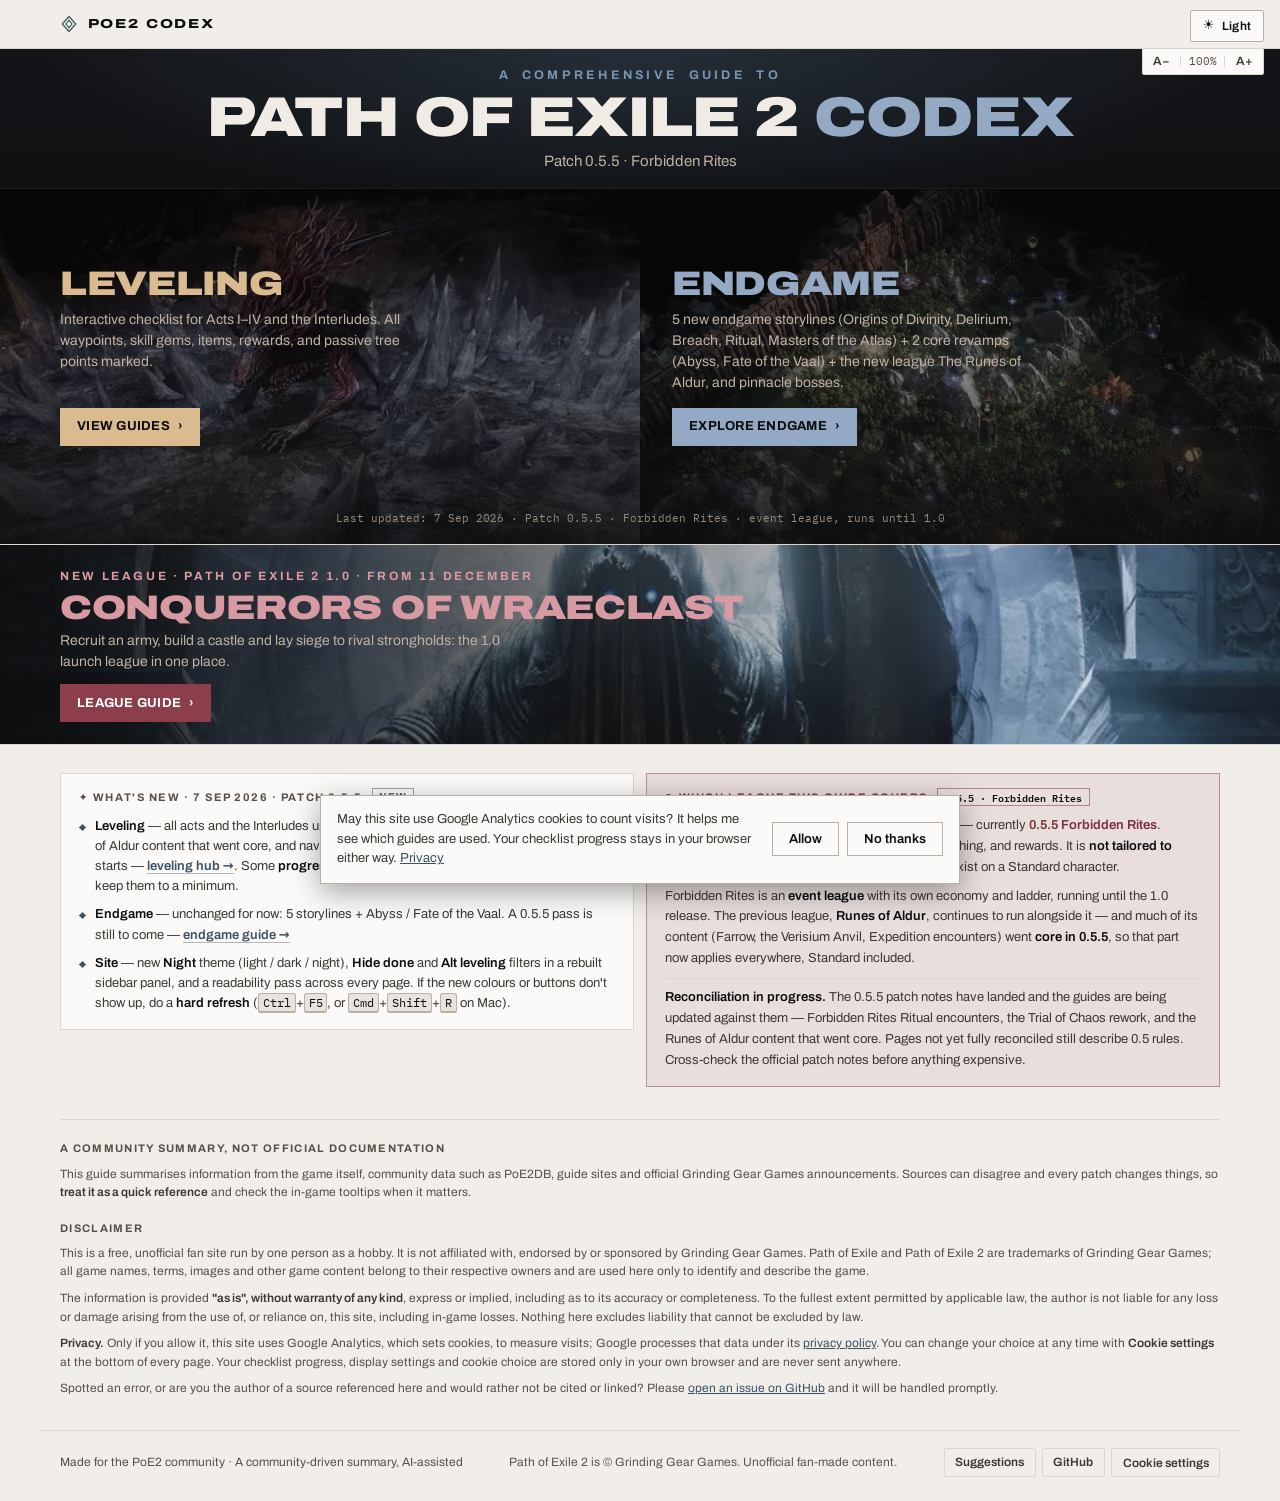
<file: index.html>
<!--
  PoE2 Codex — Landing page (hero-card redesign)
  Copyright (c) 2026 domistae
  Licensed under the MIT License — see LICENSE for the full text.
  Source: https://github.com/domistae/poe2-leveling
  Live site: https://domistae.github.io/poe2-leveling/

  You are free to use, modify, and redistribute this code, including for
  commercial purposes. You MUST preserve this notice and provide attribution
  to the original source. See README.md for full attribution requirements.
-->
<!DOCTYPE html>
<html lang="en">
<head>
    <meta charset="UTF-8">
    <meta name="viewport" content="width=device-width, initial-scale=1.0">
    <meta http-equiv="Content-Security-Policy" content="default-src 'self'; script-src 'self' https://www.googletagmanager.com; style-src 'self' 'unsafe-inline'; font-src 'self'; img-src 'self' data: https://*.google-analytics.com https://*.googletagmanager.com; connect-src 'self' https://*.google-analytics.com https://*.analytics.google.com https://*.googletagmanager.com; object-src 'none'; base-uri 'self'; form-action 'none'">
    <meta name="referrer" content="strict-origin-when-cross-origin">
    <title>PoE2 Guide 0.5.5 — Campaign Leveling &amp; Endgame</title>
    <meta name="description" content="PoE2 Patch 0.5.5 (Forbidden Rites): free Path of Exile 2 guide | PoE 2 campaign leveling and Endgame Atlas. By a player for the community.">
    <meta name="author" content="domistae">
    <meta name="theme-color" content="#181410">
    <link rel="canonical" href="https://domistae.github.io/poe2-leveling/">

    <meta property="og:type" content="website">
    <meta property="og:site_name" content="PoE2 Leveling Guide">
    <meta property="og:title" content="PoE2 Guide 0.5.5 — Campaign Leveling & Endgame">
    <meta property="og:description" content="PoE2 Patch 0.5.5 (Forbidden Rites): a free interactive Path of Exile 2 guide covering campaign leveling with progress tracking and Endgame Atlas progression. Made by a player, for the community.">
    <meta property="og:url" content="https://domistae.github.io/poe2-leveling/">
    <meta property="og:image" content="https://domistae.github.io/poe2-leveling/og-image.png">
    <meta property="og:image:width" content="1200">
    <meta property="og:image:height" content="630">
    <meta property="og:image:alt" content="Path of Exile 2 Leveling Guide — Interactive checklist for Patch 0.5.5 Forbidden Rites">

    <meta name="twitter:card" content="summary_large_image">
    <meta name="twitter:title" content="PoE2 Guide 0.5.5 — Campaign Leveling & Endgame">
    <meta name="twitter:description" content="PoE2 Patch 0.5.5 (Forbidden Rites): a free interactive Path of Exile 2 guide covering campaign leveling with progress tracking and Endgame Atlas progression. Made by a player, for the community.">
    <meta name="twitter:image" content="https://domistae.github.io/poe2-leveling/og-image.png">

    <meta name="google-site-verification" content="97--Tcu6ftMsekIsByOualijpqUhXa_pOvMME-dgzXM">
    <script src="assets/analytics.js" defer></script>
    <link rel="stylesheet" href="assets/fonts/fonts.css">

    <script src="assets/site.js"></script>

    <link rel="stylesheet" href="assets/base.css">
    <style>
/* ─── Home page — 2027 look. Text is unchanged; only layout + styling. ─── */
body { overflow-x: hidden; }
a { color: inherit; }

/* Top bar (wordmark left, theme toggle floats right as on every page) */
.home-bar {
    position: relative; z-index: 5;
    max-width: 1200px; margin: 0 auto;
    min-height: 48px; padding: 0 7.5rem 0 1.25rem;
    display: flex; align-items: center;
}
.home-mark {
    font-family: var(--font-display); font-variation-settings: 'wdth' 125;
    font-weight: 800; font-size: 0.8125rem; letter-spacing: 0.14em; text-transform: uppercase;
    color: var(--text-primary); text-decoration: none;
    display: inline-flex; align-items: center; gap: 0.6rem;
}
.home-mark svg { color: var(--gold); }

/* ─── MASTHEAD: the site title on its own band (no artwork behind it) ───
   Dark slate from the design palette: soft #3c5163 glow over #141518 → #0f1012. */
.masthead {
    position: relative; color: #ece6df; padding: 1.05rem 1.25rem 0.95rem;
    border-top: 1px solid var(--border-subtle);
    background:
        radial-gradient(ellipse 65% 170% at 50% 0%, rgba(60,81,99,.42) 0%, rgba(60,81,99,0) 72%),
        linear-gradient(180deg, #141518 0%, #0f1012 100%);
}

/* ─── HERO: Leveling + Endgame on their artwork, dark in both themes ─── */
.hero {
    position: relative; overflow: hidden;
    background: #0d0d0e; color: #ece6df;
    border-top: 1px solid rgba(236,230,223,.07);
    border-bottom: 1px solid var(--border-subtle);
}
.hero-art { position: absolute; inset: 0; display: flex; }
.hero-art span { position: relative; flex: 1; overflow: hidden; }
/* the picture sits on ::before so it can zoom inside its own half on hover */
.hero-art span::before {
    content: ''; position: absolute; inset: 0;
    background: var(--art) var(--art-pos) / cover no-repeat;
    filter: saturate(.7) brightness(.8); transition: transform .4s, filter .4s;
}
.hero-art .left  { --art: url('img/card-leveling.webp'); --art-pos: 42% center; }
.hero-art .right { --art: url('img/card-endgame.webp');  --art-pos: center; }
.hero:has(.hero-card--leveling:hover) .hero-art .left::before,
.hero:has(.hero-card--endgame:hover) .hero-art .right::before { transform: scale(1.04); filter: saturate(.75) brightness(.92); }
.hero::after {
    content: ''; position: absolute; inset: 0; pointer-events: none;
    background: linear-gradient(180deg, rgba(13,13,14,.5) 0%, rgba(13,13,14,.3) 45%, rgba(13,13,14,.85) 100%);
}
.hero-inner {
    position: relative; z-index: 1;
    max-width: 1200px; margin: 0 auto;
    padding: 5rem 1.25rem 4rem;
}
.codex-header { text-align: center; display: flex; flex-direction: column; align-items: center; gap: 0.35rem; }
.codex-eyebrow {
    font-size: 0.78125rem; font-weight: 700; letter-spacing: 0.26em; text-transform: uppercase;
    color: #7993b1;
}
.codex-title-line {
    margin: 0; display: flex; flex-wrap: wrap; justify-content: center; gap: 0 0.28em;
    font-family: var(--font-display); font-variation-settings: 'wdth' 125;
    font-weight: 900; font-size: clamp(1.9rem, calc(4.4vw * var(--user-font-scale, 1)), 3.5rem * var(--user-font-scale, 1)); line-height: 0.95; letter-spacing: -0.015em;
}
.codex-wordmark { color: #f0ebe5; }
.codex-title { color: #93a9c4; }
.codex-tagline { font-size: 0.9375rem; color: #bfb2a5; margin: 0; }

/* Two fixed columns; they stack at the same breakpoint as the artwork below,
   so each card always sits on its own image. */
.hero-grid {
    display: grid; grid-template-columns: 1fr 1fr;
    gap: 1.75rem 4rem;
}
/* Each entry has its own colour for title and button (design palette, Night):
   Leveling tan, Endgame steel blue, League burgundy as on the act pages
   (the League colours sit in the .league-banner rule further down). */
.hero-card--leveling { --accent: #d9bb8f; --accent-title: #d9bb8f; --accent-ink: #0d0d0e; }
.hero-card--endgame  { --accent: #93a9c4; --accent-title: #93a9c4; --accent-ink: #0d0d0e; }
.hero-card { display: flex; flex-direction: column; gap: 0.6rem; text-decoration: none; color: #ece6df; }
.hero-card-title {
    margin: 0; font-family: var(--font-display); font-variation-settings: 'wdth' 125;
    font-weight: 900; font-size: 2.125rem; line-height: 0.9; letter-spacing: -0.01em; color: var(--accent-title);
}
.hero-card-desc { margin: 0 0 0.3rem; font-size: 0.875rem; line-height: 1.5; color: #bfb2a5; max-width: 46ch; }
/* margin-top: auto pins the button to the bottom of its card, so both cards'
   buttons line up however long each description is */
.hero-cta {
    align-self: flex-start; margin-top: auto;
    display: inline-flex; align-items: center; gap: 0.5rem;
    height: 38px; padding: 0 1rem;
    font-size: 0.8125rem; font-weight: 700; letter-spacing: 0.02em;
    background: var(--accent); color: var(--accent-ink); border: 1px solid var(--accent);
    transition: filter .15s;
}
.hero-card:hover .hero-cta, .league-banner:hover .hero-cta { filter: brightness(1.15); }
.hero-cta-arrow { font-weight: 700; }

/* ─── LEAGUE BANNER: full width under the hero, dark in both themes ───
   Seasonal: text in the markup, picture in .league-banner-art. */
.league-banner {
    --accent: #8c3f4a; --accent-title: #d79aa3; --accent-ink: #ffffff;
    position: relative; display: block; overflow: hidden;
    background: #0d0d0e; color: #ece6df; text-decoration: none;
    border-bottom: 1px solid var(--border-subtle);
}
.league-banner-art {
    position: absolute; inset: 0;
    /* picture: img/card-league.webp (seasonal), darkened on the left behind the text */
    background:
        linear-gradient(90deg, rgba(13,13,14,.88) 0%, rgba(13,13,14,.62) 38%, rgba(13,13,14,.12) 70%, rgba(13,13,14,0) 100%),
        url('img/card-league.webp') center 30% / cover no-repeat,
        #160f12;
    transition: transform .4s, filter .4s;
}
.league-banner:hover .league-banner-art { transform: scale(1.04); filter: brightness(1.15); }
.league-banner-inner {
    position: relative; max-width: 1200px; margin: 0 auto; min-height: 168px;
    padding: 1.35rem 1.25rem; display: flex; flex-direction: column; justify-content: center; gap: 0.45rem;
}
.league-banner-eyebrow {
    font-size: 0.75rem; font-weight: 700; letter-spacing: 0.22em; text-transform: uppercase; color: #d79aa3;
}
.league-banner-title {
    font-family: var(--font-display); font-variation-settings: 'wdth' 125;
    font-weight: 900; font-size: 2.125rem; line-height: 0.9; letter-spacing: -0.01em; color: var(--accent-title);
}
.league-banner-desc { font-size: 0.875rem; line-height: 1.5; color: #bfb2a5; max-width: 60ch; margin-bottom: 0.3rem; }
.league-banner .hero-cta { margin-top: 0; }
.codex-updated {
    position: relative; z-index: 1; text-align: center;
    font-family: var(--font-mono); font-size: 0.6875rem; color: #948a80;
    padding: 0 1.25rem 1.1rem;
}

/* ─── BELOW THE HERO ─── */
.codex-page { position: relative; z-index: 2; max-width: 1200px; margin: 0 auto; padding: 1.75rem 1.25rem 1rem; }
.home-cols {
    display: grid; grid-template-columns: repeat(auto-fit, minmax(min(380px, 100%), 1fr));
    gap: 0.75rem; align-items: start;
}

/* What's new */
.whats-new {
    background: var(--bg-surface); border: 1px solid var(--border-subtle);
    padding: 0.9rem 1.1rem 1rem; margin: 0;
}
.whats-new-header { display: flex; align-items: center; gap: 0.55rem; margin-bottom: 0.6rem; flex-wrap: wrap; }
.whats-new-label { color: var(--text-muted); font-size: 0.6875rem; letter-spacing: 0.14em; text-transform: uppercase; font-weight: 700; }
.whats-new-badge {
    color: var(--gold); border: 1px solid color-mix(in srgb, currentColor 50%, transparent);
    font-size: 0.625rem; font-weight: 700; letter-spacing: 0.08em; padding: 0 0.4rem; line-height: 1.6;
    text-transform: uppercase;
}
.whats-new-list { list-style: none; padding: 0; margin: 0; display: flex; flex-direction: column; gap: 0.5rem; }
.whats-new-item { font-size: 0.8125rem; color: var(--text-body); line-height: 1.55; padding-left: 1rem; position: relative; }
.whats-new-item::before {
    content: ''; position: absolute; left: 0.1rem; top: 0.55rem;
    width: 5px; height: 5px; background: var(--gold); transform: rotate(45deg);
}
.whats-new-item strong { color: var(--text-primary); font-weight: 600; }
.whats-new-item a {
    color: var(--gold); text-decoration: none; font-weight: 600;
    border-bottom: 1px solid color-mix(in srgb, currentColor 40%, transparent);
}
.whats-new-item a:hover { color: var(--text-primary); }

/* League scope — the one burgundy element */
.league-scope {
    background: var(--overlay-plum);
    border: 1px solid color-mix(in srgb, var(--plum) 45%, transparent);
    padding: 0.9rem 1.1rem 1rem; margin: 0;
}
.league-scope-header { display: flex; align-items: center; gap: 0.55rem; margin-bottom: 0.55rem; flex-wrap: wrap; }
.league-scope-label {
    color: var(--plum); font-size: 0.6875rem; letter-spacing: 0.14em; text-transform: uppercase; font-weight: 700;
    display: inline-flex; align-items: center; gap: 0.45rem;
}
.league-scope-label::before { content: ''; width: 7px; height: 7px; border-radius: 50%; background: var(--plum); }
.league-scope-badge {
    color: var(--text-primary); border: 1px solid color-mix(in srgb, var(--plum) 50%, transparent);
    font-family: var(--font-mono); font-size: 0.625rem; font-weight: 600; padding: 0 0.4rem; line-height: 1.6;
}
.league-scope p { font-size: 0.8125rem; line-height: 1.6; color: var(--text-body); margin: 0 0 0.5rem; }
.league-scope p:last-child { margin-bottom: 0; }
.league-scope strong { color: var(--text-primary); font-weight: 600; }
.league-scope em { color: var(--plum); font-style: normal; font-weight: 600; }

/* Disclaimer */
.disclaimer-block { margin: 2rem 0 1rem; padding: 1.25rem 0 0; border-top: 1px solid var(--border-subtle); }
.disclaimer-block h3 {
    color: var(--text-muted); font-size: 0.6875rem; letter-spacing: 0.12em; text-transform: uppercase;
    margin: 0 0 0.45rem; font-weight: 700;
}
.disclaimer-block h3:not(:first-child) { margin-top: 1.1rem; }
.disclaimer-block p { font-size: 0.75rem; color: var(--text-muted); line-height: 1.55; margin: 0 0 0.5rem; }
.disclaimer-block p:last-child { margin-bottom: 0; }
.disclaimer-block strong { color: var(--text-body); font-weight: 600; }
.disclaimer-block a { color: var(--gold); text-decoration: underline; }
.disclaimer-block a:hover { color: var(--text-primary); }

/* Footer */
.site-footer {
    position: relative; z-index: 2; max-width: 1200px; margin: 0 auto;
    padding: 1.1rem 1.25rem 1.5rem; border-top: 1px solid var(--border-subtle);
    color: var(--text-muted); font-size: 0.75rem; line-height: 1.55;
    display: flex; flex-wrap: wrap; align-items: center; justify-content: space-between; gap: 0.5rem 1.25rem;
}
.site-footer-links { display: flex; gap: 0.4rem; flex-wrap: wrap; order: 3; }
.site-footer-link {
    color: var(--text-body); text-decoration: none; font-size: 0.75rem; font-weight: 600;
    padding: 0.25rem 0.65rem; border: 1px solid var(--border-subtle); border-radius: 2px;
}
.site-footer-link:hover { color: var(--text-primary); border-color: var(--border-accent); }
.site-footer-disclaimer { font-size: 0.75rem; color: var(--text-dim); }

/* ─── TABLET / MOBILE ─── */
@media (max-width: 820px) {
    .hero-grid { grid-template-columns: 1fr; gap: 3rem; }
    /* Stack the artwork with the cards: leveling art on top, endgame below. */
    .hero-art { flex-direction: column; }
    .hero-art .left  { flex: 1.15; --art-pos: center 40%; }
    .hero-art .right { flex: 1; --art-pos: center 70%; }
}
@media (max-width: 760px) {
    .masthead { padding: 1rem 1rem 0.9rem; }
    .hero-inner { padding: 3.25rem 1rem 2.75rem; }
    .hero-card-title, .league-banner-title { font-size: 1.75rem; }
    .league-banner-inner { min-height: 0; padding: 1.5rem 1rem; }
    /* text spans the whole width here, so darken the picture evenly */
    .league-banner-art {
        background:
            linear-gradient(180deg, rgba(13,13,14,.6) 0%, rgba(13,13,14,.74) 100%),
            url('img/card-league.webp') 60% 30% / cover no-repeat,
            #160f12;
    }
    .codex-page { padding: 1.25rem 1rem 1rem; }
    .site-footer { flex-direction: column; align-items: flex-start; }
    .site-footer-links { order: 0; }
}
@media (max-width: 560px) {
    .home-bar { padding: 0 5.5rem 0 1rem; min-height: 46px; }
    .codex-eyebrow { font-size: 0.6875rem; letter-spacing: 0.2em; }
    .theme-toggle { top: 0.45rem; right: 0.5rem; }
}
    </style>
</head>
<body>

    <!-- Theme toggle (matches sitewide contract: key 'poe2-theme') -->
    <button type="button" class="theme-toggle" aria-label="Toggle theme">
        <span class="icon" id="theme-icon">☾</span>
        <span id="theme-label">Night</span>
    </button>

    <div class="home-bar">
        <a href="index.html" class="home-mark" aria-label="PoE2 Codex home">
            <svg width="18" height="18" viewBox="0 0 24 24" fill="none" stroke="currentColor" stroke-width="1.6" aria-hidden="true"><path d="M12 2 L21 12 L12 22 L3 12 Z"/><path d="M12 7 L16 12 L12 17 L8 12 Z"/></svg>
            PoE2 Codex
        </a>
    </div>

    <!-- ╔══ MASTHEAD ═════════════════════════════════════════════════════ ╗ -->
    <section class="masthead" aria-label="Path of Exile 2 Codex">
        <header class="codex-header">
            <div class="codex-eyebrow">A&nbsp;&nbsp;COMPREHENSIVE&nbsp;&nbsp;GUIDE&nbsp;&nbsp;TO</div>
            <h1 class="codex-title-line"><span class="codex-wordmark">PATH OF EXILE 2</span> <span class="codex-title">CODEX</span></h1>
            <p class="codex-tagline">Patch 0.5.5 · Forbidden Rites</p>
        </header>
    </section>

    <!-- ╔══ HERO · Leveling + Endgame ═══════════════════════════════════ ╗ -->
    <section class="hero" aria-label="Guides">
        <div class="hero-art" aria-hidden="true"><span class="left"></span><span class="right"></span></div>
        <div class="hero-inner">
            <div class="hero-grid">
                <a href="poe2_leveling_guide.html" class="hero-card hero-card--leveling">
                    <h2 class="hero-card-title">LEVELING</h2>
                    <p class="hero-card-desc">
                        Interactive checklist for Acts&nbsp;I–IV and the Interludes.
                        All waypoints, skill gems, items, rewards, and passive&nbsp;tree
                        points marked.
                    </p>
                    <span class="hero-cta">VIEW GUIDES <span class="hero-cta-arrow">›</span></span>
                </a>
                <a href="poe2_endgame_guide.html" class="hero-card hero-card--endgame">
                    <h2 class="hero-card-title">ENDGAME</h2>
                    <p class="hero-card-desc">
                        5 new endgame storylines (Origins of Divinity, Delirium, Breach, Ritual,
                        Masters of the Atlas) + 2 core revamps (Abyss, Fate of the Vaal) +
                        the new league The Runes of Aldur, and pinnacle bosses.
                    </p>
                    <span class="hero-cta">EXPLORE ENDGAME <span class="hero-cta-arrow">›</span></span>
                </a>
            </div>
        </div>
        <div class="codex-updated">Last updated: 7 Sep 2026 · Patch 0.5.5 · Forbidden Rites · event league, runs until 1.0</div>
    </section>

    <!-- ╔══ LEAGUE BANNER · seasonal: update the text (and picture) each league ══ ╗ -->
    <a href="poe2_league_guide.html" class="league-banner">
        <span class="league-banner-art" aria-hidden="true"></span>
        <span class="league-banner-inner">
            <span class="league-banner-eyebrow">New league · Path of Exile 2 1.0 · from 11 December</span>
            <span class="league-banner-title">CONQUERORS OF WRAECLAST</span>
            <span class="league-banner-desc">
                Recruit an army, build a castle and lay siege to rival strongholds: the 1.0 launch league in one place.
            </span>
            <span class="hero-cta">LEAGUE GUIDE <span class="hero-cta-arrow">›</span></span>
        </span>
    </a>

    <main class="codex-page">
        <div class="home-cols">
        <!-- Reusable changelog. Add new <li class="whats-new-item"> entries on top. -->
        <aside class="whats-new" aria-label="What's new on this site">
            <div class="whats-new-header">
                <span class="whats-new-label">✦ What's New · 7 Sep 2026 · Patch 0.5.5</span>
                <span class="whats-new-badge">New</span>
            </div>
            <ul class="whats-new-list">
                <li class="whats-new-item">
                    <strong>Leveling</strong> — all acts and the Interludes updated for <strong>0.5.5</strong>:
                    Forbidden Rites Rituals, the Runes of Aldur content that went core, and navigation cues moved
                    into the zone where each one starts — <a href="poe2_leveling_guide.html">leveling hub →</a>.
                    Some <strong>progress resets</strong> may be needed as steps are re-sorted; I'll keep them to a minimum.
                </li>
                <li class="whats-new-item">
                    <strong>Endgame</strong> — unchanged for now: 5 storylines + Abyss / Fate of the Vaal.
                    A 0.5.5 pass is still to come — <a href="poe2_endgame_guide.html">endgame guide →</a>
                </li>
                <li class="whats-new-item">
                    <strong>Site</strong> — new <strong>Night</strong> theme (light / dark / night),
                    <strong>Hide done</strong> and <strong>Alt leveling</strong> filters in a rebuilt sidebar panel,
                    and a readability pass across every page. If the new colours or buttons don't show up,
                    do a <strong>hard refresh</strong> (<kbd>Ctrl</kbd>+<kbd>F5</kbd>, or <kbd>Cmd</kbd>+<kbd>Shift</kbd>+<kbd>R</kbd> on Mac).
                </li>
            </ul>
        </aside>

        <!-- Update the badge + first paragraph whenever a new league goes live. -->
        <aside class="league-scope" aria-label="Which league this guide covers">
            <div class="league-scope-header">
                <span class="league-scope-label">Which League This Guide Covers</span>
                <span class="league-scope-badge">0.5.5 · Forbidden Rites</span>
            </div>
            <p>
                This site always tracks the <strong>most recent live league</strong> — currently
                <em>0.5.5 Forbidden Rites</em>. Everything here is written for that league's rules,
                pathing, and rewards. It is <strong>not tailored to Standard</strong>, and league-specific
                mechanics will not exist on a Standard character.
            </p>
            <p>
                Forbidden Rites is an <strong>event league</strong> with its own economy and ladder, running
                until the 1.0 release. The previous league, <strong>Runes of Aldur</strong>, continues to run
                alongside it — and much of its content (Farrow, the Verisium Anvil, Expedition encounters)
                went <strong>core in 0.5.5</strong>, so that part now applies everywhere, Standard included.
            </p>
            <p style="border-top: 1px solid var(--border-subtle); padding-top: 0.5rem; margin-top: 0.6rem;">
                <strong>Reconciliation in progress.</strong> The 0.5.5 patch notes have landed and the guides are
                being updated against them — Forbidden Rites Ritual encounters, the Trial of Chaos rework, and the
                Runes of Aldur content that went core. Pages not yet fully reconciled still describe 0.5 rules.
                Cross-check the official patch notes before anything expensive.
            </p>
        </aside>
        </div>

        <section class="disclaimer-block" aria-label="Disclaimer and sources">
            <h3>A Community Summary, Not Official Documentation</h3>
            <p>
                This guide summarises information from the game itself, community data such as PoE2DB, guide sites
                and official Grinding Gear Games announcements. Sources can disagree and every patch changes things,
                so <strong>treat it as a quick reference</strong> and check the in-game tooltips when it matters.
            </p>

            <h3>Disclaimer</h3>
            <p>
                This is a free, unofficial fan site run by one person as a hobby. It is not affiliated with,
                endorsed by or sponsored by Grinding Gear Games. Path of Exile and Path of Exile 2 are trademarks
                of Grinding Gear Games; all game names, terms, images and other game content belong to their
                respective owners and are used here only to identify and describe the game.
            </p>
            <p>
                The information is provided <strong>"as is", without warranty of any kind</strong>, express or
                implied, including as to its accuracy or completeness. To the fullest extent permitted by applicable
                law, the author is not liable for any loss or damage arising from the use of, or reliance on, this
                site, including in-game losses. Nothing here excludes liability that cannot be excluded by law.
            </p>
            <p id="privacy">
                <strong>Privacy.</strong> Only if you allow it, this site uses Google Analytics, which sets cookies,
                to measure visits; Google processes that data under its <a href="https://policies.google.com/privacy" target="_blank" rel="noopener noreferrer">privacy
                policy</a>. You can change your choice at any time with <strong>Cookie settings</strong> at the bottom
                of every page. Your checklist progress, display settings and cookie choice are stored only in your
                own browser and are never sent anywhere.
            </p>
            <p>
                Spotted an error, or are you the author of a source referenced here and would rather not be cited
                or linked? Please <a href="https://github.com/domistae/poe2-leveling/issues/new" target="_blank" rel="noopener noreferrer">open
                an issue on GitHub</a> and it will be handled promptly.
            </p>
        </section>

    </main>

    <footer class="site-footer">
        <div class="site-footer-tag">Made for the PoE2 community · A community-driven summary, AI-assisted</div>
        <div class="site-footer-links">
            <a href="https://github.com/domistae/poe2-leveling/issues/new" class="site-footer-link">Suggestions</a>
            <a href="https://github.com/domistae/poe2-leveling" class="site-footer-link">GitHub</a>
        </div>
        <div class="site-footer-disclaimer">Path of Exile 2 is © Grinding Gear Games. Unofficial fan-made content.</div>
    </footer>
</body>
</html>
</file>
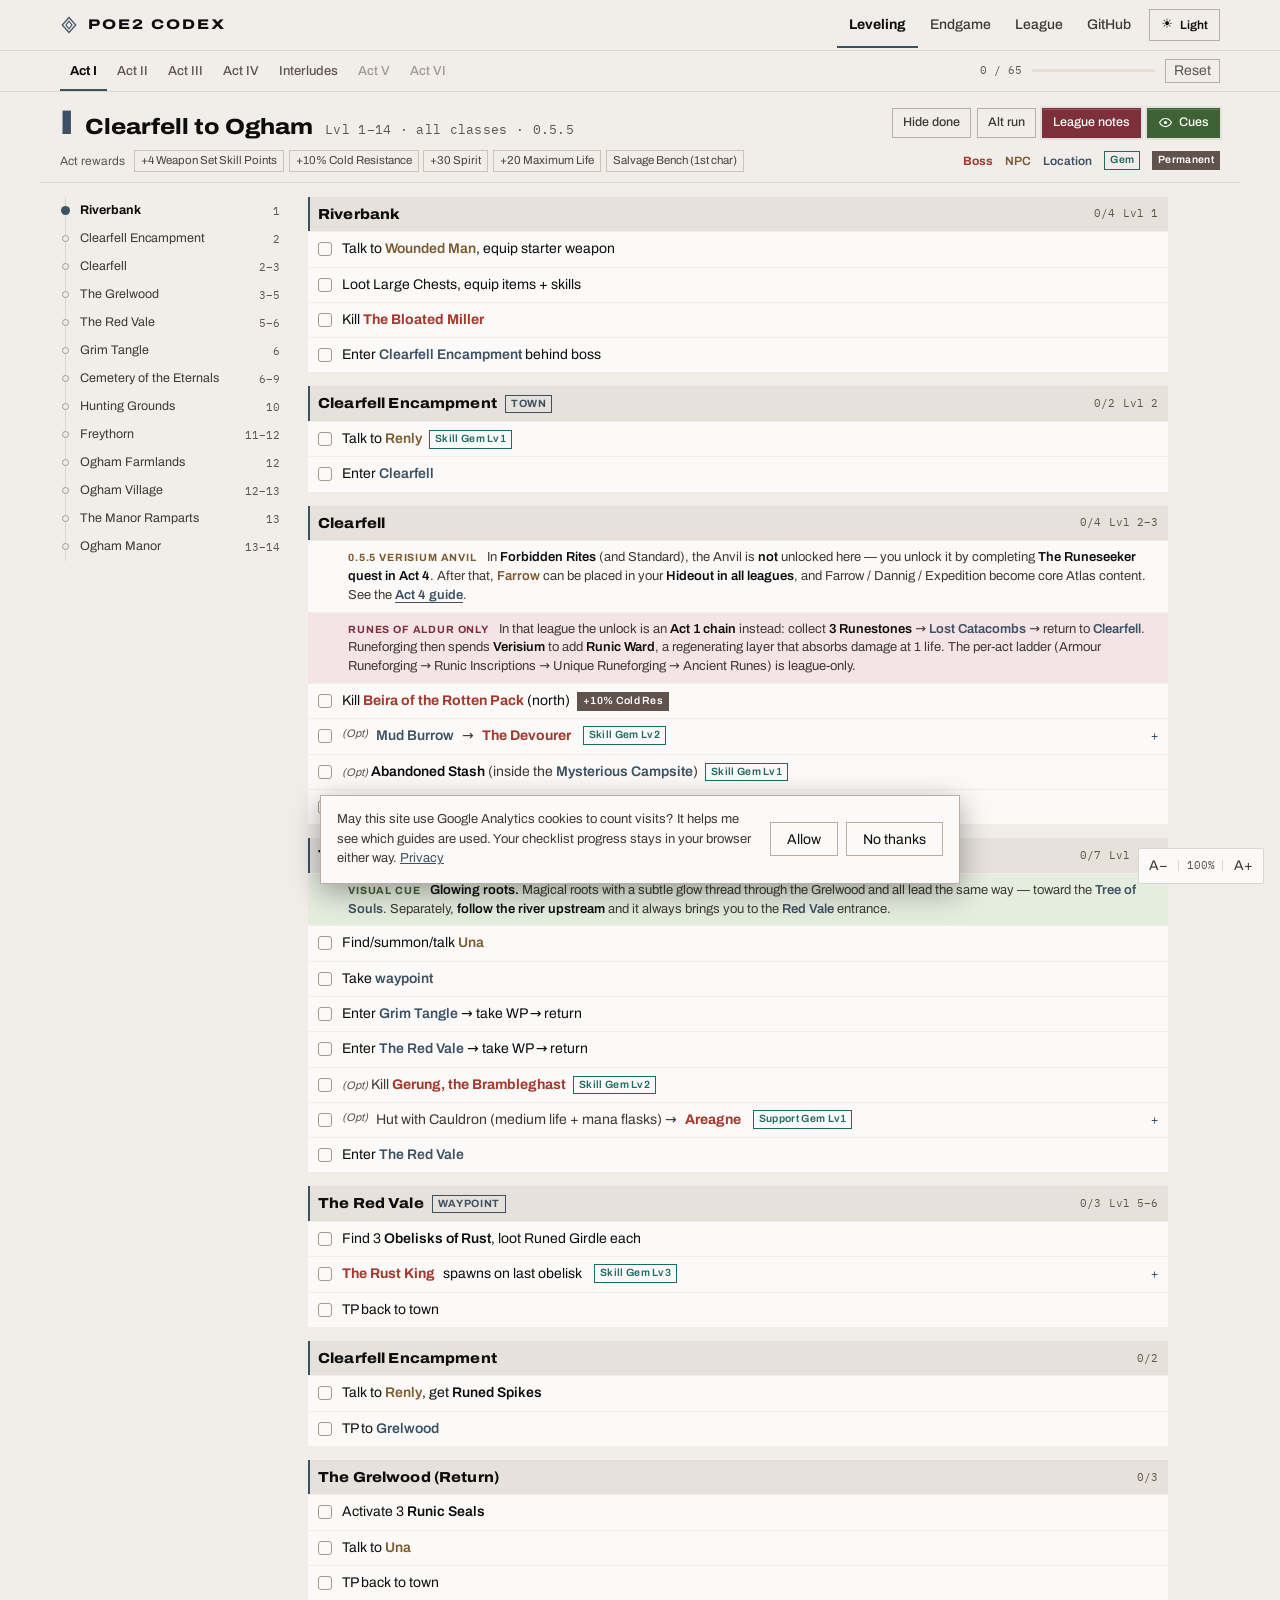
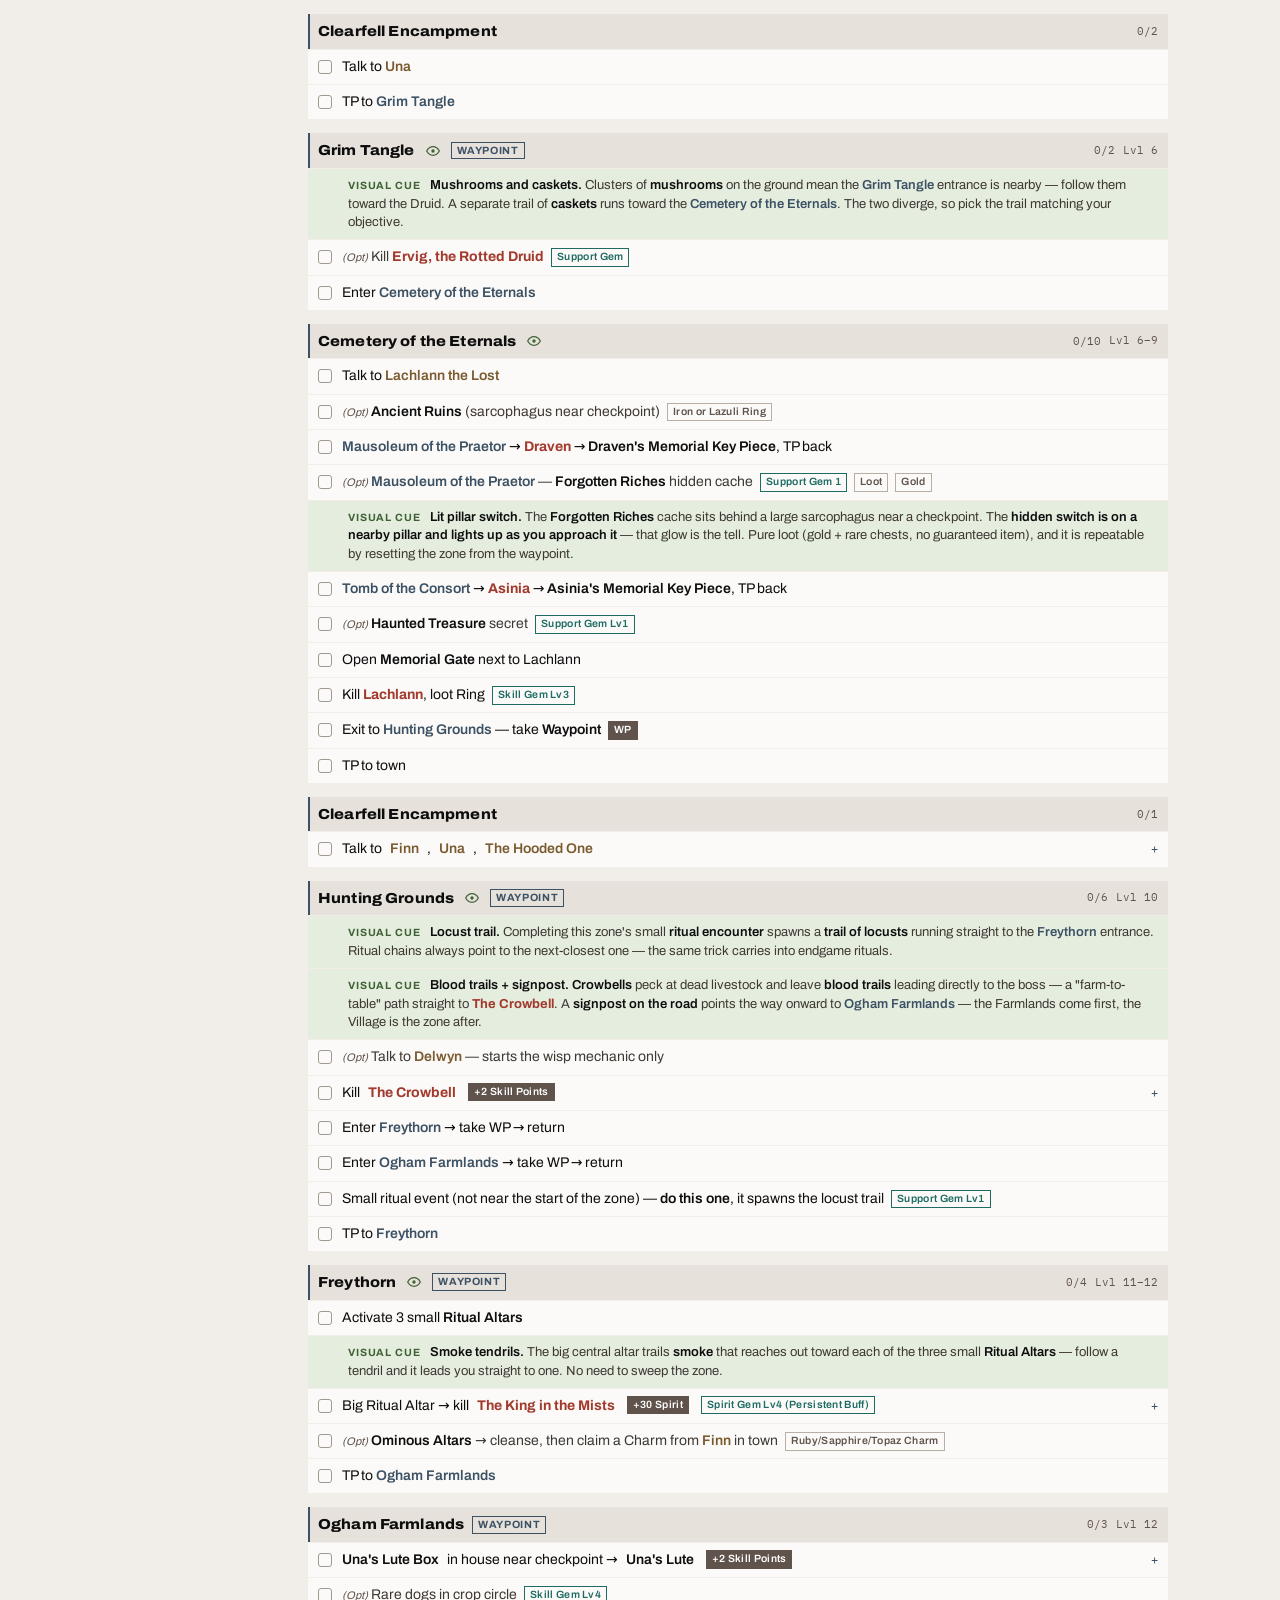
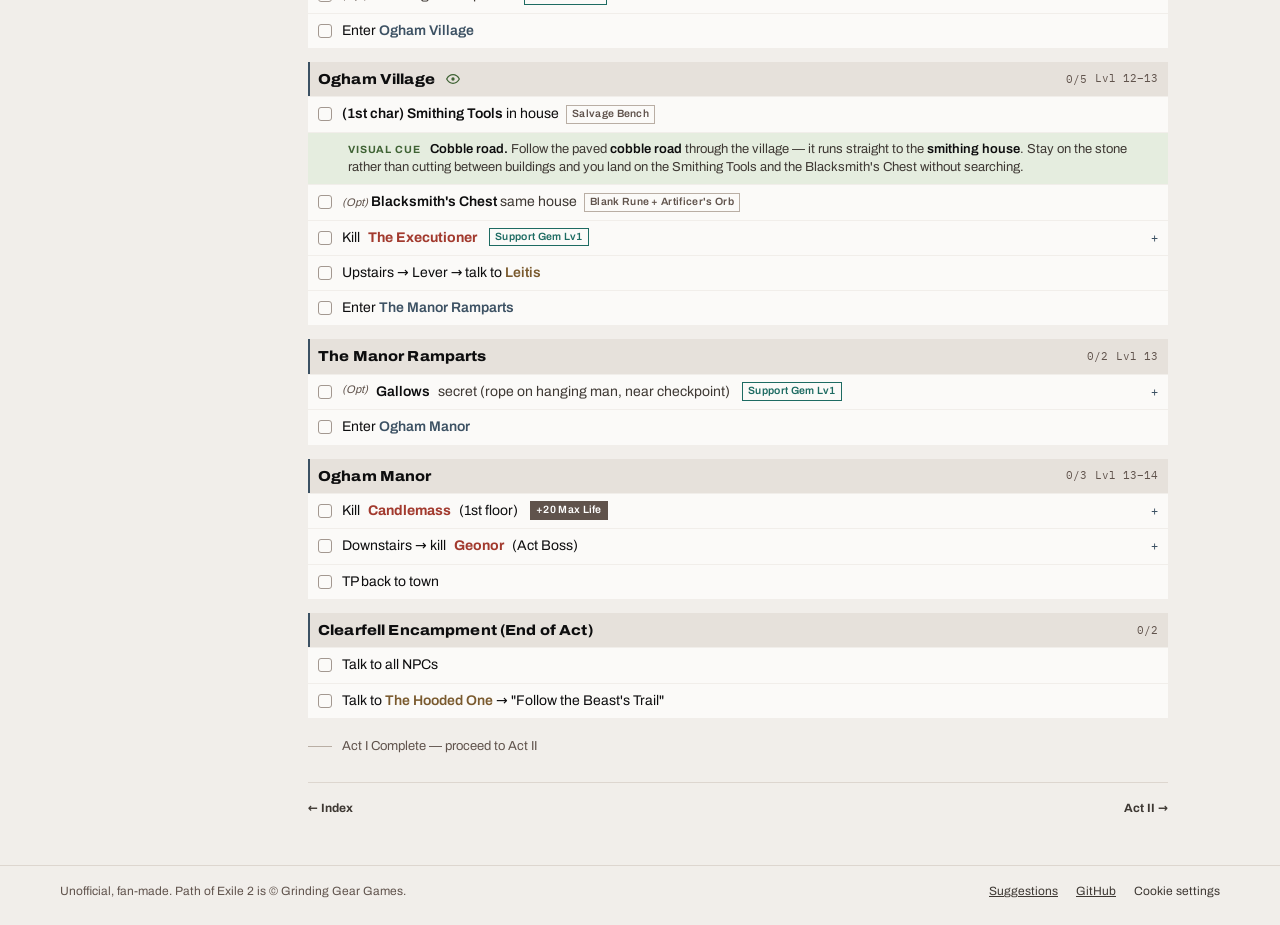
<file: poe2_act1_guide.html>
<!--
  PoE2 Leveling Campaign & Endgame Guide — Act I — Clearfell to Ogham Manor
  Copyright (c) 2026 domistae
  Licensed under the MIT License — see LICENSE for the full text.
  Source: https://github.com/domistae/poe2-leveling
  Live site: https://domistae.github.io/poe2-leveling/

  You are free to use, modify, and redistribute this code, including for commercial purposes.
  You MUST preserve this notice and provide attribution to the original source.
  See README.md for full attribution requirements.
-->
<!DOCTYPE html>
<html lang="en">
<head>
    <meta charset="UTF-8">
    <meta name="viewport" content="width=device-width, initial-scale=1.0">
    <meta http-equiv="Content-Security-Policy" content="default-src 'self'; script-src 'self' https://www.googletagmanager.com; style-src 'self' 'unsafe-inline'; font-src 'self'; img-src 'self' data: https://*.google-analytics.com https://*.googletagmanager.com; connect-src 'self' https://*.google-analytics.com https://*.analytics.google.com https://*.googletagmanager.com; object-src 'none'; base-uri 'self'; form-action 'none'">
    <meta name="referrer" content="strict-origin-when-cross-origin">
    <title>PoE 2 Act 1 Walkthrough — Clearfell to Ogham (Patch 0.5.5)</title>
    <meta name="description" content="Path of Exile 2 Act 1 walkthrough with progress tracking. Optimal routing, all skill points and permanent rewards from Clearfell to Ogham Manor. Patch 0.5.5 (Forbidden Rites).">
    <meta name="author" content="domistae">
    <meta name="theme-color" content="#181410">
    <link rel="canonical" href="https://domistae.github.io/poe2-leveling/poe2_act1_guide.html">

    <meta property="og:type" content="article">
    <meta property="og:site_name" content="PoE 2 Leveling Guide">
    <meta property="og:title" content="PoE 2 Act 1 Walkthrough — Clearfell to Ogham (Patch 0.5.5)">
    <meta property="og:description" content="Optimal Act 1 routing with progress tracking — Clearfell to Ogham, all skill points and permanent rewards. Patch 0.5.5.">
    <meta property="og:url" content="https://domistae.github.io/poe2-leveling/poe2_act1_guide.html">
    <meta property="og:image" content="https://domistae.github.io/poe2-leveling/og-image.png">
    <meta property="og:image:width" content="1200">
    <meta property="og:image:height" content="630">
    <meta property="og:image:alt" content="Path of Exile 2 Act 1 Walkthrough — Clearfell to Ogham Manor (Patch 0.5.5)">

    <meta name="twitter:card" content="summary_large_image">
    <meta name="twitter:title" content="PoE 2 Act 1 Walkthrough — Clearfell to Ogham (Patch 0.5.5)">
    <meta name="twitter:description" content="Optimal Act 1 routing with progress tracking — Clearfell to Ogham, all skill points and permanent rewards. Patch 0.5.5.">
    <meta name="twitter:image" content="https://domistae.github.io/poe2-leveling/og-image.png">

    <meta name="google-site-verification" content="97--Tcu6ftMsekIsByOualijpqUhXa_pOvMME-dgzXM">
    <script src="assets/analytics.js" defer></script>
    <link rel="stylesheet" href="assets/fonts/fonts.css">
    <script src="assets/site.js"></script>
    <link rel="stylesheet" href="assets/base.css">
    <link rel="stylesheet" href="assets/checklist.css">
    <link rel="stylesheet" href="assets/skin.css">
    <link rel="stylesheet" href="assets/act.css">
</head>
<body class="act-page" data-progress-key="poe2-act1-v05" data-reset-label="Act I">
    <header class="site-head">
        <div class="site-head-row">
            <a href="index.html" class="brand">
                <svg width="18" height="18" viewBox="0 0 24 24" fill="none" stroke="currentColor" stroke-width="1.6" aria-hidden="true"><path d="M12 2 L21 12 L12 22 L3 12 Z"/><path d="M12 7 L16 12 L12 17 L8 12 Z"/></svg>
                <span>POE2 CODEX</span>
            </a>
            <nav class="site-nav" aria-label="Main">
                <a href="poe2_leveling_guide.html" class="site-nav-link current">Leveling</a>
                <a href="poe2_endgame_guide.html" class="site-nav-link">Endgame</a>
                <a href="poe2_league_guide.html" class="site-nav-link">League</a>
                <a href="https://github.com/domistae/poe2-leveling" class="site-nav-link">GitHub</a>
                <button type="button" class="theme-toggle" aria-label="Toggle theme">
                    <span class="icon" id="theme-icon">☾</span>
                    <span id="theme-label">Night</span>
                </button>
            </nav>
        </div>
    </header>

    <nav class="act-strip" aria-label="Acts">
        <div class="act-strip-row">
            <div class="act-tabs">
            <a href="poe2_act1_guide.html" class="act-tab current" aria-current="page">Act I</a>
            <a href="poe2_act2_guide.html" class="act-tab">Act II</a>
            <a href="poe2_act3_guide.html" class="act-tab">Act III</a>
            <a href="poe2_act4_guide.html" class="act-tab">Act IV</a>
            <a href="poe2_interludes_guide.html" class="act-tab">Interludes</a>
            <span class="act-tab coming" title="Coming with 1.0">Act V</span>
            <span class="act-tab coming" title="Coming with 1.0">Act VI</span>
            </div>
            <div class="act-progress" title="Steps done on this page"><span class="act-progress-count" id="actProgressText">0 / 0</span><span class="act-progress-bar" aria-hidden="true"><span id="actProgressBar"></span></span><button type="button" class="act-reset" id="resetProgress" title="Clear progress on this page">Reset</button></div>
        </div>
    </nav>

    <div class="act-top">
        <section class="act-head">
            <div class="act-title"><span class="act-num">I</span><h1>Clearfell to Ogham</h1><span class="act-meta">Lvl 1–14 · all classes · 0.5.5</span></div>
            <div class="act-filters" role="group" aria-label="Filters">
                <button type="button" class="view-chip" data-view="hide-completed" aria-pressed="false" title="Hide steps you have already ticked off">Hide done</button>
                <button type="button" class="view-chip" data-view="alt-leveling" aria-pressed="false" title="Alt run: only the necessary steps, everything marked (Opt) is hidden">Alt run</button>
                <button type="button" class="view-chip league" data-view="league-notes" aria-pressed="true" title="Show or hide league-only notes">League notes</button>
                <button type="button" class="view-chip cue-toggle" data-view="cue-notes" aria-pressed="true" title="Show or hide the visual cues"><svg class="eye-open" width="15" height="15" viewBox="0 0 24 24" fill="none" stroke="currentColor" stroke-width="1.8" stroke-linecap="round" aria-hidden="true"><path d="M2.5 12S6 5.5 12 5.5 21.5 12 21.5 12 18 18.5 12 18.5 2.5 12 2.5 12z"/><circle cx="12" cy="12" r="2.5" fill="currentColor" stroke="none"/></svg><svg class="eye-shut" width="15" height="15" viewBox="0 0 24 24" fill="none" stroke="currentColor" stroke-width="1.8" stroke-linecap="round" aria-hidden="true"><path d="M2.5 12S6 5.5 12 5.5 21.5 12 21.5 12 18 18.5 12 18.5 2.5 12 2.5 12z"/><path d="M4.5 4.5l15 15"/></svg><span>Cues</span></button>
            </div>
        </section>
        <div class="act-rewards">
            <span class="act-rewards-label">Act rewards</span>
            <span class="act-chip">+4 Weapon Set Skill Points</span>
            <span class="act-chip">+10% Cold Resistance</span>
            <span class="act-chip">+30 Spirit</span>
            <span class="act-chip">+20 Maximum Life</span>
            <span class="act-chip">Salvage Bench (1st char)</span>
            <span class="act-legend" role="group" aria-label="Colour key">
                <span class="lg-boss">Boss</span><span class="lg-npc">NPC</span><span class="lg-loc">Location</span><span class="lg-gem">Gem</span><span class="lg-perm">Permanent</span>
            </span>
        </div>
    </div>

    <div class="container act-body">
        <aside class="act-side">
            <nav class="zone-rail" id="zoneRail" aria-label="Zones"></nav>
        </aside>

        <main class="main">


            <!-- RIVERBANK -->
            <div class="zone-header" id="riverbank">Riverbank <span class="lvl">Lvl 1</span></div>
            <div class="step" data-step="1"><div class="step-check"><div class="checkbox"></div></div>
                <div class="step-content">Talk to <span class="npc">Wounded Man</span>, equip starter weapon</div></div>
            <div class="step" data-step="2"><div class="step-check"><div class="checkbox"></div></div>
                <div class="step-content">Loot Large Chests, equip items + skills</div></div>
            <div class="step" data-step="3"><div class="step-check"><div class="checkbox"></div></div>
                <div class="step-content">Kill <span class="boss">The Bloated Miller</span></div></div>
            <div class="step" data-step="4"><div class="step-check"><div class="checkbox"></div></div>
                <div class="step-content">Enter <span class="loc">Clearfell Encampment</span> behind boss</div></div>

            <!-- CLEARFELL ENCAMPMENT -->
            <div class="zone-header" id="encampment">Clearfell Encampment <span class="wp town">TOWN</span> <span class="lvl">Lvl 2</span></div>
            <div class="step" data-step="5"><div class="step-check"><div class="checkbox"></div></div>
                <div class="step-content">Talk to <span class="npc">Renly</span> <span class="reward-tag gem">Skill Gem Lv1</span></div></div>
            <div class="step" data-step="6"><div class="step-check"><div class="checkbox"></div></div>
                <div class="step-content">Enter <span class="loc">Clearfell</span></div></div>

            <!-- CLEARFELL -->
            <div class="zone-header" id="clearfell">Clearfell <span class="lvl">Lvl 2–3</span></div>
            <div class="note change"><span class="label">0.5.5 Verisium Anvil</span>In <strong>Forbidden Rites</strong> (and Standard), the Anvil is <strong>not</strong> unlocked here — you unlock it by completing <strong>The Runeseeker quest in Act 4</strong>. After that, <span class="npc">Farrow</span> can be placed in your <strong>Hideout in all leagues</strong>, and Farrow / Dannig / Expedition become core Atlas content. See the <a href="poe2_act4_guide.html">Act 4 guide</a>.</div>
            <div class="note league" data-league="runes-of-aldur">In that league the unlock is an <strong>Act 1 chain</strong> instead: collect <strong>3 Runestones</strong> → <span class="loc">Lost Catacombs</span> → return to <span class="loc">Clearfell</span>. Runeforging then spends <strong>Verisium</strong> to add <strong>Runic Ward</strong>, a regenerating layer that absorbs damage at 1 life. The per-act ladder (Armour Runeforging → Runic Inscriptions → Unique Runeforging → Ancient Runes) is league-only.</div>
            <div class="step" data-step="8"><div class="step-check"><div class="checkbox"></div></div>
                <div class="step-content">Kill <span class="boss">Beira of the Rotten Pack</span> (north) <span class="reward-tag">+10% Cold Res</span></div></div>
            <div class="step" data-step="9"><div class="step-check"><div class="checkbox"></div></div>
                <div class="step-content"><span class="skip">(Opt)</span> <span class="loc">Mud Burrow</span> → <span class="boss">The Devourer</span> <span class="reward-tag gem">Skill Gem Lv2</span></div></div>
            <div class="note tip">A <span class="loc">waypoint</span> sits right next to <span class="loc">Mud Burrow</span>; the bridge onward leads to <span class="loc">The Grelwood</span></div>
            <div class="note tip">After the kill, talk to <span class="npc">Renly</span> in town for a Support Gem Lv1</div>
            <div class="step" data-step="10"><div class="step-check"><div class="checkbox"></div></div>
                <div class="step-content"><span class="skip">(Opt)</span> <span class="item">Abandoned Stash</span> (inside the <span class="loc">Mysterious Campsite</span>) <span class="reward-tag gem">Skill Gem Lv1</span></div></div>
            <div class="step" data-step="11"><div class="step-check"><div class="checkbox"></div></div>
                <div class="step-content">Enter <span class="loc">The Grelwood</span></div></div>

            <!-- GRELWOOD -->
            <div class="zone-header" id="grelwood">The Grelwood <button type="button" class="cue-mark" data-view="cue-notes" aria-pressed="true" aria-label="Visual cues in this zone: show or hide" title="Visual cues in this zone — show or hide"><svg class="eye-open" width="16" height="16" viewBox="0 0 24 24" fill="none" stroke="currentColor" stroke-width="1.8" stroke-linecap="round" aria-hidden="true"><path d="M2.5 12S6 5.5 12 5.5 21.5 12 21.5 12 18 18.5 12 18.5 2.5 12 2.5 12z"/><circle cx="12" cy="12" r="2.5" fill="currentColor" stroke="none"/></svg><svg class="eye-shut" width="16" height="16" viewBox="0 0 24 24" fill="none" stroke="currentColor" stroke-width="1.8" stroke-linecap="round" aria-hidden="true"><path d="M2.5 12S6 5.5 12 5.5 21.5 12 21.5 12 18 18.5 12 18.5 2.5 12 2.5 12z"/><path d="M4.5 4.5l15 15"/></svg></button> <span class="wp">WAYPOINT</span> <span class="lvl">Lvl 3–5</span></div>
            <div class="note cue"><span class="label">Visual cue</span><strong class="cue-title">Glowing roots.</strong> Magical roots with a subtle glow thread through the Grelwood and all lead the same way — toward the <span class="loc">Tree of Souls</span>. Separately, <strong>follow the river upstream</strong> and it always brings you to the <span class="loc">Red Vale</span> entrance.</div>
            <div class="step" data-step="12"><div class="step-check"><div class="checkbox"></div></div>
                <div class="step-content">Find/summon/talk <span class="npc">Una</span></div></div>
            <div class="step" data-step="13"><div class="step-check"><div class="checkbox"></div></div>
                <div class="step-content">Take <span class="loc">waypoint</span></div></div>
            <div class="step" data-step="14"><div class="step-check"><div class="checkbox"></div></div>
                <div class="step-content">Enter <span class="loc">Grim Tangle</span> → take WP → return</div></div>
            <div class="step" data-step="15"><div class="step-check"><div class="checkbox"></div></div>
                <div class="step-content">Enter <span class="loc">The Red Vale</span> → take WP → return</div></div>
            <div class="step" data-step="16"><div class="step-check"><div class="checkbox"></div></div>
                <div class="step-content"><span class="skip">(Opt)</span> Kill <span class="boss">Gerung, the Brambleghast</span> <span class="reward-tag gem">Skill Gem Lv2</span></div></div>
            <div class="step" data-step="17"><div class="step-check"><div class="checkbox"></div></div>
                <div class="step-content"><span class="skip">(Opt)</span> Hut with Cauldron (medium life + mana flasks) → <span class="boss">Areagne</span> <span class="reward-tag gem">Support Gem Lv1</span></div></div>
            <div class="note tip">Areagne is the hardest early fight — frost bomb chills her, makes it manageable</div>
            <div class="step" data-step="18"><div class="step-check"><div class="checkbox"></div></div>
                <div class="step-content">Enter <span class="loc">The Red Vale</span></div></div>

            <!-- RED VALE -->
            <div class="zone-header" id="redvale">The Red Vale <span class="wp">WAYPOINT</span> <span class="lvl">Lvl 5–6</span></div>
            <div class="step" data-step="19"><div class="step-check"><div class="checkbox"></div></div>
                <div class="step-content">Find 3 <span class="item">Obelisks of Rust</span>, loot Runed Girdle each</div></div>
            <div class="step" data-step="20"><div class="step-check"><div class="checkbox"></div></div>
                <div class="step-content"><span class="boss">The Rust King</span> spawns on last obelisk <span class="reward-tag gem">Skill Gem Lv3</span></div></div>
            <div class="note tip">Kite mobs under his feet for AoE damage uptime</div>
            <div class="step" data-step="21"><div class="step-check"><div class="checkbox"></div></div>
                <div class="step-content">TP back to town</div></div>

            <!-- BACK TO TOWN -->
            <div class="zone-header">Clearfell Encampment</div>
            <div class="step" data-step="22"><div class="step-check"><div class="checkbox"></div></div>
                <div class="step-content">Talk to <span class="npc">Renly</span>, get <span class="item">Runed Spikes</span></div></div>
            <div class="step" data-step="23"><div class="step-check"><div class="checkbox"></div></div>
                <div class="step-content">TP to <span class="loc">Grelwood</span></div></div>

            <!-- GRELWOOD RETURN -->
            <div class="zone-header">The Grelwood (Return)</div>
            <div class="step" data-step="24"><div class="step-check"><div class="checkbox"></div></div>
                <div class="step-content">Activate 3 <span class="item">Runic Seals</span></div></div>
            <div class="step" data-step="25"><div class="step-check"><div class="checkbox"></div></div>
                <div class="step-content">Talk to <span class="npc">Una</span></div></div>
            <div class="step" data-step="26"><div class="step-check"><div class="checkbox"></div></div>
                <div class="step-content">TP back to town</div></div>

            <!-- TOWN AGAIN -->
            <div class="zone-header">Clearfell Encampment</div>
            <div class="step" data-step="27"><div class="step-check"><div class="checkbox"></div></div>
                <div class="step-content">Talk to <span class="npc">Una</span></div></div>
            <div class="step" data-step="28"><div class="step-check"><div class="checkbox"></div></div>
                <div class="step-content">TP to <span class="loc">Grim Tangle</span></div></div>

            <!-- GRIM TANGLE -->
            <div class="zone-header" id="grimtangle">Grim Tangle <button type="button" class="cue-mark" data-view="cue-notes" aria-pressed="true" aria-label="Visual cues in this zone: show or hide" title="Visual cues in this zone — show or hide"><svg class="eye-open" width="16" height="16" viewBox="0 0 24 24" fill="none" stroke="currentColor" stroke-width="1.8" stroke-linecap="round" aria-hidden="true"><path d="M2.5 12S6 5.5 12 5.5 21.5 12 21.5 12 18 18.5 12 18.5 2.5 12 2.5 12z"/><circle cx="12" cy="12" r="2.5" fill="currentColor" stroke="none"/></svg><svg class="eye-shut" width="16" height="16" viewBox="0 0 24 24" fill="none" stroke="currentColor" stroke-width="1.8" stroke-linecap="round" aria-hidden="true"><path d="M2.5 12S6 5.5 12 5.5 21.5 12 21.5 12 18 18.5 12 18.5 2.5 12 2.5 12z"/><path d="M4.5 4.5l15 15"/></svg></button> <span class="wp">WAYPOINT</span> <span class="lvl">Lvl 6</span></div>
            <div class="note cue"><span class="label">Visual cue</span><strong class="cue-title">Mushrooms and caskets.</strong> Clusters of <strong>mushrooms</strong> on the ground mean the <span class="loc">Grim Tangle</span> entrance is nearby — follow them toward the Druid. A separate trail of <strong>caskets</strong> runs toward the <span class="loc">Cemetery of the Eternals</span>. The two diverge, so pick the trail matching your objective.</div>
            <div class="step" data-step="29"><div class="step-check"><div class="checkbox"></div></div>
                <div class="step-content"><span class="skip">(Opt)</span> Kill <span class="boss">Ervig, the Rotted Druid</span> <span class="reward-tag gem">Support Gem</span></div></div>
            <div class="step" data-step="30"><div class="step-check"><div class="checkbox"></div></div>
                <div class="step-content">Enter <span class="loc">Cemetery of the Eternals</span></div></div>

            <!-- CEMETERY -->
            <div class="zone-header" id="cemetery">Cemetery of the Eternals <button type="button" class="cue-mark" data-view="cue-notes" aria-pressed="true" aria-label="Visual cues in this zone: show or hide" title="Visual cues in this zone — show or hide"><svg class="eye-open" width="16" height="16" viewBox="0 0 24 24" fill="none" stroke="currentColor" stroke-width="1.8" stroke-linecap="round" aria-hidden="true"><path d="M2.5 12S6 5.5 12 5.5 21.5 12 21.5 12 18 18.5 12 18.5 2.5 12 2.5 12z"/><circle cx="12" cy="12" r="2.5" fill="currentColor" stroke="none"/></svg><svg class="eye-shut" width="16" height="16" viewBox="0 0 24 24" fill="none" stroke="currentColor" stroke-width="1.8" stroke-linecap="round" aria-hidden="true"><path d="M2.5 12S6 5.5 12 5.5 21.5 12 21.5 12 18 18.5 12 18.5 2.5 12 2.5 12z"/><path d="M4.5 4.5l15 15"/></svg></button> <span class="lvl">Lvl 6–9</span></div>
            <div class="step" data-step="31"><div class="step-check"><div class="checkbox"></div></div>
                <div class="step-content">Talk to <span class="npc">Lachlann the Lost</span></div></div>
            <div class="step" data-step="32"><div class="step-check"><div class="checkbox"></div></div>
                <div class="step-content"><span class="skip">(Opt)</span> <span class="item">Ancient Ruins</span> (sarcophagus near checkpoint) <span class="reward-tag optional">Iron or Lazuli Ring</span></div></div>
            <div class="step" data-step="33"><div class="step-check"><div class="checkbox"></div></div>
                <div class="step-content"><span class="loc">Mausoleum of the Praetor</span> → <span class="boss">Draven</span> → <span class="item">Draven's Memorial Key Piece</span>, TP back</div></div>
            <div class="step" data-step="34"><div class="step-check"><div class="checkbox"></div></div>
                <div class="step-content"><span class="skip">(Opt)</span> <span class="loc">Mausoleum of the Praetor</span> — <span class="item">Forgotten Riches</span> hidden cache <span class="reward-tag gem">Support Gem 1</span> <span class="reward-tag optional">Loot</span> <span class="reward-tag craft">Gold</span></div></div>
            <div class="note cue"><span class="label">Visual cue</span><strong class="cue-title">Lit pillar switch.</strong> The <span class="item">Forgotten Riches</span> cache sits behind a large sarcophagus near a checkpoint. The <strong>hidden switch is on a nearby pillar and lights up as you approach it</strong> — that glow is the tell. Pure loot (gold + rare chests, no guaranteed item), and it is repeatable by resetting the zone from the waypoint.</div>
            <div class="step" data-step="35"><div class="step-check"><div class="checkbox"></div></div>
                <div class="step-content"><span class="loc">Tomb of the Consort</span> → <span class="boss">Asinia</span> → <span class="item">Asinia's Memorial Key Piece</span>, TP back</div></div>
            <div class="step" data-step="67"><div class="step-check"><div class="checkbox"></div></div>
                <div class="step-content"><span class="skip">(Opt)</span> <span class="item">Haunted Treasure</span> secret <span class="reward-tag gem">Support Gem Lv1</span></div></div>
            <div class="step" data-step="36"><div class="step-check"><div class="checkbox"></div></div>
                <div class="step-content">Open <span class="item">Memorial Gate</span> next to Lachlann</div></div>
            <div class="step" data-step="37"><div class="step-check"><div class="checkbox"></div></div>
                <div class="step-content">Kill <span class="boss">Lachlann</span>, loot Ring <span class="reward-tag gem">Skill Gem Lv3</span></div></div>
            <div class="step" data-step="38"><div class="step-check"><div class="checkbox"></div></div>
                <div class="step-content">Exit to <span class="loc">Hunting Grounds</span> — take <span class="item">Waypoint</span> <span class="reward-tag">WP</span></div></div>
            <div class="step" data-step="39"><div class="step-check"><div class="checkbox"></div></div>
                <div class="step-content">TP to town</div></div>

            <!-- TOWN -->
            <div class="zone-header">Clearfell Encampment</div>
            <div class="step" data-step="40"><div class="step-check"><div class="checkbox"></div></div>
                <div class="step-content">Talk to <span class="npc">Finn</span>, <span class="npc">Una</span>, <span class="npc">The Hooded One</span></div></div>
            <div class="note tip"><span class="label">Revival</span> <span class="npc">The Hooded One</span> revives upon return — <strong>Identify</strong> is now available</div>

            <!-- HUNTING GROUNDS -->
            <div class="zone-header" id="hunting">Hunting Grounds <button type="button" class="cue-mark" data-view="cue-notes" aria-pressed="true" aria-label="Visual cues in this zone: show or hide" title="Visual cues in this zone — show or hide"><svg class="eye-open" width="16" height="16" viewBox="0 0 24 24" fill="none" stroke="currentColor" stroke-width="1.8" stroke-linecap="round" aria-hidden="true"><path d="M2.5 12S6 5.5 12 5.5 21.5 12 21.5 12 18 18.5 12 18.5 2.5 12 2.5 12z"/><circle cx="12" cy="12" r="2.5" fill="currentColor" stroke="none"/></svg><svg class="eye-shut" width="16" height="16" viewBox="0 0 24 24" fill="none" stroke="currentColor" stroke-width="1.8" stroke-linecap="round" aria-hidden="true"><path d="M2.5 12S6 5.5 12 5.5 21.5 12 21.5 12 18 18.5 12 18.5 2.5 12 2.5 12z"/><path d="M4.5 4.5l15 15"/></svg></button> <span class="wp">WAYPOINT</span> <span class="lvl">Lvl 10</span></div>
            <div class="note cue"><span class="label">Visual cue</span><strong class="cue-title">Locust trail.</strong> Completing this zone's small <strong>ritual encounter</strong> spawns a <strong>trail of locusts</strong> running straight to the <span class="loc">Freythorn</span> entrance. Ritual chains always point to the next-closest one — the same trick carries into endgame rituals.</div>
            <div class="note cue"><span class="label">Visual cue</span><strong class="cue-title">Blood trails + signpost.</strong> <strong>Crowbells</strong> peck at dead livestock and leave <strong>blood trails</strong> leading directly to the boss — a "farm-to-table" path straight to <span class="boss">The Crowbell</span>. A <strong>signpost on the road</strong> points the way onward to <span class="loc">Ogham Farmlands</span> — the Farmlands come first, the Village is the zone after.</div>
            <div class="step" data-step="42"><div class="step-check"><div class="checkbox"></div></div>
                <div class="step-content"><span class="skip">(Opt)</span> Talk to <span class="npc">Delwyn</span> — starts the wisp mechanic only</div></div>
            <div class="step" data-step="43"><div class="step-check"><div class="checkbox"></div></div>
                <div class="step-content">Kill <span class="boss">The Crowbell</span> <span class="reward-tag">+2 Skill Points</span></div></div>
            <div class="note warning">Watch slam attacks — can one-shot. Boss flees at low HP, kite carefully</div>
            <div class="step" data-step="44"><div class="step-check"><div class="checkbox"></div></div>
                <div class="step-content">Enter <span class="loc">Freythorn</span> → take WP → return</div></div>
            <div class="step" data-step="45"><div class="step-check"><div class="checkbox"></div></div>
                <div class="step-content">Enter <span class="loc">Ogham Farmlands</span> → take WP → return</div></div>
            <div class="step" data-step="46"><div class="step-check"><div class="checkbox"></div></div>
                <div class="step-content">Small ritual event (not near the start of the zone) — <strong>do this one</strong>, it spawns the locust trail <span class="reward-tag gem">Support Gem Lv1</span></div></div>
            <div class="step" data-step="47"><div class="step-check"><div class="checkbox"></div></div>
                <div class="step-content">TP to <span class="loc">Freythorn</span></div></div>

            <!-- FREYTHORN -->
            <div class="zone-header" id="freythorn">Freythorn <button type="button" class="cue-mark" data-view="cue-notes" aria-pressed="true" aria-label="Visual cues in this zone: show or hide" title="Visual cues in this zone — show or hide"><svg class="eye-open" width="16" height="16" viewBox="0 0 24 24" fill="none" stroke="currentColor" stroke-width="1.8" stroke-linecap="round" aria-hidden="true"><path d="M2.5 12S6 5.5 12 5.5 21.5 12 21.5 12 18 18.5 12 18.5 2.5 12 2.5 12z"/><circle cx="12" cy="12" r="2.5" fill="currentColor" stroke="none"/></svg><svg class="eye-shut" width="16" height="16" viewBox="0 0 24 24" fill="none" stroke="currentColor" stroke-width="1.8" stroke-linecap="round" aria-hidden="true"><path d="M2.5 12S6 5.5 12 5.5 21.5 12 21.5 12 18 18.5 12 18.5 2.5 12 2.5 12z"/><path d="M4.5 4.5l15 15"/></svg></button> <span class="wp">WAYPOINT</span> <span class="lvl">Lvl 11–12</span></div>
            <div class="step" data-step="48"><div class="step-check"><div class="checkbox"></div></div>
                <div class="step-content">Activate 3 small <span class="item">Ritual Altars</span></div></div>
            <div class="note cue"><span class="label">Visual cue</span><strong class="cue-title">Smoke tendrils.</strong> The big central altar trails <strong>smoke</strong> that reaches out toward each of the three small <span class="item">Ritual Altars</span> — follow a tendril and it leads you straight to one. No need to sweep the zone.</div>
            <div class="step" data-step="49"><div class="step-check"><div class="checkbox"></div></div>
                <div class="step-content">Big Ritual Altar → kill <span class="boss">The King in the Mists</span> <span class="reward-tag">+30 Spirit</span> <span class="reward-tag gem">Spirit Gem Lv4 (Persistent Buff)</span></div></div>
            <div class="note tip"><span class="npc">Aoife</span> spawns in this fight (Druid class only?) and drops a spirit gem</div>
            <div class="note warning">Phase 2: dodge totem summons + curses (stand still vs keep moving differ)</div>
            <div class="step" data-step="50"><div class="step-check"><div class="checkbox"></div></div>
                <div class="step-content"><span class="skip">(Opt)</span> <span class="item">Ominous Altars</span> → cleanse, then claim a Charm from <span class="npc">Finn</span> in town <span class="reward-tag optional">Ruby/Sapphire/Topaz Charm</span></div></div>
            <div class="step" data-step="51"><div class="step-check"><div class="checkbox"></div></div>
                <div class="step-content">TP to <span class="loc">Ogham Farmlands</span></div></div>

            <!-- OGHAM FARMLANDS -->
            <div class="zone-header" id="oghamfarm">Ogham Farmlands <span class="wp">WAYPOINT</span> <span class="lvl">Lvl 12</span></div>
            <div class="step" data-step="52"><div class="step-check"><div class="checkbox"></div></div>
                <div class="step-content"><span class="item">Una's Lute Box</span> in house near checkpoint → <span class="item">Una's Lute</span> <span class="reward-tag">+2 Skill Points</span></div></div>
            <div class="note tip">Deliver to Una in town for the reward</div>
            <div class="step" data-step="53"><div class="step-check"><div class="checkbox"></div></div>
                <div class="step-content"><span class="skip">(Opt)</span> Rare dogs in crop circle <span class="reward-tag gem">Skill Gem Lv4</span></div></div>
            <div class="step" data-step="54"><div class="step-check"><div class="checkbox"></div></div>
                <div class="step-content">Enter <span class="loc">Ogham Village</span></div></div>

            <!-- OGHAM VILLAGE -->
            <div class="zone-header" id="oghamvillage">Ogham Village <button type="button" class="cue-mark" data-view="cue-notes" aria-pressed="true" aria-label="Visual cues in this zone: show or hide" title="Visual cues in this zone — show or hide"><svg class="eye-open" width="16" height="16" viewBox="0 0 24 24" fill="none" stroke="currentColor" stroke-width="1.8" stroke-linecap="round" aria-hidden="true"><path d="M2.5 12S6 5.5 12 5.5 21.5 12 21.5 12 18 18.5 12 18.5 2.5 12 2.5 12z"/><circle cx="12" cy="12" r="2.5" fill="currentColor" stroke="none"/></svg><svg class="eye-shut" width="16" height="16" viewBox="0 0 24 24" fill="none" stroke="currentColor" stroke-width="1.8" stroke-linecap="round" aria-hidden="true"><path d="M2.5 12S6 5.5 12 5.5 21.5 12 21.5 12 18 18.5 12 18.5 2.5 12 2.5 12z"/><path d="M4.5 4.5l15 15"/></svg></button> <span class="lvl">Lvl 12–13</span></div>
            <div class="step" data-step="55"><div class="step-check"><div class="checkbox"></div></div>
                <div class="step-content"><span class="action">(1st char)</span> <span class="item">Smithing Tools</span> in house <span class="reward-tag craft">Salvage Bench</span></div></div>
            <div class="note cue"><span class="label">Visual cue</span><strong class="cue-title">Cobble road.</strong> Follow the paved <strong>cobble road</strong> through the village — it runs straight to the <strong>smithing house</strong>. Stay on the stone rather than cutting between buildings and you land on the Smithing Tools and the Blacksmith's Chest without searching.</div>
            <div class="step" data-step="56"><div class="step-check"><div class="checkbox"></div></div>
                <div class="step-content"><span class="skip">(Opt)</span> <span class="item">Blacksmith's Chest</span> same house <span class="reward-tag optional">Blank Rune + Artificer's Orb</span></div></div>
            <div class="step" data-step="57"><div class="step-check"><div class="checkbox"></div></div>
                <div class="step-content">Kill <span class="boss">The Executioner</span> <span class="reward-tag gem">Support Gem Lv1</span></div></div>
            <div class="note tip">Fight is mostly in the north of the village</div>
            <div class="step" data-step="58"><div class="step-check"><div class="checkbox"></div></div>
                <div class="step-content">Upstairs → Lever → talk to <span class="npc">Leitis</span></div></div>
            <div class="step" data-step="59"><div class="step-check"><div class="checkbox"></div></div>
                <div class="step-content">Enter <span class="loc">The Manor Ramparts</span></div></div>

            <!-- MANOR RAMPARTS -->
            <div class="zone-header" id="ramparts">The Manor Ramparts <span class="lvl">Lvl 13</span></div>
            <div class="step" data-step="60"><div class="step-check"><div class="checkbox"></div></div>
                <div class="step-content"><span class="skip">(Opt)</span> <span class="item">Gallows</span> secret (rope on hanging man, near checkpoint) <span class="reward-tag gem">Support Gem Lv1</span></div></div>
            <div class="note tip">Confirm Lvl 10 flask + Lvl 11 chest piece before entering Manor — much safer</div>
            <div class="step" data-step="61"><div class="step-check"><div class="checkbox"></div></div>
                <div class="step-content">Enter <span class="loc">Ogham Manor</span></div></div>

            <!-- OGHAM MANOR -->
            <div class="zone-header" id="manor">Ogham Manor <span class="lvl">Lvl 13–14</span></div>
            <div class="step" data-step="62"><div class="step-check"><div class="checkbox"></div></div>
                <div class="step-content">Kill <span class="boss">Candlemass</span> (1st floor) <span class="reward-tag">+20 Max Life</span></div></div>
            <div class="note tip">Usually after the first walkway (when you first see the Count), sometimes earlier — drops Essence + double-res belt</div>
            <div class="step" data-step="63"><div class="step-check"><div class="checkbox"></div></div>
                <div class="step-content">Downstairs → kill <span class="boss">Geonor</span> (Act Boss)</div></div>
            <div class="note tip">Manor descent: take each floor heading the opposite direction from the floor above — retrace how you crossed the walkway</div>
            <div class="note warning">Phase 2: dodge roll under his sword. Frost bomb at start of Phase 2 chills him</div>
            <div class="step" data-step="64"><div class="step-check"><div class="checkbox"></div></div>
                <div class="step-content">TP back to town</div></div>

            <!-- FINAL TOWN -->
            <div class="zone-header">Clearfell Encampment (End of Act)</div>
            <div class="step" data-step="65"><div class="step-check"><div class="checkbox"></div></div>
                <div class="step-content">Talk to all NPCs</div></div>
            <div class="step" data-step="66"><div class="step-check"><div class="checkbox"></div></div>
                <div class="step-content">Talk to <span class="npc">The Hooded One</span> → "Follow the Beast's Trail"</div></div>
            <div class="note success">Act I Complete — proceed to Act II</div>

            <div class="footer-nav">
                <a href="index.html">← Index</a>
                <a href="poe2_act2_guide.html">Act II →</a>
            </div>
        </main>
    </div>

    <footer class="site-footer act-footer">
        <div class="act-footer-row">
            <span>Unofficial, fan-made. Path of Exile 2 is © Grinding Gear Games.</span>
            <span class="act-footer-links"><a href="https://github.com/domistae/poe2-leveling/issues/new">Suggestions</a><a href="https://github.com/domistae/poe2-leveling">GitHub</a></span>
        </div>
    </footer>
    <script src="assets/league.js" defer></script>
    <script src="assets/progress.js" defer></script>
</body>
</html>
</file>
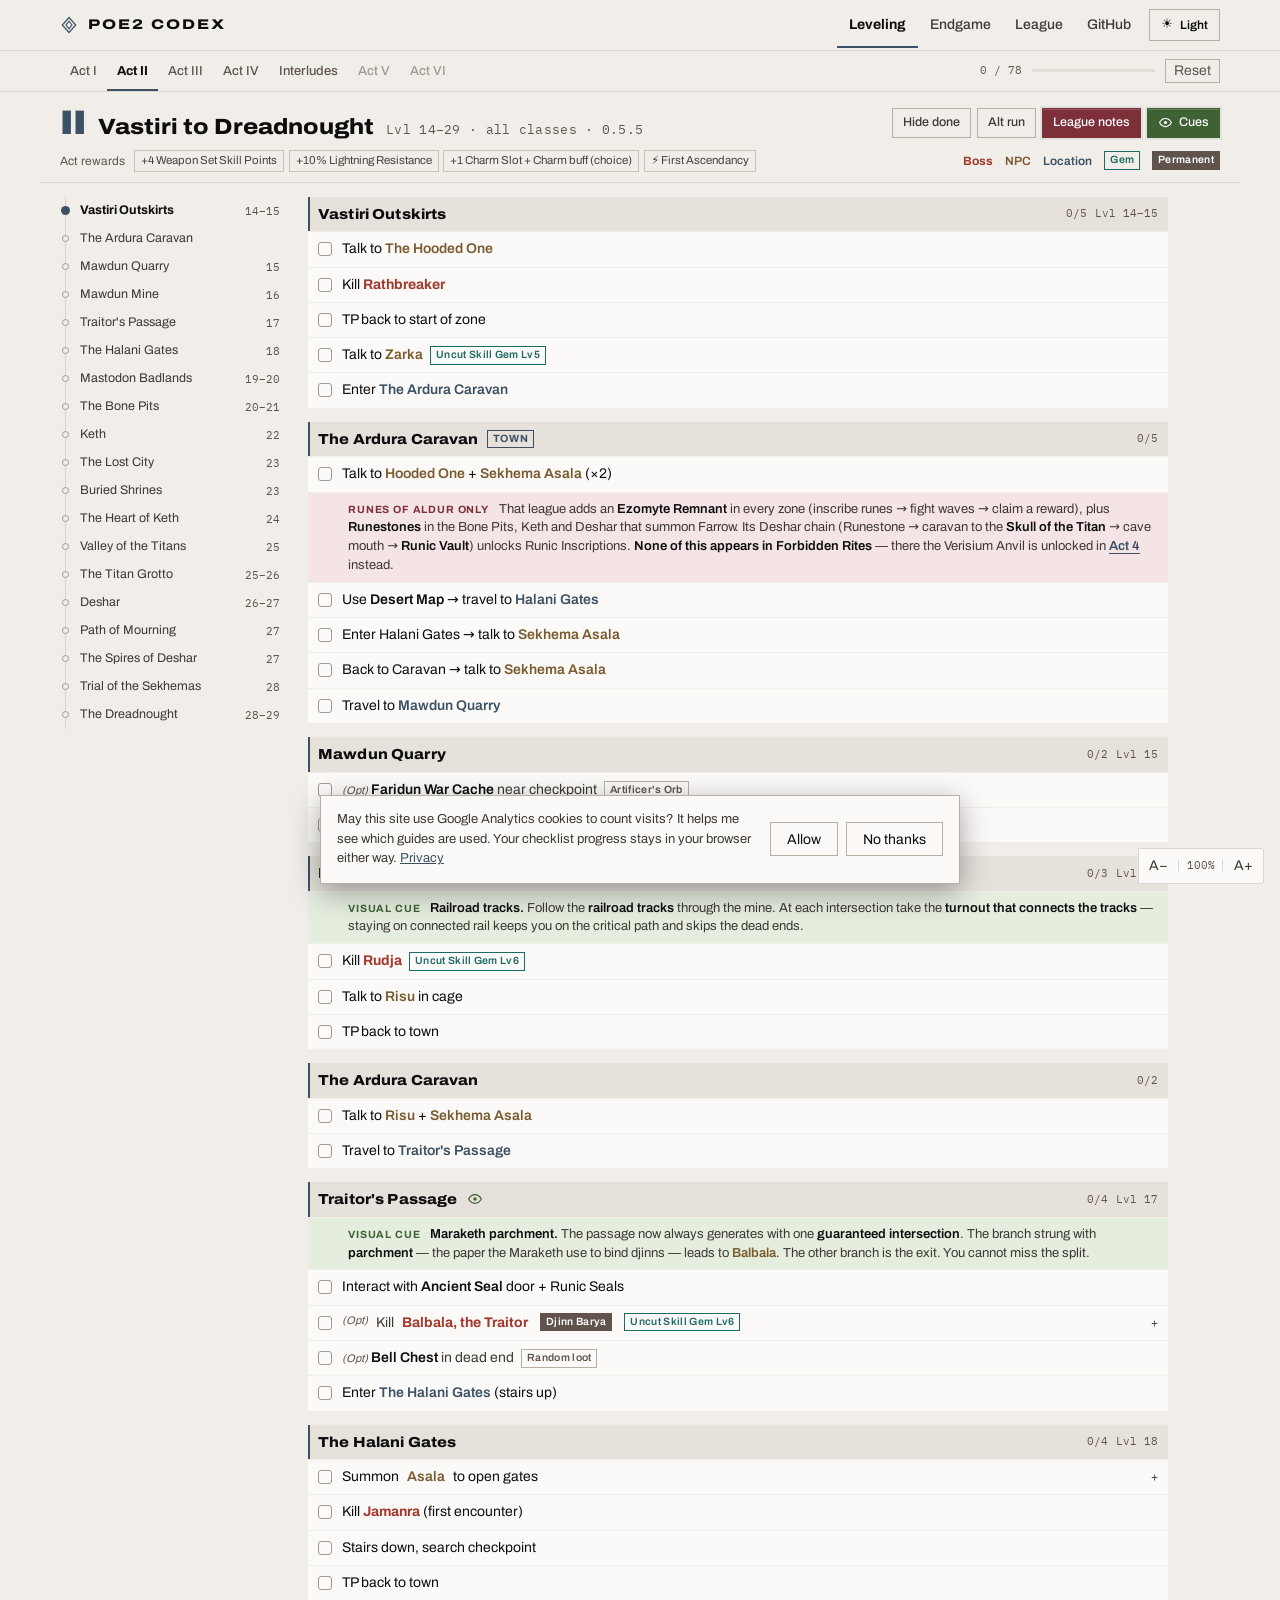
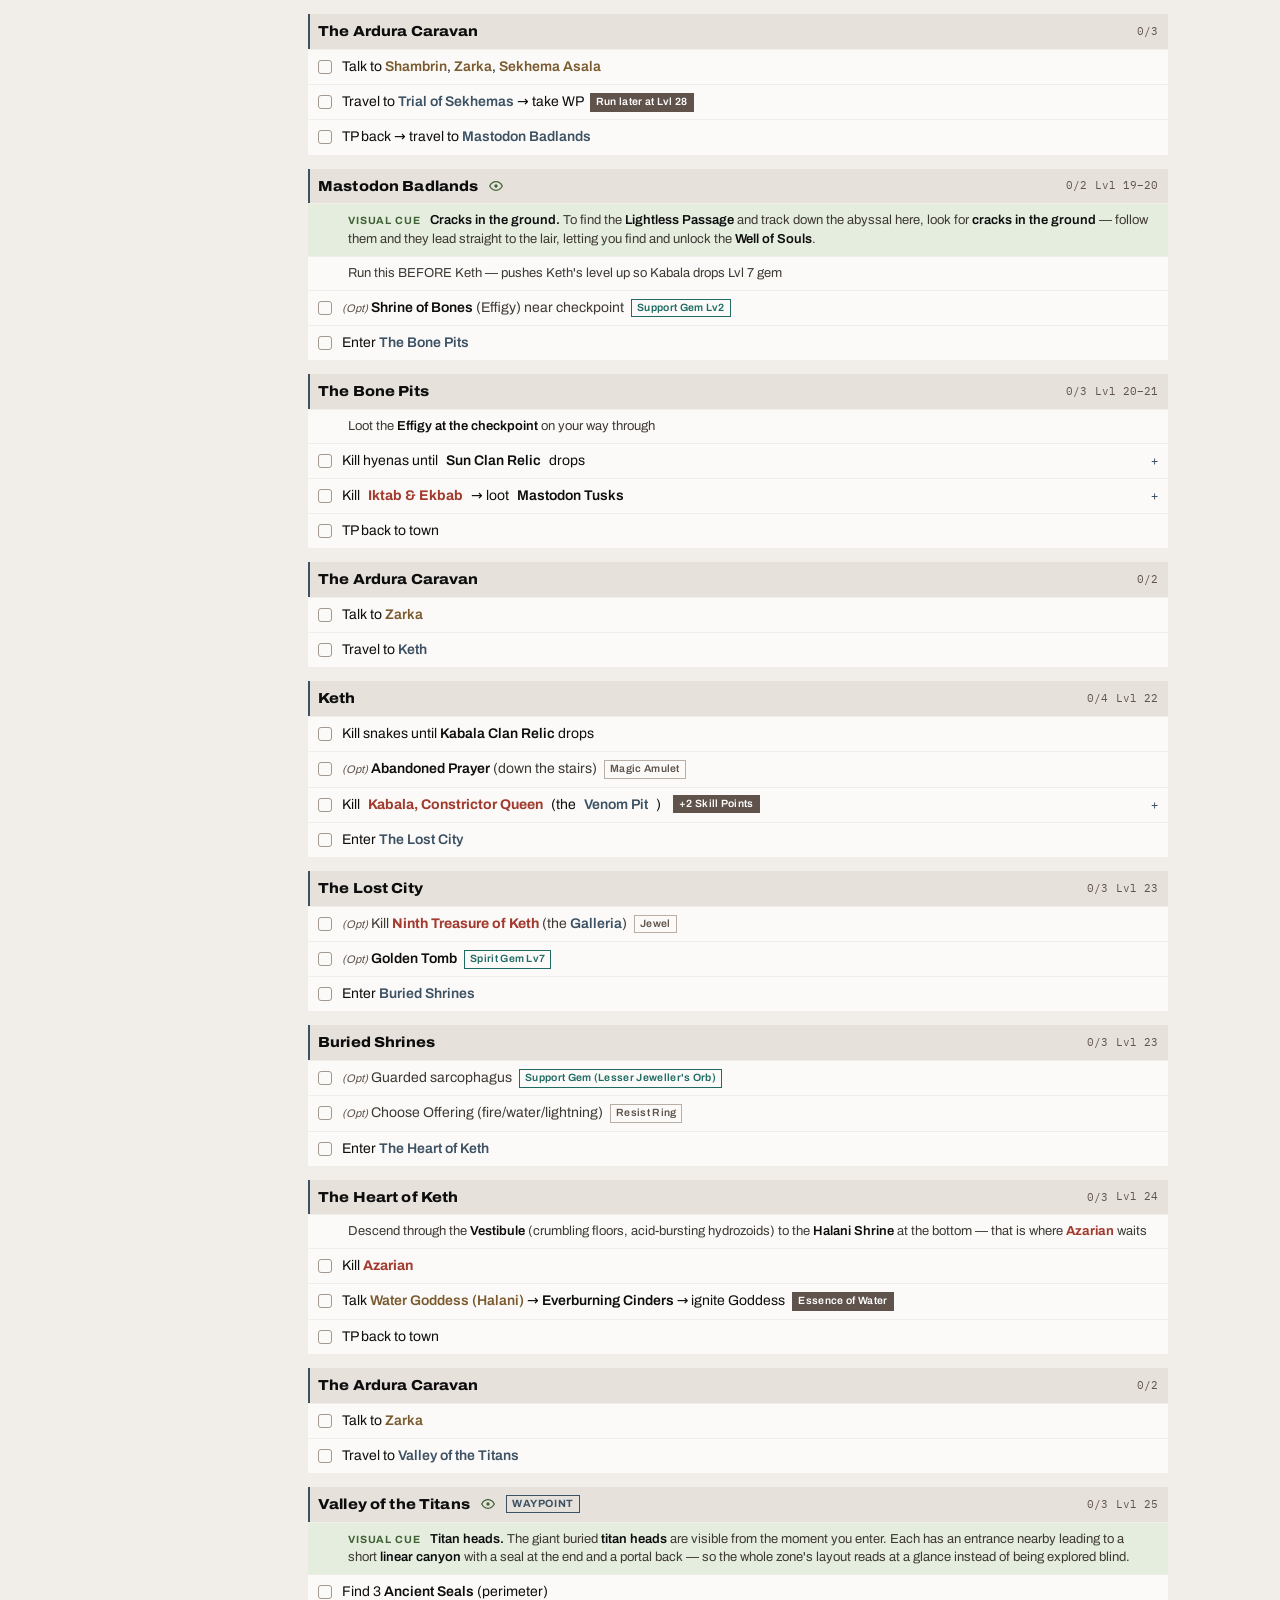
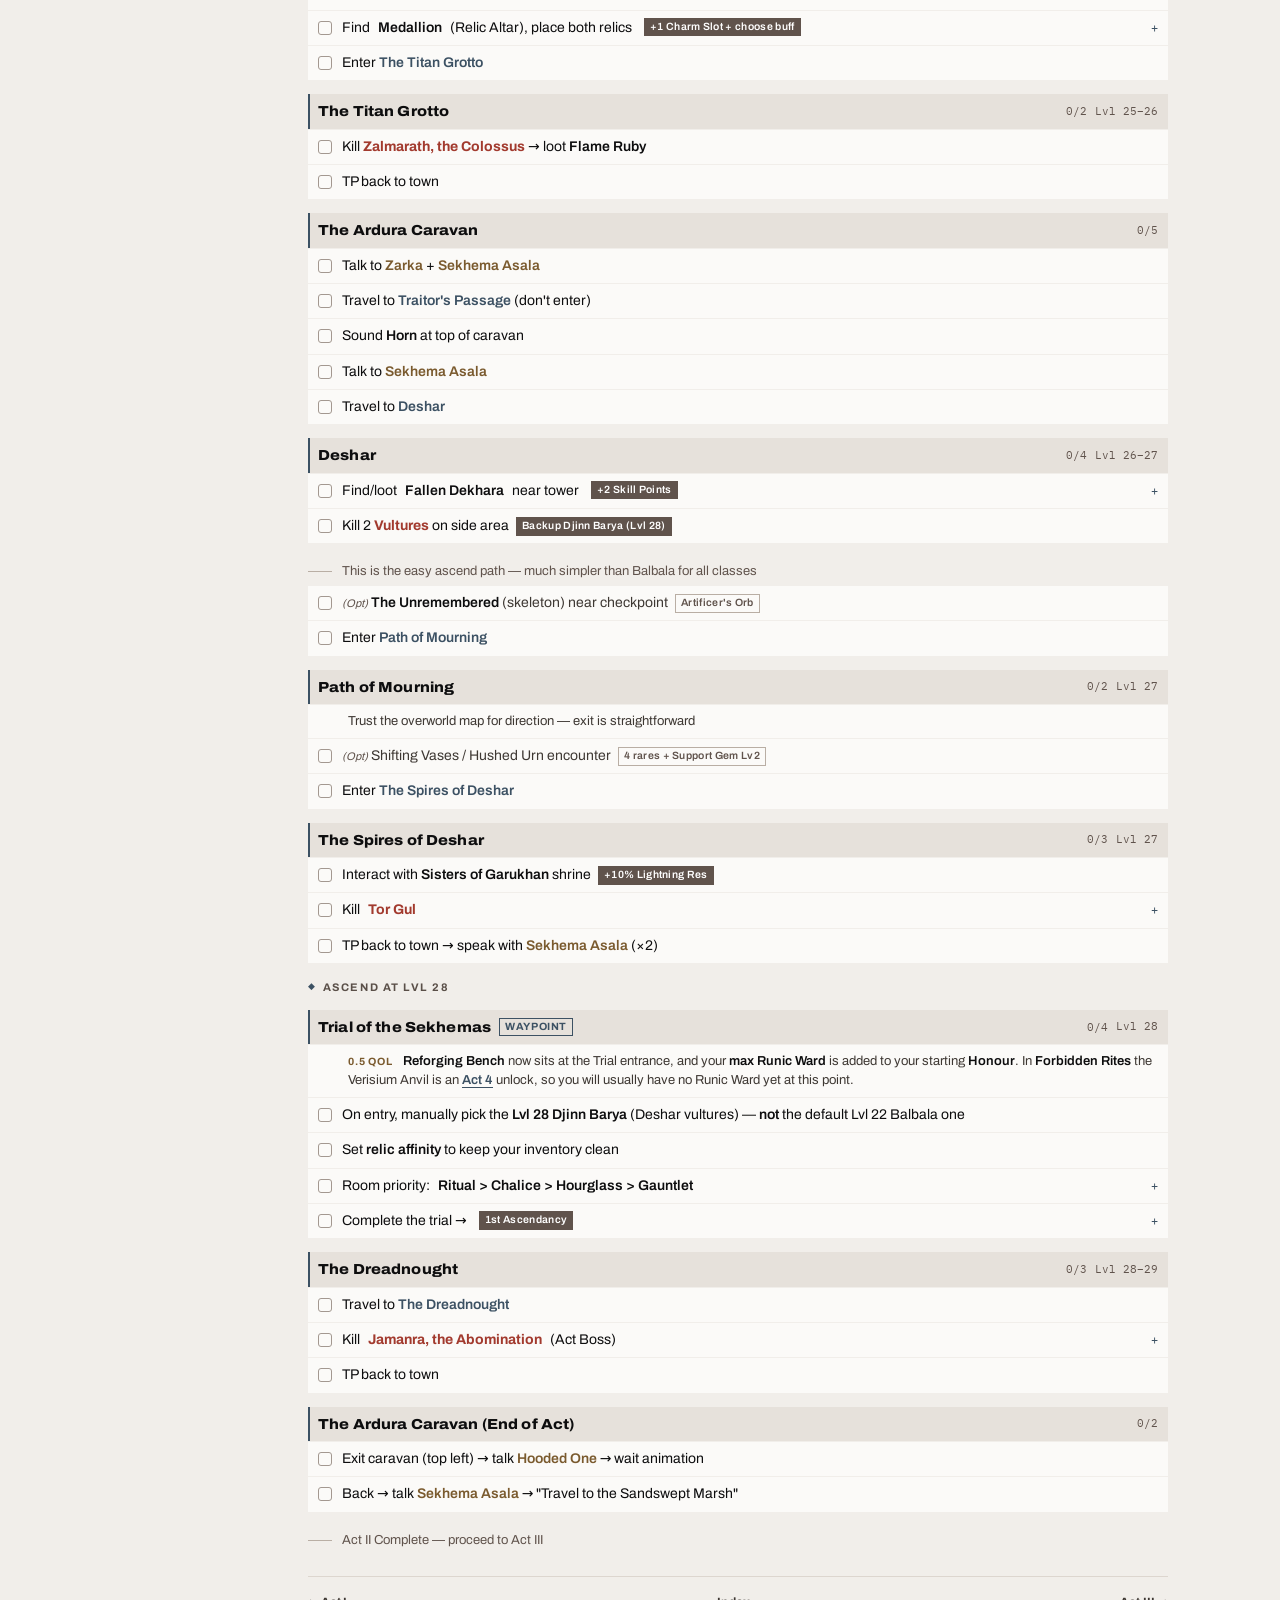
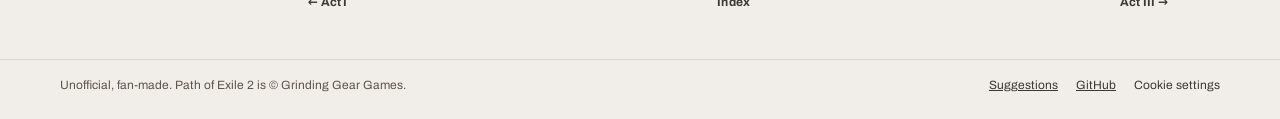
<file: poe2_act2_guide.html>
<!--
  PoE2 Leveling Campaign & Endgame Guide — Act II — Vastiri Desert to Dreadnought
  Copyright (c) 2026 domistae
  Licensed under the MIT License — see LICENSE for the full text.
  Source: https://github.com/domistae/poe2-leveling
  Live site: https://domistae.github.io/poe2-leveling/

  You are free to use, modify, and redistribute this code, including for commercial purposes.
  You MUST preserve this notice and provide attribution to the original source.
  See README.md for full attribution requirements.
-->
<!DOCTYPE html>
<html lang="en">
<head>
    <meta charset="UTF-8">
    <meta name="viewport" content="width=device-width, initial-scale=1.0">
    <meta http-equiv="Content-Security-Policy" content="default-src 'self'; script-src 'self' https://www.googletagmanager.com; style-src 'self' 'unsafe-inline'; font-src 'self'; img-src 'self' data: https://*.google-analytics.com https://*.googletagmanager.com; connect-src 'self' https://*.google-analytics.com https://*.analytics.google.com https://*.googletagmanager.com; object-src 'none'; base-uri 'self'; form-action 'none'">
    <meta name="referrer" content="strict-origin-when-cross-origin">
    <title>PoE 2 Act 2 Walkthrough — Vastiri to Dreadnought (Patch 0.5.5)</title>
    <meta name="description" content="Path of Exile 2 Act 2 walkthrough with progress tracking. Optimal routing, ascendancy guidance, all permanent rewards from Vastiri to Dreadnought. Patch 0.5.5 (Forbidden Rites).">
    <meta name="author" content="domistae">
    <meta name="theme-color" content="#181410">
    <link rel="canonical" href="https://domistae.github.io/poe2-leveling/poe2_act2_guide.html">

    <meta property="og:type" content="article">
    <meta property="og:site_name" content="PoE 2 Leveling Guide">
    <meta property="og:title" content="PoE 2 Act 2 Walkthrough — Vastiri to Dreadnought (Patch 0.5.5)">
    <meta property="og:description" content="Optimal Act 2 routing with progress tracking — Vastiri to Dreadnought, ascendancy, all skill points. Patch 0.5.5.">
    <meta property="og:url" content="https://domistae.github.io/poe2-leveling/poe2_act2_guide.html">
    <meta property="og:image" content="https://domistae.github.io/poe2-leveling/og-image.png">
    <meta property="og:image:width" content="1200">
    <meta property="og:image:height" content="630">
    <meta property="og:image:alt" content="Path of Exile 2 Act 2 Walkthrough — Vastiri Desert to Dreadnought (Patch 0.5.5)">

    <meta name="twitter:card" content="summary_large_image">
    <meta name="twitter:title" content="PoE 2 Act 2 Walkthrough — Vastiri to Dreadnought (Patch 0.5.5)">
    <meta name="twitter:description" content="Optimal Act 2 routing with progress tracking — Vastiri to Dreadnought, ascendancy, all skill points. Patch 0.5.5.">
    <meta name="twitter:image" content="https://domistae.github.io/poe2-leveling/og-image.png">

    <meta name="google-site-verification" content="97--Tcu6ftMsekIsByOualijpqUhXa_pOvMME-dgzXM">
    <script src="assets/analytics.js" defer></script>
    <link rel="stylesheet" href="assets/fonts/fonts.css">
    <script src="assets/site.js"></script>
    <link rel="stylesheet" href="assets/base.css">
    <link rel="stylesheet" href="assets/checklist.css">
    <link rel="stylesheet" href="assets/skin.css">
    <link rel="stylesheet" href="assets/act.css">
</head>
<body class="act-page" data-progress-key="poe2-act2-v05" data-reset-label="Act II">
    <header class="site-head">
        <div class="site-head-row">
            <a href="index.html" class="brand">
                <svg width="18" height="18" viewBox="0 0 24 24" fill="none" stroke="currentColor" stroke-width="1.6" aria-hidden="true"><path d="M12 2 L21 12 L12 22 L3 12 Z"/><path d="M12 7 L16 12 L12 17 L8 12 Z"/></svg>
                <span>POE2 CODEX</span>
            </a>
            <nav class="site-nav" aria-label="Main">
                <a href="poe2_leveling_guide.html" class="site-nav-link current">Leveling</a>
                <a href="poe2_endgame_guide.html" class="site-nav-link">Endgame</a>
                <a href="poe2_league_guide.html" class="site-nav-link">League</a>
                <a href="https://github.com/domistae/poe2-leveling" class="site-nav-link">GitHub</a>
                <button type="button" class="theme-toggle" aria-label="Toggle theme">
                    <span class="icon" id="theme-icon">☾</span>
                    <span id="theme-label">Night</span>
                </button>
            </nav>
        </div>
    </header>

    <nav class="act-strip" aria-label="Acts">
        <div class="act-strip-row">
            <div class="act-tabs">
            <a href="poe2_act1_guide.html" class="act-tab">Act I</a>
            <a href="poe2_act2_guide.html" class="act-tab current" aria-current="page">Act II</a>
            <a href="poe2_act3_guide.html" class="act-tab">Act III</a>
            <a href="poe2_act4_guide.html" class="act-tab">Act IV</a>
            <a href="poe2_interludes_guide.html" class="act-tab">Interludes</a>
            <span class="act-tab coming" title="Coming with 1.0">Act V</span>
            <span class="act-tab coming" title="Coming with 1.0">Act VI</span>
            </div>
            <div class="act-progress" title="Steps done on this page"><span class="act-progress-count" id="actProgressText">0 / 0</span><span class="act-progress-bar" aria-hidden="true"><span id="actProgressBar"></span></span><button type="button" class="act-reset" id="resetProgress" title="Clear progress on this page">Reset</button></div>
        </div>
    </nav>

    <div class="act-top">
        <section class="act-head">
            <div class="act-title"><span class="act-num">II</span><h1>Vastiri to Dreadnought</h1><span class="act-meta">Lvl 14–29 · all classes · 0.5.5</span></div>
            <div class="act-filters" role="group" aria-label="Filters">
                <button type="button" class="view-chip" data-view="hide-completed" aria-pressed="false" title="Hide steps you have already ticked off">Hide done</button>
                <button type="button" class="view-chip" data-view="alt-leveling" aria-pressed="false" title="Alt run: only the necessary steps, everything marked (Opt) is hidden">Alt run</button>
                <button type="button" class="view-chip league" data-view="league-notes" aria-pressed="true" title="Show or hide league-only notes">League notes</button>
                <button type="button" class="view-chip cue-toggle" data-view="cue-notes" aria-pressed="true" title="Show or hide the visual cues"><svg class="eye-open" width="15" height="15" viewBox="0 0 24 24" fill="none" stroke="currentColor" stroke-width="1.8" stroke-linecap="round" aria-hidden="true"><path d="M2.5 12S6 5.5 12 5.5 21.5 12 21.5 12 18 18.5 12 18.5 2.5 12 2.5 12z"/><circle cx="12" cy="12" r="2.5" fill="currentColor" stroke="none"/></svg><svg class="eye-shut" width="15" height="15" viewBox="0 0 24 24" fill="none" stroke="currentColor" stroke-width="1.8" stroke-linecap="round" aria-hidden="true"><path d="M2.5 12S6 5.5 12 5.5 21.5 12 21.5 12 18 18.5 12 18.5 2.5 12 2.5 12z"/><path d="M4.5 4.5l15 15"/></svg><span>Cues</span></button>
            </div>
        </section>
        <div class="act-rewards">
            <span class="act-rewards-label">Act rewards</span>
            <span class="act-chip">+4 Weapon Set Skill Points</span>
            <span class="act-chip">+10% Lightning Resistance</span>
            <span class="act-chip">+1 Charm Slot + Charm buff (choice)</span>
            <span class="act-chip">⚡ First Ascendancy</span>
            <span class="act-legend" role="group" aria-label="Colour key">
                <span class="lg-boss">Boss</span><span class="lg-npc">NPC</span><span class="lg-loc">Location</span><span class="lg-gem">Gem</span><span class="lg-perm">Permanent</span>
            </span>
        </div>
    </div>

    <div class="container act-body">
        <aside class="act-side">
            <nav class="zone-rail" id="zoneRail" aria-label="Zones"></nav>
        </aside>

        <main class="main">


            <!-- VASTIRI OUTSKIRTS -->
            <div class="zone-header" id="vastiri">Vastiri Outskirts <span class="lvl">Lvl 14–15</span></div>
            <div class="step" data-step="1"><div class="step-check"><div class="checkbox"></div></div>
                <div class="step-content">Talk to <span class="npc">The Hooded One</span></div></div>
            <div class="step" data-step="2"><div class="step-check"><div class="checkbox"></div></div>
                <div class="step-content">Kill <span class="boss">Rathbreaker</span></div></div>
            <div class="step" data-step="3"><div class="step-check"><div class="checkbox"></div></div>
                <div class="step-content">TP back to start of zone</div></div>
            <div class="step" data-step="4"><div class="step-check"><div class="checkbox"></div></div>
                <div class="step-content">Talk to <span class="npc">Zarka</span> <span class="reward-tag gem">Uncut Skill Gem Lv5</span></div></div>
            <div class="step" data-step="5"><div class="step-check"><div class="checkbox"></div></div>
                <div class="step-content">Enter <span class="loc">The Ardura Caravan</span></div></div>

            <!-- ARDURA CARAVAN -->
            <div class="zone-header" id="caravan">The Ardura Caravan <span class="wp town">TOWN</span></div>
            <div class="step" data-step="6"><div class="step-check"><div class="checkbox"></div></div>
                <div class="step-content">Talk to <span class="npc">Hooded One</span> + <span class="npc">Sekhema Asala</span> (×2)</div></div>
            <div class="note league" data-league="runes-of-aldur">That league adds an <strong>Ezomyte Remnant</strong> in every zone (inscribe runes → fight waves → claim a reward), plus <strong>Runestones</strong> in the Bone Pits, Keth and Deshar that summon Farrow. Its Deshar chain (Runestone → caravan to the <strong>Skull of the Titan</strong> → cave mouth → <strong>Runic Vault</strong>) unlocks Runic Inscriptions. <strong>None of this appears in Forbidden Rites</strong> — there the Verisium Anvil is unlocked in <a href="poe2_act4_guide.html">Act 4</a> instead.</div>
            <div class="step" data-step="7"><div class="step-check"><div class="checkbox"></div></div>
                <div class="step-content">Use <span class="item">Desert Map</span> → travel to <span class="loc">Halani Gates</span></div></div>
            <div class="step" data-step="8"><div class="step-check"><div class="checkbox"></div></div>
                <div class="step-content">Enter Halani Gates → talk to <span class="npc">Sekhema Asala</span></div></div>
            <div class="step" data-step="9"><div class="step-check"><div class="checkbox"></div></div>
                <div class="step-content">Back to Caravan → talk to <span class="npc">Sekhema Asala</span></div></div>
            <div class="step" data-step="10"><div class="step-check"><div class="checkbox"></div></div>
                <div class="step-content">Travel to <span class="loc">Mawdun Quarry</span></div></div>

            <!-- MAWDUN QUARRY -->
            <div class="zone-header" id="mawdun">Mawdun Quarry <span class="lvl">Lvl 15</span></div>
            <div class="step" data-step="11"><div class="step-check"><div class="checkbox"></div></div>
                <div class="step-content"><span class="skip">(Opt)</span> <span class="item">Faridun War Cache</span> near checkpoint <span class="reward-tag optional">Artificer's Orb</span></div></div>
            <div class="step" data-step="12"><div class="step-check"><div class="checkbox"></div></div>
                <div class="step-content">Enter <span class="loc">Mawdun Mine</span> (follow checkpoints)</div></div>

            <!-- MAWDUN MINE -->
            <div class="zone-header">Mawdun Mine <button type="button" class="cue-mark" data-view="cue-notes" aria-pressed="true" aria-label="Visual cues in this zone: show or hide" title="Visual cues in this zone — show or hide"><svg class="eye-open" width="16" height="16" viewBox="0 0 24 24" fill="none" stroke="currentColor" stroke-width="1.8" stroke-linecap="round" aria-hidden="true"><path d="M2.5 12S6 5.5 12 5.5 21.5 12 21.5 12 18 18.5 12 18.5 2.5 12 2.5 12z"/><circle cx="12" cy="12" r="2.5" fill="currentColor" stroke="none"/></svg><svg class="eye-shut" width="16" height="16" viewBox="0 0 24 24" fill="none" stroke="currentColor" stroke-width="1.8" stroke-linecap="round" aria-hidden="true"><path d="M2.5 12S6 5.5 12 5.5 21.5 12 21.5 12 18 18.5 12 18.5 2.5 12 2.5 12z"/><path d="M4.5 4.5l15 15"/></svg></button> <span class="lvl">Lvl 16</span></div>
            <div class="note cue"><span class="label">Visual cue</span><strong class="cue-title">Railroad tracks.</strong> Follow the <strong>railroad tracks</strong> through the mine. At each intersection take the <strong>turnout that connects the tracks</strong> — staying on connected rail keeps you on the critical path and skips the dead ends.</div>
            <div class="step" data-step="13"><div class="step-check"><div class="checkbox"></div></div>
                <div class="step-content">Kill <span class="boss">Rudja</span> <span class="reward-tag gem">Uncut Skill Gem Lv6</span></div></div>
            <div class="step" data-step="14"><div class="step-check"><div class="checkbox"></div></div>
                <div class="step-content">Talk to <span class="npc">Risu</span> in cage</div></div>
            <div class="step" data-step="15"><div class="step-check"><div class="checkbox"></div></div>
                <div class="step-content">TP back to town</div></div>

            <!-- CARAVAN -->
            <div class="zone-header">The Ardura Caravan</div>
            <div class="step" data-step="16"><div class="step-check"><div class="checkbox"></div></div>
                <div class="step-content">Talk to <span class="npc">Risu</span> + <span class="npc">Sekhema Asala</span></div></div>
            <div class="step" data-step="17"><div class="step-check"><div class="checkbox"></div></div>
                <div class="step-content">Travel to <span class="loc">Traitor's Passage</span></div></div>

            <!-- TRAITOR'S PASSAGE -->
            <div class="zone-header" id="traitor">Traitor's Passage <button type="button" class="cue-mark" data-view="cue-notes" aria-pressed="true" aria-label="Visual cues in this zone: show or hide" title="Visual cues in this zone — show or hide"><svg class="eye-open" width="16" height="16" viewBox="0 0 24 24" fill="none" stroke="currentColor" stroke-width="1.8" stroke-linecap="round" aria-hidden="true"><path d="M2.5 12S6 5.5 12 5.5 21.5 12 21.5 12 18 18.5 12 18.5 2.5 12 2.5 12z"/><circle cx="12" cy="12" r="2.5" fill="currentColor" stroke="none"/></svg><svg class="eye-shut" width="16" height="16" viewBox="0 0 24 24" fill="none" stroke="currentColor" stroke-width="1.8" stroke-linecap="round" aria-hidden="true"><path d="M2.5 12S6 5.5 12 5.5 21.5 12 21.5 12 18 18.5 12 18.5 2.5 12 2.5 12z"/><path d="M4.5 4.5l15 15"/></svg></button> <span class="lvl">Lvl 17</span></div>
            <div class="note cue"><span class="label">Visual cue</span><strong class="cue-title">Maraketh parchment.</strong> The passage now always generates with one <strong>guaranteed intersection</strong>. The branch strung with <strong>parchment</strong> — the paper the Maraketh use to bind djinns — leads to <span class="npc">Balbala</span>. The other branch is the exit. You cannot miss the split.</div>
            <div class="step" data-step="18"><div class="step-check"><div class="checkbox"></div></div>
                <div class="step-content">Interact with <span class="item">Ancient Seal</span> door + Runic Seals</div></div>
            <div class="step" data-step="19"><div class="step-check"><div class="checkbox"></div></div>
                <div class="step-content"><span class="skip">(Opt)</span> Kill <span class="boss">Balbala, the Traitor</span> <span class="reward-tag asc">Djinn Barya</span> <span class="reward-tag gem">Uncut Skill Gem Lv6</span></div></div>
            <div class="note tip">Most builds skip — get backup Barya from Deshar vultures (less mobile fight, better XP at Lvl 28)</div>
            <div class="step" data-step="20"><div class="step-check"><div class="checkbox"></div></div>
                <div class="step-content"><span class="skip">(Opt)</span> <span class="item">Bell Chest</span> in dead end <span class="reward-tag optional">Random loot</span></div></div>
            <div class="step" data-step="21"><div class="step-check"><div class="checkbox"></div></div>
                <div class="step-content">Enter <span class="loc">The Halani Gates</span> (stairs up)</div></div>

            <!-- HALANI GATES -->
            <div class="zone-header" id="halani">The Halani Gates <span class="lvl">Lvl 18</span></div>
            <div class="step" data-step="22"><div class="step-check"><div class="checkbox"></div></div>
                <div class="step-content">Summon <span class="npc">Asala</span> to open gates</div></div>
            <div class="note tip">If Asala lags behind on terra-cotta soldiers, reset checkpoint — she'll snap to you</div>
            <div class="note tip">Push <strong>forward to the command tents</strong> for loot before opening the gates</div>
            <div class="step" data-step="23"><div class="step-check"><div class="checkbox"></div></div>
                <div class="step-content">Kill <span class="boss">Jamanra</span> (first encounter)</div></div>
            <div class="step" data-step="24"><div class="step-check"><div class="checkbox"></div></div>
                <div class="step-content">Stairs down, search checkpoint</div></div>
            <div class="step" data-step="25"><div class="step-check"><div class="checkbox"></div></div>
                <div class="step-content">TP back to town</div></div>

            <!-- CARAVAN -->
            <div class="zone-header">The Ardura Caravan</div>
            <div class="step" data-step="26"><div class="step-check"><div class="checkbox"></div></div>
                <div class="step-content">Talk to <span class="npc">Shambrin</span>, <span class="npc">Zarka</span>, <span class="npc">Sekhema Asala</span></div></div>
            <div class="step" data-step="27"><div class="step-check"><div class="checkbox"></div></div>
                <div class="step-content">Travel to <span class="loc">Trial of Sekhemas</span> → take WP <span class="reward-tag asc">Run later at Lvl 28</span></div></div>
            <div class="step" data-step="28"><div class="step-check"><div class="checkbox"></div></div>
                <div class="step-content">TP back → travel to <span class="loc">Mastodon Badlands</span></div></div>

            <!-- MASTODON BADLANDS -->
            <div class="zone-header" id="mastodon">Mastodon Badlands <button type="button" class="cue-mark" data-view="cue-notes" aria-pressed="true" aria-label="Visual cues in this zone: show or hide" title="Visual cues in this zone — show or hide"><svg class="eye-open" width="16" height="16" viewBox="0 0 24 24" fill="none" stroke="currentColor" stroke-width="1.8" stroke-linecap="round" aria-hidden="true"><path d="M2.5 12S6 5.5 12 5.5 21.5 12 21.5 12 18 18.5 12 18.5 2.5 12 2.5 12z"/><circle cx="12" cy="12" r="2.5" fill="currentColor" stroke="none"/></svg><svg class="eye-shut" width="16" height="16" viewBox="0 0 24 24" fill="none" stroke="currentColor" stroke-width="1.8" stroke-linecap="round" aria-hidden="true"><path d="M2.5 12S6 5.5 12 5.5 21.5 12 21.5 12 18 18.5 12 18.5 2.5 12 2.5 12z"/><path d="M4.5 4.5l15 15"/></svg></button> <span class="lvl">Lvl 19–20</span></div>
            <div class="note cue"><span class="label">Visual cue</span><strong class="cue-title">Cracks in the ground.</strong> To find the <strong>Lightless Passage</strong> and track down the abyssal here, look for <strong>cracks in the ground</strong> — follow them and they lead straight to the lair, letting you find and unlock the <strong>Well of Souls</strong>.</div>
            <div class="note tip">Run this BEFORE Keth — pushes Keth's level up so Kabala drops Lvl 7 gem</div>
            <div class="step" data-step="29"><div class="step-check"><div class="checkbox"></div></div>
                <div class="step-content"><span class="skip">(Opt)</span> <span class="item">Shrine of Bones</span> (Effigy) near checkpoint <span class="reward-tag gem">Support Gem Lv2</span></div></div>
            <div class="step" data-step="30"><div class="step-check"><div class="checkbox"></div></div>
                <div class="step-content">Enter <span class="loc">The Bone Pits</span></div></div>

            <!-- BONE PITS -->
            <div class="zone-header" id="bonepits">The Bone Pits <span class="lvl">Lvl 20–21</span></div>
            <div class="note tip">Loot the <strong>Effigy at the checkpoint</strong> on your way through</div>
            <div class="step" data-step="31"><div class="step-check"><div class="checkbox"></div></div>
                <div class="step-content">Kill hyenas until <span class="item">Sun Clan Relic</span> drops</div></div>
            <div class="note tip">Tall hyenas (Goliaths) have higher drop chance. Save for Valley of the Titans altar</div>
            <div class="step" data-step="32"><div class="step-check"><div class="checkbox"></div></div>
                <div class="step-content">Kill <span class="boss">Iktab &amp; Ekbab</span> → loot <span class="item">Mastodon Tusks</span></div></div>
            <div class="note tip"><strong>Preserved Witness</strong> (Abyss objective): a target you survive/escort through a gauntlet for high-tier loot. Tends to spawn in the <strong>Lightless Passage</strong> / <strong>Well of Souls</strong> alongside mini-bosses like the <strong>Desiccated Lich</strong> — optional, build-dependent</div>
            <div class="step" data-step="33"><div class="step-check"><div class="checkbox"></div></div>
                <div class="step-content">TP back to town</div></div>

            <!-- CARAVAN -->
            <div class="zone-header">The Ardura Caravan</div>
            <div class="step" data-step="34"><div class="step-check"><div class="checkbox"></div></div>
                <div class="step-content">Talk to <span class="npc">Zarka</span></div></div>
            <div class="step" data-step="35"><div class="step-check"><div class="checkbox"></div></div>
                <div class="step-content">Travel to <span class="loc">Keth</span></div></div>

            <!-- KETH -->
            <div class="zone-header" id="keth">Keth <span class="lvl">Lvl 22</span></div>
            <div class="step" data-step="36"><div class="step-check"><div class="checkbox"></div></div>
                <div class="step-content">Kill snakes until <span class="item">Kabala Clan Relic</span> drops</div></div>
            <div class="step" data-step="37"><div class="step-check"><div class="checkbox"></div></div>
                <div class="step-content"><span class="skip">(Opt)</span> <span class="item">Abandoned Prayer</span> (down the stairs) <span class="reward-tag optional">Magic Amulet</span></div></div>
            <div class="step" data-step="38"><div class="step-check"><div class="checkbox"></div></div>
                <div class="step-content">Kill <span class="boss">Kabala, Constrictor Queen</span> (the <span class="loc">Venom Pit</span>) <span class="reward-tag">+2 Skill Points</span></div></div>
            <div class="note tip">Drops Lvl 7 skill gem because Mastodon was done first — useful for all classes</div>
            <div class="step" data-step="39"><div class="step-check"><div class="checkbox"></div></div>
                <div class="step-content">Enter <span class="loc">The Lost City</span></div></div>

            <!-- LOST CITY -->
            <div class="zone-header" id="lostcity">The Lost City <span class="lvl">Lvl 23</span></div>
            <div class="step" data-step="40"><div class="step-check"><div class="checkbox"></div></div>
                <div class="step-content"><span class="skip">(Opt)</span> Kill <span class="boss">Ninth Treasure of Keth</span> (the <span class="loc">Galleria</span>) <span class="reward-tag optional">Jewel</span></div></div>
            <div class="step" data-step="41"><div class="step-check"><div class="checkbox"></div></div>
                <div class="step-content"><span class="skip">(Opt)</span> <span class="item">Golden Tomb</span> <span class="reward-tag gem">Spirit Gem Lv7</span></div></div>
            <div class="step" data-step="42"><div class="step-check"><div class="checkbox"></div></div>
                <div class="step-content">Enter <span class="loc">Buried Shrines</span></div></div>

            <!-- BURIED SHRINES -->
            <div class="zone-header">Buried Shrines <span class="lvl">Lvl 23</span></div>
            <div class="step" data-step="43"><div class="step-check"><div class="checkbox"></div></div>
                <div class="step-content"><span class="skip">(Opt)</span> Guarded sarcophagus <span class="reward-tag gem">Support Gem (Lesser Jeweller's Orb)</span></div></div>
            <div class="step" data-step="44"><div class="step-check"><div class="checkbox"></div></div>
                <div class="step-content"><span class="skip">(Opt)</span> Choose Offering (fire/water/lightning) <span class="reward-tag optional">Resist Ring</span></div></div>
            <div class="step" data-step="45"><div class="step-check"><div class="checkbox"></div></div>
                <div class="step-content">Enter <span class="loc">The Heart of Keth</span></div></div>

            <!-- HEART OF KETH -->
            <div class="zone-header">The Heart of Keth <span class="lvl">Lvl 24</span></div>
            <div class="note tip">Descend through the <strong>Vestibule</strong> (crumbling floors, acid-bursting hydrozoids) to the <strong>Halani Shrine</strong> at the bottom — that is where <span class="boss">Azarian</span> waits</div>
            <div class="step" data-step="46"><div class="step-check"><div class="checkbox"></div></div>
                <div class="step-content">Kill <span class="boss">Azarian</span></div></div>
            <div class="step" data-step="47"><div class="step-check"><div class="checkbox"></div></div>
                <div class="step-content">Talk <span class="npc">Water Goddess (Halani)</span> → <span class="item">Everburning Cinders</span> → ignite Goddess <span class="reward-tag">Essence of Water</span></div></div>
            <div class="step" data-step="48"><div class="step-check"><div class="checkbox"></div></div>
                <div class="step-content">TP back to town</div></div>

            <!-- CARAVAN -->
            <div class="zone-header">The Ardura Caravan</div>
            <div class="step" data-step="49"><div class="step-check"><div class="checkbox"></div></div>
                <div class="step-content">Talk to <span class="npc">Zarka</span></div></div>
            <div class="step" data-step="50"><div class="step-check"><div class="checkbox"></div></div>
                <div class="step-content">Travel to <span class="loc">Valley of the Titans</span></div></div>

            <!-- VALLEY OF TITANS -->
            <div class="zone-header" id="valley">Valley of the Titans <button type="button" class="cue-mark" data-view="cue-notes" aria-pressed="true" aria-label="Visual cues in this zone: show or hide" title="Visual cues in this zone — show or hide"><svg class="eye-open" width="16" height="16" viewBox="0 0 24 24" fill="none" stroke="currentColor" stroke-width="1.8" stroke-linecap="round" aria-hidden="true"><path d="M2.5 12S6 5.5 12 5.5 21.5 12 21.5 12 18 18.5 12 18.5 2.5 12 2.5 12z"/><circle cx="12" cy="12" r="2.5" fill="currentColor" stroke="none"/></svg><svg class="eye-shut" width="16" height="16" viewBox="0 0 24 24" fill="none" stroke="currentColor" stroke-width="1.8" stroke-linecap="round" aria-hidden="true"><path d="M2.5 12S6 5.5 12 5.5 21.5 12 21.5 12 18 18.5 12 18.5 2.5 12 2.5 12z"/><path d="M4.5 4.5l15 15"/></svg></button> <span class="wp">WAYPOINT</span> <span class="lvl">Lvl 25</span></div>
            <div class="note cue"><span class="label">Visual cue</span><strong class="cue-title">Titan heads.</strong> The giant buried <strong>titan heads</strong> are visible from the moment you enter. Each has an entrance nearby leading to a short <strong>linear canyon</strong> with a seal at the end and a portal back — so the whole zone's layout reads at a glance instead of being explored blind.</div>
            <div class="step" data-step="51"><div class="step-check"><div class="checkbox"></div></div>
                <div class="step-content">Find 3 <span class="item">Ancient Seals</span> (perimeter)</div></div>
            <div class="step" data-step="52"><div class="step-check"><div class="checkbox"></div></div>
                <div class="step-content">Find <span class="item">Medallion</span> (Relic Altar), place both relics <span class="reward-tag choice">+1 Charm Slot + choose buff</span></div></div>
            <div class="note tip">The Relic Altar sits on a <strong>side path off one of the routes to the Ancient Seals</strong></div>
            <div class="note tip">Grants <strong>+1 Charm Slot</strong> plus your choice of <strong>30% increased Charm Charges gained</strong> OR <strong>30% increased Charm Effect Duration</strong> (changeable later)</div>
            <div class="step" data-step="53"><div class="step-check"><div class="checkbox"></div></div>
                <div class="step-content">Enter <span class="loc">The Titan Grotto</span></div></div>

            <!-- TITAN GROTTO -->
            <div class="zone-header">The Titan Grotto <span class="lvl">Lvl 25–26</span></div>
            <div class="step" data-step="54"><div class="step-check"><div class="checkbox"></div></div>
                <div class="step-content">Kill <span class="boss">Zalmarath, the Colossus</span> → loot <span class="item">Flame Ruby</span></div></div>
            <div class="step" data-step="55"><div class="step-check"><div class="checkbox"></div></div>
                <div class="step-content">TP back to town</div></div>

            <!-- CARAVAN -->
            <div class="zone-header">The Ardura Caravan</div>
            <div class="step" data-step="56"><div class="step-check"><div class="checkbox"></div></div>
                <div class="step-content">Talk to <span class="npc">Zarka</span> + <span class="npc">Sekhema Asala</span></div></div>
            <div class="step" data-step="57"><div class="step-check"><div class="checkbox"></div></div>
                <div class="step-content">Travel to <span class="loc">Traitor's Passage</span> (don't enter)</div></div>
            <div class="step" data-step="58"><div class="step-check"><div class="checkbox"></div></div>
                <div class="step-content">Sound <span class="item">Horn</span> at top of caravan</div></div>
            <div class="step" data-step="59"><div class="step-check"><div class="checkbox"></div></div>
                <div class="step-content">Talk to <span class="npc">Sekhema Asala</span></div></div>
            <div class="step" data-step="60"><div class="step-check"><div class="checkbox"></div></div>
                <div class="step-content">Travel to <span class="loc">Deshar</span></div></div>

            <!-- DESHAR -->
            <div class="zone-header" id="deshar">Deshar <span class="lvl">Lvl 26–27</span></div>
            <div class="step" data-step="61"><div class="step-check"><div class="checkbox"></div></div>
                <div class="step-content">Find/loot <span class="item">Fallen Dekhara</span> near tower <span class="reward-tag">+2 Skill Points</span></div></div>
            <div class="note tip">Letter from Lihl Lima → deliver to Shambrin in town</div>
            <div class="step" data-step="62"><div class="step-check"><div class="checkbox"></div></div>
                <div class="step-content">Kill 2 <span class="boss">Vultures</span> on side area <span class="reward-tag asc">Backup Djinn Barya (Lvl 28)</span></div></div>
            <div class="note success">This is the easy ascend path — much simpler than Balbala for all classes</div>
            <div class="step" data-step="63"><div class="step-check"><div class="checkbox"></div></div>
                <div class="step-content"><span class="skip">(Opt)</span> <span class="item">The Unremembered</span> (skeleton) near checkpoint <span class="reward-tag optional">Artificer's Orb</span></div></div>
            <div class="step" data-step="64"><div class="step-check"><div class="checkbox"></div></div>
                <div class="step-content">Enter <span class="loc">Path of Mourning</span></div></div>

            <!-- PATH OF MOURNING -->
            <div class="zone-header">Path of Mourning <span class="lvl">Lvl 27</span></div>
            <div class="note tip">Trust the overworld map for direction — exit is straightforward</div>
            <div class="step" data-step="65"><div class="step-check"><div class="checkbox"></div></div>
                <div class="step-content"><span class="skip">(Opt)</span> Shifting Vases / Hushed Urn encounter <span class="reward-tag optional">4 rares + Support Gem Lv2</span></div></div>
            <div class="step" data-step="66"><div class="step-check"><div class="checkbox"></div></div>
                <div class="step-content">Enter <span class="loc">The Spires of Deshar</span></div></div>

            <!-- SPIRES OF DESHAR -->
            <div class="zone-header" id="spires">The Spires of Deshar <span class="lvl">Lvl 27</span></div>
            <div class="step" data-step="67"><div class="step-check"><div class="checkbox"></div></div>
                <div class="step-content">Interact with <span class="item">Sisters of Garukhan</span> shrine <span class="reward-tag">+10% Lightning Res</span></div></div>
            <div class="step" data-step="68"><div class="step-check"><div class="checkbox"></div></div>
                <div class="step-content">Kill <span class="boss">Tor Gul</span></div></div>
            <div class="note warning">One of the hardest fights in Act II — cap lightning res, watch defiler attacks</div>
            <div class="step" data-step="69"><div class="step-check"><div class="checkbox"></div></div>
                <div class="step-content">TP back to town → speak with <span class="npc">Sekhema Asala</span> (×2)</div></div>

            <!-- TRIAL OF SEKHEMAS -->
            <div class="phase-header">Ascend at Lvl 28</div>

            <div class="zone-header" id="trial">Trial of the Sekhemas <span class="wp">WAYPOINT</span> <span class="lvl">Lvl 28</span></div>
            <div class="note change"><span class="label">0.5 QoL</span><strong>Reforging Bench</strong> now sits at the Trial entrance, and your <strong>max Runic Ward</strong> is added to your starting <strong>Honour</strong>. In <strong>Forbidden Rites</strong> the Verisium Anvil is an <a href="poe2_act4_guide.html">Act 4</a> unlock, so you will usually have no Runic Ward yet at this point.</div>
            <div class="step" data-step="70"><div class="step-check"><div class="checkbox"></div></div>
                <div class="step-content">On entry, manually pick the <span class="item">Lvl 28 Djinn Barya</span> (Deshar vultures) — <strong>not</strong> the default Lvl 22 Balbala one</div></div>
            <div class="step" data-step="71"><div class="step-check"><div class="checkbox"></div></div>
                <div class="step-content">Set <span class="action">relic affinity</span> to keep your inventory clean</div></div>
            <div class="step" data-step="72"><div class="step-check"><div class="checkbox"></div></div>
                <div class="step-content">Room priority: <span class="action">Ritual &gt; Chalice &gt; Hourglass &gt; Gauntlet</span></div></div>
            <div class="note tip">Hourglass: kill rares to chunk the timer · Chalice: points to rare locations</div>
            <div class="step" data-step="73"><div class="step-check"><div class="checkbox"></div></div>
                <div class="step-content">Complete the trial → <span class="reward-tag asc">1st Ascendancy</span></div></div>
            <div class="note tip">Smith of Kitava (Warrior): stash a white chest piece first — ascending locks you out of magic/rare chests</div>

            <!-- DREADNOUGHT -->
            <div class="zone-header" id="dreadnought">The Dreadnought <span class="lvl">Lvl 28–29</span></div>
            <div class="step" data-step="74"><div class="step-check"><div class="checkbox"></div></div>
                <div class="step-content">Travel to <span class="loc">The Dreadnought</span></div></div>
            <div class="step" data-step="75"><div class="step-check"><div class="checkbox"></div></div>
                <div class="step-content">Kill <span class="boss">Jamanra, the Abomination</span> (Act Boss)</div></div>
            <div class="note tip">Already starts armor-broken. ~55k phys damage = stuns him before lightning fence phase</div>
            <div class="step" data-step="76"><div class="step-check"><div class="checkbox"></div></div>
                <div class="step-content">TP back to town</div></div>

            <!-- END -->
            <div class="zone-header">The Ardura Caravan (End of Act)</div>
            <div class="step" data-step="77"><div class="step-check"><div class="checkbox"></div></div>
                <div class="step-content">Exit caravan (top left) → talk <span class="npc">Hooded One</span> → wait animation</div></div>
            <div class="step" data-step="78"><div class="step-check"><div class="checkbox"></div></div>
                <div class="step-content">Back → talk <span class="npc">Sekhema Asala</span> → "Travel to the Sandswept Marsh"</div></div>
            <div class="note success">Act II Complete — proceed to Act III</div>

            <div class="footer-nav">
                <a href="poe2_act1_guide.html">← Act I</a>
                <a href="index.html">Index</a>
                <a href="poe2_act3_guide.html">Act III →</a>
            </div>
        </main>
    </div>

    <footer class="site-footer act-footer">
        <div class="act-footer-row">
            <span>Unofficial, fan-made. Path of Exile 2 is © Grinding Gear Games.</span>
            <span class="act-footer-links"><a href="https://github.com/domistae/poe2-leveling/issues/new">Suggestions</a><a href="https://github.com/domistae/poe2-leveling">GitHub</a></span>
        </div>
    </footer>
    <script src="assets/league.js" defer></script>
    <script src="assets/progress.js" defer></script>
</body>
</html>
</file>
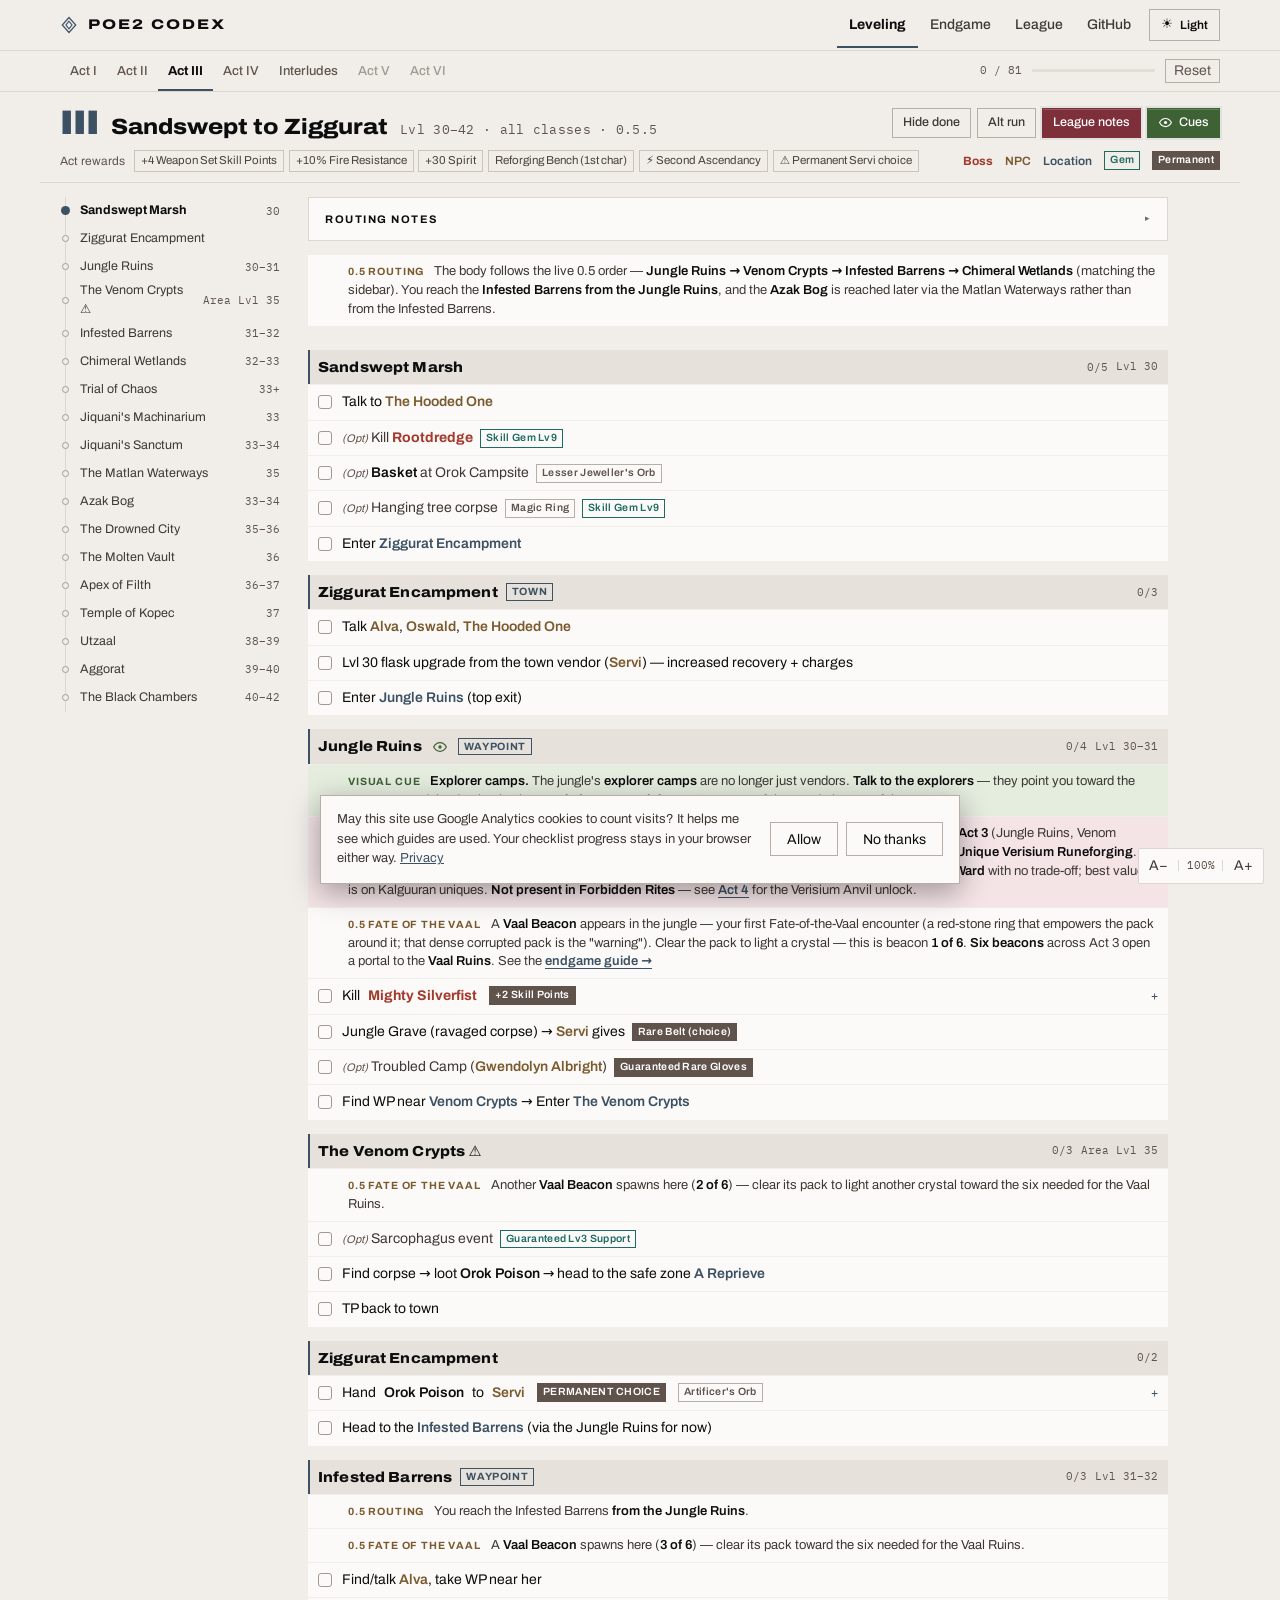
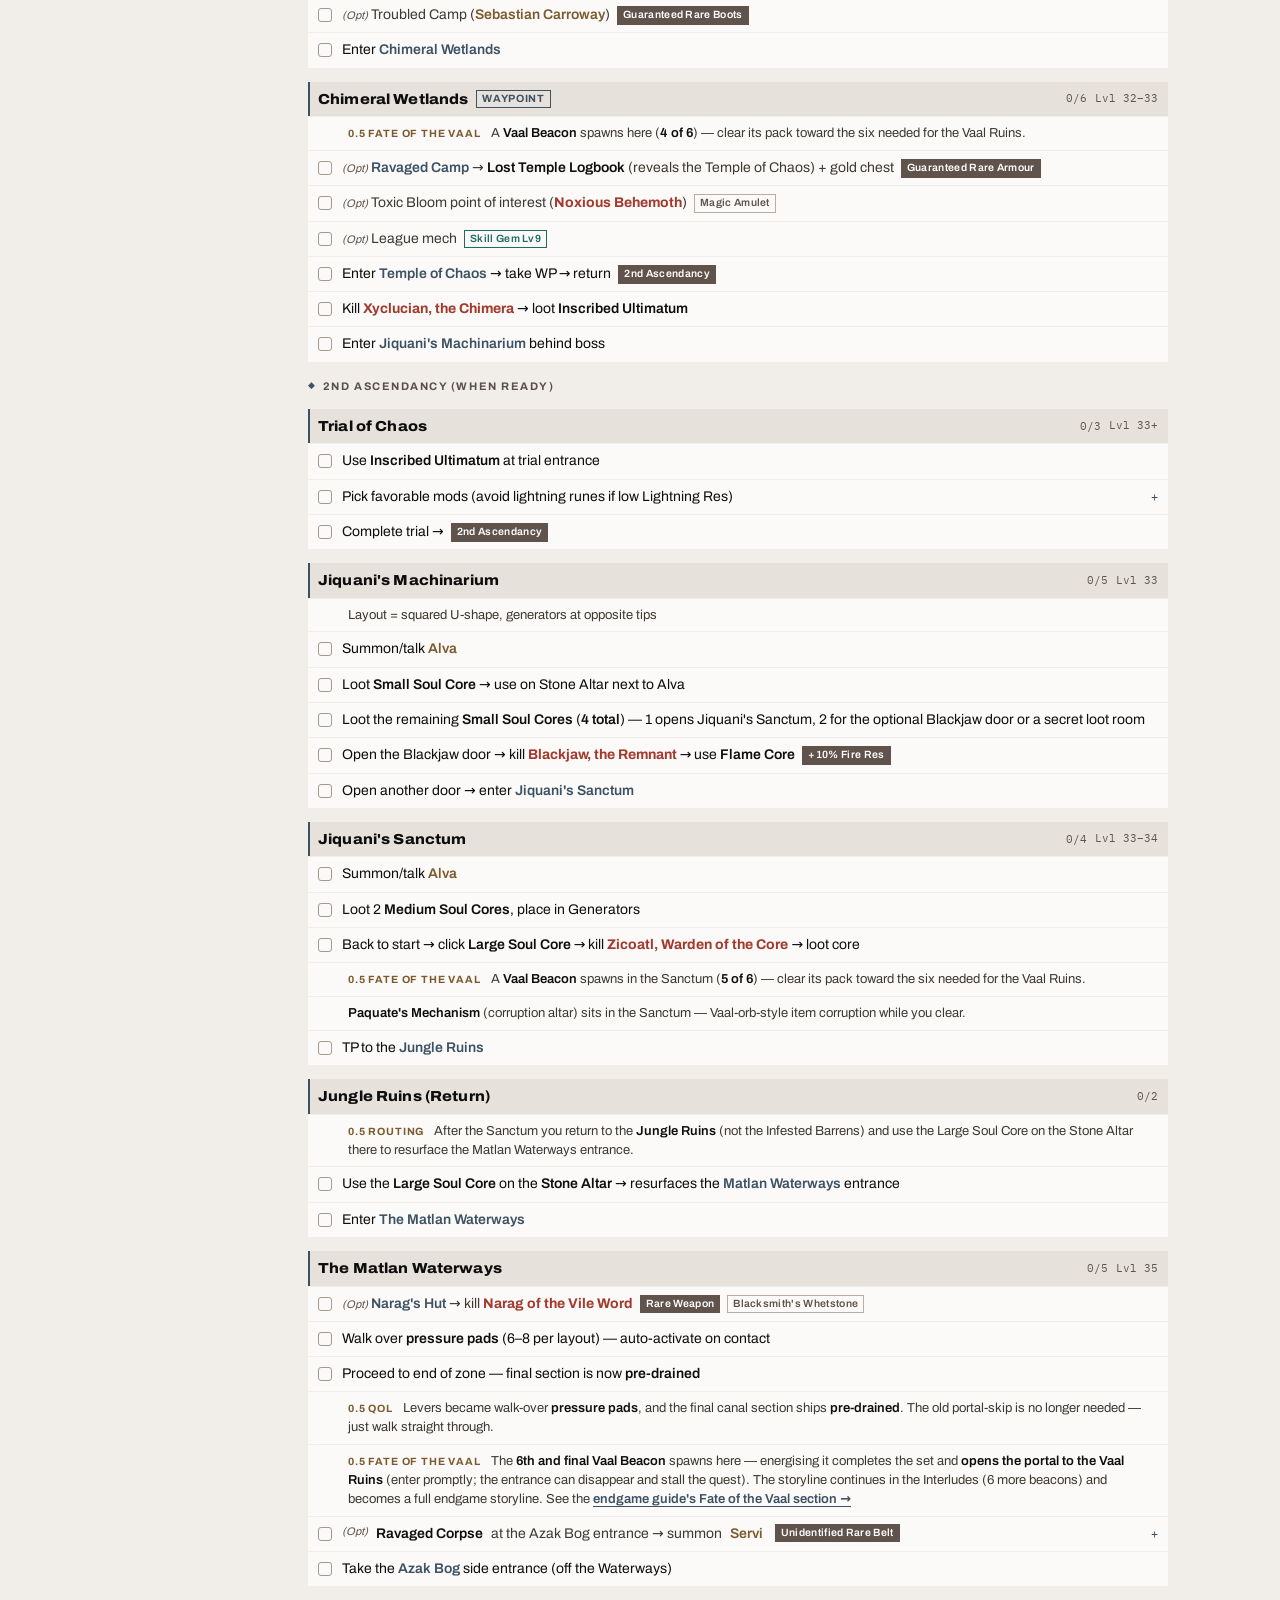
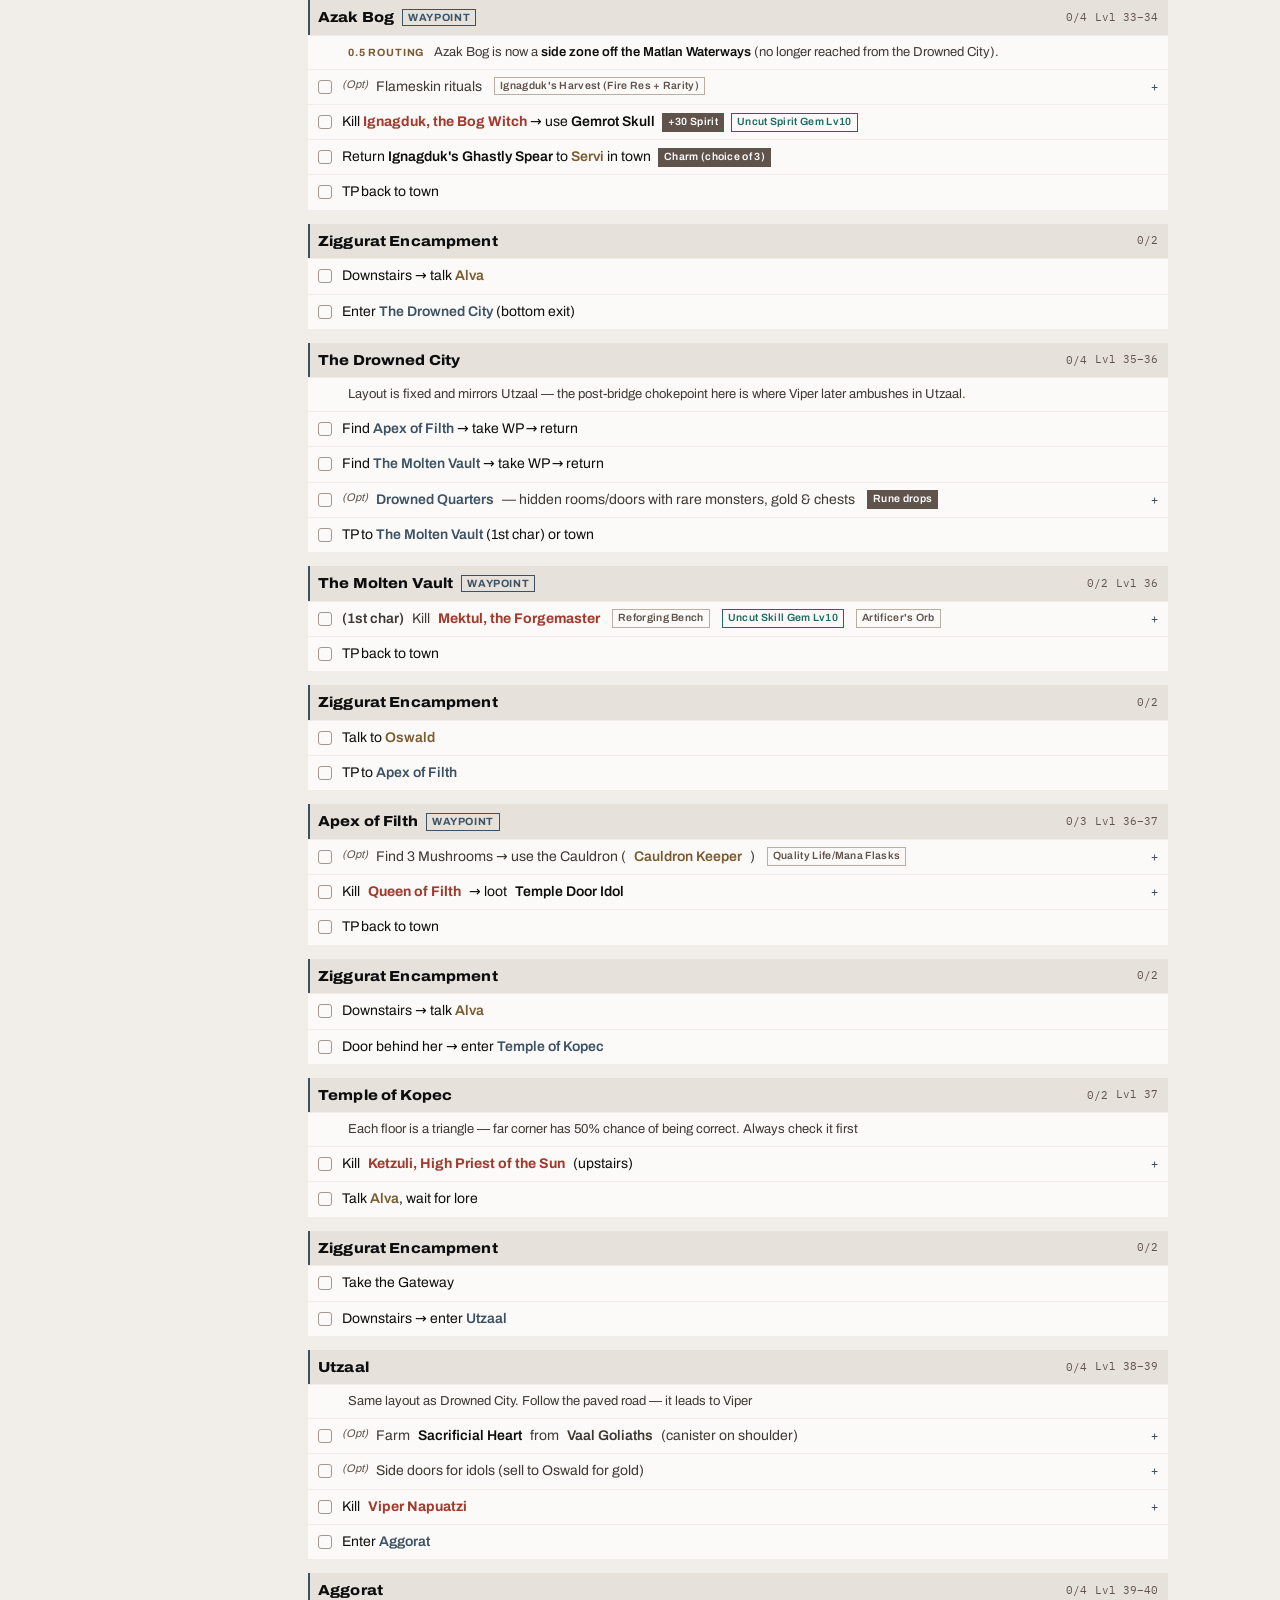
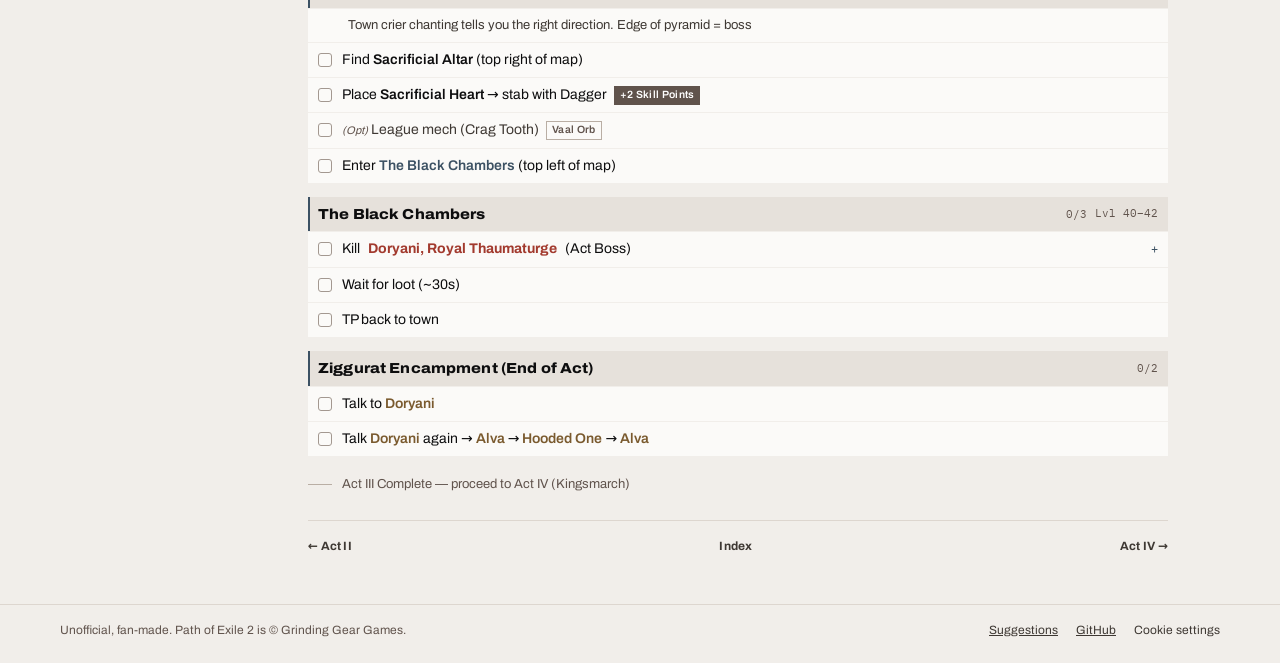
<file: poe2_act3_guide.html>
<!--
  PoE2 Leveling Campaign & Endgame Guide — Act III — Utzaal to Ziggurat
  Copyright (c) 2026 domistae
  Licensed under the MIT License — see LICENSE for the full text.
  Source: https://github.com/domistae/poe2-leveling
  Live site: https://domistae.github.io/poe2-leveling/

  You are free to use, modify, and redistribute this code, including for commercial purposes.
  You MUST preserve this notice and provide attribution to the original source.
  See README.md for full attribution requirements.
-->
<!DOCTYPE html>
<html lang="en">
<head>
    <meta charset="UTF-8">
    <meta name="viewport" content="width=device-width, initial-scale=1.0">
    <meta http-equiv="Content-Security-Policy" content="default-src 'self'; script-src 'self' https://www.googletagmanager.com; style-src 'self' 'unsafe-inline'; font-src 'self'; img-src 'self' data: https://*.google-analytics.com https://*.googletagmanager.com; connect-src 'self' https://*.google-analytics.com https://*.analytics.google.com https://*.googletagmanager.com; object-src 'none'; base-uri 'self'; form-action 'none'">
    <meta name="referrer" content="strict-origin-when-cross-origin">
    <title>PoE 2 Act 3 Walkthrough — Sandswept Marsh to Ziggurat (Patch 0.5.5)</title>
    <meta name="description" content="Path of Exile 2 Act 3 walkthrough with progress tracking. Optimal routing, second ascendancy, all permanent rewards from Sandswept Marsh to Ziggurat. Patch 0.5.5 (Forbidden Rites).">
    <meta name="author" content="domistae">
    <meta name="theme-color" content="#181410">
    <link rel="canonical" href="https://domistae.github.io/poe2-leveling/poe2_act3_guide.html">

    <meta property="og:type" content="article">
    <meta property="og:site_name" content="PoE 2 Leveling Guide">
    <meta property="og:title" content="PoE 2 Act 3 Walkthrough — Sandswept Marsh to Ziggurat (Patch 0.5.5)">
    <meta property="og:description" content="Optimal Act 3 routing with progress tracking — Sandswept Marsh to Ziggurat, second ascendancy. Patch 0.5.5.">
    <meta property="og:url" content="https://domistae.github.io/poe2-leveling/poe2_act3_guide.html">
    <meta property="og:image" content="https://domistae.github.io/poe2-leveling/og-image.png">
    <meta property="og:image:width" content="1200">
    <meta property="og:image:height" content="630">
    <meta property="og:image:alt" content="Path of Exile 2 Act 3 Walkthrough — Sandswept Marsh to Ziggurat (Patch 0.5.5)">

    <meta name="twitter:card" content="summary_large_image">
    <meta name="twitter:title" content="PoE 2 Act 3 Walkthrough — Sandswept Marsh to Ziggurat (Patch 0.5.5)">
    <meta name="twitter:description" content="Optimal Act 3 routing with progress tracking — Sandswept Marsh to Ziggurat, second ascendancy. Patch 0.5.5.">
    <meta name="twitter:image" content="https://domistae.github.io/poe2-leveling/og-image.png">

    <meta name="google-site-verification" content="97--Tcu6ftMsekIsByOualijpqUhXa_pOvMME-dgzXM">
    <script src="assets/analytics.js" defer></script>
    <link rel="stylesheet" href="assets/fonts/fonts.css">
    <script src="assets/site.js"></script>
    <link rel="stylesheet" href="assets/base.css">
    <link rel="stylesheet" href="assets/checklist.css">
    <link rel="stylesheet" href="assets/skin.css">
    <link rel="stylesheet" href="assets/act.css">
</head>
<body class="act-page" data-progress-key="poe2-act3-v05" data-reset-label="Act III">
    <header class="site-head">
        <div class="site-head-row">
            <a href="index.html" class="brand">
                <svg width="18" height="18" viewBox="0 0 24 24" fill="none" stroke="currentColor" stroke-width="1.6" aria-hidden="true"><path d="M12 2 L21 12 L12 22 L3 12 Z"/><path d="M12 7 L16 12 L12 17 L8 12 Z"/></svg>
                <span>POE2 CODEX</span>
            </a>
            <nav class="site-nav" aria-label="Main">
                <a href="poe2_leveling_guide.html" class="site-nav-link current">Leveling</a>
                <a href="poe2_endgame_guide.html" class="site-nav-link">Endgame</a>
                <a href="poe2_league_guide.html" class="site-nav-link">League</a>
                <a href="https://github.com/domistae/poe2-leveling" class="site-nav-link">GitHub</a>
                <button type="button" class="theme-toggle" aria-label="Toggle theme">
                    <span class="icon" id="theme-icon">☾</span>
                    <span id="theme-label">Night</span>
                </button>
            </nav>
        </div>
    </header>

    <nav class="act-strip" aria-label="Acts">
        <div class="act-strip-row">
            <div class="act-tabs">
            <a href="poe2_act1_guide.html" class="act-tab">Act I</a>
            <a href="poe2_act2_guide.html" class="act-tab">Act II</a>
            <a href="poe2_act3_guide.html" class="act-tab current" aria-current="page">Act III</a>
            <a href="poe2_act4_guide.html" class="act-tab">Act IV</a>
            <a href="poe2_interludes_guide.html" class="act-tab">Interludes</a>
            <span class="act-tab coming" title="Coming with 1.0">Act V</span>
            <span class="act-tab coming" title="Coming with 1.0">Act VI</span>
            </div>
            <div class="act-progress" title="Steps done on this page"><span class="act-progress-count" id="actProgressText">0 / 0</span><span class="act-progress-bar" aria-hidden="true"><span id="actProgressBar"></span></span><button type="button" class="act-reset" id="resetProgress" title="Clear progress on this page">Reset</button></div>
        </div>
    </nav>

    <div class="act-top">
        <section class="act-head">
            <div class="act-title"><span class="act-num">III</span><h1>Sandswept to Ziggurat</h1><span class="act-meta">Lvl 30–42 · all classes · 0.5.5</span></div>
            <div class="act-filters" role="group" aria-label="Filters">
                <button type="button" class="view-chip" data-view="hide-completed" aria-pressed="false" title="Hide steps you have already ticked off">Hide done</button>
                <button type="button" class="view-chip" data-view="alt-leveling" aria-pressed="false" title="Alt run: only the necessary steps, everything marked (Opt) is hidden">Alt run</button>
                <button type="button" class="view-chip league" data-view="league-notes" aria-pressed="true" title="Show or hide league-only notes">League notes</button>
                <button type="button" class="view-chip cue-toggle" data-view="cue-notes" aria-pressed="true" title="Show or hide the visual cues"><svg class="eye-open" width="15" height="15" viewBox="0 0 24 24" fill="none" stroke="currentColor" stroke-width="1.8" stroke-linecap="round" aria-hidden="true"><path d="M2.5 12S6 5.5 12 5.5 21.5 12 21.5 12 18 18.5 12 18.5 2.5 12 2.5 12z"/><circle cx="12" cy="12" r="2.5" fill="currentColor" stroke="none"/></svg><svg class="eye-shut" width="15" height="15" viewBox="0 0 24 24" fill="none" stroke="currentColor" stroke-width="1.8" stroke-linecap="round" aria-hidden="true"><path d="M2.5 12S6 5.5 12 5.5 21.5 12 21.5 12 18 18.5 12 18.5 2.5 12 2.5 12z"/><path d="M4.5 4.5l15 15"/></svg><span>Cues</span></button>
            </div>
        </section>
        <div class="act-rewards">
            <span class="act-rewards-label">Act rewards</span>
            <span class="act-chip">+4 Weapon Set Skill Points</span>
            <span class="act-chip">+10% Fire Resistance</span>
            <span class="act-chip">+30 Spirit</span>
            <span class="act-chip">Reforging Bench (1st char)</span>
            <span class="act-chip">⚡ Second Ascendancy</span>
            <span class="act-chip">⚠ Permanent Servi choice</span>
            <span class="act-legend" role="group" aria-label="Colour key">
                <span class="lg-boss">Boss</span><span class="lg-npc">NPC</span><span class="lg-loc">Location</span><span class="lg-gem">Gem</span><span class="lg-perm">Permanent</span>
            </span>
        </div>
    </div>

    <div class="container act-body">
        <aside class="act-side">
            <nav class="zone-rail" id="zoneRail" aria-label="Zones"></nav>
        </aside>

        <main class="main">

            <details class="info-box" style="border-left: 3px solid var(--steel); margin-bottom: 1.5rem;">
                <summary style="color: var(--steel);">Routing Notes</summary>
                <ul class="tip-list">
                    <li><span class="icon" style="color: var(--steel);">◆</span> Servi's choice is <strong>permanent</strong> — most builds pick <strong>Stun Threshold</strong> (logout cures bleeds/freeze)</li>
                    <li><span class="icon" style="color: var(--steel);">◆</span> Field vendors give guaranteed rares — <strong>Jungle (gloves), Infested (boots), Chimeral Ravaged Camp (armour)</strong></li>
                    <li><span class="icon" style="color: var(--steel);">◆</span> Servi's Son in Jungle = <strong>guaranteed rare belt</strong></li>
                    <li><span class="icon" style="color: var(--steel);">◆</span> Trial of Chaos: <strong>soul core dodge-skip</strong> — duplicates the core into all sockets</li>
                    <li><span class="icon" style="color: var(--steel);">◆</span> Sacrificial Heart drops from <strong>Vaal Goliaths</strong> (canister on shoulder) in Utzaal &amp; Aggorat</li>
                    <li><span class="icon" style="color: var(--steel);">◆</span> <strong>0.5:</strong> monster density is reduced in the back half of the campaign — XP pacing is tighter, lean on the margin-of-safety rule (3 levels under area)</li>
                </ul>
            </details>


            <div class="note change" style="margin-bottom:1.5rem;"><span class="label">0.5 Routing</span>The body follows the live 0.5 order — <strong>Jungle Ruins &rarr; Venom Crypts &rarr; Infested Barrens &rarr; Chimeral Wetlands</strong> (matching the sidebar). You reach the <strong>Infested Barrens from the Jungle Ruins</strong>, and the <strong>Azak Bog</strong> is reached later via the Matlan Waterways rather than from the Infested Barrens.</div>

            <!-- SANDSWEPT MARSH -->
            <div class="zone-header" id="sandswept">Sandswept Marsh <span class="lvl">Lvl 30</span></div>
            <div class="step" data-step="1"><div class="step-check"><div class="checkbox"></div></div>
                <div class="step-content">Talk to <span class="npc">The Hooded One</span></div></div>
            <div class="step" data-step="2"><div class="step-check"><div class="checkbox"></div></div>
                <div class="step-content"><span class="skip">(Opt)</span> Kill <span class="boss">Rootdredge</span> <span class="reward-tag gem">Skill Gem Lv9</span></div></div>
            <div class="step" data-step="3"><div class="step-check"><div class="checkbox"></div></div>
                <div class="step-content"><span class="skip">(Opt)</span> <span class="item">Basket</span> at Orok Campsite <span class="reward-tag optional">Lesser Jeweller's Orb</span></div></div>
            <div class="step" data-step="4"><div class="step-check"><div class="checkbox"></div></div>
                <div class="step-content"><span class="skip">(Opt)</span> Hanging tree corpse <span class="reward-tag optional">Magic Ring</span> <span class="reward-tag gem">Skill Gem Lv9</span></div></div>
            <div class="step" data-step="5"><div class="step-check"><div class="checkbox"></div></div>
                <div class="step-content">Enter <span class="loc">Ziggurat Encampment</span></div></div>

            <!-- ZIGGURAT ENCAMPMENT -->
            <div class="zone-header" id="ziggurat">Ziggurat Encampment <span class="wp town">TOWN</span></div>
            <div class="step" data-step="6"><div class="step-check"><div class="checkbox"></div></div>
                <div class="step-content">Talk <span class="npc">Alva</span>, <span class="npc">Oswald</span>, <span class="npc">The Hooded One</span></div></div>
            <div class="step" data-step="7"><div class="step-check"><div class="checkbox"></div></div>
                <div class="step-content">Lvl 30 flask upgrade from the town vendor (<span class="npc">Servi</span>) &mdash; increased recovery + charges</div></div>
            <div class="step" data-step="8"><div class="step-check"><div class="checkbox"></div></div>
                <div class="step-content">Enter <span class="loc">Jungle Ruins</span> (top exit)</div></div>

            <!-- JUNGLE RUINS -->
            <div class="zone-header" id="jungle">Jungle Ruins <button type="button" class="cue-mark" data-view="cue-notes" aria-pressed="true" aria-label="Visual cues in this zone: show or hide" title="Visual cues in this zone — show or hide"><svg class="eye-open" width="16" height="16" viewBox="0 0 24 24" fill="none" stroke="currentColor" stroke-width="1.8" stroke-linecap="round" aria-hidden="true"><path d="M2.5 12S6 5.5 12 5.5 21.5 12 21.5 12 18 18.5 12 18.5 2.5 12 2.5 12z"/><circle cx="12" cy="12" r="2.5" fill="currentColor" stroke="none"/></svg><svg class="eye-shut" width="16" height="16" viewBox="0 0 24 24" fill="none" stroke="currentColor" stroke-width="1.8" stroke-linecap="round" aria-hidden="true"><path d="M2.5 12S6 5.5 12 5.5 21.5 12 21.5 12 18 18.5 12 18.5 2.5 12 2.5 12z"/><path d="M4.5 4.5l15 15"/></svg></button> <span class="wp">WAYPOINT</span> <span class="lvl">Lvl 30&ndash;31</span></div>
            <div class="note cue"><span class="label">Visual cue</span><strong class="cue-title">Explorer camps.</strong> The jungle's <strong>explorer camps</strong> are no longer just vendors. <strong>Talk to the explorers</strong> &mdash; they point you toward the next area, and the destination is <strong>revealed on your minimap</strong>. Cuts most of the wandering out of the act.</div>
            <div class="note league" data-league="runes-of-aldur">That league puts <span class="npc">Farrow</span> at the start of any zone holding a Runestone — <strong>three in Act 3</strong> (Jungle Ruins, Venom Crypts, Azak Bog). Collecting all three opens the <strong>Mystic Refuge</strong> in the Infested Barrens → clear it → unlock <strong>Unique Verisium Runeforging</strong>. On Uniques <strong>level 55 and below</strong>, weapons gain increased base damage + defence and armour gains <strong>Runic Ward</strong> with no trade-off; best value is on Kalguuran uniques. <strong>Not present in Forbidden Rites</strong> — see <a href="poe2_act4_guide.html">Act 4</a> for the Verisium Anvil unlock.</div>
            <div class="note change"><span class="label">0.5 Fate of the Vaal</span>A <strong>Vaal Beacon</strong> appears in the jungle &mdash; your first Fate-of-the-Vaal encounter (a red-stone ring that empowers the pack around it; that dense corrupted pack is the "warning"). Clear the pack to light a crystal — this is beacon <strong>1 of 6</strong>. <strong>Six beacons</strong> across Act 3 open a portal to the <strong>Vaal Ruins</strong>. See the <a href="poe2_endgame_guide.html#fate-of-the-vaal">endgame guide &rarr;</a></div>
            <div class="step" data-step="10"><div class="step-check"><div class="checkbox"></div></div>
                <div class="step-content">Kill <span class="boss">Mighty Silverfist</span> <span class="reward-tag">+2 Skill Points</span></div></div>
            <div class="note warning">Dodge slam SIDEWAYS (not backwards) &mdash; wave travels in attack direction</div>
            <div class="step" data-step="11"><div class="step-check"><div class="checkbox"></div></div>
                <div class="step-content">Jungle Grave (ravaged corpse) &rarr; <span class="npc">Servi</span> gives <span class="reward-tag">Rare Belt (choice)</span></div></div>
            <div class="step" data-step="12"><div class="step-check"><div class="checkbox"></div></div>
                <div class="step-content"><span class="skip">(Opt)</span> Troubled Camp (<span class="npc">Gwendolyn Albright</span>) <span class="reward-tag">Guaranteed Rare Gloves</span></div></div>
            <div class="step" data-step="14"><div class="step-check"><div class="checkbox"></div></div>
                <div class="step-content">Find WP near <span class="loc">Venom Crypts</span> &rarr; Enter <span class="loc">The Venom Crypts</span></div></div>

            <!-- VENOM CRYPTS -->
            <div class="zone-header" id="venom">The Venom Crypts &#9888; <span class="lvl">Area Lvl 35</span></div>
            <div class="note change"><span class="label">0.5 Fate of the Vaal</span>Another <strong>Vaal Beacon</strong> spawns here (<strong>2 of 6</strong>) &mdash; clear its pack to light another crystal toward the six needed for the Vaal Ruins.</div>
            <div class="step" data-step="15"><div class="step-check"><div class="checkbox"></div></div>
                <div class="step-content"><span class="skip">(Opt)</span> Sarcophagus event <span class="reward-tag gem">Guaranteed Lv3 Support</span></div></div>
            <div class="step" data-step="16"><div class="step-check"><div class="checkbox"></div></div>
                <div class="step-content">Find corpse &rarr; loot <span class="item">Orok Poison</span> &rarr; head to the safe zone <span class="loc">A Reprieve</span></div></div>
            <div class="step" data-step="18"><div class="step-check"><div class="checkbox"></div></div>
                <div class="step-content">TP back to town</div></div>

            <!-- ZIGGURAT -->
            <div class="zone-header">Ziggurat Encampment</div>
            <div class="step" data-step="19"><div class="step-check"><div class="checkbox"></div></div>
                <div class="step-content">Hand <span class="item">Orok Poison</span> to <span class="npc">Servi</span> <span class="reward-tag perm">PERMANENT CHOICE</span> <span class="reward-tag craft">Artificer's Orb</span></div></div>
            <div class="note warning">PERMANENT &mdash; cannot change later!<br>&bull; <strong>+25% Stun Threshold</strong> (popular &mdash; logout cures bleeds/freeze)<br>&bull; +30% Elemental Ailment Threshold (good if tree lacks it)<br>&bull; +25% Mana Regeneration (rarely picked)</div>
            <div class="step" data-step="20"><div class="step-check"><div class="checkbox"></div></div>
                <div class="step-content">Head to the <span class="loc">Infested Barrens</span> (via the Jungle Ruins for now)</div></div>

            <!-- INFESTED BARRENS -->
            <div class="zone-header" id="infested">Infested Barrens <span class="wp">WAYPOINT</span> <span class="lvl">Lvl 31&ndash;32</span></div>
            <div class="note change"><span class="label">0.5 Routing</span>You reach the Infested Barrens <strong>from the Jungle Ruins</strong>.</div>
            <div class="note change"><span class="label">0.5 Fate of the Vaal</span>A <strong>Vaal Beacon</strong> spawns here (<strong>3 of 6</strong>) — clear its pack toward the six needed for the Vaal Ruins.</div>
            <div class="step" data-step="21"><div class="step-check"><div class="checkbox"></div></div>
                <div class="step-content">Find/talk <span class="npc">Alva</span>, take WP near her</div></div>
            <div class="step" data-step="22"><div class="step-check"><div class="checkbox"></div></div>
                <div class="step-content"><span class="skip">(Opt)</span> Troubled Camp (<span class="npc">Sebastian Carroway</span>) <span class="reward-tag">Guaranteed Rare Boots</span></div></div>
            <div class="step" data-step="23"><div class="step-check"><div class="checkbox"></div></div>
                <div class="step-content">Enter <span class="loc">Chimeral Wetlands</span></div></div>
            <!-- CHIMERAL WETLANDS -->
            <div class="zone-header" id="chimeral">Chimeral Wetlands <span class="wp">WAYPOINT</span> <span class="lvl">Lvl 32–33</span></div>
            <div class="note change"><span class="label">0.5 Fate of the Vaal</span>A <strong>Vaal Beacon</strong> spawns here (<strong>4 of 6</strong>) — clear its pack toward the six needed for the Vaal Ruins.</div>
            <div class="step" data-step="26"><div class="step-check"><div class="checkbox"></div></div>
                <div class="step-content"><span class="skip">(Opt)</span> <span class="loc">Ravaged Camp</span> → <span class="item">Lost Temple Logbook</span> (reveals the Temple of Chaos) + gold chest <span class="reward-tag">Guaranteed Rare Armour</span></div></div>
            <div class="step" data-step="27"><div class="step-check"><div class="checkbox"></div></div>
                <div class="step-content"><span class="skip">(Opt)</span> Toxic Bloom point of interest (<span class="boss">Noxious Behemoth</span>) <span class="reward-tag optional">Magic Amulet</span></div></div>
            <div class="step" data-step="28"><div class="step-check"><div class="checkbox"></div></div>
                <div class="step-content"><span class="skip">(Opt)</span> League mech <span class="reward-tag gem">Skill Gem Lv9</span></div></div>
            <div class="step" data-step="29"><div class="step-check"><div class="checkbox"></div></div>
                <div class="step-content">Enter <span class="loc">Temple of Chaos</span> → take WP → return <span class="reward-tag asc">2nd Ascendancy</span></div></div>
            <div class="step" data-step="30"><div class="step-check"><div class="checkbox"></div></div>
                <div class="step-content">Kill <span class="boss">Xyclucian, the Chimera</span> → loot <span class="item">Inscribed Ultimatum</span></div></div>
            <div class="step" data-step="31"><div class="step-check"><div class="checkbox"></div></div>
                <div class="step-content">Enter <span class="loc">Jiquani's Machinarium</span> behind boss</div></div>

            <!-- TRIAL OF CHAOS (optional ascend slot) -->
            <div class="phase-header">2nd Ascendancy (when ready)</div>

            <div class="zone-header" id="trial2">Trial of Chaos <span class="lvl">Lvl 33+</span></div>
            <div class="step" data-step="32"><div class="step-check"><div class="checkbox"></div></div>
                <div class="step-content">Use <span class="item">Inscribed Ultimatum</span> at trial entrance</div></div>
            <div class="step" data-step="33"><div class="step-check"><div class="checkbox"></div></div>
                <div class="step-content">Pick favorable mods (avoid lightning runes if low Lightning Res)</div></div>
            <div class="note tip">Soul Core skip: dodge roll between slam &amp; twist of placement animation — duplicates core into all sockets</div>
            <div class="step" data-step="34"><div class="step-check"><div class="checkbox"></div></div>
                <div class="step-content">Complete trial → <span class="reward-tag asc">2nd Ascendancy</span></div></div>

            <!-- JIQUANI'S MACHINARIUM -->
            <div class="zone-header" id="machinarium">Jiquani's Machinarium <span class="lvl">Lvl 33</span></div>
            <div class="note tip">Layout = squared U-shape, generators at opposite tips</div>
            <div class="step" data-step="35"><div class="step-check"><div class="checkbox"></div></div>
                <div class="step-content">Summon/talk <span class="npc">Alva</span></div></div>
            <div class="step" data-step="36"><div class="step-check"><div class="checkbox"></div></div>
                <div class="step-content">Loot <span class="item">Small Soul Core</span> → use on Stone Altar next to Alva</div></div>
            <div class="step" data-step="37"><div class="step-check"><div class="checkbox"></div></div>
                <div class="step-content">Loot the remaining <span class="item">Small Soul Cores</span> (<strong>4 total</strong>) — 1 opens Jiquani's Sanctum, 2 for the optional Blackjaw door or a secret loot room</div></div>
            <div class="step" data-step="38"><div class="step-check"><div class="checkbox"></div></div>
                <div class="step-content">Open the Blackjaw door → kill <span class="boss">Blackjaw, the Remnant</span> → use <span class="item">Flame Core</span> <span class="reward-tag">+10% Fire Res</span></div></div>
            <div class="step" data-step="39"><div class="step-check"><div class="checkbox"></div></div>
                <div class="step-content">Open another door → enter <span class="loc">Jiquani's Sanctum</span></div></div>

            <!-- JIQUANI'S SANCTUM -->
            <div class="zone-header" id="sanctum">Jiquani's Sanctum <span class="lvl">Lvl 33–34</span></div>
            <div class="step" data-step="40"><div class="step-check"><div class="checkbox"></div></div>
                <div class="step-content">Summon/talk <span class="npc">Alva</span></div></div>
            <div class="step" data-step="41"><div class="step-check"><div class="checkbox"></div></div>
                <div class="step-content">Loot 2 <span class="item">Medium Soul Cores</span>, place in Generators</div></div>
            <div class="step" data-step="42"><div class="step-check"><div class="checkbox"></div></div>
                <div class="step-content">Back to start → click <span class="item">Large Soul Core</span> → kill <span class="boss">Zicoatl, Warden of the Core</span> → loot core</div></div>
            <div class="note change"><span class="label">0.5 Fate of the Vaal</span>A <strong>Vaal Beacon</strong> spawns in the Sanctum (<strong>5 of 6</strong>) — clear its pack toward the six needed for the Vaal Ruins.</div>
            <div class="note tip"><strong>Paquate's Mechanism</strong> (corruption altar) sits in the Sanctum — Vaal-orb-style item corruption while you clear.</div>
            <div class="step" data-step="43"><div class="step-check"><div class="checkbox"></div></div>
                <div class="step-content">TP to the <span class="loc">Jungle Ruins</span></div></div>

            <!-- JUNGLE RUINS RETURN -->
            <div class="zone-header">Jungle Ruins (Return)</div>
            <div class="note change"><span class="label">0.5 Routing</span>After the Sanctum you return to the <strong>Jungle Ruins</strong> (not the Infested Barrens) and use the Large Soul Core on the Stone Altar there to resurface the Matlan Waterways entrance.</div>
            <div class="step" data-step="44"><div class="step-check"><div class="checkbox"></div></div>
                <div class="step-content">Use the <span class="item">Large Soul Core</span> on the <span class="item">Stone Altar</span> → resurfaces the <span class="loc">Matlan Waterways</span> entrance</div></div>
            <div class="step" data-step="45"><div class="step-check"><div class="checkbox"></div></div>
                <div class="step-content">Enter <span class="loc">The Matlan Waterways</span></div></div>

            <!-- MATLAN WATERWAYS -->
            <div class="zone-header" id="matlan">The Matlan Waterways <span class="lvl">Lvl 35</span></div>
            <div class="step" data-step="46"><div class="step-check"><div class="checkbox"></div></div>
                <div class="step-content"><span class="skip">(Opt)</span> <span class="loc">Narag's Hut</span> → kill <span class="boss">Narag of the Vile Word</span> <span class="reward-tag">Rare Weapon</span> <span class="reward-tag craft">Blacksmith's Whetstone</span></div></div>
            <div class="step" data-step="47"><div class="step-check"><div class="checkbox"></div></div>
                <div class="step-content">Walk over <span class="item">pressure pads</span> (6–8 per layout) — auto-activate on contact</div></div>
            <div class="step" data-step="48"><div class="step-check"><div class="checkbox"></div></div>
                <div class="step-content">Proceed to end of zone — final section is now <strong>pre-drained</strong></div></div>
            <div class="note change"><span class="label">0.5 QoL</span>Levers became walk-over <strong>pressure pads</strong>, and the final canal section ships <strong>pre-drained</strong>. The old portal-skip is no longer needed — just walk straight through.</div>
            <div class="note change"><span class="label">0.5 Fate of the Vaal</span>The <strong>6th and final Vaal Beacon</strong> spawns here — energising it completes the set and <strong>opens the portal to the Vaal Ruins</strong> (enter promptly; the entrance can disappear and stall the quest). The storyline continues in the Interludes (6 more beacons) and becomes a full endgame storyline. See the <a href="poe2_endgame_guide.html#fate-of-the-vaal">endgame guide's Fate of the Vaal section &rarr;</a></div>
            <div class="step" data-step="88"><div class="step-check"><div class="checkbox"></div></div>
                <div class="step-content"><span class="skip">(Opt)</span> <span class="item">Ravaged Corpse</span> at the Azak Bog entrance → summon <span class="npc">Servi</span> <span class="reward-tag">Unidentified Rare Belt</span></div></div>
            <div class="note tip">Servi appears here at the entrance only — she is <strong>not</strong> inside Azak Bog.</div>
            <div class="step" data-step="49"><div class="step-check"><div class="checkbox"></div></div>
                <div class="step-content">Take the <span class="loc">Azak Bog</span> side entrance (off the Waterways)</div></div>

            <!-- AZAK BOG -->
            <div class="zone-header" id="azakbog">Azak Bog <span class="wp">WAYPOINT</span> <span class="lvl">Lvl 33–34</span></div>
            <div class="note change"><span class="label">0.5 Routing</span>Azak Bog is now a <strong>side zone off the Matlan Waterways</strong> (no longer reached from the Drowned City).</div>
            <div class="step" data-step="56"><div class="step-check"><div class="checkbox"></div></div>
                <div class="step-content"><span class="skip">(Opt)</span> Flameskin rituals <span class="reward-tag optional">Ignagduk's Harvest (Fire Res + Rarity)</span></div></div>
            <div class="note tip">Boss arena always top-right; rotation depends on entrance side. Reset farm magic packs around fire shrine for XP</div>
            <div class="step" data-step="57"><div class="step-check"><div class="checkbox"></div></div>
                <div class="step-content">Kill <span class="boss">Ignagduk, the Bog Witch</span> → use <span class="item">Gemrot Skull</span> <span class="reward-tag">+30 Spirit</span> <span class="reward-tag gem">Uncut Spirit Gem Lv10</span></div></div>
            <div class="step" data-step="58"><div class="step-check"><div class="checkbox"></div></div>
                <div class="step-content">Return <span class="item">Ignagduk's Ghastly Spear</span> to <span class="npc">Servi</span> in town <span class="reward-tag">Charm (choice of 3)</span></div></div>
            <div class="step" data-step="59"><div class="step-check"><div class="checkbox"></div></div>
                <div class="step-content">TP back to town</div></div>

            <!-- ZIGGURAT -->
            <div class="zone-header">Ziggurat Encampment</div>
            <div class="step" data-step="50"><div class="step-check"><div class="checkbox"></div></div>
                <div class="step-content">Downstairs → talk <span class="npc">Alva</span></div></div>
            <div class="step" data-step="51"><div class="step-check"><div class="checkbox"></div></div>
                <div class="step-content">Enter <span class="loc">The Drowned City</span> (bottom exit)</div></div>

            <!-- DROWNED CITY -->
            <div class="zone-header" id="drowned">The Drowned City <span class="lvl">Lvl 35–36</span></div>
            <div class="note tip">Layout is fixed and mirrors Utzaal — the post-bridge chokepoint here is where Viper later ambushes in Utzaal.</div>
            <div class="step" data-step="52"><div class="step-check"><div class="checkbox"></div></div>
                <div class="step-content">Find <span class="loc">Apex of Filth</span> → take WP → return</div></div>
            <div class="step" data-step="53"><div class="step-check"><div class="checkbox"></div></div>
                <div class="step-content">Find <span class="loc">The Molten Vault</span> → take WP → return</div></div>
            <div class="step" data-step="90"><div class="step-check"><div class="checkbox"></div></div>
                <div class="step-content"><span class="skip">(Opt)</span> <span class="loc">Drowned Quarters</span> — hidden rooms/doors with rare monsters, gold &amp; chests <span class="reward-tag">Rune drops</span></div></div>
            <div class="note warning">A Crawler swarm ambushes a chokepoint just after a bridge-with-checkpoint — has loot. Drowning orbs (teal) cut vision and kill if you linger; keep moving.</div>
            <div class="step" data-step="54"><div class="step-check"><div class="checkbox"></div></div>
                <div class="step-content">TP to <span class="loc">The Molten Vault</span> (1st char) or town</div></div>

            <!-- MOLTEN VAULT -->
            <div class="zone-header" id="molten">The Molten Vault <span class="wp">WAYPOINT</span> <span class="lvl">Lvl 36</span></div>
            <div class="step" data-step="60"><div class="step-check"><div class="checkbox"></div></div>
                <div class="step-content"><span class="action">(1st char)</span> Kill <span class="boss">Mektul, the Forgemaster</span> <span class="reward-tag craft">Reforging Bench</span> <span class="reward-tag gem">Uncut Skill Gem Lv10</span> <span class="reward-tag craft">Artificer's Orb</span></div></div>
            <div class="note tip">Return Hammer of Kamasa to Oswald in town to unlock the bench. Skip on alt characters</div>
            <div class="note warning">Mektul has a ~4-minute molten-flood timer — overlevel and bring Fire Res.</div>
            <div class="note tip"><span class="skip">(Opt)</span> Frost Cores → Stone Altars clear the Molten Flow blockages → Gold Chests.</div>
            <div class="step" data-step="61"><div class="step-check"><div class="checkbox"></div></div>
                <div class="step-content">TP back to town</div></div>

            <!-- ZIGGURAT -->
            <div class="zone-header">Ziggurat Encampment</div>
            <div class="step" data-step="62"><div class="step-check"><div class="checkbox"></div></div>
                <div class="step-content">Talk to <span class="npc">Oswald</span></div></div>
            <div class="step" data-step="63"><div class="step-check"><div class="checkbox"></div></div>
                <div class="step-content">TP to <span class="loc">Apex of Filth</span></div></div>

            <!-- APEX OF FILTH -->
            <div class="zone-header" id="apex">Apex of Filth <span class="wp">WAYPOINT</span> <span class="lvl">Lvl 36–37</span></div>
            <div class="step" data-step="64"><div class="step-check"><div class="checkbox"></div></div>
                <div class="step-content"><span class="skip">(Opt)</span> Find 3 Mushrooms → use the Cauldron (<span class="npc">Cauldron Keeper</span>) <span class="reward-tag optional">Quality Life/Mana Flasks</span></div></div>
            <div class="note tip">Pass through bottleneck-with-checkpoint, then check the back corners. The <span class="npc">Cauldron Keeper</span> is also a secret vendor — caster gear + jewellery.</div>
            <div class="step" data-step="65"><div class="step-check"><div class="checkbox"></div></div>
                <div class="step-content">Kill <span class="boss">Queen of Filth</span> → loot <span class="item">Temple Door Idol</span></div></div>
            <div class="note warning">Stay close to her — moving away triggers ultimate rolling slam</div>
            <div class="step" data-step="66"><div class="step-check"><div class="checkbox"></div></div>
                <div class="step-content">TP back to town</div></div>

            <!-- ZIGGURAT -->
            <div class="zone-header">Ziggurat Encampment</div>
            <div class="step" data-step="67"><div class="step-check"><div class="checkbox"></div></div>
                <div class="step-content">Downstairs → talk <span class="npc">Alva</span></div></div>
            <div class="step" data-step="68"><div class="step-check"><div class="checkbox"></div></div>
                <div class="step-content">Door behind her → enter <span class="loc">Temple of Kopec</span></div></div>

            <!-- TEMPLE OF KOPEC -->
            <div class="zone-header" id="kopec">Temple of Kopec <span class="lvl">Lvl 37</span></div>
            <div class="note tip">Each floor is a triangle — far corner has 50% chance of being correct. Always check it first</div>
            <div class="step" data-step="69"><div class="step-check"><div class="checkbox"></div></div>
                <div class="step-content">Kill <span class="boss">Ketzuli, High Priest of the Sun</span> (upstairs)</div></div>
            <div class="note warning">Indoors the sunlight stacks a burning debuff — stay in the shade between packs.</div>
            <div class="step" data-step="70"><div class="step-check"><div class="checkbox"></div></div>
                <div class="step-content">Talk <span class="npc">Alva</span>, wait for lore</div></div>

            <!-- ZIGGURAT -->
            <div class="zone-header">Ziggurat Encampment</div>
            <div class="step" data-step="71"><div class="step-check"><div class="checkbox"></div></div>
                <div class="step-content">Take the Gateway</div></div>
            <div class="step" data-step="72"><div class="step-check"><div class="checkbox"></div></div>
                <div class="step-content">Downstairs → enter <span class="loc">Utzaal</span></div></div>

            <!-- UTZAAL -->
            <div class="zone-header" id="utzaal">Utzaal <span class="lvl">Lvl 38–39</span></div>
            <div class="note tip">Same layout as Drowned City. Follow the paved road — it leads to Viper</div>
            <div class="step" data-step="73"><div class="step-check"><div class="checkbox"></div></div>
                <div class="step-content"><span class="skip">(Opt)</span> Farm <span class="item">Sacrificial Heart</span> from <strong>Vaal Goliaths</strong> (canister on shoulder)</div></div>
            <div class="note tip">Can also drop in Aggorat — only specific monster type drops it</div>
            <div class="step" data-step="76"><div class="step-check"><div class="checkbox"></div></div>
                <div class="step-content"><span class="skip">(Opt)</span> Side doors for idols (sell to Oswald for gold)</div></div>
            <div class="note tip"><span class="skip">(Opt)</span> A <strong>Chaos Statue</strong> here grants an Inscribed Ultimatum usable in the Temple of Chaos.</div>
            <div class="step" data-step="77"><div class="step-check"><div class="checkbox"></div></div>
                <div class="step-content">Kill <span class="boss">Viper Napuatzi</span></div></div>
            <div class="note warning">Highly mobile + evasive — bait first attack cycle from consistent position to predict her</div>
            <div class="step" data-step="78"><div class="step-check"><div class="checkbox"></div></div>
                <div class="step-content">Enter <span class="loc">Aggorat</span></div></div>

            <!-- AGGORAT -->
            <div class="zone-header" id="aggorat">Aggorat <span class="lvl">Lvl 39–40</span></div>
            <div class="note tip">Town crier chanting tells you the right direction. Edge of pyramid = boss</div>
            <div class="step" data-step="79"><div class="step-check"><div class="checkbox"></div></div>
                <div class="step-content">Find <span class="item">Sacrificial Altar</span> (top right of map)</div></div>
            <div class="step" data-step="80"><div class="step-check"><div class="checkbox"></div></div>
                <div class="step-content">Place <span class="item">Sacrificial Heart</span> → stab with Dagger <span class="reward-tag">+2 Skill Points</span></div></div>
            <div class="step" data-step="81"><div class="step-check"><div class="checkbox"></div></div>
                <div class="step-content"><span class="skip">(Opt)</span> League mech (Crag Tooth) <span class="reward-tag craft">Vaal Orb</span></div></div>
            <div class="step" data-step="82"><div class="step-check"><div class="checkbox"></div></div>
                <div class="step-content">Enter <span class="loc">The Black Chambers</span> (top left of map)</div></div>

            <!-- BLACK CHAMBERS -->
            <div class="zone-header" id="chambers">The Black Chambers <span class="lvl">Lvl 40–42</span></div>
            <div class="step" data-step="83"><div class="step-check"><div class="checkbox"></div></div>
                <div class="step-content">Kill <span class="boss">Doryani, Royal Thaumaturge</span> (Act Boss)</div></div>
            <div class="note warning">Three phases: caster → <strong>Doryani's Triumph</strong> mech below 50% (rage → fortifying buff before engaging) → airborne phase.</div>
            <div class="step" data-step="84"><div class="step-check"><div class="checkbox"></div></div>
                <div class="step-content">Wait for loot (~30s)</div></div>
            <div class="step" data-step="85"><div class="step-check"><div class="checkbox"></div></div>
                <div class="step-content">TP back to town</div></div>

            <!-- END -->
            <div class="zone-header">Ziggurat Encampment (End of Act)</div>
            <div class="step" data-step="86"><div class="step-check"><div class="checkbox"></div></div>
                <div class="step-content">Talk to <span class="npc">Doryani</span></div></div>
            <div class="step" data-step="87"><div class="step-check"><div class="checkbox"></div></div>
                <div class="step-content">Talk <span class="npc">Doryani</span> again → <span class="npc">Alva</span> → <span class="npc">Hooded One</span> → <span class="npc">Alva</span></div></div>
            <div class="note success">Act III Complete — proceed to Act IV (Kingsmarch)</div>

            <div class="footer-nav">
                <a href="poe2_act2_guide.html">← Act II</a>
                <a href="index.html">Index</a>
                <a href="poe2_act4_guide.html">Act IV →</a>
            </div>
        </main>
    </div>

    <footer class="site-footer act-footer">
        <div class="act-footer-row">
            <span>Unofficial, fan-made. Path of Exile 2 is © Grinding Gear Games.</span>
            <span class="act-footer-links"><a href="https://github.com/domistae/poe2-leveling/issues/new">Suggestions</a><a href="https://github.com/domistae/poe2-leveling">GitHub</a></span>
        </div>
    </footer>
    <script src="assets/league.js" defer></script>
    <script src="assets/progress.js" defer></script>
</body>
</html>
</file>
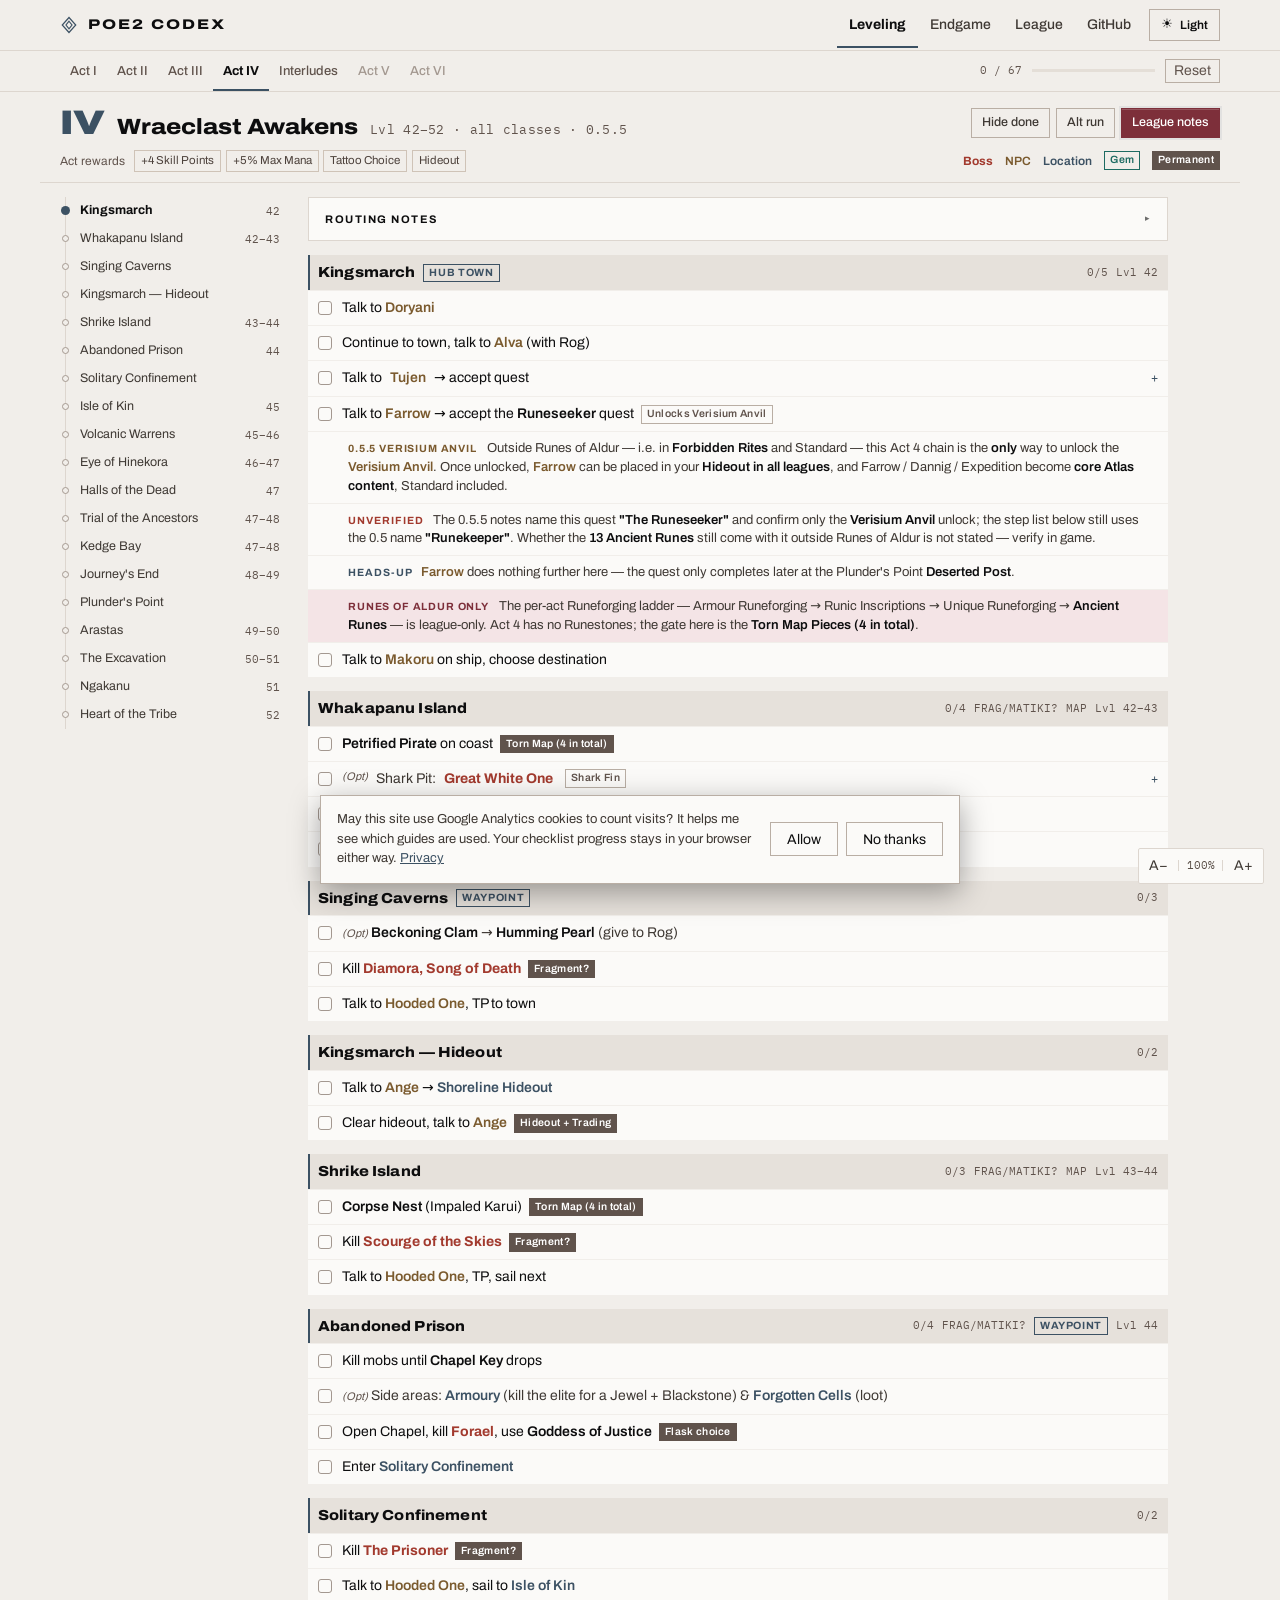
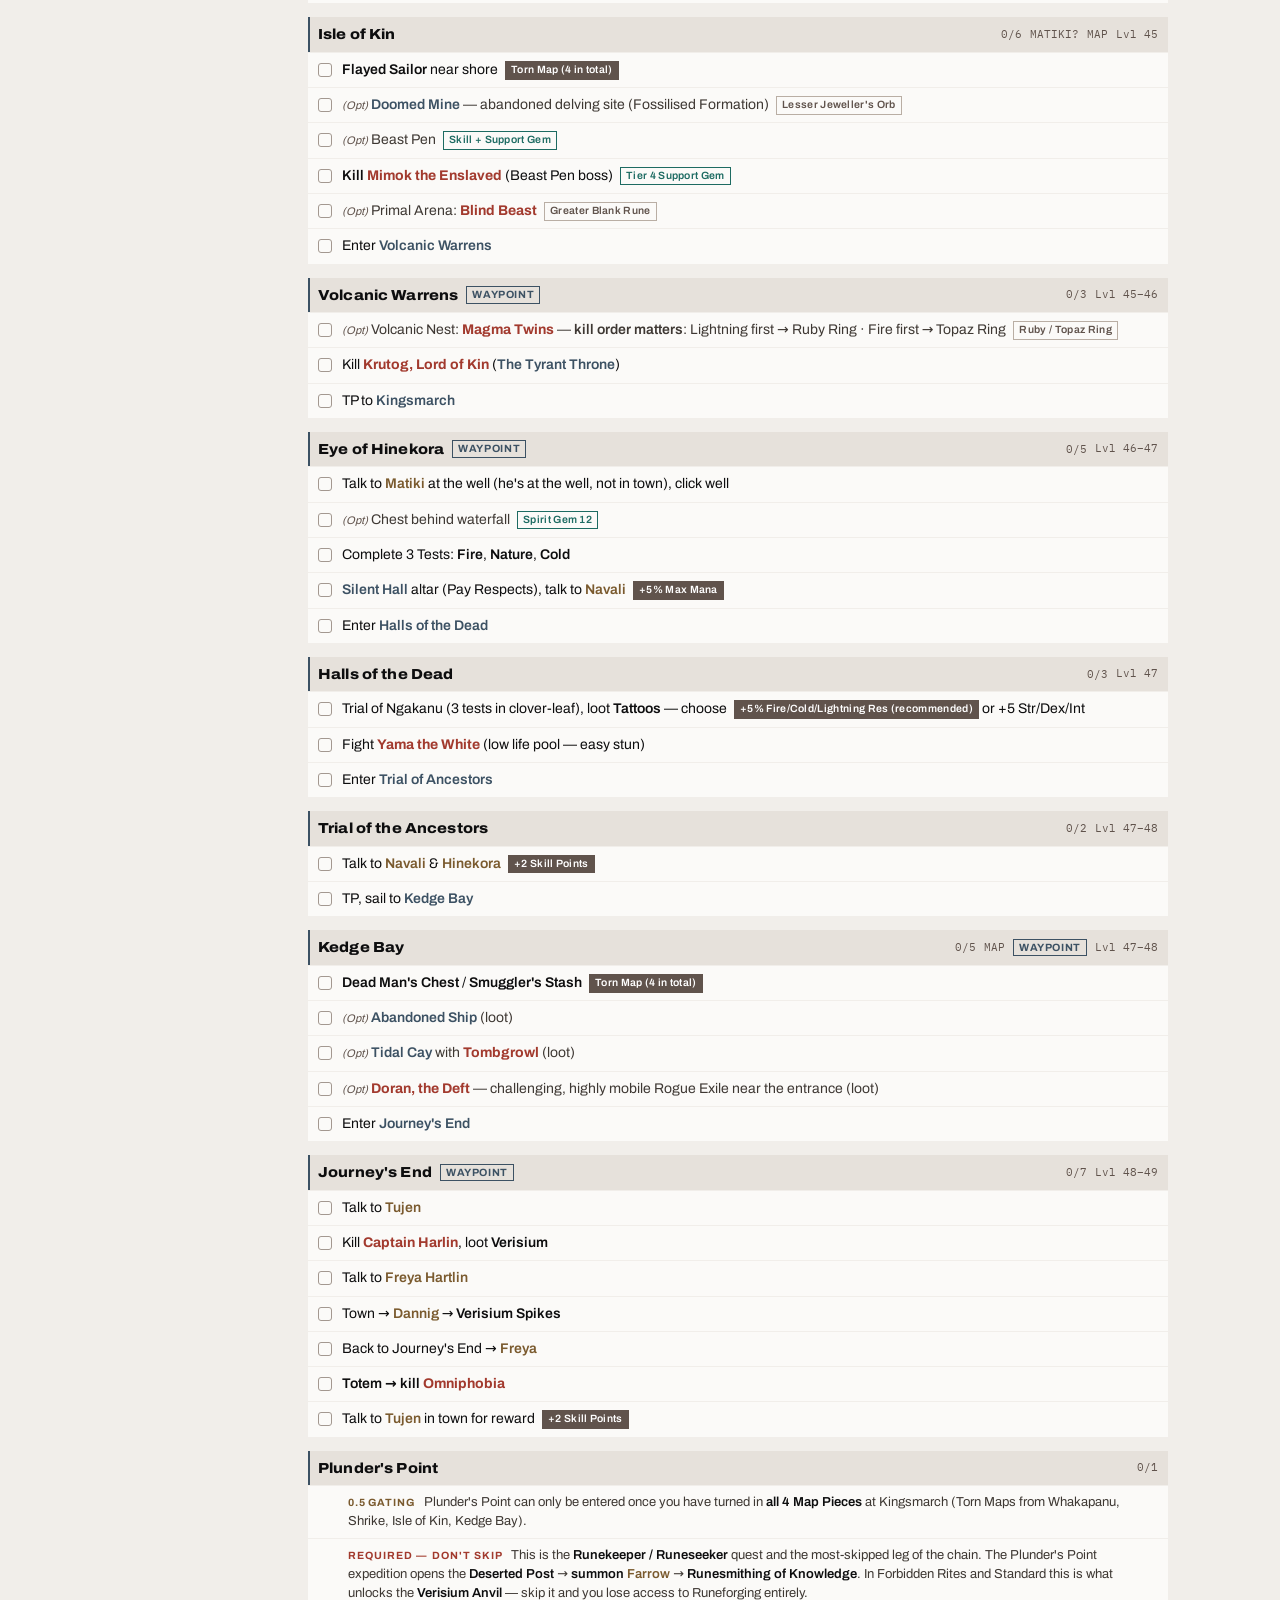
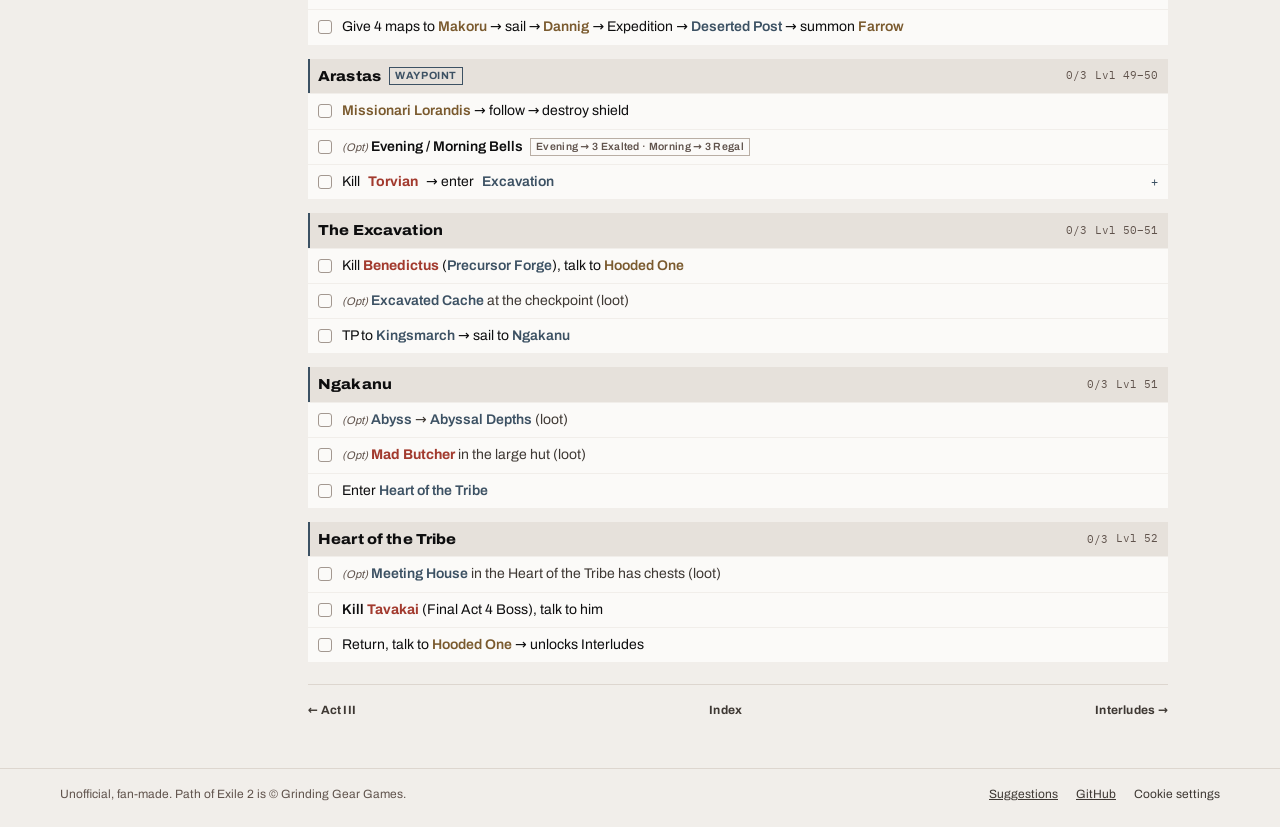
<file: poe2_act4_guide.html>
<!--
  PoE2 Leveling Campaign & Endgame Guide — Act IV — Keth to Nightmare of the King
  Copyright (c) 2026 domistae
  Licensed under the MIT License — see LICENSE for the full text.
  Source: https://github.com/domistae/poe2-leveling
  Live site: https://domistae.github.io/poe2-leveling/

  You are free to use, modify, and redistribute this code, including for commercial purposes.
  You MUST preserve this notice and provide attribution to the original source.
  See README.md for full attribution requirements.
-->
<!DOCTYPE html>
<html lang="en">
<head>
    <meta charset="UTF-8">
    <meta name="viewport" content="width=device-width, initial-scale=1.0">
    <meta http-equiv="Content-Security-Policy" content="default-src 'self'; script-src 'self' https://www.googletagmanager.com; style-src 'self' 'unsafe-inline'; font-src 'self'; img-src 'self' data: https://*.google-analytics.com https://*.googletagmanager.com; connect-src 'self' https://*.google-analytics.com https://*.analytics.google.com https://*.googletagmanager.com; object-src 'none'; base-uri 'self'; form-action 'none'">
    <meta name="referrer" content="strict-origin-when-cross-origin">
    <title>PoE 2 Act 4 Walkthrough — Kingsmarch &amp; Four Islands (Patch 0.5.5)</title>
    <meta name="description" content="Path of Exile 2 Act 4 walkthrough with progress tracking. Optimal routing across the four islands, Magma Twins, Mimok, Omniphobia +2 skill points. Patch 0.5.5 (Forbidden Rites).">
    <meta name="author" content="domistae">
    <meta name="theme-color" content="#181410">
    <link rel="canonical" href="https://domistae.github.io/poe2-leveling/poe2_act4_guide.html">

    <meta property="og:type" content="article">
    <meta property="og:site_name" content="PoE 2 Leveling Guide">
    <meta property="og:title" content="PoE 2 Act 4 Walkthrough — Kingsmarch & The Four Islands (Patch 0.5.5)">
    <meta property="og:description" content="Optimal Act 4 routing with progress tracking — all four islands, Magma Twins, Omniphobia +2 skill points. Patch 0.5.5.">
    <meta property="og:url" content="https://domistae.github.io/poe2-leveling/poe2_act4_guide.html">
    <meta property="og:image" content="https://domistae.github.io/poe2-leveling/og-image.png">
    <meta property="og:image:width" content="1200">
    <meta property="og:image:height" content="630">
    <meta property="og:image:alt" content="Path of Exile 2 Act 4 Walkthrough — Kingsmarch and the four islands (Patch 0.5.5)">

    <meta name="twitter:card" content="summary_large_image">
    <meta name="twitter:title" content="PoE 2 Act 4 Walkthrough — Kingsmarch & The Four Islands (Patch 0.5.5)">
    <meta name="twitter:description" content="Optimal Act 4 routing with progress tracking — all four islands, Magma Twins, Omniphobia +2 skill points. Patch 0.5.5.">
    <meta name="twitter:image" content="https://domistae.github.io/poe2-leveling/og-image.png">

    <meta name="google-site-verification" content="97--Tcu6ftMsekIsByOualijpqUhXa_pOvMME-dgzXM">
    <script src="assets/analytics.js" defer></script>
    <link rel="stylesheet" href="assets/fonts/fonts.css">
    <script src="assets/site.js"></script>
    <link rel="stylesheet" href="assets/base.css">
    <link rel="stylesheet" href="assets/checklist.css">
    <link rel="stylesheet" href="assets/skin.css">
    <link rel="stylesheet" href="assets/act.css">
</head>
<body class="act-page" data-progress-key="poe2-act4-v05" data-reset-label="Act IV">
    <header class="site-head">
        <div class="site-head-row">
            <a href="index.html" class="brand">
                <svg width="18" height="18" viewBox="0 0 24 24" fill="none" stroke="currentColor" stroke-width="1.6" aria-hidden="true"><path d="M12 2 L21 12 L12 22 L3 12 Z"/><path d="M12 7 L16 12 L12 17 L8 12 Z"/></svg>
                <span>POE2 CODEX</span>
            </a>
            <nav class="site-nav" aria-label="Main">
                <a href="poe2_leveling_guide.html" class="site-nav-link current">Leveling</a>
                <a href="poe2_endgame_guide.html" class="site-nav-link">Endgame</a>
                <a href="poe2_league_guide.html" class="site-nav-link">League</a>
                <a href="https://github.com/domistae/poe2-leveling" class="site-nav-link">GitHub</a>
                <button type="button" class="theme-toggle" aria-label="Toggle theme">
                    <span class="icon" id="theme-icon">☾</span>
                    <span id="theme-label">Night</span>
                </button>
            </nav>
        </div>
    </header>

    <nav class="act-strip" aria-label="Acts">
        <div class="act-strip-row">
            <div class="act-tabs">
            <a href="poe2_act1_guide.html" class="act-tab">Act I</a>
            <a href="poe2_act2_guide.html" class="act-tab">Act II</a>
            <a href="poe2_act3_guide.html" class="act-tab">Act III</a>
            <a href="poe2_act4_guide.html" class="act-tab current" aria-current="page">Act IV</a>
            <a href="poe2_interludes_guide.html" class="act-tab">Interludes</a>
            <span class="act-tab coming" title="Coming with 1.0">Act V</span>
            <span class="act-tab coming" title="Coming with 1.0">Act VI</span>
            </div>
            <div class="act-progress" title="Steps done on this page"><span class="act-progress-count" id="actProgressText">0 / 0</span><span class="act-progress-bar" aria-hidden="true"><span id="actProgressBar"></span></span><button type="button" class="act-reset" id="resetProgress" title="Clear progress on this page">Reset</button></div>
        </div>
    </nav>

    <div class="act-top">
        <section class="act-head">
            <div class="act-title"><span class="act-num">IV</span><h1>Wraeclast Awakens</h1><span class="act-meta">Lvl 42–52 · all classes · 0.5.5</span></div>
            <div class="act-filters" role="group" aria-label="Filters">
                <button type="button" class="view-chip" data-view="hide-completed" aria-pressed="false" title="Hide steps you have already ticked off">Hide done</button>
                <button type="button" class="view-chip" data-view="alt-leveling" aria-pressed="false" title="Alt run: only the necessary steps, everything marked (Opt) is hidden">Alt run</button>
                <button type="button" class="view-chip league" data-view="league-notes" aria-pressed="true" title="Show or hide league-only notes">League notes</button>
            </div>
        </section>
        <div class="act-rewards">
            <span class="act-rewards-label">Act rewards</span>
            <span class="act-chip">+4 Skill Points</span>
            <span class="act-chip">+5% Max Mana</span>
            <span class="act-chip">Tattoo Choice</span>
            <span class="act-chip">Hideout</span>
            <span class="act-legend" role="group" aria-label="Colour key">
                <span class="lg-boss">Boss</span><span class="lg-npc">NPC</span><span class="lg-loc">Location</span><span class="lg-gem">Gem</span><span class="lg-perm">Permanent</span>
            </span>
        </div>
    </div>

    <div class="container act-body">
        <aside class="act-side">
            <nav class="zone-rail" id="zoneRail" aria-label="Zones"></nav>
        </aside>

        <main class="main">

            <details class="info-box" style="border-left: 3px solid var(--steel); margin-bottom: 1.5rem;">
                <summary style="color: var(--steel);">Routing Notes</summary>
                <ul class="tip-list">
                    <li><span class="icon" style="color: var(--steel);">◆</span> Weapon Fragments and Matiki are <strong>randomized</strong> across the four islands each league — Kingsmarch dialogue tells you which</li>
                    <li><span class="icon" style="color: var(--steel);">◆</span> <strong>Matiki is held captive in a cage</strong> on the islands — you must click the cage to free her to progress (she then waits at the Eye of Hinekora well)</li>
                    <li><span class="icon" style="color: var(--steel);">◆</span> Magma Twins (Volcanic Warrens) — <strong>kill order matters</strong>: Lightning first → Ruby Ring · Fire first → Topaz Ring</li>
                    <li><span class="icon" style="color: var(--steel);">◆</span> Mimok the Enslaved (Isle of Kin) drops a <strong>guaranteed Tier 4 Support Gem</strong></li>
                    <li><span class="icon" style="color: var(--steel);">◆</span> Halls of the Dead tattoo: pick <strong>+5% Fire/Cold/Lightning Resistance</strong> for most builds (Str/Dex/Int alternative for stat-thresholds)</li>
                    <li><span class="icon" style="color: var(--steel);">◆</span> Eye of Hinekora — <strong>hidden chest behind waterfall</strong> = Spirit Gem Lv12</li>
                    <li><span class="icon" style="color: var(--steel);">◆</span> Blind Beast (Isle of Kin) drops <strong>Greater Blank Rune</strong> (skill points moved to Omniphobia)</li>
                    <li><span class="icon" style="color: var(--steel);">◆</span> <strong>0.5:</strong> Greater Orbs of Transmutation / Augmentation can now begin dropping in Act 4 (min mod level dropped 55 → 44)</li>
                    <li><span class="icon" style="color: var(--steel);">◆</span> <strong>0.5:</strong> monster density reduced in the back half of the campaign — Act 4 is comparatively XP-rich, but pace still tightens overall</li>
                </ul>
            </details>


            <!-- KINGSMARCH -->
            <div class="zone-header" id="kingsmarch">Kingsmarch <span class="wp town">HUB TOWN</span> <span class="lvl">Lvl 42</span></div>
            <div class="step" data-step="1"><div class="step-check"><div class="checkbox"></div></div>
                <div class="step-content">Talk to <span class="npc">Doryani</span></div></div>
            <div class="step" data-step="2"><div class="step-check"><div class="checkbox"></div></div>
                <div class="step-content">Continue to town, talk to <span class="npc">Alva</span> (with Rog)</div></div>
            <div class="step" data-step="3"><div class="step-check"><div class="checkbox"></div></div>
                <div class="step-content">Talk to <span class="npc">Tujen</span> → accept quest</div></div>
            <div class="note tip"><span class="label">0.5</span><span class="npc">Rog</span> does nothing this patch — the boat charter is handled by <span class="npc">Makoru</span> (step below).</div>
            <div class="step" data-step="4"><div class="step-check"><div class="checkbox"></div></div>
                <div class="step-content">Talk to <span class="npc">Farrow</span> → accept the <span class="item">Runeseeker</span> quest <span class="reward-tag craft">Unlocks Verisium Anvil</span></div></div>
            <div class="note change"><span class="label">0.5.5 Verisium Anvil</span>Outside Runes of Aldur — i.e. in <strong>Forbidden Rites</strong> and Standard — this Act 4 chain is the <strong>only</strong> way to unlock the <span class="npc">Verisium Anvil</span>. Once unlocked, <span class="npc">Farrow</span> can be placed in your <strong>Hideout in all leagues</strong>, and Farrow / Dannig / Expedition become <strong>core Atlas content</strong>, Standard included.</div>
            <div class="note warn"><span class="label">Unverified</span>The 0.5.5 notes name this quest <strong>"The Runeseeker"</strong> and confirm only the <strong>Verisium Anvil</strong> unlock; the step list below still uses the 0.5 name <strong>"Runekeeper"</strong>. Whether the <strong>13 Ancient Runes</strong> still come with it outside Runes of Aldur is not stated — verify in game.</div>
            <div class="note tip"><span class="label">Heads-up</span><span class="npc">Farrow</span> does nothing further here — the quest only completes later at the Plunder's Point <strong>Deserted Post</strong>.</div>
            <div class="note league" data-league="runes-of-aldur">The per-act Runeforging ladder — Armour Runeforging → Runic Inscriptions → Unique Runeforging → <strong>Ancient Runes</strong> — is league-only. Act 4 has no Runestones; the gate here is the <strong>Torn Map Pieces (4 in total)</strong>.</div>
            <div class="step" data-step="5"><div class="step-check"><div class="checkbox"></div></div>
                <div class="step-content">Talk to <span class="npc">Makoru</span> on ship, choose destination</div></div>

            <!-- WHAKAPANU ISLAND -->
            <div class="zone-header" id="whakapanu">Whakapanu Island <span class="frag">FRAG/MATIKI?</span> <span class="map">MAP</span> <span class="lvl">Lvl 42–43</span></div>
            <div class="step" data-step="6"><div class="step-check"><div class="checkbox"></div></div>
                <div class="step-content"><span class="item">Petrified Pirate</span> on coast <span class="reward-tag map">Torn Map (4 in total)</span></div></div>
            <div class="step" data-step="7"><div class="step-check"><div class="checkbox"></div></div>
                <div class="step-content"><span class="skip">(Opt)</span> Shark Pit: <span class="boss">Great White One</span> <span class="reward-tag optional">Shark Fin</span></div></div>
            <div class="note tip"><span class="label">Shark Fin</span>Hand the <strong>Shark Fin</strong> to <span class="npc">Kaimana</span> to complete <em>Tribal Medicine</em> — at <span class="loc">Ngakanu</span> early, or on the docks <strong>after defeating Tavakai</strong> if the islands are already corrupted. Reward: choice of <strong>Uncut Gem Lv11</strong> (Skill / Spirit / Support) + a permanent Tukuama stat blessing.</div>
            <div class="step" data-step="8"><div class="step-check"><div class="checkbox"></div></div>
                <div class="step-content"><span class="skip">(Opt)</span> Crabshell Cavern: <span class="boss">Clawcrunch</span> <span class="reward-tag gem">Support Gem 4</span></div></div>
            <div class="step" data-step="9"><div class="step-check"><div class="checkbox"></div></div>
                <div class="step-content">Enter <span class="loc">Singing Caverns</span></div></div>

            <div class="zone-header">Singing Caverns <span class="wp">WAYPOINT</span></div>
            <div class="step" data-step="10"><div class="step-check"><div class="checkbox"></div></div>
                <div class="step-content"><span class="skip">(Opt)</span> <span class="item">Beckoning Clam</span> → <span class="item">Humming Pearl</span> (give to Rog)</div></div>
            <div class="step" data-step="11"><div class="step-check"><div class="checkbox"></div></div>
                <div class="step-content">Kill <span class="boss">Diamora, Song of Death</span> <span class="reward-tag frag">Fragment?</span></div></div>
            <div class="step" data-step="12"><div class="step-check"><div class="checkbox"></div></div>
                <div class="step-content">Talk to <span class="npc">Hooded One</span>, TP to town</div></div>

            <div class="zone-header">Kingsmarch — Hideout</div>
            <div class="step" data-step="13"><div class="step-check"><div class="checkbox"></div></div>
                <div class="step-content">Talk to <span class="npc">Ange</span> → <span class="loc">Shoreline Hideout</span></div></div>
            <div class="step" data-step="14"><div class="step-check"><div class="checkbox"></div></div>
                <div class="step-content">Clear hideout, talk to <span class="npc">Ange</span> <span class="reward-tag perm">Hideout + Trading</span></div></div>

            <!-- SHRIKE ISLAND -->
            <div class="zone-header" id="shrike">Shrike Island <span class="frag">FRAG/MATIKI?</span> <span class="map">MAP</span> <span class="lvl">Lvl 43–44</span></div>
            <div class="step" data-step="15"><div class="step-check"><div class="checkbox"></div></div>
                <div class="step-content"><span class="item">Corpse Nest</span> (Impaled Karui) <span class="reward-tag map">Torn Map (4 in total)</span></div></div>
            <div class="step" data-step="16"><div class="step-check"><div class="checkbox"></div></div>
                <div class="step-content">Kill <span class="boss">Scourge of the Skies</span> <span class="reward-tag frag">Fragment?</span></div></div>
            <div class="step" data-step="17"><div class="step-check"><div class="checkbox"></div></div>
                <div class="step-content">Talk to <span class="npc">Hooded One</span>, TP, sail next</div></div>

            <!-- ABANDONED PRISON -->
            <div class="zone-header" id="prison">Abandoned Prison <span class="frag">FRAG/MATIKI?</span> <span class="wp">WAYPOINT</span> <span class="lvl">Lvl 44</span></div>
            <div class="step" data-step="18"><div class="step-check"><div class="checkbox"></div></div>
                <div class="step-content">Kill mobs until <span class="item">Chapel Key</span> drops</div></div>
            <div class="step" data-step="19"><div class="step-check"><div class="checkbox"></div></div>
                <div class="step-content"><span class="skip">(Opt)</span> Side areas: <span class="loc">Armoury</span> (kill the elite for a Jewel + Blackstone) &amp; <span class="loc">Forgotten Cells</span> (loot)</div></div>
            <div class="step" data-step="20"><div class="step-check"><div class="checkbox"></div></div>
                <div class="step-content">Open Chapel, kill <span class="boss">Forael</span>, use <span class="item">Goddess of Justice</span> <span class="reward-tag choice">Flask choice</span></div></div>
            <div class="step" data-step="21"><div class="step-check"><div class="checkbox"></div></div>
                <div class="step-content">Enter <span class="loc">Solitary Confinement</span></div></div>

            <div class="zone-header">Solitary Confinement</div>
            <div class="step" data-step="22"><div class="step-check"><div class="checkbox"></div></div>
                <div class="step-content">Kill <span class="boss">The Prisoner</span> <span class="reward-tag frag">Fragment?</span></div></div>
            <div class="step" data-step="23"><div class="step-check"><div class="checkbox"></div></div>
                <div class="step-content">Talk to <span class="npc">Hooded One</span>, sail to <span class="loc">Isle of Kin</span></div></div>

            <!-- ISLE OF KIN -->
            <div class="zone-header" id="isleofkin">Isle of Kin <span class="frag">MATIKI?</span> <span class="map">MAP</span> <span class="lvl">Lvl 45</span></div>
            <div class="step" data-step="24"><div class="step-check"><div class="checkbox"></div></div>
                <div class="step-content"><span class="item">Flayed Sailor</span> near shore <span class="reward-tag map">Torn Map (4 in total)</span></div></div>
            <div class="step" data-step="25"><div class="step-check"><div class="checkbox"></div></div>
                <div class="step-content"><span class="skip">(Opt)</span> <span class="loc">Doomed Mine</span> — abandoned delving site (Fossilised Formation) <span class="reward-tag optional">Lesser Jeweller's Orb</span></div></div>
            <div class="step" data-step="26"><div class="step-check"><div class="checkbox"></div></div>
                <div class="step-content"><span class="skip">(Opt)</span> Beast Pen <span class="reward-tag gem">Skill + Support Gem</span></div></div>
            <div class="step" data-step="27"><div class="step-check"><div class="checkbox"></div></div>
                <div class="step-content"><strong>Kill <span class="boss">Mimok the Enslaved</span></strong> (Beast Pen boss) <span class="reward-tag gem">Tier 4 Support Gem</span></div></div>
            <div class="step" data-step="28"><div class="step-check"><div class="checkbox"></div></div>
                <div class="step-content"><span class="skip">(Opt)</span> Primal Arena: <span class="boss">Blind Beast</span> <span class="reward-tag optional">Greater Blank Rune</span></div></div>
            <div class="step" data-step="29"><div class="step-check"><div class="checkbox"></div></div>
                <div class="step-content">Enter <span class="loc">Volcanic Warrens</span></div></div>

            <!-- VOLCANIC WARRENS -->
            <div class="zone-header" id="volcanic">Volcanic Warrens <span class="wp">WAYPOINT</span> <span class="lvl">Lvl 45–46</span></div>
            <div class="step" data-step="30"><div class="step-check"><div class="checkbox"></div></div>
                <div class="step-content"><span class="skip">(Opt)</span> Volcanic Nest: <span class="boss">Magma Twins</span> — <strong>kill order matters</strong>: Lightning first → Ruby Ring · Fire first → Topaz Ring <span class="reward-tag optional">Ruby / Topaz Ring</span></div></div>
            <div class="step" data-step="31"><div class="step-check"><div class="checkbox"></div></div>
                <div class="step-content">Kill <span class="boss">Krutog, Lord of Kin</span> (<span class="loc">The Tyrant Throne</span>)</div></div>
            <div class="step" data-step="32"><div class="step-check"><div class="checkbox"></div></div>
                <div class="step-content">TP to <span class="loc">Kingsmarch</span></div></div>

            <!-- EYE OF HINEKORA -->
            <div class="zone-header" id="hinekora">Eye of Hinekora <span class="wp">WAYPOINT</span> <span class="lvl">Lvl 46–47</span></div>
            <div class="step" data-step="33"><div class="step-check"><div class="checkbox"></div></div>
                <div class="step-content">Talk to <span class="npc">Matiki</span> at the well (he's at the well, not in town), click well</div></div>
            <div class="step" data-step="34"><div class="step-check"><div class="checkbox"></div></div>
                <div class="step-content"><span class="skip">(Opt)</span> Chest behind waterfall <span class="reward-tag gem">Spirit Gem 12</span></div></div>
            <div class="step" data-step="35"><div class="step-check"><div class="checkbox"></div></div>
                <div class="step-content">Complete 3 Tests: <span class="item">Fire</span>, <span class="item">Nature</span>, <span class="item">Cold</span></div></div>
            <div class="step" data-step="36"><div class="step-check"><div class="checkbox"></div></div>
                <div class="step-content"><span class="loc">Silent Hall</span> altar (Pay Respects), talk to <span class="npc">Navali</span> <span class="reward-tag perm">+5% Max Mana</span></div></div>
            <div class="step" data-step="37"><div class="step-check"><div class="checkbox"></div></div>
                <div class="step-content">Enter <span class="loc">Halls of the Dead</span></div></div>

            <!-- HALLS OF THE DEAD -->
            <div class="zone-header" id="halls">Halls of the Dead <span class="lvl">Lvl 47</span></div>
            <div class="step" data-step="38"><div class="step-check"><div class="checkbox"></div></div>
                <div class="step-content">Trial of Ngakanu (3 tests in clover-leaf), loot <span class="item">Tattoos</span> — choose <span class="reward-tag perm">+5% Fire/Cold/Lightning Res (recommended)</span> or +5 Str/Dex/Int</div></div>
            <div class="step" data-step="39"><div class="step-check"><div class="checkbox"></div></div>
                <div class="step-content">Fight <span class="boss">Yama the White</span> (low life pool — easy stun)</div></div>
            <div class="step" data-step="40"><div class="step-check"><div class="checkbox"></div></div>
                <div class="step-content">Enter <span class="loc">Trial of Ancestors</span></div></div>

            <div class="zone-header">Trial of the Ancestors <span class="lvl">Lvl 47–48</span></div>
            <div class="step" data-step="41"><div class="step-check"><div class="checkbox"></div></div>
                <div class="step-content">Talk to <span class="npc">Navali</span> &amp; <span class="npc">Hinekora</span> <span class="reward-tag perm">+2 Skill Points</span></div></div>
            <div class="step" data-step="42"><div class="step-check"><div class="checkbox"></div></div>
                <div class="step-content">TP, sail to <span class="loc">Kedge Bay</span></div></div>

            <!-- KEDGE BAY -->
            <div class="zone-header" id="kedge">Kedge Bay <span class="map">MAP</span> <span class="wp">WAYPOINT</span> <span class="lvl">Lvl 47–48</span></div>
            <div class="step" data-step="43"><div class="step-check"><div class="checkbox"></div></div>
                <div class="step-content"><span class="item">Dead Man's Chest</span> / <span class="item">Smuggler's Stash</span> <span class="reward-tag map">Torn Map (4 in total)</span></div></div>
            <div class="step" data-step="44"><div class="step-check"><div class="checkbox"></div></div>
                <div class="step-content"><span class="skip">(Opt)</span> <span class="loc">Abandoned Ship</span> (loot)</div></div>
            <div class="step" data-step="45"><div class="step-check"><div class="checkbox"></div></div>
                <div class="step-content"><span class="skip">(Opt)</span> <span class="loc">Tidal Cay</span> with <span class="boss">Tombgrowl</span> (loot)</div></div>
            <div class="step" data-step="47"><div class="step-check"><div class="checkbox"></div></div>
                <div class="step-content"><span class="skip">(Opt)</span> <span class="boss">Doran, the Deft</span> — challenging, highly mobile Rogue Exile near the entrance (loot)</div></div>
            <div class="step" data-step="46"><div class="step-check"><div class="checkbox"></div></div>
                <div class="step-content">Enter <span class="loc">Journey's End</span></div></div>

            <!-- JOURNEY'S END -->
            <div class="zone-header" id="journey">Journey's End <span class="wp">WAYPOINT</span> <span class="lvl">Lvl 48–49</span></div>
            <div class="step" data-step="48"><div class="step-check"><div class="checkbox"></div></div>
                <div class="step-content">Talk to <span class="npc">Tujen</span></div></div>
            <div class="step" data-step="49"><div class="step-check"><div class="checkbox"></div></div>
                <div class="step-content">Kill <span class="boss">Captain Harlin</span>, loot <span class="item">Verisium</span></div></div>
            <div class="step" data-step="50"><div class="step-check"><div class="checkbox"></div></div>
                <div class="step-content">Talk to <span class="npc">Freya Hartlin</span></div></div>
            <div class="step" data-step="51"><div class="step-check"><div class="checkbox"></div></div>
                <div class="step-content">Town → <span class="npc">Dannig</span> → <span class="item">Verisium Spikes</span></div></div>
            <div class="step" data-step="52"><div class="step-check"><div class="checkbox"></div></div>
                <div class="step-content">Back to Journey's End → <span class="npc">Freya</span></div></div>
            <div class="step" data-step="53"><div class="step-check"><div class="checkbox"></div></div>
                <div class="step-content"><strong>Totem → kill <span class="boss">Omniphobia</span></strong></div></div>
            <div class="step" data-step="54"><div class="step-check"><div class="checkbox"></div></div>
                <div class="step-content">Talk to <span class="npc">Tujen</span> in town for reward <span class="reward-tag perm">+2 Skill Points</span></div></div>

            <div class="zone-header">Plunder's Point</div>
            <div class="note change"><span class="label">0.5 Gating</span>Plunder's Point can only be entered once you have turned in <strong>all 4 Map Pieces</strong> at Kingsmarch (Torn Maps from Whakapanu, Shrike, Isle of Kin, Kedge Bay).</div>
            <div class="note warning"><span class="label">Required — don't skip</span>This is the <strong>Runekeeper / Runeseeker</strong> quest and the most-skipped leg of the chain. The Plunder's Point expedition opens the <strong>Deserted Post</strong> → <strong>summon <span class="npc">Farrow</span></strong> → <strong>Runesmithing of Knowledge</strong>. In Forbidden Rites and Standard this is what unlocks the <strong>Verisium Anvil</strong> — skip it and you lose access to Runeforging entirely.</div>
            <div class="step" data-step="55"><div class="step-check"><div class="checkbox"></div></div>
                <div class="step-content">Give 4 maps to <span class="npc">Makoru</span> → sail → <span class="npc">Dannig</span> → Expedition → <span class="loc">Deserted Post</span> → summon <span class="npc">Farrow</span></div></div>

            <!-- ARASTAS -->
            <div class="zone-header" id="arastas">Arastas <span class="wp">WAYPOINT</span> <span class="lvl">Lvl 49–50</span></div>
            <div class="step" data-step="56"><div class="step-check"><div class="checkbox"></div></div>
                <div class="step-content"><span class="npc">Missionari Lorandis</span> → follow → destroy shield</div></div>
            <div class="step" data-step="57"><div class="step-check"><div class="checkbox"></div></div>
                <div class="step-content"><span class="skip">(Opt)</span> <span class="item">Evening / Morning Bells</span> <span class="reward-tag optional">Evening → 3 Exalted · Morning → 3 Regal</span></div></div>
            <div class="step" data-step="58"><div class="step-check"><div class="checkbox"></div></div>
                <div class="step-content">Kill <span class="boss">Torvian</span> → enter <span class="loc">Excavation</span></div></div>
            <div class="note tip"><span class="label">Tactic</span>Let <span class="boss">Torvian</span> throw stones at the 2 priests above to break the fight open.</div>

            <!-- EXCAVATION -->
            <div class="zone-header" id="excavation">The Excavation <span class="lvl">Lvl 50–51</span></div>
            <div class="step" data-step="59"><div class="step-check"><div class="checkbox"></div></div>
                <div class="step-content">Kill <span class="boss">Benedictus</span> (<span class="loc">Precursor Forge</span>), talk to <span class="npc">Hooded One</span></div></div>
            <div class="step" data-step="60"><div class="step-check"><div class="checkbox"></div></div>
                <div class="step-content"><span class="skip">(Opt)</span> <span class="loc">Excavated Cache</span> at the checkpoint (loot)</div></div>
            <div class="step" data-step="61"><div class="step-check"><div class="checkbox"></div></div>
                <div class="step-content">TP to <span class="loc">Kingsmarch</span> → sail to <span class="loc">Ngakanu</span></div></div>

            <!-- NGAKANU -->
            <div class="zone-header" id="ngakanu">Ngakanu <span class="lvl">Lvl 51</span></div>
            <div class="step" data-step="63"><div class="step-check"><div class="checkbox"></div></div>
                <div class="step-content"><span class="skip">(Opt)</span> <span class="loc">Abyss</span> → <span class="loc">Abyssal Depths</span> (loot)</div></div>
            <div class="step" data-step="64"><div class="step-check"><div class="checkbox"></div></div>
                <div class="step-content"><span class="skip">(Opt)</span> <span class="boss">Mad Butcher</span> in the large hut (loot)</div></div>
            <div class="step" data-step="62"><div class="step-check"><div class="checkbox"></div></div>
                <div class="step-content">Enter <span class="loc">Heart of the Tribe</span></div></div>

            <!-- HEART OF THE TRIBE -->
            <div class="zone-header" id="finale">Heart of the Tribe <span class="lvl">Lvl 52</span></div>
            <div class="step" data-step="65"><div class="step-check"><div class="checkbox"></div></div>
                <div class="step-content"><span class="skip">(Opt)</span> <span class="loc">Meeting House</span> in the Heart of the Tribe has chests (loot)</div></div>
            <div class="step" data-step="66"><div class="step-check"><div class="checkbox"></div></div>
                <div class="step-content"><strong>Kill <span class="boss">Tavakai</span></strong> (Final Act 4 Boss), talk to him</div></div>
            <div class="step" data-step="67"><div class="step-check"><div class="checkbox"></div></div>
                <div class="step-content">Return, talk to <span class="npc">Hooded One</span> → unlocks Interludes</div></div>

            <div class="footer-nav">
                <a href="poe2_act3_guide.html">← Act III</a>
                <a href="index.html">Index</a>
                <a href="poe2_interludes_guide.html">Interludes →</a>
            </div>
        </main>
    </div>

    <footer class="site-footer act-footer">
        <div class="act-footer-row">
            <span>Unofficial, fan-made. Path of Exile 2 is © Grinding Gear Games.</span>
            <span class="act-footer-links"><a href="https://github.com/domistae/poe2-leveling/issues/new">Suggestions</a><a href="https://github.com/domistae/poe2-leveling">GitHub</a></span>
        </div>
    </footer>
    <script src="assets/league.js" defer></script>
    <script src="assets/progress.js" defer></script>
</body>
</html>
</file>
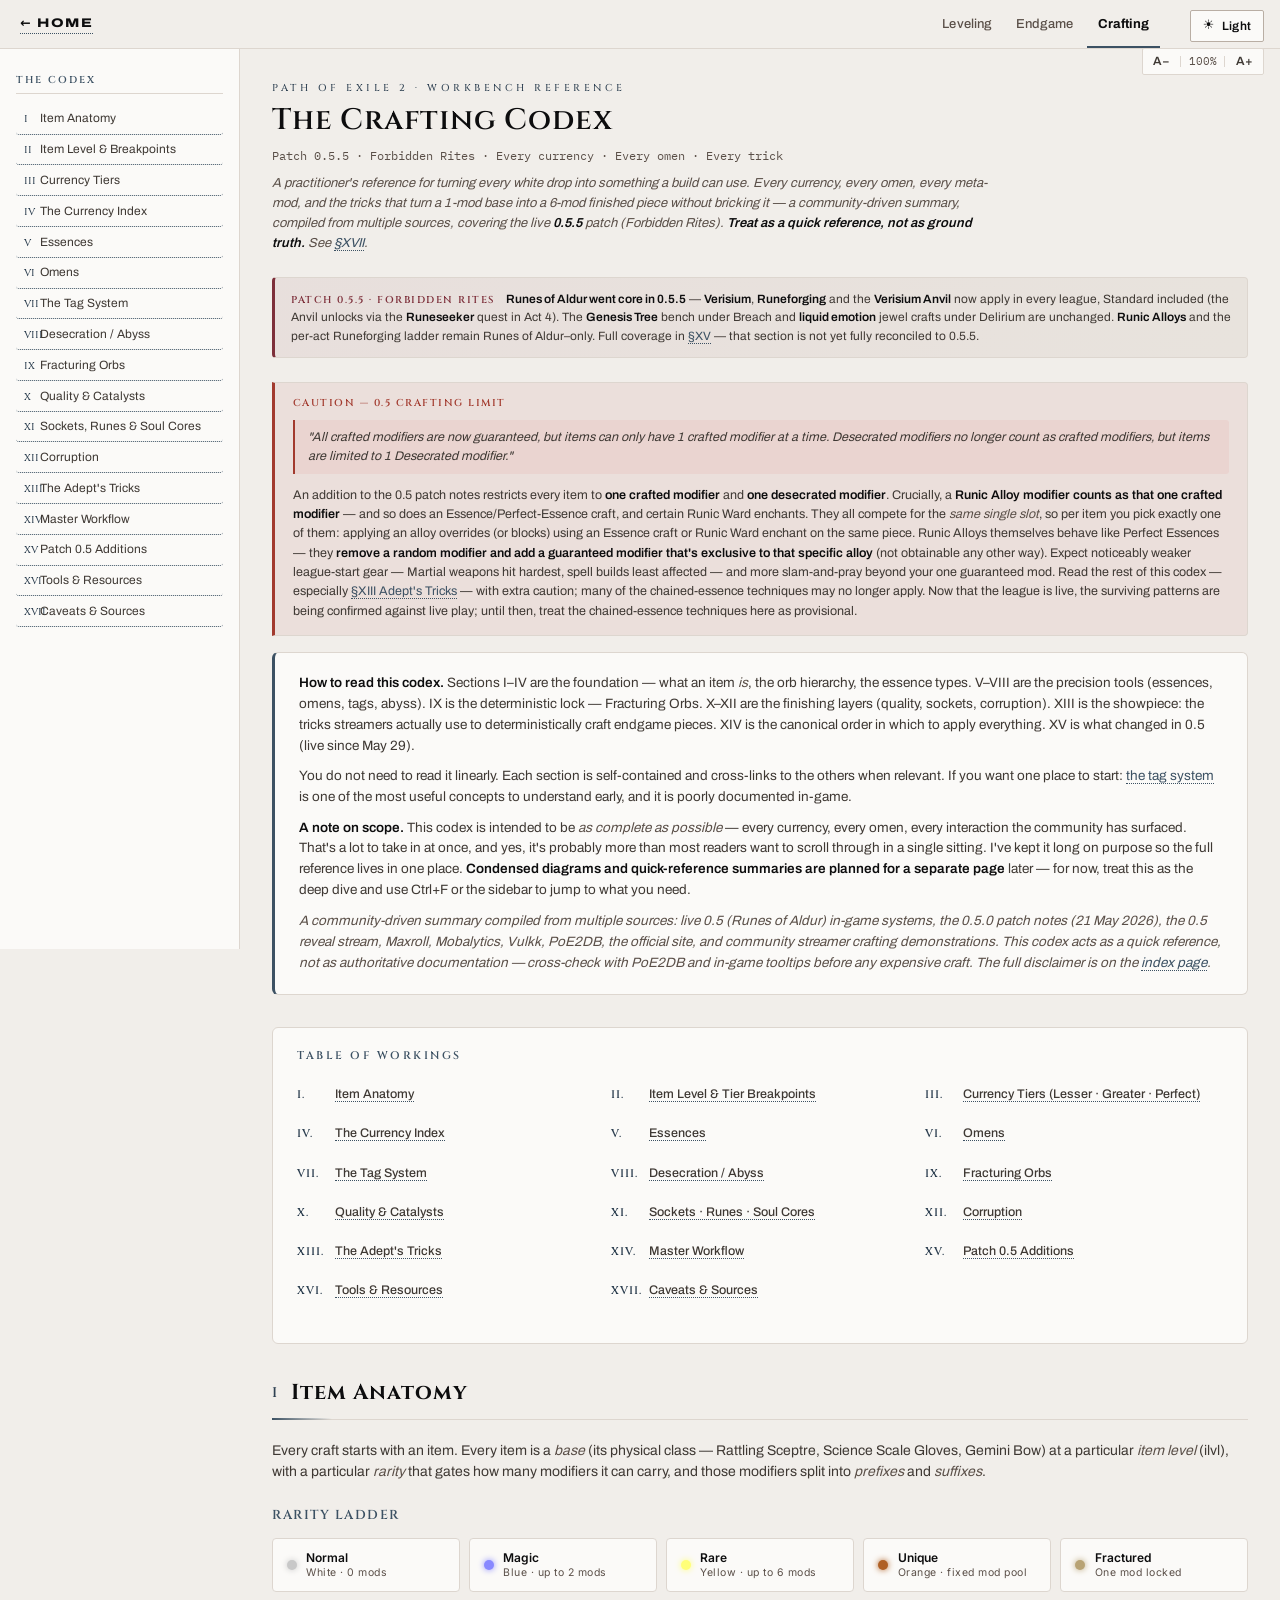
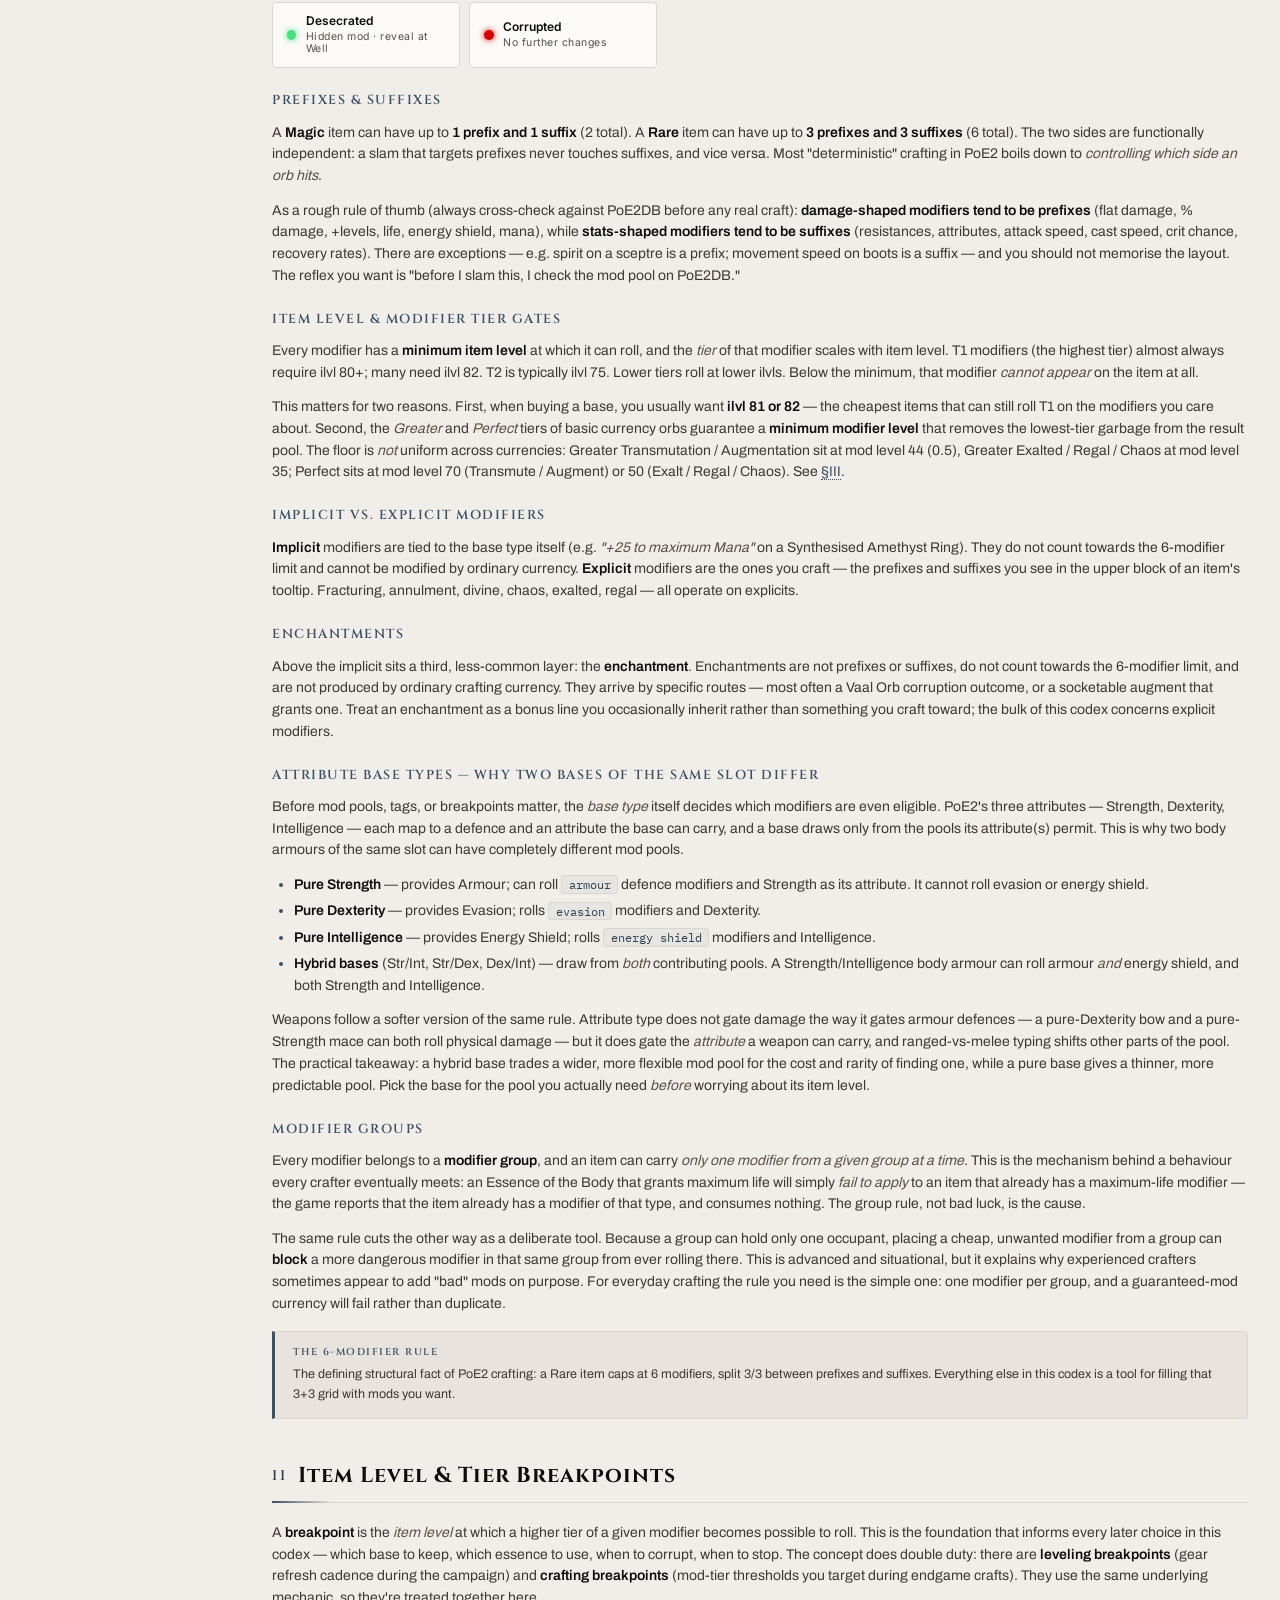
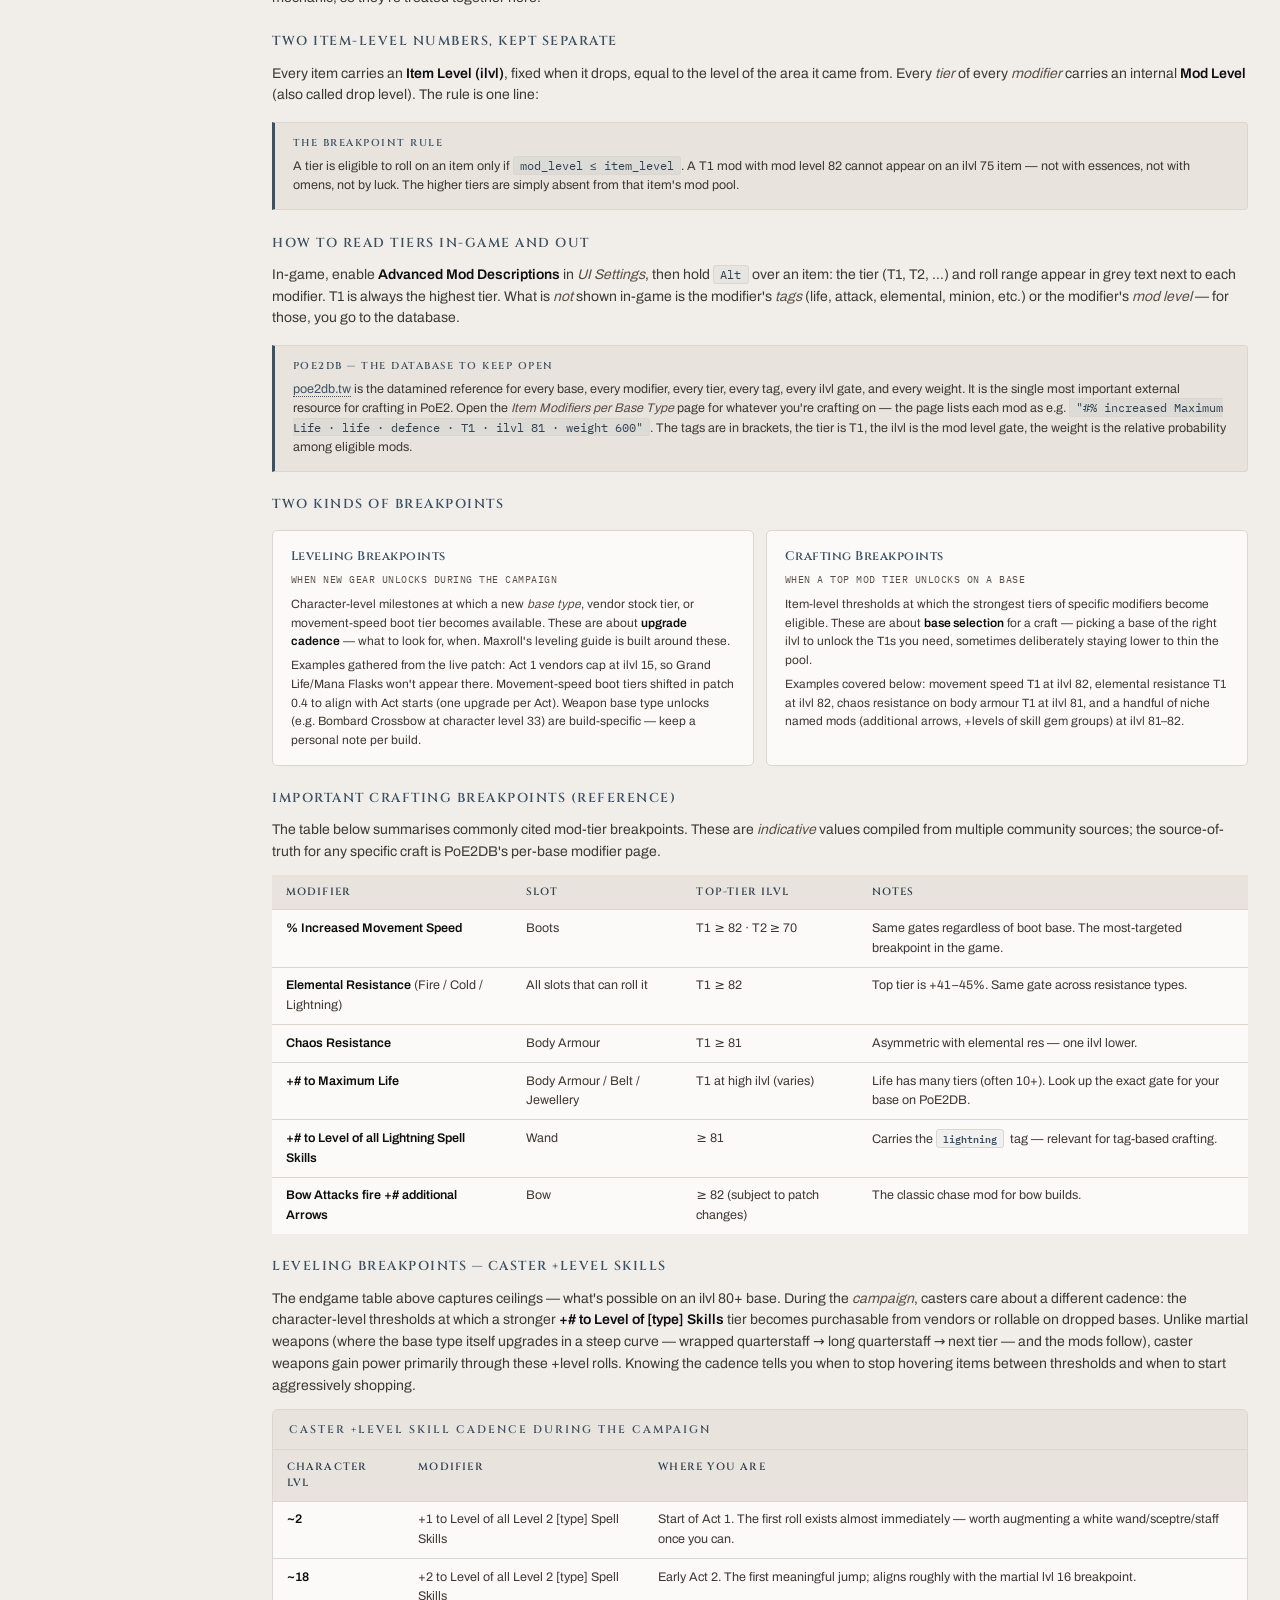
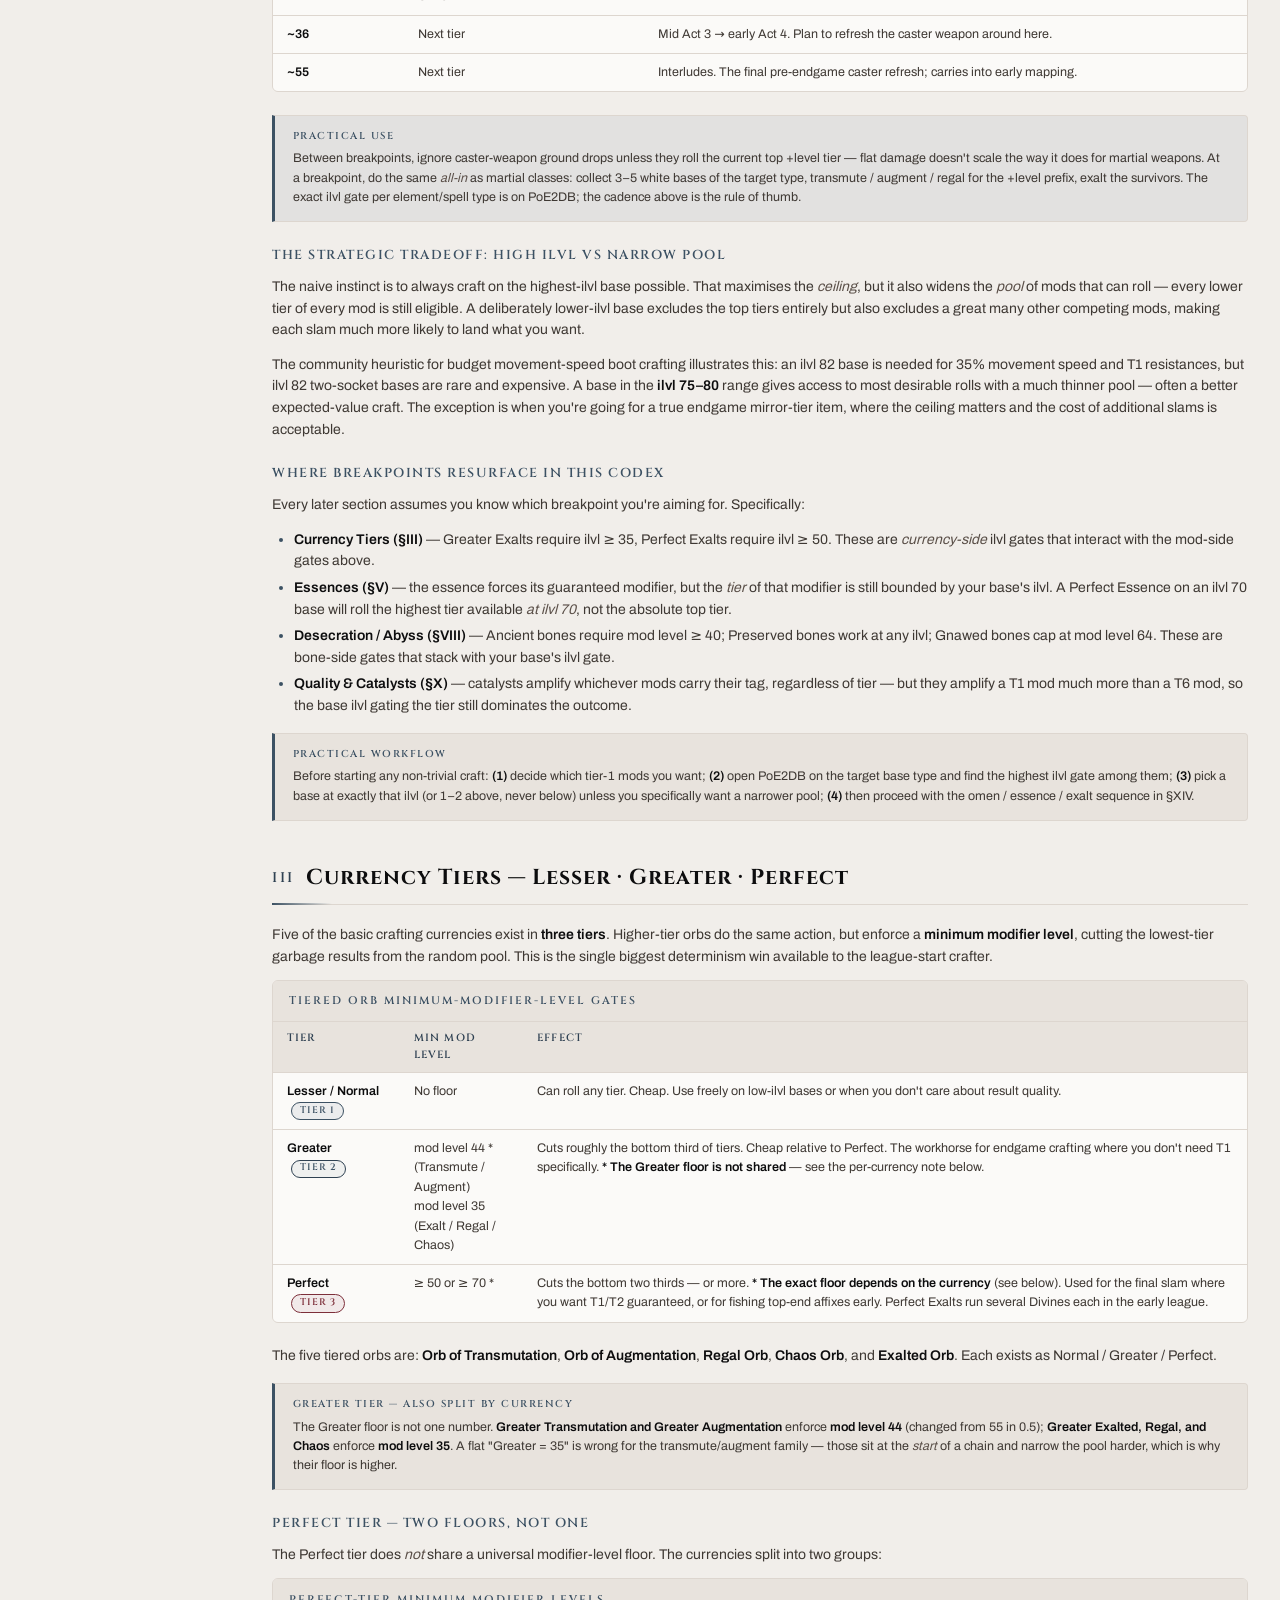
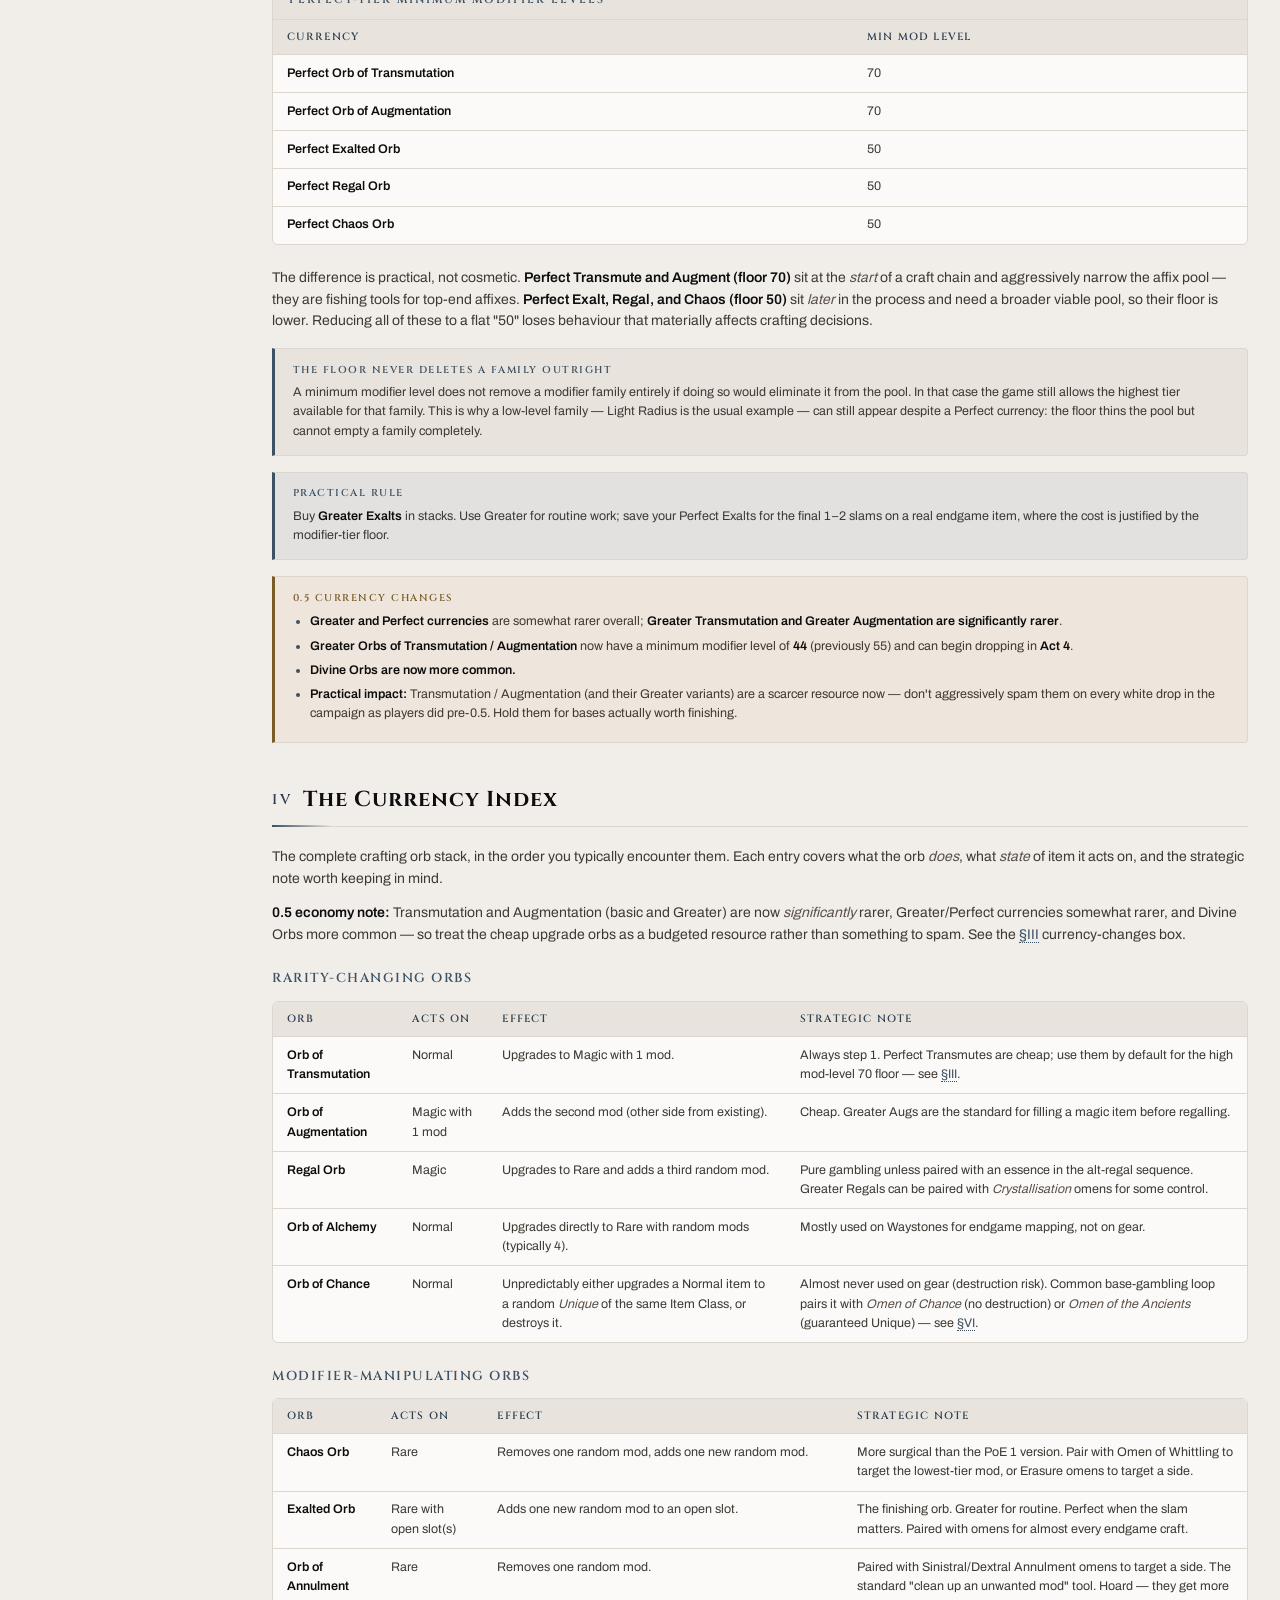
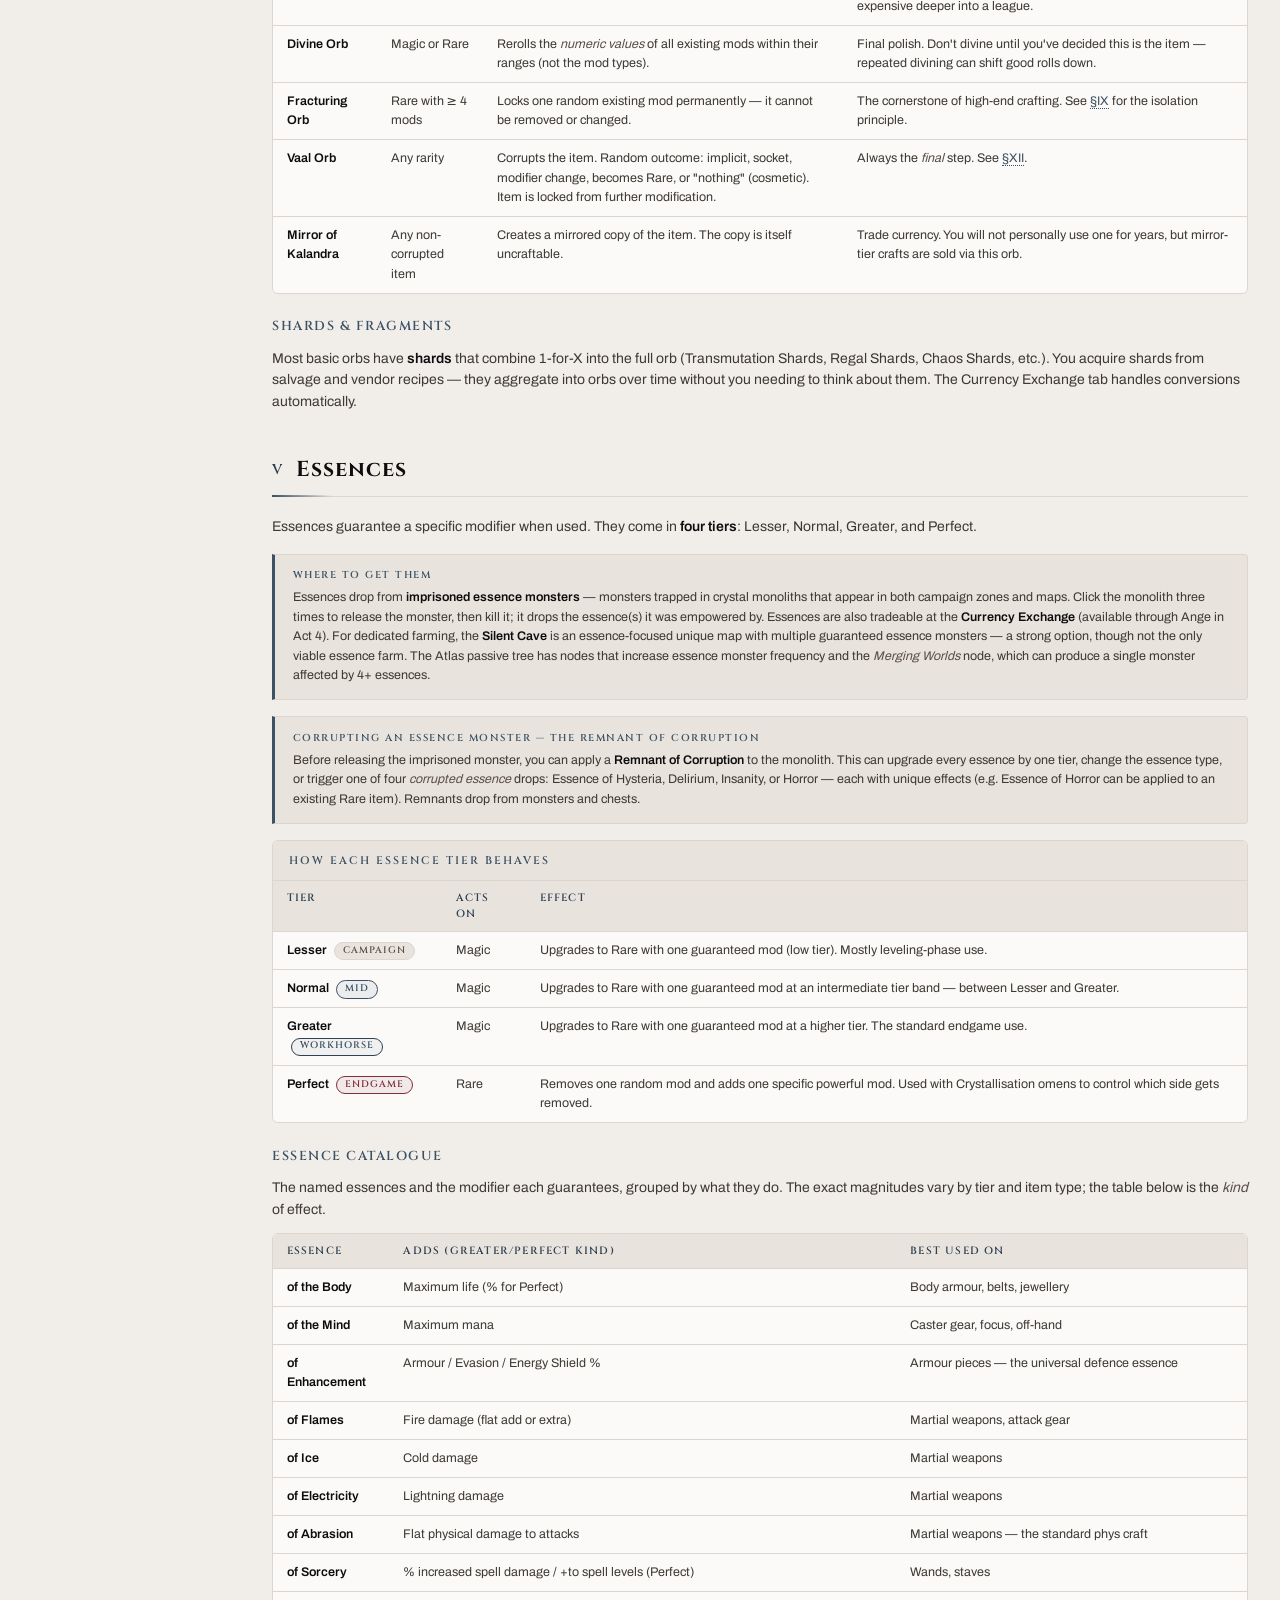
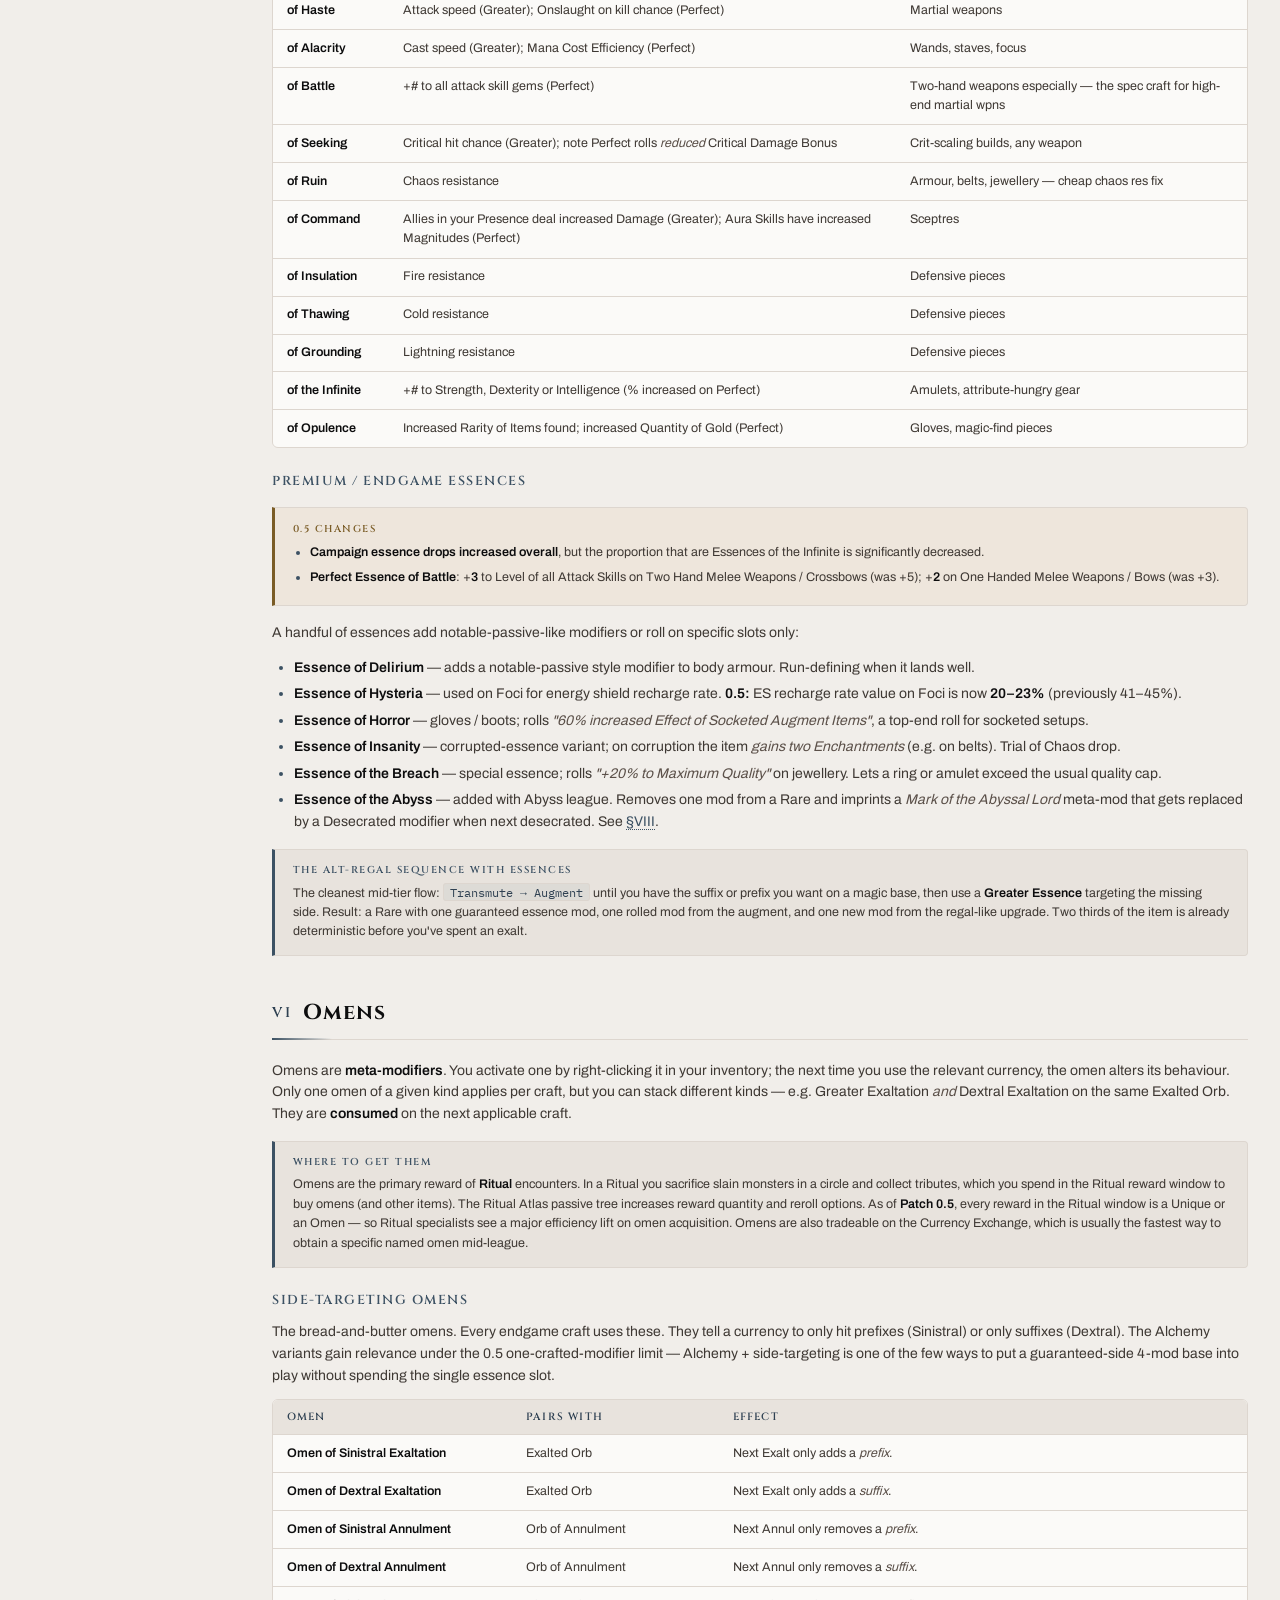
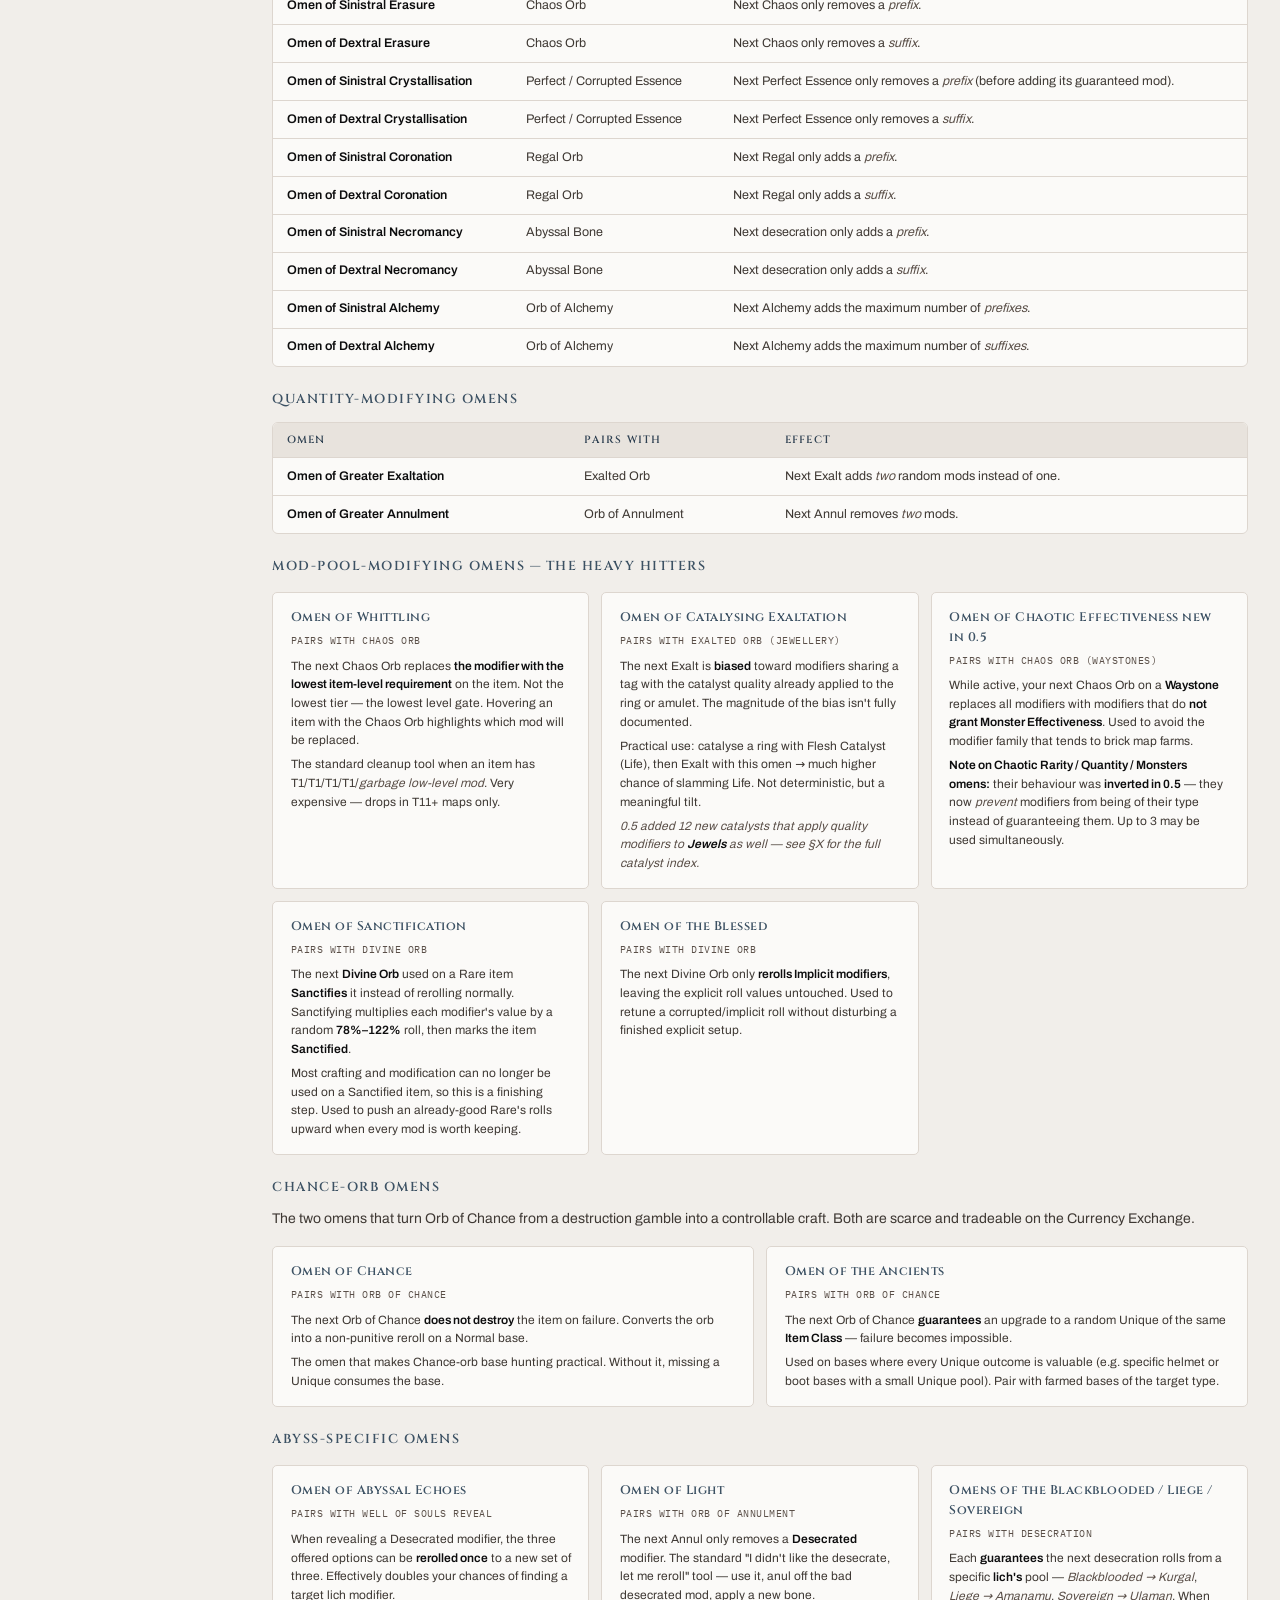
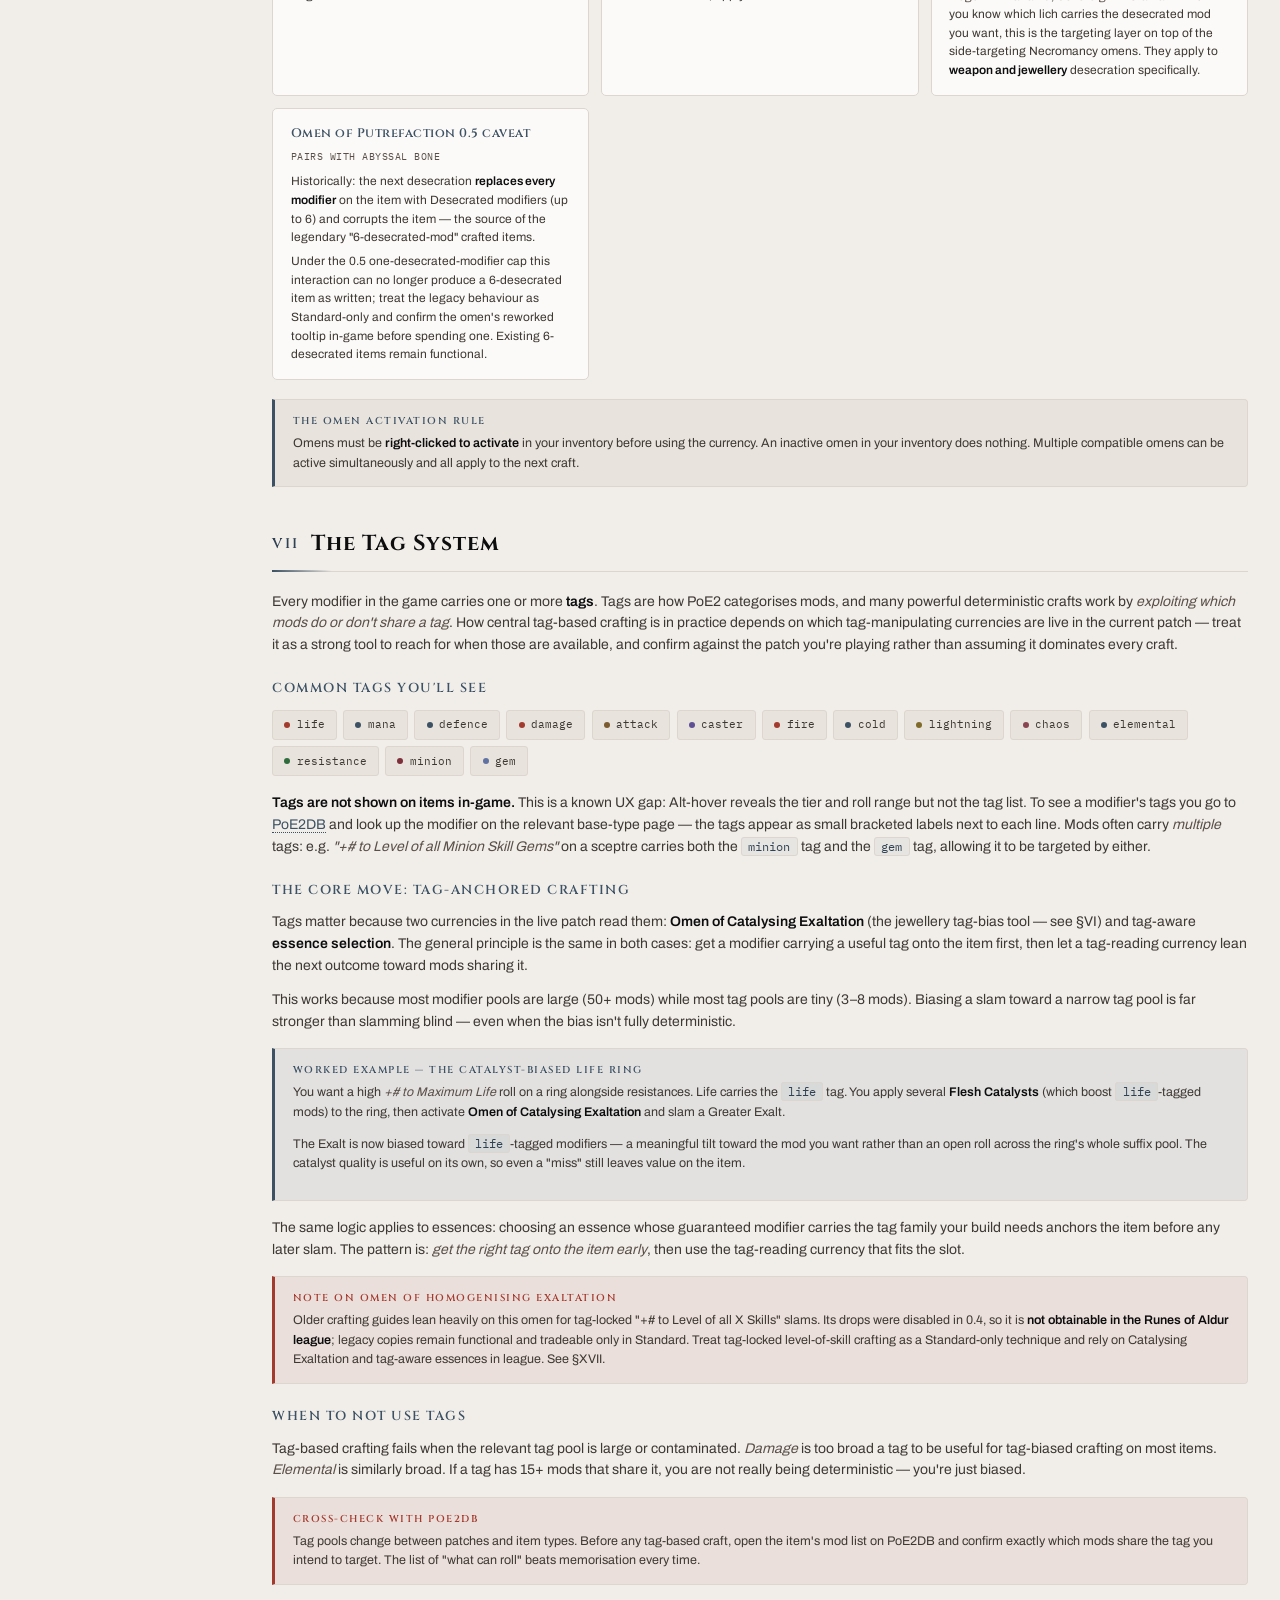
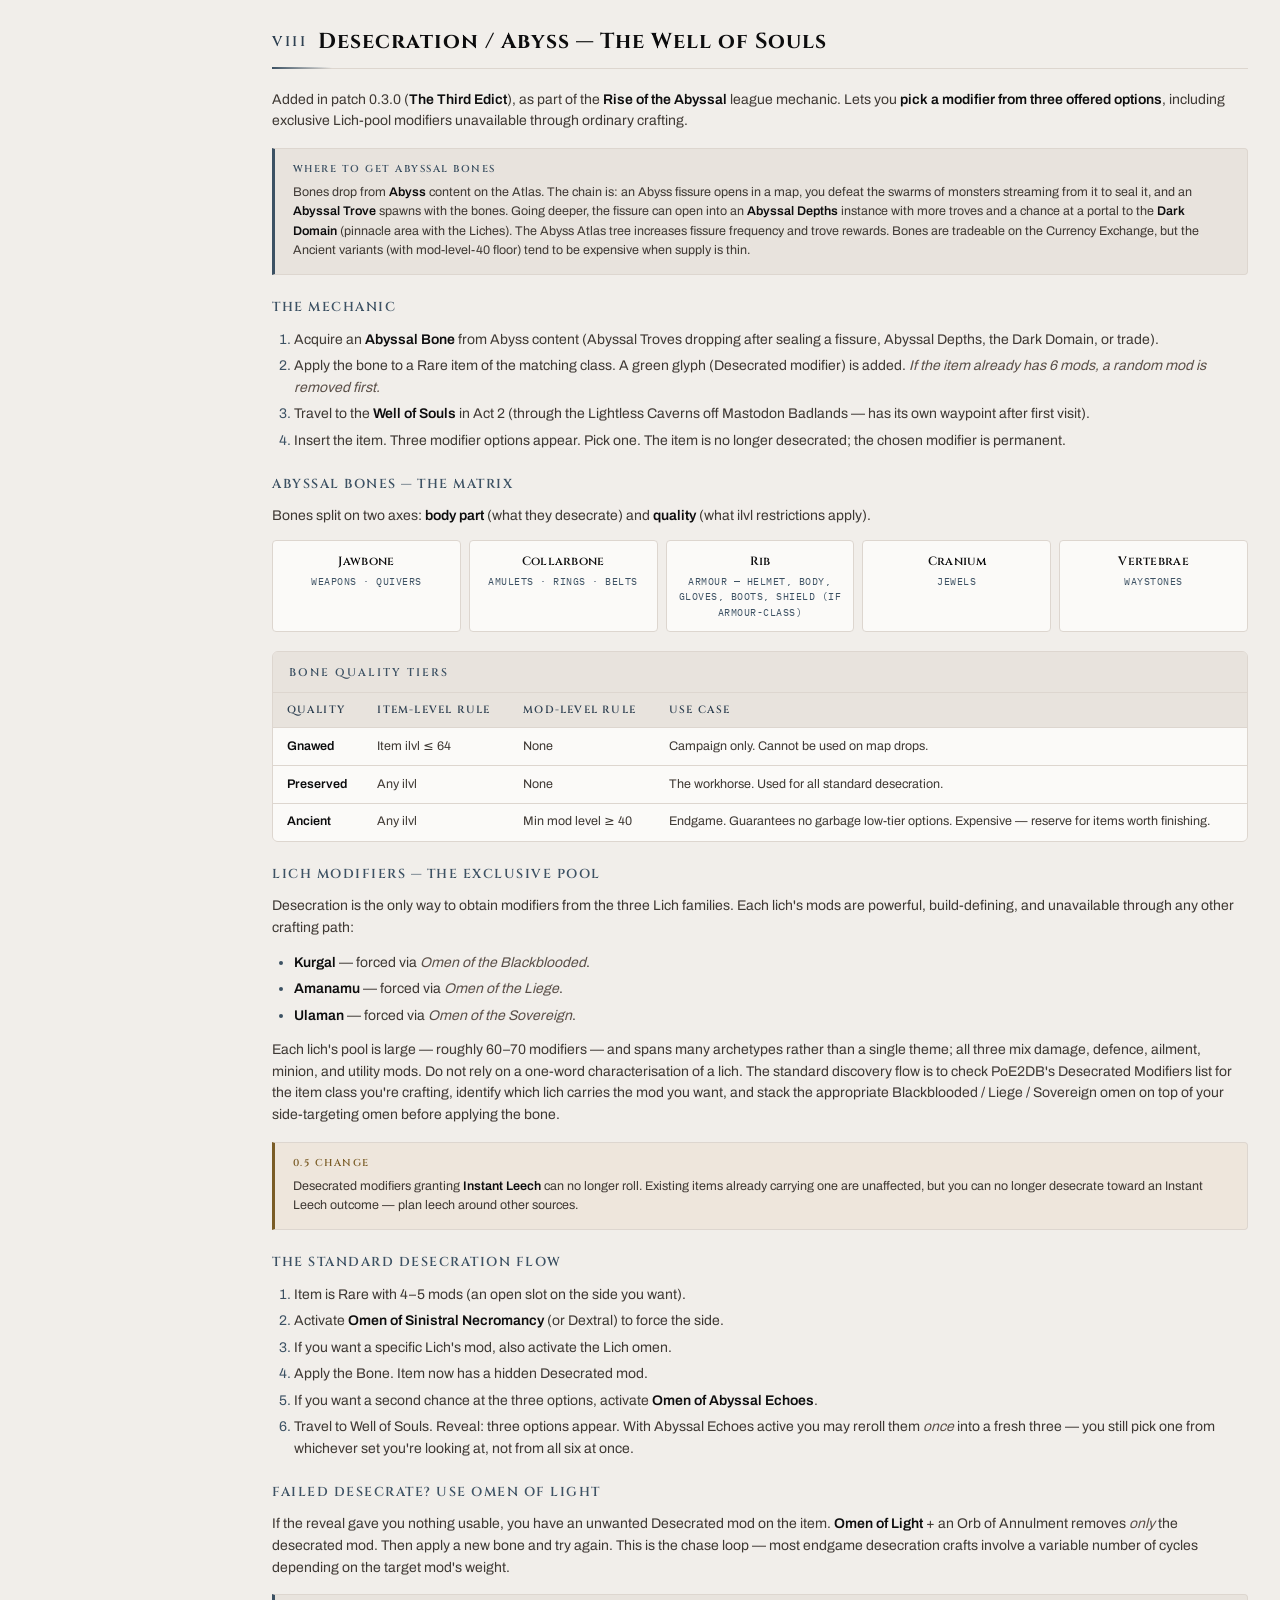
<file: poe2_crafting_codex.html>
<!--
  PoE2 Leveling Campaign & Endgame Guide — Crafting Codex
  Copyright (c) 2026 domistae
  Licensed under the MIT License — see LICENSE for the full text.
  Source: https://github.com/domistae/poe2-leveling
  Live site: https://domistae.github.io/poe2-leveling/

  You are free to use, modify, and redistribute this code, including for commercial purposes.
  You MUST preserve this notice and provide attribution to the original source.
  See README.md for full attribution requirements.
-->
<!DOCTYPE html>
<html lang="en">
<head>
    <meta charset="UTF-8">
    <meta name="viewport" content="width=device-width, initial-scale=1.0">
    <meta http-equiv="Content-Security-Policy" content="default-src 'self'; script-src 'self' https://www.googletagmanager.com; style-src 'self' 'unsafe-inline'; font-src 'self'; img-src 'self' data: https://*.google-analytics.com https://*.googletagmanager.com; connect-src 'self' https://*.google-analytics.com https://*.analytics.google.com https://*.googletagmanager.com; object-src 'none'; base-uri 'self'; form-action 'none'">
    <meta name="referrer" content="strict-origin-when-cross-origin">
    <title>PoE2 Crafting Codex — Currencies, Omens &amp; Runeforging (0.5.5)</title>
    <meta name="description" content="Path of Exile 2 crafting codex: every currency, omen, essence, abyssal bone, catalyst, fracturing strategy, the tag system, and Patch 0.5 Runes of Aldur additions (Verisium, Runeforging, Genesis Tree, liquid emotions, wombgifts).">
    <meta name="author" content="domistae">
    <meta name="theme-color" content="#181410">
    <link rel="canonical" href="https://domistae.github.io/poe2-leveling/poe2_crafting_codex.html">

    <meta property="og:type" content="article">
    <meta property="og:site_name" content="PoE2 Leveling Guide">
    <meta property="og:title" content="PoE2 Crafting Codex — Patch 0.5.5 Reference">
    <meta property="og:description" content="Every currency, every omen, every trick — a community-driven summary covering the live patch and the 0.5 Runes of Aldur additions.">
    <meta property="og:url" content="https://domistae.github.io/poe2-leveling/poe2_crafting_codex.html">
    <meta property="og:image" content="https://domistae.github.io/poe2-leveling/og-image.png">
    <meta property="og:image:width" content="1200">
    <meta property="og:image:height" content="630">

    <meta name="twitter:card" content="summary_large_image">
    <meta name="twitter:title" content="PoE2 Crafting Codex — Patch 0.5.5 Reference">
    <meta name="twitter:description" content="Every currency, every omen, every trick. Patch 0.5 ready.">
    <meta name="twitter:image" content="https://domistae.github.io/poe2-leveling/og-image.png">
    <link rel="stylesheet" href="assets/fonts/fonts.css">
    <script src="assets/site.js"></script>
    <link rel="stylesheet" href="assets/base.css">
    <style>
/* Crafting-specific extras layered on top of assets/base.css */
:root {
    /* PoE rarity colors (canonical) */
    --r-normal:  #c8c8c8;
    --r-magic:   #8888ff;
    --r-rare:    #ffff77;
    --r-unique:  #af6025;
    --r-fract:   #b8a374;
    --r-corrupt: #d20000;
    --r-desec:   #4ade80;
    /* Runes of Aldur (0.5) */
    --c-aldur:      #7a5c26;     /* was #c89860 — only 2.21 contrast on the light ground */
    --overlay-aldur: rgba(200, 152, 96, 0.10);
}
[data-theme="dark"] {
    --r-normal:  #d8d8d8;
    --r-magic:   #a0a0ff;
    --r-rare:    #ffff99;
    --r-unique:  #c87a3a;
    --r-fract:   #d4b878;
    --r-corrupt: #ff5050;
    --r-desec:   #5fdf80;
    --c-aldur:      #e8b878;
    --overlay-aldur: rgba(232, 184, 120, 0.10);
}

/* ─── LAYOUT ──────────────────────────────────────────────── */
.container { display: flex; min-height: 100vh; }
.sidebar {
    position: sticky; top: 0; align-self: flex-start;
    width: 240px; height: 100vh; overflow-y: auto;
    background: var(--bg-surface);
    border-right: 1px solid var(--border-subtle);
    padding: 1.5rem 1rem;
    flex-shrink: 0;
    scrollbar-width: thin;
    scrollbar-color: var(--border-accent) transparent;
}
.sidebar::-webkit-scrollbar { width: 7px; }
.sidebar::-webkit-scrollbar-track { background: transparent; }
.sidebar::-webkit-scrollbar-thumb {
    background: var(--border-accent);
    border-radius: 4px;
    border: 1px solid transparent;
    background-clip: content-box;
}
.sidebar::-webkit-scrollbar-thumb:hover { background: var(--gold-deep); background-clip: content-box; }

.sidebar-section { margin-bottom: 1.5rem; }
.sidebar-section h2 {
    font-family: 'Cinzel', serif; color: var(--gold);
    font-size: 0.625rem; letter-spacing: 2px; text-transform: uppercase;
    margin-bottom: 0.6rem; font-weight: 600;
    padding-bottom: 0.3rem; border-bottom: 1px solid var(--border-subtle);
}
.sidebar-link {
    display: block; padding: 0.35rem 0.5rem;
    color: var(--text-body); text-decoration: none;
    font-size: 0.75rem; border-radius: 3px;
    transition: all 0.15s;
}
.sidebar-link:hover { background: var(--overlay-gold-soft); color: var(--gold); }
.sidebar-link .marker {
    display: inline-block; width: 10px; color: var(--gold-deep);
    font-family: 'Cinzel', serif; font-size: 0.625rem; margin-right: 0.35rem;
}

.main {
    flex: 1; max-width: 1080px;
    margin: 0 auto; padding: 2rem 2rem 4rem;
}

/* ─── HEADER ──────────────────────────────────────────────── */
.header { margin-bottom: 1.5rem; }
.header .eyebrow {
    font-family: 'Cinzel', serif; color: var(--gold-deep);
    font-size: 0.625rem; letter-spacing: 3.5px; text-transform: uppercase;
    margin-bottom: 0.4rem;
}
.header h1 {
    font-family: 'Cinzel', serif; color: var(--text-primary);
    font-size: 1.85rem; font-weight: 600; letter-spacing: 0.8px;
    margin-bottom: 0.4rem; line-height: 1.2;
}
.header .patch {
    color: var(--text-muted); font-size: 0.71875rem;
    font-family: 'IBM Plex Mono', monospace;
}
.header .subtitle {
    color: var(--text-muted); font-size: 0.8125rem; font-style: italic;
    margin-top: 0.4rem; max-width: 720px;
}

.banner-05 {
    background: linear-gradient(90deg, var(--overlay-plum) 0%, var(--bg-elevated) 100%);
    border: 1px solid var(--border-subtle);
    border-left: 3px solid var(--plum);
    padding: 0.7rem 1rem; margin: 0 0 1.5rem 0; border-radius: 4px;
    font-size: 0.75rem; color: var(--text-body);
}
.banner-05 .label {
    font-family: 'Cinzel', serif; color: var(--plum); font-size: 0.625rem;
    letter-spacing: 1.5px; text-transform: uppercase; margin-right: 0.5rem; font-weight: 600;
}

/* ─── INTRO BLOCK ─────────────────────────────────────────── */
.intro-block {
    background: var(--bg-surface);
    border: 1px solid var(--border-subtle);
    border-left: 3px solid var(--gold);
    padding: 1.25rem 1.5rem;
    margin-bottom: 2rem; border-radius: 6px;
    box-shadow: var(--shadow-sm);
}
.intro-block p { color: var(--text-body); margin-bottom: 0.6rem; font-size: 0.84375rem; }
.intro-block p:last-child { margin-bottom: 0; }
.intro-block strong { color: var(--text-primary); font-weight: 600; }

/* ─── TOC ─────────────────────────────────────────────────── */
.toc {
    background: var(--bg-surface);
    border: 1px solid var(--border-subtle);
    padding: 1.2rem 1.5rem;
    margin-bottom: 2rem; border-radius: 6px;
    box-shadow: var(--shadow-sm);
}
.toc-title {
    font-family: 'Cinzel', serif; color: var(--gold);
    font-size: 0.6875rem; letter-spacing: 2.5px; text-transform: uppercase;
    margin-bottom: 0.85rem; font-weight: 600;
}
.toc ol {
    list-style: none; counter-reset: codex;
    padding: 0; display: grid;
    grid-template-columns: repeat(auto-fill, minmax(240px, 1fr));
    gap: 0.1rem 1rem;
}
.toc ol li {
    counter-increment: codex; padding: 0.35rem 0;
}
.toc ol li::before {
    content: counter(codex, upper-roman) ".";
    font-family: 'Cinzel', serif; color: var(--gold-deep);
    font-size: 0.6875rem; letter-spacing: 1px; margin-right: 0.7rem;
    display: inline-block; width: 1.7rem; font-weight: 600;
}
.toc a {
    color: var(--text-body); text-decoration: none;
    font-size: 0.78125rem; transition: color 0.15s; font-weight: 500;
}
.toc a:hover { color: var(--gold); }

/* ─── SECTION ─────────────────────────────────────────────── */
section.codex-section {
    margin-bottom: 2.5rem;
    scroll-margin-top: 1rem;
}
.section-title {
    font-family: 'Cinzel', serif;
    color: var(--text-primary);
    font-size: 1.35rem; font-weight: 700; letter-spacing: 1px;
    padding-bottom: 0.6rem; margin-bottom: 1.2rem;
    border-bottom: 1px solid var(--border-subtle);
    position: relative;
}
.section-title::after {
    content: ''; position: absolute; left: 0; bottom: -1px;
    height: 2px; width: 60px;
    background: linear-gradient(90deg, var(--gold), transparent);
}
.section-title .num {
    font-family: 'Cinzel', serif; color: var(--gold-deep);
    font-size: 0.65em; letter-spacing: 2.5px;
    text-transform: uppercase; margin-right: 0.7rem;
    vertical-align: 2px; font-weight: 600;
}
.section-title.aldur { color: var(--c-aldur); }
.section-title.aldur::after {
    background: linear-gradient(90deg, var(--c-aldur), transparent);
}

h3.sub-title {
    font-family: 'Cinzel', serif; color: var(--gold);
    font-size: 0.8125rem; font-weight: 600; letter-spacing: 1.5px;
    text-transform: uppercase; margin: 1.4rem 0 0.7rem;
}
h4.minor-title {
    font-family: 'Cinzel', serif; color: var(--gold-deep);
    font-size: 0.71875rem; font-weight: 600; letter-spacing: 1.2px;
    text-transform: uppercase; margin: 1rem 0 0.5rem;
}

p { margin-bottom: 0.8rem; }
strong { color: var(--text-primary); font-weight: 600; }
em { color: var(--text-muted); font-style: italic; }
a { color: var(--gold); text-decoration: none; border-bottom: 1px dotted var(--gold); }
a:hover { color: var(--gold-deep); }
[data-theme="dark"] a:hover { color: var(--gold-bright); }
ul, ol { padding-left: 1.4rem; margin-bottom: 0.8rem; }
li { margin-bottom: 0.3rem; }
li::marker { color: var(--gold); }

code, kbd {
    font-family: 'IBM Plex Mono', monospace;
    background: var(--overlay-gold-soft);
    border: 1px solid var(--border-subtle);
    color: var(--gold-deep);
    padding: 0.05rem 0.4rem;
    font-size: 0.71875rem;
    border-radius: 3px;
}
[data-theme="dark"] code, [data-theme="dark"] kbd { color: var(--gold-bright); }

/* ─── RARITY CHIPS ────────────────────────────────────────── */
.rarity-grid {
    display: grid; grid-template-columns: repeat(auto-fill, minmax(170px, 1fr));
    gap: 0.6rem; margin: 0.8rem 0 1.2rem;
}
.chip {
    background: var(--bg-surface);
    border: 1px solid var(--border-subtle);
    padding: 0.7rem 0.85rem; border-radius: 4px;
    display: flex; align-items: center; gap: 0.6rem;
    font-family: 'Inter', sans-serif; font-size: 0.75rem;
    box-shadow: var(--shadow-sm);
}
.chip .dot {
    width: 10px; height: 10px; border-radius: 50%;
    box-shadow: 0 0 6px currentColor;
}
.chip .label { color: var(--text-primary); font-weight: 600; line-height: 1.2; }
.chip .label small {
    display: block; color: var(--text-muted); font-size: 0.65625rem;
    letter-spacing: 0.5px; font-weight: 400; margin-top: 0.15rem;
}
.c-normal  .dot { color: var(--r-normal);  background: var(--r-normal); }
.c-magic   .dot { color: var(--r-magic);   background: var(--r-magic); }
.c-rare    .dot { color: var(--r-rare);    background: var(--r-rare); }
.c-unique  .dot { color: var(--r-unique);  background: var(--r-unique); }
.c-fract   .dot { color: var(--r-fract);   background: var(--r-fract); }
.c-desec   .dot { color: var(--r-desec);   background: var(--r-desec); }
.c-corrupt .dot { color: var(--r-corrupt); background: var(--r-corrupt); }

/* ─── TABLES ──────────────────────────────────────────────── */
.tbl-wrap {
    overflow-x: auto; margin: 0.8rem 0 1.4rem;
    border: 1px solid var(--border-subtle); border-radius: 6px;
    box-shadow: var(--shadow-sm);
}
table {
    width: 100%; border-collapse: collapse;
    background: var(--bg-surface); font-size: 0.78125rem;
}
table caption {
    text-align: left; padding: 0.7rem 1rem;
    font-family: 'Cinzel', serif; font-weight: 600;
    font-size: 0.6875rem; letter-spacing: 2px; text-transform: uppercase;
    color: var(--gold);
    background: var(--bg-elevated);
    border-bottom: 1px solid var(--border-subtle);
}
th, td {
    text-align: left; padding: 0.55rem 0.85rem;
    border-bottom: 1px solid var(--border-subtle);
    vertical-align: top;
}
th {
    font-family: 'Cinzel', serif; font-weight: 600;
    color: var(--gold-deep); font-size: 0.65625rem;
    letter-spacing: 1.2px; text-transform: uppercase;
    background: var(--bg-elevated);
}
tbody tr:last-child td { border-bottom: none; }
tbody tr:hover { background: var(--overlay-gold-soft); }
td strong { color: var(--text-primary); font-weight: 600; }
td .tag-pill {
    display: inline-block; padding: 0.05rem 0.4rem;
    border-radius: 3px; font-size: 0.625rem; font-weight: 600;
    font-family: 'IBM Plex Mono', monospace;
    margin: 0 0.15rem 0.15rem 0;
    background: var(--overlay-gold-soft); color: var(--gold);
    border: 1px solid var(--border-subtle);
}

/* Currency tier tags */
.tier-pill {
    display: inline-block; padding: 0.05rem 0.5rem;
    border-radius: 100px; font-size: 0.59375rem; font-weight: 600;
    font-family: 'Cinzel', serif; letter-spacing: 1px;
    text-transform: uppercase; margin-left: 0.3rem;
    vertical-align: 1px;
}
.tier-pill.lesser  { background: var(--bg-elevated); color: var(--text-muted); border: 1px solid var(--border-subtle); }
.tier-pill.greater { background: var(--overlay-gold-soft); color: var(--gold); border: 1px solid var(--gold-deep); }
.tier-pill.perfect { background: var(--overlay-plum); color: var(--plum); border: 1px solid var(--plum); }
.tier-pill.normal  { background: var(--overlay-steel); color: var(--steel); border: 1px solid var(--steel); }

/* ─── CALLOUTS ────────────────────────────────────────────── */
.callout {
    background: var(--bg-elevated);
    border: 1px solid var(--border-subtle);
    border-left: 3px solid var(--gold);
    padding: 0.85rem 1.1rem; margin: 1rem 0;
    font-size: 0.78125rem; border-radius: 0 4px 4px 0;
    color: var(--text-body);
}
.callout.warn { border-left-color: var(--burnt); background: var(--overlay-burnt); }
.callout.tip  { border-left-color: var(--steel); background: var(--overlay-steel); }
.callout.new  { border-left-color: var(--plum);  background: var(--overlay-plum); }
.callout.aldur{ border-left-color: var(--c-aldur); background: var(--overlay-aldur); }
.callout .label {
    display: block; font-family: 'Cinzel', serif;
    font-size: 0.625rem; letter-spacing: 1.5px; text-transform: uppercase;
    color: var(--gold); margin-bottom: 0.3rem; font-weight: 600;
}
.callout.warn .label { color: var(--burnt); }
.callout.tip  .label { color: var(--steel); }
.callout.new  .label { color: var(--plum); }
.callout.aldur .label { color: var(--c-aldur); }
.callout strong { color: var(--text-primary); }

/* ─── CARD GRIDS ──────────────────────────────────────────── */
.card-grid {
    display: grid; grid-template-columns: repeat(auto-fit, minmax(260px, 1fr));
    gap: 0.75rem; margin: 1rem 0 1.2rem;
}
.card {
    background: var(--bg-surface);
    border: 1px solid var(--border-subtle);
    border-radius: 5px; padding: 0.95rem 1.1rem;
    box-shadow: var(--shadow-sm);
}
.card h4 {
    font-family: 'Cinzel', serif; color: var(--gold);
    font-size: 0.78125rem; font-weight: 600;
    margin-bottom: 0.35rem; letter-spacing: 0.5px;
}
.card .role {
    font-family: 'IBM Plex Mono', monospace; color: var(--text-muted);
    font-size: 0.625rem; letter-spacing: 0.5px; text-transform: uppercase;
    margin-bottom: 0.5rem;
}
.card p { color: var(--text-body); font-size: 0.75rem; margin-bottom: 0.35rem; }
.card p:last-child { margin-bottom: 0; }
.card ul { margin: 0.3rem 0 0; padding-left: 1.2rem; }
.card li { font-size: 0.71875rem; margin-bottom: 0.15rem; color: var(--text-body); }

/* ─── TRICK CARDS (the showpieces) ────────────────────────── */
.tricks {
    display: grid; grid-template-columns: repeat(auto-fit, minmax(360px, 1fr));
    gap: 1rem; margin: 1.2rem 0;
}
.trick {
    background: var(--bg-surface);
    border: 1px solid var(--border-subtle);
    border-left: 3px solid var(--gold);
    padding: 1.1rem 1.2rem 1rem;
    border-radius: 0 5px 5px 0;
    position: relative;
    box-shadow: var(--shadow-sm);
}
.trick .tag {
    display: inline-block;
    font-family: 'Cinzel', serif;
    font-size: 0.59375rem; letter-spacing: 2px; text-transform: uppercase;
    color: var(--gold-deep); margin-bottom: 0.4rem; font-weight: 600;
}
.trick h4 {
    font-family: 'Cinzel', serif; color: var(--text-primary);
    font-size: 0.875rem; font-weight: 700; letter-spacing: 0.5px;
    margin-bottom: 0.5rem;
}
.trick p {
    font-size: 0.78125rem; color: var(--text-body); margin-bottom: 0.6rem;
}
.trick .how {
    background: var(--bg-elevated);
    border: 1px solid var(--border-subtle);
    border-radius: 3px;
    padding: 0.7rem 0.9rem;
    margin: 0.6rem 0;
    font-size: 0.75rem;
}
.trick .how > strong {
    display: block; font-family: 'Cinzel', serif;
    color: var(--gold-deep); font-size: 0.625rem;
    letter-spacing: 1.5px; text-transform: uppercase;
    margin-bottom: 0.4rem; font-weight: 600;
}
.trick .how ol { margin: 0; padding-left: 1.2rem; }
.trick .how li { margin-bottom: 0.2rem; font-size: 0.71875rem; }
.trick .why {
    margin-top: 0.6rem; padding-top: 0.5rem;
    border-top: 1px dashed var(--border-subtle);
    font-style: italic; color: var(--text-muted); font-size: 0.75rem;
}
.trick .why::before {
    content: 'Why ';
    font-style: normal; font-family: 'Cinzel', serif;
    color: var(--gold-deep); font-size: 0.625rem;
    letter-spacing: 1.5px; text-transform: uppercase;
    margin-right: 0.3rem; font-weight: 600;
}

/* ─── WORKFLOW STEPS ──────────────────────────────────────── */
.canonical {
    background: var(--bg-surface);
    border: 1px solid var(--gold);
    border-radius: 6px;
    padding: 1.2rem 1.4rem;
    margin: 1rem 0 1.4rem;
    box-shadow: var(--shadow-md);
    position: relative;
}
.canonical .can-title {
    font-family: 'Cinzel', serif;
    color: var(--gold); font-size: 0.6875rem;
    letter-spacing: 2.5px; text-transform: uppercase;
    text-align: center; margin-bottom: 0.9rem; font-weight: 600;
}
.flow {
    display: flex; flex-wrap: wrap; gap: 0.4rem;
    align-items: center; justify-content: center;
    margin-bottom: 0.7rem;
}
.pill {
    display: inline-flex; align-items: center; gap: 0.4rem;
    padding: 0.45rem 0.85rem;
    background: var(--bg-elevated);
    border: 1px solid var(--border-subtle);
    font-family: 'Cinzel', serif;
    font-size: 0.6875rem; letter-spacing: 0.5px;
    color: var(--text-body); white-space: nowrap;
    border-radius: 3px;
}
.pill .n {
    font-family: 'Cinzel', serif; color: var(--gold);
    font-size: 0.65625rem; font-weight: 700;
}
.pill.final {
    border-color: var(--burnt);
    background: var(--overlay-burnt);
    color: var(--text-primary);
}
.pill.final .n { color: var(--burnt); }
.arrow { color: var(--gold-deep); font-size: 0.625rem; opacity: 0.7; }
.canonical .rule {
    text-align: center; font-style: italic;
    color: var(--text-muted); font-size: 0.75rem;
    border-top: 1px solid var(--border-subtle);
    padding-top: 0.7rem; margin-top: 0.4rem;
}
.canonical .rule strong { color: var(--gold-deep); font-style: normal; }

.steps {
    counter-reset: step; list-style: none; padding: 0;
    margin: 1rem 0; display: grid; gap: 0.7rem;
}
.steps > li {
    counter-increment: step;
    background: var(--bg-surface);
    border: 1px solid var(--border-subtle);
    padding: 0.95rem 1.1rem 0.95rem 3.6rem;
    border-radius: 4px;
    position: relative;
    box-shadow: var(--shadow-sm);
    font-size: 0.78125rem;
}
.steps > li::before {
    content: counter(step, upper-roman);
    position: absolute; left: 0.9rem; top: 0.95rem;
    font-family: 'Cinzel', serif;
    color: var(--gold); font-size: 1rem;
    font-weight: 700; width: 2.2rem; text-align: center;
}
.steps > li b {
    display: block; font-family: 'Cinzel', serif;
    color: var(--text-primary); font-size: 0.75rem;
    letter-spacing: 0.6px; text-transform: uppercase;
    font-weight: 600; margin-bottom: 0.3rem;
}
.steps .why {
    display: block; margin-top: 0.5rem;
    padding-top: 0.45rem;
    border-top: 1px dashed var(--border-subtle);
    font-style: italic; color: var(--text-muted); font-size: 0.71875rem;
}
.steps .why::before {
    content: 'Why ';
    font-style: normal; font-family: 'Cinzel', serif;
    color: var(--gold-deep); font-size: 0.59375rem;
    letter-spacing: 1.5px; text-transform: uppercase;
    margin-right: 0.3rem; font-weight: 600;
}

/* ─── TAG-SYSTEM LADDER ───────────────────────────────────── */
.tag-ladder {
    display: flex; flex-wrap: wrap; gap: 0.4rem;
    margin: 0.7rem 0 1rem;
}
.tag-chip {
    display: inline-flex; align-items: center; gap: 0.4rem;
    padding: 0.35rem 0.7rem;
    background: var(--bg-elevated);
    border: 1px solid var(--border-subtle);
    border-radius: 3px;
    font-family: 'IBM Plex Mono', monospace;
    font-size: 0.6875rem; color: var(--text-body);
}
.tag-chip .mark {
    width: 6px; height: 6px; border-radius: 50%;
    background: var(--gold);
}
.tag-chip.life       .mark { background: var(--burnt); }
.tag-chip.mana       .mark { background: var(--steel); }
.tag-chip.defence    .mark { background: var(--steel); }
.tag-chip.minion     .mark { background: var(--plum); }
.tag-chip.gem        .mark { background: var(--gold-bright); }
.tag-chip.attack     .mark { background: var(--tan); }
.tag-chip.caster     .mark { background: var(--c-breach); }
.tag-chip.fire       .mark { background: var(--burnt); }
.tag-chip.cold       .mark { background: var(--steel); }
.tag-chip.lightning  .mark { background: var(--c-expedition); }
.tag-chip.chaos      .mark { background: var(--c-ritual); }
.tag-chip.elemental  .mark { background: var(--gold); }
.tag-chip.resist     .mark { background: var(--sage); }
.tag-chip.damage     .mark { background: var(--burnt); }

/* ─── BONE GRID (Abyss) ──────────────────────────────────── */
.bone-grid {
    display: grid;
    grid-template-columns: repeat(5, 1fr);
    gap: 0.5rem; margin: 0.8rem 0 1.2rem;
}
.bone {
    background: var(--bg-surface);
    border: 1px solid var(--border-subtle);
    border-radius: 4px; padding: 0.7rem 0.6rem;
    text-align: center; font-size: 0.71875rem;
    box-shadow: var(--shadow-sm);
}
.bone .name {
    font-family: 'Cinzel', serif; color: var(--text-primary);
    font-weight: 600; font-size: 0.75rem; letter-spacing: 0.3px;
    margin-bottom: 0.2rem;
}
.bone .target {
    font-family: 'IBM Plex Mono', monospace;
    color: var(--gold); font-size: 0.625rem;
    text-transform: uppercase; letter-spacing: 0.5px;
}
@media (max-width: 720px) {
    .bone-grid { grid-template-columns: repeat(2, 1fr); }
}

/* ─── FOOTER NAV ──────────────────────────────────────────── */
.footer-nav {
    margin-top: 2rem; padding-top: 1rem;
    border-top: 1px solid var(--border-subtle);
    display: flex; justify-content: space-between;
    font-size: 0.75rem; font-family: 'Cinzel', serif; letter-spacing: 1px;
}
.footer-nav a {
    color: var(--gold); text-decoration: none;
    text-transform: uppercase; transition: color 0.15s; font-weight: 600;
    border-bottom: none;
}
.footer-nav a:hover { color: var(--gold-deep); }
[data-theme="dark"] .footer-nav a:hover { color: var(--gold-bright); }

footer.site-footer {
    text-align: center; padding: 1.5rem 1rem;
    margin-top: 1.5rem; font-size: 0.75rem;
    color: var(--text-muted);
    border-top: 1px solid var(--border-subtle);
}
footer.site-footer a {
    color: var(--gold); text-decoration: none; border-bottom: none;
}

/* ─── MOBILE ──────────────────────────────────────────────── */
@media (max-width: 900px) {
    .container { flex-direction: column; }
    .sidebar {
        position: relative; width: 100%; height: auto;
        border-right: none; border-bottom: 1px solid var(--border-subtle);
        padding: 0.25rem 1rem 0.5rem;
        overflow-y: visible;
    }

    /* Collapsible zones — each .sidebar-section becomes a tap-to-toggle group */
    .sidebar-section { margin-bottom: 0; }
    .sidebar-section:not(:last-child) { border-bottom: 1px solid var(--border-subtle); }
    .sidebar-section h2 {
        cursor: pointer;
        margin: 0;
        padding: 0.75rem 0.25rem;
        border-bottom: none;
        display: flex; justify-content: space-between; align-items: center;
        user-select: none;
        -webkit-tap-highlight-color: transparent;
    }
    .sidebar-section h2::after {
        content: '▾';
        font-size: 0.6875rem;
        color: var(--gold-deep);
        transition: transform 0.2s ease;
        opacity: 0.75;
        margin-left: 0.5rem;
    }
    .sidebar-section.expanded h2::after { transform: rotate(180deg); }
    .sidebar-section .sidebar-link { display: none; }
    .sidebar-section.expanded .sidebar-link { display: block; }
    .sidebar-section.expanded { padding-bottom: 0.5rem; }

    .main { padding: 1.25rem 1rem; }
    .header h1 { font-size: 1.4rem; }
    .theme-toggle { top: 0.5rem; right: 0.5rem; padding: 0.4rem 0.7rem; font-size: 0.65625rem; }
    .bone-grid { grid-template-columns: repeat(2, 1fr); }
    .toc ol { grid-template-columns: 1fr; }
}

@media (max-width: 520px) {
    .tricks { grid-template-columns: 1fr; }
    .rarity-grid { grid-template-columns: repeat(2, 1fr); }
    .card-grid { grid-template-columns: 1fr; }
}

:target { animation: highlight 1.4s ease-out; }
@keyframes highlight {
    0%   { box-shadow: 0 0 0 3px var(--gold); }
    100% { box-shadow: 0 0 0 0 transparent; }
}
    </style>
</head>
<body>
    <button type="button" class="theme-toggle" aria-label="Toggle theme">
        <span class="icon" id="theme-icon">☀</span>
        <span id="theme-label">Light</span>
    </button>

    <nav class="top-nav" aria-label="Main navigation">
        <a href="index.html" class="top-nav-home">← Home</a>
        <div class="top-nav-links">
            <a href="poe2_leveling_guide.html" class="top-nav-link">Leveling</a>
            <a href="poe2_endgame_guide.html" class="top-nav-link">Endgame</a>
            <a href="poe2_crafting_codex.html" class="top-nav-link current" aria-current="page">Crafting</a>
        </div>
    </nav>

    <div class="container">
        <aside class="sidebar">
            <div class="sidebar-section">
                <h2>The Codex</h2>
                <a href="#anatomy"      class="sidebar-link"><span class="marker">I</span>Item Anatomy</a>
                <a href="#breakpoints"  class="sidebar-link"><span class="marker">II</span>Item Level &amp; Breakpoints</a>
                <a href="#tiers"        class="sidebar-link"><span class="marker">III</span>Currency Tiers</a>
                <a href="#currencies"   class="sidebar-link"><span class="marker">IV</span>The Currency Index</a>
                <a href="#essences"     class="sidebar-link"><span class="marker">V</span>Essences</a>
                <a href="#omens"        class="sidebar-link"><span class="marker">VI</span>Omens</a>
                <a href="#tags"         class="sidebar-link"><span class="marker">VII</span>The Tag System</a>
                <a href="#abyss"        class="sidebar-link"><span class="marker">VIII</span>Desecration / Abyss</a>
                <a href="#fracture"     class="sidebar-link"><span class="marker">IX</span>Fracturing Orbs</a>
                <a href="#quality"      class="sidebar-link"><span class="marker">X</span>Quality &amp; Catalysts</a>
                <a href="#sockets"      class="sidebar-link"><span class="marker">XI</span>Sockets, Runes &amp; Soul Cores</a>
                <a href="#vaal"         class="sidebar-link"><span class="marker">XII</span>Corruption</a>
                <a href="#tricks"       class="sidebar-link"><span class="marker">XIII</span>The Adept's Tricks</a>
                <a href="#workflow"     class="sidebar-link"><span class="marker">XIV</span>Master Workflow</a>
                <a href="#aldur"        class="sidebar-link"><span class="marker">XV</span>Patch 0.5 Additions</a>
                <a href="#tools"        class="sidebar-link"><span class="marker">XVI</span>Tools &amp; Resources</a>
                <a href="#caveats"      class="sidebar-link"><span class="marker">XVII</span>Caveats &amp; Sources</a>
            </div>

        </aside>

        <main class="main">
            <header class="header">
                <div class="eyebrow">Path of Exile 2 · Workbench Reference</div>
                <h1>The Crafting Codex</h1>
                <span class="patch">Patch 0.5.5 · Forbidden Rites · Every currency · Every omen · Every trick</span>
                <p class="subtitle">A practitioner's reference for turning every white drop into something a build can use. Every currency, every omen, every meta-mod, and the tricks that turn a 1-mod base into a 6-mod finished piece without bricking it — a community-driven summary, compiled from multiple sources, covering the live <strong>0.5.5</strong> patch (Forbidden Rites). <strong>Treat as a quick reference, not as ground truth.</strong> See <a href="#caveats">§XVII</a>.</p>
            </header>

            <div class="banner-05">
                <span class="label">Patch 0.5.5 · Forbidden Rites</span>
<strong>Runes of Aldur went core in 0.5.5</strong> — <strong>Verisium</strong>, <strong>Runeforging</strong> and the <strong>Verisium Anvil</strong> now apply in every league, Standard included (the Anvil unlocks via the <strong>Runeseeker</strong> quest in Act 4). The <strong>Genesis Tree</strong> bench under Breach and <strong>liquid emotion</strong> jewel crafts under Delirium are unchanged. <strong>Runic Alloys</strong> and the per-act Runeforging ladder remain Runes of Aldur–only. Full coverage in <a href="#aldur">§XV</a> — that section is not yet fully reconciled to 0.5.5.
            </div>

            <div class="callout warn">
                <span class="label">Caution — 0.5 crafting limit</span>
                <blockquote style="margin: 0.5rem 0 0.7rem; padding: 0.5rem 0.85rem; border-left: 2px solid var(--burnt); background: rgba(220, 38, 38, 0.06); color: var(--text-body); font-style: italic; border-radius: 0 3px 3px 0;">
                    "All crafted modifiers are now guaranteed, but items can only have 1 crafted modifier at a time. Desecrated modifiers no longer count as crafted modifiers, but items are limited to 1 Desecrated modifier."
                </blockquote>
                An addition to the 0.5 patch notes restricts every item to <strong>one crafted modifier</strong> and <strong>one desecrated modifier</strong>. Crucially, a <strong>Runic Alloy modifier counts as that one crafted modifier</strong> — and so does an Essence/Perfect-Essence craft, and certain Runic Ward enchants. They all compete for the <em>same single slot</em>, so per item you pick exactly one of them: applying an alloy overrides (or blocks) using an Essence craft or Runic Ward enchant on the same piece. Runic Alloys themselves behave like Perfect Essences — they <strong>remove a random modifier and add a guaranteed modifier that's exclusive to that specific alloy</strong> (not obtainable any other way). Expect noticeably weaker league-start gear — Martial weapons hit hardest, spell builds least affected — and more slam-and-pray beyond your one guaranteed mod. Read the rest of this codex — especially <a href="#tricks">§XIII Adept's Tricks</a> — with extra caution; many of the chained-essence techniques may no longer apply. Now that the league is live, the surviving patterns are being confirmed against live play; until then, treat the chained-essence techniques here as provisional.
            </div>

            <div class="intro-block">
                <p><strong>How to read this codex.</strong> Sections I–IV are the foundation — what an item <em>is</em>, the orb hierarchy, the essence types. V–VIII are the precision tools (essences, omens, tags, abyss). IX is the deterministic lock — Fracturing Orbs. X–XII are the finishing layers (quality, sockets, corruption). XIII is the showpiece: the tricks streamers actually use to deterministically craft endgame pieces. XIV is the canonical order in which to apply everything. XV is what changed in 0.5 (live since May 29).</p>
                <p>You do not need to read it linearly. Each section is self-contained and cross-links to the others when relevant. If you want one place to start: <a href="#tags">the tag system</a> is one of the most useful concepts to understand early, and it is poorly documented in-game.</p>
                <p><strong>A note on scope.</strong> This codex is intended to be <em>as complete as possible</em> — every currency, every omen, every interaction the community has surfaced. That's a lot to take in at once, and yes, it's probably more than most readers want to scroll through in a single sitting. I've kept it long on purpose so the full reference lives in one place. <strong>Condensed diagrams and quick-reference summaries are planned for a separate page</strong> later — for now, treat this as the deep dive and use Ctrl+F or the sidebar to jump to what you need.</p>
                <p><em>A community-driven summary compiled from multiple sources: live 0.5 (Runes of Aldur) in-game systems, the 0.5.0 patch notes (21 May 2026), the 0.5 reveal stream, Maxroll, Mobalytics, Vulkk, PoE2DB, the official site, and community streamer crafting demonstrations. This codex acts as a quick reference, not as authoritative documentation — cross-check with PoE2DB and in-game tooltips before any expensive craft. The full disclaimer is on the <a href="index.html">index page</a>.</em></p>
            </div>

            <nav class="toc" aria-label="Table of contents">
                <div class="toc-title">Table of Workings</div>
                <ol>
                    <li><a href="#anatomy">Item Anatomy</a></li>
                    <li><a href="#breakpoints">Item Level &amp; Tier Breakpoints</a></li>
                    <li><a href="#tiers">Currency Tiers (Lesser · Greater · Perfect)</a></li>
                    <li><a href="#currencies">The Currency Index</a></li>
                    <li><a href="#essences">Essences</a></li>
                    <li><a href="#omens">Omens</a></li>
                    <li><a href="#tags">The Tag System</a></li>
                    <li><a href="#abyss">Desecration / Abyss</a></li>
                    <li><a href="#fracture">Fracturing Orbs</a></li>
                    <li><a href="#quality">Quality &amp; Catalysts</a></li>
                    <li><a href="#sockets">Sockets · Runes · Soul Cores</a></li>
                    <li><a href="#vaal">Corruption</a></li>
                    <li><a href="#tricks">The Adept's Tricks</a></li>
                    <li><a href="#workflow">Master Workflow</a></li>
                    <li><a href="#aldur">Patch 0.5 Additions</a></li>
                    <li><a href="#tools">Tools &amp; Resources</a></li>
                    <li><a href="#caveats">Caveats &amp; Sources</a></li>
                </ol>
            </nav>

            <!-- ───────────────────────────────────────────────
                 I. ITEM ANATOMY
                 ─────────────────────────────────────────────── -->
            <section id="anatomy" class="codex-section">
                <h2 class="section-title"><span class="num">I</span>Item Anatomy</h2>

                <p>Every craft starts with an item. Every item is a <em>base</em> (its physical class — Rattling Sceptre, Science Scale Gloves, Gemini Bow) at a particular <em>item level</em> (ilvl), with a particular <em>rarity</em> that gates how many modifiers it can carry, and those modifiers split into <em>prefixes</em> and <em>suffixes</em>.</p>

                <h3 class="sub-title">Rarity Ladder</h3>
                <div class="rarity-grid">
                    <div class="chip c-normal"><span class="dot"></span><span class="label">Normal<small>White · 0 mods</small></span></div>
                    <div class="chip c-magic"><span class="dot"></span><span class="label">Magic<small>Blue · up to 2 mods</small></span></div>
                    <div class="chip c-rare"><span class="dot"></span><span class="label">Rare<small>Yellow · up to 6 mods</small></span></div>
                    <div class="chip c-unique"><span class="dot"></span><span class="label">Unique<small>Orange · fixed mod pool</small></span></div>
                    <div class="chip c-fract"><span class="dot"></span><span class="label">Fractured<small>One mod locked</small></span></div>
                    <div class="chip c-desec"><span class="dot"></span><span class="label">Desecrated<small>Hidden mod · reveal at Well</small></span></div>
                    <div class="chip c-corrupt"><span class="dot"></span><span class="label">Corrupted<small>No further changes</small></span></div>
                </div>

                <h3 class="sub-title">Prefixes &amp; Suffixes</h3>
                <p>A <strong>Magic</strong> item can have up to <strong>1 prefix and 1 suffix</strong> (2 total). A <strong>Rare</strong> item can have up to <strong>3 prefixes and 3 suffixes</strong> (6 total). The two sides are functionally independent: a slam that targets prefixes never touches suffixes, and vice versa. Most "deterministic" crafting in PoE2 boils down to <em>controlling which side an orb hits</em>.</p>
                <p>As a rough rule of thumb (always cross-check against PoE2DB before any real craft): <strong>damage-shaped modifiers tend to be prefixes</strong> (flat damage, % damage, +levels, life, energy shield, mana), while <strong>stats-shaped modifiers tend to be suffixes</strong> (resistances, attributes, attack speed, cast speed, crit chance, recovery rates). There are exceptions — e.g. spirit on a sceptre is a prefix; movement speed on boots is a suffix — and you should not memorise the layout. The reflex you want is "before I slam this, I check the mod pool on PoE2DB."</p>

                <h3 class="sub-title">Item Level &amp; Modifier Tier Gates</h3>
                <p>Every modifier has a <strong>minimum item level</strong> at which it can roll, and the <em>tier</em> of that modifier scales with item level. T1 modifiers (the highest tier) almost always require ilvl 80+; many need ilvl 82. T2 is typically ilvl 75. Lower tiers roll at lower ilvls. Below the minimum, that modifier <em>cannot appear</em> on the item at all.</p>
                <p>This matters for two reasons. First, when buying a base, you usually want <strong>ilvl 81 or 82</strong> — the cheapest items that can still roll T1 on the modifiers you care about. Second, the <em>Greater</em> and <em>Perfect</em> tiers of basic currency orbs guarantee a <strong>minimum modifier level</strong> that removes the lowest-tier garbage from the result pool. The floor is <em>not</em> uniform across currencies: Greater Transmutation / Augmentation sit at mod level 44 (0.5), Greater Exalted / Regal / Chaos at mod level 35; Perfect sits at mod level 70 (Transmute / Augment) or 50 (Exalt / Regal / Chaos). See <a href="#tiers">§III</a>.</p>

                <h3 class="sub-title">Implicit vs. Explicit Modifiers</h3>
                <p><strong>Implicit</strong> modifiers are tied to the base type itself (e.g. <em>"+25 to maximum Mana"</em> on a Synthesised Amethyst Ring). They do not count towards the 6-modifier limit and cannot be modified by ordinary currency. <strong>Explicit</strong> modifiers are the ones you craft — the prefixes and suffixes you see in the upper block of an item's tooltip. Fracturing, annulment, divine, chaos, exalted, regal — all operate on explicits.</p>

                <h3 class="sub-title">Enchantments</h3>
                <p>Above the implicit sits a third, less-common layer: the <strong>enchantment</strong>. Enchantments are not prefixes or suffixes, do not count towards the 6-modifier limit, and are not produced by ordinary crafting currency. They arrive by specific routes — most often a Vaal Orb corruption outcome, or a socketable augment that grants one. Treat an enchantment as a bonus line you occasionally inherit rather than something you craft toward; the bulk of this codex concerns explicit modifiers.</p>

                <h3 class="sub-title">Attribute Base Types — Why Two Bases of the Same Slot Differ</h3>
                <p>Before mod pools, tags, or breakpoints matter, the <em>base type</em> itself decides which modifiers are even eligible. PoE2's three attributes — Strength, Dexterity, Intelligence — each map to a defence and an attribute the base can carry, and a base draws only from the pools its attribute(s) permit. This is why two body armours of the same slot can have completely different mod pools.</p>
                <ul>
                    <li><strong>Pure Strength</strong> — provides Armour; can roll <code>armour</code> defence modifiers and Strength as its attribute. It cannot roll evasion or energy shield.</li>
                    <li><strong>Pure Dexterity</strong> — provides Evasion; rolls <code>evasion</code> modifiers and Dexterity.</li>
                    <li><strong>Pure Intelligence</strong> — provides Energy Shield; rolls <code>energy shield</code> modifiers and Intelligence.</li>
                    <li><strong>Hybrid bases</strong> (Str/Int, Str/Dex, Dex/Int) — draw from <em>both</em> contributing pools. A Strength/Intelligence body armour can roll armour <em>and</em> energy shield, and both Strength and Intelligence.</li>
                </ul>
                <p>Weapons follow a softer version of the same rule. Attribute type does not gate damage the way it gates armour defences — a pure-Dexterity bow and a pure-Strength mace can both roll physical damage — but it does gate the <em>attribute</em> a weapon can carry, and ranged-vs-melee typing shifts other parts of the pool. The practical takeaway: a hybrid base trades a wider, more flexible mod pool for the cost and rarity of finding one, while a pure base gives a thinner, more predictable pool. Pick the base for the pool you actually need <em>before</em> worrying about its item level.</p>

                <h3 class="sub-title">Modifier Groups</h3>
                <p>Every modifier belongs to a <strong>modifier group</strong>, and an item can carry <em>only one modifier from a given group at a time</em>. This is the mechanism behind a behaviour every crafter eventually meets: an Essence of the Body that grants maximum life will simply <em>fail to apply</em> to an item that already has a maximum-life modifier — the game reports that the item already has a modifier of that type, and consumes nothing. The group rule, not bad luck, is the cause.</p>
                <p>The same rule cuts the other way as a deliberate tool. Because a group can hold only one occupant, placing a cheap, unwanted modifier from a group can <strong>block</strong> a more dangerous modifier in that same group from ever rolling there. This is advanced and situational, but it explains why experienced crafters sometimes appear to add "bad" mods on purpose. For everyday crafting the rule you need is the simple one: one modifier per group, and a guaranteed-mod currency will fail rather than duplicate.</p>

                <div class="callout">
                    <span class="label">The 6-modifier rule</span>
                    The defining structural fact of PoE2 crafting: a Rare item caps at 6 modifiers, split 3/3 between prefixes and suffixes. Everything else in this codex is a tool for filling that 3+3 grid with mods you want.
                </div>
            </section>

            <!-- ───────────────────────────────────────────────
                 II. ITEM LEVEL & TIER BREAKPOINTS
                 ─────────────────────────────────────────────── -->
            <section id="breakpoints" class="codex-section">
                <h2 class="section-title"><span class="num">II</span>Item Level &amp; Tier Breakpoints</h2>

                <p>A <strong>breakpoint</strong> is the <em>item level</em> at which a higher tier of a given modifier becomes possible to roll. This is the foundation that informs every later choice in this codex — which base to keep, which essence to use, when to corrupt, when to stop. The concept does double duty: there are <strong>leveling breakpoints</strong> (gear refresh cadence during the campaign) and <strong>crafting breakpoints</strong> (mod-tier thresholds you target during endgame crafts). They use the same underlying mechanic, so they're treated together here.</p>

                <h3 class="sub-title">Two Item-Level Numbers, Kept Separate</h3>
                <p>Every item carries an <strong>Item Level (ilvl)</strong>, fixed when it drops, equal to the level of the area it came from. Every <em>tier</em> of every <em>modifier</em> carries an internal <strong>Mod Level</strong> (also called drop level). The rule is one line:</p>
                <div class="callout">
                    <span class="label">The breakpoint rule</span>
                    A tier is eligible to roll on an item only if <code>mod_level ≤ item_level</code>. A T1 mod with mod level 82 cannot appear on an ilvl 75 item — not with essences, not with omens, not by luck. The higher tiers are simply absent from that item's mod pool.
                </div>

                <h3 class="sub-title">How to Read Tiers In-Game and Out</h3>
                <p>In-game, enable <strong>Advanced Mod Descriptions</strong> in <em>UI Settings</em>, then hold <kbd>Alt</kbd> over an item: the tier (T1, T2, …) and roll range appear in grey text next to each modifier. T1 is always the highest tier. What is <em>not</em> shown in-game is the modifier's <em>tags</em> (life, attack, elemental, minion, etc.) or the modifier's <em>mod level</em> — for those, you go to the database.</p>

                <div class="callout">
                    <span class="label">PoE2DB — the database to keep open</span>
                    <a href="https://poe2db.tw/us/" target="_blank" rel="noopener">poe2db.tw</a> is the datamined reference for every base, every modifier, every tier, every tag, every ilvl gate, and every weight. It is the single most important external resource for crafting in PoE2. Open the <em>Item Modifiers per Base Type</em> page for whatever you're crafting on — the page lists each mod as e.g. <code>"#% increased Maximum Life · life · defence · T1 · ilvl 81 · weight 600"</code>. The tags are in brackets, the tier is T1, the ilvl is the mod level gate, the weight is the relative probability among eligible mods.
                </div>

                <h3 class="sub-title">Two Kinds of Breakpoints</h3>
                <div class="card-grid">
                    <div class="card">
                        <h4>Leveling Breakpoints</h4>
                        <div class="role">When new gear unlocks during the campaign</div>
                        <p>Character-level milestones at which a new <em>base type</em>, vendor stock tier, or movement-speed boot tier becomes available. These are about <strong>upgrade cadence</strong> — what to look for, when. Maxroll's leveling guide is built around these.</p>
                        <p>Examples gathered from the live patch: Act 1 vendors cap at ilvl 15, so Grand Life/Mana Flasks won't appear there. Movement-speed boot tiers shifted in patch 0.4 to align with Act starts (one upgrade per Act). Weapon base type unlocks (e.g. Bombard Crossbow at character level 33) are build-specific — keep a personal note per build.</p>
                    </div>
                    <div class="card">
                        <h4>Crafting Breakpoints</h4>
                        <div class="role">When a top mod tier unlocks on a base</div>
                        <p>Item-level thresholds at which the strongest tiers of specific modifiers become eligible. These are about <strong>base selection</strong> for a craft — picking a base of the right ilvl to unlock the T1s you need, sometimes deliberately staying lower to thin the pool.</p>
                        <p>Examples covered below: movement speed T1 at ilvl 82, elemental resistance T1 at ilvl 82, chaos resistance on body armour T1 at ilvl 81, and a handful of niche named mods (additional arrows, +levels of skill gem groups) at ilvl 81–82.</p>
                    </div>
                </div>

                <h3 class="sub-title">Important Crafting Breakpoints (Reference)</h3>
                <p>The table below summarises commonly cited mod-tier breakpoints. These are <em>indicative</em> values compiled from multiple community sources; the source-of-truth for any specific craft is PoE2DB's per-base modifier page.</p>
                <table>
                    <thead>
                        <tr><th>Modifier</th><th>Slot</th><th>Top-tier ilvl</th><th>Notes</th></tr>
                    </thead>
                    <tbody>
                        <tr><td><strong>% Increased Movement Speed</strong></td><td>Boots</td><td>T1 ≥ 82 · T2 ≥ 70</td><td>Same gates regardless of boot base. The most-targeted breakpoint in the game.</td></tr>
                        <tr><td><strong>Elemental Resistance</strong> (Fire / Cold / Lightning)</td><td>All slots that can roll it</td><td>T1 ≥ 82</td><td>Top tier is +41–45%. Same gate across resistance types.</td></tr>
                        <tr><td><strong>Chaos Resistance</strong></td><td>Body Armour</td><td>T1 ≥ 81</td><td>Asymmetric with elemental res — one ilvl lower.</td></tr>
                        <tr><td><strong>+# to Maximum Life</strong></td><td>Body Armour / Belt / Jewellery</td><td>T1 at high ilvl (varies)</td><td>Life has many tiers (often 10+). Look up the exact gate for your base on PoE2DB.</td></tr>
                        <tr><td><strong>+# to Level of all Lightning Spell Skills</strong></td><td>Wand</td><td>≥ 81</td><td>Carries the <span class="tag-pill">lightning</span> tag — relevant for tag-based crafting.</td></tr>
                        <tr><td><strong>Bow Attacks fire +# additional Arrows</strong></td><td>Bow</td><td>≥ 82 (subject to patch changes)</td><td>The classic chase mod for bow builds.</td></tr>
                    </tbody>
                </table>

                <h3 class="sub-title">Leveling Breakpoints — Caster +Level Skills</h3>
                <p>The endgame table above captures ceilings — what's possible on an ilvl 80+ base. During the <em>campaign</em>, casters care about a different cadence: the character-level thresholds at which a stronger <strong>+# to Level of [type] Skills</strong> tier becomes purchasable from vendors or rollable on dropped bases. Unlike martial weapons (where the base type itself upgrades in a steep curve — wrapped quarterstaff → long quarterstaff → next tier — and the mods follow), caster weapons gain power primarily through these +level rolls. Knowing the cadence tells you when to stop hovering items between thresholds and when to start aggressively shopping.</p>
                <div class="tbl-wrap">
                    <table>
                        <caption>Caster +level skill cadence during the campaign</caption>
                        <thead>
                            <tr><th>Character Lvl</th><th>Modifier</th><th>Where you are</th></tr>
                        </thead>
                        <tbody>
                            <tr><td><strong>~2</strong></td><td>+1 to Level of all Level 2 [type] Spell Skills</td><td>Start of Act 1. The first roll exists almost immediately — worth augmenting a white wand/sceptre/staff once you can.</td></tr>
                            <tr><td><strong>~18</strong></td><td>+2 to Level of all Level 2 [type] Spell Skills</td><td>Early Act 2. The first meaningful jump; aligns roughly with the martial lvl 16 breakpoint.</td></tr>
                            <tr><td><strong>~36</strong></td><td>Next tier</td><td>Mid Act 3 → early Act 4. Plan to refresh the caster weapon around here.</td></tr>
                            <tr><td><strong>~55</strong></td><td>Next tier</td><td>Interludes. The final pre-endgame caster refresh; carries into early mapping.</td></tr>
                        </tbody>
                    </table>
                </div>
                <div class="callout tip">
                    <span class="label">Practical use</span>
                    Between breakpoints, ignore caster-weapon ground drops unless they roll the current top +level tier — flat damage doesn't scale the way it does for martial weapons. At a breakpoint, do the same <em>all-in</em> as martial classes: collect 3–5 white bases of the target type, transmute / augment / regal for the +level prefix, exalt the survivors. The exact ilvl gate per element/spell type is on PoE2DB; the cadence above is the rule of thumb.
                </div>

                <h3 class="sub-title">The Strategic Tradeoff: High ilvl vs Narrow Pool</h3>
                <p>The naive instinct is to always craft on the highest-ilvl base possible. That maximises the <em>ceiling</em>, but it also widens the <em>pool</em> of mods that can roll — every lower tier of every mod is still eligible. A deliberately lower-ilvl base excludes the top tiers entirely but also excludes a great many other competing mods, making each slam much more likely to land what you want.</p>
                <p>The community heuristic for budget movement-speed boot crafting illustrates this: an ilvl 82 base is needed for 35% movement speed and T1 resistances, but ilvl 82 two-socket bases are rare and expensive. A base in the <strong>ilvl 75–80</strong> range gives access to most desirable rolls with a much thinner pool — often a better expected-value craft. The exception is when you're going for a true endgame mirror-tier item, where the ceiling matters and the cost of additional slams is acceptable.</p>

                <h3 class="sub-title">Where Breakpoints Resurface in This Codex</h3>
                <p>Every later section assumes you know which breakpoint you're aiming for. Specifically:</p>
                <ul>
                    <li><strong>Currency Tiers (§III)</strong> — Greater Exalts require ilvl ≥ 35, Perfect Exalts require ilvl ≥ 50. These are <em>currency-side</em> ilvl gates that interact with the mod-side gates above.</li>
                    <li><strong>Essences (§V)</strong> — the essence forces its guaranteed modifier, but the <em>tier</em> of that modifier is still bounded by your base's ilvl. A Perfect Essence on an ilvl 70 base will roll the highest tier available <em>at ilvl 70</em>, not the absolute top tier.</li>
                    <li><strong>Desecration / Abyss (§VIII)</strong> — Ancient bones require mod level ≥ 40; Preserved bones work at any ilvl; Gnawed bones cap at mod level 64. These are bone-side gates that stack with your base's ilvl gate.</li>
                    <li><strong>Quality &amp; Catalysts (§X)</strong> — catalysts amplify whichever mods carry their tag, regardless of tier — but they amplify a T1 mod much more than a T6 mod, so the base ilvl gating the tier still dominates the outcome.</li>
                </ul>

                <div class="callout">
                    <span class="label">Practical workflow</span>
                    Before starting any non-trivial craft: <strong>(1)</strong> decide which tier-1 mods you want; <strong>(2)</strong> open PoE2DB on the target base type and find the highest ilvl gate among them; <strong>(3)</strong> pick a base at exactly that ilvl (or 1–2 above, never below) unless you specifically want a narrower pool; <strong>(4)</strong> then proceed with the omen / essence / exalt sequence in §XIV.
                </div>
            </section>

            <section id="tiers" class="codex-section">
                <h2 class="section-title"><span class="num">III</span>Currency Tiers — Lesser · Greater · Perfect</h2>

                <p>Five of the basic crafting currencies exist in <strong>three tiers</strong>. Higher-tier orbs do the same action, but enforce a <strong>minimum modifier level</strong>, cutting the lowest-tier garbage results from the random pool. This is the single biggest determinism win available to the league-start crafter.</p>

                <div class="tbl-wrap">
                    <table>
                        <caption>Tiered orb minimum-modifier-level gates</caption>
                        <thead>
                            <tr><th>Tier</th><th>Min mod level</th><th>Effect</th></tr>
                        </thead>
                        <tbody>
                            <tr><td><strong>Lesser / Normal</strong> <span class="tier-pill normal">Tier 1</span></td><td>No floor</td><td>Can roll any tier. Cheap. Use freely on low-ilvl bases or when you don't care about result quality.</td></tr>
                            <tr><td><strong>Greater</strong> <span class="tier-pill greater">Tier 2</span></td><td>mod level 44 *<br>(Transmute / Augment)<br>mod level 35<br>(Exalt / Regal / Chaos)</td><td>Cuts roughly the bottom third of tiers. Cheap relative to Perfect. The workhorse for endgame crafting where you don't need T1 specifically. <strong>* The Greater floor is not shared</strong> — see the per-currency note below.</td></tr>
                            <tr><td><strong>Perfect</strong> <span class="tier-pill perfect">Tier 3</span></td><td>≥ 50 or ≥ 70 *</td><td>Cuts the bottom two thirds — or more. <strong>* The exact floor depends on the currency</strong> (see below). Used for the final slam where you want T1/T2 guaranteed, or for fishing top-end affixes early. Perfect Exalts run several Divines each in the early league.</td></tr>
                        </tbody>
                    </table>
                </div>

                <p>The five tiered orbs are: <strong>Orb of Transmutation</strong>, <strong>Orb of Augmentation</strong>, <strong>Regal Orb</strong>, <strong>Chaos Orb</strong>, and <strong>Exalted Orb</strong>. Each exists as Normal / Greater / Perfect.</p>

                <div class="callout">
                    <span class="label">Greater Tier — also split by currency</span>
                    The Greater floor is not one number. <strong>Greater Transmutation and Greater Augmentation</strong> enforce <strong>mod level 44</strong> (changed from 55 in 0.5); <strong>Greater Exalted, Regal, and Chaos</strong> enforce <strong>mod level 35</strong>. A flat "Greater = 35" is wrong for the transmute/augment family — those sit at the <em>start</em> of a chain and narrow the pool harder, which is why their floor is higher.
                </div>

                <h3 class="sub-title">Perfect Tier — Two Floors, Not One</h3>
                <p>The Perfect tier does <em>not</em> share a universal modifier-level floor. The currencies split into two groups:</p>
                <div class="tbl-wrap">
                    <table>
                        <caption>Perfect-tier minimum modifier levels</caption>
                        <thead>
                            <tr><th>Currency</th><th>Min mod level</th></tr>
                        </thead>
                        <tbody>
                            <tr><td><strong>Perfect Orb of Transmutation</strong></td><td>70</td></tr>
                            <tr><td><strong>Perfect Orb of Augmentation</strong></td><td>70</td></tr>
                            <tr><td><strong>Perfect Exalted Orb</strong></td><td>50</td></tr>
                            <tr><td><strong>Perfect Regal Orb</strong></td><td>50</td></tr>
                            <tr><td><strong>Perfect Chaos Orb</strong></td><td>50</td></tr>
                        </tbody>
                    </table>
                </div>
                <p>The difference is practical, not cosmetic. <strong>Perfect Transmute and Augment (floor 70)</strong> sit at the <em>start</em> of a craft chain and aggressively narrow the affix pool — they are fishing tools for top-end affixes. <strong>Perfect Exalt, Regal, and Chaos (floor 50)</strong> sit <em>later</em> in the process and need a broader viable pool, so their floor is lower. Reducing all of these to a flat "50" loses behaviour that materially affects crafting decisions.</p>
                <div class="callout">
                    <span class="label">The floor never deletes a family outright</span>
                    A minimum modifier level does not remove a modifier family entirely if doing so would eliminate it from the pool. In that case the game still allows the highest tier available for that family. This is why a low-level family — Light Radius is the usual example — can still appear despite a Perfect currency: the floor thins the pool but cannot empty a family completely.
                </div>

                <div class="callout tip">
                    <span class="label">Practical rule</span>
                    Buy <strong>Greater Exalts</strong> in stacks. Use Greater for routine work; save your Perfect Exalts for the final 1–2 slams on a real endgame item, where the cost is justified by the modifier-tier floor.
                </div>

                <div class="callout aldur">
                    <span class="label">0.5 currency changes</span>
                    <ul style="margin: 0.4rem 0 0; padding-left: 1.1rem;">
                        <li><strong>Greater and Perfect currencies</strong> are somewhat rarer overall; <strong>Greater Transmutation and Greater Augmentation are significantly rarer</strong>.</li>
                        <li><strong>Greater Orbs of Transmutation / Augmentation</strong> now have a minimum modifier level of <strong>44</strong> (previously 55) and can begin dropping in <strong>Act 4</strong>.</li>
                        <li><strong>Divine Orbs are now more common.</strong></li>
                        <li><strong>Practical impact:</strong> Transmutation / Augmentation (and their Greater variants) are a scarcer resource now — don't aggressively spam them on every white drop in the campaign as players did pre-0.5. Hold them for bases actually worth finishing.</li>
                    </ul>
                </div>
            </section>

            <!-- ───────────────────────────────────────────────
                 IV. THE CURRENCY INDEX
                 ─────────────────────────────────────────────── -->
            <section id="currencies" class="codex-section">
                <h2 class="section-title"><span class="num">IV</span>The Currency Index</h2>

                <p>The complete crafting orb stack, in the order you typically encounter them. Each entry covers what the orb <em>does</em>, what <em>state</em> of item it acts on, and the strategic note worth keeping in mind.</p>

                <p><strong>0.5 economy note:</strong> Transmutation and Augmentation (basic and Greater) are now <em>significantly</em> rarer, Greater/Perfect currencies somewhat rarer, and Divine Orbs more common — so treat the cheap upgrade orbs as a budgeted resource rather than something to spam. See the <a href="#tiers">§III</a> currency-changes box.</p>

                <h3 class="sub-title">Rarity-Changing Orbs</h3>
                <div class="tbl-wrap">
                    <table>
                        <thead>
                            <tr><th>Orb</th><th>Acts on</th><th>Effect</th><th>Strategic note</th></tr>
                        </thead>
                        <tbody>
                            <tr>
                                <td><strong>Orb of Transmutation</strong></td>
                                <td>Normal</td>
                                <td>Upgrades to Magic with 1 mod.</td>
                                <td>Always step 1. Perfect Transmutes are cheap; use them by default for the high mod-level 70 floor — see <a href="#tiers">§III</a>.</td>
                            </tr>
                            <tr>
                                <td><strong>Orb of Augmentation</strong></td>
                                <td>Magic with 1 mod</td>
                                <td>Adds the second mod (other side from existing).</td>
                                <td>Cheap. Greater Augs are the standard for filling a magic item before regalling.</td>
                            </tr>
                            <tr>
                                <td><strong>Regal Orb</strong></td>
                                <td>Magic</td>
                                <td>Upgrades to Rare and adds a third random mod.</td>
                                <td>Pure gambling unless paired with an essence in the alt-regal sequence. Greater Regals can be paired with <em>Crystallisation</em> omens for some control.</td>
                            </tr>
                            <tr>
                                <td><strong>Orb of Alchemy</strong></td>
                                <td>Normal</td>
                                <td>Upgrades directly to Rare with random mods (typically 4).</td>
                                <td>Mostly used on Waystones for endgame mapping, not on gear.</td>
                            </tr>
                            <tr>
                                <td><strong>Orb of Chance</strong></td>
                                <td>Normal</td>
                                <td>Unpredictably either upgrades a Normal item to a random <em>Unique</em> of the same Item Class, or destroys it.</td>
                                <td>Almost never used on gear (destruction risk). Common base-gambling loop pairs it with <em>Omen of Chance</em> (no destruction) or <em>Omen of the Ancients</em> (guaranteed Unique) — see <a href="#omens">§VI</a>.</td>
                            </tr>
                        </tbody>
                    </table>
                </div>

                <h3 class="sub-title">Modifier-Manipulating Orbs</h3>
                <div class="tbl-wrap">
                    <table>
                        <thead>
                            <tr><th>Orb</th><th>Acts on</th><th>Effect</th><th>Strategic note</th></tr>
                        </thead>
                        <tbody>
                            <tr>
                                <td><strong>Chaos Orb</strong></td>
                                <td>Rare</td>
                                <td>Removes one random mod, adds one new random mod.</td>
                                <td>More surgical than the PoE 1 version. Pair with Omen of Whittling to target the lowest-tier mod, or Erasure omens to target a side.</td>
                            </tr>
                            <tr>
                                <td><strong>Exalted Orb</strong></td>
                                <td>Rare with open slot(s)</td>
                                <td>Adds one new random mod to an open slot.</td>
                                <td>The finishing orb. Greater for routine. Perfect when the slam matters. Paired with omens for almost every endgame craft.</td>
                            </tr>
                            <tr>
                                <td><strong>Orb of Annulment</strong></td>
                                <td>Rare</td>
                                <td>Removes one random mod.</td>
                                <td>Paired with Sinistral/Dextral Annulment omens to target a side. The standard "clean up an unwanted mod" tool. Hoard — they get more expensive deeper into a league.</td>
                            </tr>
                            <tr>
                                <td><strong>Divine Orb</strong></td>
                                <td>Magic or Rare</td>
                                <td>Rerolls the <em>numeric values</em> of all existing mods within their ranges (not the mod types).</td>
                                <td>Final polish. Don't divine until you've decided this is the item — repeated divining can shift good rolls down.</td>
                            </tr>
                            <tr>
                                <td><strong>Fracturing Orb</strong></td>
                                <td>Rare with ≥ 4 mods</td>
                                <td>Locks one random existing mod permanently — it cannot be removed or changed.</td>
                                <td>The cornerstone of high-end crafting. See <a href="#fracture">§IX</a> for the isolation principle.</td>
                            </tr>
                            <tr>
                                <td><strong>Vaal Orb</strong></td>
                                <td>Any rarity</td>
                                <td>Corrupts the item. Random outcome: implicit, socket, modifier change, becomes Rare, or "nothing" (cosmetic). Item is locked from further modification.</td>
                                <td>Always the <em>final</em> step. See <a href="#vaal">§XII</a>.</td>
                            </tr>
                            <tr>
                                <td><strong>Mirror of Kalandra</strong></td>
                                <td>Any non-corrupted item</td>
                                <td>Creates a mirrored copy of the item. The copy is itself uncraftable.</td>
                                <td>Trade currency. You will not personally use one for years, but mirror-tier crafts are sold via this orb.</td>
                            </tr>
                        </tbody>
                    </table>
                </div>

                <h3 class="sub-title">Shards &amp; Fragments</h3>
                <p>Most basic orbs have <strong>shards</strong> that combine 1-for-X into the full orb (Transmutation Shards, Regal Shards, Chaos Shards, etc.). You acquire shards from salvage and vendor recipes — they aggregate into orbs over time without you needing to think about them. The Currency Exchange tab handles conversions automatically.</p>
            </section>

            <!-- ───────────────────────────────────────────────
                 V. ESSENCES
                 ─────────────────────────────────────────────── -->
            <section id="essences" class="codex-section">
                <h2 class="section-title"><span class="num">V</span>Essences</h2>

                <p>Essences guarantee a specific modifier when used. They come in <strong>four tiers</strong>: Lesser, Normal, Greater, and Perfect.</p>

                <div class="callout">
                    <span class="label">Where to get them</span>
                    Essences drop from <strong>imprisoned essence monsters</strong> — monsters trapped in crystal monoliths that appear in both campaign zones and maps. Click the monolith three times to release the monster, then kill it; it drops the essence(s) it was empowered by. Essences are also tradeable at the <strong>Currency Exchange</strong> (available through Ange in Act 4). For dedicated farming, the <strong>Silent Cave</strong> is an essence-focused unique map with multiple guaranteed essence monsters — a strong option, though not the only viable essence farm. The Atlas passive tree has nodes that increase essence monster frequency and the <em>Merging Worlds</em> node, which can produce a single monster affected by 4+ essences.
                </div>

                <div class="callout">
                    <span class="label">Corrupting an essence monster — the Remnant of Corruption</span>
                    Before releasing the imprisoned monster, you can apply a <strong>Remnant of Corruption</strong> to the monolith. This can upgrade every essence by one tier, change the essence type, or trigger one of four <em>corrupted essence</em> drops: Essence of Hysteria, Delirium, Insanity, or Horror — each with unique effects (e.g. Essence of Horror can be applied to an existing Rare item). Remnants drop from monsters and chests.
                </div>

                <div class="tbl-wrap">
                    <table>
                        <caption>How each essence tier behaves</caption>
                        <thead>
                            <tr><th>Tier</th><th>Acts on</th><th>Effect</th></tr>
                        </thead>
                        <tbody>
                            <tr><td><strong>Lesser</strong> <span class="tier-pill lesser">Campaign</span></td><td>Magic</td><td>Upgrades to Rare with one guaranteed mod (low tier). Mostly leveling-phase use.</td></tr>
                            <tr><td><strong>Normal</strong> <span class="tier-pill normal">Mid</span></td><td>Magic</td><td>Upgrades to Rare with one guaranteed mod at an intermediate tier band — between Lesser and Greater.</td></tr>
                            <tr><td><strong>Greater</strong> <span class="tier-pill greater">Workhorse</span></td><td>Magic</td><td>Upgrades to Rare with one guaranteed mod at a higher tier. The standard endgame use.</td></tr>
                            <tr><td><strong>Perfect</strong> <span class="tier-pill perfect">Endgame</span></td><td>Rare</td><td>Removes one random mod and adds one specific powerful mod. Used with Crystallisation omens to control which side gets removed.</td></tr>
                        </tbody>
                    </table>
                </div>

                <h3 class="sub-title">Essence Catalogue</h3>
                <p>The named essences and the modifier each guarantees, grouped by what they do. The exact magnitudes vary by tier and item type; the table below is the <em>kind</em> of effect.</p>

                <div class="tbl-wrap">
                    <table>
                        <thead>
                            <tr><th>Essence</th><th>Adds (Greater/Perfect kind)</th><th>Best used on</th></tr>
                        </thead>
                        <tbody>
                            <tr><td><strong>of the Body</strong></td><td>Maximum life (% for Perfect)</td><td>Body armour, belts, jewellery</td></tr>
                            <tr><td><strong>of the Mind</strong></td><td>Maximum mana</td><td>Caster gear, focus, off-hand</td></tr>
                            <tr><td><strong>of Enhancement</strong></td><td>Armour / Evasion / Energy Shield %</td><td>Armour pieces — the universal defence essence</td></tr>
                            <tr><td><strong>of Flames</strong></td><td>Fire damage (flat add or extra)</td><td>Martial weapons, attack gear</td></tr>
                            <tr><td><strong>of Ice</strong></td><td>Cold damage</td><td>Martial weapons</td></tr>
                            <tr><td><strong>of Electricity</strong></td><td>Lightning damage</td><td>Martial weapons</td></tr>
                            <tr><td><strong>of Abrasion</strong></td><td>Flat physical damage to attacks</td><td>Martial weapons — the standard phys craft</td></tr>
                            <tr><td><strong>of Sorcery</strong></td><td>% increased spell damage / +to spell levels (Perfect)</td><td>Wands, staves</td></tr>
                            <tr><td><strong>of Haste</strong></td><td>Attack speed (Greater); Onslaught on kill chance (Perfect)</td><td>Martial weapons</td></tr>
                            <tr><td><strong>of Alacrity</strong></td><td>Cast speed (Greater); Mana Cost Efficiency (Perfect)</td><td>Wands, staves, focus</td></tr>
                            <tr><td><strong>of Battle</strong></td><td>+# to all attack skill gems (Perfect)</td><td>Two-hand weapons especially — the spec craft for high-end martial wpns</td></tr>
                            <tr><td><strong>of Seeking</strong></td><td>Critical hit chance (Greater); note Perfect rolls <em>reduced</em> Critical Damage Bonus</td><td>Crit-scaling builds, any weapon</td></tr>
                            <tr><td><strong>of Ruin</strong></td><td>Chaos resistance</td><td>Armour, belts, jewellery — cheap chaos res fix</td></tr>
                            <tr><td><strong>of Command</strong></td><td>Allies in your Presence deal increased Damage (Greater); Aura Skills have increased Magnitudes (Perfect)</td><td>Sceptres</td></tr>
                            <tr><td><strong>of Insulation</strong></td><td>Fire resistance</td><td>Defensive pieces</td></tr>
                            <tr><td><strong>of Thawing</strong></td><td>Cold resistance</td><td>Defensive pieces</td></tr>
                            <tr><td><strong>of Grounding</strong></td><td>Lightning resistance</td><td>Defensive pieces</td></tr>
                            <tr><td><strong>of the Infinite</strong></td><td>+# to Strength, Dexterity or Intelligence (% increased on Perfect)</td><td>Amulets, attribute-hungry gear</td></tr>
                            <tr><td><strong>of Opulence</strong></td><td>Increased Rarity of Items found; increased Quantity of Gold (Perfect)</td><td>Gloves, magic-find pieces</td></tr>
                        </tbody>
                    </table>
                </div>

                <h3 class="sub-title">Premium / Endgame Essences</h3>
                <div class="callout aldur">
                    <span class="label">0.5 changes</span>
                    <ul style="margin: 0.4rem 0 0; padding-left: 1.1rem;">
                        <li><strong>Campaign essence drops increased overall</strong>, but the proportion that are Essences of the Infinite is significantly decreased.</li>
                        <li><strong>Perfect Essence of Battle</strong>: +<strong>3</strong> to Level of all Attack Skills on Two Hand Melee Weapons / Crossbows (was +5); +<strong>2</strong> on One Handed Melee Weapons / Bows (was +3).</li>
                    </ul>
                </div>
                <p>A handful of essences add notable-passive-like modifiers or roll on specific slots only:</p>
                <ul>
                    <li><strong>Essence of Delirium</strong> — adds a notable-passive style modifier to body armour. Run-defining when it lands well.</li>
                    <li><strong>Essence of Hysteria</strong> — used on Foci for energy shield recharge rate. <strong>0.5:</strong> ES recharge rate value on Foci is now <strong>20–23%</strong> (previously 41–45%).</li>
                    <li><strong>Essence of Horror</strong> — gloves / boots; rolls <em>"60% increased Effect of Socketed Augment Items"</em>, a top-end roll for socketed setups.</li>
                    <li><strong>Essence of Insanity</strong> — corrupted-essence variant; on corruption the item <em>gains two Enchantments</em> (e.g. on belts). Trial of Chaos drop.</li>
                    <li><strong>Essence of the Breach</strong> — special essence; rolls <em>"+20% to Maximum Quality"</em> on jewellery. Lets a ring or amulet exceed the usual quality cap.</li>
                    <li><strong>Essence of the Abyss</strong> — added with Abyss league. Removes one mod from a Rare and imprints a <em>Mark of the Abyssal Lord</em> meta-mod that gets replaced by a Desecrated modifier when next desecrated. See <a href="#abyss">§VIII</a>.</li>
                </ul>

                <div class="callout">
                    <span class="label">The alt-regal sequence with essences</span>
                    The cleanest mid-tier flow: <code>Transmute → Augment</code> until you have the suffix or prefix you want on a magic base, then use a <strong>Greater Essence</strong> targeting the missing side. Result: a Rare with one guaranteed essence mod, one rolled mod from the augment, and one new mod from the regal-like upgrade. Two thirds of the item is already deterministic before you've spent an exalt.
                </div>
            </section>

            <!-- ───────────────────────────────────────────────
                 VI. OMENS
                 ─────────────────────────────────────────────── -->
            <section id="omens" class="codex-section">
                <h2 class="section-title"><span class="num">VI</span>Omens</h2>

                <p>Omens are <strong>meta-modifiers</strong>. You activate one by right-clicking it in your inventory; the next time you use the relevant currency, the omen alters its behaviour. Only one omen of a given kind applies per craft, but you can stack different kinds — e.g. Greater Exaltation <em>and</em> Dextral Exaltation on the same Exalted Orb. They are <strong>consumed</strong> on the next applicable craft.</p>

                <div class="callout">
                    <span class="label">Where to get them</span>
                    Omens are the primary reward of <strong>Ritual</strong> encounters. In a Ritual you sacrifice slain monsters in a circle and collect tributes, which you spend in the Ritual reward window to buy omens (and other items). The Ritual Atlas passive tree increases reward quantity and reroll options. As of <strong>Patch 0.5</strong>, every reward in the Ritual window is a Unique or an Omen — so Ritual specialists see a major efficiency lift on omen acquisition. Omens are also tradeable on the Currency Exchange, which is usually the fastest way to obtain a specific named omen mid-league.
                </div>

                <h3 class="sub-title">Side-Targeting Omens</h3>
                <p>The bread-and-butter omens. Every endgame craft uses these. They tell a currency to only hit prefixes (Sinistral) or only suffixes (Dextral). The Alchemy variants gain relevance under the 0.5 one-crafted-modifier limit — Alchemy + side-targeting is one of the few ways to put a guaranteed-side 4-mod base into play without spending the single essence slot.</p>

                <div class="tbl-wrap">
                    <table>
                        <thead>
                            <tr><th>Omen</th><th>Pairs with</th><th>Effect</th></tr>
                        </thead>
                        <tbody>
                            <tr><td><strong>Omen of Sinistral Exaltation</strong></td><td>Exalted Orb</td><td>Next Exalt only adds a <em>prefix</em>.</td></tr>
                            <tr><td><strong>Omen of Dextral Exaltation</strong></td><td>Exalted Orb</td><td>Next Exalt only adds a <em>suffix</em>.</td></tr>
                            <tr><td><strong>Omen of Sinistral Annulment</strong></td><td>Orb of Annulment</td><td>Next Annul only removes a <em>prefix</em>.</td></tr>
                            <tr><td><strong>Omen of Dextral Annulment</strong></td><td>Orb of Annulment</td><td>Next Annul only removes a <em>suffix</em>.</td></tr>
                            <tr><td><strong>Omen of Sinistral Erasure</strong></td><td>Chaos Orb</td><td>Next Chaos only removes a <em>prefix</em>.</td></tr>
                            <tr><td><strong>Omen of Dextral Erasure</strong></td><td>Chaos Orb</td><td>Next Chaos only removes a <em>suffix</em>.</td></tr>
                            <tr><td><strong>Omen of Sinistral Crystallisation</strong></td><td>Perfect / Corrupted Essence</td><td>Next Perfect Essence only removes a <em>prefix</em> (before adding its guaranteed mod).</td></tr>
                            <tr><td><strong>Omen of Dextral Crystallisation</strong></td><td>Perfect / Corrupted Essence</td><td>Next Perfect Essence only removes a <em>suffix</em>.</td></tr>
                            <tr><td><strong>Omen of Sinistral Coronation</strong></td><td>Regal Orb</td><td>Next Regal only adds a <em>prefix</em>.</td></tr>
                            <tr><td><strong>Omen of Dextral Coronation</strong></td><td>Regal Orb</td><td>Next Regal only adds a <em>suffix</em>.</td></tr>
                            <tr><td><strong>Omen of Sinistral Necromancy</strong></td><td>Abyssal Bone</td><td>Next desecration only adds a <em>prefix</em>.</td></tr>
                            <tr><td><strong>Omen of Dextral Necromancy</strong></td><td>Abyssal Bone</td><td>Next desecration only adds a <em>suffix</em>.</td></tr>
                            <tr><td><strong>Omen of Sinistral Alchemy</strong></td><td>Orb of Alchemy</td><td>Next Alchemy adds the maximum number of <em>prefixes</em>.</td></tr>
                            <tr><td><strong>Omen of Dextral Alchemy</strong></td><td>Orb of Alchemy</td><td>Next Alchemy adds the maximum number of <em>suffixes</em>.</td></tr>
                        </tbody>
                    </table>
                </div>

                <h3 class="sub-title">Quantity-Modifying Omens</h3>
                <div class="tbl-wrap">
                    <table>
                        <thead><tr><th>Omen</th><th>Pairs with</th><th>Effect</th></tr></thead>
                        <tbody>
                            <tr><td><strong>Omen of Greater Exaltation</strong></td><td>Exalted Orb</td><td>Next Exalt adds <em>two</em> random mods instead of one.</td></tr>
                            <tr><td><strong>Omen of Greater Annulment</strong></td><td>Orb of Annulment</td><td>Next Annul removes <em>two</em> mods.</td></tr>
                        </tbody>
                    </table>
                </div>

                <h3 class="sub-title">Mod-Pool-Modifying Omens — The Heavy Hitters</h3>

                <div class="card-grid">
                    <div class="card">
                        <h4>Omen of Whittling</h4>
                        <div class="role">Pairs with Chaos Orb</div>
                        <p>The next Chaos Orb replaces <strong>the modifier with the lowest item-level requirement</strong> on the item. Not the lowest tier — the lowest level gate. Hovering an item with the Chaos Orb highlights which mod will be replaced.</p>
                        <p>The standard cleanup tool when an item has T1/T1/T1/T1/<em>garbage low-level mod</em>. Very expensive — drops in T11+ maps only.</p>
                    </div>
                    <div class="card">
                        <h4>Omen of Catalysing Exaltation</h4>
                        <div class="role">Pairs with Exalted Orb (jewellery)</div>
                        <p>The next Exalt is <strong>biased</strong> toward modifiers sharing a tag with the catalyst quality already applied to the ring or amulet. The magnitude of the bias isn't fully documented.</p>
                        <p>Practical use: catalyse a ring with Flesh Catalyst (Life), then Exalt with this omen → much higher chance of slamming Life. Not deterministic, but a meaningful tilt.</p>
                        <p><em>0.5 added 12 new catalysts that apply quality modifiers to <strong>Jewels</strong> as well — see §X for the full catalyst index.</em></p>
                    </div>

                    <div class="card">
                        <h4>Omen of Chaotic Effectiveness <span class="tag-pill">new in 0.5</span></h4>
                        <div class="role">Pairs with Chaos Orb (Waystones)</div>
                        <p>While active, your next Chaos Orb on a <strong>Waystone</strong> replaces all modifiers with modifiers that do <strong>not grant Monster Effectiveness</strong>. Used to avoid the modifier family that tends to brick map farms.</p>
                        <p><strong>Note on Chaotic Rarity / Quantity / Monsters omens:</strong> their behaviour was <strong>inverted in 0.5</strong> — they now <em>prevent</em> modifiers from being of their type instead of guaranteeing them. Up to 3 may be used simultaneously.</p>
                    </div>
                    <div class="card">
                        <h4>Omen of Sanctification</h4>
                        <div class="role">Pairs with Divine Orb</div>
                        <p>The next <strong>Divine Orb</strong> used on a Rare item <strong>Sanctifies</strong> it instead of rerolling normally. Sanctifying multiplies each modifier's value by a random <strong>78%–122%</strong> roll, then marks the item <strong>Sanctified</strong>.</p>
                        <p>Most crafting and modification can no longer be used on a Sanctified item, so this is a finishing step. Used to push an already-good Rare's rolls upward when every mod is worth keeping.</p>
                    </div>
                    <div class="card">
                        <h4>Omen of the Blessed</h4>
                        <div class="role">Pairs with Divine Orb</div>
                        <p>The next Divine Orb only <strong>rerolls Implicit modifiers</strong>, leaving the explicit roll values untouched. Used to retune a corrupted/implicit roll without disturbing a finished explicit setup.</p>
                    </div>
                </div>

                <h3 class="sub-title">Chance-Orb Omens</h3>
                <p>The two omens that turn Orb of Chance from a destruction gamble into a controllable craft. Both are scarce and tradeable on the Currency Exchange.</p>
                <div class="card-grid">
                    <div class="card">
                        <h4>Omen of Chance</h4>
                        <div class="role">Pairs with Orb of Chance</div>
                        <p>The next Orb of Chance <strong>does not destroy</strong> the item on failure. Converts the orb into a non-punitive reroll on a Normal base.</p>
                        <p>The omen that makes Chance-orb base hunting practical. Without it, missing a Unique consumes the base.</p>
                    </div>
                    <div class="card">
                        <h4>Omen of the Ancients</h4>
                        <div class="role">Pairs with Orb of Chance</div>
                        <p>The next Orb of Chance <strong>guarantees</strong> an upgrade to a random Unique of the same <strong>Item Class</strong> — failure becomes impossible.</p>
                        <p>Used on bases where every Unique outcome is valuable (e.g. specific helmet or boot bases with a small Unique pool). Pair with farmed bases of the target type.</p>
                    </div>
                </div>

                <h3 class="sub-title">Abyss-Specific Omens</h3>
                <div class="card-grid">
                    <div class="card">
                        <h4>Omen of Abyssal Echoes</h4>
                        <div class="role">Pairs with Well of Souls reveal</div>
                        <p>When revealing a Desecrated modifier, the three offered options can be <strong>rerolled once</strong> to a new set of three. Effectively doubles your chances of finding a target lich modifier.</p>
                    </div>
                    <div class="card">
                        <h4>Omen of Light</h4>
                        <div class="role">Pairs with Orb of Annulment</div>
                        <p>The next Annul only removes a <strong>Desecrated</strong> modifier. The standard "I didn't like the desecrate, let me reroll" tool — use it, anul off the bad desecrated mod, apply a new bone.</p>
                    </div>
                    <div class="card">
                        <h4>Omens of the Blackblooded / Liege / Sovereign</h4>
                        <div class="role">Pairs with Desecration</div>
                        <p>Each <strong>guarantees</strong> the next desecration rolls from a specific <strong>lich's</strong> pool — <em>Blackblooded → Kurgal</em>, <em>Liege → Amanamu</em>, <em>Sovereign → Ulaman</em>. When you know which lich carries the desecrated mod you want, this is the targeting layer on top of the side-targeting Necromancy omens. They apply to <strong>weapon and jewellery</strong> desecration specifically.</p>
                    </div>
                    <div class="card">
                        <h4>Omen of Putrefaction <span class="tag-pill">0.5 caveat</span></h4>
                        <div class="role">Pairs with Abyssal Bone</div>
                        <p>Historically: the next desecration <strong>replaces every modifier</strong> on the item with Desecrated modifiers (up to 6) and corrupts the item — the source of the legendary "6-desecrated-mod" crafted items.</p>
                        <p>Under the 0.5 one-desecrated-modifier cap this interaction can no longer produce a 6-desecrated item as written; treat the legacy behaviour as Standard-only and confirm the omen's reworked tooltip in-game before spending one. Existing 6-desecrated items remain functional.</p>
                    </div>
                </div>

                <div class="callout">
                    <span class="label">The omen activation rule</span>
                    Omens must be <strong>right-clicked to activate</strong> in your inventory before using the currency. An inactive omen in your inventory does nothing. Multiple compatible omens can be active simultaneously and all apply to the next craft.
                </div>
            </section>

            <!-- ───────────────────────────────────────────────
                 VII. TAG SYSTEM
                 ─────────────────────────────────────────────── -->
            <section id="tags" class="codex-section">
                <h2 class="section-title"><span class="num">VII</span>The Tag System</h2>

                <p>Every modifier in the game carries one or more <strong>tags</strong>. Tags are how PoE2 categorises mods, and many powerful deterministic crafts work by <em>exploiting which mods do or don't share a tag</em>. How central tag-based crafting is in practice depends on which tag-manipulating currencies are live in the current patch — treat it as a strong tool to reach for when those are available, and confirm against the patch you're playing rather than assuming it dominates every craft.</p>

                <h3 class="sub-title">Common Tags You'll See</h3>
                <div class="tag-ladder">
                    <span class="tag-chip life"><span class="mark"></span>life</span>
                    <span class="tag-chip mana"><span class="mark"></span>mana</span>
                    <span class="tag-chip defence"><span class="mark"></span>defence</span>
                    <span class="tag-chip damage"><span class="mark"></span>damage</span>
                    <span class="tag-chip attack"><span class="mark"></span>attack</span>
                    <span class="tag-chip caster"><span class="mark"></span>caster</span>
                    <span class="tag-chip fire"><span class="mark"></span>fire</span>
                    <span class="tag-chip cold"><span class="mark"></span>cold</span>
                    <span class="tag-chip lightning"><span class="mark"></span>lightning</span>
                    <span class="tag-chip chaos"><span class="mark"></span>chaos</span>
                    <span class="tag-chip elemental"><span class="mark"></span>elemental</span>
                    <span class="tag-chip resist"><span class="mark"></span>resistance</span>
                    <span class="tag-chip minion"><span class="mark"></span>minion</span>
                    <span class="tag-chip gem"><span class="mark"></span>gem</span>
                </div>

                <p><strong>Tags are not shown on items in-game.</strong> This is a known UX gap: Alt-hover reveals the tier and roll range but not the tag list. To see a modifier's tags you go to <a href="https://poe2db.tw/us/" target="_blank" rel="noopener">PoE2DB</a> and look up the modifier on the relevant base-type page — the tags appear as small bracketed labels next to each line. Mods often carry <em>multiple</em> tags: e.g. <em>"+# to Level of all Minion Skill Gems"</em> on a sceptre carries both the <code>minion</code> tag and the <code>gem</code> tag, allowing it to be targeted by either.</p>

                <h3 class="sub-title">The Core Move: Tag-Anchored Crafting</h3>
                <p>Tags matter because two currencies in the live patch read them: <strong>Omen of Catalysing Exaltation</strong> (the jewellery tag-bias tool — see §VI) and tag-aware <strong>essence selection</strong>. The general principle is the same in both cases: get a modifier carrying a useful tag onto the item first, then let a tag-reading currency lean the next outcome toward mods sharing it.</p>

                <p>This works because most modifier pools are large (50+ mods) while most tag pools are tiny (3–8 mods). Biasing a slam toward a narrow tag pool is far stronger than slamming blind — even when the bias isn't fully deterministic.</p>

                <div class="callout tip">
                    <span class="label">Worked example — the catalyst-biased Life ring</span>
                    <p>You want a high <em>+# to Maximum Life</em> roll on a ring alongside resistances. Life carries the <code>life</code> tag. You apply several <strong>Flesh Catalysts</strong> (which boost <code>life</code>-tagged mods) to the ring, then activate <strong>Omen of Catalysing Exaltation</strong> and slam a Greater Exalt.</p>
                    <p>The Exalt is now biased toward <code>life</code>-tagged modifiers — a meaningful tilt toward the mod you want rather than an open roll across the ring's whole suffix pool. The catalyst quality is useful on its own, so even a "miss" still leaves value on the item.</p>
                </div>

                <p>The same logic applies to essences: choosing an essence whose guaranteed modifier carries the tag family your build needs anchors the item before any later slam. The pattern is: <em>get the right tag onto the item early</em>, then use the tag-reading currency that fits the slot.</p>

                <div class="callout warn">
                    <span class="label">Note on Omen of Homogenising Exaltation</span>
                    Older crafting guides lean heavily on this omen for tag-locked "+# to Level of all X Skills" slams. Its drops were disabled in 0.4, so it is <strong>not obtainable in the Runes of Aldur league</strong>; legacy copies remain functional and tradeable only in Standard. Treat tag-locked level-of-skill crafting as a Standard-only technique and rely on Catalysing Exaltation and tag-aware essences in league. See §XVII.
                </div>

                <h3 class="sub-title">When to NOT Use Tags</h3>
                <p>Tag-based crafting fails when the relevant tag pool is large or contaminated. <em>Damage</em> is too broad a tag to be useful for tag-biased crafting on most items. <em>Elemental</em> is similarly broad. If a tag has 15+ mods that share it, you are not really being deterministic — you're just biased.</p>

                <div class="callout warn">
                    <span class="label">Cross-check with PoE2DB</span>
                    Tag pools change between patches and item types. Before any tag-based craft, open the item's mod list on PoE2DB and confirm exactly which mods share the tag you intend to target. The list of "what can roll" beats memorisation every time.
                </div>
            </section>

            <!-- ───────────────────────────────────────────────
                 VIII. DESECRATION / ABYSS
                 ─────────────────────────────────────────────── -->
            <section id="abyss" class="codex-section">
                <h2 class="section-title"><span class="num">VIII</span>Desecration / Abyss — The Well of Souls</h2>

                <p>Added in patch 0.3.0 (<strong>The Third Edict</strong>), as part of the <strong>Rise of the Abyssal</strong> league mechanic. Lets you <strong>pick a modifier from three offered options</strong>, including exclusive Lich-pool modifiers unavailable through ordinary crafting.</p>

                <div class="callout">
                    <span class="label">Where to get Abyssal Bones</span>
                    Bones drop from <strong>Abyss</strong> content on the Atlas. The chain is: an Abyss fissure opens in a map, you defeat the swarms of monsters streaming from it to seal it, and an <strong>Abyssal Trove</strong> spawns with the bones. Going deeper, the fissure can open into an <strong>Abyssal Depths</strong> instance with more troves and a chance at a portal to the <strong>Dark Domain</strong> (pinnacle area with the Liches). The Abyss Atlas tree increases fissure frequency and trove rewards. Bones are tradeable on the Currency Exchange, but the Ancient variants (with mod-level-40 floor) tend to be expensive when supply is thin.
                </div>

                <h3 class="sub-title">The Mechanic</h3>
                <ol>
                    <li>Acquire an <strong>Abyssal Bone</strong> from Abyss content (Abyssal Troves dropping after sealing a fissure, Abyssal Depths, the Dark Domain, or trade).</li>
                    <li>Apply the bone to a Rare item of the matching class. A green glyph (Desecrated modifier) is added. <em>If the item already has 6 mods, a random mod is removed first.</em></li>
                    <li>Travel to the <strong>Well of Souls</strong> in Act 2 (through the Lightless Caverns off Mastodon Badlands — has its own waypoint after first visit).</li>
                    <li>Insert the item. Three modifier options appear. Pick one. The item is no longer desecrated; the chosen modifier is permanent.</li>
                </ol>

                <h3 class="sub-title">Abyssal Bones — The Matrix</h3>

                <p>Bones split on two axes: <strong>body part</strong> (what they desecrate) and <strong>quality</strong> (what ilvl restrictions apply).</p>

                <div class="bone-grid">
                    <div class="bone"><div class="name">Jawbone</div><div class="target">Weapons · Quivers</div></div>
                    <div class="bone"><div class="name">Collarbone</div><div class="target">Amulets · Rings · Belts</div></div>
                    <div class="bone"><div class="name">Rib</div><div class="target">Armour — helmet, body, gloves, boots, shield (if armour-class)</div></div>
                    <div class="bone"><div class="name">Cranium</div><div class="target">Jewels</div></div>
                    <div class="bone"><div class="name">Vertebrae</div><div class="target">Waystones</div></div>
                </div>

                <div class="tbl-wrap">
                    <table>
                        <caption>Bone quality tiers</caption>
                        <thead>
                            <tr><th>Quality</th><th>Item-level rule</th><th>Mod-level rule</th><th>Use case</th></tr>
                        </thead>
                        <tbody>
                            <tr><td><strong>Gnawed</strong></td><td>Item ilvl ≤ 64</td><td>None</td><td>Campaign only. Cannot be used on map drops.</td></tr>
                            <tr><td><strong>Preserved</strong></td><td>Any ilvl</td><td>None</td><td>The workhorse. Used for all standard desecration.</td></tr>
                            <tr><td><strong>Ancient</strong></td><td>Any ilvl</td><td>Min mod level ≥ 40</td><td>Endgame. Guarantees no garbage low-tier options. Expensive — reserve for items worth finishing.</td></tr>
                        </tbody>
                    </table>
                </div>

                <h3 class="sub-title">Lich Modifiers — The Exclusive Pool</h3>
                <p>Desecration is the only way to obtain modifiers from the three Lich families. Each lich's mods are powerful, build-defining, and unavailable through any other crafting path:</p>

                <ul>
                    <li><strong>Kurgal</strong> — forced via <em>Omen of the Blackblooded</em>.</li>
                    <li><strong>Amanamu</strong> — forced via <em>Omen of the Liege</em>.</li>
                    <li><strong>Ulaman</strong> — forced via <em>Omen of the Sovereign</em>.</li>
                </ul>

                <p>Each lich's pool is large — roughly 60–70 modifiers — and spans many archetypes rather than a single theme; all three mix damage, defence, ailment, minion, and utility mods. Do not rely on a one-word characterisation of a lich. The standard discovery flow is to check PoE2DB's Desecrated Modifiers list for the item class you're crafting, identify which lich carries the mod you want, and stack the appropriate Blackblooded / Liege / Sovereign omen on top of your side-targeting omen before applying the bone.</p>

                <div class="callout aldur">
                    <span class="label">0.5 change</span>
                    Desecrated modifiers granting <strong>Instant Leech</strong> can no longer roll. Existing items already carrying one are unaffected, but you can no longer desecrate toward an Instant Leech outcome — plan leech around other sources.
                </div>

                <h3 class="sub-title">The Standard Desecration Flow</h3>
                <ol>
                    <li>Item is Rare with 4–5 mods (an open slot on the side you want).</li>
                    <li>Activate <strong>Omen of Sinistral Necromancy</strong> (or Dextral) to force the side.</li>
                    <li>If you want a specific Lich's mod, also activate the Lich omen.</li>
                    <li>Apply the Bone. Item now has a hidden Desecrated mod.</li>
                    <li>If you want a second chance at the three options, activate <strong>Omen of Abyssal Echoes</strong>.</li>
                    <li>Travel to Well of Souls. Reveal: three options appear. With Abyssal Echoes active you may reroll them <em>once</em> into a fresh three — you still pick one from whichever set you're looking at, not from all six at once.</li>
                </ol>

                <h3 class="sub-title">Failed Desecrate? Use Omen of Light</h3>
                <p>If the reveal gave you nothing usable, you have an unwanted Desecrated mod on the item. <strong>Omen of Light</strong> + an Orb of Annulment removes <em>only</em> the desecrated mod. Then apply a new bone and try again. This is the chase loop — most endgame desecration crafts involve a variable number of cycles depending on the target mod's weight.</p>

                <div class="callout">
                    <span class="label">Essence of the Abyss synergy</span>
                    Essence of the Abyss removes a random mod from a Rare and adds a "Mark of the Abyss" meta-modifier. The Mark is replaced by the Desecrated mod when next desecrated, and the resulting Desecrated mod tends to be higher tier than what was removed. Used to launder a low-tier mod into a high-tier Lich mod in one move.
                </div>
            </section>

            <!-- §IX RECOMBINATORS — REMOVED IN 0.5 (see §XVII Caveats for history) -->
            <!-- ───────────────────────────────────────────────
                 IX. FRACTURING ORBS
                 ─────────────────────────────────────────────── -->
            <section id="fracture" class="codex-section">
                <h2 class="section-title"><span class="num">IX</span>Fracturing Orbs</h2>

                <p>A Fracturing Orb <strong>permanently locks one random explicit modifier</strong> on a Rare item with 4 or more modifiers. The locked mod cannot be changed by Chaos, Annulment, Divine, or Vaal Orbs.</p>

                <p>You acquire Fracturing Orbs primarily from <strong>Cleansed Maps</strong> (the cleansed-Corrupted-Nexus variant introduced in 0.2.0) and from the Currency Exchange. <strong>0.5:</strong> Fracturing Orbs now require <strong>Atlas-passive specialisation</strong> to drop — they're grouped with Exceptional Items and the Basic / Overseer precursor tablets under the new specialisation system.</p>

                <h3 class="sub-title">The Constraint</h3>
                <p>The locked mod is <strong>chosen at random</strong>. You have no control over which one fractures. On a 4-mod item, that's a 25% chance the locking lands on the mod you wanted. On a 5-mod item, 20%. <strong>Never fracture an item where most of the mods are unacceptable</strong> — you'll lock the wrong one.</p>

                <h3 class="sub-title">The Isolation Principle — Why Fracture Is So Powerful</h3>
                <p>The real power of fracturing is not the lock itself — it's that the locked mod <strong>cannot be selected by an Annulment Orb</strong>. Pair that with a side-targeting Annulment omen and you achieve <em>isolation</em>:</p>

                <div class="callout tip">
                    <span class="label">The 5-mod isolation move</span>
                    <p>Item: 2 prefixes, 3 suffixes. You want to remove a specific bad prefix. Procedure:</p>
                    <ol>
                        <li>Fracture until the lock lands on the <strong>good prefix</strong> — on a 5-mod item that's a 1-in-5 (20%) chance per Fracturing Orb, so budget for misses.</li>
                        <li>Activate <strong>Omen of Sinistral Annulment</strong> (prefix-only).</li>
                        <li>Use Orb of Annulment.</li>
                    </ol>
                    <p>The Annul can only hit prefixes (omen). It can't hit the fractured prefix (locked). There's only one prefix left. <strong>It must hit the bad one.</strong> Deterministic deletion.</p>
                </div>

                <p>Most mirror-tier crafts use this principle repeatedly to scrub away unwanted mods while keeping the good ones safe.</p>

                <h3 class="sub-title">When to Fracture</h3>
                <ul>
                    <li><strong>Yes</strong> — item has one exceptional mod and 3 acceptable-to-good mods. Worst-case (fracture lands on a non-target), the item is still usable.</li>
                    <li><strong>Yes</strong> — preparing a base for an isolation chain (you have many Annulment omens lined up).</li>
                    <li><strong>No</strong> — item has one good mod and 3 garbage. 75% you fracture garbage and turn a salvageable item into wreckage.</li>
                    <li><strong>No</strong> — mid-progression. Fracture Orbs are 9+ exalts each; do not burn them until the item is otherwise a clear win.</li>
                </ul>
            </section>

            <!-- ───────────────────────────────────────────────
                 X. QUALITY / CATALYSTS
                 ─────────────────────────────────────────────── -->
            <section id="quality" class="codex-section">
                <h2 class="section-title"><span class="num">X</span>Quality &amp; Catalysts</h2>

                <p>Quality is a multiplicative bonus applied to an item's modifiers. It does not add mods; it makes the existing mods stronger by a percentage. Different item types use different quality currencies.</p>

                <div class="tbl-wrap">
                    <table>
                        <thead><tr><th>Currency</th><th>Acts on</th><th>Effect</th><th>Cap</th></tr></thead>
                        <tbody>
                            <tr><td><strong>Blacksmith's Whetstone</strong></td><td>Martial weapons, quivers</td><td>+5% quality (Greater: +10%) — boosts physical damage and accuracy</td><td>20%</td></tr>
                            <tr><td><strong>Armourer's Scrap</strong></td><td>Armour</td><td>+5% quality — boosts armour / evasion / ES base values</td><td>20%</td></tr>
                            <tr><td><strong>Glassblower's Bauble</strong></td><td>Flasks</td><td>+5% quality — boosts flask charges / effect</td><td>20%</td></tr>
                            <tr><td><strong>Arcanist's Etcher</strong></td><td>Caster weapons (wands, staves, sceptres)</td><td>+5% quality — boosts spell damage</td><td>20%</td></tr>
                            <tr><td><strong>Artificer's Orb</strong></td><td>Any equipment</td><td>Adds a Rune/Soul Core socket</td><td>Item-dependent</td></tr>
                        </tbody>
                    </table>
                </div>

                <h3 class="sub-title">Catalysts — Quality for Jewellery</h3>
                <p>Catalysts are jewellery-specific quality currency. Unlike whetstones (which uniformly boost all stats), each catalyst type only boosts modifiers <strong>matching a specific tag</strong>. Applying a new catalyst <em>replaces</em> any existing catalyst quality on the item — they don't stack across types.</p>

                <div class="callout aldur">
                    <span class="label">Where to get them (0.5)</span>
                    <strong>Catalysts no longer drop from monsters.</strong> They are now obtained <strong>solely from the Genesis Tree</strong> — the Breach crafting system inside <strong>The Monastery of the Keepers</strong> (also known as the Keepers of the Flame monastery) (see <a href="#aldur">§XV</a>). Catalysts remain tradeable on the Currency Exchange.
                    <ul style="margin: 0.45rem 0 0; padding-left: 1.1rem;">
                        <li><strong>12 new catalysts</strong> added in 0.5 that apply <strong>quality modifiers to Jewels</strong> — catalysts now affect jewels, not only jewellery.</li>
                        <li>Alternate-quality items (from Breach Catalysts) can now be <strong>salvaged to return a portion of the catalysts used</strong>.</li>
                    </ul>
                </div>

                <div class="tbl-wrap">
                    <table>
                        <caption>Catalyst index — drops from Breach</caption>
                        <thead><tr><th>Catalyst</th><th>Boosts mods with tag</th></tr></thead>
                        <tbody>
                            <tr><td><strong>Flesh Catalyst</strong></td><td><span class="tag-pill">life</span></td></tr>
                            <tr><td><strong>Skittering Catalyst</strong></td><td><span class="tag-pill">speed</span> (attack / cast / movement)</td></tr>
                            <tr><td><strong>Sibilant Catalyst</strong></td><td><span class="tag-pill">caster</span> spell damage / cast</td></tr>
                            <tr><td><strong>Reaver Catalyst</strong></td><td><span class="tag-pill">attack</span></td></tr>
                            <tr><td><strong>Xoph's Catalyst</strong></td><td><span class="tag-pill">fire</span></td></tr>
                            <tr><td><strong>Tul's Catalyst</strong></td><td><span class="tag-pill">cold</span></td></tr>
                            <tr><td><strong>Esh's Catalyst</strong></td><td><span class="tag-pill">lightning</span></td></tr>
                            <tr><td><strong>Chayula's Catalyst</strong></td><td><span class="tag-pill">chaos</span></td></tr>
                            <tr><td><strong>Uul-Netol's Catalyst</strong></td><td><span class="tag-pill">attack</span> (alternate weighting)</td></tr>
                            <tr><td><strong>Adaptive Catalyst</strong></td><td><span class="tag-pill">attribute</span> Str/Dex/Int</td></tr>
                        </tbody>
                    </table>
                </div>

                <h3 class="sub-title">Breach Rings — The High-Quality Exception</h3>
                <p>Catalyst quality caps depend on the base, in tiers:</p>
                <ul>
                    <li><strong>Standard ring / amulet</strong> — cap <strong>20%</strong>.</li>
                    <li><strong>Base Breach Ring</strong> (the unique base type that drops from Breach) — cap <strong>50%</strong>.</li>
                    <li><strong>Genesis-birthed / refined Breach Ring</strong>, combined with Genesis quality-extension nodes — up to <strong>65%</strong>, the absolute endgame ceiling.</li>
                </ul>
                <p>This makes a well-catalysed Breach Ring by far the strongest jewellery base in the game. Save the rarer catalysts (Sibilant, Skittering, Xoph's) for Breach Ring finishers — the high multiplier is where the value lives.</p>

                <div class="callout tip">
                    <span class="label">Workflow note</span>
                    Apply <strong>catalysts before the final Exalt</strong>, then use <em>Omen of Catalysing Exaltation</em>. The catalyst's tag biases the slam toward modifiers sharing that tag — a way to convert quality currency into a slam-targeting tool.
                </div>
            </section>

            <!-- ───────────────────────────────────────────────
                 XI. SOCKETS / RUNES / SOUL CORES
                 ─────────────────────────────────────────────── -->
            <section id="sockets" class="codex-section">
                <h2 class="section-title"><span class="num">XI</span>Sockets · Runes · Soul Cores · Talismans</h2>

                <p>Sockets in PoE2 hold <strong>Runes</strong>, <strong>Soul Cores</strong>, or <strong>Talismans</strong> — three different families of socketable items. They are mechanically distinct from skill / support gems (which have their own dedicated gem sockets in the gem panel).</p>

                <h3 class="sub-title">Adding Sockets</h3>
                <p><strong>Artificer's Orbs</strong> add a socket to an item that has fewer than its maximum. Acquired by salvaging socketed items (10 Artificer's Shards = 1 Orb) or as drops. A second socket on a body armour or 2H weapon is added with a second Artificer's. Vaal Orbs can sometimes add sockets beyond the natural maximum (along with a corruption).</p>

                <p>Once a Rune / Soul Core / Talisman is placed in a socket, it is <strong>permanent</strong> — you cannot retrieve it. You <em>can</em> overwrite it by placing a new socketable, destroying the old one. Plan socket choices late, after the item is otherwise finished.</p>

                <h3 class="sub-title">Runes — The Reliable Workhorse</h3>
                <p>Runes drop from monsters in three rarity tiers: <strong>Lesser → Normal → Greater</strong>. Three Lessers consolidate into one Normal at the vendor; three Normals into one Greater (introduced in 0.2.0).</p>
                <div class="callout aldur">
                    <span class="label">0.5 — rune values re-tuned</span>
                    The 0.5 patch notes re-tuned the values of most runes (Body, Mind, Rebirth, Inspiration, Stone, Vision, Desert, Glacial, Storm, Robust, Adept, Resolve, Standard, Lesser / Greater Rebirth, plus Craiceann's and the seasonal Lady Hestra's / Thane Leld's / Thane Myrk's). Example: Body Runes now grant +30/45/60 Maximum Life on Armour (previously +20/30/40). The numbers in the table below are pre-0.5 and have not yet been reconciled against the new tooltips — <strong>the in-game tooltip is the source of truth in 0.5</strong>; cross-check before stacking a build around a specific rune value.
                </div>
                <div class="tbl-wrap">
                    <table>
                        <thead><tr><th>Rune</th><th>Effect on weapon</th><th>Effect on armour</th></tr></thead>
                        <tbody>
                            <tr><td><strong>Iron Rune</strong></td><td>+20% increased physical damage</td><td>+20% armour</td></tr>
                            <tr><td><strong>Body Rune</strong></td><td>+# life on kill</td><td>+# maximum life</td></tr>
                            <tr><td><strong>Storm Rune</strong></td><td>+# flat lightning damage</td><td>+# lightning resistance</td></tr>
                            <tr><td><strong>Glacial Rune</strong></td><td>+# flat cold damage</td><td>+# cold resistance</td></tr>
                            <tr><td><strong>Desert Rune</strong></td><td>+# flat fire damage</td><td>+# fire resistance</td></tr>
                            <tr><td><strong>Vision Rune</strong></td><td>+# accuracy</td><td>+# accuracy</td></tr>
                            <tr><td><strong>Mind Rune</strong></td><td>+# mana on kill</td><td>+# max mana</td></tr>
                            <tr><td><strong>Robust Rune</strong></td><td>—</td><td>+# Strength</td></tr>
                            <tr><td><strong>Adept Rune</strong></td><td>—</td><td>+# Dexterity</td></tr>
                            <tr><td><strong>Resolve Rune</strong></td><td>—</td><td>+# Intelligence</td></tr>
                            <tr><td><strong>Rebirth Rune</strong></td><td>—</td><td>+# life regeneration / on kill</td></tr>
                        </tbody>
                    </table>
                </div>

                <h3 class="sub-title">Soul Cores — Trial of Chaos Drops</h3>
                <p>The <strong>Trial of Chaos</strong> (Vaal Ultimatum-style rooms) is the <strong>primary</strong> Soul Core farm — boss rewards in rounds 4, 7, and 10 each guarantee one. Rare Soul Core drops <em>outside</em> the Trial have also been reported. They carry effects unobtainable on Runes. Examples:</p>
                <ul>
                    <li><strong>Soul Core of Azcapa</strong> — Weapons: attacks penetrate 15% Elemental Resistance · Armour: 15% increased Ailment Threshold.</li>
                    <li><strong>Soul Core of Zalatl</strong> — Weapons: +15 Spirit · Armour: 10% increased Rarity of Items found.</li>
                    <li><strong>Soul Core of Tzamoto</strong> — Weapons: +12% Crit Damage Bonus · Armour: hits against you have 10% reduced Crit Damage Bonus.</li>
                    <li><strong>Soul Core of Puhuarte</strong> — Ignite-related buildup.</li>
                </ul>
                <p>The 10-round variant is the most efficient farm (three guaranteed Soul Cores per run).</p>

                <h3 class="sub-title">Talismans — Azmerian-Wisp Sockets</h3>
                <p><strong>Azmeri Talismans</strong> are socketables introduced through Azmerian Spirit content. They drop from monsters <strong>affected or possessed by Azmerian Wisps</strong> and are inserted into sockets the same way as Runes and Soul Cores. Each Talisman has <em>slot-dependent</em> effects, so a Talisman's value depends on the item type it's socketed into — plan slot-by-slot.</p>

                <div class="callout warn">
                    <span class="label">Socket finality</span>
                    Sockets and their contents cannot be undone short of overwriting. Always finish all affix crafting <em>before</em> socketing — once a socket is filled, your only way to change the rune is to destroy the current one with a new placement.
                </div>
            </section>

            <!-- ───────────────────────────────────────────────
                 XII. CORRUPTION
                 ─────────────────────────────────────────────── -->
            <section id="vaal" class="codex-section">
                <h2 class="section-title"><span class="num">XII</span>Corruption — Vaal Orbs &amp; Atziri's Temple</h2>

                <p>A Vaal Orb applies one of several random outcomes to the item and renders it <strong>Corrupted</strong> — no further modification is possible. Vaal is always the <em>last</em> step.</p>

                <h3 class="sub-title">Vaal Orb Outcomes</h3>
                <ul>
                    <li><strong>Cosmetic / "nothing"</strong> — colour change only.</li>
                    <li><strong>Implicit added</strong> — a corrupted implicit appears (e.g. +1 to gem level on a wand, +1 to a particular skill on an amulet).</li>
                    <li><strong>Socket added</strong> — sockets can exceed natural maximums via corruption (a body armour can gain extra sockets this way).</li>
                    <li><strong>Modifier change</strong> — affix rerolling occurs (this is the "brick" outcome — it can ruin a finished item, but it does <em>not</em> downgrade the item's rarity). <strong>0.5:</strong> the value-randomisation outcome (and <strong>Sanctifying</strong>) now <strong>multiply</strong> each modifier value based on its current value, rather than randomising it within a fresh range.</li>
                </ul>

                <p>On <strong>unique items</strong>, Vaal can add powerful corrupted implicits (often +1 to specific gem level) or brick the item by rolling it into a different rare. Never Vaal a build-defining unique without a backup.</p>

                <h3 class="sub-title">Atziri's Temple &amp; Vaal Infusers</h3>
                <p>Atziri's Temple — the Vaal endgame content, part of <strong>Fate of the Vaal</strong> now moved to core in 0.5 and reached through the city of Lira Vaal on the Atlas — is where Vaal Infusers are used. In 0.5 the single "Vaal Infuser" was split into <strong>four type-specific Infusers</strong>:</p>
                <ul>
                    <li><strong>Vaal Armourer's Infuser</strong> — applied to Armour. Existing pre-0.5 Vaal Infusers became this type.</li>
                    <li><strong>Vaal Blacksmith's Infuser</strong> — applied to Martial Weapons.</li>
                    <li><strong>Vaal Arcanist's Infuser</strong> — applied to Wands, Staves, and Sceptres.</li>
                    <li><strong>Vaal Catalysing Infuser</strong> — applied to Jewellery.</li>
                </ul>
                <p>All four <strong>require the item to be at 20% Quality or above</strong> to use, and apply a corruption with the usual risk. They are the route to top-end quality corruption on a finished piece. Note the slot mapping: the old generic Infuser now lives on as the <em>Armourer's</em> (armour) — martial weapons need the <em>Blacksmith's</em> Infuser, not the legacy one. Twin-corruption (Vaal twice) remains possible through specific temple mechanics.</p>

                <h3 class="sub-title">Corrupting Omens</h3>
                <p>In the <strong>Runes of Aldur</strong> league there is <strong>no omen that modifies Vaal corruption</strong> — it is raw gambling. The old <strong>Omen of Corruption</strong> (which removed the "no change" result, guaranteeing the Vaal did <em>something</em>) was pulled from 0.5 league drops and is now legacy / Standard-only — see <a href="#caveats">§XVII</a>.</p>
                <div class="callout warn">
                    <span class="label">There is no Vaal "anti-brick" omen</span>
                    No omen makes a Vaal Orb safe — not now, not ever. <strong>Omen of Sanctification</strong> is a <em>Divine Orb</em> omen (it Sanctifies a Rare — see <a href="#omens">§VI</a>), not a corruption safeguard. If you cannot afford the brick, do not Vaal.
                </div>

                <div class="callout warn">
                    <span class="label">Once corrupted, the item is final</span>
                    No further omens, essences, exalts, divines, or anything else will touch a corrupted item (the exception is the Vaal Infuser path — Armourer's / Blacksmith's / Arcanist's / Catalysing, by slot). Socket first, fracture first, finish all affixes first, then corrupt.
                </div>
            </section>

            <!-- ───────────────────────────────────────────────
                 XIII. THE ADEPT'S TRICKS
                 ─────────────────────────────────────────────── -->
            <section id="tricks" class="codex-section">
                <h2 class="section-title"><span class="num">XIII</span>The Adept's Tricks</h2>

                <p>Every section above describes a tool. This section describes how the tools combine — the moves that turn a 1-mod base into a 6-mod finished piece without bricking. Each trick is named for easy recall; each cites the omens or currencies that drive it.</p>

                <div class="tricks">

                    <!-- TRICK I -->
                    <div class="trick">
                        <span class="tag">Trick I · Isolation</span>
                        <h4>Fracture + Sinistral/Dextral Annul</h4>
                        <p>Deterministically delete a specific unwanted modifier. The goal is to shrink the Annulment's legal target pool — one constraint at a time — until only the unwanted mod remains as a legal hit.</p>
                        <div class="how">
                            <strong>How</strong>
                            <ol>
                                <li>Item: 5 mods (e.g. 2 prefixes, 3 suffixes), one unwanted. Identify which side it lives on.</li>
                                <li>Activate the side-omen for the unwanted mod's side: <strong>Sinistral Annulment</strong> if the unwanted is a prefix, <strong>Dextral Annulment</strong> if it is a suffix. The omen restricts the annul to that side only, removing the entire opposite side from the pool.</li>
                                <li>Fracture a <em>good mod on the same side as the unwanted one</em>. A fractured mod cannot be annulled, so this removes another candidate from the legal pool.</li>
                                <li>Repeat fractures on that side until exactly one un-fractured mod remains on the targetable side — the unwanted one.</li>
                                <li>Use Orb of Annulment. With only one legal target left, the result is deterministic.</li>
                            </ol>
                        </div>
                        <p class="why">The side-omen halves the pool; each <em>successful</em> fracture on the targetable side removes one more candidate, so you need enough protected mods on that side that only the unwanted mod is left unprotected. Fracturing locks a random mod, so budget for missed fractures — a "one fracture" plan only works if the fracture actually lands on the mod you wanted to protect. Never fracture on the side the omen already excluded; that side contributes nothing to the annul pool.</p>
                    </div>

                    <!-- TRICK II -->
                    <div class="trick">
                        <span class="tag">Trick II · Desecrate Loop</span>
                        <h4>Chase a Lich Mod with Light + Echoes</h4>
                        <p>You want a specific Kurgal / Ulaman / Amanamu modifier. The reveal can give one of dozens of options. Loop until you hit.</p>
                        <div class="how">
                            <strong>How</strong>
                            <ol>
                                <li>Activate <strong>Sinistral/Dextral Necromancy</strong> + the relevant Lich omen (Sovereign / Liege / Blackblooded).</li>
                                <li>Activate <strong>Abyssal Echoes</strong>.</li>
                                <li>Apply Preserved or Ancient Bone. Reveal at Well of Souls — three options, rerollable once via Echoes into a new three (a second look, not a 6-wide menu).</li>
                                <li>If miss: activate <strong>Omen of Light</strong>, annul the bad desecrated mod, repeat from step 1.</li>
                            </ol>
                        </div>
                        <p class="why">Each cycle costs one bone, one Light, and several omens, and gives several shots at the target. Expected cycles vary substantially with the target modifier's weight and the size of the reveal pool — a low-weight mod can take many more attempts than a common one.</p>
                    </div>

                    <!-- TRICK III -->
                    <div class="trick">
                        <span class="tag">Trick III · Targeted Replace</span>
                        <h4>Perfect Essence + Sinistral/Dextral Crystallisation</h4>
                        <p>You have a finished Rare with one filler mod you'd like to upgrade to a specific Perfect Essence modifier. The essence removes one existing modifier and adds its guaranteed mod; Crystallisation omens control which <em>side</em> the removal comes from — not which specific mod, and not where the new mod lands (the essence's mod has a fixed side of its own).</p>
                        <div class="how">
                            <strong>How</strong>
                            <ol>
                                <li>Check which side the essence's guaranteed mod belongs to — e.g. Perfect Essence of Battle adds +levels of attack skills, a <strong>prefix</strong>; Perfect Essence of Haste adds a chance to gain Onslaught on killing hits, a <strong>suffix</strong>. The new mod lands on that side, so that side needs an open slot.</li>
                                <li>Pick the Crystallisation omen for the side you want the <em>removal</em> taken from. If the essence's side already has an open slot, remove from the <strong>opposite</strong> side to clear a filler there. If the essence's side is full, you must remove from <strong>that</strong> side (matching omen) to free the slot — an omen cannot break the 3-prefix / 3-suffix cap.</li>
                                <li>For a deterministic result, the side being removed from should hold <strong>exactly one removable mod</strong> — fracture or accept every other mod on it, so only the filler can be hit.</li>
                                <li>Apply the Perfect (or Corrupted) Essence. It removes one mod from the omen-chosen side and places its guaranteed mod on its own fixed side.</li>
                            </ol>
                        </div>
                        <p class="why">Perfect Essences are guaranteed-mod but uncontrolled-removal. Crystallisation omens constrain the removal to one side — they do not make it mod-specific. The removal is deterministic only when that side holds a single removable mod (e.g. the rest fractured). The common safe pattern: leave an open slot on the essence's side, then use the opposite-side omen to delete a known filler — your essence-side mods are never at risk.</p>
                    </div>

                    <!-- TRICK IV -->
                    <div class="trick">
                        <span class="tag">Trick IV · Catalyst Bias</span>
                        <h4>Catalyst-Then-Exalt for Jewellery</h4>
                        <p>Use catalyst quality not for its damage bonus, but as a tag-bias tool for the next Exalt.</p>
                        <div class="how">
                            <strong>How</strong>
                            <ol>
                                <li>Apply 5–10 catalysts of your target tag to the jewellery (Flesh for life, Tul's for cold, etc.).</li>
                                <li>Activate <strong>Omen of Catalysing Exaltation</strong>.</li>
                                <li>Use Greater Exalted Orb. Result is biased toward the catalyst's tag.</li>
                            </ol>
                        </div>
                        <p class="why">Not fully deterministic, but a substantial tilt: the omen multiplies the weight of catalyst-tagged modifiers by roughly 5× at 20% catalyst quality and ~7.5× at 40% (40% used here only as an illustrative point, not a cap). Weight is not the same as probability — an off-tag result is still possible, since the final odds depend on the rest of the mod pool — but catalyst quality is cheap relative to omen costs, so the tilt is worth taking.</p>
                    </div>

                    <!-- TRICK V -->
                    <div class="trick">
                        <span class="tag">Trick V · Cheap Cleanup</span>
                        <h4>Whittling Chaos for Tier-Floor Polish</h4>
                        <p>Finished item has one T9 garbage mod alongside several T1s? Don't annul (50/50 on side). Whittle.</p>
                        <div class="how">
                            <strong>How</strong>
                            <ol>
                                <li>Activate <strong>Omen of Whittling</strong>.</li>
                                <li>Hover Chaos Orb over the item — the mod with the <em>lowest item-level requirement</em> is highlighted.</li>
                                <li>Confirm the highlighted mod is the one you want gone <em>before</em> committing — the lowest item-level mod is not always the garbage mod. If it is, use the Chaos; it's replaced with a new random mod.</li>
                            </ol>
                        </div>
                        <p class="why">Whittling deterministically picks the mod with the lowest item-level requirement — which is <em>not</em> the same as the lowest tier. A high-tier mod can have a low level requirement, and a low-tier mod a high one. Never assume the target: hover-check the highlight every time before committing the Chaos.</p>
                    </div>

                    <!-- TRICK VI -->
                    <div class="trick">
                        <span class="tag">Trick VI · Desecration Recovery</span>
                        <h4>Clear a Bad Desecrated Roll Without Bricking</h4>
                        <p>You desecrated, revealed, and the result is garbage — the slot is now occupied by an unwanted Desecrated mod. Don't slam over it; recover cleanly and re-run the cycle.</p>
                        <div class="how">
                            <strong>How</strong>
                            <ol>
                                <li>Activate <strong>Omen of Light</strong> and use an <strong>Orb of Annulment</strong> — this removes <em>only</em> the Desecrated modifier, leaving your real mods untouched.</li>
                                <li>If a second unwanted mod is sitting on the side you need open, clear it with <strong>Essence of the Abyss</strong>, using <strong>Sinistral / Dextral prioritisation</strong> to point the removal at the prefix or suffix you want gone.</li>
                                <li>Re-bone (Preserved / Ancient) under the appropriate side-omen and reveal again. Repeat until the target Desecrated mod lands.</li>
                            </ol>
                        </div>
                        <p class="why">Omen of Light makes the Annulment deterministic on the Desecrated mod specifically — without it the Annul is a coin-flip across every modifier on the item. Pairing it with Essence of the Abyss for the second mod lets you reset both problem slots and loop the desecration without ever risking the modifiers you're keeping. This is the standard endgame chase loop; budget for a variable number of cycles set by the target mod's weight.</p>
                    </div>

                    <!-- TRICK VII -->
                    <div class="trick">
                        <span class="tag">Trick VII · Sandbox First</span>
                        <h4>Plan with Craft of Exile Before Spending</h4>
                        <p>Not a craft trick — a discipline trick. Use the <a href="https://www.craftofexile.com/?b=poe2" target="_blank" rel="noopener">Craft of Exile emulator</a> to test the exact sequence before you spend in-game currency.</p>
                        <div class="how">
                            <strong>How</strong>
                            <ol>
                                <li>Go to <code>craftofexile.com</code>, switch to PoE2.</li>
                                <li>Pick your base. Open the emulator (not the calculator).</li>
                                <li>Drag the exact omens and currencies you plan to use. Step through.</li>
                                <li>Use the calculator side-by-side to verify the mod pool, weights, and tag overlaps.</li>
                                <li>Compare the simulated expected cost against your budget and risk tolerance — a cheap craft can be worth running at 40–50% acceptable, a mirror-tier craft may need &gt;90%. There is no single threshold.</li>
                            </ol>
                        </div>
                        <p class="why">Real currency is expensive. Sandbox time is free. Two iterations in the sandbox before a real craft will save more divines than any other single habit.</p>
                    </div>

                </div>

                <div class="callout">
                    <span class="label">The thread that runs through all of these</span>
                    The currency in PoE2 has random outcomes. The omens narrow those outcomes. The fractures lock the bad outcomes out. The tag system lets you bias the random pool toward what you want. Real crafting is <em>stacking constraints</em> until the random outcome <em>has to be</em> what you wanted. When you find yourself slamming and hoping, you've skipped a constraint layer.
                </div>
            </section>

            <!-- ───────────────────────────────────────────────
                 XIV. MASTER WORKFLOW
                 ─────────────────────────────────────────────── -->
            <section id="workflow" class="codex-section">
                <h2 class="section-title"><span class="num">XIV</span>Master Workflow</h2>

                <p>The canonical order in which to apply everything, from a fresh base to a finished, corrupted piece. The order is governed by a single principle: <strong>cheap and reversible operations first, expensive and irreversible operations last.</strong></p>

                <div class="canonical">
                    <div class="can-title">The Canonical Order</div>
                    <div class="flow">
                        <span class="pill"><span class="n">I</span> Base</span><span class="arrow">▸</span>
                        <span class="pill"><span class="n">II</span> Essence</span><span class="arrow">▸</span>
                        <span class="pill"><span class="n">III</span> Tag-Anchor</span><span class="arrow">▸</span>
                        <span class="pill"><span class="n">IV</span> Exalt Slams</span><span class="arrow">▸</span>
                        <span class="pill"><span class="n">V</span> Desecrate</span><span class="arrow">▸</span>
                        <span class="pill"><span class="n">VI</span> Annul / Clean</span><span class="arrow">▸</span>
                        <span class="pill"><span class="n">VII</span> Fracture (opt.)</span><span class="arrow">▸</span>
                        <span class="pill"><span class="n">VIII</span> Final Slams</span><span class="arrow">▸</span>
                        <span class="pill"><span class="n">IX</span> Quality / Catalyst</span><span class="arrow">▸</span>
                        <span class="pill"><span class="n">X</span> Divine</span><span class="arrow">▸</span>
                        <span class="pill"><span class="n">XI</span> Sockets + Runes</span><span class="arrow">▸</span>
                        <span class="pill final"><span class="n">XII</span> Corrupt</span>
                    </div>
                    <p class="rule"><strong>The governing principle:</strong> every step constrains the next. Skipping a step or reversing the order risks bricking with no recovery.</p>
                    <p class="rule"><strong>Mod-count trace (why step VI shows 5):</strong> Essence → 1 mod · Exalt slams (IV) → 4 · Desecrate (V) → 5 · Annul the weak link (VI) → 4 with a slot reopened · Final Perfect slam(s) (VIII) → 6. You under-fill on purpose so the last, most expensive mod lands at Perfect tier rather than paying Perfect prices on every slot.</p>
                </div>

                <ol class="steps">
                    <li><b>Acquire a base</b>Buy or find an ilvl 81–82 base of the class you want. Verify the implicit suits the build. Verify with PoE2DB which mods can roll on this base before committing.
                        <span class="why">Item level gates which modifier tiers can ever roll. A T1 mod that requires ilvl 82 cannot appear on an ilvl 78 base — no amount of currency fixes that.</span>
                    </li>
                    <li><b>Essence to Rare (with tag awareness)</b>Use a <em>Greater Essence</em> targeting a modifier the build needs, and prefer one whose <strong>tags align with the rest of the item</strong> — especially on jewellery, where the next step can read those tags. This is the most-skipped step — most crafters just essence whatever feels strong. Think about tags first.
                        <span class="why">The essence both guarantees a useful mod and anchors a tag. On jewellery, the right tag here makes the later Catalysing Exaltation slam far stronger. Wrong essence → wrong tag pool → weaker downstream bias.</span>
                    </li>
                    <li><b>Establish a tag anchor (jewellery)</b>For rings and amulets, make sure the item carries at least one mod in the tag family you want before the catalyst step. If the essence didn't supply it, an alt-aug cycle on the magic state can introduce one. For weapons and armour this step is optional — there is no in-league tag-locked exalt, so a clean essence-anchored base is enough.
                        <span class="why">Catalysing Exaltation reads the catalyst tag, and catalysts amplify mods already carrying that tag. An on-tag anchor turns the catalyst-then-exalt sequence into a real bias rather than an open slam.</span>
                    </li>
                    <li><b>Exalt slams to populate the cheap mods</b>Slam Greater (cheaper) or Perfect (final-tier guarantee) Exalts to bring the item up to roughly <strong>4 mods total</strong> — do <em>not</em> fill it to the cap. You are deliberately leaving slots open: one for the desecrate in step V, and one (or two) for the premium final slam in step VIII. Use <strong>Sinistral/Dextral Exaltation</strong> to target which side the mod lands on. On jewellery, apply catalysts first, then slam under <strong>Omen of Catalysing Exaltation</strong> for a tag-biased result.
                        <span class="why">This is the main slot-filling move. Side-targeting omens keep slams from overfilling a side; on jewellery the catalyst bias narrows the pool toward what you want.</span>
                    </li>
                    <li><b>Desecrate for the exclusive mod</b>If a Lich modifier helps the build (chaos res, penetration, spirit), apply a Preserved or Ancient Bone (with Sinistral/Dextral Necromancy omen). Reveal with Abyssal Echoes active. Use Light + Annul to retry if needed.
                        <span class="why">Lich modifiers are unavailable through ordinary crafting and often build-defining. Desecrate-loop until landed; the cost-per-attempt is modest.</span>
                    </li>
                    <li><b>Clean up with targeted annul or chaos</b>Item now has 5 mods, possibly with one underperforming. Use side-targeted Annulment or Erasure omens to remove the weak link. If you have an Omen of Whittling and the weak mod is the lowest-level, that's even cleaner.
                        <span class="why">The annul reopens a slot for one final premium slam. Doing it before fracturing keeps options open; doing it after fracturing risks locking the wrong mod.</span>
                    </li>
                    <li><b>Fracture (optional, high-end only)</b>If the item now has 4+ excellent mods and you intend to push toward a 6-mod perfect roll, fracture. Pray the fracture lands on a high-value mod. If it does, proceed; if not, evaluate whether the fracture-on-this-mod is still acceptable.
                        <span class="why">Fracture is the gateway to the isolation trick (Trick I) and to safely-corrupting an item without losing the most valuable mod. Skip on items below mirror tier.</span>
                    </li>
                    <li><b>Final slams — Perfect Exalt / Perfect Essence</b>Open slots get filled with Perfect-tier currency under appropriate omens. Crystallisation omens if replacing a filler with a Perfect Essence. Sinistral/Dextral Exaltation if just adding a missing-side mod.
                        <span class="why">Perfect tiers cost a lot but lift the modifier-tier floor. Doing this last means you only spend Perfect-currency once the item is otherwise final.</span>
                    </li>
                    <li><b>Apply quality / catalysts</b>20% Whetstone / Scrap on weapons / armour. Targeted catalysts on jewellery (50% on Breach Rings). Apply <em>before</em> divining, so you're divining the post-quality numbers.
                        <span class="why">Quality is a flat multiplier on existing mod magnitudes. Cheap. No downside. Easy to forget — many otherwise-good items go to market un-quality'd.</span>
                    </li>
                    <li><b>Divine for value rolls</b>Repeated Divine Orbs reroll the numeric values of all mods within their ranges. Stop when the rolls are good enough — never chase further than you can afford to repeat.
                        <span class="why">Numeric optimisation. Single-digit-percent gains. Do it only on items you're keeping.</span>
                    </li>
                    <li><b>Sockets and runes / soul cores</b>Use Artificer's Orbs to add sockets to maximum. Insert your chosen Rune, Soul Core, or Talisman. Once placed, the socket is filled forever (overwriting destroys the contents).
                        <span class="why">Sockets cannot be added after corruption (except via Vaal). Doing this now keeps the corruption-step door open for a socket-adding implicit.</span>
                    </li>
                    <li><b>Corrupt — last, and only when finished</b>Vaal Orb. The item is locked from all further modification, but gains a corrupted implicit, an extra socket, or another effect (or rerolls — be ready to brick). Vaal corruption is raw gambling in-league — there is no anti-brick omen.
                        <span class="why">Corruption is irreversible. Every prior step's flexibility is consumed here. Doing it before any prior step is over throws away every later constraint.</span>
                    </li>
                </ol>

                <div class="callout">
                    <span class="label">The order is not arbitrary</span>
                    Each step constrains the next. Quality lifts the values that Divine then re-rolls within. Fracture locks a mod that Annul then can't touch. Annul opens a slot the final Exalt then fills. Sockets must exist before corruption locks them. The whole chain is one carefully-ordered narrowing of randomness.
                </div>
            </section>

            <!-- ───────────────────────────────────────────────
                 XV. PATCH 0.5 ADDITIONS
                 ─────────────────────────────────────────────── -->
            <section id="aldur" class="codex-section">
                <h2 class="section-title aldur"><span class="num">XV</span>Patch 0.5 — Runes of Aldur Additions</h2>

                <div class="callout aldur">
                    <span class="label">Live since May 29, 2026 · patch notes released</span>
                    Patch 0.5 ("Return of the Ancients") launched May 29, 2026; the <strong>0.5.0 patch notes are released</strong> (21 May 2026) and this section is reconciled against them. Magnitudes still subject to live-game balance verification; cross-check tooltips before any expensive craft.
                </div>

                <h3 class="sub-title">Ezomyte Remnants &amp; the Runebook</h3>
                <p>Throughout the campaign and endgame, you encounter <strong>Ezomyte Remnants</strong> — stone monuments with pre-inscribed runes and empty slots. The campaign NPC <strong>Farrow</strong> teaches you to inscribe additional runes to complete recipes. Each completed recipe is permanently recorded in your <strong>Runebook</strong>, available at any future Remnant.</p>
                <p>Inscribing runes <strong>resurrects nearby corpses</strong> as undead, empowered with modifiers matching the runes used (a fire rune empowers the wave with fire, an oath rune nominates an invincible leader, and so on). Defeat the wave; the inscribed item appears at the Remnant.</p>
                <p>Larger Remnants in higher-level areas have more rune slots — up to 6, 7, or 8 — yielding rarer crafting currencies but also stacking more monster empowerment.</p>
                <p>The richest Remnant interaction is on the <strong>Inland Heath</strong> ocean island (see <a href="poe2_endgame_guide.html#runes-of-aldur">the Endgame Guide</a>): a gigantic master Remnant is ringed by smaller runestones, and each runestone you detonate activates another slot on the master — fully cleared, it opens up <em>almost any recipe</em> in a single encounter. It's the most efficient place to chase specific Runebook recipes once you reach the endgame ocean.</p>

                <h3 class="sub-title">Verisium &amp; Runic Ward</h3>
                <p><strong>Verisium</strong> is the new core resource of the 0.5 league. It drops from Remnants, Expedition encounters, and ocean exploration. It powers:</p>
                <ul>
                    <li><strong>Runic Ward</strong> — a new defensive layer that activates when life drops to zero. Acts as an additional health pool that sustains the character for a short window. Crafted onto any armour piece (uniques included) via the <strong>Verisium Anvil</strong>, unlocked after an early-game vault encounter.</li>
                    <li><strong>Kalguuran skills</strong> — new active abilities that spend Runic Ward instead of mana. Class-agnostic, weapon-agnostic. Examples: <em>Triskelion Cascade</em> (triggers next spell in a triskelion pattern), <em>Frostflame Nova</em> (converts ignites to frost-fire), <em>Hollow Shell</em> (ally guard), <em>Mark of Repulsion</em> (push-away curse).</li>
                </ul>

                <h3 class="sub-title">Runeforging — Upgrading Uniques</h3>
                <p>At the Mystic Refuge in Act 3, Farrow learns to <strong>Runeforge unique weapons</strong>. Many low-level uniques can be upgraded with Verisium to do significantly more damage, bringing them into endgame viability. A subset of Kalguuran uniques (e.g. the new <em>Serle's Grit</em>) have multiple possible Runeforge outcomes — gamble-style upgrades with build-defining effects.</p>

                <div class="callout aldur">
                    <span class="label">Why Runeforging matters</span>
                    GGG has explicitly stated this is to rescue low-level uniques with "interesting modifiers" that were not endgame-viable. Expect a meaningful list of previously-vendor-trash uniques to become competitive league-start choices.
                </div>

                <h3 class="sub-title">Runic Alloys — New Mod Pools</h3>
                <p>A new currency class. Each Runic Alloy <strong>removes a random modifier and adds a guaranteed modifier that can only be obtained through that specific alloy</strong> — mod pools not normally craftable by any other means (mechanically like a Perfect Essence). Verisium — the resource used to craft <strong>Runic Ward</strong> onto armour via the Verisium Anvil, with alternative properties when applied to Kalguuran Unique items — combined with other materials produces the different alloy types:</p>
                <p>The added modifier <strong>counts as the item's one crafted modifier</strong> (per the 0.5 single-crafted-mod cap), so it's mutually exclusive with an Essence craft or a Runic Ward enchant on the same piece — choose one route per item. See the <a href="#tricks">crafting-limit caution</a> at the top of the codex.</p>
                <p>There are <strong>13 alloys</strong>, each themed and slot-dependent (the mod you get differs by item type). They unlock after Farrow's Act 2 quest and drop from Verisium Remnant encounters. The confirmed family:</p>
                <ul>
                    <li><strong>Runic Alloy</strong> — Runic Ward (jewellery/belt: +max ward, % max ward, ward regen)</li>
                    <li><strong>Adaptive Alloy</strong> — "while missing Runic Ward" offence (extra fire damage, attack speed; sceptre Puppet Master)</li>
                    <li><strong>Protective Alloy</strong> — Runic Ward recovery/defence (recover ward on charm/block, +max ward on weapons)</li>
                    <li><strong>Expansive Alloy</strong> — utility/area (Presence AoE, remnant collection range, mana-cost efficiency, minion limit)</li>
                    <li><strong>Swift Alloy</strong> — speed (cast / attack speed, flask charges, totem placement)</li>
                    <li><strong>Cyclonic Alloy</strong> — duration / debuff (skill-effect &amp; ailment duration, slowing-potency reduction, archon buff)</li>
                    <li><strong>Prismatic Alloy</strong> — penetration / ailment magnitude / exposure effect</li>
                    <li><strong>Mystic Alloy</strong> — caster &amp; area (spell/attack AoE, +Spirit, chain, +1 elemental infusion)</li>
                    <li><strong>Sovereign Alloy</strong> — socketed-augment effect / increased Runic Ward / resistance magnitude</li>
                    <li><strong>Celestial Alloy</strong> — high-end (staff/wand +max mana &amp; +1 spell skills; martial accuracy + attack speed)</li>
                    <li><strong>Transcendent Alloy</strong> — cast speed + cold conversion (casters) / phys + all attributes (martial)</li>
                    <li><strong>The Runebinder's Alloy</strong> — skill-limit &amp; caster effects (elemental skill limit, Puppet Master stacks, ballista totems, mark effect)</li>
                    <li><strong>The Runefather's Alloy</strong> — martial-weapon-specific (mace Glory retention, quarterstaff Tempest Bells, spear range, talisman lightning)</li>
                </ul>
                <p class="why">The 13-alloy family, the names, and the replace-a-random-mod mechanic are <strong>confirmed on PoE2DB</strong>. Each is crafted from a rune recipe (Rebirth Rune is the common base ingredient), and the rarer ones — Sovereign, Celestial, Transcendent, and the two named alloys — run from tens to hundreds of Exalts. The per-slot mod rolls and rune recipes summarised here come from a 0.5 community guide; check each alloy's individual PoE2DB page for exact values before an expensive craft.</p>
                <p>A subset of Runes are <strong>meta-crafting runes</strong>: applied to a socket, they <em>unlock</em> a new mod pool on the item that subsequent ordinary orb crafting can roll. The reveal demonstrated a <em>Rune of Chronomancy</em> on boots that unlocked time-related mods (cooldown speed, skill effect duration).</p>

                <h3 class="sub-title">Elemental Conversion Runes</h3>
                <p>Specific Runes can <strong>convert all existing elemental damage modifiers on a non-unique weapon from one element to another</strong>. Used to consolidate three elemental damage rolls into one element — turning a multi-element weapon into a single-element powerhouse.</p>

                <h3 class="sub-title">Jewel Socket Conversion</h3>
                <p>A Rune that <strong>destroys the rune sockets on an item to convert them into a Jewel socket</strong>. Applies to items with existing rune sockets — converts socket count into a jewel slot.</p>

                <h3 class="sub-title">The Full Runes of Aldur Family — confirmed list</h3>
                <p>The 0.5 patch notes confirm a substantial Runes of Aldur crafting suite. Acquisition: most are unlocked through Farrow's four campaign quests (Act 1, 2, 3, 4) and crafted at <strong>Remnant</strong> encounters; Verisium is the underlying currency, mined from monsters raised by Remnants.</p>
                <ul>
                    <li><strong>Verisium Runeforging</strong> (Act 1 unlock) — spends Verisium to add <strong>Runic Ward</strong> to armour. Below item level 55: no downside. Above 55: trades some regular defences for Runic Ward.</li>
                    <li><strong>13 Runic Alloy currencies</strong> (Act 2 unlock) — add new crafted modifiers by <strong>replacing an existing modifier</strong> (mechanically similar to Perfect Essences). Crafted via Remnants.</li>
                    <li><strong>Unique Verisium Runeforging</strong> (Act 3 unlock) — upgrades the <strong>base type of Unique weapons / armours that drop below level 55</strong> into endgame-viable bases (higher damage / defences + Runic Ward). Unique armours above 55 can be Runeforged to swap defences for Runic Ward. Kalguuran uniques (e.g. <em>Serle's Grit</em>) can take extra properties.</li>
                    <li><strong>13 Ancient Runes</strong> (Act 4 unlock) — powerful <strong>weapon-type-specific</strong> runes, crafted via Remnants.</li>
                    <li><strong>13 Mythical runes</strong> — early-game runes with significant boosts, intended for level 15+ characters.</li>
                    <li><strong>3 Fluxes</strong> — transform the resistances on an item from one element to another.</li>
                    <li><strong>15 Meta crafting runes</strong>.</li>
                    <li><strong>Aldur's Legacy</strong> — an <strong>Augment</strong> (limit 1) that, when socketed into a <strong>Unique Kalguuran or Ezomyte item</strong>, <strong>destroys the item to create a Rune imbued with that item's power</strong>. In practice this extracts a modifier from a mediocre one-mod unique into a Legacy rune for use on a rare; the rune is socketed into the same base class as the sacrificed unique (mace → mace, etc.), with inherited values scaled down from the original.</li>
                    <li><strong>15+ Runic Ward runes</strong> — add or modify Runic-Ward-related properties.</li>
                </ul>
                <p>Representative runes from the dedicated reveal:</p>
                <ul>
                    <li><strong>Weapon-type runes</strong> — e.g. a chance for grenades to explode a second time; or a rune granting the <em>Druic Prowess</em> buff when you heavy-stun an enemy.</li>
                    <li><strong>Power-levelling runes</strong> — front-loaded boosts that fall off with level (a chunk of elemental resistances, or a large lump of Spirit); ideal for a second character.</li>
                    <li><strong>Meta crafting runes</strong> — unlock new mod pools for regular crafting once socketed, e.g. <em>Katla's Gloom</em> on gloves enables new decay (DoT) modifiers — then use ordinary Exalts/Chaos to roll them.</li>
                    <li><strong>One-off bound runes</strong> — add an extra suffix; create a jewel socket; convert an elemental mod from one element to another; or a rune that <em>upgrades another rune beyond its normal limit</em>.</li>
                    <li>A number of older, unused runes have been <strong>buffed</strong> in 0.5.</li>
                </ul>
                <p>Remnants also craft <em>21 Kalguuran skills and 8 Kalguuran supports</em> — these are skill/support gems, out of scope for this crafting reference; the mechanic is noted here for completeness only.</p>

                <h3 class="sub-title">Genesis Tree — Breach Crafting Overhaul</h3>
                <p>The Breach league rework introduces the <strong>Genesis Tree</strong> inside The Monastery of the Keepers (the Keepers of the Flame monastery). <strong>Hive Blood</strong> accumulates from killing Hiveborn generally (not just Marshals); <strong>Wombgifts</strong> drop from Marshals of Xesht in stabilised Breaches. Bring both to the tree:</p>
                <ul>
                    <li><strong>Wombgifts</strong> are placed into the tree and fertilised with Hive Blood, birthing a specific class of jewellery (amulets, rings, belts).</li>
                    <li>The tree has <strong>15 allocatable nodes</strong>, free-to-respec at any time, controlling: base type selection, modifier pool, tier floors, guaranteed mods, and <em>new base types unavailable elsewhere</em> (e.g. an amulet with a spirit skill built in, or one with a rune socket).</li>
                    <li>Specific tree branches add entire new mod classes: a <em>caster mod set</em> for rings (spell damage, seal generation for Unleash), a <em>minion mod set</em> for rings, a new amulet mod pool for ailments.</li>
                    <li>Additional branches handle belts and currency crafting, including new Catalyst variants for jewels.</li>
                    <li><strong>Currency branch (Exalted path):</strong> <em>For the Price of One</em> births one extra Exalted Orb each time you birth one; <em>Riches Beget Riches</em> adds a chance to birth <strong>ten</strong> more; <em>Refuse Emptiness</em> blocks Orbs of Annulment and Transmutation from the pool, concentrating it toward pure Exalted.</li>
                    <li><strong>Amulet branch:</strong> <em>Imbue the Body</em> guarantees a chosen resistance on birthed amulets (e.g. Fire), with a follow-up node raising that resistance's <strong>minimum modifier level</strong>. <em>Jewel of the Lords</em> is a multi-select node granting a <strong>Breachlord mutation</strong> — e.g. Xoph's, making Volcanoes crit twice as often.</li>
                    <li><strong>Ring branch:</strong> can birth <strong>Breach Rings</strong> at higher quality than otherwise obtainable; combined with a currency-branch item this reaches <strong>65% max quality</strong> — a strong Mind Over Matter target.</li>
                    <li><strong>Belt branch:</strong> also rolls minion and caster mods. Minion tiers <em>Stench of Carrion</em> → <em>Necrosis</em> (always one) → <em>Wrapped in Dread</em> (always two); caster tiers <em>Imperfect Sacrifice</em> → <em>Sorcerer's Scar</em> (always one) → <em>Branded with Hexes</em> (always two). <!-- VERIFY ring vs belt split on live tree --></li>
                </ul>

                <h3 class="sub-title">Liquid Emotions — Delirium Jewel Crafting</h3>
                <p>The Delirium rework expands the use of <strong>liquid emotions</strong>. Beyond their existing role (instilling amulets with notable passives), emotions can now <strong>add crafted modifiers to jewels</strong>:</p>
                <ul>
                    <li><strong>Liquid Despair</strong> → critical hit chance on jewels</li>
                    <li><strong>Liquid Suffering</strong> → movement speed or area of effect on jewels</li>
                    <li><strong>Potent Liquid Melancholy</strong> → on-hit effect mods (only from human map bosses)</li>
                    <li><strong>Potent Liquid Paranoia</strong> → effects unavailable elsewhere</li>
                    <li><strong>Concentrated Liquid Isolation</strong> → late-game variants</li>
                </ul>
                <p>Some emotions drop only from specific delirium-affected boss types, making strategic Atlas planning a precondition for some jewel crafts. Time Lost Jewel crafting also expands via specific simulacrum encounters.</p>

                <h3 class="sub-title">Ritual — Unique-or-Omen Rewards</h3>
                <p>Rituals no longer offer junk rewards. Every item in the Ritual reward window is now a <strong>Unique or an Omen</strong>. Crafters who farmed Rituals primarily for Omens see a major efficiency lift. New Omens may appear; verify the omen list post-launch.</p>

                <h3 class="sub-title">Atlas Master Crafting Effects</h3>
                <p>The new Masters of the Atlas (Jado, Hilda, and others) include nodes affecting <strong>map currency and corruption outcomes</strong> — for example, "corrupted Waystones gain an additional modifier (but send you to an unknown location)". These don't change the crafting bench, but they alter the rate at which you acquire crafting-relevant materials.</p>

                <div class="callout aldur">
                    <span class="label">0.5 quick-reference</span>
                    The endgame reorganises into <strong>5 new storylines</strong> (Fortress / Origins of Divinity, Delirium / Hare and Raven, Breach / Waking the Dreamer, Ritual / Rite of the Nameless, Masters of the Atlas), <strong>2 core revamps</strong> (Abyss and Fate of the Vaal — both already in PoE 2, both got Atlas placement + tree treatment in 0.5), and <strong>1 new league</strong> (The Runes of Aldur — "Explore the Uncharted Seas", with old Expedition disabled on Standard for the league's duration). Crafting-side: the Runes of Aldur core mechanic adds Remnants, Verisium, Runic Ward, Verisium Runeforging, Unique Verisium Runeforging, 13 Runic Alloys, 13 Ancient Runes, 13 Mythical runes, Fluxes, meta runes, and unique-destruction runes. Genesis Tree (under Breach) becomes the <em>sole</em> catalyst source. Liquid Emotion jewel crafts expand under Delirium. Ritual rewards are now unique-or-omen only. Ocean exploration via reworked Logbooks. Full endgame side in <a href="poe2_endgame_guide.html">the Endgame Guide</a>.
                </div>
            </section>

            <!-- ───────────────────────────────────────────────
                 XVI. TOOLS / RESOURCES
                 ─────────────────────────────────────────────── -->
            <section id="tools" class="codex-section">
                <h2 class="section-title"><span class="num">XVI</span>Tools &amp; Resources</h2>

                <p>A short list of external references this codex draws on. There are many other excellent community resources for PoE2 — the omissions here aren't editorial judgements, just an attempt to keep the list short.</p>

                <ul>
                    <li><strong><a href="https://poe2db.tw/us/" target="_blank" rel="noopener">poe2db.tw</a></strong> — datamined database. Every base, every modifier, every tier, every tag, every ilvl gate, every weight.</li>
                    <li><strong><a href="https://www.craftofexile.com/" target="_blank" rel="noopener">craftofexile.com</a></strong> — calculator and emulator. Test a craft sequence before spending currency on it.</li>
                    <li><strong><a href="https://maxroll.gg/poe2" target="_blank" rel="noopener">maxroll.gg/poe2</a></strong> — guide site.</li>
                    <li><strong><a href="https://mobalytics.gg/poe-2" target="_blank" rel="noopener">mobalytics.gg/poe-2</a></strong> — guide site.</li>
                    <li><strong><a href="https://www.vulkk.com/" target="_blank" rel="noopener">vulkk.com</a></strong> — guide site.</li>
                    <li><strong><a href="https://poe.ninja/poe2" target="_blank" rel="noopener">poe.ninja/poe2</a></strong> — currency price tracking. The in-game Currency Exchange (available through Ange in Act 4) is the live trading interface.</li>
                </ul>

                <h3 class="sub-title">Reading a Modifier on PoE2DB</h3>
                <p>The typical line looks like: <code>"#% increased Maximum Life [life · defence] Tier 1 · ilvl 81 · weight 600"</code>. The bracketed terms are the tags. The Tier and ilvl gate when it can roll. The weight is the relative probability of that specific mod among all mods that could possibly roll at that point in the craft. Heavier weight = more likely. Some elite-tier mods carry very low weights (e.g. weight 100 vs the standard 600–1000), and those are the ones that tag-based exalt manipulation — Catalysing Exaltation and tag-aware essence choice — is designed to fish out.</p>
            </section>

            <!-- ───────────────────────────────────────────────
                 XVII. CAVEATS / SOURCES
                 ─────────────────────────────────────────────── -->
            <section id="caveats" class="codex-section">
                <h2 class="section-title"><span class="num">XVII</span>Caveats &amp; Sources</h2>

                <h3 class="sub-title">Known Areas of Uncertainty</h3>
                <ul>
                    <li><strong>Omen of Catalysing Exaltation magnitude</strong> — the bias toward the catalyst tag is real but the exact percentage shift is not documented in-game; community testing suggests it is meaningful but not deterministic.</li>
                    <li><strong>Patch 0.5 Runic Alloy mod pools</strong> — the 13-alloy family (Runic, Adaptive, Protective, Expansive, Swift, Cyclonic, Prismatic, Mystic, Sovereign, Celestial, Transcendent, Runebinder's, Runefather's) is <strong>confirmed on PoE2DB</strong> (names and order verified). The earlier reveal-stream names (e.g. "Imbued Alloy") did not survive to launch. The per-slot mod values and rune recipes (from a 0.5 community guide) still want a check against each alloy's PoE2DB page before expensive use.</li>
                    <li><strong>Genesis Tree node count</strong> — the reveal showed 15 allocatable nodes, but the exact branches and their gating may shift in the patch notes.</li>
                    <li><strong>Soul Core list</strong> — only a subset of named Soul Cores are reliably documented externally; the full list is in-game and on PoE2DB once you encounter them.</li>
                    <li><strong>Specific mod-tier ilvl gates</strong> — the breakpoint table in §II is compiled from community sources and is illustrative. The source-of-truth for any specific base is PoE2DB's per-base modifier page.</li>
                </ul>

                <h3 class="sub-title">What Changes Between Patches</h3>
                <ul>
                    <li><strong>Omen list</strong> — new omens have been added across 0.2, 0.3, and 0.4. The <strong>Omen of Homogenising Exaltation</strong> and <strong>Omen of Homogenising Coronation</strong> had their drops disabled in 0.4 (existing copies stay functional); Crystallisation omens were retuned in 0.3.</li>
                    <li><strong>Essence list</strong> — Essence of the Abyss and several others were added in 0.3.0. Perfect Essence of Sorcery can no longer be used on Focus (0.4 change).</li>
                    <li><strong>Drop rates &amp; costs</strong> — these shift every patch and every week of a league. Currency Exchange prices are the live source-of-truth, not codex values.</li>
                </ul>

                <h3 class="sub-title">Patch 0.5 Status</h3>
                <p>The <strong>0.5.0 patch notes are released</strong> (21 May 2026). §XV has been <strong>reconciled against them</strong>; confirmed contradictions elsewhere in the codex (catalyst acquisition, Greater currency rarity, essence value changes, the value-randomisation corruption outcome) are folded in. Cross-check <a href="https://poe2db.tw/us/" target="_blank" rel="noopener">PoE2DB</a> and in-game tooltips before any expensive craft — datamining lags real in-game behaviour by hours-to-days, and the codex follows live-game truth, not the other way around.</p>

                <h3 class="sub-title">Removed, disabled &amp; unobtainable in-league — for the record</h3>
                <ul>
                    <li><strong>Omen of Homogenising Exaltation</strong> — the tag-locked Exalt that older guides treat as the core deterministic move for "+# to Level of all X Skills" crafts. Its drops were disabled back in <strong>0.4</strong>, so it is <strong>not obtainable in the Runes of Aldur league</strong>; legacy copies remain functional and tradeable only in <strong>Standard</strong>. Tag-locked level-of-skill crafting is therefore a Standard-only technique — in league, the live tag tools are Catalysing Exaltation and tag-aware essences (see §VI, §VII). This omen and its uses have been removed from the crafting body of this codex for that reason. <em>Mentioned here so the technique isn't forgotten if drops are ever re-enabled.</em></li>
                    <li><strong>Recombinators</strong> (formerly §IX) — the Expedition-fuelled bench that combined two items of the same class into a single output with a chosen mod subset. <strong>Disabled for the duration of The Runes of Aldur league</strong> alongside the rest of Expedition; expected to return when Expedition reintegrates into Standard. The deterministic two-mod-starter trick that lived in §XIII Tricks (formerly Trick III) and the recombinate-for-fractured-tag option in the §XIV workflow both relied on it — they're removed from this codex while the bench is offline. <em>Mentioned here so the mechanic isn't forgotten when it comes back.</em></li>
                    <li><strong>Omen of Recombination</strong> — paired with the Recombinator (rolled success chance twice, took the better outcome). Removed in 0.5; existing copies deleted on login.</li>
                    <li><strong>Omen of Corruption</strong> — removed the "no change" result from Vaal Orbs, making the corrupt always do something. <strong>Pulled from 0.5 league drops</strong>; it no longer appears in new leagues, and Vaal corruption is raw gambling again. Legacy copies remain available only through the <strong>Standard</strong> Currency Exchange. Removed from the crafting body of this codex for that reason.</li>
                    <li><strong>Omen of Homogenising Coronation</strong> — the Regal-step analogue of Homogenising Exaltation (adds a mod of the same type as one already on the item). Its drops were disabled in <strong>0.4</strong> alongside the Exaltation version, so it is <strong>not obtainable in the Runes of Aldur league</strong>; legacy copies are Standard-only.</li>
                </ul>

                <h3 class="sub-title">A Last Word</h3>
                <p>PoE2 crafting is a system of <em>narrowing constraints</em>. The cheapest crafts you'll do use one constraint at a time; the most expensive use eight stacked. The most-asked-for thing in this game's crafting Discord is "what's the deterministic version of this craft?" — and the answer is almost always "stack one more omen on top of what you're already doing." That's the whole game, and once you see it the rest is just remembering which omens exist. One boundary is worth keeping in mind: an omen only changes the rules of the orb it pairs with — it never overrides the item's own rules, such as the cap of three prefixes and three suffixes. A craft that would require breaking that cap simply fails.</p>

                <p>If you spot a factual error in this codex — a stale omen name, a re-balanced tier, a missed patch note — <a href="https://github.com/domistae/poe2-leveling/issues/new" target="_blank" rel="noopener">open an issue on GitHub</a>. Crafting changes every patch; this page changes with it. Corrections, additions, and feedback from fellow players are very welcome.</p>
            </section>

            <!-- ───────────────────────────────────────────────
                 NAV / FOOTER
                 ─────────────────────────────────────────────── -->
            <div class="footer-nav">
                <a href="poe2_endgame_guide.html">← Endgame</a>
                <a href="index.html">Index</a>
            </div>
            <footer class="site-footer">
                Made for the PoE2 community · A community-driven summary, AI-assisted ·
                <a href="https://github.com/domistae/poe2-leveling/issues/new">Suggestions</a> ·
                <a href="https://github.com/domistae/poe2-leveling">GitHub</a><br>
                <span style="font-size: 0.6875rem; opacity: 0.7;">Path of Exile 2 is © Grinding Gear Games. Unofficial fan-made content.</span>
            </footer>
        </main>
    </div>
</body>
</html>
</file>
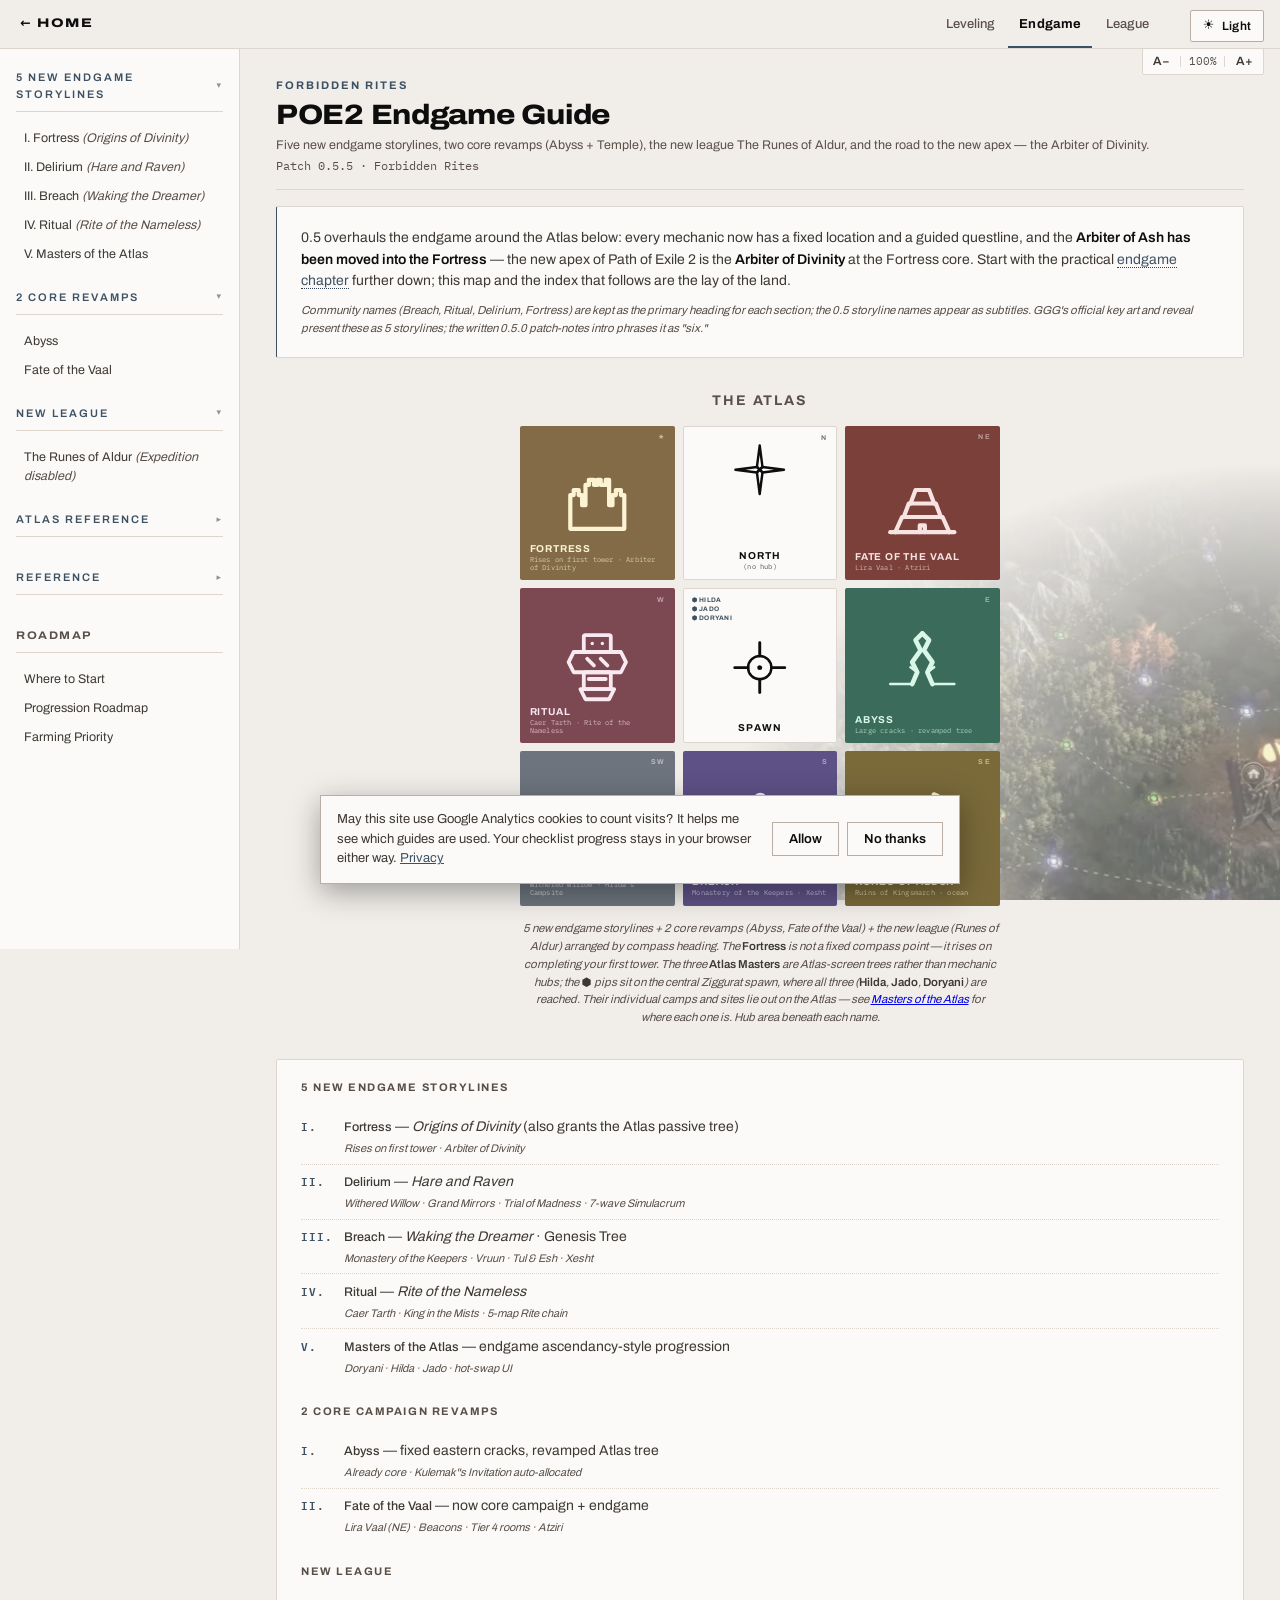
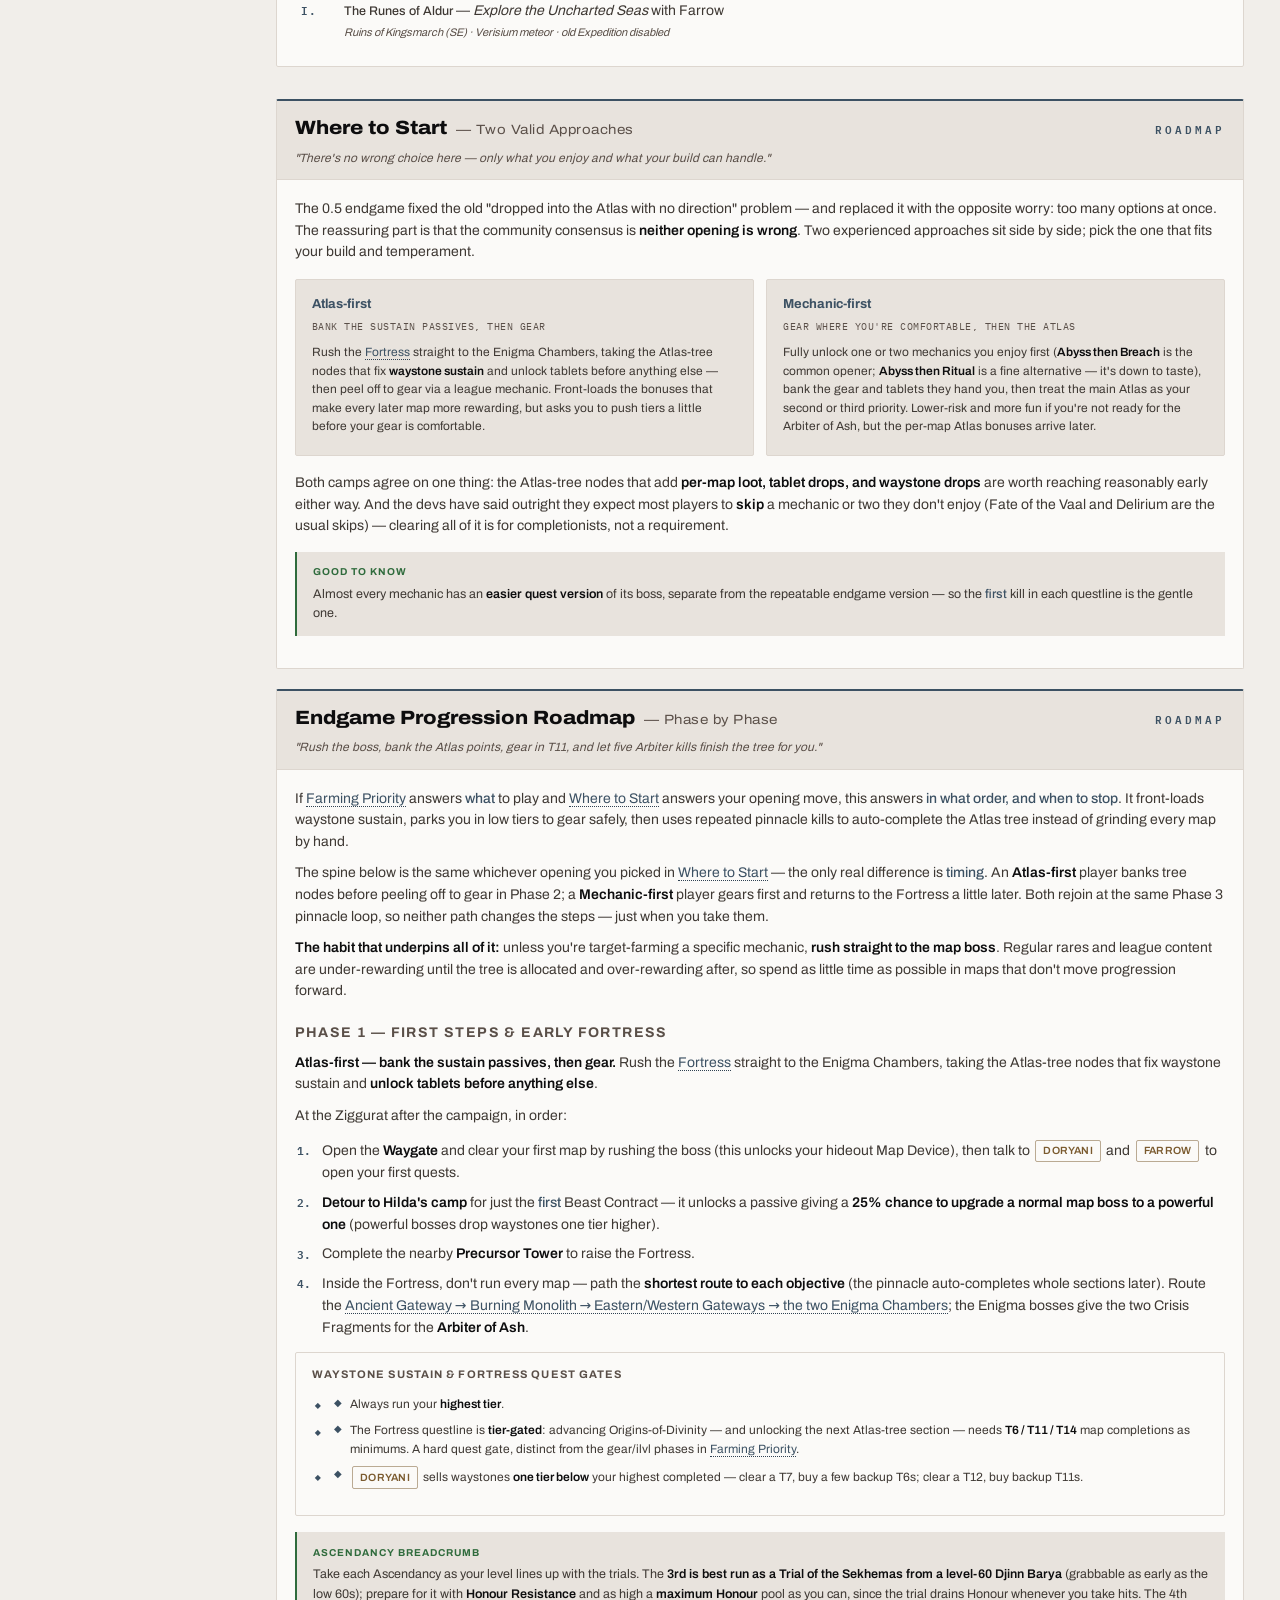
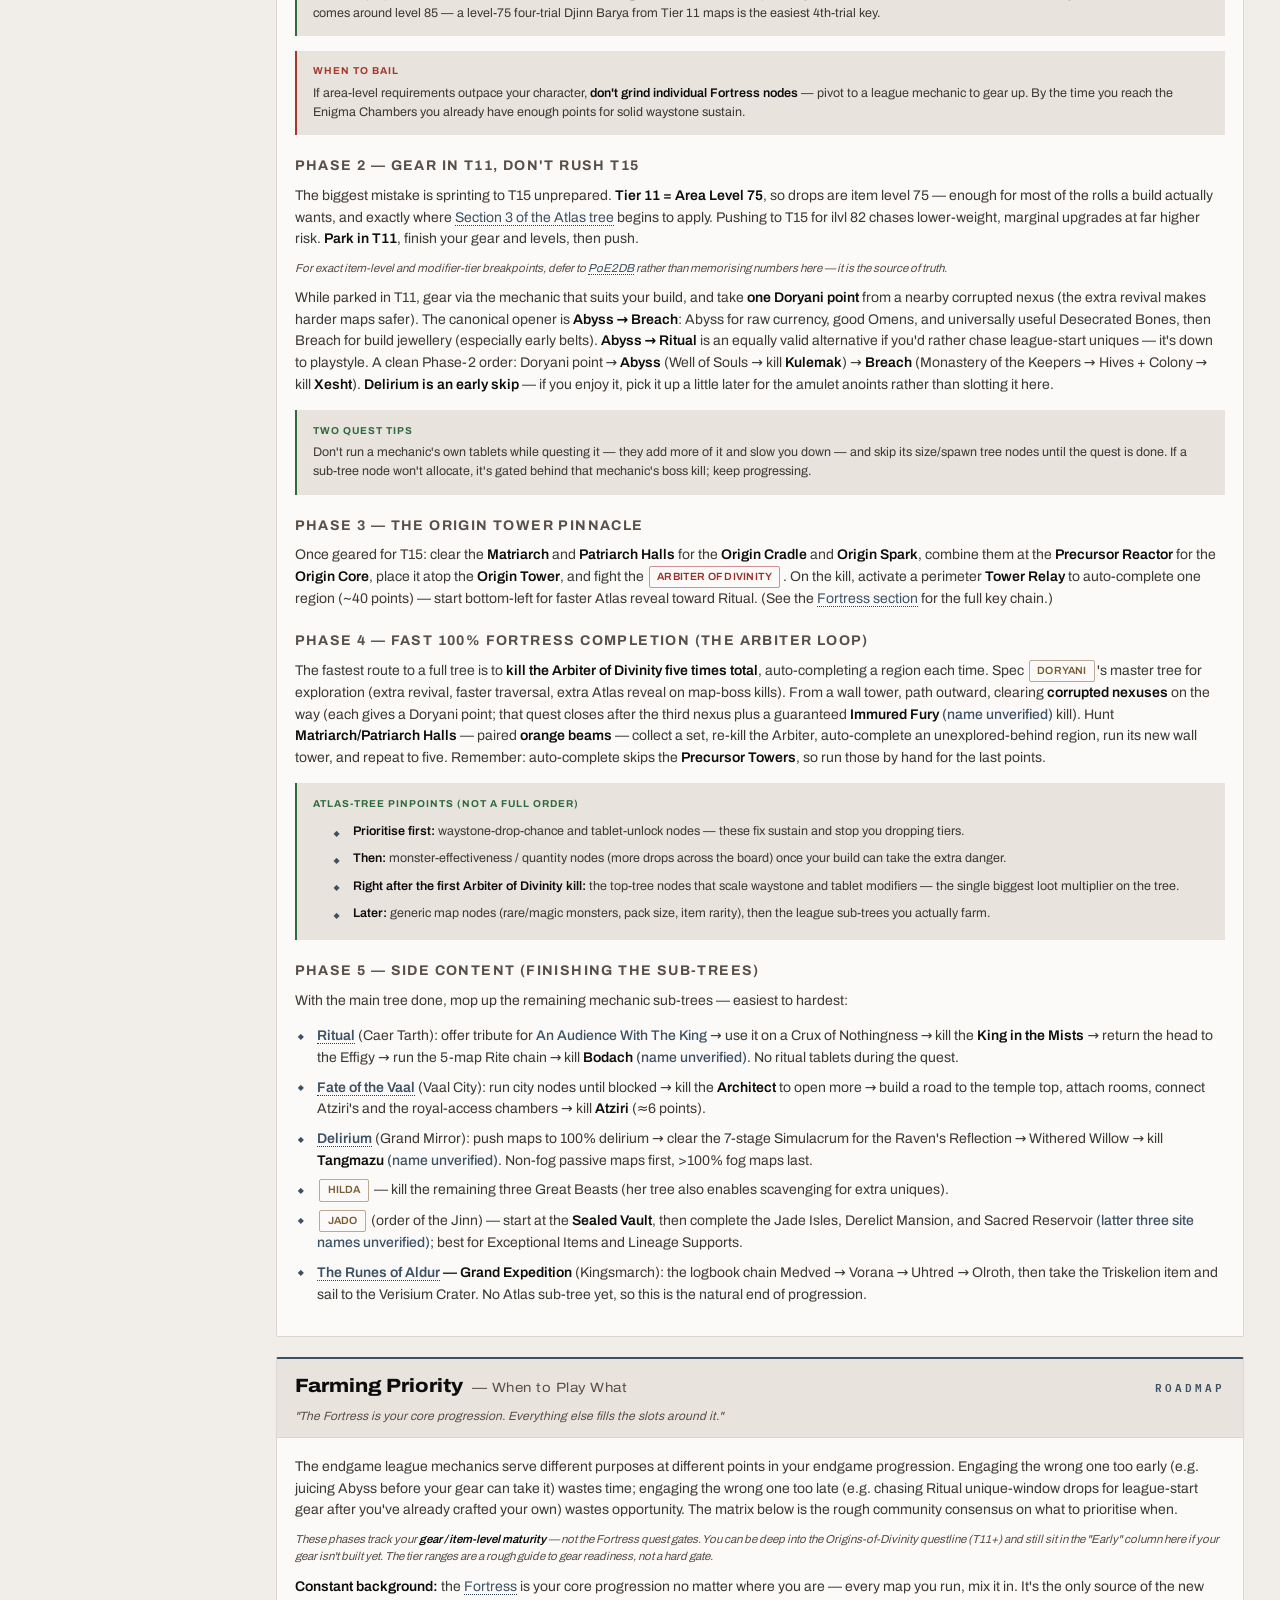
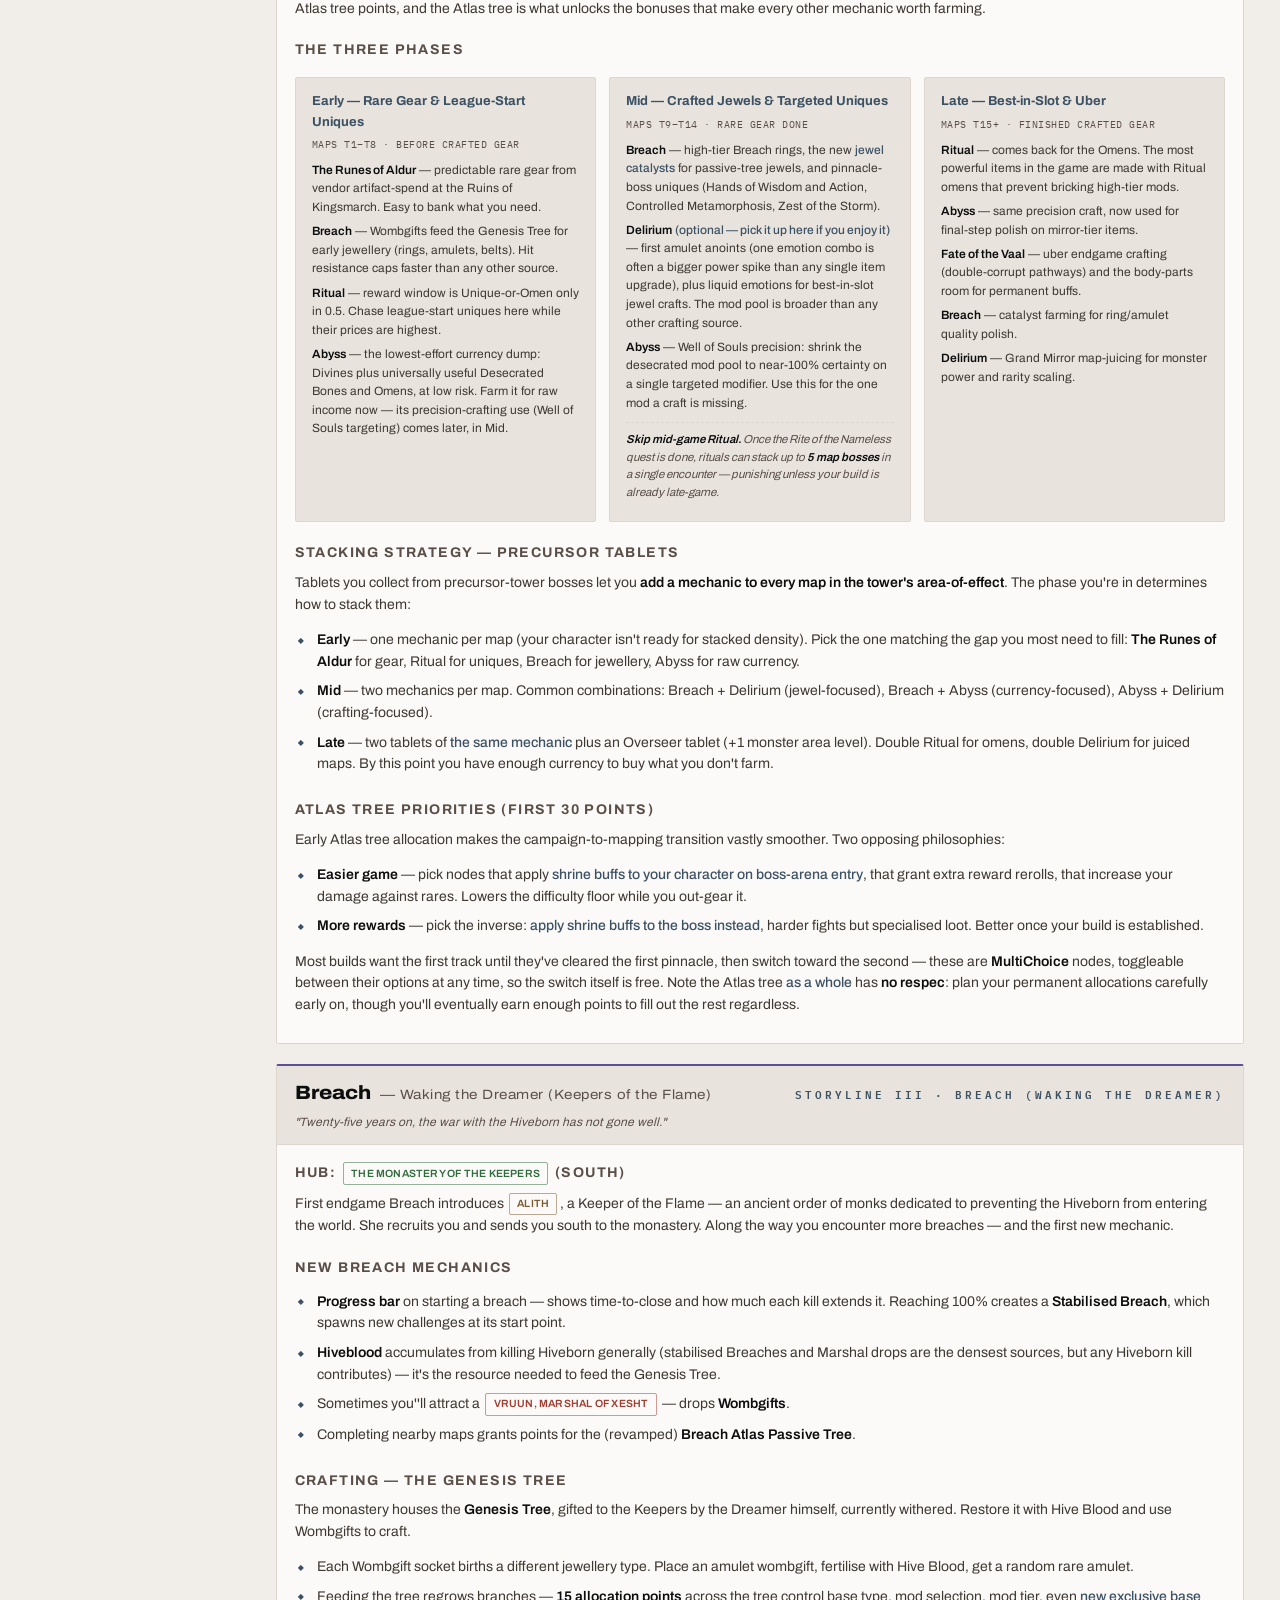
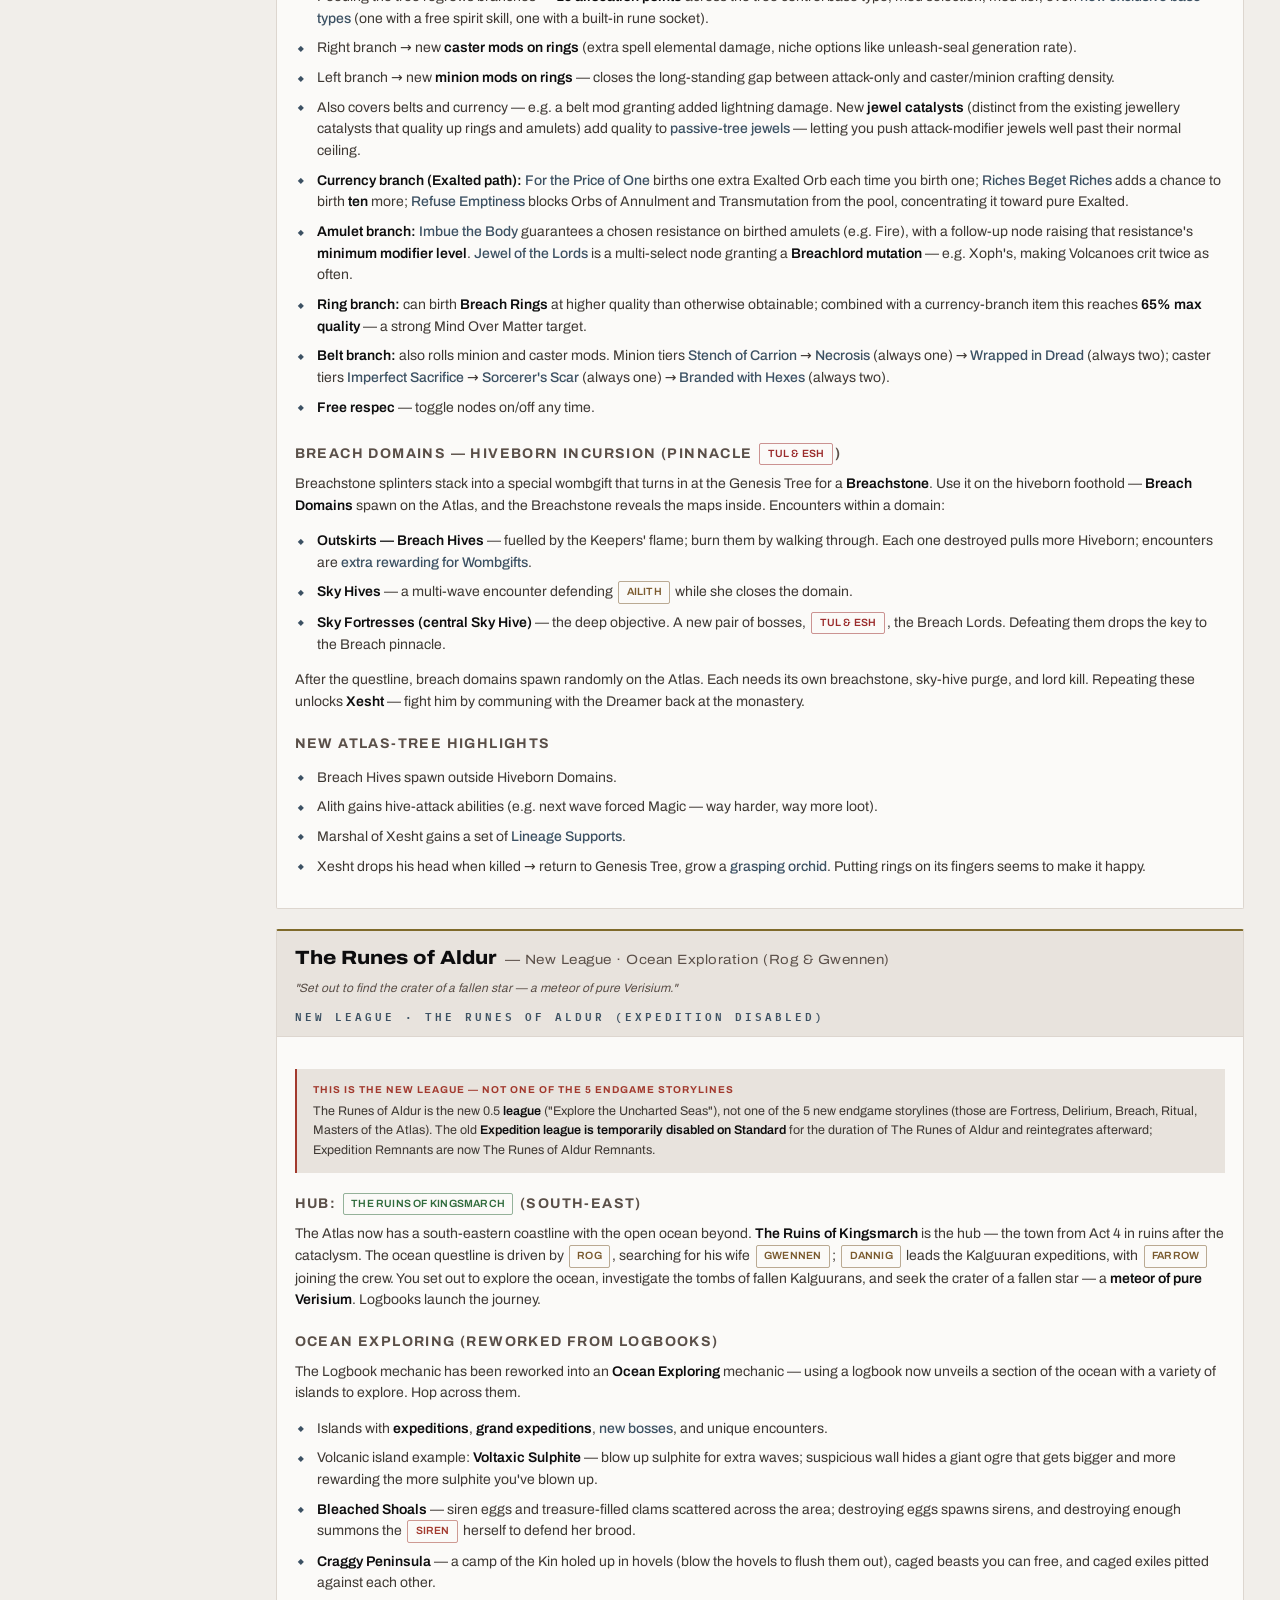
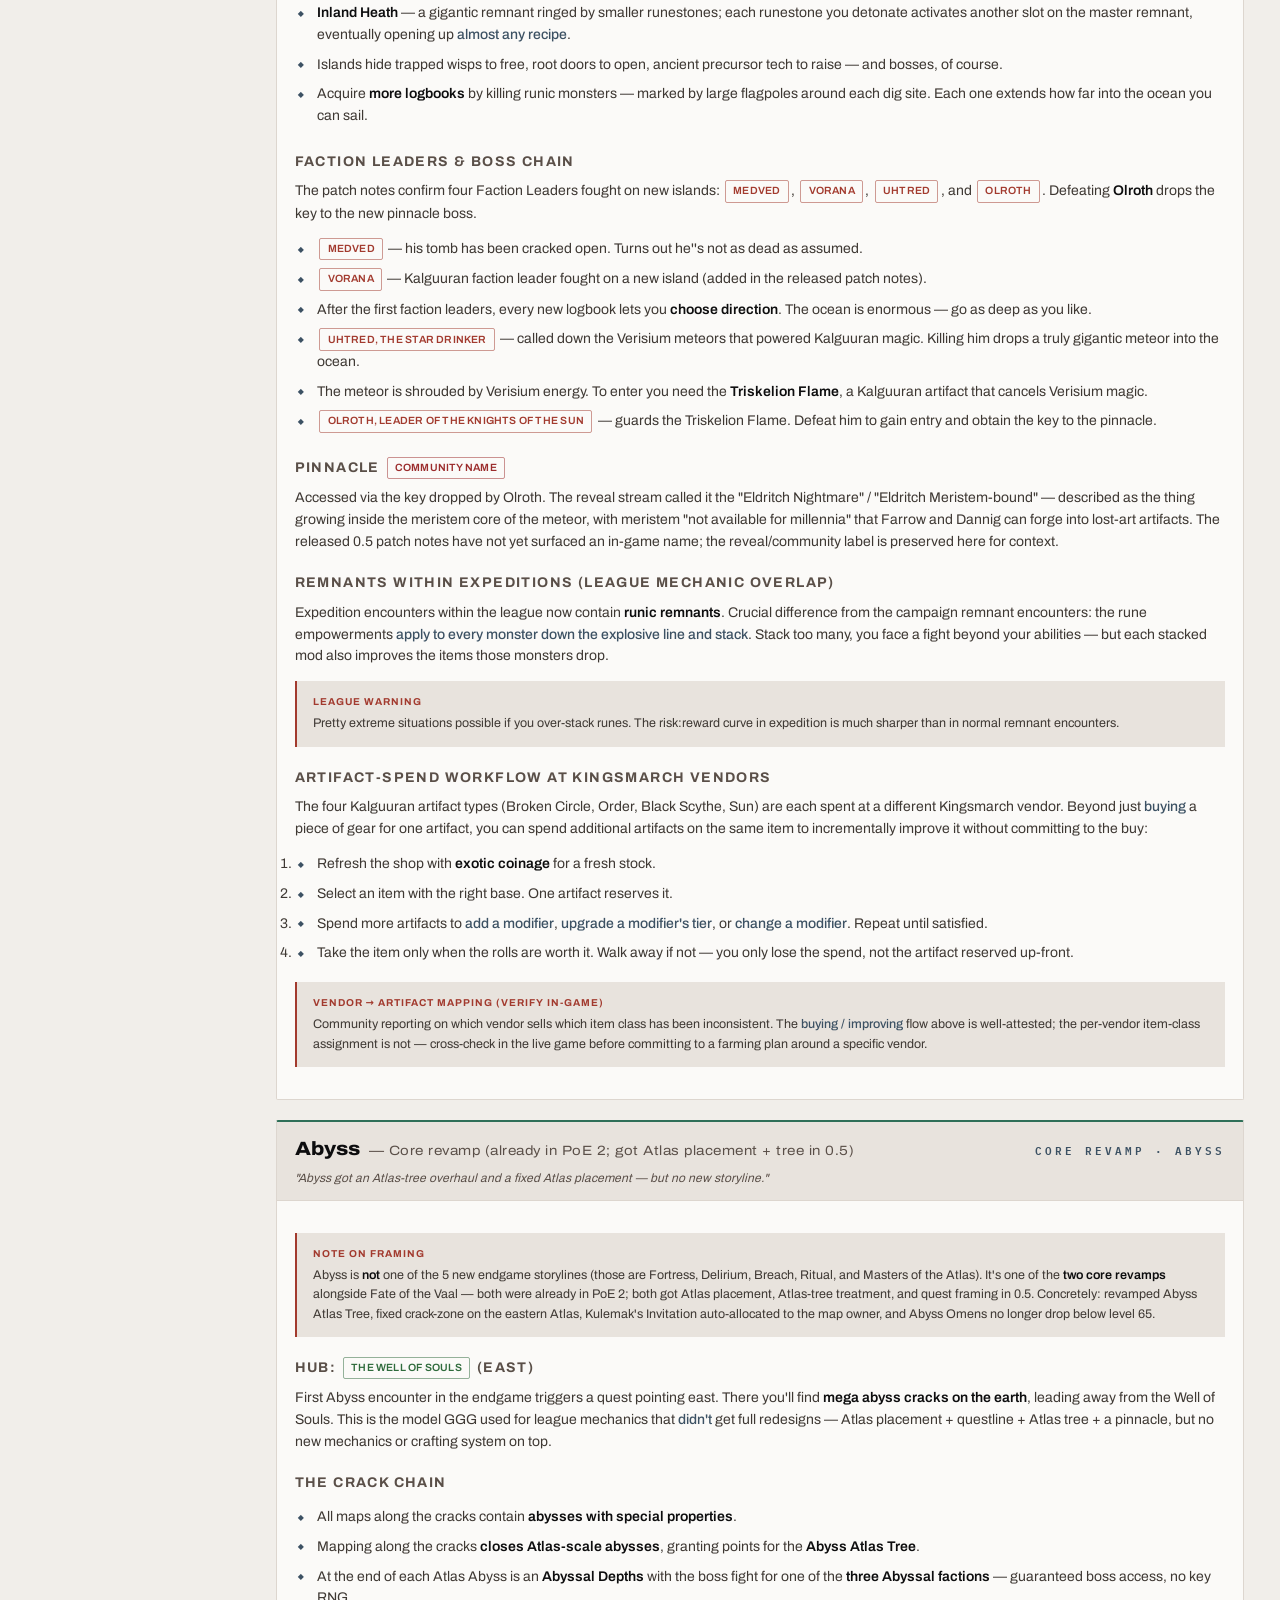
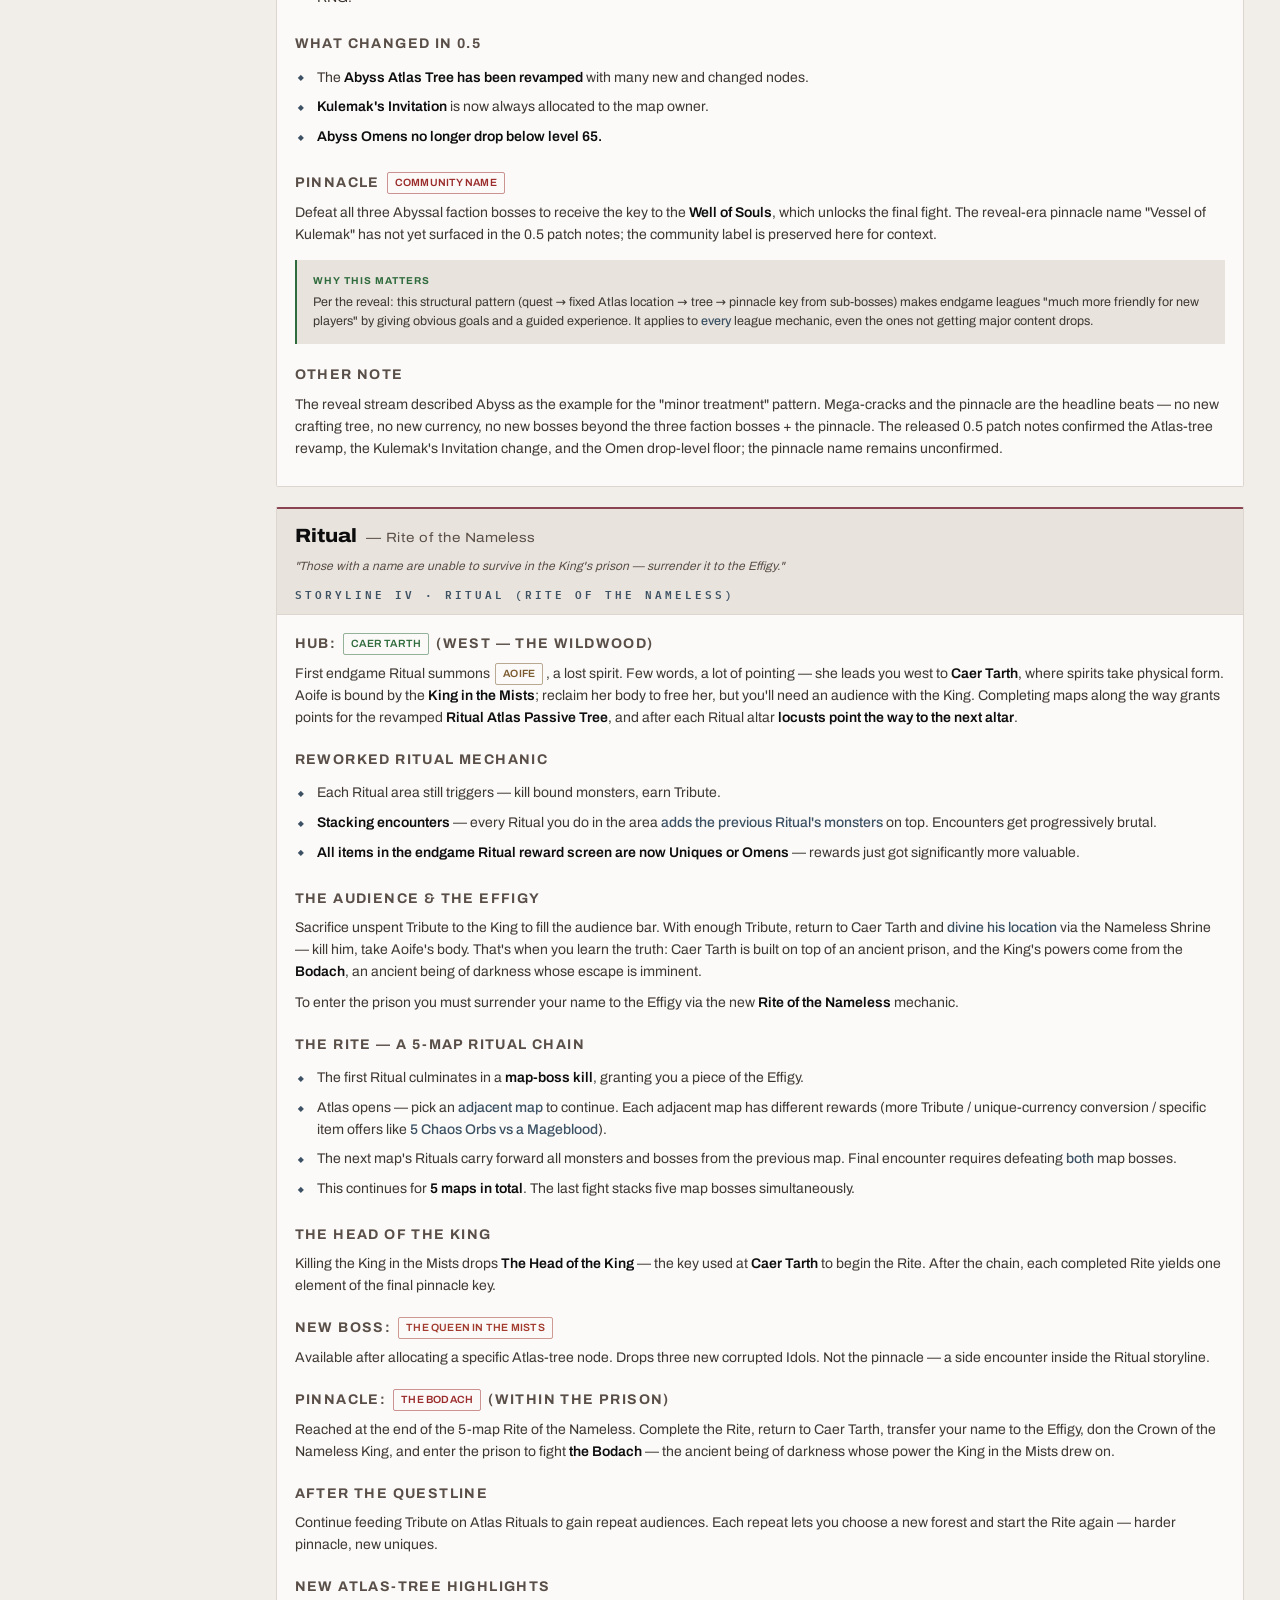
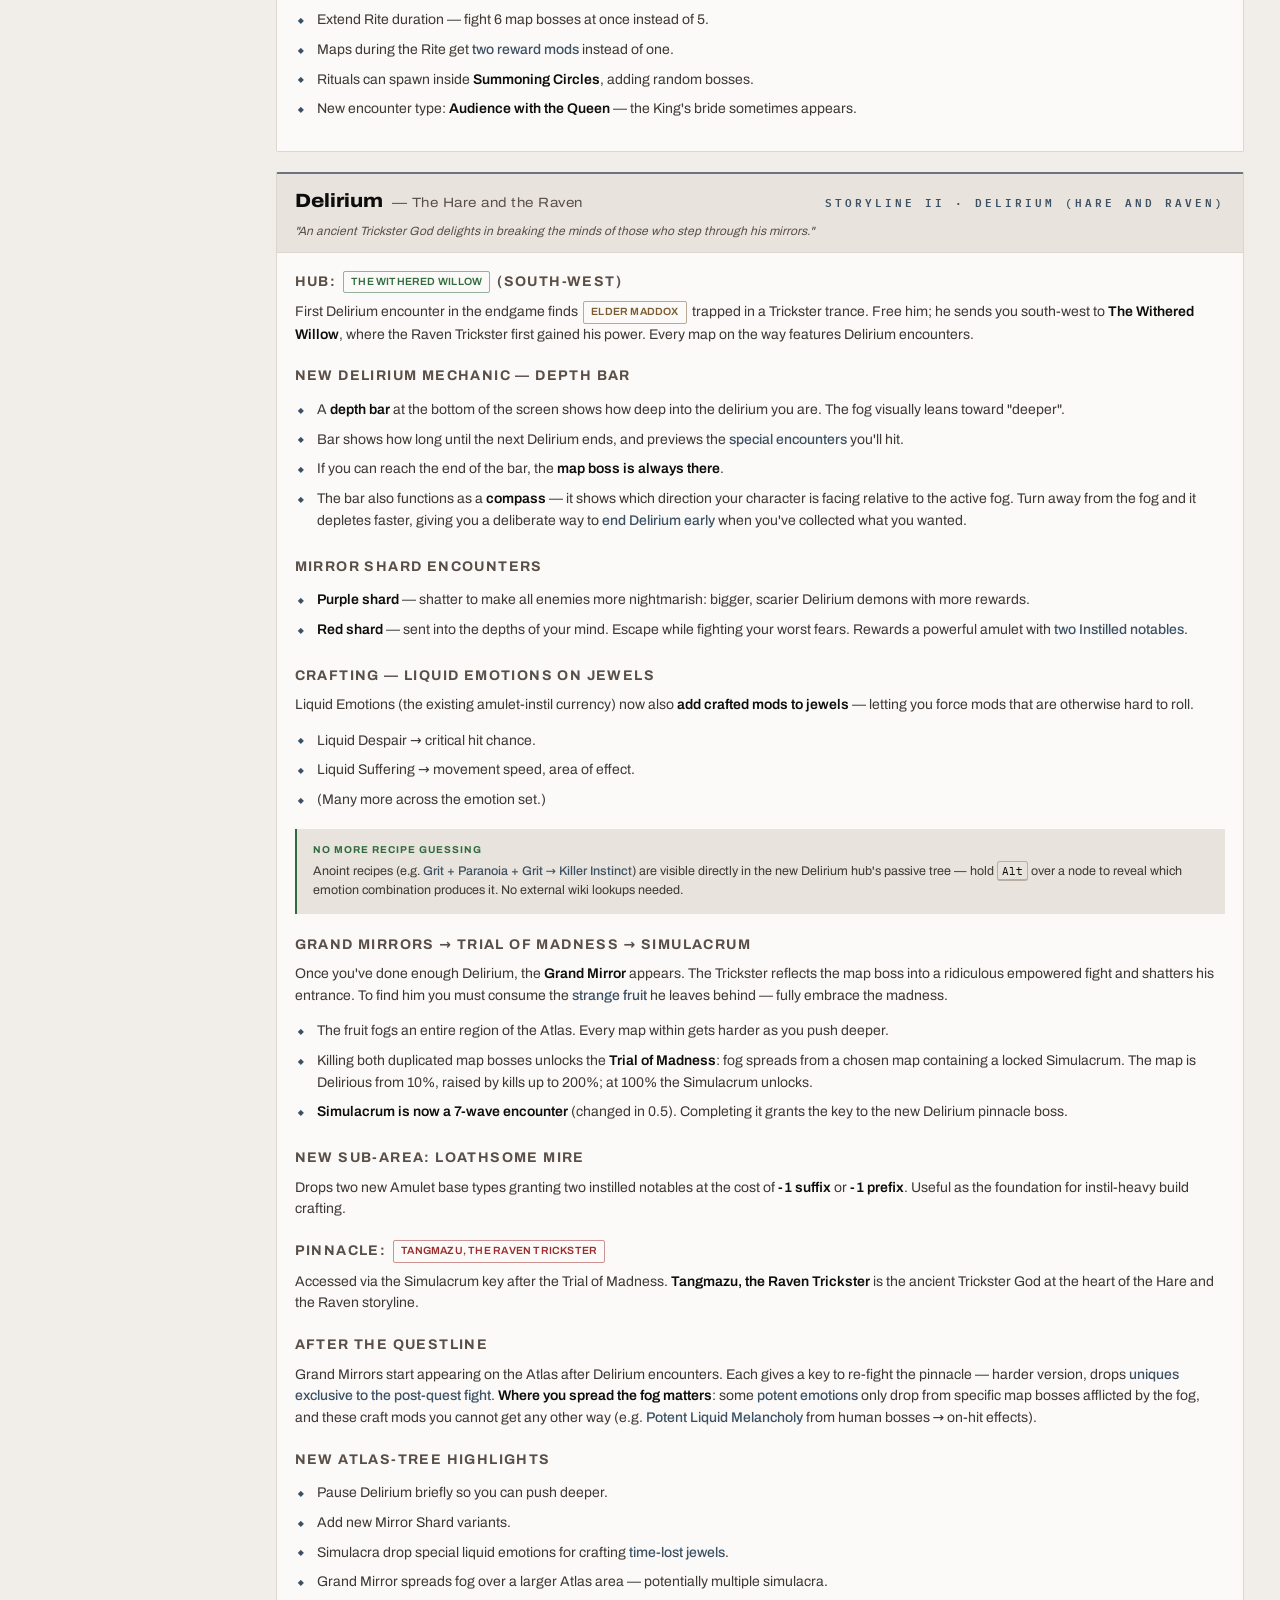
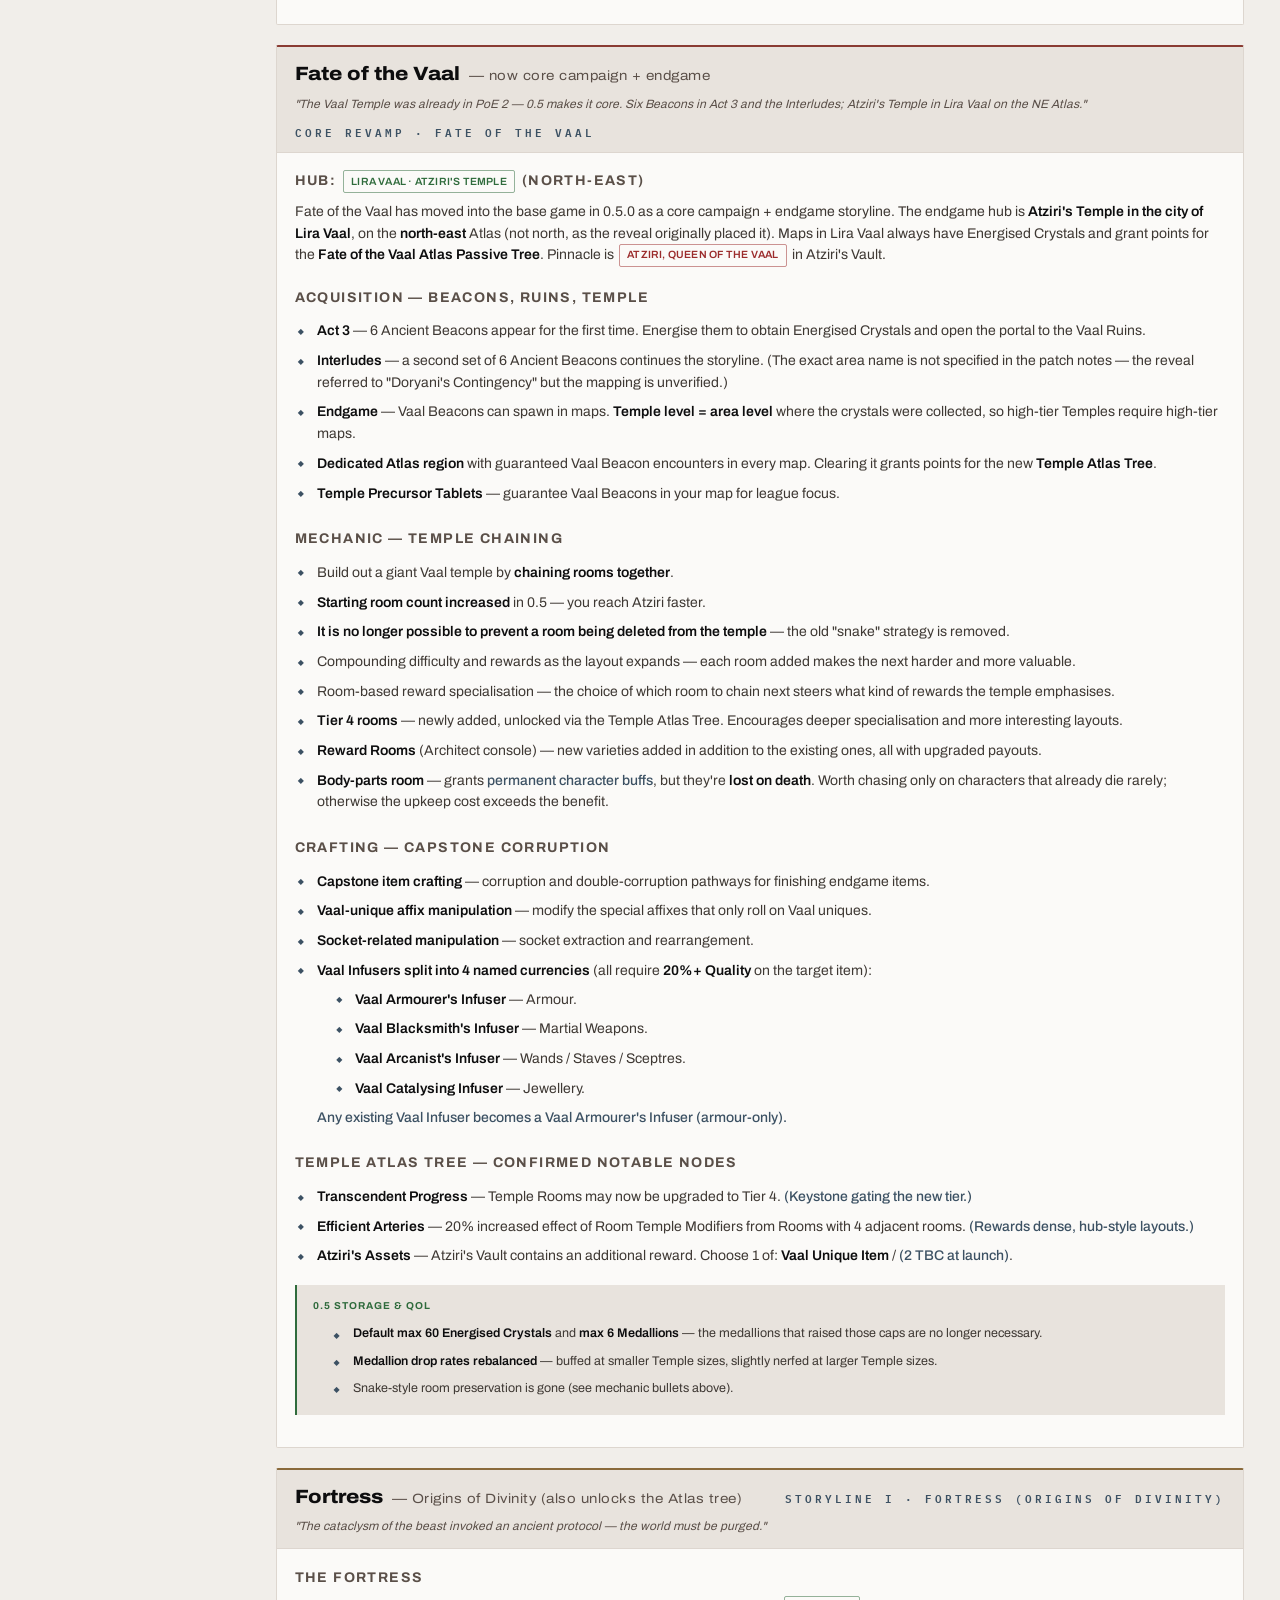
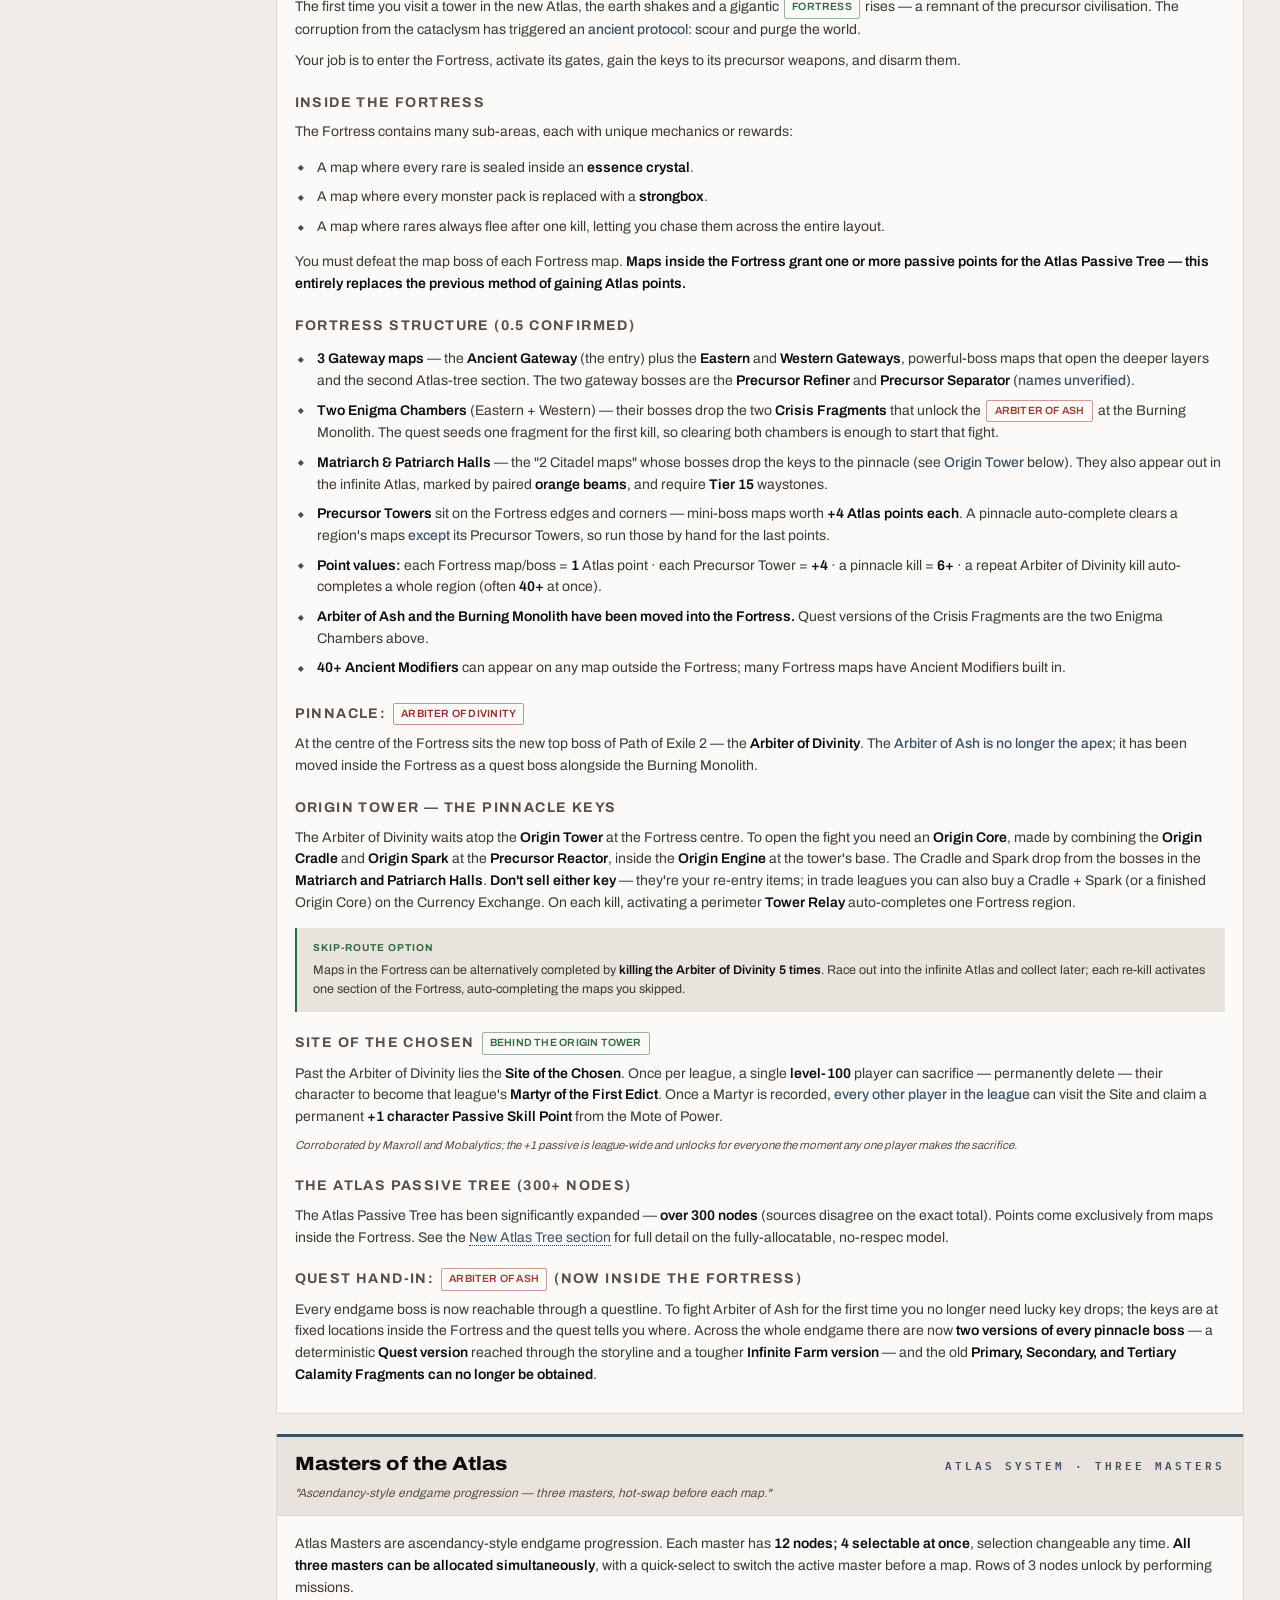
<file: poe2_endgame_guide.html>
<!--
  PoE2 Leveling Campaign & Endgame Guide — Endgame — Atlas progression
  Copyright (c) 2026 domistae
  Licensed under the MIT License — see LICENSE for the full text.
  Source: https://github.com/domistae/poe2-leveling
  Live site: https://domistae.github.io/poe2-leveling/

  You are free to use, modify, and redistribute this code, including for commercial purposes.
  You MUST preserve this notice and provide attribution to the original source.
  See README.md for full attribution requirements.
-->
<!DOCTYPE html>
<html lang="en">
<head>
    <meta charset="UTF-8">
    <meta name="viewport" content="width=device-width, initial-scale=1.0">
    <meta http-equiv="Content-Security-Policy" content="default-src 'self'; script-src 'self' https://www.googletagmanager.com; style-src 'self' 'unsafe-inline'; font-src 'self'; img-src 'self' data: https://*.google-analytics.com https://*.googletagmanager.com; connect-src 'self' https://*.google-analytics.com https://*.analytics.google.com https://*.googletagmanager.com; object-src 'none'; base-uri 'self'; form-action 'none'">
    <meta name="referrer" content="strict-origin-when-cross-origin">
    <title>PoE 2 Endgame Guide — Forbidden Rites (Patch 0.5.5)</title>
    <meta name="description" content="Path of Exile 2 patch 0.5 endgame guide. Five new endgame storylines (Fortress / Origins of Divinity, Delirium / Hare and Raven, Breach / Waking the Dreamer, Ritual / Rite of the Nameless, Masters of the Atlas), two core revamps (Abyss, Fate of the Vaal), and the new league The Runes of Aldur. Includes the new Atlas tree and the Arbiter of Divinity pinnacle.">
    <meta name="author" content="domistae">
    <meta name="theme-color" content="#181410">
    <link rel="canonical" href="https://domistae.github.io/poe2-leveling/poe2_endgame_guide.html">

    <meta property="og:type" content="article">
    <meta property="og:site_name" content="PoE 2 Leveling Guide">
    <meta property="og:title" content="PoE 2 Endgame Guide — Forbidden Rites (Patch 0.5.5)">
    <meta property="og:description" content="Five new endgame storylines (Fortress, Delirium, Breach, Ritual, Masters of the Atlas), two core revamps (Abyss, Fate of the Vaal), and the new league The Runes of Aldur. Patch 0.5.5.">
    <meta property="og:url" content="https://domistae.github.io/poe2-leveling/poe2_endgame_guide.html">
    <meta property="og:image" content="https://domistae.github.io/poe2-leveling/og-image.png">
    <meta property="og:image:width" content="1200">
    <meta property="og:image:height" content="630">
    <meta property="og:image:alt" content="Path of Exile 2 Endgame Guide — Patch 0.5.5 Forbidden Rites (5 storylines + 2 core revamps, Atlas progression)">

    <meta name="twitter:card" content="summary_large_image">
    <meta name="twitter:title" content="PoE 2 Endgame Guide — Forbidden Rites (Patch 0.5.5)">
    <meta name="twitter:description" content="Five new endgame storylines (Fortress, Delirium, Breach, Ritual, Masters of the Atlas), two core revamps (Abyss, Fate of the Vaal), and the new league The Runes of Aldur. Patch 0.5.5.">
    <meta name="twitter:image" content="https://domistae.github.io/poe2-leveling/og-image.png">

    <meta name="google-site-verification" content="97--Tcu6ftMsekIsByOualijpqUhXa_pOvMME-dgzXM">
    <script src="assets/analytics.js" defer></script>
    <link rel="stylesheet" href="assets/fonts/fonts.css">
    <script src="assets/site.js"></script>
    <link rel="stylesheet" href="assets/base.css">
    <link rel="stylesheet" href="assets/checklist.css">
    <style>

/* ─── SIDEBAR ──────────────────────────────────────────────── */
.sidebar {
    width: 240px;
    background: var(--bg-surface);
    border-right: 1px solid var(--border-subtle);
    padding: 1.25rem 1rem;
    position: sticky;
    top: 0;
    align-self: flex-start;
    height: 100vh;
    overflow-y: auto;
    box-shadow: var(--shadow-sm);
    transition: background-color 0.3s, border-color 0.3s;
    flex-shrink: 0;
    scrollbar-width: thin;
    scrollbar-color: var(--border-accent) transparent;
}

/* Sidebar buttons */
.reset-btn, .export-btn, .import-btn {
    width: 100%; background: var(--bg-elevated); border: 1px solid var(--border-subtle);
    color: var(--text-muted); padding: 0.45rem; border-radius: 2px; cursor: pointer;
    font-size: 0.6875rem; transition: all 0.15s; margin-top: 0.4rem;
    font-family: var(--font-body); letter-spacing: 0.3px;
}
.reset-btn:hover { background: var(--overlay-gold-soft); color: var(--text-primary); border-color: var(--gold); }
.export-btn { color: var(--sage); }
.export-btn:hover { background: var(--overlay-sage); border-color: var(--sage); }
.import-btn { color: var(--steel); }
.import-btn:hover { background: var(--overlay-steel); border-color: var(--steel); }

/* Unclassed in-body anchors — fortress, index, issue refs */
.storyline-body a:not([class]):not([style]),
.intro-block a:not([class]):not([style]) {
    color: var(--gold);
    text-decoration: none;
    border-bottom: 1px dotted var(--gold-deep);
    transition: color 0.15s, border-color 0.15s;
}
.storyline-body a:not([class]):not([style]):hover,
.intro-block a:not([class]):not([style]):hover {
    color: var(--gold-bright);
    border-bottom-color: var(--gold);
}

/* Steps */
.step {
    display: flex;
    background: var(--bg-surface);
    margin-bottom: 1px;
    transition: all 0.15s;
    border-left: 2px solid transparent;
    border-radius: 0;
}

/* ─── ENDGAME STORYLINE BLOCKS ─────────────────────────────── */
.storyline-body ol.step-list { list-style: none; padding-left: 0; counter-reset: step; margin-bottom: 0.6rem; }
.storyline-body ol.step-list > li { counter-increment: step; padding-left: 1.7rem; }
.storyline-body ol.step-list > li::before {
    content: counter(step) "."; left: 0.15rem; top: 0.32rem;
    color: var(--gold-deep); font-family: var(--font-display); font-weight: 700; font-size: 0.6875rem;
}

/* Atlas Masters — a system, deliberately styled apart from the storylines */
#masters-atlas.storyline { border-top: 3px solid var(--steel); }
#masters-atlas .storyline-header {
    background: linear-gradient(90deg, var(--overlay-steel) 0%, var(--bg-elevated) 100%);
}
#masters-atlas .storyline-header .ordinal { color: var(--steel); }
#masters-atlas .card { border-top: 2px solid var(--steel); }
#masters-atlas .card h4 { color: var(--steel); }
.master-meta { margin: 0.35rem 0 0.55rem; }
.master-meta-row { font-size: 0.71875rem; color: var(--text-body); margin-bottom: 0.22rem; line-height: 1.4; }
.master-meta-row .k {
    font-family: var(--font-display); font-size: 0.5625rem; letter-spacing: 1px;
    text-transform: uppercase; color: var(--steel); margin-right: 0.4rem; font-weight: 600;
}

/* ─── ENDGAME DIAGRAM (emblem grid — minimal, compact) ────── */

.atlas-tile .master-pip {
    position: absolute; top: 0.42rem; left: 0.5rem;
    font: 700 0.40625rem var(--font-display);
    letter-spacing: 0.3px; text-transform: uppercase;
    color: var(--gold-deep); opacity: 0.92; z-index: 3; white-space: nowrap;
}
[data-theme="dark"] .atlas-tile .master-pip { color: var(--gold); }
.atlas-tile .master-pips {
    position: absolute; top: 0.42rem; left: 0.5rem; right: 0.5rem;
    display: flex; flex-direction: column; gap: 1px; z-index: 3;
}
.atlas-tile .master-pips .master-pip { position: static; display: block; }

/* Compass tile — label on top, rose beneath */
.atlas-tile.compass {
    align-items: center;
    justify-content: center;
    gap: 0.4rem;
}
.atlas-tile.compass .symbol {
    position: static;       /* drop out of the absolute fill */
    inset: auto;
    padding-top: 0;
    width: 52%;
    aspect-ratio: 1 / 1;
}
.atlas-tile.compass .symbol svg { width: 100%; height: 100%; }

/* Dark mode ships these tiles BRIGHTER than their light-mode counterparts,
   which drops the pale label text to as low as 1.5:1 (expedition). Deepen the
   fills, scoped to the diagram, so --c-* keeps its other uses. Note the vaal
   tile at #dc2626 could not be fixed from the text side at all — even pure
   black only reaches 4.34 against it. */
[data-theme="dark"] .atlas-tile.fortress   { background: #a35a05; }
[data-theme="dark"] .atlas-tile.vaal       { background: #c62222; }
[data-theme="dark"] .atlas-tile.abyss      { background: #0b7a55; }
[data-theme="dark"] .atlas-tile.expedition { background: #886713; }
[data-theme="dark"] .atlas-tile.breach     { background: #6f5ca6; }
[data-theme="dark"] .atlas-tile.ritual     { background: #b63776; }

/* Subtle inner vignette on league tiles */

/* ─── MOBILE ───────────────────────────────────────────────── */

    
        .storyline-header .h2-sub {
            color: var(--text-muted);
            font-size: 0.7em;
            font-weight: 400;
            letter-spacing: 0.5px;
            display: inline-block;
            margin-left: 0.3em;
        }
    </style>
    <link rel="stylesheet" href="assets/skin.css">
</head>
<body class="backdrop-endgame">
    <button type="button" class="theme-toggle" aria-label="Toggle theme">
        <span class="icon" id="theme-icon">☀</span>
        <span id="theme-label">Light</span>
    </button>

    <nav class="top-nav" aria-label="Main navigation">
        <a href="index.html" class="top-nav-home">← Home</a>
        <div class="top-nav-links">
            <a href="poe2_leveling_guide.html" class="top-nav-link">Leveling</a>
            <a href="poe2_endgame_guide.html" class="top-nav-link current" aria-current="page">Endgame</a>
            <a href="poe2_league_guide.html" class="top-nav-link">League</a>
        </div>
    </nav>

    <div class="container">
        <aside class="sidebar">
            <details class="sidebar-section zones-details" open>
                <summary class="zones-summary">5 New Endgame Storylines</summary>
                <a href="#fortress" class="sidebar-link story">I. Fortress <em>(Origins of Divinity)</em></a>
                <a href="#delirium" class="sidebar-link story">II. Delirium <em>(Hare and Raven)</em></a>
                <a href="#breach" class="sidebar-link story">III. Breach <em>(Waking the Dreamer)</em></a>
                <a href="#ritual" class="sidebar-link story">IV. Ritual <em>(Rite of the Nameless)</em></a>
                <a href="#masters-atlas" class="sidebar-link story">V. Masters of the Atlas</a>
            </details>
            <details class="sidebar-section zones-details" open>
                <summary class="zones-summary">2 Core Revamps</summary>
                <a href="#abyss" class="sidebar-link story">Abyss</a>
                <a href="#fate-of-the-vaal" class="sidebar-link story">Fate of the Vaal</a>
            </details>
            <details class="sidebar-section zones-details" open>
                <summary class="zones-summary">New League</summary>
                <a href="#runes-of-aldur" class="sidebar-link story">The Runes of Aldur <em>(Expedition disabled)</em></a>
            </details>
            <details class="sidebar-section zones-details">
                <summary class="zones-summary">Atlas Reference</summary>
                <a href="#atlas-tree" class="sidebar-link system">New Atlas Tree</a>
                <a href="#atlas-changes" class="sidebar-link system">Atlas Layout</a>
            </details>
            <details class="sidebar-section zones-details">
                <summary class="zones-summary">Reference</summary>
                <a href="#runic-ward" class="sidebar-link system">Runic Ward</a>
                <a href="#qol" class="sidebar-link system">QoL &amp; Tools</a>
                <a href="#challenges" class="sidebar-link system">Challenge League</a>
                <a href="#sources" class="sidebar-link system">Sources</a>
            </details>
            <div class="sidebar-section">
                <h2>Roadmap</h2>
                <a href="#where-to-start" class="sidebar-link system">Where to Start</a>
                <a href="#progression-roadmap" class="sidebar-link system">Progression Roadmap</a>
                <a href="#farming-priority" class="sidebar-link system">Farming Priority</a>
            </div>
        </aside>

        <main class="main">
            <header class="header">
                <div class="eyebrow">Forbidden Rites</div>
                <h1>POE2 Endgame Guide</h1>
                <div class="subtitle">Five new endgame storylines, two core revamps (Abyss + Temple), the new league The Runes of Aldur, and the road to the new apex — the Arbiter of Divinity.</div>
                <span class="patch">Patch 0.5.5 · Forbidden Rites</span>
            </header>

            <div class="intro-block">
                <p>0.5 overhauls the endgame around the Atlas below: every mechanic now has a fixed location and a guided questline, and the <strong>Arbiter of Ash has been moved into the Fortress</strong> — the new apex of Path of Exile 2 is the <strong>Arbiter of Divinity</strong> at the Fortress core. Start with the practical <a href="#where-to-start">endgame chapter</a> further down; this map and the index that follows are the lay of the land.</p>
                <p style="font-size: 0.71875rem; color: var(--text-muted); font-style: italic;">Community names (Breach, Ritual, Delirium, Fortress) are kept as the primary heading for each section; the 0.5 storyline names appear as subtitles. <em>GGG's official key art and reveal present these as 5 storylines; the written 0.5.0 patch-notes intro phrases it as "six."</em></p>
            </div>

            <section class="diagram-wrap">
                <div class="diagram-title">The Atlas</div>
                <div class="atlas-grid">

                    <!-- ★ Fortress (not a fixed compass point — rises on first tower) -->
                    <div class="atlas-tile fortress">
                        <span class="compass-tag">★</span>
                        <div class="symbol">
                            <svg viewBox="0 0 100 100" xmlns="http://www.w3.org/2000/svg" fill="none" stroke-width="5" stroke-linecap="round" stroke-linejoin="round">
                                <path d="M 18 78 L 18 38 L 22 38 L 22 32 L 28 32 L 28 38 L 32 38 L 32 50 L 36 50 L 36 26 L 40 26 L 40 20 L 46 20 L 46 26 L 50 26 L 50 20 L 54 20 L 54 26 L 60 26 L 60 20 L 64 20 L 64 26 L 64 50 L 68 50 L 68 38 L 72 38 L 72 32 L 78 32 L 78 38 L 82 38 L 82 78 Z"/>
                            </svg>
                        </div>
                        <div class="name">Fortress<span class="pinnacle">Rises on first tower · Arbiter of Divinity</span></div>
                    </div>

                    <!-- N · (no hub) -->
                    <div class="atlas-tile compass">
                        <span class="compass-tag">N</span>
                        <div class="symbol">
                            <svg viewBox="0 0 100 100" xmlns="http://www.w3.org/2000/svg" fill="none" stroke-width="3.5" stroke-linecap="round" stroke-linejoin="round">
                                <polygon points="50,15 54,46 50,50 46,46"/>
                                <polygon points="85,50 54,54 50,50 54,46"/>
                                <polygon points="50,85 46,54 50,50 54,54"/>
                                <polygon points="15,50 46,46 50,50 46,54"/>
                                <circle cx="50" cy="50" r="2" fill="currentColor" stroke="none"/>
                            </svg>
                        </div>
                        <div class="name">North<span class="pinnacle">(no hub)</span></div>
                    </div>
                    <!-- NE · Fate of the Vaal (Lira Vaal · Atziri''s Temple) -->
                    <div class="atlas-tile vaal">
                        <span class="compass-tag">NE</span>
                        <div class="symbol">
                            <svg viewBox="0 0 100 100" xmlns="http://www.w3.org/2000/svg" fill="none" stroke-width="5" stroke-linecap="round" stroke-linejoin="round">
                                <path d="M 12 82 L 88 82"/>
                                <path d="M 18 82 L 26 64 L 74 64 L 82 82"/>
                                <path d="M 28 64 L 34 48 L 66 48 L 72 64"/>
                                <path d="M 36 48 L 42 32 L 58 32 L 64 48"/>
                                <path d="M 47 82 L 47 74 L 53 74 L 53 82"/>
                            </svg>
                        </div>
                        <div class="name">Fate of the Vaal<span class="pinnacle">Lira Vaal · Atziri</span></div>
                    </div>
                    <!-- W · Ritual -->
                    <div class="atlas-tile ritual">
                        <span class="compass-tag">W</span>
                        <div class="symbol">
                            <svg viewBox="0 0 100 100" xmlns="http://www.w3.org/2000/svg" fill="none" stroke-width="4.5" stroke-linecap="round" stroke-linejoin="round">
                                <rect x="34" y="12" width="32" height="20" rx="2"/>
                                <circle cx="44" cy="22" r="2" fill="currentColor" stroke="none"/>
                                <circle cx="56" cy="22" r="2" fill="currentColor" stroke="none"/>
                                <path d="M 22 32 L 78 32 L 84 44 L 78 56 L 22 56 L 16 44 Z"/>
                                <path d="M 38 40 L 46 48 M 54 40 L 62 48"/>
                                <rect x="34" y="56" width="32" height="20" rx="2"/>
                                <path d="M 40 64 L 60 64"/>
                                <path d="M 30 76 L 70 76 L 64 88 L 36 88 Z"/>
                            </svg>
                        </div>
                        <div class="name">Ritual<span class="pinnacle">Caer Tarth · Rite of the Nameless</span></div>
                    </div>

                    <!-- CENTER · Spawn Point -->
                    <div class="atlas-tile center">
                        <span class="compass-tag" style="opacity: 0">·</span>
                        <div class="master-pips">
                            <span class="master-pip">⬢ Hilda</span>
                            <span class="master-pip">⬢ Jado</span>
                            <span class="master-pip">⬢ Doryani</span>
                        </div>
                        <div class="symbol">
                            <svg viewBox="0 0 100 100" xmlns="http://www.w3.org/2000/svg" fill="none" stroke-width="3.5" stroke-linecap="round">
                                <line x1="50" y1="20" x2="50" y2="36"/>
                                <line x1="50" y1="64" x2="50" y2="80"/>
                                <line x1="20" y1="50" x2="36" y2="50"/>
                                <line x1="64" y1="50" x2="80" y2="50"/>
                                <circle cx="50" cy="50" r="14" stroke-width="3"/>
                                <circle cx="50" cy="50" r="3" fill="currentColor" stroke="none"/>
                            </svg>
                        </div>
                        <div class="name">Spawn</div>
                    </div>

                    <!-- E · Abyss -->
                    <div class="atlas-tile abyss">
                        <span class="compass-tag">E</span>
                        <div class="symbol">
                            <svg viewBox="0 0 100 100" xmlns="http://www.w3.org/2000/svg" fill="none" stroke-width="5.5" stroke-linecap="round" stroke-linejoin="round">
                                <path d="M 12 70 L 38 70" stroke-width="3"/>
                                <path d="M 62 70 L 88 70" stroke-width="3"/>
                                <path d="M 38 70 L 44 56 L 38 44 L 48 30 L 42 18 L 50 10"/>
                                <path d="M 62 70 L 56 56 L 62 44 L 52 30 L 58 18 L 50 10"/>
                                <path d="M 44 56 L 36 50" stroke-width="3"/>
                                <path d="M 56 56 L 64 50" stroke-width="3"/>
                            </svg>
                        </div>
                        <div class="name">Abyss <span class="pinnacle">Large cracks · revamped tree</span></div>
                    </div>

                    <!-- SW · Delirium -->
                    <div class="atlas-tile delirium">
                        <span class="compass-tag">SW</span>
                        <div class="symbol">
                            <svg viewBox="0 0 100 100" xmlns="http://www.w3.org/2000/svg" fill="none" stroke-width="4.5" stroke-linecap="round" stroke-linejoin="round">
                                <ellipse cx="50" cy="40" rx="22" ry="26"/>
                                <path d="M 50 66 L 50 86"/>
                                <path d="M 44 86 L 56 86"/>
                                <path d="M 42 28 L 50 42 L 44 56" stroke-width="2.5" opacity="0.7"/>
                            </svg>
                        </div>
                        <div class="name">Delirium<span class="pinnacle">Withered Willow · Hilda's Campsite</span></div>
                    </div>

                    <!-- S · Breach -->
                    <div class="atlas-tile breach">
                        <span class="compass-tag">S</span>
                        <div class="symbol">
                            <svg viewBox="0 0 100 100" xmlns="http://www.w3.org/2000/svg" fill="none" stroke-width="4.5" stroke-linecap="round" stroke-linejoin="round">
                                <path d="M 26 88 L 26 56 Q 24 50, 22 44 L 18 30 Q 17 24, 22 22 Q 27 22, 28 28 L 32 42 L 32 22 Q 33 16, 38 16 Q 43 16, 44 22 L 44 42 L 44 14 Q 45 8, 50 8 Q 55 8, 56 14 L 56 42 L 56 18 Q 57 12, 62 12 Q 67 12, 68 18 L 68 44 L 72 30 Q 74 24, 78 26 Q 82 28, 80 34 L 76 50 Q 74 56, 72 60 L 72 88 Z"/>
                            </svg>
                        </div>
                        <div class="name">Breach<span class="pinnacle">Monastery of the Keepers · Xesht</span></div>
                    </div>

                    <!-- SE · The Runes of Aldur -->
                    <div class="atlas-tile expedition">
                        <span class="compass-tag">SE</span>
                        <div class="symbol">
                            <svg viewBox="0 0 100 100" xmlns="http://www.w3.org/2000/svg" fill="none" stroke-width="4.5" stroke-linecap="round" stroke-linejoin="round">
                                <rect x="36" y="36" width="28" height="48" rx="3"/>
                                <path d="M 36 58 L 64 58" stroke-width="3"/>
                                <path d="M 36 36 L 64 36 L 64 30 L 36 30 Z"/>
                                <path d="M 50 30 Q 56 22, 62 22 Q 70 22, 70 14 Q 70 8, 64 8"/>
                                <circle cx="64" cy="8" r="3" fill="currentColor" stroke="none"/>
                            </svg>
                        </div>
                        <div class="name">Runes of Aldur<span class="pinnacle">Ruins of Kingsmarch · ocean</span></div>
                    </div>

                </div>
                <div class="diagram-caption">
                    5 new endgame storylines + 2 core revamps (Abyss, Fate of the Vaal) + the new league (Runes of Aldur) arranged by compass heading. The <strong>Fortress</strong> is not a fixed compass point — <em>it rises on completing your first tower</em>. The three <strong>Atlas Masters</strong> are Atlas-screen trees rather than mechanic hubs; the <strong>⬢</strong> pips sit on the central Ziggurat spawn, where all three (<strong>Hilda</strong>, <strong>Jado</strong>, <strong>Doryani</strong>) are reached. Their individual camps and sites lie out on the Atlas — see <a href="#masters-atlas">Masters of the Atlas</a> for where each one is. Hub area beneath each name.
                </div>
            </section>


            <div class="toc">
                <div class="toc-title">5 New Endgame Storylines</div>
                <ol>
                    <li><a href="#fortress">Fortress</a> — <em>Origins of Divinity</em> (also grants the Atlas passive tree)<span class="toc-meta">Rises on first tower · Arbiter of Divinity</span></li>
                    <li><a href="#delirium">Delirium</a> — <em>Hare and Raven</em><span class="toc-meta">Withered Willow · Grand Mirrors · Trial of Madness · 7-wave Simulacrum</span></li>
                    <li><a href="#breach">Breach</a> — <em>Waking the Dreamer</em> · Genesis Tree<span class="toc-meta">Monastery of the Keepers · Vruun · Tul &amp; Esh · Xesht</span></li>
                    <li><a href="#ritual">Ritual</a> — <em>Rite of the Nameless</em><span class="toc-meta">Caer Tarth · King in the Mists · 5-map Rite chain</span></li>
                    <li><a href="#masters-atlas">Masters of the Atlas</a> — endgame ascendancy-style progression<span class="toc-meta">Doryani · Hilda · Jado · hot-swap UI</span></li>
                </ol>

                <div class="toc-title" style="margin-top: 1.25rem;">2 Core Campaign Revamps</div>
                <ol start="6">
                    <li><a href="#abyss">Abyss</a> — fixed eastern cracks, revamped Atlas tree<span class="toc-meta">Already core · Kulemak''s Invitation auto-allocated</span></li>
                    <li><a href="#fate-of-the-vaal">Fate of the Vaal</a> — now core campaign + endgame<span class="toc-meta">Lira Vaal (NE) · Beacons · Tier 4 rooms · Atziri</span></li>
                </ol>

                <div class="toc-title" style="margin-top: 1.25rem;">New League</div>
                <ol start="8">
                    <li><a href="#runes-of-aldur">The Runes of Aldur</a> — <em>Explore the Uncharted Seas</em> with Farrow<span class="toc-meta">Ruins of Kingsmarch (SE) · Verisium meteor · old Expedition disabled</span></li>
                </ol>
            </div>

            <!-- WHERE TO START — TWO APPROACHES -->
            <section class="storyline lg-meta" id="where-to-start">
                <div class="storyline-header">
                    <div>
                        <h2>Where to Start <span class="h2-sub">— Two Valid Approaches</span></h2>
                        <div class="storyline-tagline">"There's no wrong choice here — only what you enjoy and what your build can handle."</div>
                    </div>
                    <span class="ordinal">Roadmap</span>
                </div>
                <div class="storyline-body">
                    <p>The 0.5 endgame fixed the old "dropped into the Atlas with no direction" problem — and replaced it with the opposite worry: too many options at once. The reassuring part is that the community consensus is <strong>neither opening is wrong</strong>. Two experienced approaches sit side by side; pick the one that fits your build and temperament.</p>
                    <div class="card-grid">
                        <div class="card">
                            <h4>Atlas-first</h4>
                            <div class="role">Bank the sustain passives, then gear</div>
                            <p>Rush the <a href="#fortress">Fortress</a> straight to the Enigma Chambers, taking the Atlas-tree nodes that fix <strong>waystone sustain</strong> and unlock tablets before anything else — then peel off to gear via a league mechanic. Front-loads the bonuses that make every later map more rewarding, but asks you to push tiers a little before your gear is comfortable.</p>
                        </div>
                        <div class="card">
                            <h4>Mechanic-first</h4>
                            <div class="role">Gear where you're comfortable, then the Atlas</div>
                            <p>Fully unlock one or two mechanics you enjoy first (<strong>Abyss then Breach</strong> is the common opener; <strong>Abyss then Ritual</strong> is a fine alternative — it's down to taste), bank the gear and tablets they hand you, then treat the main Atlas as your second or third priority. Lower-risk and more fun if you're not ready for the Arbiter of Ash, but the per-map Atlas bonuses arrive later.</p>
                        </div>
                    </div>
                    <p>Both camps agree on one thing: the Atlas-tree nodes that add <strong>per-map loot, tablet drops, and waystone drops</strong> are worth reaching reasonably early either way. And the devs have said outright they expect most players to <strong>skip</strong> a mechanic or two they don't enjoy (Fate of the Vaal and Delirium are the usual skips) — clearing all of it is for completionists, not a requirement.</p>
                    <div class="callout tip">
                        <span class="callout-label">Good to know</span>
                        Almost every mechanic has an <strong>easier quest version</strong> of its boss, separate from the repeatable endgame version — so the <em>first</em> kill in each questline is the gentle one.
                    </div>
                </div>
            </section>

            <!-- ENDGAME PROGRESSION ROADMAP -->
            <section class="storyline lg-meta" id="progression-roadmap">
                <div class="storyline-header">
                    <div>
                        <h2>Endgame Progression Roadmap <span class="h2-sub">— Phase by Phase</span></h2>
                        <div class="storyline-tagline">"Rush the boss, bank the Atlas points, gear in T11, and let five Arbiter kills finish the tree for you."</div>
                    </div>
                    <span class="ordinal">Roadmap</span>
                </div>
                <div class="storyline-body">
                    <p>If <a href="#farming-priority">Farming Priority</a> answers <em>what</em> to play and <a href="#where-to-start">Where to Start</a> answers your opening move, this answers <em>in what order, and when to stop</em>. It front-loads waystone sustain, parks you in low tiers to gear safely, then uses repeated pinnacle kills to auto-complete the Atlas tree instead of grinding every map by hand.</p>
                    <p>The spine below is the same whichever opening you picked in <a href="#where-to-start">Where to Start</a> — the only real difference is <em>timing</em>. An <strong>Atlas-first</strong> player banks tree nodes before peeling off to gear in Phase 2; a <strong>Mechanic-first</strong> player gears first and returns to the Fortress a little later. Both rejoin at the same Phase 3 pinnacle loop, so neither path changes the steps — just when you take them.</p>
                    <p><strong>The habit that underpins all of it:</strong> unless you're target-farming a specific mechanic, <strong>rush straight to the map boss</strong>. Regular rares and league content are under-rewarding until the tree is allocated and over-rewarding after, so spend as little time as possible in maps that don't move progression forward.</p>

                    <h3>Phase 1 — First steps &amp; early Fortress</h3>
                    <p><strong>Atlas-first — bank the sustain passives, then gear.</strong> Rush the <a href="#fortress">Fortress</a> straight to the Enigma Chambers, taking the Atlas-tree nodes that fix waystone sustain and <strong>unlock tablets before anything else</strong>.</p>
                    <p>At the Ziggurat after the campaign, in order:</p>
                    <ol class="step-list">
                        <li>Open the <strong>Waygate</strong> and clear your first map by rushing the boss (this unlocks your hideout Map Device), then talk to <span class="tag npc">Doryani</span> and <span class="tag npc">Farrow</span> to open your first quests.</li>
                        <li><strong>Detour to Hilda's camp</strong> for just the <em>first</em> Beast Contract — it unlocks a passive giving a <strong>25% chance to upgrade a normal map boss to a powerful one</strong> (powerful bosses drop waystones one tier higher).</li>
                        <li>Complete the nearby <strong>Precursor Tower</strong> to raise the Fortress.</li>
                        <li>Inside the Fortress, don't run every map — path the <strong>shortest route to each objective</strong> (the pinnacle auto-completes whole sections later). Route the <a href="#fortress">Ancient Gateway → Burning Monolith → Eastern/Western Gateways → the two Enigma Chambers</a>; the Enigma bosses give the two Crisis Fragments for the <strong>Arbiter of Ash</strong>.</li>
                    </ol>
                    <div class="info-box">
                        <h3>Waystone sustain &amp; Fortress quest gates</h3>
                        <ul>
                            <li><span class="icon">◆</span><span>Always run your <strong>highest tier</strong>.</span></li>
                            <li><span class="icon">◆</span><span>The Fortress questline is <strong>tier-gated</strong>: advancing Origins-of-Divinity — and unlocking the next Atlas-tree section — needs <strong>T6 / T11 / T14</strong> map completions as minimums. A hard quest gate, distinct from the gear/ilvl phases in <a href="#farming-priority">Farming Priority</a>.</span></li>
                            <li><span class="icon">◆</span><span><span class="tag npc">Doryani</span> sells waystones <strong>one tier below</strong> your highest completed — clear a T7, buy a few backup T6s; clear a T12, buy backup T11s.</span></li>
                        </ul>
                    </div>
                    <div class="callout tip">
                        <span class="callout-label">Ascendancy breadcrumb</span>
                        Take each Ascendancy as your level lines up with the trials. The <strong>3rd is best run as a Trial of the Sekhemas from a level-60 Djinn Barya</strong> (grabbable as early as the low 60s); prepare for it with <strong>Honour Resistance</strong> and as high a <strong>maximum Honour</strong> pool as you can, since the trial drains Honour whenever you take hits. The 4th comes around level 85 — a level-75 four-trial Djinn Barya from Tier 11 maps is the easiest 4th-trial key.
                    </div>
                    <div class="callout warn">
                        <span class="callout-label">When to bail</span>
                        If area-level requirements outpace your character, <strong>don't grind individual Fortress nodes</strong> — pivot to a league mechanic to gear up. By the time you reach the Enigma Chambers you already have enough points for solid waystone sustain.
                    </div>

                    <h3>Phase 2 — Gear in T11, don't rush T15</h3>
                    <p>The biggest mistake is sprinting to T15 unprepared. <strong>Tier 11 = Area Level 75</strong>, so drops are item level 75 — enough for most of the rolls a build actually wants, and exactly where <a href="#atlas-tree">Section 3 of the Atlas tree</a> begins to apply. Pushing to T15 for ilvl 82 chases lower-weight, marginal upgrades at far higher risk. <strong>Park in T11</strong>, finish your gear and levels, then push.</p>
                    <p style="font-size: 0.71875rem; color: var(--text-muted); font-style: italic;">For exact item-level and modifier-tier breakpoints, defer to <a href="https://poe2db.tw/us/" target="_blank" rel="noopener">PoE2DB</a> rather than memorising numbers here — it is the source of truth.</p>
                    <p>While parked in T11, gear via the mechanic that suits your build, and take <strong>one Doryani point</strong> from a nearby corrupted nexus (the extra revival makes harder maps safer). The canonical opener is <strong>Abyss → Breach</strong>: Abyss for raw currency, good Omens, and universally useful Desecrated Bones, then Breach for build jewellery (especially early belts). <strong>Abyss → Ritual</strong> is an equally valid alternative if you'd rather chase league-start uniques — it's down to playstyle. A clean Phase-2 order: Doryani point → <strong>Abyss</strong> (Well of Souls → kill <strong>Kulemak</strong>) → <strong>Breach</strong> (Monastery of the Keepers → Hives + Colony → kill <strong>Xesht</strong>). <strong>Delirium is an early skip</strong> — if you enjoy it, pick it up a little later for the amulet anoints rather than slotting it here.</p>
                    <div class="callout tip">
                        <span class="callout-label">Two quest tips</span>
                        Don't run a mechanic's own tablets while questing it — they add more of it and slow you down — and skip its size/spawn tree nodes until the quest is done. If a sub-tree node won't allocate, it's gated behind that mechanic's boss kill; keep progressing.
                    </div>

                    <h3>Phase 3 — The Origin Tower pinnacle</h3>
                    <p>Once geared for T15: clear the <strong>Matriarch</strong> and <strong>Patriarch Halls</strong> for the <strong>Origin Cradle</strong> and <strong>Origin Spark</strong>, combine them at the <strong>Precursor Reactor</strong> for the <strong>Origin Core</strong>, place it atop the <strong>Origin Tower</strong>, and fight the <span class="tag pinnacle">Arbiter of Divinity</span>. On the kill, activate a perimeter <strong>Tower Relay</strong> to auto-complete one region (~40 points) — start bottom-left for faster Atlas reveal toward Ritual. (See the <a href="#fortress">Fortress section</a> for the full key chain.)</p>

                    <h3>Phase 4 — Fast 100% Fortress completion (the Arbiter loop)</h3>
                    <p>The fastest route to a full tree is to <strong>kill the Arbiter of Divinity five times total</strong>, auto-completing a region each time. Spec <span class="tag npc">Doryani</span>'s master tree for exploration (extra revival, faster traversal, extra Atlas reveal on map-boss kills). From a wall tower, path outward, clearing <strong>corrupted nexuses</strong> on the way (each gives a Doryani point; that quest closes after the third nexus plus a guaranteed <strong>Immured Fury</strong> <em>(name unverified)</em> kill). Hunt <strong>Matriarch/Patriarch Halls</strong> — paired <strong>orange beams</strong> — collect a set, re-kill the Arbiter, auto-complete an unexplored-behind region, run its new wall tower, and repeat to five. Remember: auto-complete skips the <strong>Precursor Towers</strong>, so run those by hand for the last points.</p>
                    <div class="callout tip">
                        <span class="callout-label">Atlas-tree pinpoints (not a full order)</span>
                        <ul style="margin: 0.4rem 0 0; padding-left: 1.1rem;">
                            <li><strong>Prioritise first:</strong> waystone-drop-chance and tablet-unlock nodes — these fix sustain and stop you dropping tiers.</li>
                            <li><strong>Then:</strong> monster-effectiveness / quantity nodes (more drops across the board) once your build can take the extra danger.</li>
                            <li><strong>Right after the first Arbiter of Divinity kill:</strong> the top-tree nodes that scale waystone and tablet modifiers — the single biggest loot multiplier on the tree.</li>
                            <li><strong>Later:</strong> generic map nodes (rare/magic monsters, pack size, item rarity), then the league sub-trees you actually farm.</li>
                        </ul>
                    </div>

                    <h3>Phase 5 — Side content (finishing the sub-trees)</h3>
                    <p>With the main tree done, mop up the remaining mechanic sub-trees — easiest to hardest:</p>
                    <ul>
                        <li><strong><a href="#ritual">Ritual</a></strong> (Caer Tarth): offer tribute for <em>An Audience With The King</em> → use it on a Crux of Nothingness → kill the <strong>King in the Mists</strong> → return the head to the Effigy → run the 5-map Rite chain → kill <strong>Bodach</strong> <em>(name unverified)</em>. No ritual tablets during the quest.</li>
                        <li><strong><a href="#fate-of-the-vaal">Fate of the Vaal</a></strong> (Vaal City): run city nodes until blocked → kill the <strong>Architect</strong> to open more → build a road to the temple top, attach rooms, connect Atziri's and the royal-access chambers → kill <strong>Atziri</strong> (≈6 points).</li>
                        <li><strong><a href="#delirium">Delirium</a></strong> (Grand Mirror): push maps to 100% delirium → clear the 7-stage Simulacrum for the Raven's Reflection → Withered Willow → kill <strong>Tangmazu</strong> <em>(name unverified)</em>. Non-fog passive maps first, &gt;100% fog maps last.</li>
                        <li><strong><span class="tag npc">Hilda</span></strong> — kill the remaining three Great Beasts (her tree also enables scavenging for extra uniques).</li>
                        <li><strong><span class="tag npc">Jado</span></strong> (order of the Jinn) — start at the <strong>Sealed Vault</strong>, then complete the Jade Isles, Derelict Mansion, and Sacred Reservoir <em>(latter three site names unverified)</em>; best for Exceptional Items and Lineage Supports.</li>
                        <li><strong><a href="#runes-of-aldur">The Runes of Aldur</a> — Grand Expedition</strong> (Kingsmarch): the logbook chain Medved → Vorana → Uhtred → Olroth, then take the Triskelion item and sail to the Verisium Crater. No Atlas sub-tree yet, so this is the natural end of progression.</li>
                    </ul>
                </div>
            </section>

            <!-- 0. FARMING PRIORITY — WHEN TO PLAY WHAT -->
            <section class="storyline lg-meta" id="farming-priority">
                <div class="storyline-header">
                    <div>
                        <h2>Farming Priority <span class="h2-sub">— When to Play What</span></h2>
                        <div class="storyline-tagline">"The Fortress is your core progression. Everything else fills the slots around it."</div>
                    </div>
                    <span class="ordinal">Roadmap</span>
                </div>
                <div class="storyline-body">
                    <p>The endgame league mechanics serve different purposes at different points in your endgame progression. Engaging the wrong one too early (e.g. juicing Abyss before your gear can take it) wastes time; engaging the wrong one too late (e.g. chasing Ritual unique-window drops for league-start gear after you've already crafted your own) wastes opportunity. The matrix below is the rough community consensus on what to prioritise when.</p>
                    <p style="font-size: 0.71875rem; color: var(--text-muted); font-style: italic;">These phases track your <strong>gear / item-level maturity</strong> — not the Fortress quest gates. You can be deep into the Origins-of-Divinity questline (T11+) and still sit in the "Early" column here if your gear isn't built yet. The tier ranges are a rough guide to gear readiness, not a hard gate.</p>
                    <p><strong>Constant background:</strong> the <a href="#fortress">Fortress</a> is your core progression no matter where you are — every map you run, mix it in. It's the only source of the new Atlas tree points, and the Atlas tree is what unlocks the bonuses that make every other mechanic worth farming.</p>

                    <h3 class="sub-title">The three phases</h3>
                    <div class="card-grid">
                        <div class="card">
                            <h4>Early — Rare Gear &amp; League-Start Uniques</h4>
                            <div class="role">Maps T1–T8 · before crafted gear</div>
                            <p><strong>The Runes of Aldur</strong> — predictable rare gear from vendor artifact-spend at the Ruins of Kingsmarch. Easy to bank what you need.</p>
                            <p><strong>Breach</strong> — Wombgifts feed the Genesis Tree for early jewellery (rings, amulets, belts). Hit resistance caps faster than any other source.</p>
                            <p><strong>Ritual</strong> — reward window is Unique-or-Omen only in 0.5. Chase league-start uniques here while their prices are highest.</p>
                            <p><strong>Abyss</strong> — the lowest-effort currency dump: Divines plus universally useful Desecrated Bones and Omens, at low risk. Farm it for raw income now — its precision-crafting use (Well of Souls targeting) comes later, in Mid.</p>
                        </div>
                        <div class="card">
                            <h4>Mid — Crafted Jewels &amp; Targeted Uniques</h4>
                            <div class="role">Maps T9–T14 · rare gear done</div>
                            <p><strong>Breach</strong> — high-tier Breach rings, the new <em>jewel catalysts</em> for passive-tree jewels, and pinnacle-boss uniques (Hands of Wisdom and Action, Controlled Metamorphosis, Zest of the Storm).</p>
                            <p><strong>Delirium</strong> <em>(optional — pick it up here if you enjoy it)</em> — first amulet anoints (one emotion combo is often a bigger power spike than any single item upgrade), plus liquid emotions for best-in-slot jewel crafts. The mod pool is broader than any other crafting source.</p>
                            <p><strong>Abyss</strong> — Well of Souls precision: shrink the desecrated mod pool to near-100% certainty on a single targeted modifier. Use this for the one mod a craft is missing.</p>
                            <p style="margin-top: 0.6rem; padding-top: 0.5rem; border-top: 1px dashed var(--border-subtle); font-style: italic; color: var(--text-muted); font-size: 0.71875rem;"><strong>Skip mid-game Ritual.</strong> Once the Rite of the Nameless quest is done, rituals can stack up to <strong>5 map bosses</strong> in a single encounter — punishing unless your build is already late-game.</p>
                        </div>
                        <div class="card">
                            <h4>Late — Best-in-Slot &amp; Uber</h4>
                            <div class="role">Maps T15+ · finished crafted gear</div>
                            <p><strong>Ritual</strong> — comes back for the Omens. The most powerful items in the game are made with Ritual omens that prevent bricking high-tier mods.</p>
                            <p><strong>Abyss</strong> — same precision craft, now used for final-step polish on mirror-tier items.</p>
                            <p><strong>Fate of the Vaal</strong> — uber endgame crafting (double-corrupt pathways) and the body-parts room for permanent buffs.</p>
                            <p><strong>Breach</strong> — catalyst farming for ring/amulet quality polish.</p>
                            <p><strong>Delirium</strong> — Grand Mirror map-juicing for monster power and rarity scaling.</p>
                        </div>
                    </div>

                    <h3 class="sub-title">Stacking strategy — Precursor Tablets</h3>
                    <p>Tablets you collect from precursor-tower bosses let you <strong>add a mechanic to every map in the tower's area-of-effect</strong>. The phase you're in determines how to stack them:</p>
                    <ul>
                        <li><strong>Early</strong> — one mechanic per map (your character isn't ready for stacked density). Pick the one matching the gap you most need to fill: <strong>The Runes of Aldur</strong> for gear, Ritual for uniques, Breach for jewellery, Abyss for raw currency.</li>
                        <li><strong>Mid</strong> — two mechanics per map. Common combinations: Breach + Delirium (jewel-focused), Breach + Abyss (currency-focused), Abyss + Delirium (crafting-focused).</li>
                        <li><strong>Late</strong> — two tablets of <em>the same mechanic</em> plus an Overseer tablet (+1 monster area level). Double Ritual for omens, double Delirium for juiced maps. By this point you have enough currency to buy what you don't farm.</li>
                    </ul>

                    <h3 class="sub-title">Atlas tree priorities (first 30 points)</h3>
                    <p>Early Atlas tree allocation makes the campaign-to-mapping transition vastly smoother. Two opposing philosophies:</p>
                    <ul>
                        <li><strong>Easier game</strong> — pick nodes that apply <em>shrine buffs to your character on boss-arena entry</em>, that grant extra reward rerolls, that increase your damage against rares. Lowers the difficulty floor while you out-gear it.</li>
                        <li><strong>More rewards</strong> — pick the inverse: <em>apply shrine buffs to the boss instead</em>, harder fights but specialised loot. Better once your build is established.</li>
                    </ul>
                    <p>Most builds want the first track until they've cleared the first pinnacle, then switch toward the second — these are <strong>MultiChoice</strong> nodes, toggleable between their options at any time, so the switch itself is free. Note the Atlas tree <em>as a whole</em> has <strong>no respec</strong>: plan your permanent allocations carefully early on, though you'll eventually earn enough points to fill out the rest regardless.</p>
                </div>
            </section>

            <!-- III. BREACH / KEEPERS -->
            <section class="storyline lg-breach" id="breach">
                <div class="storyline-header">
                    <div>
                        <h2>Breach <span class="h2-sub">— Waking the Dreamer (Keepers of the Flame)</span></h2>
                        <div class="storyline-tagline">"Twenty-five years on, the war with the Hiveborn has not gone well."</div>
                    </div>
                    <span class="ordinal">Storyline III · Breach (Waking the Dreamer)</span>
                </div>
                <div class="storyline-body">
                    <h3>Hub: <span class="tag hub">The Monastery of the Keepers</span> (South)</h3>
                    <p>First endgame Breach introduces <span class="tag npc">Alith</span>, a Keeper of the Flame — an ancient order of monks dedicated to preventing the Hiveborn from entering the world. She recruits you and sends you south to the monastery. Along the way you encounter more breaches — and the first new mechanic.</p>

                    <h3>New Breach mechanics</h3>
                    <ul>
                        <li><strong>Progress bar</strong> on starting a breach — shows time-to-close and how much each kill extends it. Reaching 100% creates a <strong>Stabilised Breach</strong>, which spawns new challenges at its start point.</li>
                        <li><strong>Hiveblood</strong> accumulates from killing Hiveborn generally (stabilised Breaches and Marshal drops are the densest sources, but any Hiveborn kill contributes) — it's the resource needed to feed the Genesis Tree.</li>
                        <li>Sometimes you''ll attract a <span class="tag boss">Vruun, Marshal of Xesht</span> — drops <strong>Wombgifts</strong>.</li>
                        <li>Completing nearby maps grants points for the (revamped) <strong>Breach Atlas Passive Tree</strong>.</li>
                    </ul>

                    <h3>Crafting — The Genesis Tree</h3>
                    <p>The monastery houses the <strong>Genesis Tree</strong>, gifted to the Keepers by the Dreamer himself, currently withered. Restore it with Hive Blood and use Wombgifts to craft.</p>
                    <ul>
                        <li>Each Wombgift socket births a different jewellery type. Place an amulet wombgift, fertilise with Hive Blood, get a random rare amulet.</li>
                        <li>Feeding the tree regrows branches — <strong>15 allocation points</strong> across the tree control base type, mod selection, mod tier, even <em>new exclusive base types</em> (one with a free spirit skill, one with a built-in rune socket).</li>
                        <li>Right branch → new <strong>caster mods on rings</strong> (extra spell elemental damage, niche options like unleash-seal generation rate).</li>
                        <li>Left branch → new <strong>minion mods on rings</strong> — closes the long-standing gap between attack-only and caster/minion crafting density.</li>
                        <li>Also covers belts and currency — e.g. a belt mod granting added lightning damage. New <strong>jewel catalysts</strong> (distinct from the existing jewellery catalysts that quality up rings and amulets) add quality to <em>passive-tree jewels</em> — letting you push attack-modifier jewels well past their normal ceiling.</li>
                        <li><strong>Currency branch (Exalted path):</strong> <em>For the Price of One</em> births one extra Exalted Orb each time you birth one; <em>Riches Beget Riches</em> adds a chance to birth <strong>ten</strong> more; <em>Refuse Emptiness</em> blocks Orbs of Annulment and Transmutation from the pool, concentrating it toward pure Exalted.</li>
                        <li><strong>Amulet branch:</strong> <em>Imbue the Body</em> guarantees a chosen resistance on birthed amulets (e.g. Fire), with a follow-up node raising that resistance's <strong>minimum modifier level</strong>. <em>Jewel of the Lords</em> is a multi-select node granting a <strong>Breachlord mutation</strong> — e.g. Xoph's, making Volcanoes crit twice as often.</li>
                        <li><strong>Ring branch:</strong> can birth <strong>Breach Rings</strong> at higher quality than otherwise obtainable; combined with a currency-branch item this reaches <strong>65% max quality</strong> — a strong Mind Over Matter target.</li>
                        <li><strong>Belt branch:</strong> also rolls minion and caster mods. Minion tiers <em>Stench of Carrion</em> → <em>Necrosis</em> (always one) → <em>Wrapped in Dread</em> (always two); caster tiers <em>Imperfect Sacrifice</em> → <em>Sorcerer's Scar</em> (always one) → <em>Branded with Hexes</em> (always two). <!-- VERIFY ring vs belt split on live tree --></li>
                        <li><strong>Free respec</strong> — toggle nodes on/off any time.</li>
                    </ul>

                    <h3>Breach Domains — Hiveborn Incursion (pinnacle <span class="tag pinnacle">Tul &amp; Esh</span>)</h3>
                    <p>Breachstone splinters stack into a special wombgift that turns in at the Genesis Tree for a <strong>Breachstone</strong>. Use it on the hiveborn foothold — <strong>Breach Domains</strong> spawn on the Atlas, and the Breachstone reveals the maps inside. Encounters within a domain:</p>
                    <ul>
                        <li><strong>Outskirts — Breach Hives</strong> — fuelled by the Keepers' flame; burn them by walking through. Each one destroyed pulls more Hiveborn; encounters are <em>extra rewarding for Wombgifts</em>.</li>
                        <li><strong>Sky Hives</strong> — a multi-wave encounter defending <span class="tag npc">Ailith</span> while she closes the domain.</li>
                        <li><strong>Sky Fortresses (central Sky Hive)</strong> — the deep objective. A new pair of bosses, <span class="tag pinnacle">Tul &amp; Esh</span>, the Breach Lords. Defeating them drops the key to the Breach pinnacle.</li>
                    </ul>
                    <p>After the questline, breach domains spawn randomly on the Atlas. Each needs its own breachstone, sky-hive purge, and lord kill. Repeating these unlocks <strong>Xesht</strong> — fight him by communing with the Dreamer back at the monastery.</p>

                    <h3>New Atlas-tree highlights</h3>
                    <ul>
                        <li>Breach Hives spawn outside Hiveborn Domains.</li>
                        <li>Alith gains hive-attack abilities (e.g. next wave forced Magic — way harder, way more loot).</li>
                        <li>Marshal of Xesht gains a set of <em>Lineage Supports</em>.</li>
                        <li>Xesht drops his head when killed → return to Genesis Tree, grow a <em>grasping orchid</em>. Putting rings on its fingers seems to make it happy.</li>
                    </ul>
                </div>
            </section>

            <!-- V. EXPEDITION OCEAN -->
            <section class="storyline lg-expedition" id="runes-of-aldur">
                <div class="storyline-header">
                    <div>
                        <h2>The Runes of Aldur <span class="h2-sub">— New League · Ocean Exploration (Rog &amp; Gwennen)</span></h2>
                        <div class="storyline-tagline">"Set out to find the crater of a fallen star — a meteor of pure Verisium."</div>
                    </div>
                    <span class="ordinal">New league · The Runes of Aldur (Expedition disabled)</span>
                </div>
                <div class="storyline-body">
                    <div class="callout warn">
                        <span class="callout-label">This is the new league — not one of the 5 endgame storylines</span>
                        The Runes of Aldur is the new 0.5 <strong>league</strong> ("Explore the Uncharted Seas"), not one of the 5 new endgame storylines (those are Fortress, Delirium, Breach, Ritual, Masters of the Atlas). The old <strong>Expedition league is temporarily disabled on Standard</strong> for the duration of The Runes of Aldur and reintegrates afterward; Expedition Remnants are now The Runes of Aldur Remnants.
                    </div>

                    <h3>Hub: <span class="tag hub">The Ruins of Kingsmarch</span> (South-East)</h3>
                    <p>The Atlas now has a south-eastern coastline with the open ocean beyond. <strong>The Ruins of Kingsmarch</strong> is the hub — the town from Act 4 in ruins after the cataclysm. The ocean questline is driven by <span class="tag npc">Rog</span>, searching for his wife <span class="tag npc">Gwennen</span>; <span class="tag npc">Dannig</span> leads the Kalguuran expeditions, with <span class="tag npc">Farrow</span> joining the crew. You set out to explore the ocean, investigate the tombs of fallen Kalguurans, and seek the crater of a fallen star — a <strong>meteor of pure Verisium</strong>. Logbooks launch the journey.</p>

                    <h3>Ocean Exploring (reworked from Logbooks)</h3>
                    <p>The Logbook mechanic has been reworked into an <strong>Ocean Exploring</strong> mechanic — using a logbook now unveils a section of the ocean with a variety of islands to explore. Hop across them.</p>
                    <ul>
                        <li>Islands with <strong>expeditions</strong>, <strong>grand expeditions</strong>, <em>new bosses</em>, and unique encounters.</li>
                        <li>Volcanic island example: <strong>Voltaxic Sulphite</strong> — blow up sulphite for extra waves; suspicious wall hides a giant ogre that gets bigger and more rewarding the more sulphite you've blown up.</li>
                        <li><strong>Bleached Shoals</strong> — siren eggs and treasure-filled clams scattered across the area; destroying eggs spawns sirens, and destroying enough summons the <span class="tag boss">Siren</span> herself to defend her brood.</li>
                        <li><strong>Craggy Peninsula</strong> — a camp of the Kin holed up in hovels (blow the hovels to flush them out), caged beasts you can free, and caged exiles pitted against each other.</li>
                        <li><strong>Inland Heath</strong> — a gigantic remnant ringed by smaller runestones; each runestone you detonate activates another slot on the master remnant, eventually opening up <em>almost any recipe</em>.</li>
                        <li>Islands hide trapped wisps to free, root doors to open, ancient precursor tech to raise — and bosses, of course.</li>
                        <li>Acquire <strong>more logbooks</strong> by killing runic monsters — marked by large flagpoles around each dig site. Each one extends how far into the ocean you can sail.</li>
                    </ul>

                    <h3>Faction Leaders &amp; Boss chain</h3>
                    <p>The patch notes confirm four Faction Leaders fought on new islands: <span class="tag boss">Medved</span>, <span class="tag boss">Vorana</span>, <span class="tag boss">Uhtred</span>, and <span class="tag boss">Olroth</span>. Defeating <strong>Olroth</strong> drops the key to the new pinnacle boss.</p>
                    <ul>
                        <li><span class="tag boss">Medved</span> — his tomb has been cracked open. Turns out he''s not as dead as assumed.</li>
                        <li><span class="tag boss">Vorana</span> — Kalguuran faction leader fought on a new island (added in the released patch notes).</li>
                        <li>After the first faction leaders, every new logbook lets you <strong>choose direction</strong>. The ocean is enormous — go as deep as you like.</li>
                        <li><span class="tag boss">Uhtred, the Star Drinker</span> — called down the Verisium meteors that powered Kalguuran magic. Killing him drops a truly gigantic meteor into the ocean.</li>
                        <li>The meteor is shrouded by Verisium energy. To enter you need the <strong>Triskelion Flame</strong>, a Kalguuran artifact that cancels Verisium magic.</li>
                        <li><span class="tag boss">Olroth, Leader of the Knights of the Sun</span> — guards the Triskelion Flame. Defeat him to gain entry and obtain the key to the pinnacle.</li>
                    </ul>

                    <h3>Pinnacle <span class="tag pinnacle">community name</span></h3>
                    <p>Accessed via the key dropped by Olroth. The reveal stream called it the "Eldritch Nightmare" / "Eldritch Meristem-bound" — described as the thing growing inside the meristem core of the meteor, with meristem "not available for millennia" that Farrow and Dannig can forge into lost-art artifacts. The released 0.5 patch notes have not yet surfaced an in-game name; the reveal/community label is preserved here for context.</p>

                    <h3>Remnants within Expeditions (league mechanic overlap)</h3>
                    <p>Expedition encounters within the league now contain <strong>runic remnants</strong>. Crucial difference from the campaign remnant encounters: the rune empowerments <em>apply to every monster down the explosive line and stack</em>. Stack too many, you face a fight beyond your abilities — but each stacked mod also improves the items those monsters drop.</p>

                    <div class="callout warn">
                        <span class="callout-label">League warning</span>
                        Pretty extreme situations possible if you over-stack runes. The risk:reward curve in expedition is much sharper than in normal remnant encounters.
                    </div>

                    <h3>Artifact-spend workflow at Kingsmarch vendors</h3>
                    <p>The four Kalguuran artifact types (Broken Circle, Order, Black Scythe, Sun) are each spent at a different Kingsmarch vendor. Beyond just <em>buying</em> a piece of gear for one artifact, you can spend additional artifacts on the same item to incrementally improve it without committing to the buy:</p>
                    <ol>
                        <li>Refresh the shop with <strong>exotic coinage</strong> for a fresh stock.</li>
                        <li>Select an item with the right base. One artifact reserves it.</li>
                        <li>Spend more artifacts to <em>add a modifier</em>, <em>upgrade a modifier's tier</em>, or <em>change a modifier</em>. Repeat until satisfied.</li>
                        <li>Take the item only when the rolls are worth it. Walk away if not — you only lose the spend, not the artifact reserved up-front.</li>
                    </ol>
                    <div class="callout warn">
                        <span class="callout-label">Vendor → artifact mapping (verify in-game)</span>
                        Community reporting on which vendor sells which item class has been inconsistent. The <em>buying / improving</em> flow above is well-attested; the per-vendor item-class assignment is not — cross-check in the live game before committing to a farming plan around a specific vendor.
                    </div>
                </div>
            </section>

            <!-- III. ABYSS -->
            <section class="storyline lg-abyss" id="abyss">
                <div class="storyline-header">
                    <div>
                        <h2>Abyss <span class="h2-sub">— Core revamp (already in PoE 2; got Atlas placement + tree in 0.5)</span></h2>
                        <div class="storyline-tagline">"Abyss got an Atlas-tree overhaul and a fixed Atlas placement — but no new storyline."</div>
                    </div>
                    <span class="ordinal">Core revamp · Abyss</span>
                </div>
                <div class="storyline-body">
                    <div class="callout warn">
                        <span class="callout-label">Note on framing</span>
                        Abyss is <strong>not</strong> one of the 5 new endgame storylines (those are Fortress, Delirium, Breach, Ritual, and Masters of the Atlas). It's one of the <strong>two core revamps</strong> alongside Fate of the Vaal — both were already in PoE 2; both got Atlas placement, Atlas-tree treatment, and quest framing in 0.5. Concretely: revamped Abyss Atlas Tree, fixed crack-zone on the eastern Atlas, Kulemak's Invitation auto-allocated to the map owner, and Abyss Omens no longer drop below level 65.
                    </div>

                    <h3>Hub: <span class="tag hub">The Well of Souls</span> (East)</h3>
                    <p>First Abyss encounter in the endgame triggers a quest pointing east. There you'll find <strong>mega abyss cracks on the earth</strong>, leading away from the Well of Souls. This is the model GGG used for league mechanics that <em>didn't</em> get full redesigns — Atlas placement + questline + Atlas tree + a pinnacle, but no new mechanics or crafting system on top.</p>

                    <h3>The crack chain</h3>
                    <ul>
                        <li>All maps along the cracks contain <strong>abysses with special properties</strong>.</li>
                        <li>Mapping along the cracks <strong>closes Atlas-scale abysses</strong>, granting points for the <strong>Abyss Atlas Tree</strong>.</li>
                        <li>At the end of each Atlas Abyss is an <strong>Abyssal Depths</strong> with the boss fight for one of the <strong>three Abyssal factions</strong> — guaranteed boss access, no key RNG.</li>
                    </ul>

                    <h3>What changed in 0.5</h3>
                    <ul>
                        <li>The <strong>Abyss Atlas Tree has been revamped</strong> with many new and changed nodes.</li>
                        <li><strong>Kulemak's Invitation</strong> is now always allocated to the map owner.</li>
                        <li><strong>Abyss Omens no longer drop below level 65.</strong></li>
                    </ul>

                    <h3>Pinnacle <span class="tag pinnacle">community name</span></h3>
                    <p>Defeat all three Abyssal faction bosses to receive the key to the <strong>Well of Souls</strong>, which unlocks the final fight. The reveal-era pinnacle name "Vessel of Kulemak" has not yet surfaced in the 0.5 patch notes; the community label is preserved here for context.</p>

                    <div class="callout tip">
                        <span class="callout-label">Why this matters</span>
                        Per the reveal: this structural pattern (quest → fixed Atlas location → tree → pinnacle key from sub-bosses) makes endgame leagues "much more friendly for new players" by giving obvious goals and a guided experience. It applies to <em>every</em> league mechanic, even the ones not getting major content drops.
                    </div>

                    <h3>Other note</h3>
                    <p>The reveal stream described Abyss as the example for the "minor treatment" pattern. Mega-cracks and the pinnacle are the headline beats — no new crafting tree, no new currency, no new bosses beyond the three faction bosses + the pinnacle. The released 0.5 patch notes confirmed the Atlas-tree revamp, the Kulemak's Invitation change, and the Omen drop-level floor; the pinnacle name remains unconfirmed.</p>
                </div>
            </section>

            <!-- IV. RITE OF THE NAMELESS -->
            <section class="storyline lg-ritual" id="ritual">
                <div class="storyline-header">
                    <div>
                        <h2>Ritual <span class="h2-sub">— Rite of the Nameless</span></h2>
                        <div class="storyline-tagline">"Those with a name are unable to survive in the King's prison — surrender it to the Effigy."</div>
                    </div>
                    <span class="ordinal">Storyline IV · Ritual (Rite of the Nameless)</span>
                </div>
                <div class="storyline-body">
                    <h3>Hub: <span class="tag hub">Caer Tarth</span> (West — the Wildwood)</h3>
                    <p>First endgame Ritual summons <span class="tag npc">Aoife</span>, a lost spirit. Few words, a lot of pointing — she leads you west to <strong>Caer Tarth</strong>, where spirits take physical form. Aoife is bound by the <strong>King in the Mists</strong>; reclaim her body to free her, but you'll need an audience with the King. Completing maps along the way grants points for the revamped <strong>Ritual Atlas Passive Tree</strong>, and after each Ritual altar <strong>locusts point the way to the next altar</strong>.</p>

                    <h3>Reworked Ritual mechanic</h3>
                    <ul>
                        <li>Each Ritual area still triggers — kill bound monsters, earn Tribute.</li>
                        <li><strong>Stacking encounters</strong> — every Ritual you do in the area <em>adds the previous Ritual's monsters</em> on top. Encounters get progressively brutal.</li>
                        <li><strong>All items in the endgame Ritual reward screen are now Uniques or Omens</strong> — rewards just got significantly more valuable.</li>
                    </ul>

                    <h3>The Audience &amp; the Effigy</h3>
                    <p>Sacrifice unspent Tribute to the King to fill the audience bar. With enough Tribute, return to Caer Tarth and <em>divine his location</em> via the Nameless Shrine — kill him, take Aoife's body. That's when you learn the truth: Caer Tarth is built on top of an ancient prison, and the King's powers come from the <strong>Bodach</strong>, an ancient being of darkness whose escape is imminent.</p>
                    <p>To enter the prison you must surrender your name to the Effigy via the new <strong>Rite of the Nameless</strong> mechanic.</p>

                    <h3>The Rite — A 5-map Ritual chain</h3>
                    <ul>
                        <li>The first Ritual culminates in a <strong>map-boss kill</strong>, granting you a piece of the Effigy.</li>
                        <li>Atlas opens — pick an <em>adjacent map</em> to continue. Each adjacent map has different rewards (more Tribute / unique-currency conversion / specific item offers like <em>5 Chaos Orbs vs a Mageblood</em>).</li>
                        <li>The next map's Rituals carry forward all monsters and bosses from the previous map. Final encounter requires defeating <em>both</em> map bosses.</li>
                        <li>This continues for <strong>5 maps in total</strong>. The last fight stacks five map bosses simultaneously.</li>
                    </ul>

                    <h3>The Head of the King</h3>
                    <p>Killing the King in the Mists drops <strong>The Head of the King</strong> — the key used at <strong>Caer Tarth</strong> to begin the Rite. After the chain, each completed Rite yields one element of the final pinnacle key.</p>

                    <h3>New boss: <span class="tag boss">The Queen in the Mists</span></h3>
                    <p>Available after allocating a specific Atlas-tree node. Drops three new corrupted Idols. Not the pinnacle — a side encounter inside the Ritual storyline.</p>

                    <h3>Pinnacle: <span class="tag pinnacle">the Bodach</span> (within the prison)</h3>
                    <p>Reached at the end of the 5-map Rite of the Nameless. Complete the Rite, return to Caer Tarth, transfer your name to the Effigy, don the Crown of the Nameless King, and enter the prison to fight <strong>the Bodach</strong> — the ancient being of darkness whose power the King in the Mists drew on.</p>

                    <h3>After the questline</h3>
                    <p>Continue feeding Tribute on Atlas Rituals to gain repeat audiences. Each repeat lets you choose a new forest and start the Rite again — harder pinnacle, new uniques.</p>

                    <h3>New Atlas-tree highlights</h3>
                    <ul>
                        <li>Extend Rite duration — fight 6 map bosses at once instead of 5.</li>
                        <li>Maps during the Rite get <em>two reward mods</em> instead of one.</li>
                        <li>Rituals can spawn inside <strong>Summoning Circles</strong>, adding random bosses.</li>
                        <li>New encounter type: <strong>Audience with the Queen</strong> — the King's bride sometimes appears.</li>
                    </ul>
                </div>
            </section>

            <!-- II. HARE AND THE RAVEN -->
            <section class="storyline lg-delirium" id="delirium">
                <div class="storyline-header">
                    <div>
                        <h2>Delirium <span class="h2-sub">— The Hare and the Raven</span></h2>
                        <div class="storyline-tagline">"An ancient Trickster God delights in breaking the minds of those who step through his mirrors."</div>
                    </div>
                    <span class="ordinal">Storyline II · Delirium (Hare and Raven)</span>
                </div>
                <div class="storyline-body">
                    <h3>Hub: <span class="tag hub">The Withered Willow</span> (South-West)</h3>
                    <p>First Delirium encounter in the endgame finds <span class="tag npc">Elder Maddox</span> trapped in a Trickster trance. Free him; he sends you south-west to <strong>The Withered Willow</strong>, where the Raven Trickster first gained his power. Every map on the way features Delirium encounters.</p>

                    <h3>New Delirium mechanic — Depth bar</h3>
                    <ul>
                        <li>A <strong>depth bar</strong> at the bottom of the screen shows how deep into the delirium you are. The fog visually leans toward "deeper".</li>
                        <li>Bar shows how long until the next Delirium ends, and previews the <em>special encounters</em> you'll hit.</li>
                        <li>If you can reach the end of the bar, the <strong>map boss is always there</strong>.</li>
                        <li>The bar also functions as a <strong>compass</strong> — it shows which direction your character is facing relative to the active fog. Turn away from the fog and it depletes faster, giving you a deliberate way to <em>end Delirium early</em> when you've collected what you wanted.</li>
                    </ul>

                    <h3>Mirror Shard encounters</h3>
                    <ul>
                        <li><strong>Purple shard</strong> — shatter to make all enemies more nightmarish: bigger, scarier Delirium demons with more rewards.</li>
                        <li><strong>Red shard</strong> — sent into the depths of your mind. Escape while fighting your worst fears. Rewards a powerful amulet with <em>two Instilled notables</em>.</li>
                    </ul>

                    <h3>Crafting — Liquid Emotions on Jewels</h3>
                    <p>Liquid Emotions (the existing amulet-instil currency) now also <strong>add crafted mods to jewels</strong> — letting you force mods that are otherwise hard to roll.</p>
                    <ul>
                        <li>Liquid Despair → critical hit chance.</li>
                        <li>Liquid Suffering → movement speed, area of effect.</li>
                        <li>(Many more across the emotion set.)</li>
                    </ul>
                    <div class="callout tip">
                        <span class="callout-label">No more recipe guessing</span>
                        Anoint recipes (e.g. <em>Grit + Paranoia + Grit → Killer Instinct</em>) are visible directly in the new Delirium hub's passive tree — hold <kbd>Alt</kbd> over a node to reveal which emotion combination produces it. No external wiki lookups needed.
                    </div>

                    <h3>Grand Mirrors → Trial of Madness → Simulacrum</h3>
                    <p>Once you've done enough Delirium, the <strong>Grand Mirror</strong> appears. The Trickster reflects the map boss into a ridiculous empowered fight and shatters his entrance. To find him you must consume the <em>strange fruit</em> he leaves behind — fully embrace the madness.</p>
                    <ul>
                        <li>The fruit fogs an entire region of the Atlas. Every map within gets harder as you push deeper.</li>
                        <li>Killing both duplicated map bosses unlocks the <strong>Trial of Madness</strong>: fog spreads from a chosen map containing a locked Simulacrum. The map is Delirious from 10%, raised by kills up to 200%; at 100% the Simulacrum unlocks.</li>
                        <li><strong>Simulacrum is now a 7-wave encounter</strong> (changed in 0.5). Completing it grants the key to the new Delirium pinnacle boss.</li>
                    </ul>

                    <h3>New sub-area: Loathsome Mire</h3>
                    <p>Drops two new Amulet base types granting two instilled notables at the cost of <strong>-1 suffix</strong> or <strong>-1 prefix</strong>. Useful as the foundation for instil-heavy build crafting.</p>

                    <h3>Pinnacle: <span class="tag pinnacle">Tangmazu, the Raven Trickster</span></h3>
                    <p>Accessed via the Simulacrum key after the Trial of Madness. <strong>Tangmazu, the Raven Trickster</strong> is the ancient Trickster God at the heart of the Hare and the Raven storyline.</p>

                    <h3>After the questline</h3>
                    <p>Grand Mirrors start appearing on the Atlas after Delirium encounters. Each gives a key to re-fight the pinnacle — harder version, drops <em>uniques exclusive to the post-quest fight</em>. <strong>Where you spread the fog matters</strong>: some <em>potent emotions</em> only drop from specific map bosses afflicted by the fog, and these craft mods you cannot get any other way (e.g. <em>Potent Liquid Melancholy</em> from human bosses → on-hit effects).</p>

                    <h3>New Atlas-tree highlights</h3>
                    <ul>
                        <li>Pause Delirium briefly so you can push deeper.</li>
                        <li>Add new Mirror Shard variants.</li>
                        <li>Simulacra drop special liquid emotions for crafting <em>time-lost jewels</em>.</li>
                        <li>Grand Mirror spreads fog over a larger Atlas area — potentially multiple simulacra.</li>
                    </ul>
                </div>
            </section>

            <!-- VAAL TEMPLE -->
            <section class="storyline lg-vaal" id="fate-of-the-vaal">
                <div class="storyline-header">
                    <div>
                        <h2>Fate of the Vaal <span class="h2-sub">— now core campaign + endgame</span></h2>
                        <div class="storyline-tagline">"The Vaal Temple was already in PoE 2 — 0.5 makes it core. Six Beacons in Act 3 and the Interludes; Atziri's Temple in Lira Vaal on the NE Atlas."</div>
                    </div>
                    <span class="ordinal">Core revamp · Fate of the Vaal</span>
                </div>
                <div class="storyline-body">
                    <h3>Hub: <span class="tag hub">Lira Vaal · Atziri's Temple</span> (North-East)</h3>
                    <p>Fate of the Vaal has moved into the base game in 0.5.0 as a core campaign + endgame storyline. The endgame hub is <strong>Atziri's Temple in the city of Lira Vaal</strong>, on the <strong>north-east</strong> Atlas (not north, as the reveal originally placed it). Maps in Lira Vaal always have Energised Crystals and grant points for the <strong>Fate of the Vaal Atlas Passive Tree</strong>. Pinnacle is <span class="tag pinnacle">Atziri, Queen of the Vaal</span> in Atziri's Vault.</p>

                    <h3>Acquisition — Beacons, Ruins, Temple</h3>
                    <ul>
                        <li><strong>Act 3</strong> — 6 Ancient Beacons appear for the first time. Energise them to obtain Energised Crystals and open the portal to the Vaal Ruins.</li>
                        <li><strong>Interludes</strong> — a second set of 6 Ancient Beacons continues the storyline. (The exact area name is not specified in the patch notes — the reveal referred to "Doryani's Contingency" but the mapping is unverified.)</li>
                        <li><strong>Endgame</strong> — Vaal Beacons can spawn in maps. <strong>Temple level = area level</strong> where the crystals were collected, so high-tier Temples require high-tier maps.</li>
                        <li><strong>Dedicated Atlas region</strong> with guaranteed Vaal Beacon encounters in every map. Clearing it grants points for the new <strong>Temple Atlas Tree</strong>.</li>
                        <li><strong>Temple Precursor Tablets</strong> — guarantee Vaal Beacons in your map for league focus.</li>
                    </ul>

                    <h3>Mechanic — Temple chaining</h3>
                    <ul>
                        <li>Build out a giant Vaal temple by <strong>chaining rooms together</strong>.</li>
                        <li><strong>Starting room count increased</strong> in 0.5 — you reach Atziri faster.</li>
                        <li><strong>It is no longer possible to prevent a room being deleted from the temple</strong> — the old "snake" strategy is removed.</li>
                        <li>Compounding difficulty and rewards as the layout expands — each room added makes the next harder and more valuable.</li>
                        <li>Room-based reward specialisation — the choice of which room to chain next steers what kind of rewards the temple emphasises.</li>
                        <li><strong>Tier 4 rooms</strong> — newly added, unlocked via the Temple Atlas Tree. Encourages deeper specialisation and more interesting layouts.</li>
                        <li><strong>Reward Rooms</strong> (Architect console) — new varieties added in addition to the existing ones, all with upgraded payouts.</li>
                        <li><strong>Body-parts room</strong> — grants <em>permanent character buffs</em>, but they're <strong>lost on death</strong>. Worth chasing only on characters that already die rarely; otherwise the upkeep cost exceeds the benefit.</li>
                    </ul>

                    <h3>Crafting — Capstone corruption</h3>
                    <ul>
                        <li><strong>Capstone item crafting</strong> — corruption and double-corruption pathways for finishing endgame items.</li>
                        <li><strong>Vaal-unique affix manipulation</strong> — modify the special affixes that only roll on Vaal uniques.</li>
                        <li><strong>Socket-related manipulation</strong> — socket extraction and rearrangement.</li>
                        <li><strong>Vaal Infusers split into 4 named currencies</strong> (all require <strong>20%+ Quality</strong> on the target item):
                            <ul style="margin: 0.2rem 0 0.2rem 1rem;">
                                <li><strong>Vaal Armourer's Infuser</strong> — Armour.</li>
                                <li><strong>Vaal Blacksmith's Infuser</strong> — Martial Weapons.</li>
                                <li><strong>Vaal Arcanist's Infuser</strong> — Wands / Staves / Sceptres.</li>
                                <li><strong>Vaal Catalysing Infuser</strong> — Jewellery.</li>
                            </ul>
                            <em>Any existing Vaal Infuser becomes a Vaal Armourer's Infuser (armour-only).</em></li>
                    </ul>

                    <h3>Temple Atlas Tree — confirmed notable nodes</h3>
                    <ul>
                        <li><strong>Transcendent Progress</strong> — Temple Rooms may now be upgraded to Tier 4. <em>(Keystone gating the new tier.)</em></li>
                        <li><strong>Efficient Arteries</strong> — 20% increased effect of Room Temple Modifiers from Rooms with 4 adjacent rooms. <em>(Rewards dense, hub-style layouts.)</em></li>
                        <li><strong>Atziri's Assets</strong> — Atziri's Vault contains an additional reward. Choose 1 of: <strong>Vaal Unique Item</strong> / <em>(2 TBC at launch)</em>.</li>
                    </ul>

                    <div class="callout tip">
                        <span class="callout-label">0.5 storage &amp; QoL</span>
                        <ul style="margin: 0.4rem 0 0; padding-left: 1.1rem;">
                            <li><strong>Default max 60 Energised Crystals</strong> and <strong>max 6 Medallions</strong> — the medallions that raised those caps are no longer necessary.</li>
                            <li><strong>Medallion drop rates rebalanced</strong> — buffed at smaller Temple sizes, slightly nerfed at larger Temple sizes.</li>
                            <li>Snake-style room preservation is gone (see mechanic bullets above).</li>
                        </ul>
                    </div>
                </div>
            </section>

            <!-- META · THE FORTRESS -->
            <!-- I. ORIGINS OF DIVINITY -->
            <section class="storyline lg-fortress" id="fortress">
                <div class="storyline-header">
                    <div>
                        <h2>Fortress <span class="h2-sub">— Origins of Divinity (also unlocks the Atlas tree)</span></h2>
                        <div class="storyline-tagline">"The cataclysm of the beast invoked an ancient protocol — the world must be purged."</div>
                    </div>
                    <span class="ordinal">Storyline I · Fortress (Origins of Divinity)</span>
                </div>
                <div class="storyline-body">
                    <h3>The Fortress</h3>
                    <p>The first time you visit a tower in the new Atlas, the earth shakes and a gigantic <span class="tag hub">Fortress</span> rises — a remnant of the precursor civilisation. The corruption from the cataclysm has triggered an <em>ancient protocol</em>: scour and purge the world.</p>
                    <p>Your job is to enter the Fortress, activate its gates, gain the keys to its precursor weapons, and disarm them.</p>

                    <h3>Inside the Fortress</h3>
                    <p>The Fortress contains many sub-areas, each with unique mechanics or rewards:</p>
                    <ul>
                        <li>A map where every rare is sealed inside an <strong>essence crystal</strong>.</li>
                        <li>A map where every monster pack is replaced with a <strong>strongbox</strong>.</li>
                        <li>A map where rares always flee after one kill, letting you chase them across the entire layout.</li>
                    </ul>
                    <p>You must defeat the map boss of each Fortress map. <strong>Maps inside the Fortress grant one or more passive points for the Atlas Passive Tree — this entirely replaces the previous method of gaining Atlas points.</strong></p>

                    <h3>Fortress structure (0.5 confirmed)</h3>
                    <ul>
                        <li><strong>3 Gateway maps</strong> — the <strong>Ancient Gateway</strong> (the entry) plus the <strong>Eastern</strong> and <strong>Western Gateways</strong>, powerful-boss maps that open the deeper layers and the second Atlas-tree section. The two gateway bosses are the <strong>Precursor Refiner</strong> and <strong>Precursor Separator</strong> <em>(names unverified)</em>.</li>
                        <li><strong>Two Enigma Chambers</strong> (Eastern + Western) — their bosses drop the two <strong>Crisis Fragments</strong> that unlock the <span class="tag boss">Arbiter of Ash</span> at the Burning Monolith. The quest seeds one fragment for the first kill, so clearing both chambers is enough to start that fight.</li>
                        <li><strong>Matriarch &amp; Patriarch Halls</strong> — the "2 Citadel maps" whose bosses drop the keys to the pinnacle (see <em>Origin Tower</em> below). They also appear out in the infinite Atlas, marked by paired <strong>orange beams</strong>, and require <strong>Tier 15</strong> waystones.</li>
                        <li><strong>Precursor Towers</strong> sit on the Fortress edges and corners — mini-boss maps worth <strong>+4 Atlas points each</strong>. A pinnacle auto-complete clears a region's maps <em>except</em> its Precursor Towers, so run those by hand for the last points.</li>
                        <li><strong>Point values:</strong> each Fortress map/boss = <strong>1</strong> Atlas point · each Precursor Tower = <strong>+4</strong> · a pinnacle kill = <strong>6+</strong> · a repeat Arbiter of Divinity kill auto-completes a whole region (often <strong>40+</strong> at once).</li>
                        <li><strong>Arbiter of Ash and the Burning Monolith have been moved into the Fortress.</strong> Quest versions of the Crisis Fragments are the two Enigma Chambers above.</li>
                        <li><strong>40+ Ancient Modifiers</strong> can appear on any map outside the Fortress; many Fortress maps have Ancient Modifiers built in.</li>
                    </ul>

                    <h3>Pinnacle: <span class="tag pinnacle">Arbiter of Divinity</span></h3>
                    <p>At the centre of the Fortress sits the new top boss of Path of Exile 2 — the <strong>Arbiter of Divinity</strong>. The <em>Arbiter of Ash is no longer the apex</em>; it has been moved inside the Fortress as a quest boss alongside the Burning Monolith.</p>

                    <h3>Origin Tower — the pinnacle keys</h3>
                    <p>The Arbiter of Divinity waits atop the <strong>Origin Tower</strong> at the Fortress centre. To open the fight you need an <strong>Origin Core</strong>, made by combining the <strong>Origin Cradle</strong> and <strong>Origin Spark</strong> at the <strong>Precursor Reactor</strong>, inside the <strong>Origin Engine</strong> at the tower's base. The Cradle and Spark drop from the bosses in the <strong>Matriarch and Patriarch Halls</strong>. <strong>Don't sell either key</strong> — they're your re-entry items; in trade leagues you can also buy a Cradle + Spark (or a finished Origin Core) on the Currency Exchange. On each kill, activating a perimeter <strong>Tower Relay</strong> auto-completes one Fortress region.</p>

                    <div class="callout tip">
                        <span class="callout-label">Skip-route option</span>
                        Maps in the Fortress can be alternatively completed by <strong>killing the Arbiter of Divinity 5 times</strong>. Race out into the infinite Atlas and collect later; each re-kill activates one section of the Fortress, auto-completing the maps you skipped.
                    </div>

                    <h3>Site of the Chosen <span class="tag hub">behind the Origin Tower</span></h3>
                    <p>Past the Arbiter of Divinity lies the <strong>Site of the Chosen</strong>. Once per league, a single <strong>level-100</strong> player can sacrifice — permanently delete — their character to become that league's <strong>Martyr of the First Edict</strong>. Once a Martyr is recorded, <em>every other player in the league</em> can visit the Site and claim a permanent <strong>+1 character Passive Skill Point</strong> from the Mote of Power.</p>
                    <p style="font-size: 0.71875rem; color: var(--text-muted); font-style: italic;">Corroborated by Maxroll and Mobalytics; the +1 passive is league-wide and unlocks for everyone the moment any one player makes the sacrifice.</p>

                    <h3>The Atlas Passive Tree (300+ nodes)</h3>
                    <p>The Atlas Passive Tree has been significantly expanded — <strong>over 300 nodes</strong> (sources disagree on the exact total). Points come exclusively from maps inside the Fortress. See the <a href="#atlas-tree">New Atlas Tree section</a> for full detail on the fully-allocatable, no-respec model.</p>

                    <h3>Quest hand-in: <span class="tag boss">Arbiter of Ash</span> (now inside the Fortress)</h3>
                    <p>Every endgame boss is now reachable through a questline. To fight Arbiter of Ash for the first time you no longer need lucky key drops; the keys are at fixed locations inside the Fortress and the quest tells you where. Across the whole endgame there are now <strong>two versions of every pinnacle boss</strong> — a deterministic <strong>Quest version</strong> reached through the storyline and a tougher <strong>Infinite Farm version</strong> — and the old <strong>Primary, Secondary, and Tertiary Calamity Fragments can no longer be obtained</strong>.</p>
                </div>
            </section>

            <!-- MASTERS OF THE ATLAS -->
            <section class="storyline lg-meta" id="masters-atlas">
                <div class="storyline-header">
                    <div>
                        <h2>Masters of the Atlas</h2>
                        <div class="storyline-tagline">"Ascendancy-style endgame progression — three masters, hot-swap before each map."</div>
                    </div>
                    <span class="ordinal">Atlas System · Three Masters</span>
                </div>
                <div class="storyline-body">
                    <p>Atlas Masters are ascendancy-style endgame progression. Each master has <strong>12 nodes; 4 selectable at once</strong>, selection changeable any time. <strong>All three masters can be allocated simultaneously</strong>, with a quick-select to switch the active master before a map. Rows of 3 nodes unlock by performing missions.</p>

                    <p>Unlike PoE 1, masters are not random map encounters — each is a permanent, Ascendancy-style tree that you unlock with a short intro quest at its Atlas location, then select from the side of the Atlas screen. All three first appear close to the Ziggurat; the per-master cards below give where to find each, how to unlock it, and what it does.</p>

                    <div class="card-grid">
                        <div class="card">
                            <h4>Jado</h4>
                            <div class="role">Order of the Djinn · artifact recovery</div>
                            <div class="master-meta">
                                <div class="master-meta-row"><span class="k">Where</span>The <strong>Sealed Vault</strong> — NE, just above the Abyss cracks.</div>
                                <div class="master-meta-row"><span class="k">Unlock</span>Recover the artifacts at the Sealed Vault (a short intro quest).</div>
                                <div class="master-meta-row"><span class="k">Does</span>Investigate strange Atlas occurrences and recover artifacts; the unique-item master.</div>
                            </div>
                            <p><strong>Lvl 1 picks:</strong> massive rare/unique chest chance, all map bosses drop +1 unique, or corrupted waystones get an extra modifier (cost: sent to a totally unknown location).</p>
                            <p>Also: more unique items, more unique strongboxes, more unique <em>content</em> (e.g. anomaly maps), and a new unique strongbox that grants <strong>reliquary keys</strong> for still more uniques. Best for Exceptional Items and Lineage Supports.</p>
                        </div>
                        <div class="card">
                            <h4>Hilda</h4>
                            <div class="role">Monster Hunters Guild · assassinations</div>
                            <div class="master-meta">
                                <div class="master-meta-row"><span class="k">Where</span><strong>Hilda's Campsite</strong> — SW, by the Withered Willow (the Delirium hub).</div>
                                <div class="master-meta-row"><span class="k">Unlock</span>Hunt and defeat the <strong>Great Beast</strong> she marks for you.</div>
                                <div class="master-meta-row"><span class="k">Does</span>Kill specific deadly creatures and harvest parts; the boss-killing master.</div>
                            </div>
                            <p><strong>Sample picks:</strong> 25% chance to upgrade map bosses to powerful versions; Azmerian spirits skip rares and target unique bosses instead; pinnacles get one attempt only but always drop two uniques.</p>
                            <p><strong>Boss-farming combo:</strong> cut open Pinnacle bosses for a chance at another unique; release Azmeri wisps from unique monsters on death; add a <strong>second unique boss</strong> to maps; and make bosses already modified by other mechanics even stronger and more rewarding — stacked together this is the boss-killing master.</p>
                        </div>
                        <div class="card">
                            <h4>Doryani</h4>
                            <div class="role">Doryani's Science · corruption-nexus specialist</div>
                            <div class="master-meta">
                                <div class="master-meta-row"><span class="k">Where</span>His first <strong>Corruption Nexus</strong> — SE of the start.</div>
                                <div class="master-meta-row"><span class="k">Unlock</span>Clear the corruption nexus.</div>
                                <div class="master-meta-row"><span class="k">Does</span>Reshape the Atlas and juice maps; the exploration/terraforming master.</div>
                            </div>
                            <p><strong>Signature picks:</strong></p>
                            <ul>
                                <li><em>Terraform</em> — after each map, convert the Atlas from one biome to another; combine with biome-targeted tree nodes to funnel specific content.</li>
                                <li><em>Waygate / laylines</em> — opens new precursor laylines after running maps, letting you skip ahead and travel fast (excellent for hunting Citadels).</li>
                                <li><em>Strongbox Constructions</em> — adds a button to strongboxes to destroy them and spawn a rare <strong>construct</strong>; each box mod becomes a mod on the construct, so crafting the box first builds a juiced rare monster.</li>
                                <li>Simple modifiers: an extra <strong>Revive</strong> per map; all maps <strong>Irradiated</strong> (+map level).</li>
                            </ul>
                        </div>
                    </div>

                    <h3>The hot-swap UI</h3>
                    <p>Each unlocked master appears on the side of the Atlas screen. Click whichever one you want active, run the map, all of <em>that master's</em> selected bonuses turn on. Multiple strategies, instant pick.</p>
                </div>
            </section>

            <!-- ATLAS TREE -->
            <section class="storyline lg-meta" id="atlas-tree">
                <div class="storyline-header">
                    <div>
                        <h2>The New Atlas Tree</h2>
                        <div class="storyline-tagline">"Yes — this whole tree can be yours."</div>
                    </div>
                    <span class="ordinal">System</span>
                </div>
                <div class="storyline-body">
                    <h3>300+ nodes — fully allocatable</h3>
                    <p>The Atlas Passive Tree has been significantly expanded — <strong>over 300 nodes</strong> (community sources quote different exact totals). You earn points from every Fortress map and every storyline questline. After completing all Fortress maps you can <strong>allocate the entire tree</strong> — so there is no respec; <strong>multi-choice nodes can be switched between options at any time</strong>. This unlocks design space that wasn''t possible when nodes had to be respec''d in/out per map type.</p>

                    <h3>How the tree unlocks</h3>
                    <p>The tree opens in three sections, gated by Fortress progress <em>and</em> area level: <strong>Section 1</strong> is available immediately and applies in all waystone areas; <strong>Section 2</strong> unlocks after the Eastern/Western Gateways and an Arbiter of Ash kill, applying at <strong>Area Level 70+</strong>; <strong>Section 3</strong> unlocks after the Enigma Chamber bosses, applying at <strong>Area Level 75+</strong> (i.e. Tier 11 maps); the final top points open after the Arbiter of Divinity.</p>
                    <ul>
                        <li>Points come from <strong>maps inside the Fortress</strong> — this entirely replaces the previous method of gaining Atlas points.</li>
                        <li>The Atlas has been <strong>reset</strong>; existing tablets/waystones still work, but Atlas-tree points now require progressing the Origins of Divinity storyline.</li>
                    </ul>
                    <ul>
                        <li>Example: a node giving cities a chance to be invaded by another faction, with two faction leaders → two Crisis Fragments. Useless on non-city maps in the old tree (would need to spec out), now just a passive bonus.</li>
                        <li>Example: a node where rogue exiles flee to an adjacent map after being engaged, then return with upgraded gear and a grudge.</li>
                        <li>Example: Azmeri spirits possess strongboxes — regular monsters out of the box are touched, all rares possessed, huge loot potential.</li>
                    </ul>

                    <h3>MultiChoice nodes</h3>
                    <p>Build identity is preserved through <strong>MultiChoice</strong> nodes. Everyone gets the node; you pick which bonus is active. Examples:</p>
                    <ul>
                        <li>Boss maps contain extra essences <em>or</em> summoning circles <em>or</em> rogue exiles.</li>
                        <li>Shrines instead given to the map boss (harder fight, special loot) <em>or</em> shrine buff before entering boss arenas (easier fight).</li>
                    </ul>
                </div>
            </section>

            <!-- ATLAS LAYOUT -->
            <section class="storyline lg-meta" id="atlas-changes">
                <div class="storyline-header">
                    <div>
                        <h2>Atlas Layout &amp; Map Mechanics</h2>
                        <div class="storyline-tagline">"Fixed points of interest. Obvious goals. No more random wandering."</div>
                    </div>
                    <span class="ordinal">System</span>
                </div>
                <div class="storyline-body">
                    <h3>Fixed points of interest</h3>
                    <p><em>"The Atlas now has fixed points of interest at specific locations. All league mechanics on the Atlas now have quests that introduce the mechanic and guide you through its various stages up to the Pinnacle Boss."</em></p>
                    <p style="color: var(--text-muted); font-size: 0.71875rem; font-style: italic;">For <em>where</em> each hub sits, see the compass map at the top of this page. This section covers the systems behind those locations rather than repeating the positioning.</p>

                    <h3>Atlas QoL &amp; system changes (0.5)</h3>
                    <ul>
                        <li>Atlas map <strong>search</strong> support; you can <strong>zoom out</strong> slightly further.</li>
                        <li><strong>30 new endgame map areas.</strong></li>
                        <li>Tablets of the same type can be <strong>used together</strong> to increase league content. Each empty tablet slot contributes random non-tablet content; tablets can''t be used on maps that can''t have extra content; league-specific tablets no longer drop from non-Map areas.</li>
                        <li><strong>Waystones must now be identified</strong> to activate in the Map Device; Orbs of Chance can be used on Tablets.</li>
                        <li>Some items/content require Atlas-passive specialisation: <strong>Exceptional Items, Fracturing Orbs, Basic and Overseer precursor tablets</strong>.</li>
                        <li>Base chances for Essences, Azmeri Spirits, Shrines, Strongboxes, Summoning Circles and Rogue Exiles in maps were <strong>lowered</strong> (the Atlas tree now grants larger increases instead).</li>
                        <li>New <strong>Monster Rarity</strong> stat; content-indicator size increased.</li>
                    </ul>

                    <h3>League content has homes too</h3>
                    <p>This applies even to the leagues that didn''t get full overhauls. Example: <strong>Abyss</strong> — first endgame encounter gives you a quest east, where mega abyss cracks lead away from the Well of Souls. Map along the cracks, close Atlas-scale abysses for tree points, fight the three Abyssal faction bosses, and after all three you get the key to the Abyss pinnacle (name unverified — see <a href="#abyss">§Abyss</a>).</p>

                    <h3>Wilderness map mechanics</h3>
                    <p>Maps in the wilderness can spawn with new mechanics — examples:</p>
                    <ul>
                        <li><strong>Rogue exile hunting ground</strong> — multiple rogue exiles hunting rare beasts; walk in mid-fight and clean up both sides.</li>
                        <li><strong>Champions map</strong> — all natural inhabitants become magic monsters.</li>
                        <li><strong>Shrines release Azmeri spirits</strong> when used.</li>
                    </ul>

                    <h3>Endgame quest pop-out</h3>
                    <p>Each endgame questline has a progress bar you can pop out from the side of the Atlas screen at any time, showing your current depth into each storyline plus quick-jump buttons to each hub.</p>
                </div>
            </section>

            <!-- RUNIC WARD + ALDUR LEAGUE TIE-INS -->
            <section class="storyline lg-meta" id="runic-ward">
                <div class="storyline-header">
                    <div>
                        <h2>Runic Ward &amp; Kalguuran Skills</h2>
                        <div class="storyline-tagline">"An extra life pool — and a whole new skill economy that bypasses gem colour and weapon class."</div>
                    </div>
                    <span class="ordinal">System · League tie-in</span>
                </div>
                <div class="storyline-body">
                    <h3>Runic Ward (defensive)</h3>
                    <ul>
                        <li><strong>New defence layer.</strong> Runic Ward kicks in once you reach 1 life and lets you keep surviving while it takes damage; it <strong>regenerates independently of life</strong>.</li>
                        <li>Added to armour via <strong>Verisium Runeforging</strong> — unlocked in <strong>Act 1</strong> by Farrow (not Act 4; the Act 4 unlock is Ancient Runes).</li>
                        <li>Armour <strong>below level 55</strong> gains Runic Ward with no downside.</li>
                        <li>Armour <strong>above level 55</strong> trades some regular defences for Runic Ward.</li>
                        <li>Your maximum Runic Ward now adds to your starting <strong>Honour</strong> when beginning a Trial of the Sekhemas.</li>
                        <li>The <strong>"Defences"</strong> keyword now explicitly means Armour / Evasion / Energy Shield only — Runic Ward is separate.</li>
                        <li>Every armour piece in the game is forge-eligible, including uniques — some are strict upgrades, some sacrifice defenses for much larger ward, some add entirely new modifiers to uniques.</li>
                    </ul>

                    <h3>Runic Ward (offensive)</h3>
                    <p>Ward also fuels new <strong>Kalguuran skills</strong> via Runes of Power — unlocked through remnant crafting in the campaign.</p>
                    <ul>
                        <li><em>Triskelion Cascade</em> — your next spell triggers multiple times in a triskelion pattern. Works with Ice Nova, Comet, anything castable.</li>
                        <li><em>Frostflame Nova</em> — converts ignites into Frostfire, simultaneously burning + building freeze.</li>
                        <li><em>Hollow Shell</em> — buffs all nearby allies.</li>
                        <li><em>Mark of Repulsion</em> — pushes nearby enemies away.</li>
                    </ul>
                    <p>These skills <strong>spend Runic Ward instead of mana</strong>, have no colour requirement, no attribute requirement, and don't care about your weapon. Designed to interact with mechanics that span all classes.</p>

                    <h4>More Kalguuran skills (dedicated reveal)</h4>
                    <ul>
                        <li><em>Bitter Dead</em> — spends Ward to raise chilling volatile orbs; the cores seek enemies and explode, dealing damage and leaving a rune that deals cold damage over time.</li>
                        <li><em>Detonate Living</em> — enemies hit while under the Cull threshold immediately explode (detonate the living, not corpses).</li>
                        <li><em>Conductive Runes</em> — spends Ward to arm hazardous runes in front of you; they explode when an enemy steps on them, dealing lightning attack damage and building electrocution. Strong disengage / pursuer-control tool.</li>
                        <li><em>Runeforged Blades</em> — supported skills fire projectiles after you <strong>fully armour-break</strong> an enemy; scales with pierce / chain.</li>
                        <li><em>Eternal March</em> — instantly revives your dead minions. Panic button after a boss wipes your army, or fuel for minion-explosion builds. Heavy Ward cost leaves you exposed.</li>
                        <li><em>Runic Reprieve</em> — channelled block spell that blocks all hits, including from behind (turtle without a shield). Each hit depletes Ward (no recovery while channelling) and builds heavy stun on you.</li>
                        <li><em>Fragments of the Past</em> — creates a Verisium volcano that spews Ice Fragments for a duration; augments Ice Fragment builds, Cross Slash, Freezing Salvo, etc.</li>
                    </ul>

                    <h3>Runic supports</h3>
                    <ul>
                        <li><em>Concussive Runes</em> — adds shockwaves to any stunning skill.</li>
                        <li><em>Runic Infusion</em> — spend ward to directly empower any skill's damage.</li>
                    </ul>

                    <h3>Crafting overlap into endgame</h3>
                    <ul>
                        <li>100+ new runes, dozens of new currency items (alloys, meta-runes).</li>
                        <li><em>Elemental conversion rune</em> — converts existing weapon mods from one element to another (combine all three element mods → mono-element with massive damage).</li>
                        <li><em>Rune of Chronomancy</em> (boots) — unlocks time-related mods like cooldown speed and skill effect duration.</li>
                        <li><em>Imbued alloy</em> — directly craft mods like ailment damage onto items.</li>
                        <li><strong>Rune-forge unique weapons</strong> at Kingsmarch (post-Mystic Refuge in Act 3) — many low-level uniques become endgame viable. Every Kalguuran unique is forge-eligible. <em>Serle's Grit</em> example: rune-forge for one of several different outcomes.</li>
                    </ul>
                </div>
            </section>

            <!-- QOL -->
            <section class="storyline lg-meta" id="qol">
                <div class="storyline-header">
                    <div>
                        <h2>QoL &amp; New Tools</h2>
                        <div class="storyline-tagline">"All the small things."</div>
                    </div>
                    <span class="ordinal">System</span>
                </div>
                <div class="storyline-body">
                    <h3>Atlas search box</h3>
                    <p>Live-updates as you type. Enter cycles between matches when multiple maps share the name.</p>
                    <p>Search matches more than map names — you can also find <strong>biomes, bosses, and specific mods</strong>. This pairs with tablets: e.g. holding an Essence tablet, type <em>essence</em> to locate a map that boosts Essences (such as one giving Essence packs two rares each), then run the tablet there.</p>

                    <h3>In-client build guide system</h3>
                    <p>Community creators can now publish a standardised <strong>.build file</strong>. Once downloaded, builds appear in the in-game client. Selecting one shows passives to allocate, ascendancy points, gems and supports to take, uniques per slot or slot-notes for what kind of item to find. Creators can attach contextual notes anywhere and provide level-range recommendations so the build evolves as you level.</p>

                    <h3>Trade price-check</h3>
                    <p><strong>Shift + Alt + left-click</strong> an item to instantly search it on the trade market, auto-applying the relevant filters. You can then <strong>toggle individual modifiers on/off</strong> to see how each affects the price — useful for excluding low-tier mods on rares.</p>

                    <h3>Fragment Stash Tab <span class="tag craft">now in PoE2</span></h3>
                    <p>Finally arrives in PoE2 — and with tab-ception. Inside one tab:</p>
                    <ul>
                        <li>Boss key fragments tab.</li>
                        <li>Precursor tablets — six tabs of storage per type.</li>
                        <li>Djinn Baryas + Inscribed Ultimatums — six tabs each.</li>
                    </ul>

                    <h3>Socketables Stash Tab — reorganised <span class="tag craft">0.5</span></h3>
                    <p>To fit all the new Runes of Aldur runes, the Socketables tab now splits into <strong>five sub-stashes</strong>: <strong>Runes</strong>, <strong>Kalguuran Runes</strong>, <strong>Soul Cores</strong>, <strong>Idols</strong>, and <strong>Ancient Augments</strong> — much more space for the expanded rune pool.</p>
                </div>
            </section>

            <!-- CHALLENGES -->
            <section class="storyline lg-meta" id="challenges">
                <div class="storyline-header">
                    <div>
                        <h2>Challenge League</h2>
                        <div class="storyline-tagline">"Where are all the challenges? Time to change that."</div>
                    </div>
                    <span class="ordinal">First time in PoE2</span>
                </div>
                <div class="storyline-body">
                    <p>0.5 introduces the <strong>first proper set of challenges in Path of Exile 2</strong> — the Runes of Aldur challenge league. <strong>Standard / Hardcore / SSF</strong> variants exist.</p>
                    <ul>
                        <li><strong>Reward armour:</strong> <strong>Knight of Aldur Armour Set</strong> — pieces at <strong>2 / 4 / 6 / 8</strong> challenges complete (league-only).</li>
                        <li><strong>Hideout decoration:</strong> <strong>Runes of Aldur Totem</strong> — granted from the <strong>1st</strong> challenge onward.</li>
                        <li>Challenge completion is visible in chat / forums; hideout statue tracks completed count for anyone you trade with.</li>
                    </ul>
                </div>
            </section>

            <!-- SOURCES -->
            <section class="storyline lg-meta" id="sources">
                <div class="storyline-header">
                    <div>
                        <h2>Sources &amp; Attribution</h2>
                        <div class="storyline-tagline">"None of this is original research — it's a synthesis of what the community has worked out."</div>
                    </div>
                    <span class="ordinal">Reference</span>
                </div>
                <div class="storyline-body">
                    <p>This guide is a community-driven summary compiled from multiple sources. Nothing on this page is original research — everything is synthesised from the live game, the released 0.5.0 patch notes (21 May 2026), the Return of the Ancients reveal stream, and the work of the streamers, content creators, and reference sites listed below. The guide is reconciled against the released patch notes; items the notes do not resolve (e.g. several pinnacle boss names) are flagged inline rather than asserted.</p>

                    <h3 class="sub-title">Official sources</h3>
                    <ul>
                        <li><strong>GGG forum posts</strong> — Fate of the Vaal going-core announcement (17 May 2026), <strong>0.5.0 patch notes (released 21 May 2026)</strong>, launch announcements.</li>
                        <li><strong>Return of the Ancients content reveal stream</strong> — the primary source for every storyline mechanic, boss, and Atlas-tree node previewed here.</li>
                    </ul>

                    <h3 class="sub-title">Community creators</h3>
                    <p>The endgame mechanics, the progression order, the Where-to-Start framing, and the farming-priority matrix are synthesised from the wider PoE2 content-creator community — speedrun and full-clear breakdowns, mapping primers, and Fortress / Atlas-tree walkthroughs — then cross-checked against the live game and the reference sites below. Individual creators are not credited per claim; if you'd like a specific resource credited or removed, use the issue link below.</p>

                    <h3 class="sub-title">Reference sites</h3>
                    <ul>
                        <li><strong><a href="https://poe2db.tw/us/" target="_blank" rel="noopener">poe2db.tw</a></strong> — datamined database. Source of truth for modifiers, tiers, ilvl gates, and tags.</li>
                        <li><strong><a href="https://maxroll.gg/poe2" target="_blank" rel="noopener">maxroll.gg/poe2</a></strong>, <strong><a href="https://mobalytics.gg/poe-2" target="_blank" rel="noopener">mobalytics.gg/poe-2</a></strong>, <strong><a href="https://games.gg/path-of-exile-2" target="_blank" rel="noopener">games.gg</a></strong>, <strong><a href="https://www.vulkk.com/" target="_blank" rel="noopener">vulkk.com</a></strong> — guide sites cross-referenced for mechanics interpretation.</li>
                        <li><strong><a href="https://poe.ninja/poe2" target="_blank" rel="noopener">poe.ninja/poe2</a></strong> — currency price tracking, build meta reference.</li>
                        <li><strong><a href="https://game8.co/games/Path-of-Exile-2" target="_blank" rel="noopener">game8.co</a></strong>, <strong><a href="https://conquestcapped.com/" target="_blank" rel="noopener">conquestcapped.com</a></strong> — used as cross-check / tiebreaker.</li>
                    </ul>

                    <p style="margin-top: 1rem; padding-top: 0.8rem; border-top: 1px dotted var(--border-subtle); font-style: italic; color: var(--text-muted); font-size: 0.75rem;">
                        Treat this guide as a quick reference, not as authoritative documentation — cross-check against PoE2DB and the live game before any expensive craft or commitment. The full disclaimer (warranty, attribution, liability) is on the <a href="index.html">index page</a>. If you are the author of a video, guide, dataset, or other resource referenced (directly or indirectly) here and would prefer not to be cited or summarised, please <a href="https://github.com/domistae/poe2-leveling/issues/new" target="_blank" rel="noopener">open an issue</a> and the reference will be removed promptly.
                    </p>
                </div>
            </section>

            <div class="footer-nav">
                <a href="poe2_interludes_guide.html">← Interludes</a>
                <a href="index.html">Index</a>
                <a href="poe2_act1_guide.html">Acts 1–4 →</a>
            </div>
            <footer class="site-footer">
                <div class="site-footer-tag">Made for the PoE2 community · AI-assisted, community-verified</div>
                <div class="site-footer-links">
                    <a href="https://github.com/domistae/poe2-leveling/issues/new" class="site-footer-link">Suggestions</a>
                    <a href="https://github.com/domistae/poe2-leveling" class="site-footer-link">GitHub</a>
                </div>
                <div class="site-footer-disclaimer">Path of Exile 2 is © Grinding Gear Games. Unofficial fan-made content.</div>
            </footer>
        </main>
    </div>
</body>
</html>
</file>
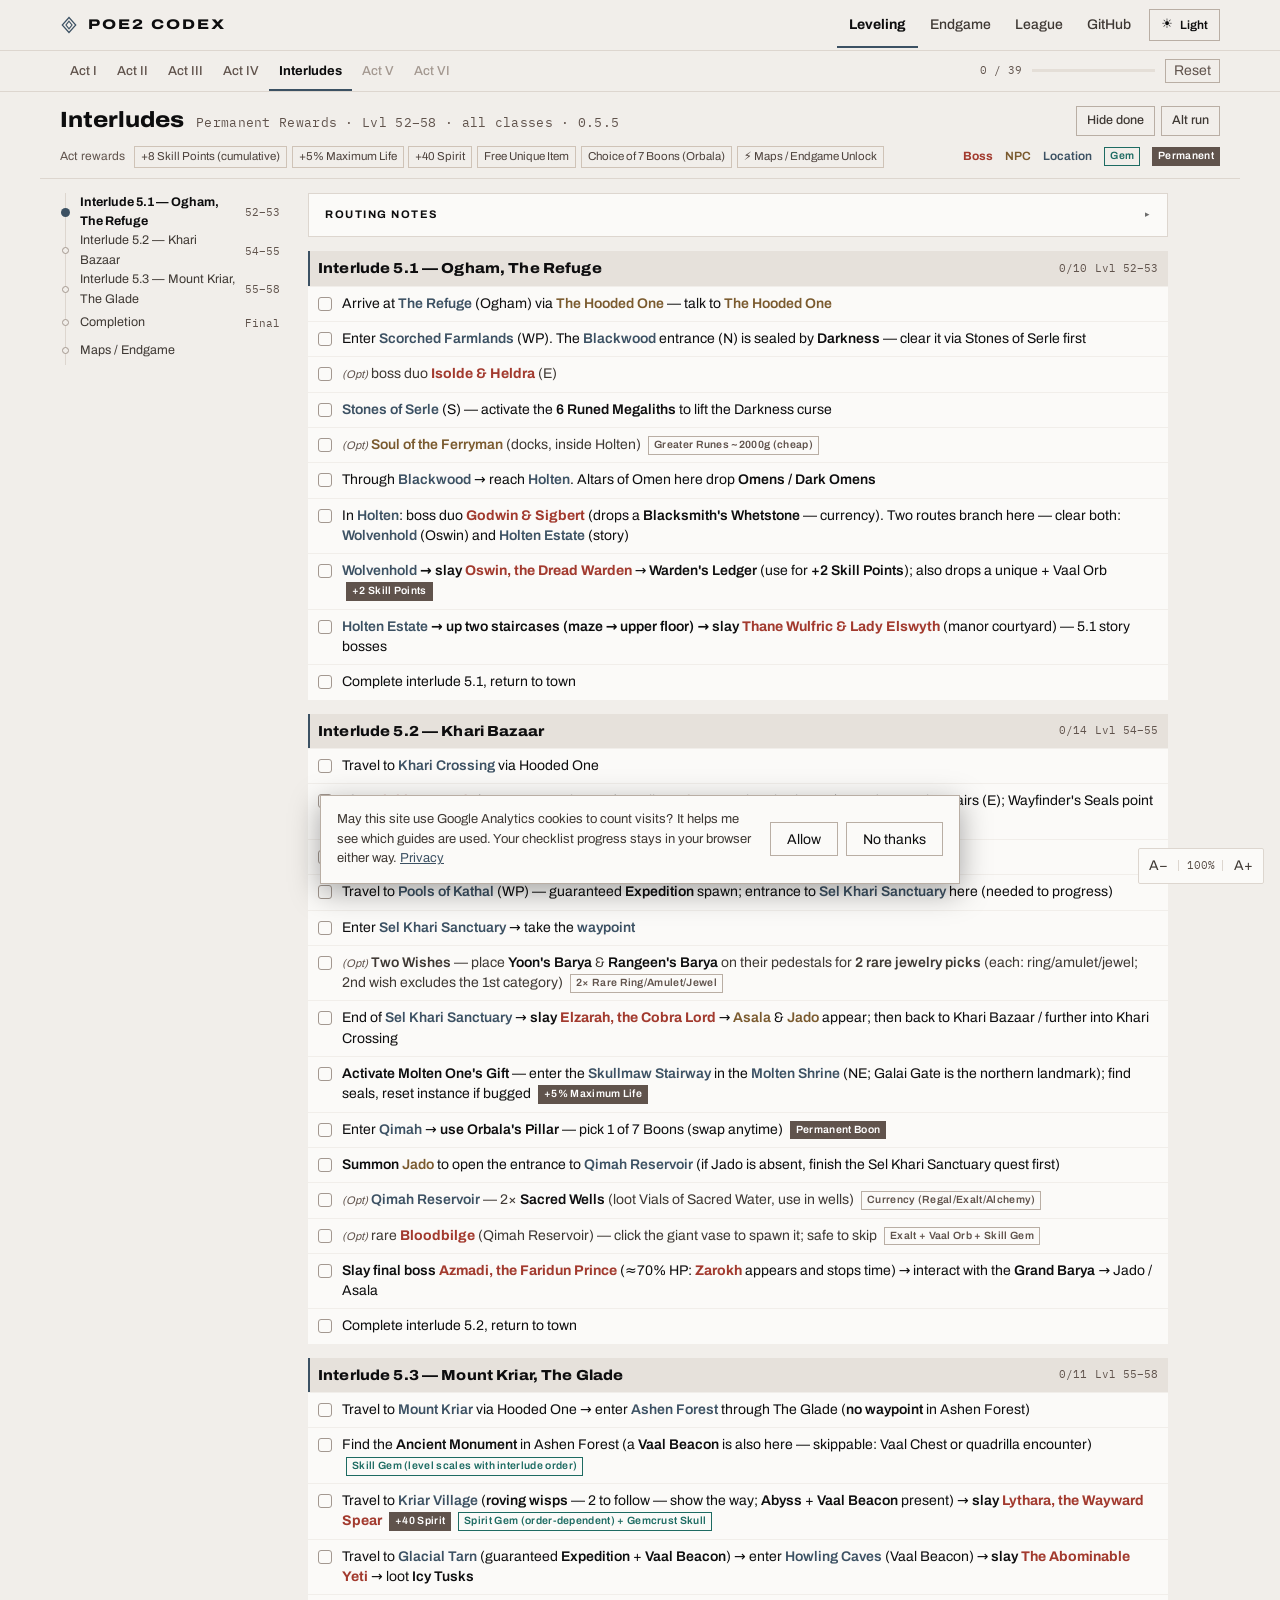
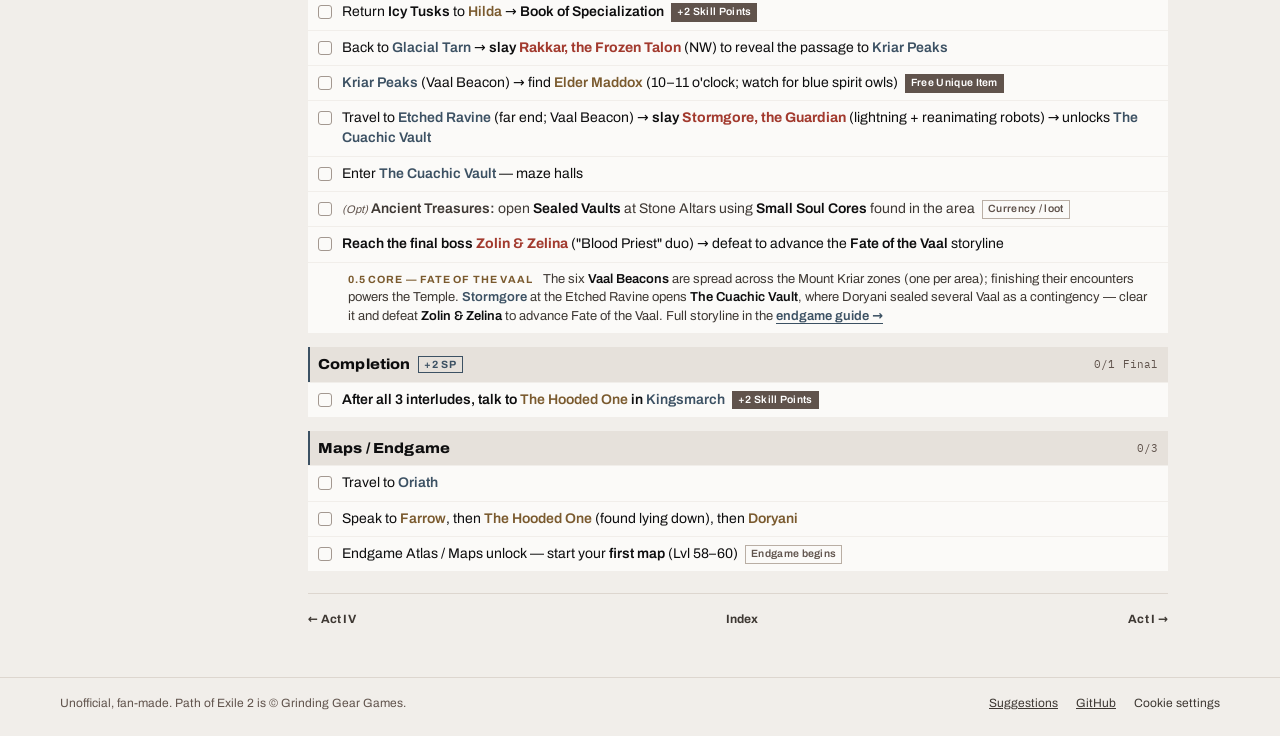
<file: poe2_interludes_guide.html>
<!--
  PoE2 Leveling Campaign & Endgame Guide — Interludes — Acts 5.1 to 5.3
  Copyright (c) 2026 domistae
  Licensed under the MIT License — see LICENSE for the full text.
  Source: https://github.com/domistae/poe2-leveling
  Live site: https://domistae.github.io/poe2-leveling/

  You are free to use, modify, and redistribute this code, including for commercial purposes.
  You MUST preserve this notice and provide attribution to the original source.
  See README.md for full attribution requirements.
-->
<!DOCTYPE html>
<html lang="en">
<head>
    <meta charset="UTF-8">
    <meta name="viewport" content="width=device-width, initial-scale=1.0">
    <meta http-equiv="Content-Security-Policy" content="default-src 'self'; script-src 'self' https://www.googletagmanager.com; style-src 'self' 'unsafe-inline'; font-src 'self'; img-src 'self' data: https://*.google-analytics.com https://*.googletagmanager.com; connect-src 'self' https://*.google-analytics.com https://*.analytics.google.com https://*.googletagmanager.com; object-src 'none'; base-uri 'self'; form-action 'none'">
    <meta name="referrer" content="strict-origin-when-cross-origin">
    <title>PoE 2 Interludes Guide — Acts 5.1–5.3 Permanent Rewards (Patch 0.5.5)</title>
    <meta name="description" content="Path of Exile 2 Interludes walkthrough: 5.1 Ogham, 5.2 Khari Bazaar, 5.3 Mount Kriar. All permanent rewards: +8 skill points, +5% max life, +40 spirit, free unique. Patch 0.5.5.">
    <meta name="author" content="domistae">
    <meta name="theme-color" content="#181410">
    <link rel="canonical" href="https://domistae.github.io/poe2-leveling/poe2_interludes_guide.html">

    <meta property="og:type" content="article">
    <meta property="og:site_name" content="PoE 2 Leveling Guide">
    <meta property="og:title" content="PoE 2 Interludes Guide — Acts 5.1–5.3 Permanent Rewards (Patch 0.5.5)">
    <meta property="og:description" content="Interludes 5.1–5.3 with progress tracking — all permanent rewards: +8 skill points, +5% life, +40 spirit. Patch 0.5.5.">
    <meta property="og:url" content="https://domistae.github.io/poe2-leveling/poe2_interludes_guide.html">
    <meta property="og:image" content="https://domistae.github.io/poe2-leveling/og-image.png">
    <meta property="og:image:width" content="1200">
    <meta property="og:image:height" content="630">
    <meta property="og:image:alt" content="Path of Exile 2 Interludes Guide — Acts 5.1, 5.2, 5.3 permanent rewards (Patch 0.5.5)">

    <meta name="twitter:card" content="summary_large_image">
    <meta name="twitter:title" content="PoE 2 Interludes Guide — Acts 5.1–5.3 Permanent Rewards (Patch 0.5.5)">
    <meta name="twitter:description" content="Interludes 5.1–5.3 with progress tracking — all permanent rewards: +8 skill points, +5% life, +40 spirit. Patch 0.5.5.">
    <meta name="twitter:image" content="https://domistae.github.io/poe2-leveling/og-image.png">

    <meta name="google-site-verification" content="97--Tcu6ftMsekIsByOualijpqUhXa_pOvMME-dgzXM">
    <script src="assets/analytics.js" defer></script>
    <link rel="stylesheet" href="assets/fonts/fonts.css">
    <script src="assets/site.js"></script>
    <link rel="stylesheet" href="assets/base.css">
    <link rel="stylesheet" href="assets/checklist.css">
    <link rel="stylesheet" href="assets/skin.css">
    <link rel="stylesheet" href="assets/act.css">
</head>
<body class="act-page" data-progress-key="poe2-interludes-v06" data-reset-label="the Interludes">
    <header class="site-head">
        <div class="site-head-row">
            <a href="index.html" class="brand">
                <svg width="18" height="18" viewBox="0 0 24 24" fill="none" stroke="currentColor" stroke-width="1.6" aria-hidden="true"><path d="M12 2 L21 12 L12 22 L3 12 Z"/><path d="M12 7 L16 12 L12 17 L8 12 Z"/></svg>
                <span>POE2 CODEX</span>
            </a>
            <nav class="site-nav" aria-label="Main">
                <a href="poe2_leveling_guide.html" class="site-nav-link current">Leveling</a>
                <a href="poe2_endgame_guide.html" class="site-nav-link">Endgame</a>
                <a href="poe2_league_guide.html" class="site-nav-link">League</a>
                <a href="https://github.com/domistae/poe2-leveling" class="site-nav-link">GitHub</a>
                <button type="button" class="theme-toggle" aria-label="Toggle theme">
                    <span class="icon" id="theme-icon">☾</span>
                    <span id="theme-label">Night</span>
                </button>
            </nav>
        </div>
    </header>

    <nav class="act-strip" aria-label="Acts">
        <div class="act-strip-row">
            <div class="act-tabs">
            <a href="poe2_act1_guide.html" class="act-tab">Act I</a>
            <a href="poe2_act2_guide.html" class="act-tab">Act II</a>
            <a href="poe2_act3_guide.html" class="act-tab">Act III</a>
            <a href="poe2_act4_guide.html" class="act-tab">Act IV</a>
            <a href="poe2_interludes_guide.html" class="act-tab current" aria-current="page">Interludes</a>
            <span class="act-tab coming" title="Coming with 1.0">Act V</span>
            <span class="act-tab coming" title="Coming with 1.0">Act VI</span>
            </div>
            <div class="act-progress" title="Steps done on this page"><span class="act-progress-count" id="actProgressText">0 / 0</span><span class="act-progress-bar" aria-hidden="true"><span id="actProgressBar"></span></span><button type="button" class="act-reset" id="resetProgress" title="Clear progress on this page">Reset</button></div>
        </div>
    </nav>

    <div class="act-top">
        <section class="act-head">
            <div class="act-title"><h1>Interludes</h1><span class="act-meta">Permanent Rewards · Lvl 52–58 · all classes · 0.5.5</span></div>
            <div class="act-filters" role="group" aria-label="Filters">
                <button type="button" class="view-chip" data-view="hide-completed" aria-pressed="false" title="Hide steps you have already ticked off">Hide done</button>
                <button type="button" class="view-chip" data-view="alt-leveling" aria-pressed="false" title="Alt run: only the necessary steps, everything marked (Opt) is hidden">Alt run</button>
                <button type="button" class="view-chip league" data-view="league-notes" aria-pressed="true" title="Show or hide league-only notes">League notes</button>
            </div>
        </section>
        <div class="act-rewards">
            <span class="act-rewards-label">Act rewards</span>
            <span class="act-chip">+8 Skill Points (cumulative)</span>
            <span class="act-chip">+5% Maximum Life</span>
            <span class="act-chip">+40 Spirit</span>
            <span class="act-chip">Free Unique Item</span>
            <span class="act-chip">Choice of 7 Boons (Orbala)</span>
            <span class="act-chip">⚡ Maps / Endgame Unlock</span>
            <span class="act-legend" role="group" aria-label="Colour key">
                <span class="lg-boss">Boss</span><span class="lg-npc">NPC</span><span class="lg-loc">Location</span><span class="lg-gem">Gem</span><span class="lg-perm">Permanent</span>
            </span>
        </div>
    </div>

    <div class="container act-body">
        <aside class="act-side">
            <nav class="zone-rail" id="zoneRail" aria-label="Zones"></nav>
        </aside>

        <main class="main">

            <details class="info-box" style="border-left: 3px solid var(--steel); margin-bottom: 1.5rem;">
                <summary style="color: var(--steel);">Routing Notes</summary>
                <ul class="tip-list">
                    <li><span class="icon" style="color: var(--steel);">◆</span> Interludes are <strong>permanent reward zones</strong> — every reward listed is missable, do all three before maps</li>
                    <li><span class="icon" style="color: var(--steel);">◆</span> <strong>0.5: play the three interludes in any order.</strong> The page keeps the game's 5.1 / 5.2 / 5.3 labels for reference, but there is no forced sequence</li>
                    <li><span class="icon" style="color: var(--steel);">◆</span> <strong>Recommended order: 5.3 → 5.1 → 5.2.</strong> Do <strong>5.3 (Mount Kriar) first</strong> for the early <strong>+40 Spirit</strong> power spike, then 5.1 (Ogham) as the easier middle, then 5.2 (Khari Bazaar)</li>
                    <li><span class="icon" style="color: var(--burnt);">⚠</span> <strong>Resistances drop the moment you enter an interlude</strong> — only zone in when you're ready to run it, not to scout</li>
                    <li><span class="icon" style="color: var(--steel);">◆</span> <strong>Skill/Spirit gem reward levels are order-dependent</strong> — the gem level scales with how far in you are / which interlude you did first, so they are not fixed numbers</li>
                    <li><span class="icon" style="color: var(--steel);">◆</span> Layouts persist between runs — once you know an interlude, subsequent characters can speedrun the rewards</li>
                    <li><span class="icon" style="color: var(--steel);">◆</span> Total weapon-swap skill point target by end of interludes: <strong>~24 points</strong></li>
                    <li><span class="icon" style="color: var(--steel);">◆</span> Orbala's 7 Boons (Khari Bazaar) — <strong>can be swapped anytime</strong> by returning to the pillar</li>
                    <li><span class="icon" style="color: var(--steel);">◆</span> Mount Kriar layouts and POIs are very consistent — Elder Maddox always near 10–11 o'clock</li>
                    <li><span class="icon" style="color: var(--steel);">◆</span> <strong>0.5:</strong> monster density was reduced specifically in the Interludes to clear them faster — push, don't over-craft, the next gear bracket is T1 maps</li>
                </ul>
            </details>

            <!-- INTERLUDE 5.1 -->
            <div class="zone-header" id="interlude51">Interlude 5.1 — Ogham, The Refuge <span class="lvl">Lvl 52–53</span></div>
            <div class="step" data-step="1"><div class="step-check"><div class="checkbox"></div></div>
                <div class="step-content">Arrive at <span class="loc">The Refuge</span> (Ogham) via <span class="npc">The Hooded One</span> — talk to <span class="npc">The Hooded One</span></div></div>
            <div class="step" data-step="2"><div class="step-check"><div class="checkbox"></div></div>
                <div class="step-content">Enter <span class="loc">Scorched Farmlands</span> (WP). The <span class="loc">Blackwood</span> entrance (N) is sealed by <strong>Darkness</strong> — clear it via Stones of Serle first</div></div>
            <div class="step" data-step="37"><div class="step-check"><div class="checkbox"></div></div>
                <div class="step-content"><span class="skip">(Opt)</span> boss duo <span class="boss">Isolde &amp; Heldra</span> (E)</div></div>
            <div class="step" data-step="3"><div class="step-check"><div class="checkbox"></div></div>
                <div class="step-content"><span class="loc">Stones of Serle</span> (S) — activate the <span class="item">6 Runed Megaliths</span> to lift the Darkness curse</div></div>
            <div class="step" data-step="4"><div class="step-check"><div class="checkbox"></div></div>
                <div class="step-content"><span class="skip">(Opt)</span> <span class="npc">Soul of the Ferryman</span> (docks, inside Holten) <span class="reward-tag optional">Greater Runes ~2000g (cheap)</span></div></div>
            <div class="step" data-step="5"><div class="step-check"><div class="checkbox"></div></div>
                <div class="step-content">Through <span class="loc">Blackwood</span> → reach <span class="loc">Holten</span>. Altars of Omen here drop <span class="item">Omens / Dark Omens</span></div></div>
            <div class="step" data-step="6"><div class="step-check"><div class="checkbox"></div></div>
                <div class="step-content">In <span class="loc">Holten</span>: boss duo <span class="boss">Godwin &amp; Sigbert</span> (drops a <span class="item">Blacksmith's Whetstone</span> — currency). Two routes branch here — clear both: <span class="loc">Wolvenhold</span> (Oswin) and <span class="loc">Holten Estate</span> (story)</div></div>
            <div class="step" data-step="7"><div class="step-check"><div class="checkbox"></div></div>
                <div class="step-content"><strong><span class="loc">Wolvenhold</span> → slay <span class="boss">Oswin, the Dread Warden</span></strong> → <span class="item">Warden's Ledger</span> (use for <strong>+2 Skill Points</strong>); also drops a unique + Vaal Orb <span class="reward-tag perm">+2 Skill Points</span></div></div>
            <div class="step" data-step="8"><div class="step-check"><div class="checkbox"></div></div>
                <div class="step-content"><strong><span class="loc">Holten Estate</span> → up two staircases (maze → upper floor) → slay <span class="boss">Thane Wulfric &amp; Lady Elswyth</span></strong> (manor courtyard) — 5.1 story bosses</div></div>
            <div class="step" data-step="9"><div class="step-check"><div class="checkbox"></div></div>
                <div class="step-content">Complete interlude 5.1, return to town</div></div>

            <!-- INTERLUDE 5.2 -->
            <div class="zone-header" id="interlude52">Interlude 5.2 — Khari Bazaar <span class="lvl">Lvl 54–55</span></div>
            <div class="step" data-step="10"><div class="step-check"><div class="checkbox"></div></div>
                <div class="step-content">Travel to <span class="loc">Khari Crossing</span> via Hooded One</div></div>
            <div class="step" data-step="11"><div class="step-check"><div class="checkbox"></div></div>
                <div class="step-content"><strong>Slay <span class="boss">Akthi &amp; Anundr</span></strong> (Worm + Scorpion, SE) → talk to <span class="npc">Risu</span>. <em>Nav:</em> beetle chests / rune drop up the stairs (E); Wayfinder's Seals point W to Pools of Kathal <span class="reward-tag perm">+2 Skill Points</span></div></div>
            <div class="step" data-step="12"><div class="step-check"><div class="checkbox"></div></div>
                <div class="step-content"><span class="skip">(Opt)</span> <span class="npc">Torbek</span> (Khari Crossing) <span class="reward-tag optional">Discount rare caster weapons</span></div></div>
            <div class="step" data-step="13"><div class="step-check"><div class="checkbox"></div></div>
                <div class="step-content">Travel to <span class="loc">Pools of Kathal</span> (WP) — guaranteed <span class="item">Expedition</span> spawn; entrance to <span class="loc">Sel Khari Sanctuary</span> here (needed to progress)</div></div>
            <div class="step" data-step="14"><div class="step-check"><div class="checkbox"></div></div>
                <div class="step-content">Enter <span class="loc">Sel Khari Sanctuary</span> → take the <span class="loc">waypoint</span></div></div>
            <div class="step" data-step="38"><div class="step-check"><div class="checkbox"></div></div>
                <div class="step-content"><span class="skip">(Opt)</span> <strong>Two Wishes</strong> — place <span class="item">Yoon's Barya</span> &amp; <span class="item">Rangeen's Barya</span> on their pedestals for <strong>2 rare jewelry picks</strong> (each: ring/amulet/jewel; 2nd wish excludes the 1st category) <span class="reward-tag optional">2× Rare Ring/Amulet/Jewel</span></div></div>
            <div class="step" data-step="15"><div class="step-check"><div class="checkbox"></div></div>
                <div class="step-content">End of <span class="loc">Sel Khari Sanctuary</span> → <strong>slay <span class="boss">Elzarah, the Cobra Lord</span></strong> → <span class="npc">Asala</span> &amp; <span class="npc">Jado</span> appear; then back to Khari Bazaar / further into Khari Crossing</div></div>
            <div class="step" data-step="16"><div class="step-check"><div class="checkbox"></div></div>
                <div class="step-content"><strong>Activate <span class="item">Molten One's Gift</span></strong> — enter the <span class="loc">Skullmaw Stairway</span> in the <span class="loc">Molten Shrine</span> (NE; Galai Gate is the northern landmark); find seals, reset instance if bugged <span class="reward-tag perm">+5% Maximum Life</span></div></div>
            <div class="step" data-step="17"><div class="step-check"><div class="checkbox"></div></div>
                <div class="step-content">Enter <span class="loc">Qimah</span> → <strong>use <span class="item">Orbala's Pillar</span></strong> — pick 1 of 7 Boons (swap anytime) <span class="reward-tag choice">Permanent Boon</span></div></div>
            <div class="step" data-step="18"><div class="step-check"><div class="checkbox"></div></div>
                <div class="step-content"><strong>Summon <span class="npc">Jado</span></strong> to open the entrance to <span class="loc">Qimah Reservoir</span> (if Jado is absent, finish the Sel Khari Sanctuary quest first)</div></div>
            <div class="step" data-step="19"><div class="step-check"><div class="checkbox"></div></div>
                <div class="step-content"><span class="skip">(Opt)</span> <span class="loc">Qimah Reservoir</span> — 2× <span class="item">Sacred Wells</span> (loot Vials of Sacred Water, use in wells) <span class="reward-tag optional">Currency (Regal/Exalt/Alchemy)</span></div></div>
            <div class="step" data-step="20"><div class="step-check"><div class="checkbox"></div></div>
                <div class="step-content"><span class="skip">(Opt)</span> rare <span class="boss">Bloodbilge</span> (Qimah Reservoir) — click the giant vase to spawn it; safe to skip <span class="reward-tag optional">Exalt + Vaal Orb + Skill Gem</span></div></div>
            <div class="step" data-step="21"><div class="step-check"><div class="checkbox"></div></div>
                <div class="step-content"><strong>Slay final boss <span class="boss">Azmadi, the Faridun Prince</span></strong> (≈70% HP: <span class="boss">Zarokh</span> appears and stops time) → interact with the <span class="item">Grand Barya</span> → Jado / Asala</div></div>
            <div class="step" data-step="22"><div class="step-check"><div class="checkbox"></div></div>
                <div class="step-content">Complete interlude 5.2, return to town</div></div>

            <!-- INTERLUDE 5.3 -->
            <div class="zone-header" id="interlude53">Interlude 5.3 — Mount Kriar, The Glade <span class="lvl">Lvl 55–58</span></div>
            <div class="step" data-step="23"><div class="step-check"><div class="checkbox"></div></div>
                <div class="step-content">Travel to <span class="loc">Mount Kriar</span> via Hooded One → enter <span class="loc">Ashen Forest</span> through The Glade (<strong>no waypoint</strong> in Ashen Forest)</div></div>
            <div class="step" data-step="24"><div class="step-check"><div class="checkbox"></div></div>
                <div class="step-content">Find the <span class="item">Ancient Monument</span> in Ashen Forest (a <span class="item">Vaal Beacon</span> is also here — skippable: Vaal Chest or quadrilla encounter) <span class="reward-tag gem">Skill Gem (level scales with interlude order)</span></div></div>
            <div class="step" data-step="25"><div class="step-check"><div class="checkbox"></div></div>
                <div class="step-content">Travel to <span class="loc">Kriar Village</span> (<strong>roving wisps</strong> — 2 to follow — show the way; <span class="item">Abyss</span> + <span class="item">Vaal Beacon</span> present) → <strong>slay <span class="boss">Lythara, the Wayward Spear</span></strong> <span class="reward-tag perm">+40 Spirit</span> <span class="reward-tag gem">Spirit Gem (order-dependent) + Gemcrust Skull</span></div></div>
            <div class="step" data-step="26"><div class="step-check"><div class="checkbox"></div></div>
                <div class="step-content">Travel to <span class="loc">Glacial Tarn</span> (guaranteed <span class="item">Expedition</span> + <span class="item">Vaal Beacon</span>) → enter <span class="loc">Howling Caves</span> (Vaal Beacon) → <strong>slay <span class="boss">The Abominable Yeti</span></strong> → loot <span class="item">Icy Tusks</span></div></div>
            <div class="step" data-step="27"><div class="step-check"><div class="checkbox"></div></div>
                <div class="step-content">Return <span class="item">Icy Tusks</span> to <span class="npc">Hilda</span> → <span class="item">Book of Specialization</span> <span class="reward-tag perm">+2 Skill Points</span></div></div>
            <div class="step" data-step="28"><div class="step-check"><div class="checkbox"></div></div>
                <div class="step-content">Back to <span class="loc">Glacial Tarn</span> → <strong>slay <span class="boss">Rakkar, the Frozen Talon</span></strong> (NW) to reveal the passage to <span class="loc">Kriar Peaks</span></div></div>
            <div class="step" data-step="29"><div class="step-check"><div class="checkbox"></div></div>
                <div class="step-content"><span class="loc">Kriar Peaks</span> (Vaal Beacon) → find <span class="npc">Elder Maddox</span> (10–11 o'clock; watch for blue spirit owls) <span class="reward-tag perm">Free Unique Item</span></div></div>
            <div class="step" data-step="30"><div class="step-check"><div class="checkbox"></div></div>
                <div class="step-content">Travel to <span class="loc">Etched Ravine</span> (far end; Vaal Beacon) → <strong>slay <span class="boss">Stormgore, the Guardian</span></strong> (lightning + reanimating robots) → unlocks <span class="loc">The Cuachic Vault</span></div></div>
            <div class="step" data-step="31"><div class="step-check"><div class="checkbox"></div></div>
                <div class="step-content">Enter <span class="loc">The Cuachic Vault</span> — maze halls</div></div>
            <div class="step" data-step="39"><div class="step-check"><div class="checkbox"></div></div>
                <div class="step-content"><span class="skip">(Opt)</span> <strong>Ancient Treasures:</strong> open <span class="item">Sealed Vaults</span> at Stone Altars using <span class="item">Small Soul Cores</span> found in the area <span class="reward-tag optional">Currency / loot</span></div></div>
            <div class="step" data-step="32"><div class="step-check"><div class="checkbox"></div></div>
                <div class="step-content"><strong>Reach the final boss <span class="boss">Zolin &amp; Zelina</span></strong> ("Blood Priest" duo) → defeat to advance the <strong>Fate of the Vaal</strong> storyline</div></div>
            <div class="note change"><span class="label">0.5 Core — Fate of the Vaal</span>The six <strong>Vaal Beacons</strong> are spread across the Mount Kriar zones (one per area); finishing their encounters powers the Temple. <span class="loc">Stormgore</span> at the Etched Ravine opens <strong>The Cuachic Vault</strong>, where Doryani sealed several Vaal as a contingency — clear it and defeat <strong>Zolin &amp; Zelina</strong> to advance Fate of the Vaal. Full storyline in the <a href="poe2_endgame_guide.html#fate-of-the-vaal">endgame guide →</a></div>

            <!-- COMPLETION -->
            <div class="zone-header" id="completion">Completion <span class="wp town">+2 SP</span> <span class="lvl">Final</span></div>
            <div class="step" data-step="33"><div class="step-check"><div class="checkbox"></div></div>
                <div class="step-content"><strong>After all 3 interludes, talk to <span class="npc">The Hooded One</span> in <span class="loc">Kingsmarch</span></strong> <span class="reward-tag perm">+2 Skill Points</span></div></div>

            <div class="zone-header" id="maps">Maps / Endgame</div>
            <div class="step" data-step="34"><div class="step-check"><div class="checkbox"></div></div>
                <div class="step-content">Travel to <span class="loc">Oriath</span></div></div>
            <div class="step" data-step="35"><div class="step-check"><div class="checkbox"></div></div>
                <div class="step-content">Speak to <span class="npc">Farrow</span>, then <span class="npc">The Hooded One</span> (found lying down), then <span class="npc">Doryani</span></div></div>
            <div class="step" data-step="36"><div class="step-check"><div class="checkbox"></div></div>
                <div class="step-content">Endgame Atlas / Maps unlock — start your <strong>first map</strong> (Lvl 58–60) <span class="reward-tag quest">Endgame begins</span></div></div>

            <div class="footer-nav">
                <a href="poe2_act4_guide.html">← Act IV</a>
                <a href="index.html">Index</a>
                <a href="poe2_act1_guide.html">Act I →</a>
            </div>
        </main>
    </div>

    <footer class="site-footer act-footer">
        <div class="act-footer-row">
            <span>Unofficial, fan-made. Path of Exile 2 is © Grinding Gear Games.</span>
            <span class="act-footer-links"><a href="https://github.com/domistae/poe2-leveling/issues/new">Suggestions</a><a href="https://github.com/domistae/poe2-leveling">GitHub</a></span>
        </div>
    </footer>
    <script src="assets/league.js" defer></script>
    <script src="assets/progress.js" defer></script>
</body>
</html>
</file>
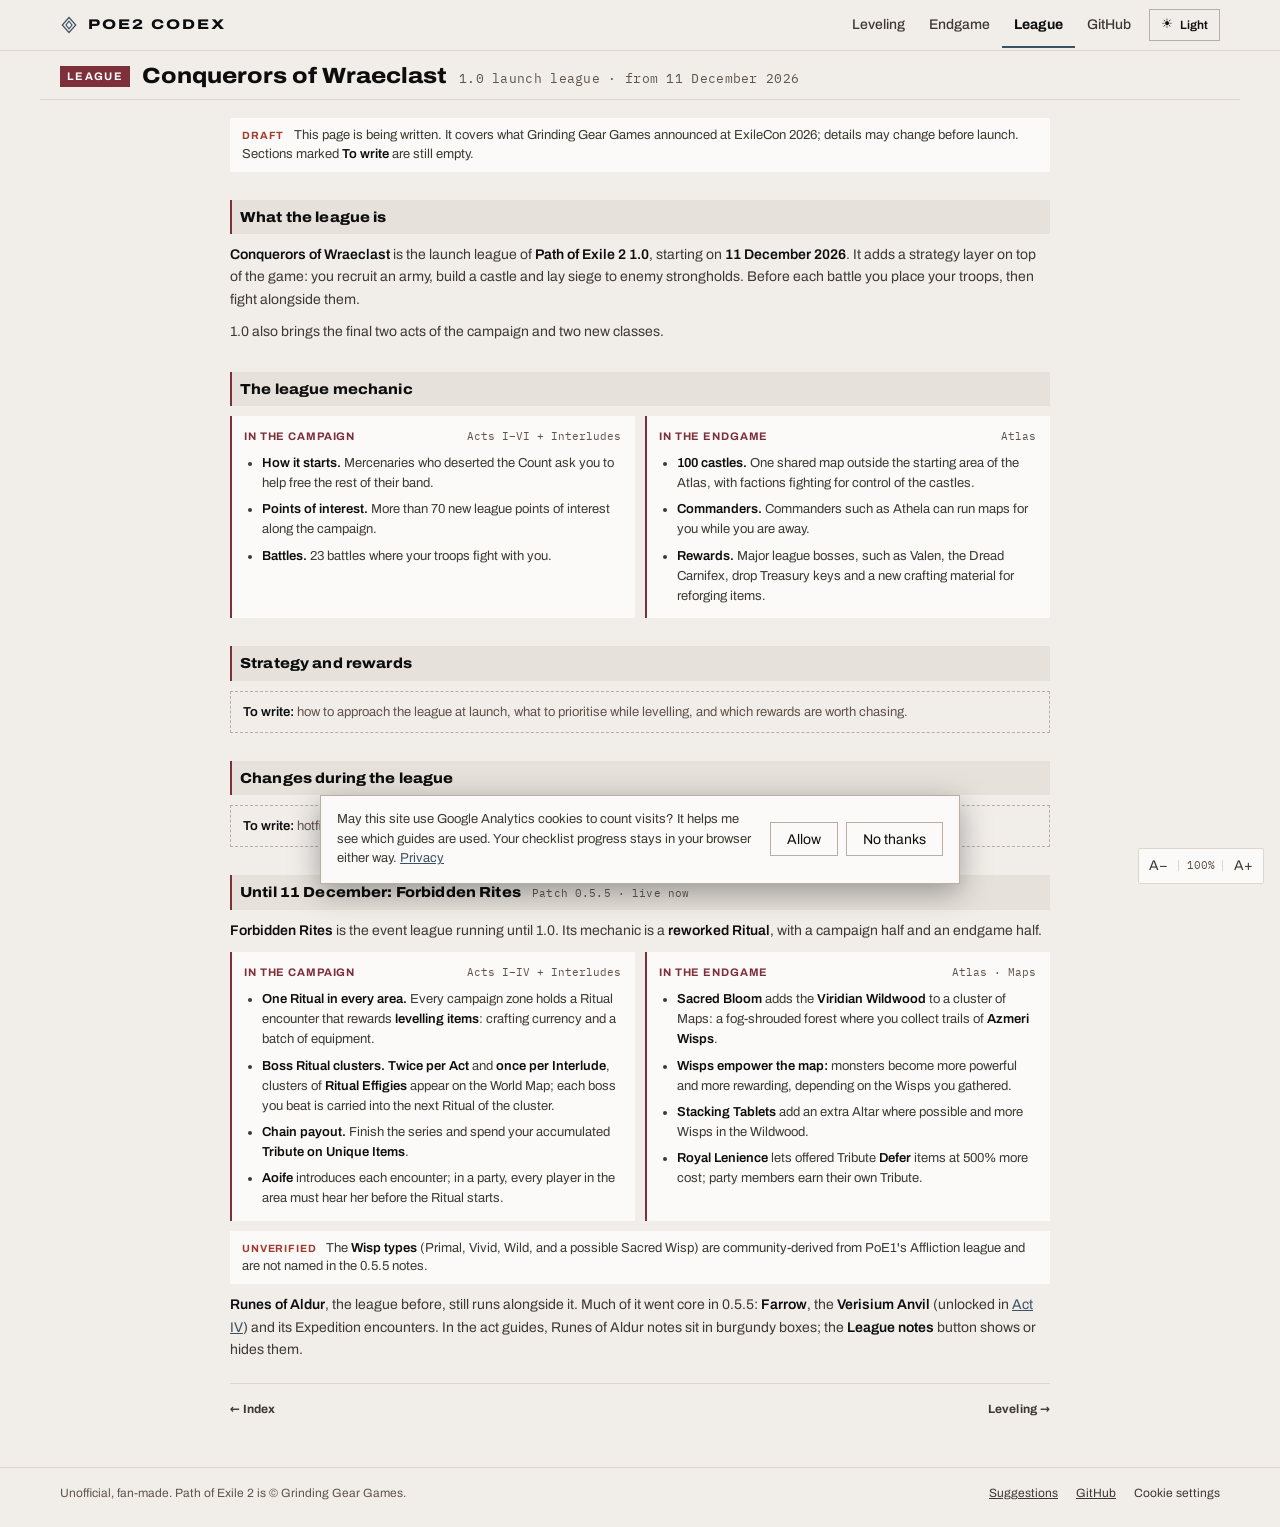
<file: poe2_league_guide.html>
<!--
  PoE2 Leveling Campaign & Endgame Guide — League guide (seasonal)
  Copyright (c) 2026 domistae
  Licensed under the MIT License — see LICENSE for the full text.
  Source: https://github.com/domistae/poe2-leveling
  Live site: https://domistae.github.io/poe2-leveling/

  You are free to use, modify, and redistribute this code, including for commercial purposes.
  You MUST preserve this notice and provide attribution to the original source.
  See README.md for full attribution requirements.

  SEASONAL PAGE: everything about the current league lives here. Rewrite it
  for each new league (see "Season change" in CLAUDE.md).
-->
<!DOCTYPE html>
<html lang="en">
<head>
    <meta charset="UTF-8">
    <meta name="viewport" content="width=device-width, initial-scale=1.0">
    <meta http-equiv="Content-Security-Policy" content="default-src 'self'; script-src 'self' https://www.googletagmanager.com; style-src 'self' 'unsafe-inline'; font-src 'self'; img-src 'self' data: https://*.google-analytics.com https://*.googletagmanager.com; connect-src 'self' https://*.google-analytics.com https://*.analytics.google.com https://*.googletagmanager.com; object-src 'none'; base-uri 'self'; form-action 'none'">
    <meta name="referrer" content="strict-origin-when-cross-origin">
    <!-- DRAFT: remove this line (and add the page to sitemap.xml) when it is published -->
    <meta name="robots" content="noindex">
    <title>PoE 2 League Guide — Conquerors of Wraeclast (1.0)</title>
    <meta name="description" content="Path of Exile 2 league guide for the 1.0 launch league Conquerors of Wraeclast: armies, castles and sieges in the campaign and endgame. Plus Forbidden Rites, live until 11 December.">
    <meta name="author" content="domistae">
    <meta name="theme-color" content="#181410">
    <link rel="canonical" href="https://domistae.github.io/poe2-leveling/poe2_league_guide.html">

    <meta property="og:type" content="article">
    <meta property="og:site_name" content="PoE 2 Leveling Guide">
    <meta property="og:title" content="PoE 2 League Guide — Conquerors of Wraeclast (1.0)">
    <meta property="og:description" content="Conquerors of Wraeclast, the Path of Exile 2 1.0 launch league: recruit an army, build a castle and lay siege to rival strongholds.">
    <meta property="og:url" content="https://domistae.github.io/poe2-leveling/poe2_league_guide.html">
    <meta property="og:image" content="https://domistae.github.io/poe2-leveling/og-image.png">
    <meta property="og:image:width" content="1200">
    <meta property="og:image:height" content="630">
    <meta property="og:image:alt" content="Path of Exile 2 League Guide — Conquerors of Wraeclast (1.0)">

    <meta name="twitter:card" content="summary_large_image">
    <meta name="twitter:title" content="PoE 2 League Guide — Conquerors of Wraeclast (1.0)">
    <meta name="twitter:description" content="Conquerors of Wraeclast, the Path of Exile 2 1.0 launch league: recruit an army, build a castle and lay siege to rival strongholds.">
    <meta name="twitter:image" content="https://domistae.github.io/poe2-leveling/og-image.png">

    <script src="assets/analytics.js" defer></script>
    <link rel="stylesheet" href="assets/fonts/fonts.css">
    <script src="assets/site.js"></script>
    <link rel="stylesheet" href="assets/base.css">
    <link rel="stylesheet" href="assets/checklist.css">
    <link rel="stylesheet" href="assets/skin.css">
    <link rel="stylesheet" href="assets/act.css">
</head>
<body class="act-page article-page">
    <header class="site-head">
        <div class="site-head-row">
            <a href="index.html" class="brand">
                <svg width="18" height="18" viewBox="0 0 24 24" fill="none" stroke="currentColor" stroke-width="1.6" aria-hidden="true"><path d="M12 2 L21 12 L12 22 L3 12 Z"/><path d="M12 7 L16 12 L12 17 L8 12 Z"/></svg>
                <span>POE2 CODEX</span>
            </a>
            <nav class="site-nav" aria-label="Main">
                <a href="poe2_leveling_guide.html" class="site-nav-link">Leveling</a>
                <a href="poe2_endgame_guide.html" class="site-nav-link">Endgame</a>
                <a href="poe2_league_guide.html" class="site-nav-link current" aria-current="page">League</a>
                <a href="https://github.com/domistae/poe2-leveling" class="site-nav-link">GitHub</a>
                <button type="button" class="theme-toggle" aria-label="Toggle theme">
                    <span class="icon" id="theme-icon">☾</span>
                    <span id="theme-label">Night</span>
                </button>
            </nav>
        </div>
    </header>

    <div class="act-top">
        <section class="act-head">
            <div class="act-title"><span class="league-kicker">League</span><h1>Conquerors of Wraeclast</h1><span class="act-meta">1.0 launch league · from 11 December 2026</span></div>
        </section>
    </div>

    <main class="article">
        <div class="note warn"><span class="label">Draft</span>This page is being written. It covers what Grinding Gear Games announced at ExileCon 2026; details may change before launch. Sections marked <strong>To write</strong> are still empty.</div>

        <h2>What the league is</h2>
        <p>
            <strong>Conquerors of Wraeclast</strong> is the launch league of <strong>Path of Exile 2 1.0</strong>,
            starting on <strong>11 December 2026</strong>. It adds a strategy layer on top of the game: you recruit an
            army, build a castle and lay siege to enemy strongholds. Before each battle you place your troops, then
            fight alongside them.
        </p>
        <p>1.0 also brings the final two acts of the campaign and two new classes.</p>

        <h2>The league mechanic</h2>
        <div class="article-cols">
            <section class="article-card">
                <h3>In the campaign <span>Acts I–VI + Interludes</span></h3>
                <ul>
                    <li><strong>How it starts.</strong> Mercenaries who deserted the Count ask you to help free the rest of their band.</li>
                    <li><strong>Points of interest.</strong> More than 70 new league points of interest along the campaign.</li>
                    <li><strong>Battles.</strong> 23 battles where your troops fight with you.</li>
                </ul>
            </section>
            <section class="article-card">
                <h3>In the endgame <span>Atlas</span></h3>
                <ul>
                    <li><strong>100 castles.</strong> One shared map outside the starting area of the Atlas, with factions fighting for control of the castles.</li>
                    <li><strong>Commanders.</strong> Commanders such as Athela can run maps for you while you are away.</li>
                    <li><strong>Rewards.</strong> Major league bosses, such as Valen, the Dread Carnifex, drop Treasury keys and a new crafting material for reforging items.</li>
                </ul>
            </section>
        </div>

        <h2>Strategy and rewards</h2>
        <div class="article-todo"><strong>To write:</strong> how to approach the league at launch, what to prioritise while levelling, and which rewards are worth chasing.</div>

        <h2>Changes during the league</h2>
        <div class="article-todo"><strong>To write:</strong> hotfixes and balance changes that affect the mechanic, newest first.</div>

        <h2>Until 11 December: Forbidden Rites <span class="h2-note">Patch 0.5.5 · live now</span></h2>
        <p>
            <strong>Forbidden Rites</strong> is the event league running until 1.0. Its mechanic is a
            <strong>reworked Ritual</strong>, with a campaign half and an endgame half.
        </p>
        <div class="article-cols">
            <section class="article-card">
                <h3>In the campaign <span>Acts I–IV + Interludes</span></h3>
                <ul>
                    <li><strong>One Ritual in every area.</strong> Every campaign zone holds a Ritual encounter that rewards <strong>levelling items</strong>: crafting currency and a batch of equipment.</li>
                    <li><strong>Boss Ritual clusters.</strong> <strong>Twice per Act</strong> and <strong>once per Interlude</strong>, clusters of <strong>Ritual Effigies</strong> appear on the World Map; each boss you beat is carried into the next Ritual of the cluster.</li>
                    <li><strong>Chain payout.</strong> Finish the series and spend your accumulated <strong>Tribute on Unique Items</strong>.</li>
                    <li><strong>Aoife</strong> introduces each encounter; in a party, every player in the area must hear her before the Ritual starts.</li>
                </ul>
            </section>
            <section class="article-card">
                <h3>In the endgame <span>Atlas · Maps</span></h3>
                <ul>
                    <li><strong>Sacred Bloom</strong> adds the <strong>Viridian Wildwood</strong> to a cluster of Maps: a fog-shrouded forest where you collect trails of <strong>Azmeri Wisps</strong>.</li>
                    <li><strong>Wisps empower the map:</strong> monsters become more powerful and more rewarding, depending on the Wisps you gathered.</li>
                    <li><strong>Stacking Tablets</strong> add an extra Altar where possible and more Wisps in the Wildwood.</li>
                    <li><strong>Royal Lenience</strong> lets offered Tribute <strong>Defer</strong> items at 500% more cost; party members earn their own Tribute.</li>
                </ul>
            </section>
        </div>
        <div class="note warn"><span class="label">Unverified</span>The <strong>Wisp types</strong> (Primal, Vivid, Wild, and a possible Sacred Wisp) are community-derived from PoE1's Affliction league and are not named in the 0.5.5 notes.</div>
        <p>
            <strong>Runes of Aldur</strong>, the league before, still runs alongside it. Much of it went core in 0.5.5:
            <strong>Farrow</strong>, the <strong>Verisium Anvil</strong> (unlocked in <a href="poe2_act4_guide.html">Act IV</a>)
            and its Expedition encounters. In the act guides, Runes of Aldur notes sit in burgundy boxes; the
            <strong>League notes</strong> button shows or hides them.
        </p>

        <div class="footer-nav">
            <a href="index.html">← Index</a>
            <a href="poe2_leveling_guide.html">Leveling →</a>
        </div>
    </main>

    <footer class="site-footer act-footer">
        <div class="act-footer-row">
            <span>Unofficial, fan-made. Path of Exile 2 is © Grinding Gear Games.</span>
            <span class="act-footer-links"><a href="https://github.com/domistae/poe2-leveling/issues/new">Suggestions</a><a href="https://github.com/domistae/poe2-leveling">GitHub</a></span>
        </div>
    </footer>
</body>
</html>
</file>
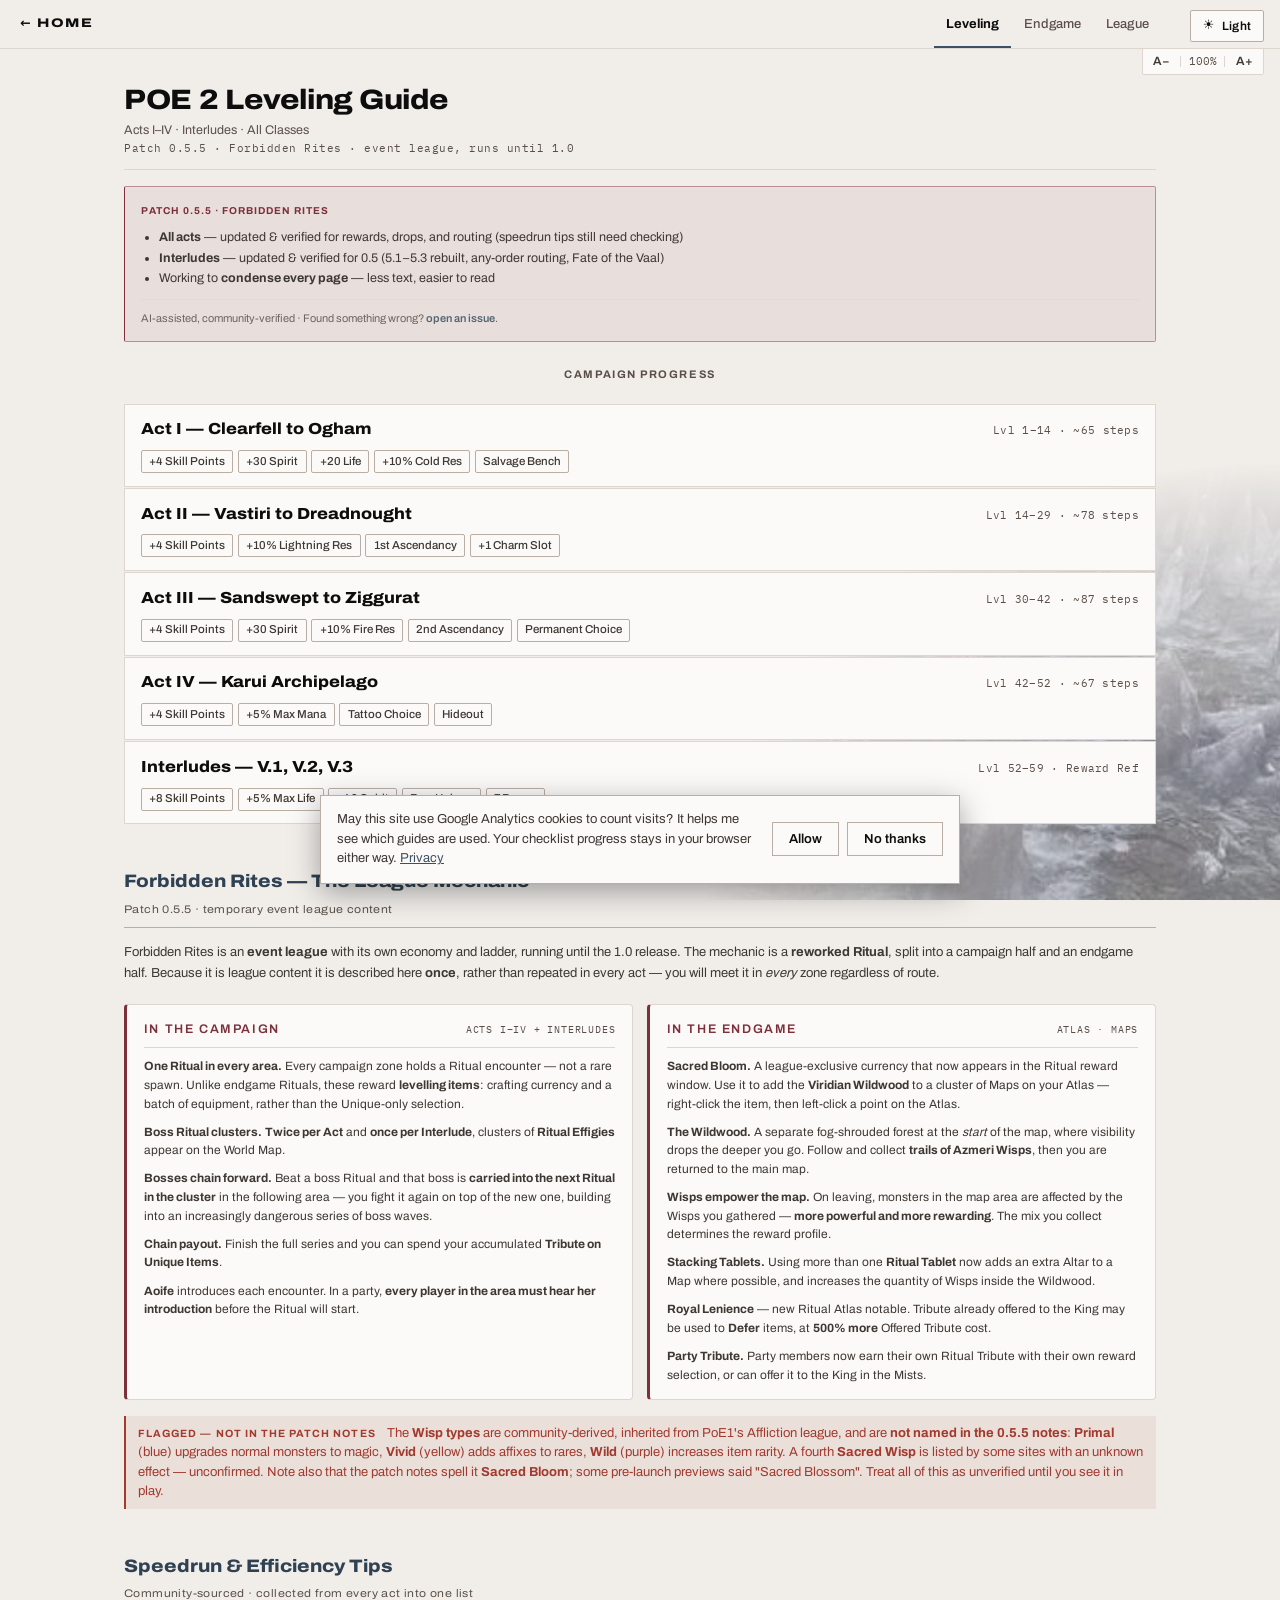
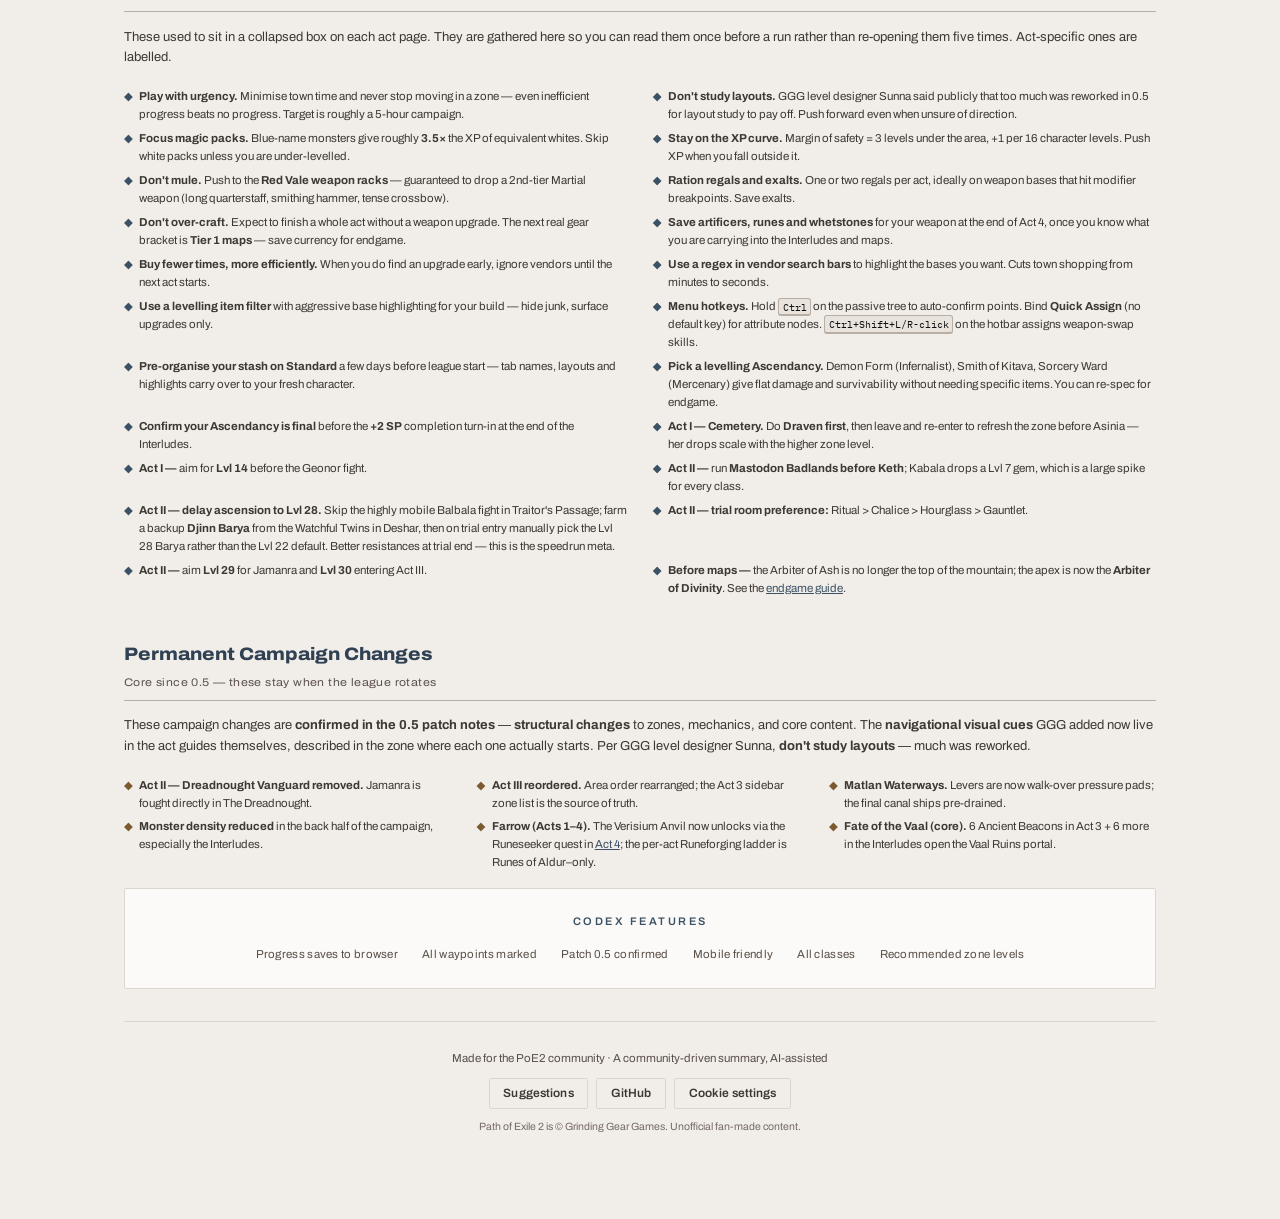
<file: poe2_leveling_guide.html>
<!--
  PoE2 Leveling Guide — Campaign Acts I–IV & Interludes
  Copyright (c) 2026 domistae
  Licensed under the MIT License — see LICENSE for the full text.
  Source: https://github.com/domistae/poe2-leveling
  Live site: https://domistae.github.io/poe2-leveling/poe2_leveling_guide.html

  You are free to use, modify, and redistribute this code, including for commercial purposes.
  You MUST preserve this notice and provide attribution to the original source.
  See README.md for full attribution requirements.
-->
<!DOCTYPE html>
<html lang="en">
<head>
    <meta charset="UTF-8">
    <meta name="viewport" content="width=device-width, initial-scale=1.0">
    <meta http-equiv="Content-Security-Policy" content="default-src 'self'; script-src 'self' https://www.googletagmanager.com; style-src 'self' 'unsafe-inline'; font-src 'self'; img-src 'self' data: https://*.google-analytics.com https://*.googletagmanager.com; connect-src 'self' https://*.google-analytics.com https://*.analytics.google.com https://*.googletagmanager.com; object-src 'none'; base-uri 'self'; form-action 'none'">
    <meta name="referrer" content="strict-origin-when-cross-origin">
    <title>PoE2 Leveling Guide 0.5.5 — Campaign Acts I–IV Interactive Checklist</title>
    <meta name="description" content="PoE2 Patch 0.5.5 (Forbidden Rites): free interactive Path of Exile 2 leveling guide for Acts I–IV and the Interludes. Waypoints, skill points, rewards, and optimal pathing for every class.">
    <meta name="author" content="domistae">
    <meta name="theme-color" content="#181410">
    <link rel="canonical" href="https://domistae.github.io/poe2-leveling/poe2_leveling_guide.html">

    <meta property="og:type" content="website">
    <meta property="og:site_name" content="PoE2 Leveling Guide">
    <meta property="og:title" content="PoE2 Leveling Guide 0.5.5 — Campaign Acts I–IV Interactive Checklist">
    <meta property="og:description" content="PoE2 Patch 0.5.5 (Forbidden Rites): free interactive Path of Exile 2 leveling guide for Acts I–IV and the Interludes. Waypoints, skill points, rewards, and optimal pathing for every class.">
    <meta property="og:url" content="https://domistae.github.io/poe2-leveling/poe2_leveling_guide.html">
    <meta property="og:image" content="https://domistae.github.io/poe2-leveling/og-image.png">
    <meta property="og:image:width" content="1200">
    <meta property="og:image:height" content="630">
    <meta property="og:image:alt" content="Path of Exile 2 Leveling Guide — Interactive checklist for Patch 0.5.5 Forbidden Rites">

    <meta name="twitter:card" content="summary_large_image">
    <meta name="twitter:title" content="PoE2 Leveling Guide 0.5.5 — Campaign Acts I–IV Interactive Checklist">
    <meta name="twitter:description" content="PoE2 Patch 0.5.5 (Forbidden Rites): free interactive Path of Exile 2 leveling guide for Acts I–IV and the Interludes. Waypoints, skill points, rewards, and optimal pathing for every class.">
    <meta name="twitter:image" content="https://domistae.github.io/poe2-leveling/og-image.png">

    <meta name="google-site-verification" content="97--Tcu6ftMsekIsByOualijpqUhXa_pOvMME-dgzXM">
    <script src="assets/analytics.js" defer></script>
    <link rel="stylesheet" href="assets/fonts/fonts.css">
    <script src="assets/site.js"></script>
    <link rel="stylesheet" href="assets/base.css">
    <link rel="stylesheet" href="assets/checklist.css">
    <style>

/* ─── SIDEBAR ──────────────────────────────────────────────── */
.sidebar {
    width: 240px;
    background: var(--bg-surface);
    border-right: 1px solid var(--border-subtle);
    padding: 1.25rem 1rem;
    position: fixed;
    height: 100vh;
    overflow-y: auto;
    box-shadow: var(--shadow-sm);
    transition: background-color 0.3s, border-color 0.3s;
}

/* Sidebar buttons */
.reset-btn, .export-btn, .import-btn {
    width: 100%; background: var(--bg-elevated); border: 1px solid var(--border-subtle);
    color: var(--text-muted); padding: 0.45rem; border-radius: 2px; cursor: pointer;
    font-size: 0.6875rem; transition: all 0.15s; margin-top: 0.4rem;
    font-family: var(--font-body); letter-spacing: 0.3px;
}
.reset-btn:hover { background: var(--overlay-gold-soft); color: var(--text-primary); border-color: var(--gold); }
.export-btn { color: var(--sage); }
.export-btn:hover { background: var(--overlay-sage); border-color: var(--sage); }
.import-btn { color: var(--steel); }
.import-btn:hover { background: var(--overlay-steel); border-color: var(--steel); }

/* ─── MAIN ─────────────────────────────────────────────────── */
.main { margin-left: 240px; flex: 1; padding: 1.75rem 2.25rem; max-width: 940px; }

/* Steps */
.step {
    display: flex;
    background: var(--bg-surface);
    margin-bottom: 1px;
    transition: all 0.15s;
    border-left: 2px solid transparent;
    border-radius: 0;
}

/* ─── INDEX-SPECIFIC ───────────────────────────────────────── */
.index-container {
    max-width: 1080px; margin: 0 auto;
    padding: 2.25rem 1.5rem 4rem; position: relative; z-index: 1;
}

@media (max-width: 700px) {
    .top-nav-link { padding: 0 0.5rem; font-size: 0.75rem; }
}
/* Left-aligned major section heading with a rule — reads as a real title
   rather than the small centred quest-log label. */
.section-title {
    font-family: var(--font-display); color: var(--gold);
    font-size: 1rem; letter-spacing: 2.2px; text-transform: uppercase;
    /* --gold only reaches 3.1 on the light ground; the deeper gold clears AA.
       Same swap index.html already makes for .codex-wordmark. */
    font-weight: 600; text-align: left;
    margin: 2.75rem 0 0.9rem; padding-bottom: 0.55rem;
    border-bottom: 1px solid var(--border-accent);
}
:root:not([data-theme="dark"]) .section-title { color: var(--gold-deep); }
.section-title .sub {
    display: block; font-family: var(--font-body); font-size: 0.6875rem;
    letter-spacing: 0.4px; text-transform: none; font-weight: 400;
    color: var(--text-body); margin-top: 0.3rem;   /* --text-muted lands at 4.49, just under AA */
}
/* Section intro paragraphs run the full container width */
.section-intro {
    font-size: 0.78125rem; color: var(--text-body);
    margin: 0 0 1.25rem; line-height: 1.6;
}

/* Subtle inner vignette on league tiles */

/* ─── MOBILE ───────────────────────────────────────────────── */
@media (max-width: 900px) {
    .sidebar {
        position: relative; width: 100%; height: auto;
        border-right: none; border-bottom: 1px solid var(--border-subtle);
    }
    .container { flex-direction: column; }
    .main { margin-left: 0; padding: 1.25rem 1rem; max-width: 100%; }
}

    

/* ── Disclaimer block ─────────────────────────────────────── */
.disclaimer-block {
    margin: 3rem 0 1.5rem;
    padding: 1.5rem 0 0;
    border-top: 1px solid var(--border-subtle);
}
.disclaimer-block h3 {
    font-family: var(--font-display);
    color: var(--text-primary);
    font-size: 0.71875rem;
    letter-spacing: 1.5px;
    text-transform: uppercase;
    margin: 0 0 0.55rem;
    font-weight: 600;
    text-align: center;
}
.disclaimer-block h3:not(:first-child) { margin-top: 1.4rem; }
.disclaimer-block p {
    font-size: 0.65625rem;
    color: var(--text-muted);
    line-height: 1.55;
    margin: 0 0 0.55rem;
    /* no max-width — fill the container, no false right indent */
}
.disclaimer-block p:last-child { margin-bottom: 0; }
.disclaimer-block strong { color: var(--text-body); font-weight: 600; }
.disclaimer-block a { color: var(--gold); text-decoration: underline; }
.disclaimer-block a:hover { color: var(--gold-deep); }


    </style>
    <link rel="stylesheet" href="assets/skin.css">
</head>
<body class="backdrop-leveling">
    <button type="button" class="theme-toggle" aria-label="Toggle theme">
        <span class="icon" id="theme-icon">☀</span>
        <span id="theme-label">Light</span>
    </button>

    <nav class="top-nav" aria-label="Main navigation">
        <a href="index.html" class="top-nav-home">← Home</a>
        <div class="top-nav-links">
            <a href="poe2_leveling_guide.html" class="top-nav-link current" aria-current="page">Leveling</a>
            <a href="poe2_endgame_guide.html" class="top-nav-link">Endgame</a>
            <a href="poe2_league_guide.html" class="top-nav-link">League</a>
        </div>
    </nav>

    <div class="index-container">
        <header class="header">
            <h1>POE 2 Leveling Guide</h1>
            <div class="subtitle">Acts I–IV · Interludes · All Classes</div>
            <div class="version">Patch 0.5.5 · Forbidden Rites · event league, runs until 1.0</div>
        </header>

        <!-- ╔══ PATCH 0.5 · COMBINED NOTICE ═══════════════════════════════════ ╗ -->
        <div class="endgame-banner" style="border-left-color: var(--plum); margin-bottom: 1.5rem; padding-top: 0.85rem; padding-bottom: 0.85rem;">
            <div>
                <span class="label">Patch 0.5.5 · Forbidden Rites</span>
                <ul style="margin: 0.5rem 0 0; padding-left: 1.1rem; font-size: 0.78125rem; line-height: 1.65;">
                    <li><strong>All acts</strong> — updated &amp; verified for rewards, drops, and routing (speedrun tips still need checking)</li>
                    <li><strong>Interludes</strong> — updated &amp; verified for 0.5 (5.1–5.3 rebuilt, any-order routing, Fate of the Vaal)</li>
                    <li>Working to <strong>condense every page</strong> — less text, easier to read</li>
                </ul>
            </div>
            <div style="margin-top: 0.65rem; padding-top: 0.55rem; border-top: 1px dotted var(--border-subtle);">
                <small style="opacity: 0.85; font-size: 0.6875rem; color: var(--text-muted);">
                    AI-assisted, community-verified ·
                    Found something wrong?
                    <a href="https://github.com/domistae/poe2-leveling/issues/new">open an issue</a>.
                </small>
            </div>
        </div>
        <!-- ╚═══════════════════════════════════════════════════════════════════ ╝ -->

        <!-- ╔══ CAMPAIGN ════════════════════════════════════════════════ ╗ -->
        <div class="quest-log-title">Campaign Progress</div>

        <div class="journey">
            <div class="act-entry">
                <a href="poe2_act1_guide.html" class="act-link">
                    <div class="act-header">
                        <span class="act-name">Act I — Clearfell to Ogham</span>
                        <span class="act-meta">Lvl 1–14 · ~65 steps</span>
                    </div>
                    <div class="act-rewards">
                        <span class="reward">+4 Skill Points</span>
                        <span class="reward">+30 Spirit</span>
                        <span class="reward">+20 Life</span>
                        <span class="reward res">+10% Cold Res</span>
                        <span class="reward special">Salvage Bench</span>
                    </div>
                </a>
            </div>

            <div class="act-entry">
                <a href="poe2_act2_guide.html" class="act-link">
                    <div class="act-header">
                        <span class="act-name">Act II — Vastiri to Dreadnought</span>
                        <span class="act-meta">Lvl 14–29 · ~78 steps</span>
                    </div>
                    <div class="act-rewards">
                        <span class="reward">+4 Skill Points</span>
                        <span class="reward res">+10% Lightning Res</span>
                        <span class="reward special">1st Ascendancy</span>
                        <span class="reward special">+1 Charm Slot</span>
                    </div>
                </a>
            </div>

            <div class="act-entry">
                <a href="poe2_act3_guide.html" class="act-link">
                    <div class="act-header">
                        <span class="act-name">Act III — Sandswept to Ziggurat</span>
                        <span class="act-meta">Lvl 30–42 · ~87 steps</span>
                    </div>
                    <div class="act-rewards">
                        <span class="reward">+4 Skill Points</span>
                        <span class="reward">+30 Spirit</span>
                        <span class="reward res">+10% Fire Res</span>
                        <span class="reward special">2nd Ascendancy</span>
                        <span class="reward warn">Permanent Choice</span>
                    </div>
                </a>
            </div>

            <div class="act-entry">
                <a href="poe2_act4_guide.html" class="act-link">
                    <div class="act-header">
                        <span class="act-name">Act IV — Karui Archipelago</span>
                        <span class="act-meta">Lvl 42–52 · ~67 steps</span>
                    </div>
                    <div class="act-rewards">
                        <span class="reward">+4 Skill Points</span>
                        <span class="reward">+5% Max Mana</span>
                        <span class="reward special">Tattoo Choice</span>
                        <span class="reward special">Hideout</span>
                    </div>
                </a>
            </div>

            <div class="act-entry final">
                <a href="poe2_interludes_guide.html" class="act-link">
                    <div class="act-header">
                        <span class="act-name">Interludes — V.1, V.2, V.3</span>
                        <span class="act-meta">Lvl 52–59 · Reward Ref</span>
                    </div>
                    <div class="act-rewards">
                        <span class="reward">+8 Skill Points</span>
                        <span class="reward">+5% Max Life</span>
                        <span class="reward">+40 Spirit</span>
                        <span class="reward special">Free Unique</span>
                        <span class="reward special">7 Boons</span>
                    </div>
                </a>
            </div>
        </div>

        <!-- ╔══ FORBIDDEN RITES · CURRENT LEAGUE MECHANIC ═════════════════════ ╗ -->
        <!-- Plum = TEMPORARY league content. Replace this whole block when the
             league rotates; nothing else on the site should carry plum. -->
        <div class="section-title">Forbidden Rites — The League Mechanic<span class="sub">Patch 0.5.5 · temporary event league content</span></div>
        <p class="section-intro">
            Forbidden Rites is an <strong>event league</strong> with its own economy and ladder, running until the 1.0
            release. The mechanic is a <strong>reworked Ritual</strong>, split into a campaign half and an endgame half.
            Because it is league content it is described here <strong>once</strong>, rather than repeated in every act —
            you will meet it in <em>every</em> zone regardless of route.
        </p>

        <div class="preview-grid" style="display: grid; grid-template-columns: repeat(auto-fit, minmax(320px, 1fr)); gap: 0.85rem; margin-bottom: 1rem;">

            <!-- Campaign half -->
            <article style="background: var(--bg-surface); border: 1px solid var(--border-subtle); border-left: 3px solid var(--plum); border-radius: 4px; padding: 0.95rem 1.05rem; box-shadow: var(--shadow-sm);">
                <header style="display: flex; align-items: baseline; justify-content: space-between; margin-bottom: 0.6rem; padding-bottom: 0.45rem; border-bottom: 1px solid var(--border-subtle);">
                    <h3 style="font-family: var(--font-display); color: var(--plum); font-size: 0.78125rem; letter-spacing: 1.6px; text-transform: uppercase; margin: 0; font-weight: 600;">In the Campaign</h3>
                    <span style="font-size: 0.59375rem; color: var(--text-muted); letter-spacing: 0.8px; text-transform: uppercase; font-family: var(--font-mono);">Acts I–IV + Interludes</span>
                </header>
                <ul style="list-style: none; padding: 0; margin: 0; display: flex; flex-direction: column; gap: 0.6rem; font-size: 0.75rem; color: var(--text-body); line-height: 1.55;">
                    <li><strong>One Ritual in every area.</strong> Every campaign zone holds a Ritual encounter — not a rare spawn. Unlike endgame Rituals, these reward <strong>levelling items</strong>: crafting currency and a batch of equipment, rather than the Unique-only selection.</li>
                    <li><strong>Boss Ritual clusters.</strong> <strong>Twice per Act</strong> and <strong>once per Interlude</strong>, clusters of <strong>Ritual Effigies</strong> appear on the World Map.</li>
                    <li><strong>Bosses chain forward.</strong> Beat a boss Ritual and that boss is <strong>carried into the next Ritual in the cluster</strong> in the following area — you fight it again on top of the new one, building into an increasingly dangerous series of boss waves.</li>
                    <li><strong>Chain payout.</strong> Finish the full series and you can spend your accumulated <strong>Tribute on Unique Items</strong>.</li>
                    <li><strong>Aoife</strong> introduces each encounter. In a party, <strong>every player in the area must hear her introduction</strong> before the Ritual will start.</li>
                </ul>
            </article>

            <!-- Endgame half -->
            <article style="background: var(--bg-surface); border: 1px solid var(--border-subtle); border-left: 3px solid var(--plum); border-radius: 4px; padding: 0.95rem 1.05rem; box-shadow: var(--shadow-sm);">
                <header style="display: flex; align-items: baseline; justify-content: space-between; margin-bottom: 0.6rem; padding-bottom: 0.45rem; border-bottom: 1px solid var(--border-subtle);">
                    <h3 style="font-family: var(--font-display); color: var(--plum); font-size: 0.78125rem; letter-spacing: 1.6px; text-transform: uppercase; margin: 0; font-weight: 600;">In the Endgame</h3>
                    <span style="font-size: 0.59375rem; color: var(--text-muted); letter-spacing: 0.8px; text-transform: uppercase; font-family: var(--font-mono);">Atlas · Maps</span>
                </header>
                <ul style="list-style: none; padding: 0; margin: 0; display: flex; flex-direction: column; gap: 0.6rem; font-size: 0.75rem; color: var(--text-body); line-height: 1.55;">
                    <li><strong>Sacred Bloom.</strong> A league-exclusive currency that now appears in the Ritual reward window. Use it to add the <strong>Viridian Wildwood</strong> to a cluster of Maps on your Atlas — right-click the item, then left-click a point on the Atlas.</li>
                    <li><strong>The Wildwood.</strong> A separate fog-shrouded forest at the <em>start</em> of the map, where visibility drops the deeper you go. Follow and collect <strong>trails of Azmeri Wisps</strong>, then you are returned to the main map.</li>
                    <li><strong>Wisps empower the map.</strong> On leaving, monsters in the map area are affected by the Wisps you gathered — <strong>more powerful and more rewarding</strong>. The mix you collect determines the reward profile.</li>
                    <li><strong>Stacking Tablets.</strong> Using more than one <strong>Ritual Tablet</strong> now adds an extra Altar to a Map where possible, and increases the quantity of Wisps inside the Wildwood.</li>
                    <li><strong>Royal Lenience</strong> — new Ritual Atlas notable. Tribute already offered to the King may be used to <strong>Defer</strong> items, at <strong>500% more</strong> Offered Tribute cost.</li>
                    <li><strong>Party Tribute.</strong> Party members now earn their own Ritual Tribute with their own reward selection, or can offer it to the King in the Mists.</li>
                </ul>
            </article>

        </div>

        <div class="note warn" style="margin-left: 0; margin-bottom: 1.75rem;">
            <span class="label">Flagged — not in the patch notes</span>
            The <strong>Wisp types</strong> are community-derived, inherited from PoE1's Affliction league, and are
            <strong>not named in the 0.5.5 notes</strong>: <strong>Primal</strong> (blue) upgrades normal monsters to magic,
            <strong>Vivid</strong> (yellow) adds affixes to rares, <strong>Wild</strong> (purple) increases item rarity.
            A fourth <strong>Sacred Wisp</strong> is listed by some sites with an unknown effect — unconfirmed. Note also that
            the patch notes spell it <strong>Sacred Bloom</strong>; some pre-launch previews said "Sacred Blossom". Treat all
            of this as unverified until you see it in play.
        </div>
        <!-- ╚═══════════════════════════════════════════════════════════════════ ╝ -->

        <!-- ╔══ SPEEDRUN TIPS · consolidated from all acts ════════════════════ ╗ -->
        <div class="section-title">Speedrun &amp; Efficiency Tips<span class="sub">Community-sourced · collected from every act into one list</span></div>
        <p class="section-intro">
            These used to sit in a collapsed box on each act page. They are gathered here so you can read
            them once before a run rather than re-opening them five times. Act-specific ones are labelled.
        </p>
        <ul style="list-style: none; padding: 0; margin: 0 0 2.25rem; display: grid; grid-template-columns: repeat(auto-fit, minmax(330px, 1fr)); gap: 0.4rem 1.6rem; font-size: 0.71875rem; line-height: 1.55; color: var(--text-body);">
            <li style="padding-left: 0.95rem; position: relative;"><span style="position: absolute; left: 0; color: var(--steel);">◆</span><strong>Play with urgency.</strong> Minimise town time and never stop moving in a zone — even inefficient progress beats no progress. Target is roughly a 5-hour campaign.</li>
            <li style="padding-left: 0.95rem; position: relative;"><span style="position: absolute; left: 0; color: var(--steel);">◆</span><strong>Don't study layouts.</strong> GGG level designer Sunna said publicly that too much was reworked in 0.5 for layout study to pay off. Push forward even when unsure of direction.</li>
            <li style="padding-left: 0.95rem; position: relative;"><span style="position: absolute; left: 0; color: var(--steel);">◆</span><strong>Focus magic packs.</strong> Blue-name monsters give roughly <strong>3.5×</strong> the XP of equivalent whites. Skip white packs unless you are under-levelled.</li>
            <li style="padding-left: 0.95rem; position: relative;"><span style="position: absolute; left: 0; color: var(--steel);">◆</span><strong>Stay on the XP curve.</strong> Margin of safety = 3 levels under the area, +1 per 16 character levels. Push XP when you fall outside it.</li>
            <li style="padding-left: 0.95rem; position: relative;"><span style="position: absolute; left: 0; color: var(--steel);">◆</span><strong>Don't mule.</strong> Push to the <strong>Red Vale weapon racks</strong> — guaranteed to drop a 2nd-tier Martial weapon (long quarterstaff, smithing hammer, tense crossbow).</li>
            <li style="padding-left: 0.95rem; position: relative;"><span style="position: absolute; left: 0; color: var(--steel);">◆</span><strong>Ration regals and exalts.</strong> One or two regals per act, ideally on weapon bases that hit modifier breakpoints. Save exalts.</li>
            <li style="padding-left: 0.95rem; position: relative;"><span style="position: absolute; left: 0; color: var(--steel);">◆</span><strong>Don't over-craft.</strong> Expect to finish a whole act without a weapon upgrade. The next real gear bracket is <strong>Tier 1 maps</strong> — save currency for endgame.</li>
            <li style="padding-left: 0.95rem; position: relative;"><span style="position: absolute; left: 0; color: var(--steel);">◆</span><strong>Save artificers, runes and whetstones</strong> for your weapon at the end of Act 4, once you know what you are carrying into the Interludes and maps.</li>
            <li style="padding-left: 0.95rem; position: relative;"><span style="position: absolute; left: 0; color: var(--steel);">◆</span><strong>Buy fewer times, more efficiently.</strong> When you do find an upgrade early, ignore vendors until the next act starts.</li>
            <li style="padding-left: 0.95rem; position: relative;"><span style="position: absolute; left: 0; color: var(--steel);">◆</span><strong>Use a regex in vendor search bars</strong> to highlight the bases you want. Cuts town shopping from minutes to seconds.</li>
            <li style="padding-left: 0.95rem; position: relative;"><span style="position: absolute; left: 0; color: var(--steel);">◆</span><strong>Use a levelling item filter</strong> with aggressive base highlighting for your build — hide junk, surface upgrades only.</li>
            <li style="padding-left: 0.95rem; position: relative;"><span style="position: absolute; left: 0; color: var(--steel);">◆</span><strong>Menu hotkeys.</strong> Hold <kbd>Ctrl</kbd> on the passive tree to auto-confirm points. Bind <strong>Quick Assign</strong> (no default key) for attribute nodes. <kbd>Ctrl+Shift+L/R-click</kbd> on the hotbar assigns weapon-swap skills.</li>
            <li style="padding-left: 0.95rem; position: relative;"><span style="position: absolute; left: 0; color: var(--steel);">◆</span><strong>Pre-organise your stash on Standard</strong> a few days before league start — tab names, layouts and highlights carry over to your fresh character.</li>
            <li style="padding-left: 0.95rem; position: relative;"><span style="position: absolute; left: 0; color: var(--steel);">◆</span><strong>Pick a levelling Ascendancy.</strong> Demon Form (Infernalist), Smith of Kitava, Sorcery Ward (Mercenary) give flat damage and survivability without needing specific items. You can re-spec for endgame.</li>
            <li style="padding-left: 0.95rem; position: relative;"><span style="position: absolute; left: 0; color: var(--steel);">◆</span><strong>Confirm your Ascendancy is final</strong> before the <strong>+2 SP</strong> completion turn-in at the end of the Interludes.</li>
            <li style="padding-left: 0.95rem; position: relative;"><span style="position: absolute; left: 0; color: var(--gold);">◆</span><strong>Act I — Cemetery.</strong> Do <strong>Draven first</strong>, then leave and re-enter to refresh the zone before Asinia — her drops scale with the higher zone level.</li>
            <li style="padding-left: 0.95rem; position: relative;"><span style="position: absolute; left: 0; color: var(--gold);">◆</span><strong>Act I —</strong> aim for <strong>Lvl 14</strong> before the Geonor fight.</li>
            <li style="padding-left: 0.95rem; position: relative;"><span style="position: absolute; left: 0; color: var(--gold);">◆</span><strong>Act II —</strong> run <strong>Mastodon Badlands before Keth</strong>; Kabala drops a Lvl 7 gem, which is a large spike for every class.</li>
            <li style="padding-left: 0.95rem; position: relative;"><span style="position: absolute; left: 0; color: var(--gold);">◆</span><strong>Act II — delay ascension to Lvl 28.</strong> Skip the highly mobile Balbala fight in Traitor's Passage; farm a backup <strong>Djinn Barya</strong> from the Watchful Twins in Deshar, then on trial entry manually pick the Lvl 28 Barya rather than the Lvl 22 default. Better resistances at trial end — this is the speedrun meta.</li>
            <li style="padding-left: 0.95rem; position: relative;"><span style="position: absolute; left: 0; color: var(--gold);">◆</span><strong>Act II — trial room preference:</strong> Ritual &gt; Chalice &gt; Hourglass &gt; Gauntlet.</li>
            <li style="padding-left: 0.95rem; position: relative;"><span style="position: absolute; left: 0; color: var(--gold);">◆</span><strong>Act II —</strong> aim <strong>Lvl 29</strong> for Jamanra and <strong>Lvl 30</strong> entering Act III.</li>
            <li style="padding-left: 0.95rem; position: relative;"><span style="position: absolute; left: 0; color: var(--gold);">◆</span><strong>Before maps —</strong> the Arbiter of Ash is no longer the top of the mountain; the apex is now the <strong>Arbiter of Divinity</strong>. See the <a href="poe2_endgame_guide.html" style="color: var(--gold);">endgame guide</a>.</li>
        </ul>
        <!-- ╚═══════════════════════════════════════════════════════════════════ ╝ -->

        <!-- ╔══ 0.5 STREAMLINING PREVIEW ══════════════════════════════════════ ╗ -->
        <div class="section-title">Permanent Campaign Changes<span class="sub">Core since 0.5 — these stay when the league rotates</span></div>
        <p class="section-intro">
            These campaign changes are <strong>confirmed in the 0.5 patch notes</strong> — <strong>structural changes</strong> to zones, mechanics, and core content. The <strong>navigational visual cues</strong> GGG added now live in the act guides themselves, described in the zone where each one actually starts. Per GGG level designer Sunna, <strong>don't study layouts</strong> — much was reworked.
        </p>

        <ul style="list-style: none; padding: 0; margin: 0 0 1rem; display: grid; grid-template-columns: repeat(auto-fit, minmax(310px, 1fr)); gap: 0.35rem 1.6rem; font-size: 0.71875rem; line-height: 1.55; color: var(--text-body);">
            <li style="padding-left: 0.95rem; position: relative;"><span style="position: absolute; left: 0; color: var(--tan);">◆</span><strong>Act II — Dreadnought Vanguard removed.</strong> Jamanra is fought directly in The Dreadnought.</li>
            <li style="padding-left: 0.95rem; position: relative;"><span style="position: absolute; left: 0; color: var(--tan);">◆</span><strong>Act III reordered.</strong> Area order rearranged; the Act 3 sidebar zone list is the source of truth.</li>
            <li style="padding-left: 0.95rem; position: relative;"><span style="position: absolute; left: 0; color: var(--tan);">◆</span><strong>Matlan Waterways.</strong> Levers are now walk-over pressure pads; the final canal ships pre-drained.</li>
            <li style="padding-left: 0.95rem; position: relative;"><span style="position: absolute; left: 0; color: var(--tan);">◆</span><strong>Monster density reduced</strong> in the back half of the campaign, especially the Interludes.</li>
            <li style="padding-left: 0.95rem; position: relative;"><span style="position: absolute; left: 0; color: var(--tan);">◆</span><strong>Farrow (Acts 1–4).</strong> The Verisium Anvil now unlocks via the Runeseeker quest in <a href="poe2_act4_guide.html" style="color: var(--gold);">Act 4</a>; the per-act Runeforging ladder is Runes of Aldur–only.</li>
            <li style="padding-left: 0.95rem; position: relative;"><span style="position: absolute; left: 0; color: var(--tan);">◆</span><strong>Fate of the Vaal (core).</strong> 6 Ancient Beacons in Act 3 + 6 more in the Interludes open the Vaal Ruins portal.</li>
        </ul>

        <!-- ╚═══════════════════════════════════════════════════════════════════ ╝ -->

        <div class="features">
            <div class="features-title">Codex Features</div>
            <div class="features-list">
                <span class="feature">Progress saves to browser</span>
                <span class="feature">All waypoints marked</span>
                <span class="feature">Patch 0.5 confirmed</span>
                <span class="feature">Mobile friendly</span>
                <span class="feature">All classes</span>
                <span class="feature">Recommended zone levels</span>
            </div>
        </div>

        <footer class="site-footer">
            <div class="site-footer-tag">Made for the PoE2 community · A community-driven summary, AI-assisted</div>
            <div class="site-footer-links">
                <a href="https://github.com/domistae/poe2-leveling/issues/new" class="site-footer-link">Suggestions</a>
                <a href="https://github.com/domistae/poe2-leveling" class="site-footer-link">GitHub</a>
            </div>
            <div class="site-footer-disclaimer">Path of Exile 2 is © Grinding Gear Games. Unofficial fan-made content.</div>
        </footer>
    </div>
</body>
</html>
</file>
<file: assets/fonts/fonts.css>
/* Self-hosted web fonts (no request to Google, so no visitor IP is shared).
   Archivo, IBM Plex Mono, Inter and Cinzel are licensed under the SIL Open
   Font License 1.1: see the OFL-*.txt files in this folder. Each face covers
   only its unicode-range, so the browser downloads just the files it needs. */

/* Archivo 300-900 normal, vietnamese */
@font-face {
  font-family: 'Archivo';
  font-style: normal;
  font-weight: 300 900;
  font-stretch: 62% 125%;
  font-display: swap;
  src: url(archivo-vietnamese.woff2) format('woff2');
  unicode-range: U+0102-0103, U+0110-0111, U+0128-0129, U+0168-0169, U+01A0-01A1, U+01AF-01B0, U+0300-0301, U+0303-0304, U+0308-0309, U+0323, U+0329, U+1EA0-1EF9, U+20AB;
}
/* Archivo 300-900 normal, latin-ext */
@font-face {
  font-family: 'Archivo';
  font-style: normal;
  font-weight: 300 900;
  font-stretch: 62% 125%;
  font-display: swap;
  src: url(archivo-latin-ext.woff2) format('woff2');
  unicode-range: U+0100-02BA, U+02BD-02C5, U+02C7-02CC, U+02CE-02D7, U+02DD-02FF, U+0304, U+0308, U+0329, U+1D00-1DBF, U+1E00-1E9F, U+1EF2-1EFF, U+2020, U+20A0-20AB, U+20AD-20C4, U+2113, U+2C60-2C7F, U+A720-A7FF;
}
/* Archivo 300-900 normal, latin */
@font-face {
  font-family: 'Archivo';
  font-style: normal;
  font-weight: 300 900;
  font-stretch: 62% 125%;
  font-display: swap;
  src: url(archivo-latin.woff2) format('woff2');
  unicode-range: U+0000-00FF, U+0131, U+0152-0153, U+02BB-02BC, U+02C6, U+02DA, U+02DC, U+0304, U+0308, U+0329, U+2000-206F, U+20AC, U+2122, U+2191, U+2193, U+2212, U+2215, U+FEFF, U+FFFD;
}
/* IBM Plex Mono 400 normal, cyrillic-ext */
@font-face {
  font-family: 'IBM Plex Mono';
  font-style: normal;
  font-weight: 400;
  font-display: swap;
  src: url(ibm-plex-mono-400-normal-cyrillic-ext.woff2) format('woff2');
  unicode-range: U+0460-052F, U+1C80-1C8A, U+20B4, U+2DE0-2DFF, U+A640-A69F, U+FE2E-FE2F;
}
/* IBM Plex Mono 400 normal, cyrillic */
@font-face {
  font-family: 'IBM Plex Mono';
  font-style: normal;
  font-weight: 400;
  font-display: swap;
  src: url(ibm-plex-mono-400-normal-cyrillic.woff2) format('woff2');
  unicode-range: U+0301, U+0400-045F, U+0490-0491, U+04B0-04B1, U+2116;
}
/* IBM Plex Mono 400 normal, vietnamese */
@font-face {
  font-family: 'IBM Plex Mono';
  font-style: normal;
  font-weight: 400;
  font-display: swap;
  src: url(ibm-plex-mono-400-normal-vietnamese.woff2) format('woff2');
  unicode-range: U+0102-0103, U+0110-0111, U+0128-0129, U+0168-0169, U+01A0-01A1, U+01AF-01B0, U+0300-0301, U+0303-0304, U+0308-0309, U+0323, U+0329, U+1EA0-1EF9, U+20AB;
}
/* IBM Plex Mono 400 normal, latin-ext */
@font-face {
  font-family: 'IBM Plex Mono';
  font-style: normal;
  font-weight: 400;
  font-display: swap;
  src: url(ibm-plex-mono-400-normal-latin-ext.woff2) format('woff2');
  unicode-range: U+0100-02BA, U+02BD-02C5, U+02C7-02CC, U+02CE-02D7, U+02DD-02FF, U+0304, U+0308, U+0329, U+1D00-1DBF, U+1E00-1E9F, U+1EF2-1EFF, U+2020, U+20A0-20AB, U+20AD-20C4, U+2113, U+2C60-2C7F, U+A720-A7FF;
}
/* IBM Plex Mono 400 normal, latin */
@font-face {
  font-family: 'IBM Plex Mono';
  font-style: normal;
  font-weight: 400;
  font-display: swap;
  src: url(ibm-plex-mono-400-normal-latin.woff2) format('woff2');
  unicode-range: U+0000-00FF, U+0131, U+0152-0153, U+02BB-02BC, U+02C6, U+02DA, U+02DC, U+0304, U+0308, U+0329, U+2000-206F, U+20AC, U+2122, U+2191, U+2193, U+2212, U+2215, U+FEFF, U+FFFD;
}
/* IBM Plex Mono 500 normal, cyrillic-ext */
@font-face {
  font-family: 'IBM Plex Mono';
  font-style: normal;
  font-weight: 500;
  font-display: swap;
  src: url(ibm-plex-mono-500-normal-cyrillic-ext.woff2) format('woff2');
  unicode-range: U+0460-052F, U+1C80-1C8A, U+20B4, U+2DE0-2DFF, U+A640-A69F, U+FE2E-FE2F;
}
/* IBM Plex Mono 500 normal, cyrillic */
@font-face {
  font-family: 'IBM Plex Mono';
  font-style: normal;
  font-weight: 500;
  font-display: swap;
  src: url(ibm-plex-mono-500-normal-cyrillic.woff2) format('woff2');
  unicode-range: U+0301, U+0400-045F, U+0490-0491, U+04B0-04B1, U+2116;
}
/* IBM Plex Mono 500 normal, vietnamese */
@font-face {
  font-family: 'IBM Plex Mono';
  font-style: normal;
  font-weight: 500;
  font-display: swap;
  src: url(ibm-plex-mono-500-normal-vietnamese.woff2) format('woff2');
  unicode-range: U+0102-0103, U+0110-0111, U+0128-0129, U+0168-0169, U+01A0-01A1, U+01AF-01B0, U+0300-0301, U+0303-0304, U+0308-0309, U+0323, U+0329, U+1EA0-1EF9, U+20AB;
}
/* IBM Plex Mono 500 normal, latin-ext */
@font-face {
  font-family: 'IBM Plex Mono';
  font-style: normal;
  font-weight: 500;
  font-display: swap;
  src: url(ibm-plex-mono-500-normal-latin-ext.woff2) format('woff2');
  unicode-range: U+0100-02BA, U+02BD-02C5, U+02C7-02CC, U+02CE-02D7, U+02DD-02FF, U+0304, U+0308, U+0329, U+1D00-1DBF, U+1E00-1E9F, U+1EF2-1EFF, U+2020, U+20A0-20AB, U+20AD-20C4, U+2113, U+2C60-2C7F, U+A720-A7FF;
}
/* IBM Plex Mono 500 normal, latin */
@font-face {
  font-family: 'IBM Plex Mono';
  font-style: normal;
  font-weight: 500;
  font-display: swap;
  src: url(ibm-plex-mono-500-normal-latin.woff2) format('woff2');
  unicode-range: U+0000-00FF, U+0131, U+0152-0153, U+02BB-02BC, U+02C6, U+02DA, U+02DC, U+0304, U+0308, U+0329, U+2000-206F, U+20AC, U+2122, U+2191, U+2193, U+2212, U+2215, U+FEFF, U+FFFD;
}
/* IBM Plex Mono 600 normal, cyrillic-ext */
@font-face {
  font-family: 'IBM Plex Mono';
  font-style: normal;
  font-weight: 600;
  font-display: swap;
  src: url(ibm-plex-mono-600-normal-cyrillic-ext.woff2) format('woff2');
  unicode-range: U+0460-052F, U+1C80-1C8A, U+20B4, U+2DE0-2DFF, U+A640-A69F, U+FE2E-FE2F;
}
/* IBM Plex Mono 600 normal, cyrillic */
@font-face {
  font-family: 'IBM Plex Mono';
  font-style: normal;
  font-weight: 600;
  font-display: swap;
  src: url(ibm-plex-mono-600-normal-cyrillic.woff2) format('woff2');
  unicode-range: U+0301, U+0400-045F, U+0490-0491, U+04B0-04B1, U+2116;
}
/* IBM Plex Mono 600 normal, vietnamese */
@font-face {
  font-family: 'IBM Plex Mono';
  font-style: normal;
  font-weight: 600;
  font-display: swap;
  src: url(ibm-plex-mono-600-normal-vietnamese.woff2) format('woff2');
  unicode-range: U+0102-0103, U+0110-0111, U+0128-0129, U+0168-0169, U+01A0-01A1, U+01AF-01B0, U+0300-0301, U+0303-0304, U+0308-0309, U+0323, U+0329, U+1EA0-1EF9, U+20AB;
}
/* IBM Plex Mono 600 normal, latin-ext */
@font-face {
  font-family: 'IBM Plex Mono';
  font-style: normal;
  font-weight: 600;
  font-display: swap;
  src: url(ibm-plex-mono-600-normal-latin-ext.woff2) format('woff2');
  unicode-range: U+0100-02BA, U+02BD-02C5, U+02C7-02CC, U+02CE-02D7, U+02DD-02FF, U+0304, U+0308, U+0329, U+1D00-1DBF, U+1E00-1E9F, U+1EF2-1EFF, U+2020, U+20A0-20AB, U+20AD-20C4, U+2113, U+2C60-2C7F, U+A720-A7FF;
}
/* IBM Plex Mono 600 normal, latin */
@font-face {
  font-family: 'IBM Plex Mono';
  font-style: normal;
  font-weight: 600;
  font-display: swap;
  src: url(ibm-plex-mono-600-normal-latin.woff2) format('woff2');
  unicode-range: U+0000-00FF, U+0131, U+0152-0153, U+02BB-02BC, U+02C6, U+02DA, U+02DC, U+0304, U+0308, U+0329, U+2000-206F, U+20AC, U+2122, U+2191, U+2193, U+2212, U+2215, U+FEFF, U+FFFD;
}
/* Cinzel 500 normal, latin-ext */
@font-face {
  font-family: 'Cinzel';
  font-style: normal;
  font-weight: 500;
  font-display: swap;
  src: url(cinzel-latin-ext.woff2) format('woff2');
  unicode-range: U+0100-02BA, U+02BD-02C5, U+02C7-02CC, U+02CE-02D7, U+02DD-02FF, U+0304, U+0308, U+0329, U+1D00-1DBF, U+1E00-1E9F, U+1EF2-1EFF, U+2020, U+20A0-20AB, U+20AD-20C4, U+2113, U+2C60-2C7F, U+A720-A7FF;
}
/* Cinzel 500 normal, latin */
@font-face {
  font-family: 'Cinzel';
  font-style: normal;
  font-weight: 500;
  font-display: swap;
  src: url(cinzel-latin.woff2) format('woff2');
  unicode-range: U+0000-00FF, U+0131, U+0152-0153, U+02BB-02BC, U+02C6, U+02DA, U+02DC, U+0304, U+0308, U+0329, U+2000-206F, U+20AC, U+2122, U+2191, U+2193, U+2212, U+2215, U+FEFF, U+FFFD;
}
/* Cinzel 600 normal, latin-ext */
@font-face {
  font-family: 'Cinzel';
  font-style: normal;
  font-weight: 600;
  font-display: swap;
  src: url(cinzel-latin-ext.woff2) format('woff2');
  unicode-range: U+0100-02BA, U+02BD-02C5, U+02C7-02CC, U+02CE-02D7, U+02DD-02FF, U+0304, U+0308, U+0329, U+1D00-1DBF, U+1E00-1E9F, U+1EF2-1EFF, U+2020, U+20A0-20AB, U+20AD-20C4, U+2113, U+2C60-2C7F, U+A720-A7FF;
}
/* Cinzel 600 normal, latin */
@font-face {
  font-family: 'Cinzel';
  font-style: normal;
  font-weight: 600;
  font-display: swap;
  src: url(cinzel-latin.woff2) format('woff2');
  unicode-range: U+0000-00FF, U+0131, U+0152-0153, U+02BB-02BC, U+02C6, U+02DA, U+02DC, U+0304, U+0308, U+0329, U+2000-206F, U+20AC, U+2122, U+2191, U+2193, U+2212, U+2215, U+FEFF, U+FFFD;
}
/* Cinzel 700 normal, latin-ext */
@font-face {
  font-family: 'Cinzel';
  font-style: normal;
  font-weight: 700;
  font-display: swap;
  src: url(cinzel-latin-ext.woff2) format('woff2');
  unicode-range: U+0100-02BA, U+02BD-02C5, U+02C7-02CC, U+02CE-02D7, U+02DD-02FF, U+0304, U+0308, U+0329, U+1D00-1DBF, U+1E00-1E9F, U+1EF2-1EFF, U+2020, U+20A0-20AB, U+20AD-20C4, U+2113, U+2C60-2C7F, U+A720-A7FF;
}
/* Cinzel 700 normal, latin */
@font-face {
  font-family: 'Cinzel';
  font-style: normal;
  font-weight: 700;
  font-display: swap;
  src: url(cinzel-latin.woff2) format('woff2');
  unicode-range: U+0000-00FF, U+0131, U+0152-0153, U+02BB-02BC, U+02C6, U+02DA, U+02DC, U+0304, U+0308, U+0329, U+2000-206F, U+20AC, U+2122, U+2191, U+2193, U+2212, U+2215, U+FEFF, U+FFFD;
}
/* Inter 300 normal, cyrillic-ext */
@font-face {
  font-family: 'Inter';
  font-style: normal;
  font-weight: 300;
  font-display: swap;
  src: url(inter-cyrillic-ext.woff2) format('woff2');
  unicode-range: U+0460-052F, U+1C80-1C8A, U+20B4, U+2DE0-2DFF, U+A640-A69F, U+FE2E-FE2F;
}
/* Inter 300 normal, cyrillic */
@font-face {
  font-family: 'Inter';
  font-style: normal;
  font-weight: 300;
  font-display: swap;
  src: url(inter-cyrillic.woff2) format('woff2');
  unicode-range: U+0301, U+0400-045F, U+0490-0491, U+04B0-04B1, U+2116;
}
/* Inter 300 normal, greek-ext */
@font-face {
  font-family: 'Inter';
  font-style: normal;
  font-weight: 300;
  font-display: swap;
  src: url(inter-greek-ext.woff2) format('woff2');
  unicode-range: U+1F00-1FFF;
}
/* Inter 300 normal, greek */
@font-face {
  font-family: 'Inter';
  font-style: normal;
  font-weight: 300;
  font-display: swap;
  src: url(inter-greek.woff2) format('woff2');
  unicode-range: U+0370-0377, U+037A-037F, U+0384-038A, U+038C, U+038E-03A1, U+03A3-03FF;
}
/* Inter 300 normal, vietnamese */
@font-face {
  font-family: 'Inter';
  font-style: normal;
  font-weight: 300;
  font-display: swap;
  src: url(inter-vietnamese.woff2) format('woff2');
  unicode-range: U+0102-0103, U+0110-0111, U+0128-0129, U+0168-0169, U+01A0-01A1, U+01AF-01B0, U+0300-0301, U+0303-0304, U+0308-0309, U+0323, U+0329, U+1EA0-1EF9, U+20AB;
}
/* Inter 300 normal, latin-ext */
@font-face {
  font-family: 'Inter';
  font-style: normal;
  font-weight: 300;
  font-display: swap;
  src: url(inter-latin-ext.woff2) format('woff2');
  unicode-range: U+0100-02BA, U+02BD-02C5, U+02C7-02CC, U+02CE-02D7, U+02DD-02FF, U+0304, U+0308, U+0329, U+1D00-1DBF, U+1E00-1E9F, U+1EF2-1EFF, U+2020, U+20A0-20AB, U+20AD-20C4, U+2113, U+2C60-2C7F, U+A720-A7FF;
}
/* Inter 300 normal, latin */
@font-face {
  font-family: 'Inter';
  font-style: normal;
  font-weight: 300;
  font-display: swap;
  src: url(inter-latin.woff2) format('woff2');
  unicode-range: U+0000-00FF, U+0131, U+0152-0153, U+02BB-02BC, U+02C6, U+02DA, U+02DC, U+0304, U+0308, U+0329, U+2000-206F, U+20AC, U+2122, U+2191, U+2193, U+2212, U+2215, U+FEFF, U+FFFD;
}
/* Inter 400 normal, cyrillic-ext */
@font-face {
  font-family: 'Inter';
  font-style: normal;
  font-weight: 400;
  font-display: swap;
  src: url(inter-cyrillic-ext.woff2) format('woff2');
  unicode-range: U+0460-052F, U+1C80-1C8A, U+20B4, U+2DE0-2DFF, U+A640-A69F, U+FE2E-FE2F;
}
/* Inter 400 normal, cyrillic */
@font-face {
  font-family: 'Inter';
  font-style: normal;
  font-weight: 400;
  font-display: swap;
  src: url(inter-cyrillic.woff2) format('woff2');
  unicode-range: U+0301, U+0400-045F, U+0490-0491, U+04B0-04B1, U+2116;
}
/* Inter 400 normal, greek-ext */
@font-face {
  font-family: 'Inter';
  font-style: normal;
  font-weight: 400;
  font-display: swap;
  src: url(inter-greek-ext.woff2) format('woff2');
  unicode-range: U+1F00-1FFF;
}
/* Inter 400 normal, greek */
@font-face {
  font-family: 'Inter';
  font-style: normal;
  font-weight: 400;
  font-display: swap;
  src: url(inter-greek.woff2) format('woff2');
  unicode-range: U+0370-0377, U+037A-037F, U+0384-038A, U+038C, U+038E-03A1, U+03A3-03FF;
}
/* Inter 400 normal, vietnamese */
@font-face {
  font-family: 'Inter';
  font-style: normal;
  font-weight: 400;
  font-display: swap;
  src: url(inter-vietnamese.woff2) format('woff2');
  unicode-range: U+0102-0103, U+0110-0111, U+0128-0129, U+0168-0169, U+01A0-01A1, U+01AF-01B0, U+0300-0301, U+0303-0304, U+0308-0309, U+0323, U+0329, U+1EA0-1EF9, U+20AB;
}
/* Inter 400 normal, latin-ext */
@font-face {
  font-family: 'Inter';
  font-style: normal;
  font-weight: 400;
  font-display: swap;
  src: url(inter-latin-ext.woff2) format('woff2');
  unicode-range: U+0100-02BA, U+02BD-02C5, U+02C7-02CC, U+02CE-02D7, U+02DD-02FF, U+0304, U+0308, U+0329, U+1D00-1DBF, U+1E00-1E9F, U+1EF2-1EFF, U+2020, U+20A0-20AB, U+20AD-20C4, U+2113, U+2C60-2C7F, U+A720-A7FF;
}
/* Inter 400 normal, latin */
@font-face {
  font-family: 'Inter';
  font-style: normal;
  font-weight: 400;
  font-display: swap;
  src: url(inter-latin.woff2) format('woff2');
  unicode-range: U+0000-00FF, U+0131, U+0152-0153, U+02BB-02BC, U+02C6, U+02DA, U+02DC, U+0304, U+0308, U+0329, U+2000-206F, U+20AC, U+2122, U+2191, U+2193, U+2212, U+2215, U+FEFF, U+FFFD;
}
/* Inter 500 normal, cyrillic-ext */
@font-face {
  font-family: 'Inter';
  font-style: normal;
  font-weight: 500;
  font-display: swap;
  src: url(inter-cyrillic-ext.woff2) format('woff2');
  unicode-range: U+0460-052F, U+1C80-1C8A, U+20B4, U+2DE0-2DFF, U+A640-A69F, U+FE2E-FE2F;
}
/* Inter 500 normal, cyrillic */
@font-face {
  font-family: 'Inter';
  font-style: normal;
  font-weight: 500;
  font-display: swap;
  src: url(inter-cyrillic.woff2) format('woff2');
  unicode-range: U+0301, U+0400-045F, U+0490-0491, U+04B0-04B1, U+2116;
}
/* Inter 500 normal, greek-ext */
@font-face {
  font-family: 'Inter';
  font-style: normal;
  font-weight: 500;
  font-display: swap;
  src: url(inter-greek-ext.woff2) format('woff2');
  unicode-range: U+1F00-1FFF;
}
/* Inter 500 normal, greek */
@font-face {
  font-family: 'Inter';
  font-style: normal;
  font-weight: 500;
  font-display: swap;
  src: url(inter-greek.woff2) format('woff2');
  unicode-range: U+0370-0377, U+037A-037F, U+0384-038A, U+038C, U+038E-03A1, U+03A3-03FF;
}
/* Inter 500 normal, vietnamese */
@font-face {
  font-family: 'Inter';
  font-style: normal;
  font-weight: 500;
  font-display: swap;
  src: url(inter-vietnamese.woff2) format('woff2');
  unicode-range: U+0102-0103, U+0110-0111, U+0128-0129, U+0168-0169, U+01A0-01A1, U+01AF-01B0, U+0300-0301, U+0303-0304, U+0308-0309, U+0323, U+0329, U+1EA0-1EF9, U+20AB;
}
/* Inter 500 normal, latin-ext */
@font-face {
  font-family: 'Inter';
  font-style: normal;
  font-weight: 500;
  font-display: swap;
  src: url(inter-latin-ext.woff2) format('woff2');
  unicode-range: U+0100-02BA, U+02BD-02C5, U+02C7-02CC, U+02CE-02D7, U+02DD-02FF, U+0304, U+0308, U+0329, U+1D00-1DBF, U+1E00-1E9F, U+1EF2-1EFF, U+2020, U+20A0-20AB, U+20AD-20C4, U+2113, U+2C60-2C7F, U+A720-A7FF;
}
/* Inter 500 normal, latin */
@font-face {
  font-family: 'Inter';
  font-style: normal;
  font-weight: 500;
  font-display: swap;
  src: url(inter-latin.woff2) format('woff2');
  unicode-range: U+0000-00FF, U+0131, U+0152-0153, U+02BB-02BC, U+02C6, U+02DA, U+02DC, U+0304, U+0308, U+0329, U+2000-206F, U+20AC, U+2122, U+2191, U+2193, U+2212, U+2215, U+FEFF, U+FFFD;
}
/* Inter 600 normal, cyrillic-ext */
@font-face {
  font-family: 'Inter';
  font-style: normal;
  font-weight: 600;
  font-display: swap;
  src: url(inter-cyrillic-ext.woff2) format('woff2');
  unicode-range: U+0460-052F, U+1C80-1C8A, U+20B4, U+2DE0-2DFF, U+A640-A69F, U+FE2E-FE2F;
}
/* Inter 600 normal, cyrillic */
@font-face {
  font-family: 'Inter';
  font-style: normal;
  font-weight: 600;
  font-display: swap;
  src: url(inter-cyrillic.woff2) format('woff2');
  unicode-range: U+0301, U+0400-045F, U+0490-0491, U+04B0-04B1, U+2116;
}
/* Inter 600 normal, greek-ext */
@font-face {
  font-family: 'Inter';
  font-style: normal;
  font-weight: 600;
  font-display: swap;
  src: url(inter-greek-ext.woff2) format('woff2');
  unicode-range: U+1F00-1FFF;
}
/* Inter 600 normal, greek */
@font-face {
  font-family: 'Inter';
  font-style: normal;
  font-weight: 600;
  font-display: swap;
  src: url(inter-greek.woff2) format('woff2');
  unicode-range: U+0370-0377, U+037A-037F, U+0384-038A, U+038C, U+038E-03A1, U+03A3-03FF;
}
/* Inter 600 normal, vietnamese */
@font-face {
  font-family: 'Inter';
  font-style: normal;
  font-weight: 600;
  font-display: swap;
  src: url(inter-vietnamese.woff2) format('woff2');
  unicode-range: U+0102-0103, U+0110-0111, U+0128-0129, U+0168-0169, U+01A0-01A1, U+01AF-01B0, U+0300-0301, U+0303-0304, U+0308-0309, U+0323, U+0329, U+1EA0-1EF9, U+20AB;
}
/* Inter 600 normal, latin-ext */
@font-face {
  font-family: 'Inter';
  font-style: normal;
  font-weight: 600;
  font-display: swap;
  src: url(inter-latin-ext.woff2) format('woff2');
  unicode-range: U+0100-02BA, U+02BD-02C5, U+02C7-02CC, U+02CE-02D7, U+02DD-02FF, U+0304, U+0308, U+0329, U+1D00-1DBF, U+1E00-1E9F, U+1EF2-1EFF, U+2020, U+20A0-20AB, U+20AD-20C4, U+2113, U+2C60-2C7F, U+A720-A7FF;
}
/* Inter 600 normal, latin */
@font-face {
  font-family: 'Inter';
  font-style: normal;
  font-weight: 600;
  font-display: swap;
  src: url(inter-latin.woff2) format('woff2');
  unicode-range: U+0000-00FF, U+0131, U+0152-0153, U+02BB-02BC, U+02C6, U+02DA, U+02DC, U+0304, U+0308, U+0329, U+2000-206F, U+20AC, U+2122, U+2191, U+2193, U+2212, U+2215, U+FEFF, U+FFFD;
}
/* Inter 700 normal, cyrillic-ext */
@font-face {
  font-family: 'Inter';
  font-style: normal;
  font-weight: 700;
  font-display: swap;
  src: url(inter-cyrillic-ext.woff2) format('woff2');
  unicode-range: U+0460-052F, U+1C80-1C8A, U+20B4, U+2DE0-2DFF, U+A640-A69F, U+FE2E-FE2F;
}
/* Inter 700 normal, cyrillic */
@font-face {
  font-family: 'Inter';
  font-style: normal;
  font-weight: 700;
  font-display: swap;
  src: url(inter-cyrillic.woff2) format('woff2');
  unicode-range: U+0301, U+0400-045F, U+0490-0491, U+04B0-04B1, U+2116;
}
/* Inter 700 normal, greek-ext */
@font-face {
  font-family: 'Inter';
  font-style: normal;
  font-weight: 700;
  font-display: swap;
  src: url(inter-greek-ext.woff2) format('woff2');
  unicode-range: U+1F00-1FFF;
}
/* Inter 700 normal, greek */
@font-face {
  font-family: 'Inter';
  font-style: normal;
  font-weight: 700;
  font-display: swap;
  src: url(inter-greek.woff2) format('woff2');
  unicode-range: U+0370-0377, U+037A-037F, U+0384-038A, U+038C, U+038E-03A1, U+03A3-03FF;
}
/* Inter 700 normal, vietnamese */
@font-face {
  font-family: 'Inter';
  font-style: normal;
  font-weight: 700;
  font-display: swap;
  src: url(inter-vietnamese.woff2) format('woff2');
  unicode-range: U+0102-0103, U+0110-0111, U+0128-0129, U+0168-0169, U+01A0-01A1, U+01AF-01B0, U+0300-0301, U+0303-0304, U+0308-0309, U+0323, U+0329, U+1EA0-1EF9, U+20AB;
}
/* Inter 700 normal, latin-ext */
@font-face {
  font-family: 'Inter';
  font-style: normal;
  font-weight: 700;
  font-display: swap;
  src: url(inter-latin-ext.woff2) format('woff2');
  unicode-range: U+0100-02BA, U+02BD-02C5, U+02C7-02CC, U+02CE-02D7, U+02DD-02FF, U+0304, U+0308, U+0329, U+1D00-1DBF, U+1E00-1E9F, U+1EF2-1EFF, U+2020, U+20A0-20AB, U+20AD-20C4, U+2113, U+2C60-2C7F, U+A720-A7FF;
}
/* Inter 700 normal, latin */
@font-face {
  font-family: 'Inter';
  font-style: normal;
  font-weight: 700;
  font-display: swap;
  src: url(inter-latin.woff2) format('woff2');
  unicode-range: U+0000-00FF, U+0131, U+0152-0153, U+02BB-02BC, U+02C6, U+02DA, U+02DC, U+0304, U+0308, U+0329, U+2000-206F, U+20AC, U+2122, U+2191, U+2193, U+2212, U+2215, U+FEFF, U+FFFD;
}
</file>
<file: assets/base.css>
/* ─────────────────────────────────────────────────────────────
   POE2 v0.5 — Unified theme (light default + dark via [data-theme="dark"])
   League colors tuned to canonical PoE iconography, bright for light mode.
   ───────────────────────────────────────────────────────────── */

/* ─────────────────────────────────────────────────────────────
   2027 look — two themes, built on the official PoE2 palette:
   #0D0D0E ink · #BFB2A5 stone · #60534C taupe · #7993B1 / #6072A2 /
   #3C5163 steel blues. Burgundy is reserved for current-league content.
   Light is the default token set; Night is [data-theme="dark"].
   Variable NAMES are unchanged so every page's existing rules keep
   working — only the values moved. --gold* now means "accent".
   ───────────────────────────────────────────────────────────── */

:root {
    --font-body: 'Archivo', system-ui, -apple-system, 'Segoe UI', sans-serif;
    --font-display: 'Archivo', system-ui, -apple-system, 'Segoe UI', sans-serif;
    --font-mono: 'IBM Plex Mono', ui-monospace, monospace;

    /* Surfaces */
    --bg-base: #f1eeea;
    --bg-surface: #fbfaf8;
    --bg-elevated: #e8e3dd;
    --bg-step: #fbfaf8;
    --border-subtle: #ddd6cf;
    --border-accent: #b9aea4;

    /* Text (all ≥ 4.5:1 on --bg-base) */
    --text-primary: #0d0d0e;
    --text-body: #3e3833;
    --text-muted: #5a4f48;
    --text-dim: #60534c;
    --parchment: #0d0d0e;

    /* Accent — steel blue (name kept as --gold for compatibility) */
    --gold: #3c5163;
    --gold-bright: #6072a2;
    --gold-deep: #2f4152;

    /* Semantic colours — muted, readable on stone */
    --sage:    #2f6b3c;
    --burnt:   #a23a2e;          /* bosses */
    --steel:   #3c5163;          /* locations */
    --tan:     #7a5a2e;          /* NPCs */
    --plum:    #7d2f3a;          /* current league (burgundy) */
    --cue:     #6b5a1e;          /* navigation cues */
    --crimson: #9b2c2c;

    /* Per-league marker colours (only used as small dots / bars) */
    --c-fortress:   #8a6a3c;
    --c-vaal:       #8a3c33;
    --c-abyss:      #2f6f58;
    --c-expedition: #7f6a2a;
    --c-breach:     #5f4f94;
    --c-delirium:   #6b7480;
    --c-delirium-a: #c9ced6;
    --c-delirium-b: #6b7480;
    --c-ritual:     #8a4452;

    /* Shadows — kept very light; the look is flat */
    --shadow-sm: none;
    --shadow-md: 0 1px 2px rgba(13, 13, 14, 0.06);
    --shadow-lg: 0 6px 20px rgba(13, 13, 14, 0.10);

    /* Overlays */
    --overlay-gold-soft: rgba(60, 81, 99, 0.06);
    --overlay-gold-strong: rgba(60, 81, 99, 0.11);
    --overlay-sage: rgba(47, 107, 60, 0.08);
    --overlay-burnt: rgba(162, 58, 46, 0.08);
    --overlay-steel: rgba(60, 81, 99, 0.08);
    --overlay-tan: rgba(122, 90, 46, 0.08);
    --overlay-plum: rgba(125, 47, 58, 0.08);
    --overlay-cue: rgba(107, 90, 30, 0.09);

    --body-weight: 400;
}

[data-theme="dark"] {
    --bg-base: #0d0d0e;
    --bg-surface: #141518;
    --bg-elevated: #1a1d23;
    --bg-step: #141518;
    --border-subtle: #24272d;
    --border-accent: #3c5163;

    --text-primary: #ece6df;
    --text-body: #bfb2a5;
    --text-muted: #a3988d;
    --text-dim: #948a80;
    --parchment: #ece6df;

    --gold: #93a9c4;
    --gold-bright: #b4c4d8;
    --gold-deep: #7993b1;

    --sage:    #9cbf8f;
    --burnt:   #e0928a;
    --steel:   #93a9c4;
    --tan:     #d9bb8f;
    --plum:    #d79aa3;
    --cue:     #d6c58f;
    --crimson: #ec8a8a;

    --c-fortress:   #b08a5a;
    --c-vaal:       #b0625a;
    --c-abyss:      #5f9a84;
    --c-expedition: #b39a5a;
    --c-breach:     #8a78b8;
    --c-delirium:   #9aa3ad;
    --c-delirium-a: #c9ced6;
    --c-delirium-b: #5d6672;
    --c-ritual:     #b0707c;

    --shadow-sm: none;
    --shadow-md: 0 1px 2px rgba(0, 0, 0, 0.4);
    --shadow-lg: 0 8px 24px rgba(0, 0, 0, 0.5);

    --overlay-gold-soft: rgba(121, 147, 177, 0.06);
    --overlay-gold-strong: rgba(121, 147, 177, 0.12);
    --overlay-sage: rgba(156, 191, 143, 0.08);
    --overlay-burnt: rgba(224, 146, 138, 0.08);
    --overlay-steel: rgba(121, 147, 177, 0.09);
    --overlay-tan: rgba(217, 187, 143, 0.08);
    --overlay-plum: rgba(140, 63, 74, 0.16);
    --overlay-cue: rgba(214, 197, 143, 0.08);

    --body-weight: 400;
}

/* ─── BASE ─────────────────────────────────────────────────── */
* { box-sizing: border-box; margin: 0; padding: 0; }

/* Keyboard keys. Previously only the crafting codex styled <kbd>, so the
   element fell back to the browser default anywhere else. Shared here;
   the codex's own rule still overrides it there. */
kbd {
    font-family: var(--font-mono);
    font-size: 0.9em;
    padding: 0.08em 0.34em;
    border: 1px solid var(--border-accent);
    border-bottom-width: 2px;
    border-radius: 3px;
    background: var(--bg-elevated);
    color: var(--text-primary);
    white-space: nowrap;
}
html {
    scroll-behavior: smooth;
    /* Leaves room for the sticky .top-nav so anchor jumps don't hide the target heading. */
    scroll-padding-top: 4rem;
    /* 100% = user's browser default (usually 16px). --user-font-scale is written by
       the font-scaler JS before first paint so this compounds with the browser pref. */
    font-size: calc(100% * var(--user-font-scale, 1));
}
body {
    font-family: var(--font-body);
    background: var(--bg-base);
    color: var(--text-body);
    font-size: 0.875rem;     /* 14px at 100% — scales with html font-size */
    line-height: 1.55;
    min-height: 100vh;
    font-weight: var(--body-weight);
    font-variation-settings: 'wdth' 100;
    -webkit-font-smoothing: antialiased;
    transition: background-color 0.25s ease, color 0.25s ease;
}
/* Page backdrop: a hero picture in the lower-right corner of the window,
   fading into the page background towards the rest of the screen. Fixed,
   so it stays put while the page scrolls. Switched on per page with a class
   on <body>: backdrop-leveling (hub) or backdrop-endgame. */
body[class*="backdrop-"]::before {
    content: ''; position: fixed; right: 0; bottom: 0; z-index: -1; pointer-events: none;
    width: 60vw; height: 65vh;
    background: no-repeat 40% 40% / cover;
    -webkit-mask-image: radial-gradient(ellipse 100% 100% at 100% 100%, #000 25%, transparent 75%);
            mask-image: radial-gradient(ellipse 100% 100% at 100% 100%, #000 25%, transparent 75%);
    opacity: .6; filter: saturate(.85);
}
[data-theme="dark"] body[class*="backdrop-"]::before { opacity: .45; filter: saturate(.8); }
body.backdrop-leveling::before { background-image: url('../img/card-leveling.webp'); }
body.backdrop-endgame::before  { background-image: url('../img/card-endgame.webp'); background-position: center 70%; }
@media (max-width: 760px) { body[class*="backdrop-"]::before { width: 100vw; height: 50vh; } }

/* Display type: wide, heavy Archivo instead of the old serif. Every
   former 'Cinzel' rule now points at --font-display; these rules add the
   wide axis to the big headings. */
h1, h2 { font-family: var(--font-display); font-variation-settings: 'wdth' 112; letter-spacing: -0.01em; }
h1 { font-weight: 800; }

/* ─── THEME TOGGLE (top-right floating) ────────────────────── */
.theme-toggle {
    position: fixed;
    top: 0.6rem; right: 1rem;
    z-index: 1000;
    background: var(--bg-surface);
    border: 1px solid var(--border-accent);
    color: var(--text-primary);
    padding: 0 0.75rem;
    height: 32px;
    border-radius: 2px;
    cursor: pointer;
    font-family: var(--font-body);
    font-size: 0.75rem;
    font-weight: 600;
    letter-spacing: 0.02em;
    display: flex; align-items: center; gap: 0.45rem;
    transition: border-color 0.15s, color 0.15s;
}
.theme-toggle:hover { border-color: var(--gold); color: var(--gold); }
.theme-toggle .icon { font-size: 0.8125rem; line-height: 1; }

/* ─── FONT SCALER (stacks directly below theme-toggle) ─────── */
.font-scaler {
    position: fixed;
    top: 3rem; right: 1rem;
    z-index: 1000;
    display: flex; align-items: center;
    background: var(--bg-surface);
    border: 1px solid var(--border-subtle);
    border-radius: 2px;
    overflow: hidden;
    transition: border-color 0.15s;
}
.font-scaler:hover { border-color: var(--border-accent); }
.font-scaler button {
    background: transparent; border: 0; cursor: pointer;
    color: var(--text-body);
    padding: 0.4rem 0.65rem;
    font-size: 0.75rem; font-weight: 600;
    font-family: var(--font-body);
    transition: color 0.15s, background 0.15s;
    line-height: 1;
}
.font-scaler button:hover { color: var(--gold); background: var(--bg-elevated); }
.font-scaler button:disabled { color: var(--text-dim); cursor: not-allowed; opacity: .6; }
.font-scaler .scale-label {
    padding: 0 0.45rem;
    font-size: 0.6875rem; color: var(--text-muted);
    border-left: 1px solid var(--border-subtle);
    border-right: 1px solid var(--border-subtle);
    min-width: 2.8rem; text-align: center;
    font-family: var(--font-mono);
    font-variant-numeric: tabular-nums;
    line-height: 1;
    pointer-events: none;
}

/* ─── TOP NAV ─────────────────────────────────────────────── */
.top-nav {
    background: var(--bg-base);
    border-bottom: 1px solid var(--border-subtle);
    padding: 0 7.5rem 0 1.25rem;
    min-height: 48px;
    display: flex;
    align-items: center;
    justify-content: space-between;
    gap: 1rem;
    position: sticky;
    top: 0;
    z-index: 100;
}
.top-nav-home {
    font-family: var(--font-display);
    font-variation-settings: 'wdth' 125;
    color: var(--text-primary);
    text-decoration: none;
    font-size: 0.78125rem;
    letter-spacing: 0.12em;
    text-transform: uppercase;
    font-weight: 800;
    transition: color 0.15s;
    white-space: nowrap;
}
.top-nav-home:hover { color: var(--gold); }
.top-nav-links {
    display: flex;
    gap: 0.15rem;
    align-items: stretch;
    align-self: stretch;
    flex-wrap: wrap;
    justify-content: flex-end;
}
.top-nav-link {
    color: var(--text-muted);
    text-decoration: none;
    padding: 0 0.7rem;
    min-height: 48px;
    display: inline-flex; align-items: center;
    border: 0;
    font-size: 0.8125rem;
    font-family: var(--font-body);
    letter-spacing: 0.01em;
    font-weight: 500;
    transition: color 0.15s, box-shadow 0.15s;
    white-space: nowrap;
}
.top-nav-link:hover { color: var(--text-primary); box-shadow: inset 0 -2px 0 var(--border-accent); }
.top-nav-link.current {
    color: var(--text-primary);
    font-weight: 700;
    box-shadow: inset 0 -2px 0 var(--gold);
}
@media (max-width: 700px) {
    /* Mobile nav can wrap onto multiple rows, so bump scroll-padding to clear it. */
    html { scroll-padding-top: 6rem; }
    /* Reserve right padding so the fixed theme-toggle doesn't sit on top of nav links */
    .top-nav { padding: 0.25rem 5.5rem 0.25rem 0.75rem; flex-wrap: wrap; min-height: 44px; }
    .top-nav-links { gap: 0; justify-content: flex-start; }
    .top-nav-link { padding: 0 0.5rem; min-height: 40px; font-size: 0.75rem; }
    /* Font scaler stacks below theme-toggle on mobile; hide percent to save space */
    .font-scaler { top: 2.75rem; right: 0.5rem; }
    .font-scaler .scale-label { display: none; }
    .font-scaler button { padding: 0.35rem 0.6rem; }
    .theme-toggle { top: 0.45rem; right: 0.5rem; padding: 0 0.6rem; height: 30px; font-size: 0.71875rem; }
}


/* ─── CONTAINER (sidebar layout) ───────────────────────────── */
.container { display: flex; min-height: 100vh; position: relative; z-index: 1; }

/* ─── COOKIE CONSENT (built by analytics.js) ───────────────── */
.consent {
    position: fixed; left: 50%; bottom: 16px; transform: translateX(-50%); z-index: 2147483000;
    width: min(640px, calc(100% - 32px)); padding: 0.9rem 1rem;
    display: flex; align-items: center; gap: 0.75rem 1rem; flex-wrap: wrap;
    background: var(--bg-surface); color: var(--text-body);
    border: 1px solid var(--border-accent); box-shadow: 0 8px 28px rgba(0, 0, 0, 0.35);
}
.consent[hidden] { display: none; }
.consent-text { flex: 1 1 300px; margin: 0; font-size: 0.8125rem; line-height: 1.5; }
.consent-text a { color: var(--gold); text-decoration: underline; }
.consent-actions { display: flex; gap: 0.5rem; }
/* both choices look the same: refusing is as easy as accepting */
.consent-btn {
    min-height: 34px; padding: 0 1rem; cursor: pointer;
    font-family: inherit; font-size: 0.8125rem; font-weight: 600;
    background: transparent; color: var(--text-primary); border: 1px solid var(--border-accent);
}
.consent-btn:hover { border-color: var(--gold); }
.consent-btn:focus-visible, .consent-open:focus-visible { outline: 1px solid var(--gold); outline-offset: 2px; }
button.consent-open { font-family: inherit; background: none; cursor: pointer; }
.act-footer-links .consent-open { padding: 0; border: 0; font-size: inherit; color: var(--a-body); }
</file>
<file: assets/checklist.css>
/* ─── SIDEBAR ──────────────────────────────────────────────── */
.sidebar {
    width: 240px;
    background: var(--bg-surface);
    border-right: 1px solid var(--border-subtle);
    padding: 1.25rem 1rem;
    position: sticky;
    /* Sits below the sticky .top-nav (≈42px tall on desktop) */
    top: 42px;
    align-self: flex-start;
    height: calc(100vh - 42px);
    overflow-y: auto;
    box-shadow: var(--shadow-sm);
    transition: background-color 0.3s, border-color 0.3s;
    flex-shrink: 0;
    scrollbar-width: thin;
    scrollbar-color: var(--border-accent) transparent;
}
.sidebar::-webkit-scrollbar { width: 7px; }
.sidebar::-webkit-scrollbar-track { background: transparent; }
.sidebar::-webkit-scrollbar-thumb {
    background: var(--border-accent);
    border-radius: 2px;
    border: 1px solid transparent;
    background-clip: content-box;
}
.sidebar::-webkit-scrollbar-thumb:hover { background: var(--gold-deep); background-clip: content-box; }
[data-theme="dark"] .sidebar {
    background: linear-gradient(180deg, rgba(34, 28, 21, 0.95) 0%, rgba(24, 20, 16, 0.95) 100%);
    box-shadow: none;
}
.sidebar h2 {
    font-family: var(--font-display);
    color: var(--gold);
    font-size: 0.6875rem;
    text-transform: uppercase;
    letter-spacing: 2px;
    margin-bottom: 0.75rem;
    padding-bottom: 0.5rem;
    border-bottom: 1px solid var(--border-subtle);
    font-weight: 600;
}
.sidebar-section { margin-bottom: 1.25rem; }
.sidebar-link {
    display: block;
    color: var(--text-muted);
    text-decoration: none;
    padding: 0.35rem 0.5rem;
    font-size: 0.71875rem;
    border-radius: 2px;
    transition: all 0.15s;
    border-left: 2px solid transparent;
}
.sidebar-link:hover {
    background: var(--overlay-gold-soft);
    color: var(--text-primary);
    border-left-color: var(--gold);
}
.sidebar-link.story { color: var(--tan); }
.sidebar-link.system{ color: var(--steel); }

/* Zones dropdown (collapses on mobile, always open on desktop) */
.zones-details { margin-bottom: 1.25rem; }
.zones-details > summary.zones-summary {
    cursor: pointer; list-style: none;
    font-family: var(--font-display); color: var(--gold);
    font-size: 0.6875rem; text-transform: uppercase; letter-spacing: 2px;
    margin-bottom: 0.75rem; padding-bottom: 0.5rem;
    border-bottom: 1px solid var(--border-subtle); font-weight: 600;
    display: flex; align-items: center; justify-content: space-between;
}
.zones-details > summary.zones-summary::-webkit-details-marker { display: none; }
.zones-details > summary.zones-summary::after {
    content: "▸"; font-size: 0.5625rem; opacity: 0.6; margin-left: 0.5rem;
}
.zones-details[open] > summary.zones-summary::after { content: "▾"; }
@media (min-width: 901px) {
    /* Modern browsers: force content visible regardless of [open] state */
    details.zones-details::details-content { content-visibility: visible !important; }
    /* Only neuter the summary where we actually keep content open */
    @supports selector(::details-content) {
        .zones-details > summary.zones-summary { cursor: default; pointer-events: none; }
        .zones-details > summary.zones-summary::after { display: none; }
    }
}

/* ─── MAIN ─────────────────────────────────────────────────── */
.main { flex: 1; max-width: 1080px; margin: 0 auto; padding: 1.75rem 2.25rem; }

.header { margin-bottom: 1.5rem; padding-bottom: 1rem; border-bottom: 1px solid var(--border-subtle); }
.header .eyebrow {
    font-family: var(--font-display); color: var(--gold-deep);
    font-size: 0.625rem; letter-spacing: 3.5px; text-transform: uppercase; margin-bottom: 0.4rem;
}
.header h1 {
    font-family: var(--font-display); color: var(--text-primary);
    font-size: 1.75rem; font-weight: 600; letter-spacing: 0.8px; margin-bottom: 0.3rem; line-height: 1.2;
}
.header .patch {
    color: var(--text-muted); font-size: 0.71875rem;
    font-family: var(--font-mono);
}
.header .subtitle, .subtitle {
    color: var(--text-muted); font-size: 0.78125rem; font-style: italic;
}

/* Endgame banner under header */
.endgame-banner {
    background: linear-gradient(90deg, var(--overlay-plum) 0%, var(--bg-elevated) 100%);
    border: 1px solid var(--border-subtle);
    border-left: 3px solid var(--plum);
    padding: 0.7rem 1rem; margin: 0 0 1.5rem 0; border-radius: 2px;
    font-size: 0.75rem; color: var(--text-body);
}
.endgame-banner .label {
    font-family: var(--font-display); color: var(--plum); font-size: 0.625rem;
    letter-spacing: 1.5px; text-transform: uppercase; margin-right: 0.5rem; font-weight: 600;
}
.endgame-banner a {
    color: var(--gold); text-decoration: none; font-weight: 600;
}
.endgame-banner a:hover { text-decoration: underline; color: var(--gold-deep); }

/* Info box (routing notes) */
.info-box {
    background: var(--bg-surface);
    border: 1px solid var(--border-subtle);
    border-radius: 2px;
    padding: 1rem 1.25rem; margin-bottom: 1.5rem;
    box-shadow: var(--shadow-sm);
}
.info-box h3 {
    font-family: var(--font-display); color: var(--gold); font-size: 0.6875rem;
    letter-spacing: 1.5px; text-transform: uppercase; margin-bottom: 0.6rem; font-weight: 600;
}
.info-box ul { list-style: none; padding: 0; }
.info-box li {
    padding: 0.3rem 0; font-size: 0.75rem; color: var(--text-body);
    display: flex; align-items: flex-start; gap: 0.5rem;
}
.info-box .icon { color: var(--gold); font-size: 0.625rem; line-height: 1.5; }
.info-box strong { color: var(--text-primary); font-weight: 600; }
/* Tip list — hanging indent for long wrapping bullets (overrides .info-box li flex) */
.info-box ul.tip-list { list-style: none; padding: 0; margin: 0; }
.info-box ul.tip-list li {
    display: block; padding: 0.4rem 0 0.4rem 1.35rem; text-indent: -1.35rem;
    font-size: 0.75rem; line-height: 1.55; color: var(--text-body); gap: 0;
}
.info-box ul.tip-list li + li { border-top: 1px dashed var(--border-subtle); }
.info-box ul.tip-list li .icon {
    display: inline-block; width: 0.9rem; margin-right: 0.45rem; text-indent: 0;
    font-size: 0.6875rem; line-height: inherit; vertical-align: baseline;
}
/* Collapsible info-box (details/summary) — default collapsed on all viewports */
details.info-box > summary {
    cursor: pointer; list-style: none;
    font-family: var(--font-display); color: var(--gold); font-size: 0.6875rem;
    letter-spacing: 1.5px; text-transform: uppercase; font-weight: 600;
    display: flex; align-items: center; justify-content: space-between;
}
details.info-box > summary::-webkit-details-marker { display: none; }
details.info-box > summary::after {
    content: "▸"; font-size: 0.5625rem; opacity: 0.6; margin-left: 0.5rem; font-weight: 400;
}
details.info-box[open] > summary { margin-bottom: 0.6rem; }
details.info-box[open] > summary::after { content: "▾"; }

/* Zone header */
.zone-header {
    background: linear-gradient(90deg, var(--overlay-gold-strong) 0%, transparent 100%);
    border-left: 3px solid var(--gold);
    padding: 0.55rem 1rem;
    margin: 1.5rem 0 0.5rem;
    color: var(--gold-deep);
    font-size: 0.8125rem; font-weight: 600;
    font-family: var(--font-display); letter-spacing: 0.8px;
    display: flex; align-items: center; gap: 0.5rem; flex-wrap: wrap;
    border-radius: 0;
}
[data-theme="dark"] .zone-header { color: var(--gold-bright); }
.zone-header .wp {
    background: var(--overlay-steel); color: var(--steel);
    padding: 0.13rem 0.4rem; border-radius: 2px; font-size: 0.59375rem; font-weight: 600;
    font-family: var(--font-mono); letter-spacing: 0.5px;
    border: 1px solid color-mix(in srgb, currentColor 40%, transparent);
}
[data-theme="dark"] .zone-header .wp { border-color: color-mix(in srgb, currentColor 40%, transparent); }
.zone-header .town {
    background: var(--overlay-plum); color: var(--plum);
    border-color: color-mix(in srgb, currentColor 40%, transparent);
}
[data-theme="dark"] .zone-header .town { border-color: color-mix(in srgb, currentColor 40%, transparent); }
.zone-header .lvl, .zone-header .frag, .zone-header .map {
    background: var(--overlay-gold-strong); color: var(--gold);
    padding: 0.13rem 0.4rem; border-radius: 2px; font-size: 0.59375rem;
    font-family: var(--font-mono); letter-spacing: 0.5px;
    border: 1px solid color-mix(in srgb, currentColor 40%, transparent);
    margin-left: auto;
}
[data-theme="dark"] .zone-header .lvl { border-color: color-mix(in srgb, currentColor 40%, transparent); }

/* Phase header */
.phase-header {
    font-family: var(--font-display); color: var(--gold); font-size: 0.6875rem;
    letter-spacing: 1.5px; text-transform: uppercase; margin: 1rem 0 0.3rem; font-weight: 600;
    display: flex; align-items: center; gap: 0.4rem;
}
.phase-header::before { content: '◆'; color: var(--gold); font-size: 0.5625rem; }

/* Steps */
.step {
    display: flex;
    background: var(--bg-surface);
    margin-bottom: 1px;
    transition: all 0.15s;
    border-left: 2px solid transparent;
    border-radius: 0;
    cursor: pointer;
}
.step:hover { background: var(--overlay-gold-soft); }

.step.completed { opacity: 0.45; }
.step.completed .step-content { text-decoration: line-through; text-decoration-color: var(--text-dim); }
.step-check { width: 36px; display: flex; align-items: flex-start; justify-content: center; padding-top: 0.5rem; cursor: pointer; }
.checkbox {
    width: 14px; height: 14px;
    border: 1.5px solid var(--border-accent); border-radius: 2px;
    display: flex; align-items: center; justify-content: center;
    transition: all 0.15s; background: var(--bg-base);
}
.step:hover .checkbox { border-color: var(--gold); }
.step.completed .checkbox { background: var(--gold); border-color: var(--gold); }
.step.completed .checkbox::after { content: '✓'; color: white; font-size: 0.625rem; font-weight: bold; }
[data-theme="dark"] .step.completed .checkbox::after { color: var(--bg-base); }
.step-content {
    flex: 1; padding: 0.45rem 0.75rem 0.45rem 0; font-size: 0.78125rem; color: var(--text-body);
}
.step-content .action { color: var(--text-primary); font-weight: 500; }
.step-content .npc { color: var(--tan); font-weight: 500; }
.step-content .boss { color: var(--burnt); font-weight: 600; }
.step-content .item { color: var(--steel); font-weight: 500; }
.step-content .loc { color: var(--gold); font-weight: 500; }
.step-content .skip { color: var(--text-dim); font-style: italic; }
.step-content strong { color: var(--text-primary); font-weight: 600; }
[data-theme="dark"] .step-content .item { color: var(--gold-bright); }
[data-theme="dark"] .step-content .loc { color: var(--steel); }

/* Reward tags */
.reward-tag {
    display: inline-block;
    background: var(--overlay-sage); border: 1px solid color-mix(in srgb, currentColor 40%, transparent);
    color: var(--sage); padding: 0.1rem 0.4rem; border-radius: 2px;
    font-size: 0.59375rem; margin-left: 0.4rem;
    font-family: var(--font-mono); letter-spacing: 0.3px; font-weight: 600;
}
[data-theme="dark"] .reward-tag { border-color: color-mix(in srgb, currentColor 40%, transparent); }
.reward-tag.craft { background: var(--overlay-gold-strong); border-color: color-mix(in srgb, currentColor 40%, transparent); color: var(--gold); }
.reward-tag.gem   { background: var(--overlay-steel); border-color: color-mix(in srgb, currentColor 40%, transparent); color: var(--steel); }
.reward-tag.optional { background: var(--overlay-plum); border-color: color-mix(in srgb, currentColor 40%, transparent); color: var(--plum); }
.reward-tag.perm  { background: var(--overlay-sage); border-color: color-mix(in srgb, currentColor 40%, transparent); color: var(--sage); font-weight: 700; }
.reward-tag.quest { background: var(--overlay-gold-strong); border-color: color-mix(in srgb, currentColor 40%, transparent); color: var(--gold); }

/* Notes */
.note {
    background: var(--bg-elevated);
    border-left: 2px solid var(--border-accent);
    padding: 0.5rem 0.8rem; margin: 0.3rem 0 0.3rem 38px;
    font-size: 0.71875rem; color: var(--text-muted); font-style: italic;
    border-radius: 0;
}
.note.warning, .note.warn {
    background: var(--overlay-burnt); border-left-color: var(--burnt);
    color: var(--burnt); font-style: normal;
}
.note.tip {
    background: var(--overlay-steel); border-left-color: var(--steel);
    color: var(--steel); font-style: normal;
}
.note.success {
    background: var(--overlay-sage); border-left-color: var(--sage);
    color: var(--sage); font-style: normal;
}
.note .label {
    font-family: var(--font-display); font-size: 0.59375rem; letter-spacing: 1.5px;
    text-transform: uppercase; margin-right: 0.5rem; font-weight: 600;
    color: var(--gold);
}
.note.warning .label, .note.warn .label { color: var(--burnt); }
.note.tip .label { color: var(--steel); }

/* Two view filters. Both only hide rows — progress and the counts above
   are untouched, so the numbers still reflect the whole act. */

.view-chip {
    display: inline-flex; align-items: center; justify-content: center; gap: 0.3rem;
    background: var(--bg-base);
    border: 1px solid var(--border-subtle);
    color: var(--text-muted);
    font-family: var(--font-display); font-size: 0.5625rem; font-weight: 600;
    letter-spacing: 0.9px; text-transform: uppercase;
    padding: 0.42rem 0.25rem; border-radius: 2px; cursor: pointer;
    line-height: 1; white-space: nowrap;
    transition: background 0.15s, border-color 0.15s, color 0.15s;
}
.view-chip:hover { color: var(--text-primary); border-color: var(--steel); }
.view-chip:focus-visible { outline: 1px solid var(--steel); outline-offset: 2px; }
/* ON state is deliberately loud — solid fill with inverted text, so it is
   obvious at a glance that a filter is hiding rows from you. */
.view-chip[aria-pressed="true"] {
    background: var(--steel);
    border-color: var(--steel);
    color: var(--bg-base);
    box-shadow: 0 0 0 2px var(--overlay-steel), inset 0 1px 0 rgba(255, 255, 255, 0.18);
}
.view-chip[aria-pressed="true"]:hover { color: var(--bg-base); filter: brightness(1.08); }
/* filled ring reads as a "checked" marker without needing a glyph */

body.hide-completed .step.completed { display: none; }
body.alt-leveling .step:has(.skip) { display: none; }
/* Commentary belonging to a step that a filter hid. Notes are siblings of
   their step, not children, so CSS alone cannot reach them — progress.js
   tags them (see syncOrphanNotes). */
.note.note-orphan { display: none; }
/* A zone whose steps are all filtered out keeps its header — it is your
   only landmark for where you are once the rows vanish. Strip it back to
   just the title (no waypoint/level tags) and slim the
   padding, so it reads as a quiet divider rather than a content block.
   Deliberately not opacity-dimmed: that would undercut the contrast the
   rest of the palette is held to. */
.zone-header.zone-empty {
    padding-top: 0.3rem; padding-bottom: 0.3rem;
    margin: 0.85rem 0 0.35rem;
    font-size: 0.75rem;
    background: none;
    border-left-color: var(--border-accent);
    color: var(--text-muted);
}
[data-theme="dark"] .zone-header.zone-empty { color: var(--text-muted); }
.zone-header.zone-empty .wp, .zone-header.zone-empty .town, .zone-header.zone-empty .lvl, .zone-header.zone-empty .frag, .zone-header.zone-empty .map { display: none; }

/* Commentary is hidden per-step, not wholesale: a note disappears only when
   the step it belongs to is hidden (see .note-orphan / syncOrphanNotes).
   Section-level boxes (Permanent Rewards, Routing Notes) are not tied to a
   step and always stay. */

/* ── Permanent patch change (bronze) ──────────────────────────
   Routing/QoL/gating changes that are now core and will NOT disappear when
   the league rotates. Kept off plum so plum can mean "temporary" reliably. */
.note.change {
    background: var(--overlay-tan);
    border-left: 2px solid var(--tan);
    color: var(--text-body); font-style: normal;
}
/* --tan lands at 4.18 on its own overlay in light mode; deepen to clear AA */
.note.change .label { color: #954409; }
[data-theme="dark"] .note.change .label { color: var(--tan); }
.note.change strong { color: var(--text-primary); font-weight: 600; }
.note.change .loc { color: var(--gold-deep); font-weight: 600; }
[data-theme="dark"] .note.change .loc { color: var(--gold); font-weight: 500; }
.note.change a { color: var(--tan); border-bottom-color: var(--tan); }

/* ── Navigational visual cue (soft yellow) ────────────────────
   GGG's environmental wayfinding: glowing roots, mushroom patches, locust
   trails, signposts. Permanent world detail — deliberately NOT plum, which
   is reserved for temporary league content. */
.note.cue {
    background: var(--overlay-cue);
    border-left: 2px solid var(--cue);
    color: var(--text-body); font-style: normal;
}
.note.cue .label { color: var(--cue); }
.note.cue strong { color: var(--text-primary); font-weight: 600; }
/* --gold fails contrast on the yellow cue overlay in light mode (2.87);
   the deeper gold clears AA. Dark mode keeps the brighter gold. */
.note.cue .loc { color: #79591f; font-weight: 600; }
[data-theme="dark"] .note.cue .loc { color: var(--gold); font-weight: 500; }

/* Links inside notes — otherwise they fall back to the browser's default
   blue, which is unreadable on the dark note backgrounds. */
.note a {
    color: var(--gold);
    font-weight: 600;
    text-decoration: none;
    border-bottom: 1px solid color-mix(in srgb, currentColor 40%, transparent);
}
.note a:hover { color: var(--gold-deep); border-bottom-color: var(--gold-deep); }
[data-theme="dark"] .note a:hover { color: var(--gold-bright); border-bottom-color: var(--gold-bright); }

/* ── Runes of Aldur league-only content ───────────────────────
   That league still runs, so this is kept rather than deleted — but it is
   NOT part of the current Forbidden Rites campaign. Dashed + muted so it
   visibly recedes from the live step flow. */
.note.league {
    background: var(--bg-surface);
    border-left: 2px dashed var(--text-muted);
    color: var(--text-muted); font-style: normal;
}
.note.league .label { color: var(--text-muted); }
.note.league strong { color: var(--text-body); font-weight: 600; }
.note.league .loc, .note.league .npc { color: var(--text-muted); }
/* Keep league-note links readable without pulling the eye back to league content */
.note.league a { color: var(--text-body); border-bottom-color: var(--text-muted); }
.note.league a:hover { color: var(--text-primary); border-bottom-color: var(--text-primary); }

.step.league { opacity: 0.72; }
.step.league .step-content { color: var(--text-muted); }

/* Footer nav */
.footer-nav {
    margin-top: 2rem; padding-top: 1rem;
    border-top: 1px solid var(--border-subtle);
    display: flex; justify-content: space-between;
    font-size: 0.75rem; font-family: var(--font-display); letter-spacing: 1px;
}
.footer-nav a { color: var(--gold); text-decoration: none; text-transform: uppercase; transition: color 0.15s; font-weight: 600; }
.footer-nav a:hover { color: var(--gold-deep); }
[data-theme="dark"] .footer-nav a:hover { color: var(--gold-bright); }

/* Site footer (credits + GitHub links) */
.site-footer {
    text-align: center; padding: 1.75rem 1rem 1.25rem; margin-top: 2rem;
    border-top: 1px solid var(--border-subtle); color: var(--text-muted);
    font-size: 0.71875rem; line-height: 1.55;
    display: flex; flex-direction: column; align-items: center; gap: 0.65rem;
}
.site-footer-tag { color: var(--text-muted); }
.site-footer-links { display: flex; gap: 0.5rem; flex-wrap: wrap; justify-content: center; }
.site-footer-link {
    display: inline-flex; align-items: center; gap: 0.35rem;
    color: var(--gold); text-decoration: none;
    padding: 0.32rem 0.85rem; font-size: 0.65625rem; font-weight: 600;
    font-family: var(--font-display); letter-spacing: 1px; text-transform: uppercase;
    border: 1px solid var(--border-subtle); border-radius: 999px;
    transition: color 0.15s, border-color 0.15s, background 0.15s, transform 0.15s;
}
.site-footer-link:hover {
    color: var(--gold-bright); border-color: var(--gold);
    background: var(--overlay-gold-soft); transform: translateY(-1px);
}
.site-footer-disclaimer { font-size: 0.65625rem; color: var(--text-dim); opacity: 0.85; max-width: 480px; }

/* ─── ENDGAME STORYLINE BLOCKS ─────────────────────────────── */
.storyline {
    background: var(--bg-surface);
    border: 1px solid var(--border-subtle);
    border-radius: 2px;
    margin-bottom: 1.75rem;
    overflow: hidden;
    box-shadow: var(--shadow-sm);
}
.storyline-header {
    padding: 1rem 1.5rem;
    background: var(--bg-elevated);
    border-bottom: 1px solid var(--border-subtle);
    display: flex; align-items: baseline; justify-content: space-between;
    flex-wrap: wrap; gap: 0.6rem;
}
.storyline-header h2 {
    font-family: var(--font-display); color: var(--text-primary);
    font-size: 1.2rem; font-weight: 700; letter-spacing: 1px;
}
.storyline-header .ordinal {
    font-family: var(--font-display); color: var(--gold-deep);
    font-size: 0.6875rem; letter-spacing: 3px; text-transform: uppercase; font-weight: 600;
}
.storyline-tagline {
    color: var(--text-muted); font-style: italic; font-size: 0.75rem;
    margin-top: 0.35rem;
}
.storyline-body { padding: 1.5rem; }
.storyline-body h3 {
    font-family: var(--font-display); color: var(--text-primary);
    font-size: 0.875rem; font-weight: 600; letter-spacing: 0.8px;
    margin-top: 1.25rem; margin-bottom: 0.5rem; text-transform: uppercase;
}
.storyline-body h3:first-child { margin-top: 0; }
.storyline-body p { color: var(--text-body); margin-bottom: 0.6rem; }
.storyline-body ul { list-style: none; padding-left: 0; margin-bottom: 0.6rem; }
.storyline-body li {
    color: var(--text-body); padding: 0.25rem 0 0.25rem 1.4rem;
    position: relative; line-height: 1.55;
}
.storyline-body li::before {
    content: '◆'; position: absolute; left: 0.2rem;
    color: var(--gold-deep); font-size: 0.5rem; top: 0.6rem;
}
.storyline-body strong { color: var(--text-primary); font-weight: 600; }
.storyline-body em { color: var(--gold); font-style: normal; font-weight: 500; }

/* Storyline accent stripes — one per league */
.storyline.lg-breach     { border-top: 3px solid var(--c-breach); }
.storyline.lg-expedition { border-top: 3px solid var(--c-expedition); }
.storyline.lg-abyss      { border-top: 3px solid var(--c-abyss); }
.storyline.lg-ritual     { border-top: 3px solid var(--c-ritual); }
.storyline.lg-delirium   { border-top: 3px solid var(--c-delirium); }
.storyline.lg-fortress   { border-top: 3px solid var(--c-fortress); }
.storyline.lg-vaal       { border-top: 3px solid var(--c-vaal); }
.storyline.lg-meta       { border-top: 3px solid var(--gold); }

/* Tags inside storyline body */
.tag {
    display: inline-block;
    font-family: var(--font-mono);
    font-size: 0.59375rem; font-weight: 600;
    padding: 0.13rem 0.45rem; border-radius: 2px;
    letter-spacing: 0.5px; text-transform: uppercase;
    margin: 0 0.15rem; white-space: nowrap; vertical-align: 1px;
}
.tag.hub      { background: var(--overlay-sage); color: var(--sage); border: 1px solid color-mix(in srgb, currentColor 40%, transparent); }
.tag.boss     { background: var(--overlay-burnt); color: var(--burnt); border: 1px solid color-mix(in srgb, currentColor 40%, transparent); }
.tag.pinnacle { background: rgba(185, 28, 28, 0.12); color: var(--crimson); border: 1px solid color-mix(in srgb, currentColor 40%, transparent); font-weight: 700; }
.tag.craft    { background: var(--overlay-steel); color: var(--steel); border: 1px solid color-mix(in srgb, currentColor 40%, transparent); }
.tag.npc      { background: var(--overlay-tan); color: var(--tan); border: 1px solid color-mix(in srgb, currentColor 40%, transparent); }
[data-theme="dark"] .tag.hub { border-color: color-mix(in srgb, currentColor 40%, transparent); }
[data-theme="dark"] .tag.boss { border-color: color-mix(in srgb, currentColor 40%, transparent); }
[data-theme="dark"] .tag.pinnacle { background: rgba(200, 74, 74, 0.15); border-color: color-mix(in srgb, currentColor 40%, transparent); }
[data-theme="dark"] .tag.craft { border-color: color-mix(in srgb, currentColor 40%, transparent); }
[data-theme="dark"] .tag.npc   { border-color: color-mix(in srgb, currentColor 40%, transparent); }

/* Callouts */
.callout {
    background: var(--bg-elevated);
    border-left: 2px solid var(--gold);
    padding: 0.8rem 1rem; margin: 0.9rem 0;
    font-size: 0.78125rem; border-radius: 0;
    color: var(--text-body);
}
.callout.warn { border-left-color: var(--burnt); }
.callout.tip  { border-left-color: var(--sage); }
.callout-label {
    display: block; font-family: var(--font-display);
    font-size: 0.625rem; letter-spacing: 1.5px; text-transform: uppercase;
    color: var(--gold); margin-bottom: 0.3rem; font-weight: 600;
}
.callout.warn .callout-label { color: var(--burnt); }
.callout.tip  .callout-label { color: var(--sage); }

/* Card grids inside storylines */
.card-grid {
    display: grid; grid-template-columns: repeat(auto-fit, minmax(260px, 1fr));
    gap: 0.8rem; margin: 1rem 0;
}
.card {
    background: var(--bg-elevated);
    border: 1px solid var(--border-subtle);
    border-radius: 2px; padding: 0.85rem 1rem;
}
.card h4 {
    font-family: var(--font-display); color: var(--gold);
    font-size: 0.8125rem; font-weight: 600; margin-bottom: 0.35rem; letter-spacing: 0.5px;
}
.card .role {
    font-family: var(--font-mono); color: var(--text-muted);
    font-size: 0.625rem; letter-spacing: 0.5px; text-transform: uppercase; margin-bottom: 0.5rem;
}
.card p { color: var(--text-body); font-size: 0.75rem; margin-bottom: 0.35rem; }

/* TOC */
.toc {
    background: var(--bg-surface);
    border: 1px solid var(--border-subtle);
    padding: 1.2rem 1.5rem;
    margin-bottom: 2rem;
    border-radius: 2px;
    box-shadow: var(--shadow-sm);
}
.toc-title {
    font-family: var(--font-display); color: var(--gold);
    font-size: 0.6875rem; letter-spacing: 2.5px; text-transform: uppercase;
    margin-bottom: 0.85rem; font-weight: 600;
}
.toc ol { list-style: none; counter-reset: storyline; padding: 0; }
.toc ol li {
    counter-increment: storyline; padding: 0.4rem 0;
    border-bottom: 1px dotted var(--border-subtle);
}
.toc ol li:last-child { border-bottom: none; }
.toc ol li::before {
    content: counter(storyline, upper-roman) ".";
    font-family: var(--font-display); color: var(--gold-deep);
    font-size: 0.6875rem; letter-spacing: 1px; margin-right: 0.7rem;
    display: inline-block; width: 2rem; font-weight: 600;
}
.toc a {
    color: var(--text-body); text-decoration: none;
    font-size: 0.78125rem; transition: color 0.15s; font-weight: 500;
}
.toc a:hover { color: var(--gold); }
.toc-meta {
    color: var(--text-muted); font-size: 0.6875rem; font-style: italic;
    display: block; margin-left: 2.7rem; margin-top: 0.15rem;
}

/* Intro block (endgame guide) */
.intro-block {
    background: var(--bg-surface);
    border: 1px solid var(--border-subtle);
    border-left: 3px solid var(--gold);
    padding: 1.25rem 1.5rem;
    margin-bottom: 2rem; border-radius: 2px;
    box-shadow: var(--shadow-sm);
}
.intro-block p { color: var(--text-body); margin-bottom: 0.6rem; }
.intro-block p:last-child { margin-bottom: 0; }
.intro-block strong { color: var(--text-primary); font-weight: 600; }

/* ─── INDEX-SPECIFIC ───────────────────────────────────────── */
.index-container {
    max-width: 980px; margin: 0 auto;
    padding: 3rem 1.5rem 4rem; position: relative; z-index: 1;
}
.quest-log-title {
    font-family: var(--font-display); color: var(--gold);
    font-size: 0.6875rem; letter-spacing: 2.5px; text-transform: uppercase;
    text-align: center; margin-bottom: 1.25rem; font-weight: 600;
}
.journey { display: flex; flex-direction: column; gap: 0.75rem; margin-bottom: 2.5rem; }
.act-entry { position: relative; }
.act-entry::before {
    content: ''; position: absolute; left: 0; top: 0; bottom: 0;
    width: 3px; background: linear-gradient(180deg, var(--gold-deep), var(--gold));
    border-radius: 2px 0 0 3px;
}
.act-entry.final::before { background: linear-gradient(180deg, var(--gold), var(--gold-bright)); }

.act-link {
    display: block; background: var(--bg-surface);
    border: 1px solid var(--border-subtle); border-left: none;
    border-radius: 0 6px 6px 0;
    padding: 1rem 1.25rem; padding-left: 1.5rem;
    text-decoration: none; color: var(--text-body);
    transition: all 0.2s; box-shadow: var(--shadow-sm);
}
.act-link:hover {
    background: var(--overlay-gold-soft);
    border-color: var(--gold); transform: translateX(2px);
    box-shadow: var(--shadow-md);
}
.act-header { display: flex; justify-content: space-between; align-items: baseline; margin-bottom: 0.5rem; gap: 1rem; flex-wrap: wrap; }
.act-name {
    font-family: var(--font-display); color: var(--text-primary);
    font-size: 0.9375rem; font-weight: 600; letter-spacing: 0.5px;
}
.act-meta {
    font-family: var(--font-mono); color: var(--text-muted);
    font-size: 0.6875rem; letter-spacing: 0.3px;
}
.act-rewards { display: flex; gap: 0.4rem; flex-wrap: wrap; }
.reward {
    background: var(--overlay-gold-soft); border: 1px solid color-mix(in srgb, currentColor 40%, transparent);
    color: var(--gold); padding: 0.2rem 0.55rem; border-radius: 2px;
    font-size: 0.65625rem; font-weight: 500;
    font-family: var(--font-mono); letter-spacing: 0.3px;
}
.reward.res {
    background: var(--overlay-steel); border-color: color-mix(in srgb, currentColor 40%, transparent); color: var(--steel);
}
.reward.special {
    background: var(--overlay-sage); border-color: color-mix(in srgb, currentColor 40%, transparent); color: var(--sage); font-weight: 600;
}
.reward.warn {
    background: var(--overlay-burnt); border-color: color-mix(in srgb, currentColor 40%, transparent); color: var(--burnt);
}
[data-theme="dark"] .reward { border-color: color-mix(in srgb, currentColor 40%, transparent); }
[data-theme="dark"] .reward.res { border-color: color-mix(in srgb, currentColor 40%, transparent); }
[data-theme="dark"] .reward.special { border-color: color-mix(in srgb, currentColor 40%, transparent); }
[data-theme="dark"] .reward.warn { border-color: color-mix(in srgb, currentColor 40%, transparent); }

.features {
    background: var(--bg-surface); border: 1px solid var(--border-subtle);
    border-radius: 2px; padding: 1.5rem;
    box-shadow: var(--shadow-sm);
}
.features-title {
    font-family: var(--font-display); color: var(--gold);
    font-size: 0.6875rem; letter-spacing: 2.5px; text-transform: uppercase;
    text-align: center; margin-bottom: 1rem; font-weight: 600;
}
.features-list {
    display: flex; flex-wrap: wrap; gap: 1rem 1.5rem;
    justify-content: center;
}
.feature {
    color: var(--text-muted); font-size: 0.71875rem;
    font-family: var(--font-mono); letter-spacing: 0.3px;
}
.header .version {
    font-family: var(--font-mono); color: var(--text-muted);
    font-size: 0.6875rem; letter-spacing: 0.5px;
}

/* ─── ENDGAME DIAGRAM (emblem grid — minimal, compact) ────── */
.diagram-wrap {
    margin: 0 auto 2rem;
    max-width: 540px;
}
.diagram-title {
    text-align: center;
    font-family: var(--font-display);
    color: var(--text-primary);
    font-size: 0.875rem;
    letter-spacing: 3px;
    text-transform: uppercase;
    font-weight: 600;
    margin-bottom: 0.85rem;
}
.atlas-grid {
    display: grid;
    grid-template-columns: repeat(3, 1fr);
    gap: 8px;
    max-width: 480px;
    margin: 0 auto;
}
.atlas-tile {
    aspect-ratio: 1 / 1;
    border-radius: 12px;
    box-shadow: 0 2px 8px rgba(15, 23, 42, 0.06);
    position: relative;
    overflow: hidden;
    display: flex;
    flex-direction: column;
    padding: 0.55rem 0.6rem;
    transition: transform 0.2s, box-shadow 0.2s;
}
[data-theme="dark"] .atlas-tile { box-shadow: 0 2px 8px rgba(0, 0, 0, 0.4); }
.atlas-tile:hover {
    transform: translateY(-2px);
    box-shadow: 0 6px 16px rgba(15, 23, 42, 0.12);
}
[data-theme="dark"] .atlas-tile:hover { box-shadow: 0 6px 16px rgba(0, 0, 0, 0.55); }

.atlas-tile .compass-tag {
    position: absolute; top: 0.45rem; right: 0.55rem;
    font: 600 0.4375rem var(--font-display);
    letter-spacing: 1.5px; text-transform: uppercase;
    opacity: 0.6; z-index: 3;
}
.atlas-tile .name {
    font-family: var(--font-display);
    font-weight: 700;
    font-size: 0.625rem;
    letter-spacing: 0.8px;
    text-transform: uppercase;
    line-height: 1.1;
    z-index: 2;
    margin-top: auto;
}
.atlas-tile .pinnacle {
    display: block;
    font-family: var(--font-mono);
    font-size: 0.4375rem;
    letter-spacing: 0.2px;
    font-weight: 400;
    text-transform: none;
    opacity: 0.7;
    margin-top: 0.12rem;
}
.atlas-tile .symbol {
    position: absolute; inset: 0;
    display: flex; align-items: center; justify-content: center;
    pointer-events: none;
    padding-top: 4px;
}
.atlas-tile .symbol svg { width: 56%; height: 56%; }

/* League tile color treatments */
.atlas-tile.fortress    { background: var(--c-fortress); color: #fef3c7; }
.atlas-tile.vaal        { background: var(--c-vaal);     color: #fee2e2; }
.atlas-tile.abyss       { background: var(--c-abyss);    color: #d1fae5; }
.atlas-tile.expedition  { background: var(--c-expedition); color: #fef3c7; }
.atlas-tile.breach      { background: var(--c-breach);   color: #ede9fe; }
.atlas-tile.ritual      { background: var(--c-ritual);   color: #fce7f3; }
.atlas-tile.fortress    .symbol svg { stroke: #fef3c7; }
.atlas-tile.vaal        .symbol svg { stroke: #fee2e2; }
.atlas-tile.abyss       .symbol svg { stroke: #d1fae5; }
.atlas-tile.expedition  .symbol svg { stroke: #fef3c7; }
.atlas-tile.breach      .symbol svg { stroke: #ede9fe; }
.atlas-tile.ritual      .symbol svg { stroke: #fce7f3; }

/* Delirium — metallic silver gradient */
.atlas-tile.delirium {
    background: linear-gradient(135deg,
        var(--c-delirium-a) 0%, var(--c-delirium-b) 45%,
        var(--c-delirium-a) 75%, var(--c-delirium-b) 100%);
    color: #1e293b;
}
[data-theme="dark"] .atlas-tile.delirium { color: #f8fafc; }
.atlas-tile.delirium .symbol svg { stroke: #1e293b; }
[data-theme="dark"] .atlas-tile.delirium .symbol svg { stroke: #f8fafc; }
.atlas-tile.delirium .compass-tag { color: #1e293b; }
[data-theme="dark"] .atlas-tile.delirium .compass-tag { color: #f8fafc; }

/* Spawn + compass tiles — neutral */
.atlas-tile.center, .atlas-tile.compass {
    background: var(--bg-surface);
    border: 1px solid var(--border-subtle);
    color: var(--text-primary);
    box-shadow: none;
}
.atlas-tile.center .symbol svg, .atlas-tile.compass .symbol svg {
    stroke: var(--text-primary);
}
.atlas-tile.center .name, .atlas-tile.compass .name {
    text-align: center; align-self: center; margin-top: auto;
}

/* Subtle inner vignette on league tiles */
.atlas-tile.fortress::before, .atlas-tile.vaal::before, .atlas-tile.abyss::before,
.atlas-tile.expedition::before, .atlas-tile.breach::before, .atlas-tile.delirium::before,
.atlas-tile.ritual::before {
    content: '';
    position: absolute; inset: 0;
    background: radial-gradient(circle at 30% 30%, rgba(255,255,255,0.10) 0%, transparent 55%),
                radial-gradient(circle at 70% 90%, rgba(0,0,0,0.16) 0%, transparent 60%);
    pointer-events: none;
}

.diagram-caption {
    text-align: center; color: var(--text-muted);
    font-size: 0.71875rem; font-style: italic; margin-top: 0.9rem;
    max-width: 480px; margin-left: auto; margin-right: auto;
}
.diagram-caption strong { color: var(--text-body); font-style: normal; font-weight: 600; }

@media (max-width: 520px) {
    .atlas-grid { gap: 6px; }
    .atlas-tile { padding: 0.35rem 0.45rem; }
    .atlas-tile .name { font-size: 0.53125rem; letter-spacing: 0.4px; }
    .atlas-tile .pinnacle { font-size: 0.40625rem; }
    .atlas-tile .compass-tag { font-size: 0.375rem; }
}

/* ─── MOBILE ───────────────────────────────────────────────── */
@media (max-width: 900px) {
    /* Flatten sidebar so progress stays at top + actions go below the guide */
    .sidebar { display: contents; }
    .container { display: flex; flex-direction: column; }

    .sidebar > * { order: 3; margin: 0.75rem 1rem 0; }
    .main { order: 4; margin-left: 0; padding: 1.25rem 1rem; max-width: 100%; }

    /* Compact 2-column progress bars */

    .header h1 { font-size: 1.35rem; }
    .index-container { padding: 2rem 1rem; }
    .theme-toggle { top: 0.5rem; right: 0.5rem; padding: 0.4rem 0.7rem; font-size: 0.65625rem; }
}
</file>
<file: assets/skin.css>
/* ══════════════════════════════════════════════════════════════
   2027 SKIN — loaded last on every page (after checklist.css and any
   page-inline <style>), so it restyles without touching page markup.
   Flat surfaces, one accent (steel blue), compact defined step rows.
   Selectors are prefixed with :root so they also beat the older
   [data-theme="dark"] .foo rules (same specificity, later in file).
   Mobile behaviour above (sidebar flattening, 900px breakpoint) is
   untouched — only looks change here.
   ══════════════════════════════════════════════════════════════ */
:root { --gem: #1d6b62; --zone-band: #e8e3dd; --step-done: #f5f2ee; }
[data-theme="dark"] { --gem: #8fc9c0; --zone-band: #1a1d23; --step-done: #111214; }

/* Sidebar */
:root .sidebar { background: var(--bg-surface); box-shadow: none; }
:root .sidebar h2 {
    font-family: var(--font-body); color: var(--text-muted);
    font-size: 0.6875rem; letter-spacing: 0.14em; font-weight: 700;
}
:root .sidebar-link { border-left: 0; border-radius: 0; padding: 0.3rem 0.5rem; font-size: 0.78125rem; }
:root .sidebar-link:hover { background: var(--overlay-gold-strong); color: var(--text-primary); }
:root .zones-details > summary.zones-summary { font-family: var(--font-body); }

/* Progress panel + filters */
:root .view-chip {
    font-family: var(--font-body); font-size: 0.71875rem; font-weight: 600;
    letter-spacing: 0.01em; text-transform: none; padding: 0.4rem 0.3rem;
}
:root .view-chip[aria-pressed="true"] { background: var(--text-body); border-color: var(--text-body); color: var(--bg-base); }

/* Page header */
:root .header { margin-bottom: 1rem; padding-bottom: 0.75rem; }
:root .header .eyebrow { font-family: var(--font-body); font-weight: 700; letter-spacing: 0.18em; color: var(--gold); font-size: 0.6875rem; }
:root .header h1 {
    font-family: var(--font-display); font-variation-settings: 'wdth' 112;
    font-weight: 800; letter-spacing: -0.01em; font-size: 1.75rem; line-height: 1.1;
}
:root .header .subtitle, :root .subtitle { font-style: normal; }

/* Banners / boxes — no gradients, no thick left bars */
:root .endgame-banner {
    background: var(--overlay-plum); border: 1px solid color-mix(in srgb, var(--plum) 45%, transparent);
    border-left-width: 1px; border-radius: 2px;
}
:root .endgame-banner .label { font-family: var(--font-body); font-weight: 700; letter-spacing: 0.1em; }
:root .info-box {
    border-left: 1px solid var(--border-subtle); border-radius: 2px;
    padding: 0.8rem 1rem; margin-bottom: 1rem; box-shadow: none;
}
:root .info-box h3, :root details.info-box > summary {
    font-family: var(--font-body); color: var(--text-muted);
    font-size: 0.6875rem; letter-spacing: 0.14em; font-weight: 700;
}

/* Zone header → a quiet band with a thin accent edge */
:root .zone-header {
    background: var(--zone-band);
    border-left: 0; box-shadow: inset 2px 0 0 var(--gold);
    border-radius: 0;
    color: var(--text-primary);
    font-family: var(--font-display); font-variation-settings: 'wdth' 110;
    font-size: 0.90625rem; font-weight: 800; letter-spacing: 0.01em;
    padding: 0.4rem 0.75rem; margin: 1.1rem 0 1px; min-height: 36px;
}
:root .zone-header .wp, :root .zone-header .town, :root .zone-header .lvl,
:root .zone-header .frag, :root .zone-header .map {
    background: transparent; border-radius: 2px;
    font-family: var(--font-mono); font-size: 0.65625rem; font-weight: 600;
    padding: 0 0.35rem; line-height: 1.6;
    border: 1px solid color-mix(in srgb, currentColor 45%, transparent);
}
:root .zone-header .wp { color: var(--steel); }
:root .zone-header .town { color: var(--text-muted); }
:root .zone-header .lvl, :root .zone-header .frag, :root .zone-header .map { color: var(--text-muted); border-color: transparent; }
:root .phase-header { font-family: var(--font-body); color: var(--text-muted); letter-spacing: 0.14em; font-weight: 700; }
:root .phase-header::before { color: var(--gold); }

/* Steps → one defined row each, 1px apart */
:root .step { background: var(--bg-surface); margin-bottom: 1px; border-left: 0; border-radius: 0; }
:root .step:hover { background: color-mix(in srgb, var(--bg-surface) 88%, var(--gold)); }
:root .step.completed { opacity: 1; background: var(--step-done); }
:root .step.completed .step-content { color: var(--text-dim); }
:root .step.completed .step-content span { color: inherit; }
:root .step-check { width: 34px; padding-top: 0.6rem; }
:root .checkbox { width: 14px; height: 14px; border-radius: 3px; background: transparent; border: 1.5px solid var(--border-accent); }
:root .step:hover .checkbox { border-color: var(--gold); }
:root .step.completed .checkbox { background: var(--gold); border-color: var(--gold); }
:root .step.completed .checkbox::after { color: var(--bg-base); font-size: 0.5625rem; }
:root .step-content { font-size: 0.875rem; line-height: 1.45; padding: 0.42rem 0.75rem 0.42rem 0; color: var(--text-primary); }
:root .step-content .npc { color: var(--tan); font-weight: 600; }
:root .step-content .boss { color: var(--burnt); font-weight: 700; }
:root .step-content .loc { color: var(--steel); font-weight: 600; }
:root .step-content .item { color: var(--text-primary); font-weight: 600; }
:root .step-content .skip { color: var(--text-muted); }

/* Reward tags */
:root .reward-tag {
    font-family: var(--font-body); font-size: 0.65625rem; font-weight: 600; letter-spacing: 0.02em;
    padding: 0 0.35rem; line-height: 1.6; border-radius: 2px; background: transparent;
    border: 1px solid color-mix(in srgb, currentColor 55%, transparent); vertical-align: 1px;
    color: var(--sage);
}
:root .reward-tag.gem { color: var(--gem); background: transparent; }
:root .reward-tag.craft, :root .reward-tag.quest { color: var(--text-muted); background: transparent; }
:root .reward-tag.optional { color: var(--text-muted); background: transparent; border-style: dashed; }
:root .reward-tag.perm { color: var(--bg-base); background: var(--text-body); border-color: var(--text-body); }

/* Notes — tinted, thin marker, same indent as the step text */
:root .note { font-size: 0.8125rem; line-height: 1.5; margin: 1px 0 1px 34px; padding: 0.45rem 0.75rem; border-left-width: 2px; }
:root .note .label { font-family: var(--font-body); font-size: 0.65625rem; letter-spacing: 0.1em; font-weight: 700; }
:root .note.cue .label { color: var(--cue); }

/* Footer nav + site footer */
:root .footer-nav { font-family: var(--font-body); letter-spacing: 0.02em; }
:root .footer-nav a { text-transform: none; font-weight: 700; }
:root .site-footer-link {
    font-family: var(--font-body); text-transform: none; letter-spacing: 0.01em;
    font-size: 0.75rem; border-radius: 2px; color: var(--text-body);
}
:root .site-footer-link:hover { transform: none; color: var(--text-primary); border-color: var(--border-accent); background: transparent; }

/* Endgame building blocks */
:root .storyline { box-shadow: none; margin-bottom: 1.25rem; }
:root .storyline-header { padding: 0.75rem 1.1rem; }
:root .storyline-body { padding: 1.1rem; }
:root .storyline[class*="lg-"] { border-top-width: 2px; }
:root .tag {
    font-family: var(--font-body); font-size: 0.65625rem; font-weight: 600; letter-spacing: 0.02em;
    background: transparent; border: 1px solid color-mix(in srgb, currentColor 50%, transparent);
}
:root .callout { border-left-width: 2px; border-radius: 0; }
:root .callout-label { font-family: var(--font-body); letter-spacing: 0.1em; font-weight: 700; }
:root .toc-title, :root .diagram-title { font-family: var(--font-body); letter-spacing: 0.14em; font-weight: 700; color: var(--text-muted); }
:root .atlas-tile::before { display: none; }

/* Leveling hub act list */
:root .act-entry::before { background: var(--gold); width: 2px; }
:root .act-entry.final::before { background: var(--gold); }
:root .act-meta { font-family: var(--font-mono); }
:root .reward {
    font-family: var(--font-body); font-size: 0.71875rem; border-radius: 2px; background: transparent;
    color: var(--text-body); border: 1px solid var(--border-accent);
}
:root .reward.res, :root .reward.special, :root .reward.warn { background: transparent; }

/* Mobile: keep everything above; just keep the tighter rows tidy */
@media (max-width: 900px) {
    :root .note { margin-left: 34px; }
    :root .zone-header { font-size: 0.875rem; }
}

:root .header .patch, :root .header .version { font-family: var(--font-mono); }

/* ─── Leveling hub ─────────────────────────────────────────── */
:root .section-title {
    font-family: var(--font-display); font-variation-settings: 'wdth' 112;
    color: var(--text-primary); font-size: 1.125rem; letter-spacing: 0; text-transform: none; font-weight: 800;
}
:root .section-title .sub { color: var(--text-muted); }
:root .section-intro { font-size: 0.8125rem; }
:root .quest-log-title { font-family: var(--font-body); color: var(--text-muted); letter-spacing: 0.14em; font-weight: 700; text-transform: uppercase; font-size: 0.6875rem; }
:root .act-entry::before, :root .act-entry.final::before { display: none; }
:root .act-link {
    background: var(--bg-surface); border: 1px solid var(--border-subtle); border-radius: 0;
    padding: 0.8rem 1rem; box-shadow: none; transform: none;
}
:root .act-link:hover {
    border-color: var(--border-accent); background: color-mix(in srgb, var(--bg-surface) 92%, var(--gold)); transform: none; box-shadow: none;
}
:root .journey { gap: 1px; }
:root .act-name { font-family: var(--font-display); font-variation-settings: 'wdth' 110; font-weight: 800; letter-spacing: 0; font-size: 1rem; color: var(--text-primary); }
:root .act-rewards { gap: 0.3rem; }
:root .reward, :root .reward.res, :root .reward.special, :root .reward.warn {
    font-family: var(--font-body); font-size: 0.71875rem; font-weight: 500; letter-spacing: 0;
    padding: 0.1rem 0.45rem; border-radius: 2px; background: transparent;
    color: var(--text-body); border: 1px solid var(--border-accent);
}
:root .feature { font-family: var(--font-body); }

/* ─── Endgame ──────────────────────────────────────────────── */
:root .intro-block, :root .toc { border-left-width: 1px; border-radius: 2px; box-shadow: none; }
:root .toc ol li::before { font-family: var(--font-mono); color: var(--gold); }
:root .storyline-header h2 { font-family: var(--font-display); font-variation-settings: 'wdth' 112; font-weight: 800; letter-spacing: 0; text-transform: none; }
:root .storyline-header .ordinal { font-family: var(--font-mono); color: var(--gold); }
:root .storyline-body h3 { font-family: var(--font-body); font-weight: 700; letter-spacing: 0.1em; color: var(--text-muted); }
:root .storyline-body li::before { color: var(--gold); }
:root #masters-atlas .storyline-header { background: var(--bg-elevated); }
:root .master-meta-row .k { font-family: var(--font-body); font-weight: 700; letter-spacing: 0.08em; }
:root .card { border-radius: 2px; box-shadow: none; }
:root .card h4 { font-family: var(--font-body); font-weight: 700; letter-spacing: 0; }
:root .storyline-body ol.step-list > li::before { font-family: var(--font-mono); color: var(--gold); }
/* Atlas tiles: same hues, flat and a little calmer */
:root .atlas-tile { box-shadow: none; border-radius: 2px; filter: saturate(.75); }
:root .atlas-tile.center, :root .atlas-tile.compass { filter: none; }
:root .atlas-tile.delirium { background: var(--c-delirium-b); color: #f3f4f6; }
:root .atlas-tile.delirium .symbol svg { stroke: #f3f4f6; }
:root .atlas-tile.delirium .compass-tag { color: #f3f4f6; }
:root .atlas-tile .name { font-family: var(--font-body); font-weight: 700; }
:root .atlas-tile .master-pip { font-family: var(--font-body); }

/* Sidebar link colours: one calm colour, the section names do the work */
:root .sidebar-link.story, :root .sidebar-link.system { color: var(--text-body); }
:root .sidebar-link em { color: var(--text-muted); }
</file>
<file: assets/act.css>
/* ══════════════════════════════════════════════════════════════
   ACT PAGE — Acts I–IV and the Interludes (and the league page, at the end).
   A straight build of the "3 · Act page" board of the 2027 design
   (Night / Light). Loaded after skin.css, scoped to body.act-page.
   The zone rail, zone counts and step detail lines are built by
   progress.js from the page's own zone headers and notes.
   ══════════════════════════════════════════════════════════════ */

/* ─── Tokens (from the design) ───────────────────────────────── */
.act-page {
    --a-bg: #f1eeea; --a-surface: #fbfaf8; --a-surface-done: #f5f2ee; --a-zone: #e6e1db;
    --a-border: #ddd6cf; --a-border2: #b9aea4; --a-track: #e4ded7;
    --a-text: #0d0d0e; --a-body: #3e3833; --a-muted: #60534c; --a-dim: #a39890;
    --a-gold: #3c5163; --a-gold-strong: #3c5163;
    --a-chip-border: #cfc3b7; --a-chip-text: #4d423c;
    --a-league-bg: #f4e4e6; --a-league-text: #7d2f3a; --a-league-on: #7d2f3a;
    --a-boss: #a23a2e; --a-npc: #7a5a2e; --a-loc: #3c5163; --a-item: #0d0d0e;
    --a-gem: #1d6b62; --a-wp: #3c5163; --a-reward: #60534c; --a-on-reward: #ffffff;
    --a-done-text: #8f857b; --a-ring: #a39890; --a-pill-on: #3e3833; --a-on-pill: #ffffff;
    --a-cue-bg: #e5eddf; --a-cue-text: #3f6234; --a-cue-on: #3f6234;
    background: var(--a-bg); color: var(--a-body);
    font-family: 'Archivo', system-ui, sans-serif; font-variation-settings: 'wdth' 100;
}
[data-theme="dark"] .act-page {
    --a-bg: #0d0d0e; --a-surface: #141518; --a-surface-done: #101113; --a-zone: #1a1d23;
    --a-border: #24272d; --a-border2: #3c5163; --a-track: #24272d;
    --a-text: #ece6df; --a-body: #bfb2a5; --a-muted: #948a80; --a-dim: #60534c;
    --a-gold: #7993b1; --a-gold-strong: #93a9c4;
    --a-chip-border: #4a403a; --a-chip-text: #cfc4b8;
    --a-league-bg: rgba(140,63,74,.16); --a-league-text: #d79aa3; --a-league-on: #8c3f4a;
    --a-boss: #e0928a; --a-npc: #d9bb8f; --a-loc: #93a9c4; --a-item: #ece6df;
    --a-gem: #8fc9c0; --a-wp: #93a9c4; --a-reward: #bfb2a5; --a-on-reward: #0d0d0e;
    --a-done-text: #7d746b; --a-ring: #5a5049; --a-pill-on: #bfb2a5; --a-on-pill: #0d0d0e;
    --a-cue-bg: rgba(122,163,106,.13); --a-cue-text: #a9c99a; --a-cue-on: #4d7741;
}
html:has(body.act-page) { scroll-padding-top: 56px; background: var(--bg-base); }
.act-page a:hover { opacity: .82; }
.act-page button { font: inherit; }

/* ─── Site header ────────────────────────────────────────────── */
.site-head { background: var(--a-bg); border-bottom: 1px solid var(--a-border); }
.site-head-row {
    max-width: 1200px; margin: 0 auto; padding: 2px 20px;
    display: flex; align-items: center; justify-content: space-between; gap: 12px; flex-wrap: wrap;
}
.brand {
    display: flex; align-items: center; gap: 10px; min-height: 44px; text-decoration: none;
    color: var(--a-gold);
}
.brand span {
    font-weight: 800; font-size: 0.875rem; letter-spacing: 0.14em;
    font-variation-settings: 'wdth' 125; color: var(--a-text);
}
.site-nav { display: flex; align-items: center; flex-wrap: wrap; }
.site-nav-link {
    padding: 12px; font-size: 0.875rem; font-weight: 500; text-decoration: none; color: var(--a-body);
}
.site-nav-link.current { font-weight: 700; color: var(--a-text); box-shadow: inset 0 -2px 0 var(--a-gold); }
/* the theme toggle lives in the header here, not floating */
.act-page .theme-toggle {
    position: static; display: inline-flex; align-items: center; gap: 7px;
    height: 32px; margin-left: 6px; padding: 0 11px; border-radius: 0;
    background: transparent; border: 1px solid var(--a-border2); color: var(--a-text);
    font-family: inherit; font-size: 0.75rem; font-weight: 600; letter-spacing: 0; cursor: pointer;
}
.act-page .theme-toggle:hover { border-color: var(--a-gold); color: var(--a-text); }
.act-page .theme-toggle .icon { font-size: 0.8125rem; line-height: 1; }

/* ─── Act strip (sticky) ─────────────────────────────────────── */
.act-strip {
    position: sticky; top: 0; z-index: 100;
    background: var(--a-bg); border-bottom: 1px solid var(--a-border);
}
.act-strip-row {
    max-width: 1200px; margin: 0 auto; padding: 0 20px;
    display: flex; align-items: center; gap: 16px; flex-wrap: wrap;
}
.act-tabs { display: flex; flex-wrap: wrap; flex: 1; }
.act-tab {
    padding: 10px; font-size: 0.8125rem; font-weight: 500; text-decoration: none; color: var(--a-muted);
    white-space: nowrap;
}
.act-tab.current { color: var(--a-text); font-weight: 700; box-shadow: inset 0 -2px 0 var(--a-gold-strong); }
.act-tab.coming { color: var(--a-dim); cursor: default; }
.act-progress { display: flex; align-items: center; gap: 10px; min-width: 240px; }
.act-progress-count {
    font-family: var(--font-mono); font-size: 0.6875rem; color: var(--a-muted); white-space: nowrap;
    font-variant-numeric: tabular-nums;
}
.act-progress-bar { flex: 1; height: 3px; background: var(--a-track); }
.act-progress-bar > span { display: block; height: 3px; width: 0; background: var(--a-gold-strong); transition: width .3s; }
.act-reset {
    flex: none; height: 24px; padding: 0 8px; cursor: pointer; border-radius: 0;
    background: transparent; border: 1px solid var(--a-border2); color: var(--a-muted);
    font-size: 0.71875rem; font-weight: 500;
}
.act-reset:hover { color: var(--a-boss); border-color: var(--a-boss); }
.act-reset:focus-visible { outline: 1px solid var(--a-gold); outline-offset: 2px; }

/* ─── Act head ───────────────────────────────────────────────── */
.act-top { max-width: 1200px; margin: 0 auto; padding: 0; }
.act-head {
    padding: 14px 20px 10px;
    display: flex; flex-wrap: wrap; gap: 10px 24px; align-items: center; justify-content: space-between;
}
.act-title { display: flex; align-items: baseline; gap: 12px; flex-wrap: wrap; }
.act-num {
    font-weight: 900; font-variation-settings: 'wdth' 125; font-size: 2.125rem; line-height: 1;
    color: var(--a-gold-strong);
}
.act-page .act-title h1 {
    margin: 0; font-family: inherit; font-size: 1.375rem; font-weight: 800;
    font-variation-settings: 'wdth' 112; line-height: 1; letter-spacing: 0; color: var(--a-text);
}
.act-meta { font-size: 0.8125rem; color: var(--a-muted); }
.act-filters { display: flex; gap: 6px; flex-wrap: wrap; }
.act-page .act-filters [hidden] { display: none; }
.act-page .act-filters .view-chip {
    min-height: 30px; padding: 0 10px; cursor: pointer; border-radius: 0;
    font-family: inherit; font-size: 0.78125rem; font-weight: 500; letter-spacing: 0; text-transform: none;
    background: transparent; color: var(--a-body); border: 1px solid var(--a-border2);
}
.act-page .act-filters .view-chip:hover { filter: none; color: var(--a-text); border-color: var(--a-border2); }
.act-page .act-filters .view-chip[aria-pressed="true"] {
    background: var(--a-pill-on); color: var(--a-on-pill); border-color: var(--a-pill-on);
}
.act-page .act-filters .view-chip.league[aria-pressed="true"] {
    background: var(--a-league-on); color: #ffffff; border-color: var(--a-league-on);
}
/* Cues: an eye that is open while the cues show, struck through while hidden */
.act-page .act-filters .view-chip.cue-toggle { display: inline-flex; align-items: center; gap: 6px; }
.act-page .act-filters .view-chip.cue-toggle[aria-pressed="true"] {
    background: var(--a-cue-on); color: #ffffff; border-color: var(--a-cue-on);
}
[data-view="cue-notes"] .eye-shut, [data-view="cue-notes"][aria-pressed="false"] .eye-open { display: none; }
[data-view="cue-notes"][aria-pressed="false"] .eye-shut { display: block; }

.act-rewards {
    padding: 0 20px 10px; border-bottom: 1px solid var(--a-border);
    display: flex; gap: 5px; flex-wrap: wrap; align-items: center;
}
.act-rewards-label { font-size: 0.75rem; color: var(--a-muted); margin-right: 4px; }
.act-chip { font-size: 0.71875rem; padding: 1px 6px; border: 1px solid var(--a-chip-border); color: var(--a-chip-text); }
.act-legend { margin-left: auto; display: flex; gap: 12px; flex-wrap: wrap; font-size: 0.75rem; align-items: center; }
.act-legend .lg-boss { color: var(--a-boss); font-weight: 700; }
.act-legend .lg-npc  { color: var(--a-npc); font-weight: 600; }
.act-legend .lg-loc  { color: var(--a-loc); font-weight: 600; }
.act-legend .lg-gem, .act-legend .lg-perm {
    font-size: 0.65625rem; font-weight: 600; letter-spacing: .03em; padding: 0 5px; line-height: 1.6;
}
.act-legend .lg-gem  { color: var(--a-gem); border: 1px solid var(--a-gem); }
.act-legend .lg-perm { color: var(--a-on-reward); background: var(--a-reward); border: 1px solid var(--a-reward); }

/* ─── Body: rail + route ─────────────────────────────────────── */
.act-page .act-body {
    max-width: 1200px; margin: 0 auto; padding: 14px 20px 48px; min-height: 0;
    display: flex; flex-direction: row; flex-wrap: wrap; gap: 28px; align-items: flex-start;
}
.act-side {
    flex: 1 1 190px; max-width: 220px;
    /* sticky, but no inner scroll box: an overflow container here stops the
       browser's smooth jump when a rail link is clicked */
    position: sticky; top: 56px;
    display: flex; flex-direction: column; gap: 18px;
}
.act-page .main { flex: 999 1 560px; min-width: 0; max-width: 860px; margin: 0; padding: 0; }

.zone-rail { display: flex; flex-direction: column; }
.rail-link {
    display: flex; align-items: center; gap: 10px; min-height: 28px;
    text-decoration: none; color: var(--a-body);
}
.rail-node { position: relative; width: 10px; align-self: stretch; display: flex; justify-content: center; flex: none; }
.rail-node::before { content: ''; position: absolute; top: 0; bottom: 0; width: 1px; background: var(--a-border); }
.rail-node::after {
    content: ''; position: relative; margin: auto 0; box-sizing: border-box;
    width: 7px; height: 7px; border-radius: 50%;
    background: var(--a-bg); border: 1.5px solid var(--a-ring);
}
.rail-link.is-done { color: var(--a-muted); }
.rail-link.is-done .rail-node::after { width: 6px; height: 6px; background: var(--a-ring); border: 0; }
.rail-link.is-current { color: var(--a-text); }
.rail-link.is-current .rail-name { font-weight: 700; }
.rail-link.is-current .rail-node::after { width: 9px; height: 9px; background: var(--a-gold-strong); border: 0; }
.rail-name { flex: 1; font-size: 0.78125rem; }
.rail-lvl { font-family: var(--font-mono); font-size: 0.65625rem; color: var(--a-muted); white-space: nowrap; }
.rail-link:hover .rail-name { text-decoration: underline; text-underline-offset: 3px; }

/* ─── Zone band ──────────────────────────────────────────────── */
.act-page .zone-header {
    margin: 14px 0 1px; padding: 6px 10px; min-height: 0; border: 0; border-radius: 0;
    background: var(--a-zone); box-shadow: inset 2px 0 0 var(--a-gold-strong);
    display: flex; align-items: center; gap: 8px; flex-wrap: wrap;
    font-family: inherit; font-size: 0.90625rem; font-weight: 800; font-variation-settings: 'wdth' 110;
    letter-spacing: 0.01em; color: var(--a-text);
}
.act-page .main > .zone-header:first-of-type { margin-top: 0; }
.act-page .zone-header .wp, .act-page .zone-header .town {
    font-family: inherit; font-size: 0.65625rem; font-weight: 700; letter-spacing: 0.06em; line-height: 1.5;
    padding: 0 5px; border-radius: 0; background: transparent;
    border: 1px solid var(--a-wp); color: var(--a-wp); font-variation-settings: 'wdth' 100;
}
.zone-count, .act-page .zone-header .lvl, .act-page .zone-header .frag, .act-page .zone-header .map {
    font-family: var(--font-mono); font-size: 0.6875rem; font-weight: 400; letter-spacing: 0;
    color: var(--a-muted); background: transparent; border: 0; padding: 0; margin: 0;
    font-variation-settings: normal;
}
.zone-count { margin-left: auto; }
.zone-count + .lvl, .zone-count + .frag, .zone-count + .map { margin-left: 2px; }
.zone-count:empty + .lvl { margin-left: 0; }
.act-page .zone-header.zone-empty { background: none; box-shadow: inset 2px 0 0 var(--a-border2); color: var(--a-muted); }
.act-page .zone-header.zone-empty .zone-count { display: none; }

/* a zone with visual cues carries an eye after its name, whether the cues show or
   not; it shows / hides the cues like the Cues filter */
.cue-mark {
    flex: none; display: inline-flex; align-items: center; justify-content: center;
    width: 24px; height: 24px; margin: -4px -2px; padding: 0; cursor: pointer;
    background: none; border: 0; border-radius: 50%; color: var(--a-cue-text);
}
.cue-mark:hover { background: var(--a-cue-bg); }
.cue-mark[aria-pressed="false"] { color: var(--a-muted); }
.cue-mark:focus-visible { outline: 1px solid var(--a-cue-text); outline-offset: 1px; }

/* ─── Route notes (league / patch change / visual cue) ───────── */
.act-page .note {
    margin: 0 0 1px; padding: 7px 12px 7px 40px; border: 0; border-radius: 0;
    background: var(--a-surface); color: var(--a-body);
    font-size: 0.8125rem; line-height: 1.45; font-style: normal;
}
.act-page .note::before { display: none; }
/* label, then the text wrapping as one block */
.act-page .note.change, .act-page .note.league, .act-page .note.cue { display: block; }
.act-page .note.change > .label, .act-page .note.league > .label, .act-page .note.cue > .label {
    display: inline-block; margin: 0 10px 0 0; padding-top: 2px;
    font-family: inherit; font-size: 0.65625rem; font-weight: 700;
    letter-spacing: 0.08em; text-transform: uppercase; white-space: nowrap;
}
/* League notes: labels and leagues come from assets/league.js, colours from --a-league-* */
.act-page .note.league { background: var(--a-league-bg); color: var(--a-body); }
.act-page .note.league > .label { color: var(--a-league-text); }
.act-page .note.change { background: var(--a-surface); }
.act-page .note.change > .label { color: var(--a-npc); }
.act-page .note.cue { background: var(--a-cue-bg); color: var(--a-body); border: 0; }
.act-page .note.cue > .label { color: var(--a-cue-text); }
.act-page .note.cue .loc { color: var(--a-loc); font-weight: 600; }
.act-page .note strong { color: var(--a-text); font-weight: 600; }
.act-page .note .loc { color: var(--a-loc); font-weight: 600; }
.act-page .note .npc { color: var(--a-npc); font-weight: 600; }
.act-page .note .boss { color: var(--a-boss); font-weight: 700; }
.act-page .note .item { color: var(--a-item); font-weight: 600; }
.act-page .note a { color: var(--a-gold-strong); border-bottom-color: currentColor; }
/* Hidden rows. A filter (Hide done / Alt run) takes a step's notes with it, and
   a zone's notes once every step in the zone is gone (.note-orphan, set by
   progress.js); League notes and Cues switch their own boxes off. These must
   beat the display: block of the boxes above. */
body.act-page .note.note-orphan,
body.act-page:not(.league-notes) .note.league,
body.act-page:not(.league-notes) .step.league,
body.act-page:not(.cue-notes) .note.cue { display: none; }

/* "Act I Complete" → the quiet end line */
.act-page .note.success {
    display: flex; align-items: center; gap: 10px;
    background: none; padding: 18px 0 4px; color: var(--a-muted); font-size: 0.8125rem; font-weight: 400;
}
.act-page .note.success::before {
    content: ''; display: block; position: static; width: 24px; height: 1px; background: var(--a-border2);
}

/* ─── Steps ──────────────────────────────────────────────────── */
.act-page .step {
    display: flex; align-items: flex-start; margin: 0 0 1px; border: 0; border-radius: 0;
    background: var(--a-surface); opacity: 1; transition: filter .12s;
}
.act-page .step:hover { background: var(--a-surface); filter: brightness(1.12); }
[data-theme="light"] .act-page .step:hover { filter: brightness(.985); }
.act-page .step.completed { background: var(--a-surface-done); opacity: 1; }
.act-page .step-check {
    flex: none; width: 34px; min-height: 34px; padding: 10px 0 0;
    display: flex; justify-content: center; align-items: flex-start; cursor: pointer;
}
.act-page .checkbox {
    width: 14px; height: 14px; border-radius: 3px; box-sizing: border-box;
    background: transparent; border: 1.5px solid var(--a-ring);
    display: grid; place-items: center;
}
.act-page .step:hover .checkbox { border-color: var(--a-ring); }
.act-page .step.completed .checkbox { background: var(--a-gold-strong); border-color: var(--a-gold-strong); }
.act-page .step.completed .checkbox::after {
    content: ''; width: 9px; height: 9px;
    background: no-repeat center / 9px 9px url("data:image/svg+xml,%3Csvg xmlns='http://www.w3.org/2000/svg' viewBox='0 0 24 24' fill='none' stroke='%230d0d0e' stroke-width='4'%3E%3Cpath d='M5 12.5l4.5 4.5L19 7.5'/%3E%3C/svg%3E");
}
[data-theme="light"] .act-page .step.completed .checkbox::after {
    background-image: url("data:image/svg+xml,%3Csvg xmlns='http://www.w3.org/2000/svg' viewBox='0 0 24 24' fill='none' stroke='%23f1eeea' stroke-width='4'%3E%3Cpath d='M5 12.5l4.5 4.5L19 7.5'/%3E%3C/svg%3E");
}
.act-page .step-content {
    flex: 1; min-width: 0; padding: 7px 10px 7px 0;
    font-size: 0.875rem; line-height: 1.45; color: var(--a-text);
}
.act-page .step-line { display: flex; align-items: flex-start; gap: 8px; }
.act-page .step-sign { margin-left: auto; flex: none; font-family: var(--font-mono); font-size: 0.75rem; color: var(--a-gold); padding-top: 1px; }
.act-page .step.has-detail .step-line { cursor: pointer; }
.act-page .step-check:focus-visible, .act-page .step-line:focus-visible { outline: 1px solid var(--a-gold); outline-offset: 2px; }

/* keywords */
.act-page .step-content .npc  { color: var(--a-npc); font-weight: 600; }
.act-page .step-content .boss { color: var(--a-boss); font-weight: 700; }
.act-page .step-content .loc  { color: var(--a-loc); font-weight: 600; }
.act-page .step-content .item { color: var(--a-item); font-weight: 600; }
.act-page .step-content .action, .act-page .step-content strong { color: inherit; font-weight: 600; }
.act-page .step-content .skip { color: var(--a-muted); font-size: 0.6875rem; font-style: italic; }
.act-page .step:has(.skip) .step-content { color: var(--a-body); }

/* done rows: struck through, keywords lose their colour but keep weight */
.act-page .step.completed .step-content { color: var(--a-done-text); text-decoration: line-through; }
.act-page .step.completed .step-content :is(.npc, .boss, .loc, .item, .action, strong) { color: inherit; font-weight: 600; }
.act-page .step.completed .step-detail { text-decoration: none; }

/* tags */
body.act-page .step .reward-tag {
    display: inline-block; vertical-align: 1px; margin-left: 4px;
    font-family: inherit; font-size: 0.65625rem; font-weight: 600; letter-spacing: .03em; line-height: 1.6;
    padding: 0 5px; border-radius: 0; text-decoration: none;
    color: var(--a-on-reward); background: var(--a-reward); border: 1px solid var(--a-reward);
}
body.act-page .step .reward-tag.gem { color: var(--a-gem); background: transparent; border-color: var(--a-gem); }
body.act-page .step .reward-tag.wp { color: var(--a-wp); background: transparent; border-color: var(--a-wp); }
body.act-page .step .reward-tag.craft, body.act-page .step .reward-tag.quest, body.act-page .step .reward-tag.optional {
    color: var(--a-muted); background: transparent; border-color: var(--a-border2);
}

/* detail line (folded tips / warnings) */
.act-page .step-detail { display: none; margin: 6px 0 0; padding-left: 10px; box-shadow: inset 2px 0 0 var(--a-border2); }
.act-page .step.open .step-detail { display: block; }
.act-page .step-detail .note {
    margin: 0; padding: 0; background: none; font-size: 0.8125rem; line-height: 1.5; color: var(--a-body);
}
.act-page .step-detail .note + .note { margin-top: 4px; }
.act-page .step-detail .note .label {
    font-family: inherit; font-size: 0.65625rem; font-weight: 700; letter-spacing: .08em; margin-right: 6px;
}
.act-page .step-detail .note.warning .label, .act-page .step-detail .note.warn .label { color: var(--a-boss); }
.act-page .step-detail .note.tip .label { color: var(--a-gold); }

/* page bottom */
.act-page .footer-nav { margin-top: 22px; }
.act-page .footer-nav a { color: var(--a-body); }
.act-page .info-box { background: var(--a-surface); border: 1px solid var(--a-border) !important; border-radius: 0; margin-bottom: 14px !important; }
.act-page .info-box > summary { color: var(--a-text) !important; }
.act-footer { border-top: 1px solid var(--a-border); max-width: none; margin: 0; padding: 0; display: block; }
.act-footer-row {
    max-width: 1200px; margin: 0 auto; padding: 16px 20px 24px;
    display: flex; justify-content: space-between; gap: 16px; flex-wrap: wrap;
    font-size: 0.75rem; color: var(--a-muted);
}
.act-footer-links { display: flex; gap: 18px; }
.act-footer-links a { color: var(--a-body); }

/* the floating A−/A+ pill: out of the way, bottom-right */
.act-page .font-scaler { top: auto; bottom: 1rem; right: 1rem; }

/* ─── Narrow screens ─────────────────────────────────────────── */
@media (max-width: 900px) {
    .act-side {
        position: static; max-width: none; flex: 1 1 100%;
        display: contents;
    }
    .zone-rail {
        order: 1; flex: 1 1 100%; flex-direction: row; overflow-x: auto;
        margin: -4px -20px 0; padding: 0 20px 4px; scrollbar-width: none;
    }
    .zone-rail::-webkit-scrollbar { display: none; }
    .rail-link { flex: none; gap: 6px; padding-right: 12px; min-height: 36px; }
    .rail-node { align-self: center; height: 10px; }
    .rail-node::before { display: none; }
    /* connector between items, after the name */
    .rail-link:not(:last-child)::after { content: ''; flex: none; width: 14px; height: 1px; background: var(--a-border2); }
    .rail-name { white-space: nowrap; }
    .rail-lvl { display: none; }
    .act-page .main { order: 2; flex: 1 1 100%; max-width: none; }
    .act-page .act-body { gap: 12px; }
}
@media (max-width: 700px) {
    .site-head-row, .act-strip-row, .act-head, .act-rewards, .act-footer-row { padding-left: 16px; padding-right: 16px; }
    .act-page .act-body { padding: 10px 16px 40px; }
    .zone-rail { margin: -4px -16px 0; padding: 0 16px 4px; }
    .site-nav-link { padding: 12px 8px; }
    .act-strip-row { gap: 0; }
    .act-tabs { flex: 1 1 100%; flex-wrap: nowrap; overflow-x: auto; scrollbar-width: none; margin: 0 -16px; padding: 0 6px; }
    .act-tabs::-webkit-scrollbar { display: none; }
    .act-progress { min-width: 0; flex: 1 1 100%; padding: 2px 0 6px; }
    .act-legend { margin-left: 0; }
    .act-page .note { padding-left: 34px; }
}

/* ─── Article pages (league guide): same header and tokens as the act pages ── */
.league-kicker {
    align-self: center; padding: 2px 7px; font-size: 0.6875rem; font-weight: 700; letter-spacing: 0.12em;
    text-transform: uppercase; color: #ffffff; background: var(--a-league-on);
}
.article-page .act-head { border-bottom: 1px solid var(--a-border); }
.article { max-width: 860px; margin: 0 auto; padding: 18px 20px 48px; }
.article h2 {
    margin: 28px 0 10px; padding: 6px 10px; background: var(--a-zone); box-shadow: inset 2px 0 0 var(--a-league-on);
    font-family: inherit; font-size: 0.90625rem; font-weight: 800; font-variation-settings: 'wdth' 110;
    letter-spacing: 0.01em; text-transform: none; color: var(--a-text);
}
.article > p { margin: 0 0 10px; font-size: 0.875rem; line-height: 1.6; color: var(--a-body); }
.article strong { color: var(--a-text); font-weight: 600; }
.article a { color: var(--a-gold-strong); }
.article .note { margin: 0 0 10px; padding: 8px 12px; }
.article .note > .label {
    display: inline-block; margin: 0 10px 0 0; font-family: inherit; font-size: 0.65625rem; font-weight: 700;
    letter-spacing: 0.08em; text-transform: uppercase; color: var(--a-boss);
}
.article-cols { display: grid; grid-template-columns: repeat(auto-fit, minmax(300px, 1fr)); gap: 10px; margin: 0 0 10px; }
.article-card { background: var(--a-surface); padding: 12px 14px; box-shadow: inset 2px 0 0 var(--a-league-on); }
.article-card h3 {
    margin: 0 0 8px; display: flex; justify-content: space-between; gap: 8px; flex-wrap: wrap;
    font-family: inherit; font-size: 0.6875rem; font-weight: 700; letter-spacing: 0.08em; text-transform: uppercase;
    color: var(--a-league-text);
}
.article-card h3 span { font-family: var(--font-mono); font-weight: 400; letter-spacing: 0; text-transform: none; color: var(--a-muted); }
.article-card ul { margin: 0; padding-left: 1.1rem; display: flex; flex-direction: column; gap: 6px; }
.article-card li { font-size: 0.8125rem; line-height: 1.55; color: var(--a-body); }
.article-todo { margin: 0 0 10px; padding: 10px 12px; border: 1px dashed var(--a-border2); font-size: 0.8125rem; color: var(--a-muted); }
@media (max-width: 700px) { .article { padding: 14px 16px 40px; } }
.article h2 .h2-note { margin-left: 8px; font-family: var(--font-mono); font-size: 0.6875rem; font-weight: 400; color: var(--a-muted); font-variation-settings: normal; }
.article code { font-family: var(--font-mono); font-size: 0.75rem; }
</file>
